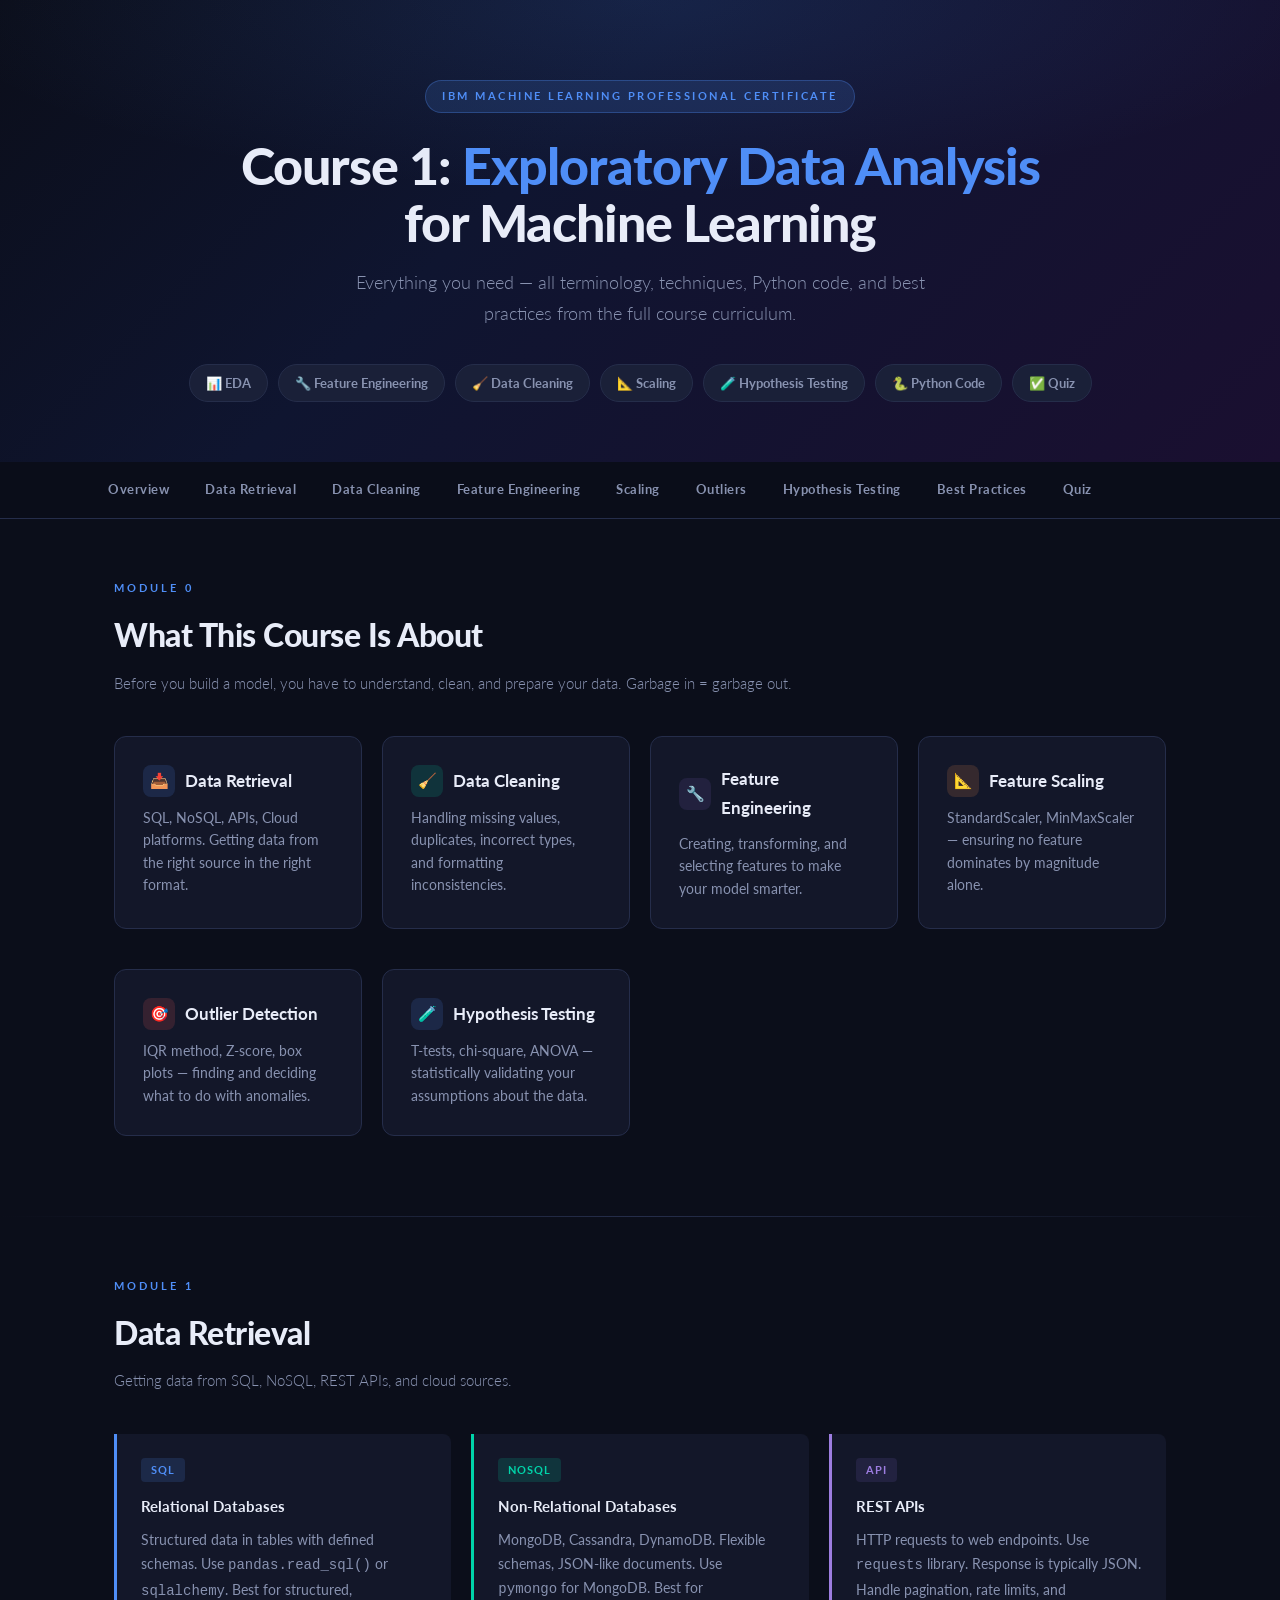
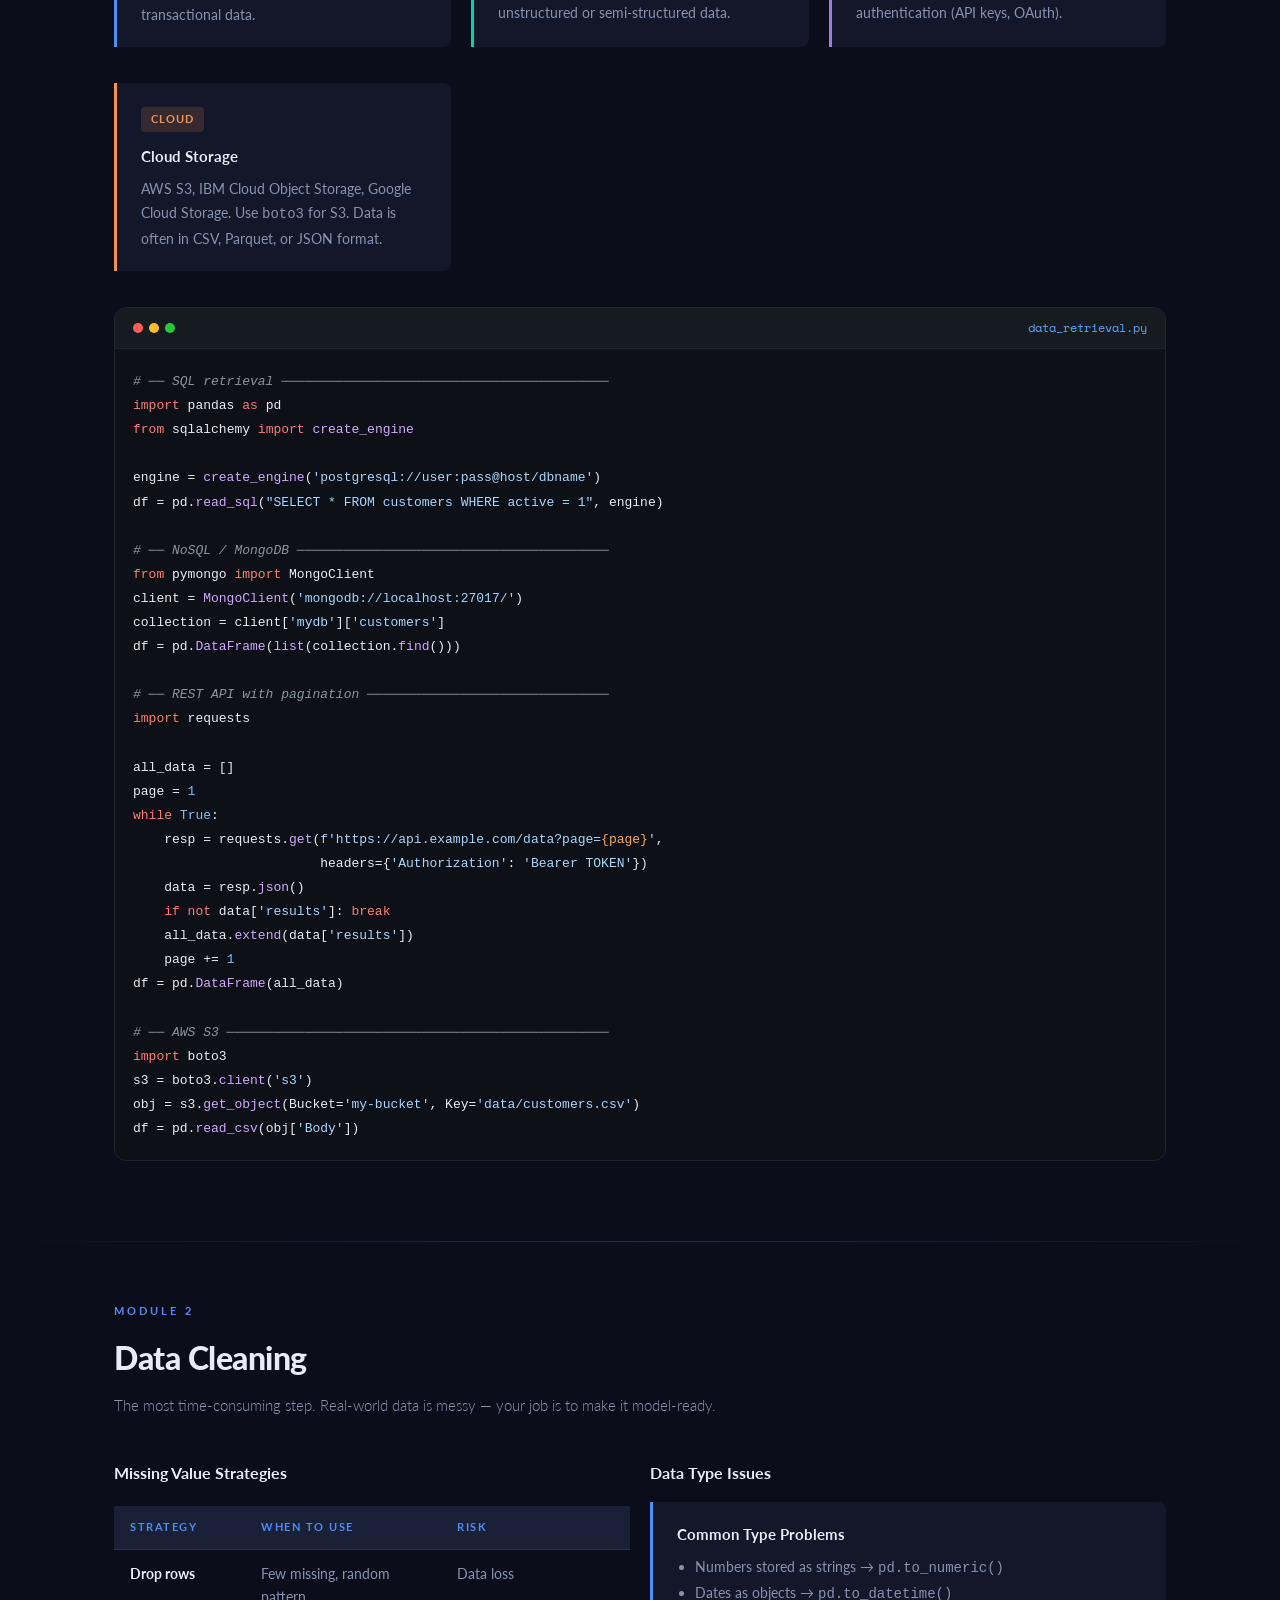
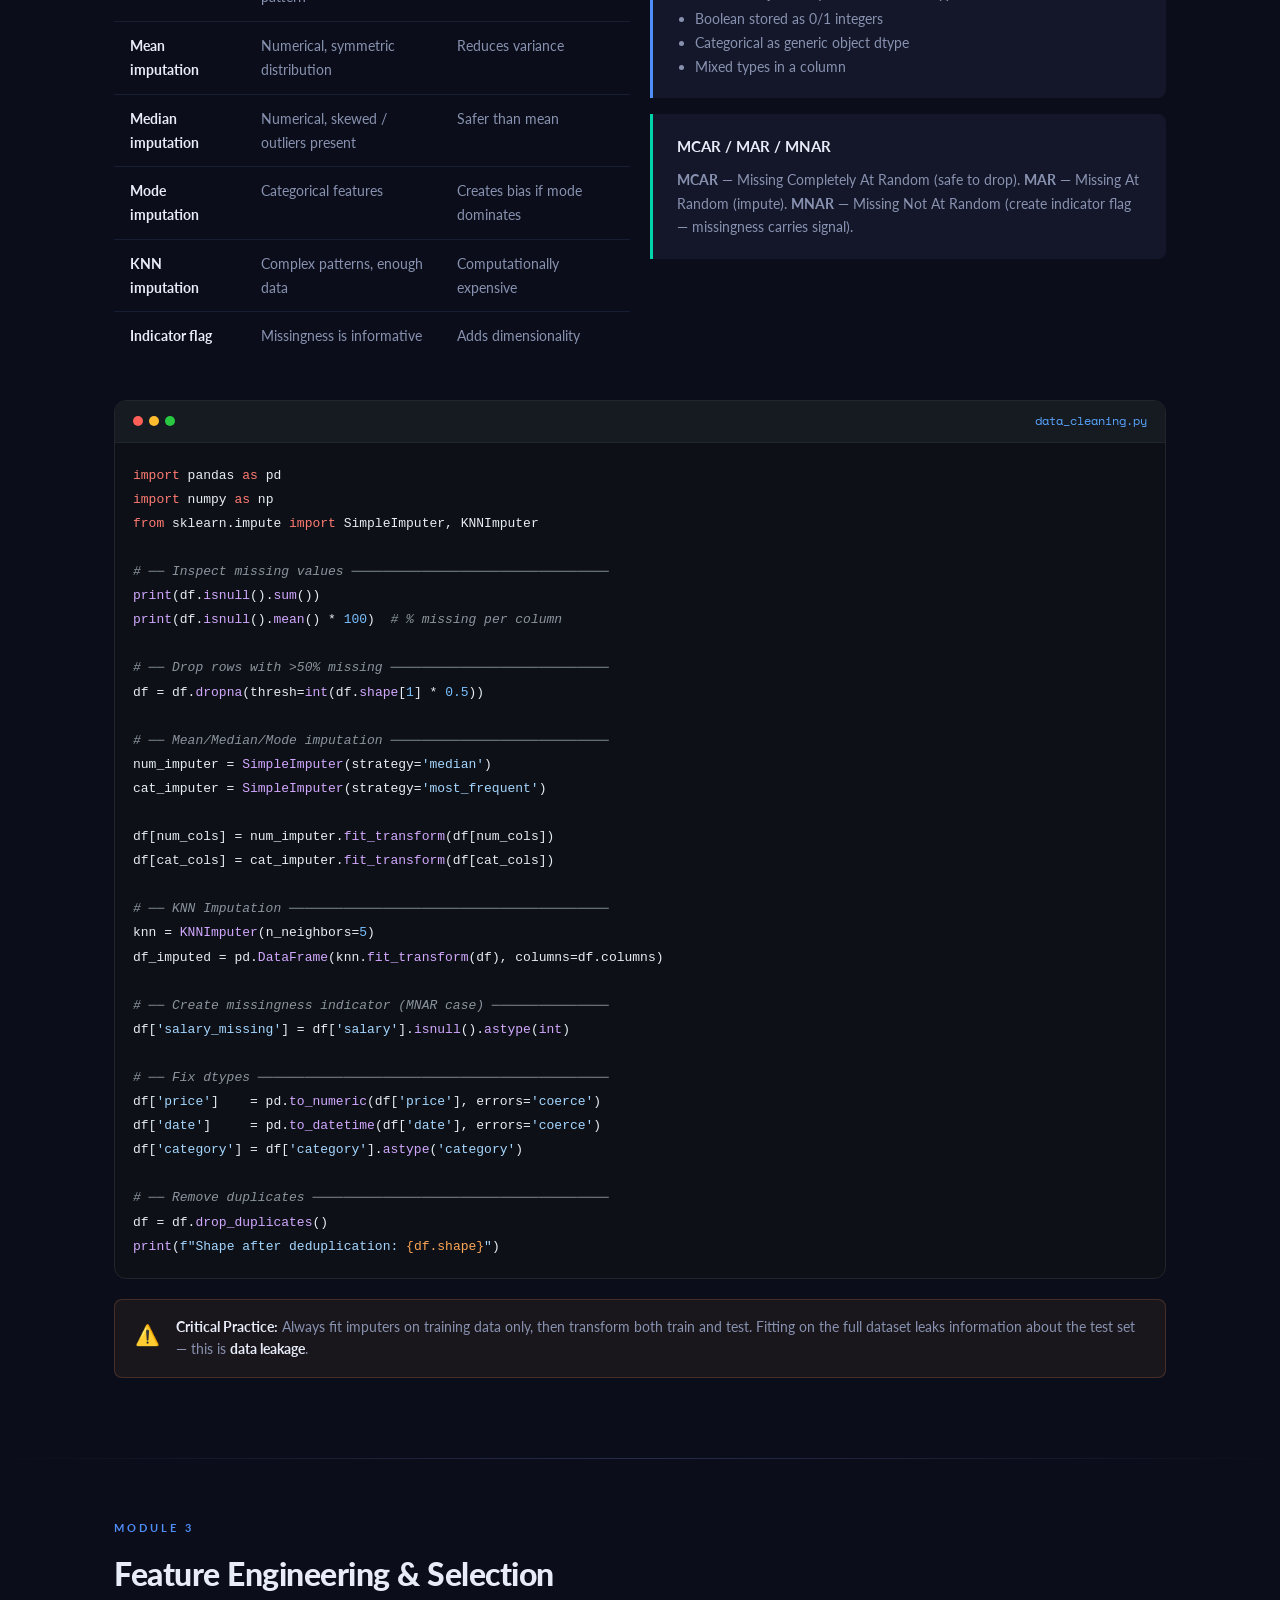
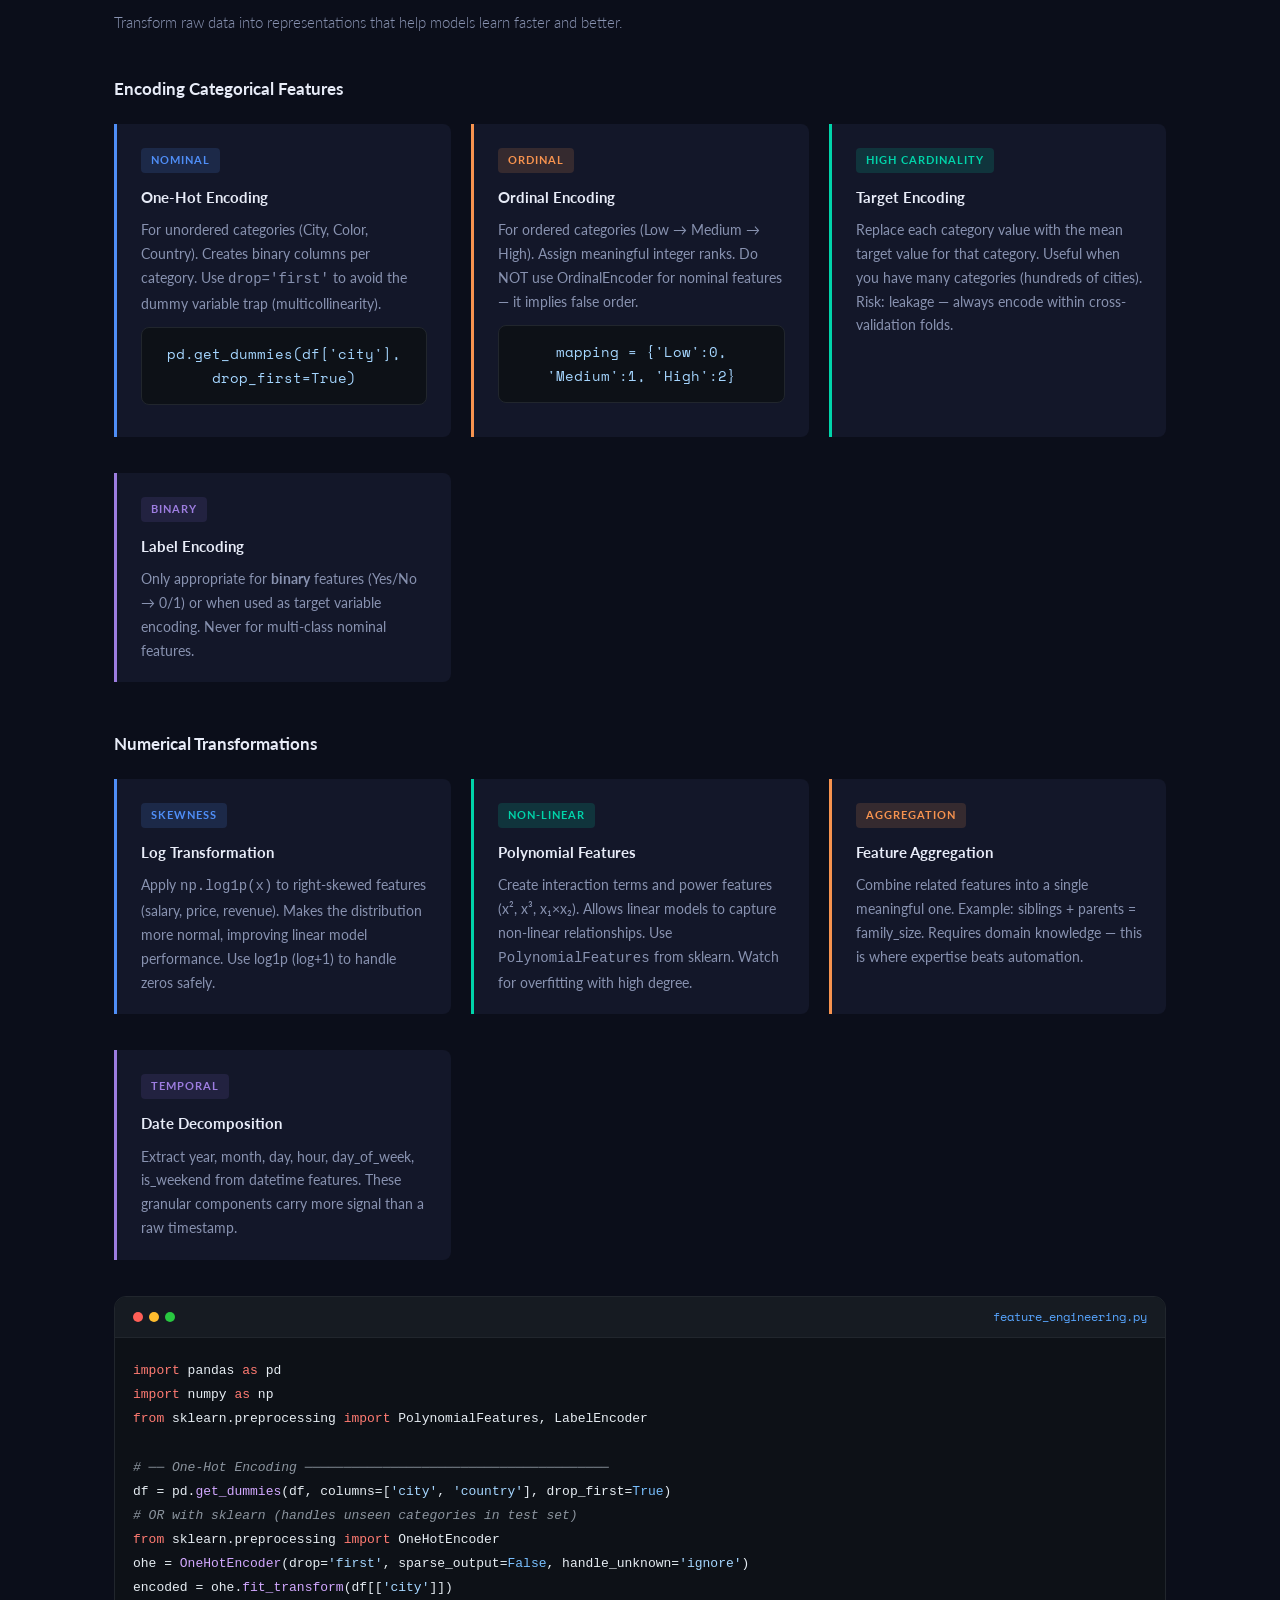
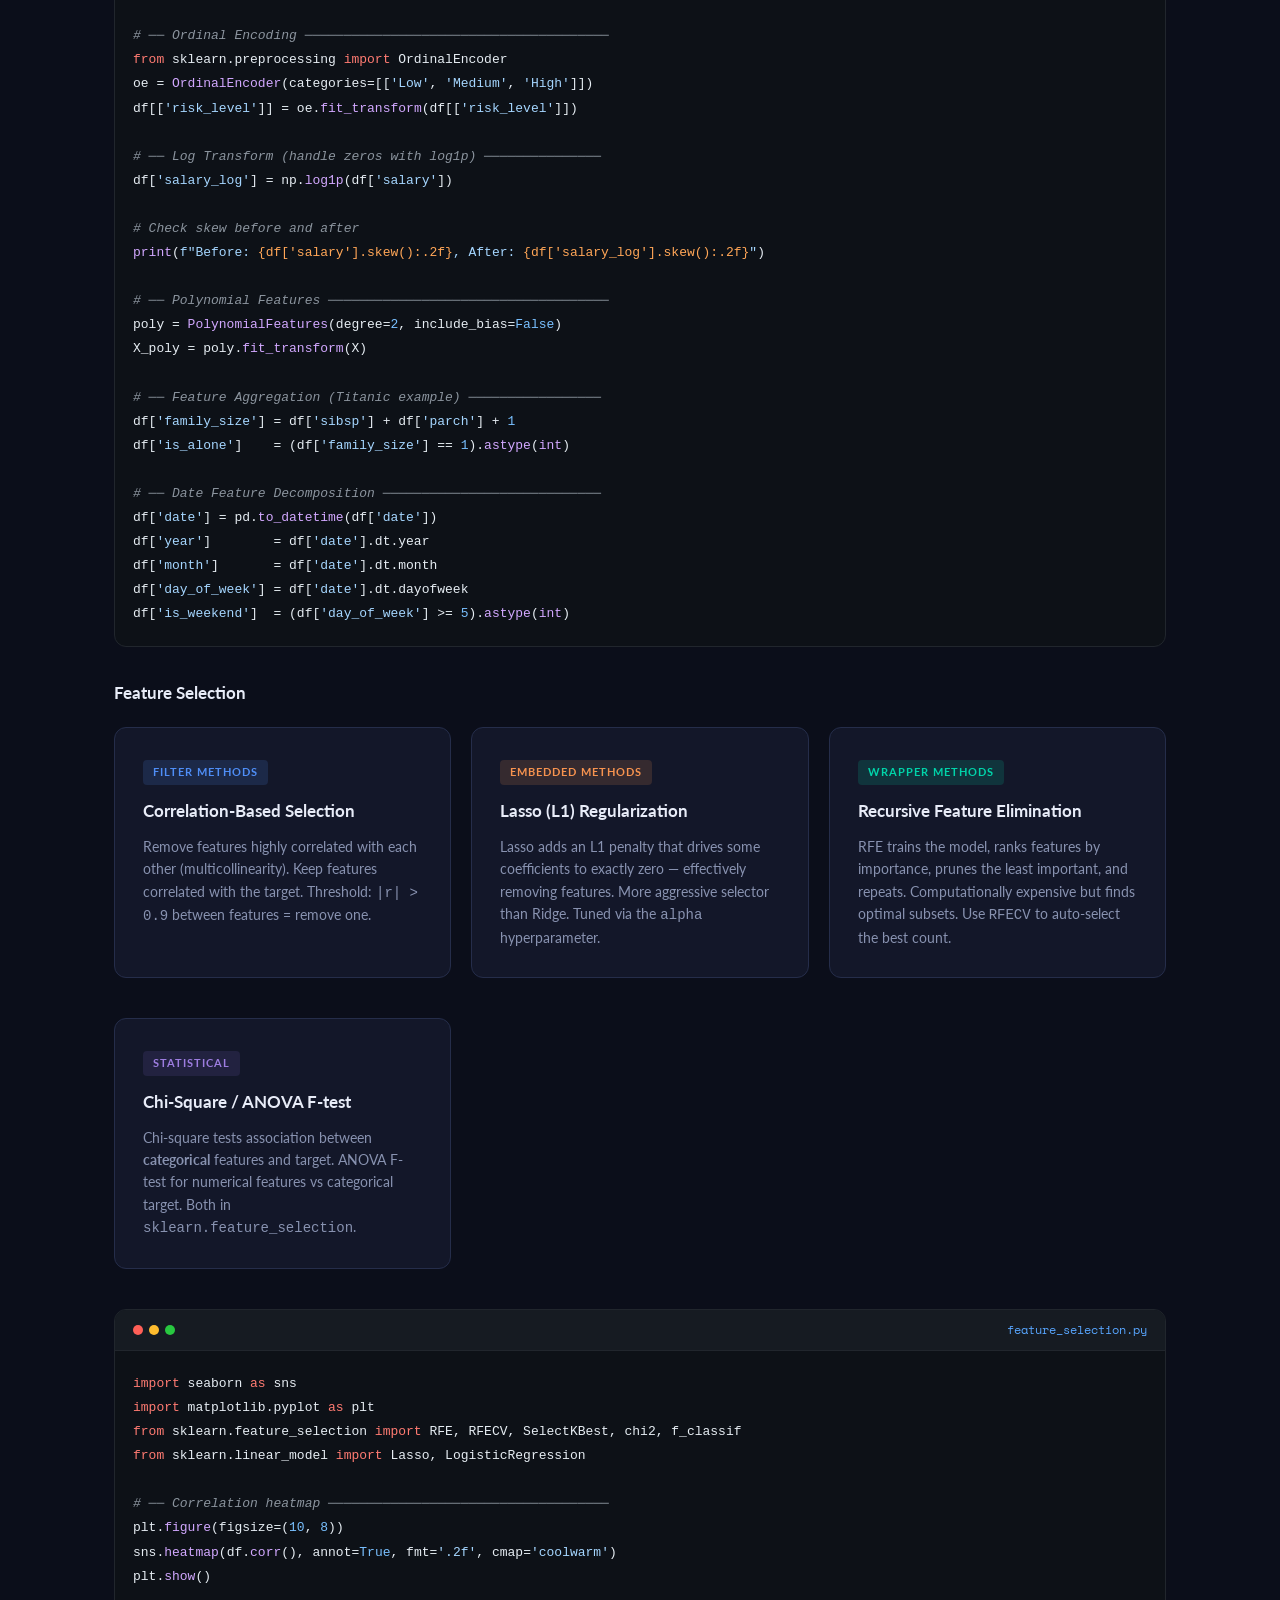
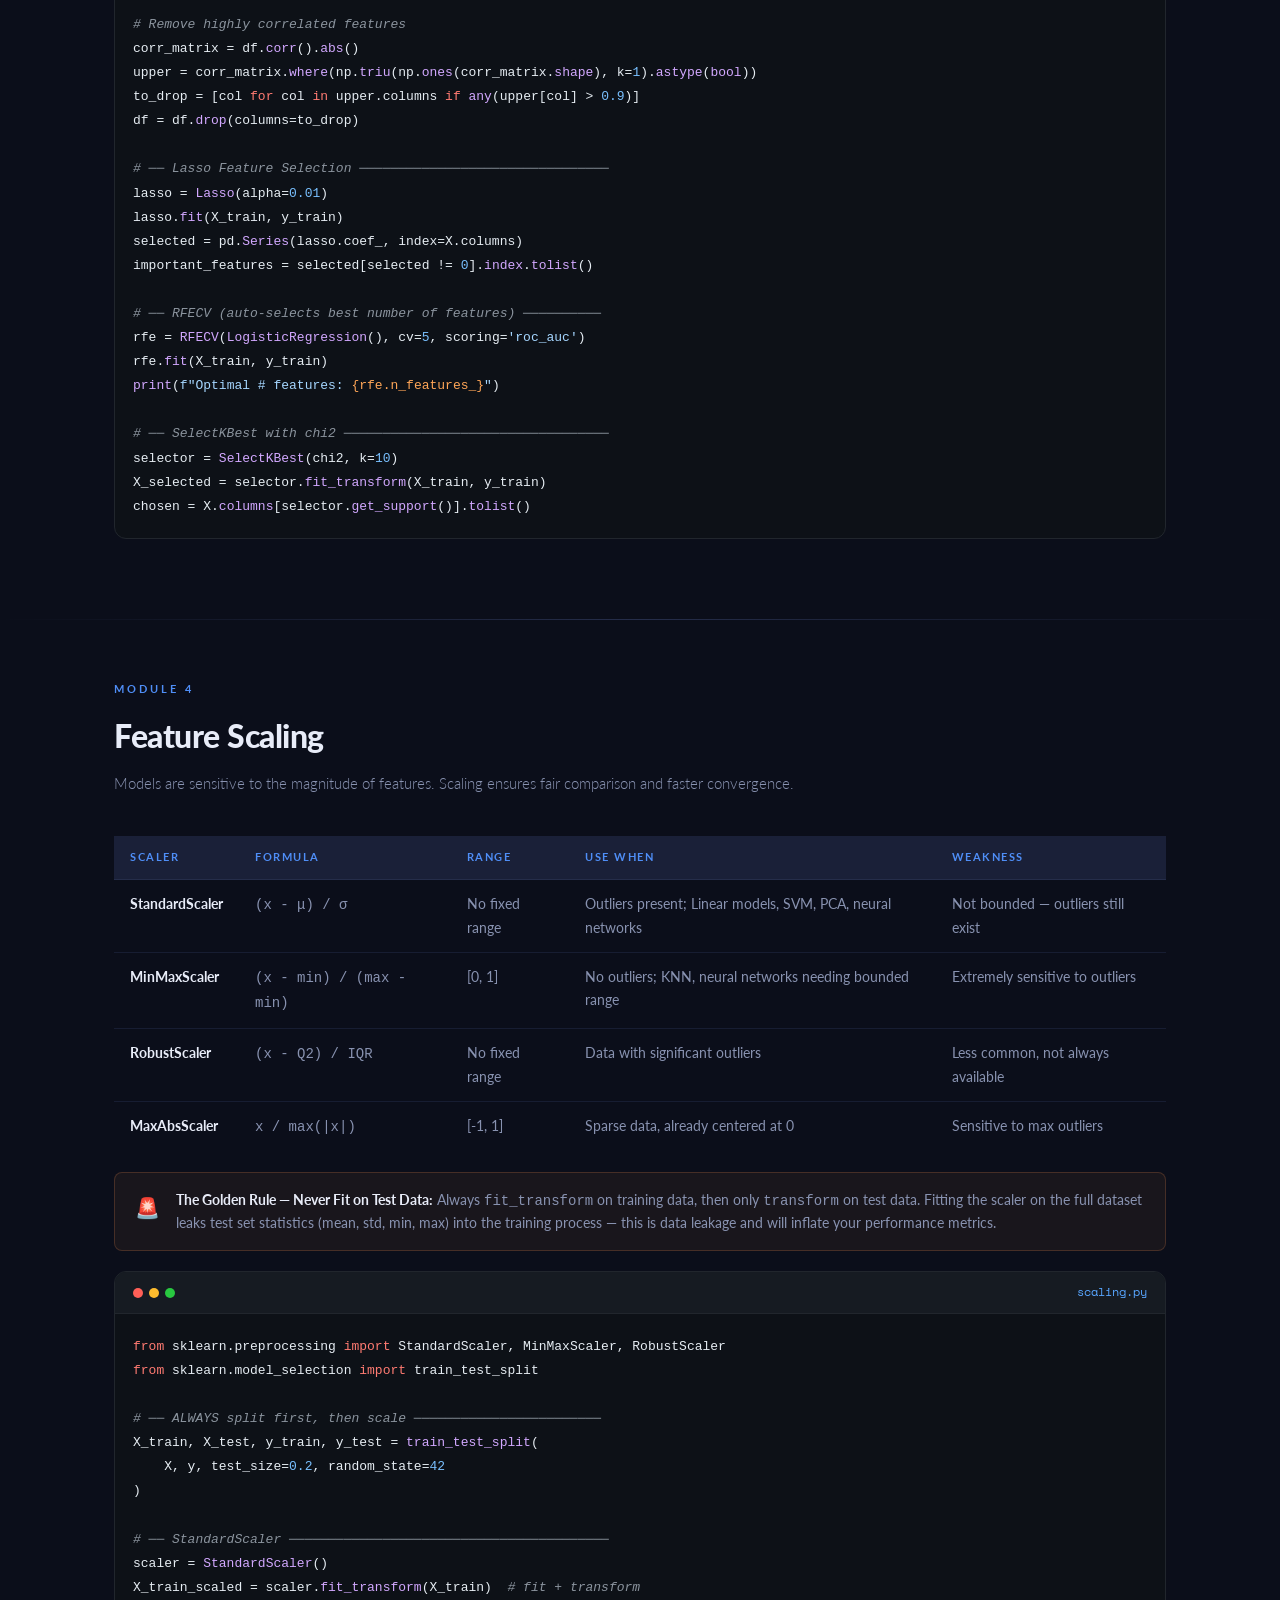
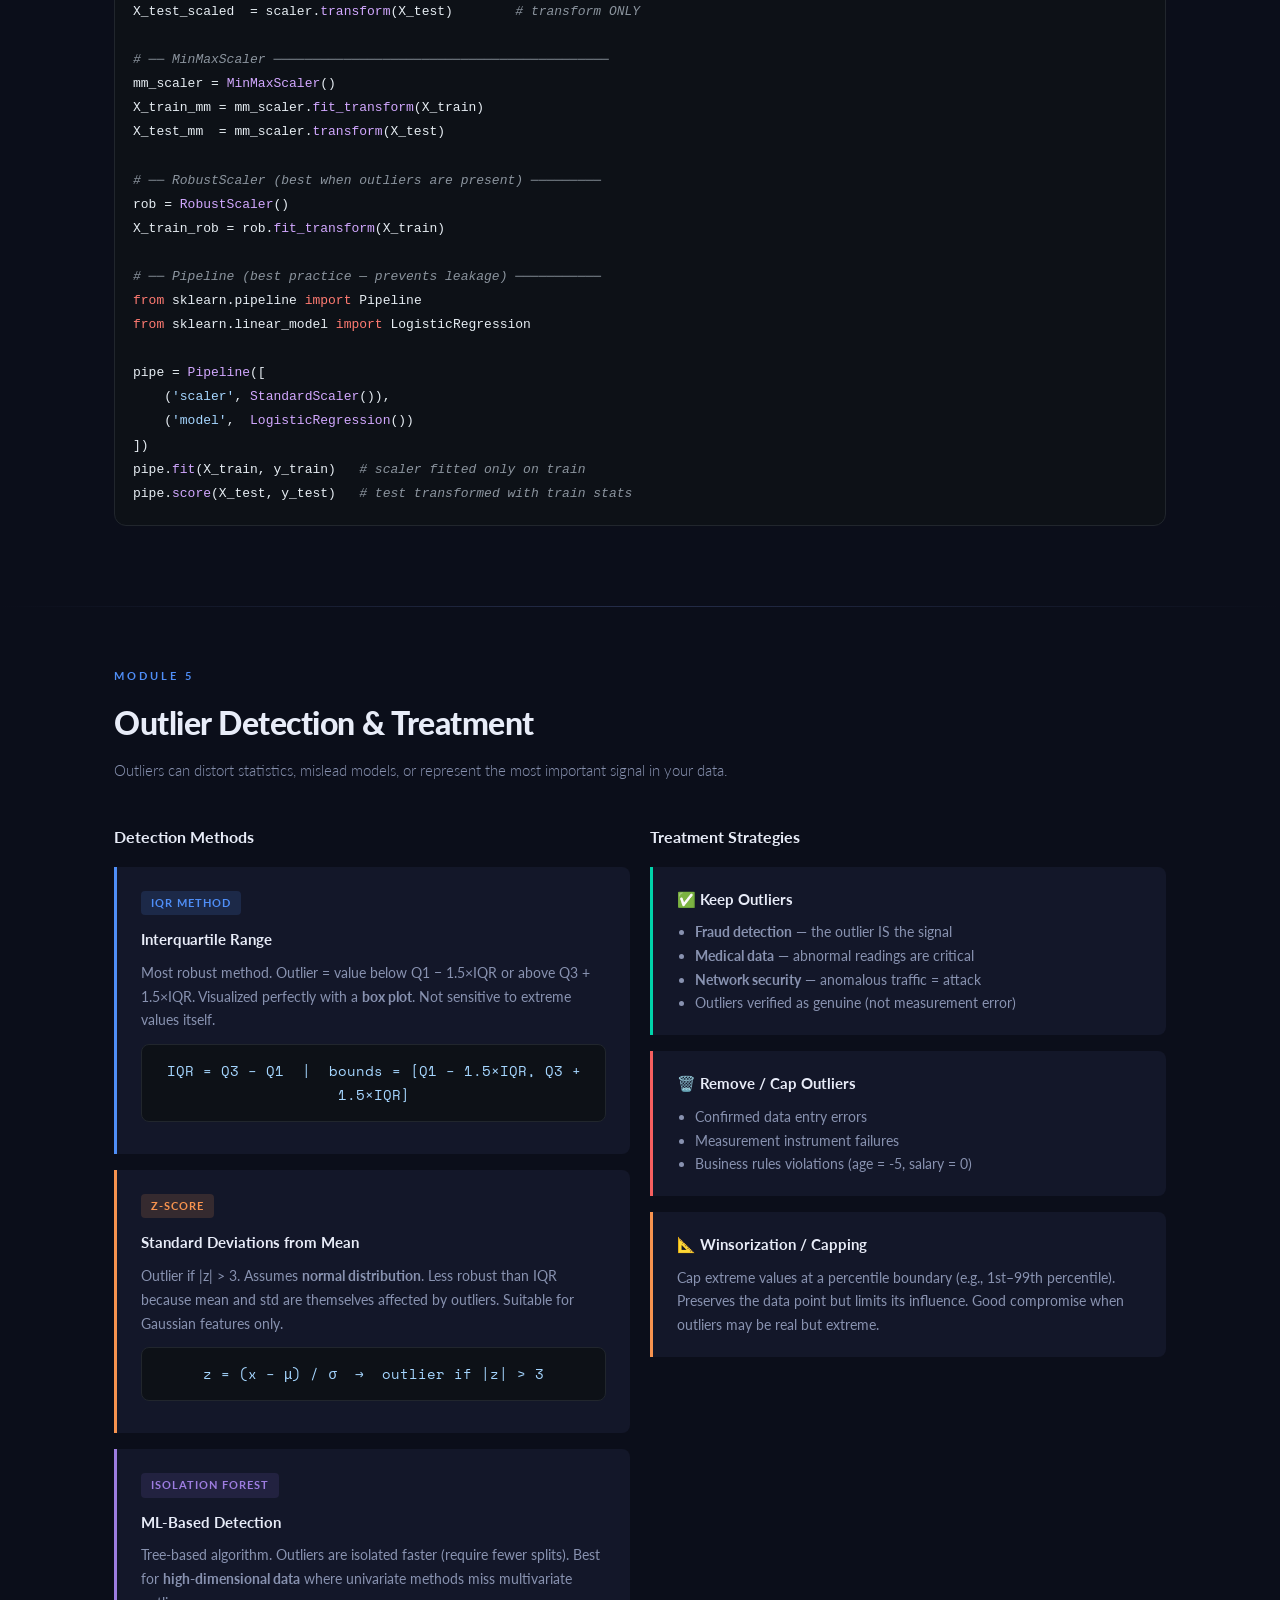
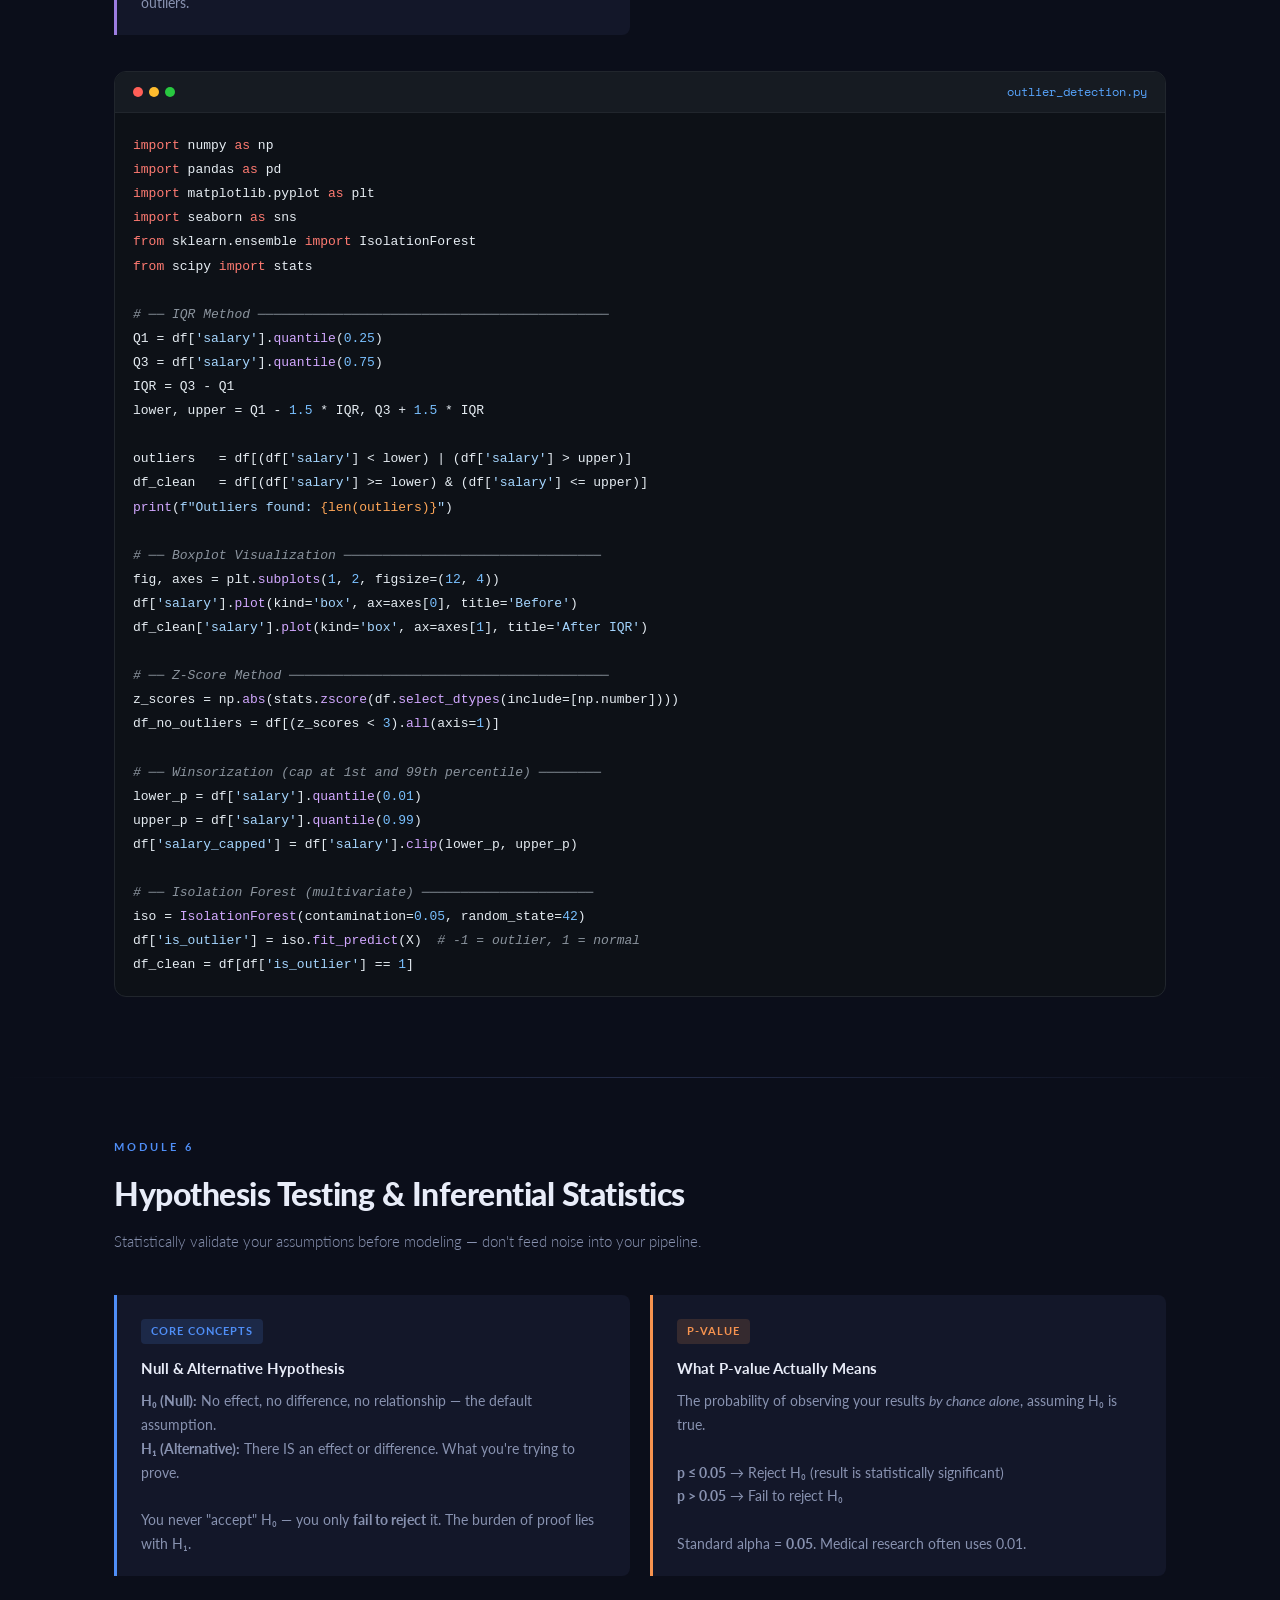
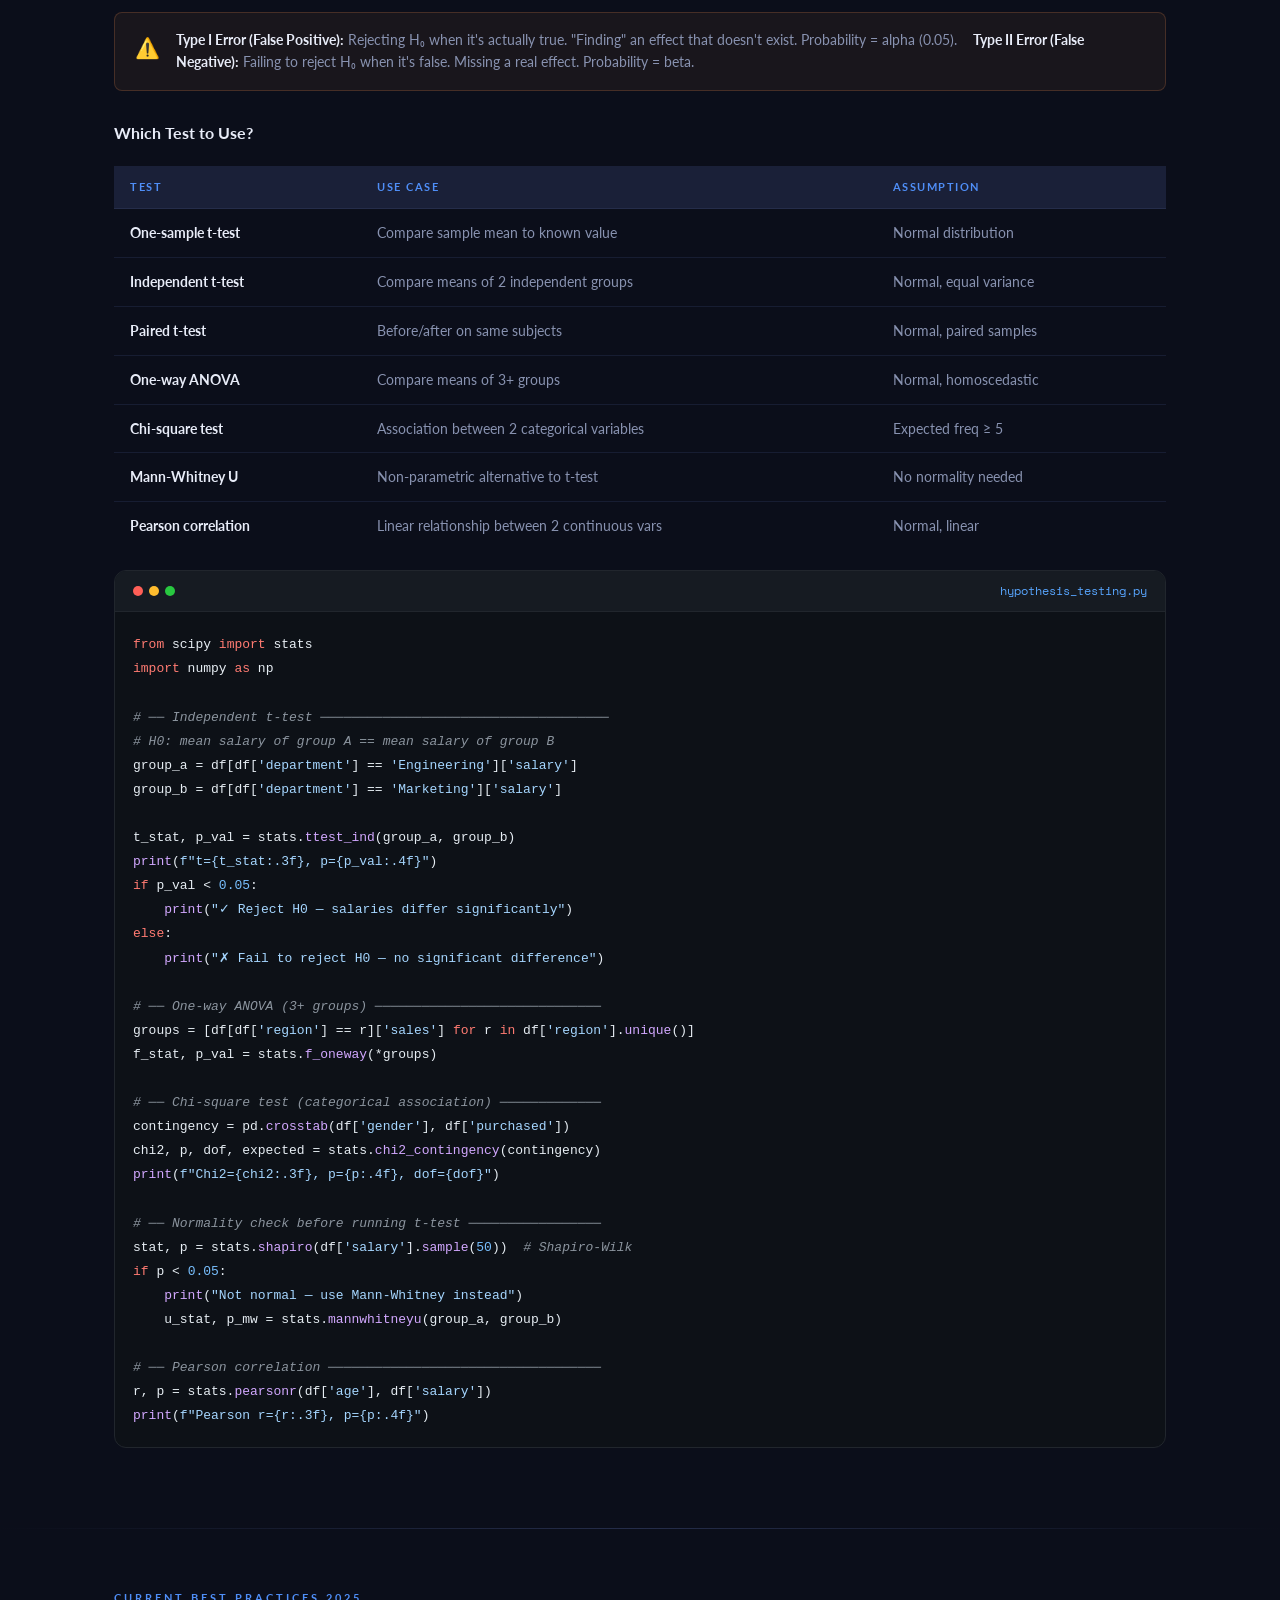
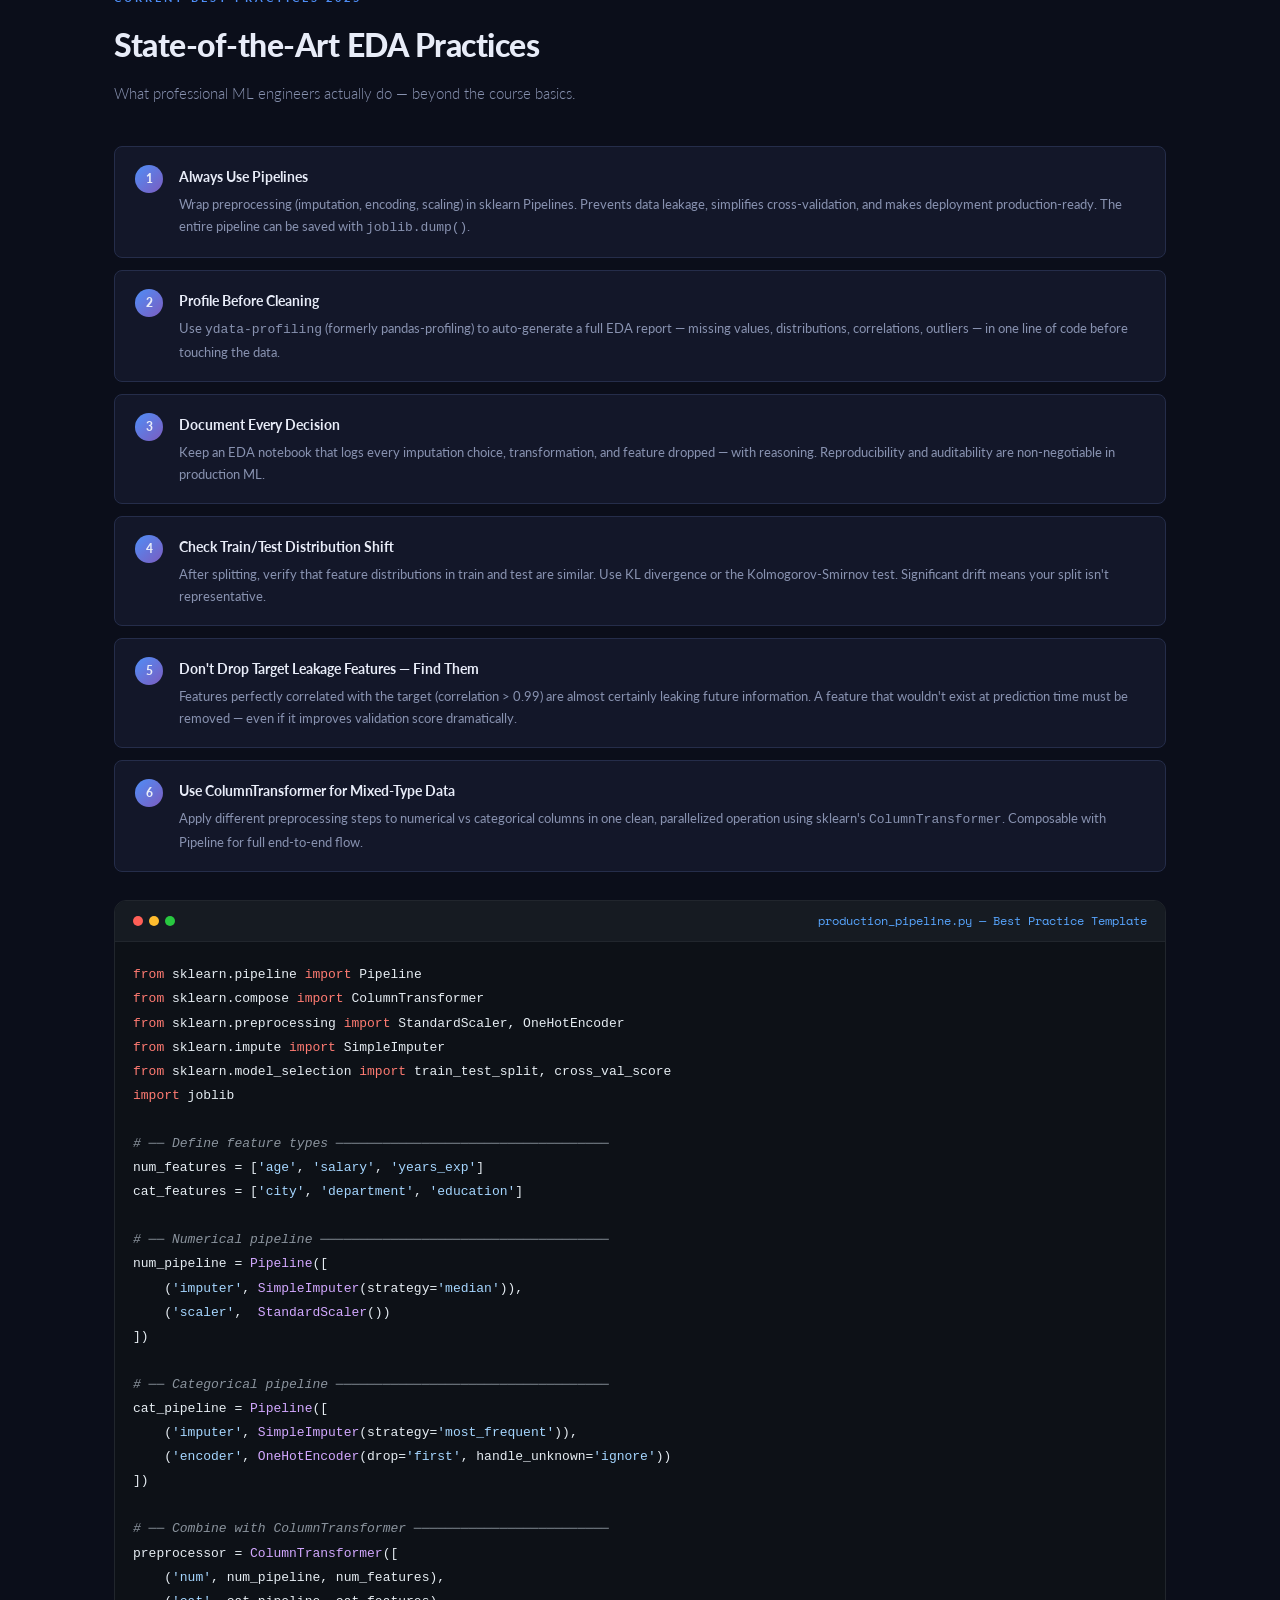
<file: course1.html>
<!DOCTYPE html>
<html lang="en">
<head>
<meta charset="UTF-8">
<meta name="viewport" content="width=device-width, initial-scale=1.0">
<title>IBM ML Course 1 — Exploratory Data Analysis for Machine Learning</title>
<link href="https://fonts.googleapis.com/css2?family=Lato:ital,wght@0,300;0,400;0,700;0,900;1,300;1,400&family=Space+Mono:wght@400;700&display=swap" rel="stylesheet">
<style>
  :root {
    --bg: #0b0e1a;
    --surface: #131729;
    --surface2: #1a2038;
    --border: #252d4a;
    --accent: #4f8ef7;
    --accent2: #7c5cbf;
    --accent3: #00d4aa;
    --accent4: #f7934f;
    --text: #e8ecf8;
    --text-muted: #8892b0;
    --text-dim: #4a5578;
    --code-bg: #0d1117;
    --correct: #00d4aa;
    --wrong: #f75f5f;
    --warn: #f7934f;
    --radius: 12px;
    --radius-sm: 8px;
  }

  * { box-sizing: border-box; margin: 0; padding: 0; }

  html { scroll-behavior: smooth; }

  body {
    font-family: 'Lato', sans-serif;
    background: var(--bg);
    color: var(--text);
    line-height: 1.7;
    font-size: 16px;
  }

  /* ── HERO ── */
  .hero {
    background: linear-gradient(135deg, #0b0e1a 0%, #0f1530 40%, #1a0f30 100%);
    padding: 80px 24px 60px;
    text-align: center;
    position: relative;
    overflow: hidden;
  }
  .hero::before {
    content: '';
    position: absolute;
    inset: 0;
    background: radial-gradient(ellipse 80% 60% at 50% 0%, rgba(79,142,247,0.12) 0%, transparent 70%);
    pointer-events: none;
  }
  .hero-badge {
    display: inline-block;
    background: rgba(79,142,247,0.15);
    border: 1px solid rgba(79,142,247,0.3);
    color: var(--accent);
    font-size: 11px;
    font-weight: 700;
    letter-spacing: 2.5px;
    text-transform: uppercase;
    padding: 6px 16px;
    border-radius: 20px;
    margin-bottom: 24px;
  }
  .hero h1 {
    font-size: clamp(28px, 5vw, 52px);
    font-weight: 900;
    line-height: 1.1;
    margin-bottom: 16px;
    letter-spacing: -1px;
  }
  .hero h1 span { color: var(--accent); }
  .hero p {
    font-size: 18px;
    color: var(--text-muted);
    max-width: 600px;
    margin: 0 auto 36px;
    font-weight: 300;
  }
  .hero-pills {
    display: flex;
    flex-wrap: wrap;
    gap: 10px;
    justify-content: center;
  }
  .pill {
    background: var(--surface2);
    border: 1px solid var(--border);
    color: var(--text-muted);
    font-size: 13px;
    font-weight: 700;
    padding: 7px 16px;
    border-radius: 20px;
  }

  /* ── NAV ── */
  .sticky-nav {
    position: sticky;
    top: 0;
    z-index: 100;
    background: rgba(11,14,26,0.95);
    backdrop-filter: blur(12px);
    border-bottom: 1px solid var(--border);
    padding: 0 24px;
    overflow-x: auto;
    white-space: nowrap;
  }
  .sticky-nav ul {
    display: flex;
    gap: 0;
    list-style: none;
    max-width: 1100px;
    margin: 0 auto;
  }
  .sticky-nav a {
    display: block;
    padding: 16px 18px;
    color: var(--text-muted);
    text-decoration: none;
    font-size: 13px;
    font-weight: 700;
    letter-spacing: 0.5px;
    transition: color 0.2s;
    border-bottom: 2px solid transparent;
  }
  .sticky-nav a:hover { color: var(--accent); border-bottom-color: var(--accent); }

  /* ── LAYOUT ── */
  .container { max-width: 1100px; margin: 0 auto; padding: 60px 24px; }
  .section-label {
    font-size: 11px;
    font-weight: 700;
    letter-spacing: 3px;
    text-transform: uppercase;
    color: var(--accent);
    margin-bottom: 10px;
  }
  .section-title {
    font-size: clamp(22px, 3vw, 32px);
    font-weight: 900;
    margin-bottom: 8px;
    letter-spacing: -0.5px;
  }
  .section-sub {
    color: var(--text-muted);
    font-size: 15px;
    margin-bottom: 40px;
    font-weight: 300;
  }

  /* ── CARDS ── */
  .card {
    background: var(--surface);
    border: 1px solid var(--border);
    border-radius: var(--radius);
    padding: 28px;
    margin-bottom: 20px;
    transition: border-color 0.2s, box-shadow 0.2s;
  }
  .card:hover { border-color: rgba(79,142,247,0.4); box-shadow: 0 4px 24px rgba(79,142,247,0.08); }
  .card h3 {
    font-size: 17px;
    font-weight: 700;
    margin-bottom: 10px;
    display: flex;
    align-items: center;
    gap: 10px;
  }
  .card h3 .icon {
    width: 32px; height: 32px;
    border-radius: 8px;
    display: flex; align-items: center; justify-content: center;
    font-size: 15px;
    flex-shrink: 0;
  }
  .card p { color: var(--text-muted); font-size: 14px; line-height: 1.6; }
  .card ul { color: var(--text-muted); font-size: 14px; padding-left: 20px; }
  .card ul li { margin-bottom: 5px; }

  .grid-2 { display: grid; grid-template-columns: repeat(auto-fit, minmax(300px, 1fr)); gap: 20px; }
  .grid-3 { display: grid; grid-template-columns: repeat(auto-fit, minmax(240px, 1fr)); gap: 20px; }

  /* ── TAG ── */
  .tag {
    display: inline-block;
    font-size: 11px;
    font-weight: 700;
    letter-spacing: 1px;
    text-transform: uppercase;
    padding: 3px 10px;
    border-radius: 4px;
    margin-bottom: 12px;
  }
  .tag-blue { background: rgba(79,142,247,0.15); color: var(--accent); }
  .tag-purple { background: rgba(124,92,191,0.15); color: #9d7de0; }
  .tag-green { background: rgba(0,212,170,0.15); color: var(--accent3); }
  .tag-orange { background: rgba(247,147,79,0.15); color: var(--accent4); }
  .tag-red { background: rgba(247,95,95,0.15); color: #f75f5f; }

  /* ── CONCEPT BLOCKS ── */
  .concept-block {
    background: var(--surface);
    border-left: 3px solid var(--accent);
    border-radius: 0 var(--radius-sm) var(--radius-sm) 0;
    padding: 20px 24px;
    margin-bottom: 16px;
  }
  .concept-block.green { border-left-color: var(--accent3); }
  .concept-block.orange { border-left-color: var(--accent4); }
  .concept-block.purple { border-left-color: #9d7de0; }
  .concept-block.red { border-left-color: #f75f5f; }
  .concept-block h4 { font-size: 15px; font-weight: 700; margin-bottom: 8px; }
  .concept-block p { color: var(--text-muted); font-size: 14px; }

  /* ── CALLOUT ── */
  .callout {
    display: flex;
    gap: 16px;
    background: rgba(79,142,247,0.06);
    border: 1px solid rgba(79,142,247,0.2);
    border-radius: var(--radius-sm);
    padding: 16px 20px;
    margin: 20px 0;
  }
  .callout.warn { background: rgba(247,147,79,0.06); border-color: rgba(247,147,79,0.2); }
  .callout.success { background: rgba(0,212,170,0.06); border-color: rgba(0,212,170,0.2); }
  .callout-icon { font-size: 20px; flex-shrink: 0; margin-top: 1px; }
  .callout-body { font-size: 14px; color: var(--text-muted); line-height: 1.6; }
  .callout-body strong { color: var(--text); }

  /* ── CODE ── */
  .code-block {
    background: var(--code-bg);
    border: 1px solid #21262d;
    border-radius: var(--radius);
    overflow: hidden;
    margin: 20px 0;
  }
  .code-header {
    display: flex;
    align-items: center;
    justify-content: space-between;
    padding: 10px 18px;
    background: #161b22;
    border-bottom: 1px solid #21262d;
  }
  .code-title {
    font-family: 'Space Mono', monospace;
    font-size: 12px;
    color: #58a6ff;
  }
  .code-dots { display: flex; gap: 6px; }
  .code-dot { width: 10px; height: 10px; border-radius: 50%; }
  .code-dot:nth-child(1) { background: #ff5f57; }
  .code-dot:nth-child(2) { background: #febc2e; }
  .code-dot:nth-child(3) { background: #28c840; }
  .code-block pre {
    padding: 20px 18px;
    overflow-x: auto;
    font-family: 'Space Mono', monospace;
    font-size: 13px;
    line-height: 1.7;
  }
  .code-block code { color: #e6edf3; }
  .kw { color: #ff7b72; }
  .fn { color: #d2a8ff; }
  .st { color: #a5d6ff; }
  .cm { color: #8b949e; font-style: italic; }
  .nm { color: #79c0ff; }
  .op { color: #ff7b72; }
  .va { color: #ffa657; }

  /* ── COMPARISON TABLE ── */
  .table-wrap { overflow-x: auto; margin: 20px 0; }
  table { width: 100%; border-collapse: collapse; font-size: 14px; }
  th {
    background: var(--surface2);
    color: var(--accent);
    font-size: 11px;
    letter-spacing: 1.5px;
    text-transform: uppercase;
    padding: 12px 16px;
    text-align: left;
    border-bottom: 1px solid var(--border);
  }
  td { padding: 12px 16px; border-bottom: 1px solid rgba(37,45,74,0.5); color: var(--text-muted); vertical-align: top; }
  tr:last-child td { border-bottom: none; }
  tr:hover td { background: rgba(79,142,247,0.04); }
  td strong { color: var(--text); }

  /* ── ACCORDION ── */
  details {
    background: var(--surface);
    border: 1px solid var(--border);
    border-radius: var(--radius-sm);
    margin-bottom: 10px;
    overflow: hidden;
  }
  summary {
    padding: 16px 20px;
    font-weight: 700;
    font-size: 15px;
    cursor: pointer;
    list-style: none;
    display: flex;
    align-items: center;
    justify-content: space-between;
    transition: background 0.2s;
  }
  summary:hover { background: var(--surface2); }
  summary::after { content: '+'; font-size: 20px; color: var(--accent); font-weight: 300; }
  details[open] summary::after { content: '−'; }
  details[open] summary { border-bottom: 1px solid var(--border); }
  .details-body { padding: 20px; color: var(--text-muted); font-size: 14px; line-height: 1.7; }

  /* ── QUIZ ── */
  #quiz { background: linear-gradient(180deg, var(--bg) 0%, #0d1030 100%); }
  .quiz-progress {
    display: flex;
    align-items: center;
    gap: 16px;
    margin-bottom: 32px;
  }
  .progress-bar {
    flex: 1;
    height: 4px;
    background: var(--surface2);
    border-radius: 2px;
    overflow: hidden;
  }
  .progress-fill {
    height: 100%;
    background: linear-gradient(90deg, var(--accent), var(--accent3));
    border-radius: 2px;
    transition: width 0.4s ease;
  }
  .quiz-counter { font-size: 13px; color: var(--text-muted); font-weight: 700; white-space: nowrap; }

  .question-card {
    background: var(--surface);
    border: 1px solid var(--border);
    border-radius: var(--radius);
    padding: 32px;
    margin-bottom: 24px;
    display: none;
    animation: fadeIn 0.3s ease;
  }
  .question-card.active { display: block; }
  @keyframes fadeIn { from { opacity: 0; transform: translateY(8px); } to { opacity: 1; transform: translateY(0); } }

  .q-meta {
    display: flex;
    gap: 10px;
    align-items: center;
    margin-bottom: 20px;
  }
  .q-num {
    font-family: 'Space Mono', monospace;
    font-size: 11px;
    color: var(--accent);
    background: rgba(79,142,247,0.1);
    padding: 3px 10px;
    border-radius: 4px;
  }
  .q-topic {
    font-size: 11px;
    color: var(--text-dim);
    font-weight: 700;
    text-transform: uppercase;
    letter-spacing: 1px;
  }
  .q-text { font-size: 16px; font-weight: 700; margin-bottom: 24px; line-height: 1.5; }

  .options { display: flex; flex-direction: column; gap: 10px; }
  .option {
    background: var(--surface2);
    border: 1px solid var(--border);
    border-radius: var(--radius-sm);
    padding: 14px 18px;
    cursor: pointer;
    font-size: 14px;
    transition: all 0.2s;
    display: flex;
    align-items: flex-start;
    gap: 12px;
    text-align: left;
    color: var(--text);
  }
  .option:hover:not(.disabled) { border-color: var(--accent); background: rgba(79,142,247,0.08); }
  .option.correct { border-color: var(--correct); background: rgba(0,212,170,0.1); }
  .option.wrong { border-color: var(--wrong); background: rgba(247,95,95,0.1); }
  .option.disabled { cursor: default; }
  .opt-letter {
    width: 24px; height: 24px;
    border-radius: 6px;
    background: var(--border);
    display: flex; align-items: center; justify-content: center;
    font-size: 12px;
    font-weight: 700;
    flex-shrink: 0;
    font-family: 'Space Mono', monospace;
  }
  .option.correct .opt-letter { background: var(--correct); color: #000; }
  .option.wrong .opt-letter { background: var(--wrong); color: #fff; }

  .explanation {
    margin-top: 16px;
    padding: 16px;
    background: rgba(0,212,170,0.06);
    border: 1px solid rgba(0,212,170,0.2);
    border-radius: var(--radius-sm);
    font-size: 14px;
    color: var(--text-muted);
    display: none;
    line-height: 1.6;
  }
  .explanation strong { color: var(--accent3); }
  .explanation.show { display: block; }

  .quiz-actions { display: flex; justify-content: flex-end; margin-top: 20px; }
  .btn {
    padding: 11px 28px;
    border-radius: var(--radius-sm);
    font-size: 14px;
    font-weight: 700;
    font-family: 'Lato', sans-serif;
    cursor: pointer;
    border: none;
    transition: all 0.2s;
    letter-spacing: 0.5px;
  }
  .btn-primary { background: var(--accent); color: #fff; }
  .btn-primary:hover { background: #6ea4ff; transform: translateY(-1px); }
  .btn-primary:disabled { opacity: 0.4; cursor: not-allowed; transform: none; }

  .score-card {
    background: var(--surface);
    border: 1px solid var(--border);
    border-radius: var(--radius);
    padding: 48px 32px;
    text-align: center;
    display: none;
  }
  .score-card.show { display: block; animation: fadeIn 0.4s ease; }
  .score-number {
    font-size: 72px;
    font-weight: 900;
    background: linear-gradient(135deg, var(--accent), var(--accent3));
    -webkit-background-clip: text;
    -webkit-text-fill-color: transparent;
    line-height: 1;
    margin: 16px 0;
  }
  .score-label { color: var(--text-muted); font-size: 15px; margin-bottom: 24px; }
  .score-msg { font-size: 22px; font-weight: 700; margin-bottom: 8px; }
  .btn-restart {
    background: var(--surface2);
    color: var(--text);
    border: 1px solid var(--border);
    margin-top: 24px;
  }
  .btn-restart:hover { border-color: var(--accent); color: var(--accent); }

  /* ── FORMULA BLOCKS ── */
  .formula {
    background: var(--code-bg);
    border: 1px solid #21262d;
    border-radius: var(--radius-sm);
    padding: 14px 20px;
    font-family: 'Space Mono', monospace;
    font-size: 14px;
    color: #a5d6ff;
    margin: 12px 0;
    text-align: center;
  }

  /* ── BEST PRACTICE CARDS ── */
  .bp-card {
    display: flex;
    gap: 16px;
    background: var(--surface);
    border: 1px solid var(--border);
    border-radius: var(--radius-sm);
    padding: 18px 20px;
    margin-bottom: 12px;
    align-items: flex-start;
  }
  .bp-num {
    width: 28px; height: 28px;
    border-radius: 50%;
    background: linear-gradient(135deg, var(--accent), var(--accent2));
    display: flex; align-items: center; justify-content: center;
    font-size: 12px;
    font-weight: 900;
    flex-shrink: 0;
  }
  .bp-content h4 { font-size: 14px; font-weight: 700; margin-bottom: 4px; }
  .bp-content p { font-size: 13px; color: var(--text-muted); }

  /* ── DIVIDER ── */
  .divider {
    height: 1px;
    background: linear-gradient(90deg, transparent, var(--border), transparent);
    margin: 0;
  }

  /* ── FOOTER ── */
  footer {
    background: var(--surface);
    border-top: 1px solid var(--border);
    padding: 32px 24px;
    text-align: center;
    color: var(--text-dim);
    font-size: 13px;
  }
  footer span { color: var(--accent); }

  @media (max-width: 600px) {
    .container { padding: 40px 16px; }
    .hero { padding: 60px 16px 40px; }
    .question-card { padding: 20px; }
  }
</style>
</head>
<body>

<!-- HERO -->
<section class="hero">
  <div class="hero-badge">IBM Machine Learning Professional Certificate</div>
  <h1>Course 1: <span>Exploratory Data Analysis</span><br>for Machine Learning</h1>
  <p>Everything you need — all terminology, techniques, Python code, and best practices from the full course curriculum.</p>
  <div class="hero-pills">
    <span class="pill">📊 EDA</span>
    <span class="pill">🔧 Feature Engineering</span>
    <span class="pill">🧹 Data Cleaning</span>
    <span class="pill">📐 Scaling</span>
    <span class="pill">🧪 Hypothesis Testing</span>
    <span class="pill">🐍 Python Code</span>
    <span class="pill">✅ Quiz</span>
  </div>
</section>

<!-- NAV -->
<nav class="sticky-nav">
  <ul>
    <li><a href="#overview">Overview</a></li>
    <li><a href="#data-retrieval">Data Retrieval</a></li>
    <li><a href="#cleaning">Data Cleaning</a></li>
    <li><a href="#feature-eng">Feature Engineering</a></li>
    <li><a href="#scaling">Scaling</a></li>
    <li><a href="#outliers">Outliers</a></li>
    <li><a href="#hypothesis">Hypothesis Testing</a></li>
    <li><a href="#best-practices">Best Practices</a></li>
    <li><a href="#quiz">Quiz</a></li>
  </ul>
</nav>

<!-- OVERVIEW -->
<section id="overview">
<div class="container">
  <div class="section-label">Module 0</div>
  <h2 class="section-title">What This Course Is About</h2>
  <p class="section-sub">Before you build a model, you have to understand, clean, and prepare your data. Garbage in = garbage out.</p>

  <div class="grid-3">
    <div class="card">
      <h3><span class="icon" style="background:rgba(79,142,247,0.15)">📥</span> Data Retrieval</h3>
      <p>SQL, NoSQL, APIs, Cloud platforms. Getting data from the right source in the right format.</p>
    </div>
    <div class="card">
      <h3><span class="icon" style="background:rgba(0,212,170,0.15)">🧹</span> Data Cleaning</h3>
      <p>Handling missing values, duplicates, incorrect types, and formatting inconsistencies.</p>
    </div>
    <div class="card">
      <h3><span class="icon" style="background:rgba(124,92,191,0.15)">🔧</span> Feature Engineering</h3>
      <p>Creating, transforming, and selecting features to make your model smarter.</p>
    </div>
    <div class="card">
      <h3><span class="icon" style="background:rgba(247,147,79,0.15)">📐</span> Feature Scaling</h3>
      <p>StandardScaler, MinMaxScaler — ensuring no feature dominates by magnitude alone.</p>
    </div>
    <div class="card">
      <h3><span class="icon" style="background:rgba(247,95,95,0.15)">🎯</span> Outlier Detection</h3>
      <p>IQR method, Z-score, box plots — finding and deciding what to do with anomalies.</p>
    </div>
    <div class="card">
      <h3><span class="icon" style="background:rgba(79,142,247,0.15)">🧪</span> Hypothesis Testing</h3>
      <p>T-tests, chi-square, ANOVA — statistically validating your assumptions about the data.</p>
    </div>
  </div>
</div>
</section>

<div class="divider"></div>

<!-- DATA RETRIEVAL -->
<section id="data-retrieval">
<div class="container">
  <div class="section-label">Module 1</div>
  <h2 class="section-title">Data Retrieval</h2>
  <p class="section-sub">Getting data from SQL, NoSQL, REST APIs, and cloud sources.</p>

  <div class="grid-2">
    <div class="concept-block">
      <span class="tag tag-blue">SQL</span>
      <h4>Relational Databases</h4>
      <p>Structured data in tables with defined schemas. Use <code>pandas.read_sql()</code> or <code>sqlalchemy</code>. Best for structured, transactional data.</p>
    </div>
    <div class="concept-block green">
      <span class="tag tag-green">NoSQL</span>
      <h4>Non-Relational Databases</h4>
      <p>MongoDB, Cassandra, DynamoDB. Flexible schemas, JSON-like documents. Use <code>pymongo</code> for MongoDB. Best for unstructured or semi-structured data.</p>
    </div>
    <div class="concept-block purple">
      <span class="tag tag-purple">API</span>
      <h4>REST APIs</h4>
      <p>HTTP requests to web endpoints. Use <code>requests</code> library. Response is typically JSON. Handle pagination, rate limits, and authentication (API keys, OAuth).</p>
    </div>
    <div class="concept-block orange">
      <span class="tag tag-orange">Cloud</span>
      <h4>Cloud Storage</h4>
      <p>AWS S3, IBM Cloud Object Storage, Google Cloud Storage. Use <code>boto3</code> for S3. Data is often in CSV, Parquet, or JSON format.</p>
    </div>
  </div>

  <div class="code-block">
    <div class="code-header">
      <div class="code-dots"><div class="code-dot"></div><div class="code-dot"></div><div class="code-dot"></div></div>
      <span class="code-title">data_retrieval.py</span>
    </div>
    <pre><code><span class="cm"># ── SQL retrieval ──────────────────────────────────────────</span>
<span class="kw">import</span> pandas <span class="kw">as</span> pd
<span class="kw">from</span> sqlalchemy <span class="kw">import</span> <span class="fn">create_engine</span>

engine = <span class="fn">create_engine</span>(<span class="st">'postgresql://user:pass@host/dbname'</span>)
df = pd.<span class="fn">read_sql</span>(<span class="st">"SELECT * FROM customers WHERE active = 1"</span>, engine)

<span class="cm"># ── NoSQL / MongoDB ────────────────────────────────────────</span>
<span class="kw">from</span> pymongo <span class="kw">import</span> MongoClient
client = <span class="fn">MongoClient</span>(<span class="st">'mongodb://localhost:27017/'</span>)
collection = client[<span class="st">'mydb'</span>][<span class="st">'customers'</span>]
df = pd.<span class="fn">DataFrame</span>(<span class="fn">list</span>(collection.<span class="fn">find</span>()))

<span class="cm"># ── REST API with pagination ───────────────────────────────</span>
<span class="kw">import</span> requests

all_data = []
page = <span class="nm">1</span>
<span class="kw">while</span> <span class="nm">True</span>:
    resp = requests.<span class="fn">get</span>(<span class="st">f'https://api.example.com/data?page=</span><span class="va">{page}</span><span class="st">'</span>,
                        headers={<span class="st">'Authorization'</span>: <span class="st">'Bearer TOKEN'</span>})
    data = resp.<span class="fn">json</span>()
    <span class="kw">if not</span> data[<span class="st">'results'</span>]: <span class="kw">break</span>
    all_data.<span class="fn">extend</span>(data[<span class="st">'results'</span>])
    page += <span class="nm">1</span>
df = pd.<span class="fn">DataFrame</span>(all_data)

<span class="cm"># ── AWS S3 ─────────────────────────────────────────────────</span>
<span class="kw">import</span> boto3
s3 = boto3.<span class="fn">client</span>(<span class="st">'s3'</span>)
obj = s3.<span class="fn">get_object</span>(Bucket=<span class="st">'my-bucket'</span>, Key=<span class="st">'data/customers.csv'</span>)
df = pd.<span class="fn">read_csv</span>(obj[<span class="st">'Body'</span>])</code></pre>
  </div>
</div>
</section>

<div class="divider"></div>

<!-- DATA CLEANING -->
<section id="cleaning">
<div class="container">
  <div class="section-label">Module 2</div>
  <h2 class="section-title">Data Cleaning</h2>
  <p class="section-sub">The most time-consuming step. Real-world data is messy — your job is to make it model-ready.</p>

  <div class="grid-2">
    <div>
      <h3 style="font-size:16px; font-weight:700; margin-bottom:16px;">Missing Value Strategies</h3>
      <div class="table-wrap">
        <table>
          <thead><tr><th>Strategy</th><th>When to Use</th><th>Risk</th></tr></thead>
          <tbody>
            <tr><td><strong>Drop rows</strong></td><td>Few missing, random pattern</td><td>Data loss</td></tr>
            <tr><td><strong>Mean imputation</strong></td><td>Numerical, symmetric distribution</td><td>Reduces variance</td></tr>
            <tr><td><strong>Median imputation</strong></td><td>Numerical, skewed / outliers present</td><td>Safer than mean</td></tr>
            <tr><td><strong>Mode imputation</strong></td><td>Categorical features</td><td>Creates bias if mode dominates</td></tr>
            <tr><td><strong>KNN imputation</strong></td><td>Complex patterns, enough data</td><td>Computationally expensive</td></tr>
            <tr><td><strong>Indicator flag</strong></td><td>Missingness is informative</td><td>Adds dimensionality</td></tr>
          </tbody>
        </table>
      </div>
    </div>
    <div>
      <h3 style="font-size:16px; font-weight:700; margin-bottom:16px;">Data Type Issues</h3>
      <div class="concept-block">
        <h4>Common Type Problems</h4>
        <ul style="color:var(--text-muted); font-size:14px; padding-left:18px;">
          <li>Numbers stored as strings → <code>pd.to_numeric()</code></li>
          <li>Dates as objects → <code>pd.to_datetime()</code></li>
          <li>Boolean stored as 0/1 integers</li>
          <li>Categorical as generic object dtype</li>
          <li>Mixed types in a column</li>
        </ul>
      </div>
      <div class="concept-block green">
        <h4>MCAR / MAR / MNAR</h4>
        <p><strong>MCAR</strong> — Missing Completely At Random (safe to drop). <strong>MAR</strong> — Missing At Random (impute). <strong>MNAR</strong> — Missing Not At Random (create indicator flag — missingness carries signal).</p>
      </div>
    </div>
  </div>

  <div class="code-block">
    <div class="code-header">
      <div class="code-dots"><div class="code-dot"></div><div class="code-dot"></div><div class="code-dot"></div></div>
      <span class="code-title">data_cleaning.py</span>
    </div>
    <pre><code><span class="kw">import</span> pandas <span class="kw">as</span> pd
<span class="kw">import</span> numpy <span class="kw">as</span> np
<span class="kw">from</span> sklearn.impute <span class="kw">import</span> SimpleImputer, KNNImputer

<span class="cm"># ── Inspect missing values ─────────────────────────────────</span>
<span class="fn">print</span>(df.<span class="fn">isnull</span>().<span class="fn">sum</span>())
<span class="fn">print</span>(df.<span class="fn">isnull</span>().<span class="fn">mean</span>() * <span class="nm">100</span>)  <span class="cm"># % missing per column</span>

<span class="cm"># ── Drop rows with >50% missing ────────────────────────────</span>
df = df.<span class="fn">dropna</span>(thresh=<span class="fn">int</span>(df.<span class="fn">shape</span>[<span class="nm">1</span>] * <span class="nm">0.5</span>))

<span class="cm"># ── Mean/Median/Mode imputation ────────────────────────────</span>
num_imputer = <span class="fn">SimpleImputer</span>(strategy=<span class="st">'median'</span>)
cat_imputer = <span class="fn">SimpleImputer</span>(strategy=<span class="st">'most_frequent'</span>)

df[num_cols] = num_imputer.<span class="fn">fit_transform</span>(df[num_cols])
df[cat_cols] = cat_imputer.<span class="fn">fit_transform</span>(df[cat_cols])

<span class="cm"># ── KNN Imputation ─────────────────────────────────────────</span>
knn = <span class="fn">KNNImputer</span>(n_neighbors=<span class="nm">5</span>)
df_imputed = pd.<span class="fn">DataFrame</span>(knn.<span class="fn">fit_transform</span>(df), columns=df.columns)

<span class="cm"># ── Create missingness indicator (MNAR case) ───────────────</span>
df[<span class="st">'salary_missing'</span>] = df[<span class="st">'salary'</span>].<span class="fn">isnull</span>().<span class="fn">astype</span>(<span class="fn">int</span>)

<span class="cm"># ── Fix dtypes ─────────────────────────────────────────────</span>
df[<span class="st">'price'</span>]    = pd.<span class="fn">to_numeric</span>(df[<span class="st">'price'</span>], errors=<span class="st">'coerce'</span>)
df[<span class="st">'date'</span>]     = pd.<span class="fn">to_datetime</span>(df[<span class="st">'date'</span>], errors=<span class="st">'coerce'</span>)
df[<span class="st">'category'</span>] = df[<span class="st">'category'</span>].<span class="fn">astype</span>(<span class="st">'category'</span>)

<span class="cm"># ── Remove duplicates ──────────────────────────────────────</span>
df = df.<span class="fn">drop_duplicates</span>()
<span class="fn">print</span>(<span class="st">f"Shape after deduplication: </span><span class="va">{df.shape}</span><span class="st">"</span>)</code></pre>
  </div>

  <div class="callout warn">
    <span class="callout-icon">⚠️</span>
    <div class="callout-body"><strong>Critical Practice:</strong> Always fit imputers on training data only, then transform both train and test. Fitting on the full dataset leaks information about the test set — this is <strong>data leakage</strong>.</div>
  </div>
</div>
</section>

<div class="divider"></div>

<!-- FEATURE ENGINEERING -->
<section id="feature-eng">
<div class="container">
  <div class="section-label">Module 3</div>
  <h2 class="section-title">Feature Engineering & Selection</h2>
  <p class="section-sub">Transform raw data into representations that help models learn faster and better.</p>

  <h3 style="font-size:17px; font-weight:700; margin-bottom:20px;">Encoding Categorical Features</h3>
  <div class="grid-2">
    <div class="concept-block">
      <span class="tag tag-blue">Nominal</span>
      <h4>One-Hot Encoding</h4>
      <p>For unordered categories (City, Color, Country). Creates binary columns per category. Use <code>drop='first'</code> to avoid the dummy variable trap (multicollinearity).</p>
      <div class="formula">pd.get_dummies(df['city'], drop_first=True)</div>
    </div>
    <div class="concept-block orange">
      <span class="tag tag-orange">Ordinal</span>
      <h4>Ordinal Encoding</h4>
      <p>For ordered categories (Low → Medium → High). Assign meaningful integer ranks. Do NOT use OrdinalEncoder for nominal features — it implies false order.</p>
      <div class="formula">mapping = {'Low':0, 'Medium':1, 'High':2}</div>
    </div>
    <div class="concept-block green">
      <span class="tag tag-green">High Cardinality</span>
      <h4>Target Encoding</h4>
      <p>Replace each category value with the mean target value for that category. Useful when you have many categories (hundreds of cities). Risk: leakage — always encode within cross-validation folds.</p>
    </div>
    <div class="concept-block purple">
      <span class="tag tag-purple">Binary</span>
      <h4>Label Encoding</h4>
      <p>Only appropriate for <strong>binary</strong> features (Yes/No → 0/1) or when used as target variable encoding. Never for multi-class nominal features.</p>
    </div>
  </div>

  <h3 style="font-size:17px; font-weight:700; margin:32px 0 20px;">Numerical Transformations</h3>
  <div class="grid-2">
    <div class="concept-block">
      <span class="tag tag-blue">Skewness</span>
      <h4>Log Transformation</h4>
      <p>Apply <code>np.log1p(x)</code> to right-skewed features (salary, price, revenue). Makes the distribution more normal, improving linear model performance. Use log1p (log+1) to handle zeros safely.</p>
    </div>
    <div class="concept-block green">
      <span class="tag tag-green">Non-linear</span>
      <h4>Polynomial Features</h4>
      <p>Create interaction terms and power features (x², x³, x₁×x₂). Allows linear models to capture non-linear relationships. Use <code>PolynomialFeatures</code> from sklearn. Watch for overfitting with high degree.</p>
    </div>
    <div class="concept-block orange">
      <span class="tag tag-orange">Aggregation</span>
      <h4>Feature Aggregation</h4>
      <p>Combine related features into a single meaningful one. Example: siblings + parents = family_size. Requires domain knowledge — this is where expertise beats automation.</p>
    </div>
    <div class="concept-block purple">
      <span class="tag tag-purple">Temporal</span>
      <h4>Date Decomposition</h4>
      <p>Extract year, month, day, hour, day_of_week, is_weekend from datetime features. These granular components carry more signal than a raw timestamp.</p>
    </div>
  </div>

  <div class="code-block">
    <div class="code-header">
      <div class="code-dots"><div class="code-dot"></div><div class="code-dot"></div><div class="code-dot"></div></div>
      <span class="code-title">feature_engineering.py</span>
    </div>
    <pre><code><span class="kw">import</span> pandas <span class="kw">as</span> pd
<span class="kw">import</span> numpy <span class="kw">as</span> np
<span class="kw">from</span> sklearn.preprocessing <span class="kw">import</span> PolynomialFeatures, LabelEncoder

<span class="cm"># ── One-Hot Encoding ───────────────────────────────────────</span>
df = pd.<span class="fn">get_dummies</span>(df, columns=[<span class="st">'city'</span>, <span class="st">'country'</span>], drop_first=<span class="nm">True</span>)
<span class="cm"># OR with sklearn (handles unseen categories in test set)</span>
<span class="kw">from</span> sklearn.preprocessing <span class="kw">import</span> OneHotEncoder
ohe = <span class="fn">OneHotEncoder</span>(drop=<span class="st">'first'</span>, sparse_output=<span class="nm">False</span>, handle_unknown=<span class="st">'ignore'</span>)
encoded = ohe.<span class="fn">fit_transform</span>(df[[<span class="st">'city'</span>]])

<span class="cm"># ── Ordinal Encoding ───────────────────────────────────────</span>
<span class="kw">from</span> sklearn.preprocessing <span class="kw">import</span> OrdinalEncoder
oe = <span class="fn">OrdinalEncoder</span>(categories=[[<span class="st">'Low'</span>, <span class="st">'Medium'</span>, <span class="st">'High'</span>]])
df[[<span class="st">'risk_level'</span>]] = oe.<span class="fn">fit_transform</span>(df[[<span class="st">'risk_level'</span>]])

<span class="cm"># ── Log Transform (handle zeros with log1p) ───────────────</span>
df[<span class="st">'salary_log'</span>] = np.<span class="fn">log1p</span>(df[<span class="st">'salary'</span>])

<span class="cm"># Check skew before and after</span>
<span class="fn">print</span>(<span class="st">f"Before: </span><span class="va">{df['salary'].skew():.2f}</span><span class="st">, After: </span><span class="va">{df['salary_log'].skew():.2f}</span><span class="st">"</span>)

<span class="cm"># ── Polynomial Features ────────────────────────────────────</span>
poly = <span class="fn">PolynomialFeatures</span>(degree=<span class="nm">2</span>, include_bias=<span class="nm">False</span>)
X_poly = poly.<span class="fn">fit_transform</span>(X)

<span class="cm"># ── Feature Aggregation (Titanic example) ─────────────────</span>
df[<span class="st">'family_size'</span>] = df[<span class="st">'sibsp'</span>] + df[<span class="st">'parch'</span>] + <span class="nm">1</span>
df[<span class="st">'is_alone'</span>]    = (df[<span class="st">'family_size'</span>] == <span class="nm">1</span>).<span class="fn">astype</span>(<span class="fn">int</span>)

<span class="cm"># ── Date Feature Decomposition ────────────────────────────</span>
df[<span class="st">'date'</span>] = pd.<span class="fn">to_datetime</span>(df[<span class="st">'date'</span>])
df[<span class="st">'year'</span>]        = df[<span class="st">'date'</span>].dt.year
df[<span class="st">'month'</span>]       = df[<span class="st">'date'</span>].dt.month
df[<span class="st">'day_of_week'</span>] = df[<span class="st">'date'</span>].dt.dayofweek
df[<span class="st">'is_weekend'</span>]  = (df[<span class="st">'day_of_week'</span>] >= <span class="nm">5</span>).<span class="fn">astype</span>(<span class="fn">int</span>)</code></pre>
  </div>

  <h3 style="font-size:17px; font-weight:700; margin:32px 0 20px;">Feature Selection</h3>
  <div class="grid-2">
    <div class="card">
      <span class="tag tag-blue">Filter Methods</span>
      <h3>Correlation-Based Selection</h3>
      <p>Remove features highly correlated with each other (multicollinearity). Keep features correlated with the target. Threshold: <code>|r| > 0.9</code> between features = remove one.</p>
    </div>
    <div class="card">
      <span class="tag tag-orange">Embedded Methods</span>
      <h3>Lasso (L1) Regularization</h3>
      <p>Lasso adds an L1 penalty that drives some coefficients to exactly zero — effectively removing features. More aggressive selector than Ridge. Tuned via the <code>alpha</code> hyperparameter.</p>
    </div>
    <div class="card">
      <span class="tag tag-green">Wrapper Methods</span>
      <h3>Recursive Feature Elimination</h3>
      <p>RFE trains the model, ranks features by importance, prunes the least important, and repeats. Computationally expensive but finds optimal subsets. Use <code>RFECV</code> to auto-select the best count.</p>
    </div>
    <div class="card">
      <span class="tag tag-purple">Statistical</span>
      <h3>Chi-Square / ANOVA F-test</h3>
      <p>Chi-square tests association between <strong>categorical</strong> features and target. ANOVA F-test for numerical features vs categorical target. Both in <code>sklearn.feature_selection</code>.</p>
    </div>
  </div>

  <div class="code-block">
    <div class="code-header">
      <div class="code-dots"><div class="code-dot"></div><div class="code-dot"></div><div class="code-dot"></div></div>
      <span class="code-title">feature_selection.py</span>
    </div>
    <pre><code><span class="kw">import</span> seaborn <span class="kw">as</span> sns
<span class="kw">import</span> matplotlib.pyplot <span class="kw">as</span> plt
<span class="kw">from</span> sklearn.feature_selection <span class="kw">import</span> RFE, RFECV, SelectKBest, chi2, f_classif
<span class="kw">from</span> sklearn.linear_model <span class="kw">import</span> Lasso, LogisticRegression

<span class="cm"># ── Correlation heatmap ────────────────────────────────────</span>
plt.<span class="fn">figure</span>(figsize=(<span class="nm">10</span>, <span class="nm">8</span>))
sns.<span class="fn">heatmap</span>(df.<span class="fn">corr</span>(), annot=<span class="nm">True</span>, fmt=<span class="st">'.2f'</span>, cmap=<span class="st">'coolwarm'</span>)
plt.<span class="fn">show</span>()

<span class="cm"># Remove highly correlated features</span>
corr_matrix = df.<span class="fn">corr</span>().<span class="fn">abs</span>()
upper = corr_matrix.<span class="fn">where</span>(np.<span class="fn">triu</span>(np.<span class="fn">ones</span>(corr_matrix.<span class="fn">shape</span>), k=<span class="nm">1</span>).<span class="fn">astype</span>(<span class="fn">bool</span>))
to_drop = [col <span class="kw">for</span> col <span class="kw">in</span> upper.columns <span class="kw">if</span> <span class="fn">any</span>(upper[col] > <span class="nm">0.9</span>)]
df = df.<span class="fn">drop</span>(columns=to_drop)

<span class="cm"># ── Lasso Feature Selection ────────────────────────────────</span>
lasso = <span class="fn">Lasso</span>(alpha=<span class="nm">0.01</span>)
lasso.<span class="fn">fit</span>(X_train, y_train)
selected = pd.<span class="fn">Series</span>(lasso.coef_, index=X.columns)
important_features = selected[selected != <span class="nm">0</span>].<span class="fn">index</span>.<span class="fn">tolist</span>()

<span class="cm"># ── RFECV (auto-selects best number of features) ──────────</span>
rfe = <span class="fn">RFECV</span>(<span class="fn">LogisticRegression</span>(), cv=<span class="nm">5</span>, scoring=<span class="st">'roc_auc'</span>)
rfe.<span class="fn">fit</span>(X_train, y_train)
<span class="fn">print</span>(<span class="st">f"Optimal # features: </span><span class="va">{rfe.n_features_}</span><span class="st">"</span>)

<span class="cm"># ── SelectKBest with chi2 ──────────────────────────────────</span>
selector = <span class="fn">SelectKBest</span>(chi2, k=<span class="nm">10</span>)
X_selected = selector.<span class="fn">fit_transform</span>(X_train, y_train)
chosen = X.<span class="fn">columns</span>[selector.<span class="fn">get_support</span>()].<span class="fn">tolist</span>()</code></pre>
  </div>
</div>
</section>

<div class="divider"></div>

<!-- SCALING -->
<section id="scaling">
<div class="container">
  <div class="section-label">Module 4</div>
  <h2 class="section-title">Feature Scaling</h2>
  <p class="section-sub">Models are sensitive to the magnitude of features. Scaling ensures fair comparison and faster convergence.</p>

  <div class="table-wrap">
    <table>
      <thead>
        <tr><th>Scaler</th><th>Formula</th><th>Range</th><th>Use When</th><th>Weakness</th></tr>
      </thead>
      <tbody>
        <tr>
          <td><strong>StandardScaler</strong></td>
          <td><code>(x - μ) / σ</code></td>
          <td>No fixed range</td>
          <td>Outliers present; Linear models, SVM, PCA, neural networks</td>
          <td>Not bounded — outliers still exist</td>
        </tr>
        <tr>
          <td><strong>MinMaxScaler</strong></td>
          <td><code>(x - min) / (max - min)</code></td>
          <td>[0, 1]</td>
          <td>No outliers; KNN, neural networks needing bounded range</td>
          <td>Extremely sensitive to outliers</td>
        </tr>
        <tr>
          <td><strong>RobustScaler</strong></td>
          <td><code>(x - Q2) / IQR</code></td>
          <td>No fixed range</td>
          <td>Data with significant outliers</td>
          <td>Less common, not always available</td>
        </tr>
        <tr>
          <td><strong>MaxAbsScaler</strong></td>
          <td><code>x / max(|x|)</code></td>
          <td>[-1, 1]</td>
          <td>Sparse data, already centered at 0</td>
          <td>Sensitive to max outliers</td>
        </tr>
      </tbody>
    </table>
  </div>

  <div class="callout warn">
    <span class="callout-icon">🚨</span>
    <div class="callout-body">
      <strong>The Golden Rule — Never Fit on Test Data:</strong> Always <code>fit_transform</code> on training data, then only <code>transform</code> on test data. Fitting the scaler on the full dataset leaks test set statistics (mean, std, min, max) into the training process — this is data leakage and will inflate your performance metrics.
    </div>
  </div>

  <div class="code-block">
    <div class="code-header">
      <div class="code-dots"><div class="code-dot"></div><div class="code-dot"></div><div class="code-dot"></div></div>
      <span class="code-title">scaling.py</span>
    </div>
    <pre><code><span class="kw">from</span> sklearn.preprocessing <span class="kw">import</span> StandardScaler, MinMaxScaler, RobustScaler
<span class="kw">from</span> sklearn.model_selection <span class="kw">import</span> train_test_split

<span class="cm"># ── ALWAYS split first, then scale ────────────────────────</span>
X_train, X_test, y_train, y_test = <span class="fn">train_test_split</span>(
    X, y, test_size=<span class="nm">0.2</span>, random_state=<span class="nm">42</span>
)

<span class="cm"># ── StandardScaler ─────────────────────────────────────────</span>
scaler = <span class="fn">StandardScaler</span>()
X_train_scaled = scaler.<span class="fn">fit_transform</span>(X_train)  <span class="cm"># fit + transform</span>
X_test_scaled  = scaler.<span class="fn">transform</span>(X_test)        <span class="cm"># transform ONLY</span>

<span class="cm"># ── MinMaxScaler ───────────────────────────────────────────</span>
mm_scaler = <span class="fn">MinMaxScaler</span>()
X_train_mm = mm_scaler.<span class="fn">fit_transform</span>(X_train)
X_test_mm  = mm_scaler.<span class="fn">transform</span>(X_test)

<span class="cm"># ── RobustScaler (best when outliers are present) ─────────</span>
rob = <span class="fn">RobustScaler</span>()
X_train_rob = rob.<span class="fn">fit_transform</span>(X_train)

<span class="cm"># ── Pipeline (best practice — prevents leakage) ───────────</span>
<span class="kw">from</span> sklearn.pipeline <span class="kw">import</span> Pipeline
<span class="kw">from</span> sklearn.linear_model <span class="kw">import</span> LogisticRegression

pipe = <span class="fn">Pipeline</span>([
    (<span class="st">'scaler'</span>, <span class="fn">StandardScaler</span>()),
    (<span class="st">'model'</span>,  <span class="fn">LogisticRegression</span>())
])
pipe.<span class="fn">fit</span>(X_train, y_train)   <span class="cm"># scaler fitted only on train</span>
pipe.<span class="fn">score</span>(X_test, y_test)   <span class="cm"># test transformed with train stats</span></code></pre>
  </div>
</div>
</section>

<div class="divider"></div>

<!-- OUTLIERS -->
<section id="outliers">
<div class="container">
  <div class="section-label">Module 5</div>
  <h2 class="section-title">Outlier Detection & Treatment</h2>
  <p class="section-sub">Outliers can distort statistics, mislead models, or represent the most important signal in your data.</p>

  <div class="grid-2">
    <div>
      <h3 style="font-size:16px;font-weight:700;margin-bottom:16px;">Detection Methods</h3>
      <div class="concept-block">
        <span class="tag tag-blue">IQR Method</span>
        <h4>Interquartile Range</h4>
        <p>Most robust method. Outlier = value below Q1 − 1.5×IQR or above Q3 + 1.5×IQR. Visualized perfectly with a <strong>box plot</strong>. Not sensitive to extreme values itself.</p>
        <div class="formula">IQR = Q3 − Q1 &nbsp;|&nbsp; bounds = [Q1 − 1.5×IQR, Q3 + 1.5×IQR]</div>
      </div>
      <div class="concept-block orange">
        <span class="tag tag-orange">Z-Score</span>
        <h4>Standard Deviations from Mean</h4>
        <p>Outlier if |z| > 3. Assumes <strong>normal distribution</strong>. Less robust than IQR because mean and std are themselves affected by outliers. Suitable for Gaussian features only.</p>
        <div class="formula">z = (x − μ) / σ &nbsp;→&nbsp; outlier if |z| > 3</div>
      </div>
      <div class="concept-block purple">
        <span class="tag tag-purple">Isolation Forest</span>
        <h4>ML-Based Detection</h4>
        <p>Tree-based algorithm. Outliers are isolated faster (require fewer splits). Best for <strong>high-dimensional data</strong> where univariate methods miss multivariate outliers.</p>
      </div>
    </div>
    <div>
      <h3 style="font-size:16px;font-weight:700;margin-bottom:16px;">Treatment Strategies</h3>
      <div class="concept-block green">
        <h4>✅ Keep Outliers</h4>
        <ul style="color:var(--text-muted);font-size:14px;padding-left:18px;">
          <li><strong>Fraud detection</strong> — the outlier IS the signal</li>
          <li><strong>Medical data</strong> — abnormal readings are critical</li>
          <li><strong>Network security</strong> — anomalous traffic = attack</li>
          <li>Outliers verified as genuine (not measurement error)</li>
        </ul>
      </div>
      <div class="concept-block red">
        <h4>🗑️ Remove / Cap Outliers</h4>
        <ul style="color:var(--text-muted);font-size:14px;padding-left:18px;">
          <li>Confirmed data entry errors</li>
          <li>Measurement instrument failures</li>
          <li>Business rules violations (age = -5, salary = 0)</li>
        </ul>
      </div>
      <div class="concept-block orange">
        <h4>📐 Winsorization / Capping</h4>
        <p>Cap extreme values at a percentile boundary (e.g., 1st–99th percentile). Preserves the data point but limits its influence. Good compromise when outliers may be real but extreme.</p>
      </div>
    </div>
  </div>

  <div class="code-block">
    <div class="code-header">
      <div class="code-dots"><div class="code-dot"></div><div class="code-dot"></div><div class="code-dot"></div></div>
      <span class="code-title">outlier_detection.py</span>
    </div>
    <pre><code><span class="kw">import</span> numpy <span class="kw">as</span> np
<span class="kw">import</span> pandas <span class="kw">as</span> pd
<span class="kw">import</span> matplotlib.pyplot <span class="kw">as</span> plt
<span class="kw">import</span> seaborn <span class="kw">as</span> sns
<span class="kw">from</span> sklearn.ensemble <span class="kw">import</span> IsolationForest
<span class="kw">from</span> scipy <span class="kw">import</span> stats

<span class="cm"># ── IQR Method ─────────────────────────────────────────────</span>
Q1 = df[<span class="st">'salary'</span>].<span class="fn">quantile</span>(<span class="nm">0.25</span>)
Q3 = df[<span class="st">'salary'</span>].<span class="fn">quantile</span>(<span class="nm">0.75</span>)
IQR = Q3 - Q1
lower, upper = Q1 - <span class="nm">1.5</span> * IQR, Q3 + <span class="nm">1.5</span> * IQR

outliers   = df[(df[<span class="st">'salary'</span>] < lower) | (df[<span class="st">'salary'</span>] > upper)]
df_clean   = df[(df[<span class="st">'salary'</span>] >= lower) & (df[<span class="st">'salary'</span>] <= upper)]
<span class="fn">print</span>(<span class="st">f"Outliers found: </span><span class="va">{len(outliers)}</span><span class="st">"</span>)

<span class="cm"># ── Boxplot Visualization ─────────────────────────────────</span>
fig, axes = plt.<span class="fn">subplots</span>(<span class="nm">1</span>, <span class="nm">2</span>, figsize=(<span class="nm">12</span>, <span class="nm">4</span>))
df[<span class="st">'salary'</span>].<span class="fn">plot</span>(kind=<span class="st">'box'</span>, ax=axes[<span class="nm">0</span>], title=<span class="st">'Before'</span>)
df_clean[<span class="st">'salary'</span>].<span class="fn">plot</span>(kind=<span class="st">'box'</span>, ax=axes[<span class="nm">1</span>], title=<span class="st">'After IQR'</span>)

<span class="cm"># ── Z-Score Method ─────────────────────────────────────────</span>
z_scores = np.<span class="fn">abs</span>(stats.<span class="fn">zscore</span>(df.<span class="fn">select_dtypes</span>(include=[np.number])))
df_no_outliers = df[(z_scores < <span class="nm">3</span>).<span class="fn">all</span>(axis=<span class="nm">1</span>)]

<span class="cm"># ── Winsorization (cap at 1st and 99th percentile) ────────</span>
lower_p = df[<span class="st">'salary'</span>].<span class="fn">quantile</span>(<span class="nm">0.01</span>)
upper_p = df[<span class="st">'salary'</span>].<span class="fn">quantile</span>(<span class="nm">0.99</span>)
df[<span class="st">'salary_capped'</span>] = df[<span class="st">'salary'</span>].<span class="fn">clip</span>(lower_p, upper_p)

<span class="cm"># ── Isolation Forest (multivariate) ──────────────────────</span>
iso = <span class="fn">IsolationForest</span>(contamination=<span class="nm">0.05</span>, random_state=<span class="nm">42</span>)
df[<span class="st">'is_outlier'</span>] = iso.<span class="fn">fit_predict</span>(X)  <span class="cm"># -1 = outlier, 1 = normal</span>
df_clean = df[df[<span class="st">'is_outlier'</span>] == <span class="nm">1</span>]</code></pre>
  </div>
</div>
</section>

<div class="divider"></div>

<!-- HYPOTHESIS TESTING -->
<section id="hypothesis">
<div class="container">
  <div class="section-label">Module 6</div>
  <h2 class="section-title">Hypothesis Testing & Inferential Statistics</h2>
  <p class="section-sub">Statistically validate your assumptions before modeling — don't feed noise into your pipeline.</p>

  <div class="grid-2">
    <div class="concept-block">
      <span class="tag tag-blue">Core Concepts</span>
      <h4>Null & Alternative Hypothesis</h4>
      <p><strong>H₀ (Null):</strong> No effect, no difference, no relationship — the default assumption.<br>
      <strong>H₁ (Alternative):</strong> There IS an effect or difference. What you're trying to prove.<br><br>
      You never "accept" H₀ — you only <strong>fail to reject</strong> it. The burden of proof lies with H₁.</p>
    </div>
    <div class="concept-block orange">
      <span class="tag tag-orange">P-value</span>
      <h4>What P-value Actually Means</h4>
      <p>The probability of observing your results <em>by chance alone</em>, assuming H₀ is true.<br><br>
      <strong>p ≤ 0.05</strong> → Reject H₀ (result is statistically significant)<br>
      <strong>p > 0.05</strong> → Fail to reject H₀<br><br>
      Standard alpha = <strong>0.05</strong>. Medical research often uses 0.01.</p>
    </div>
  </div>

  <div class="callout warn">
    <span class="callout-icon">⚠️</span>
    <div class="callout-body">
      <strong>Type I Error (False Positive):</strong> Rejecting H₀ when it's actually true. "Finding" an effect that doesn't exist. Probability = alpha (0.05). &nbsp;&nbsp;
      <strong>Type II Error (False Negative):</strong> Failing to reject H₀ when it's false. Missing a real effect. Probability = beta.
    </div>
  </div>

  <h3 style="font-size:16px;font-weight:700;margin:28px 0 16px;">Which Test to Use?</h3>
  <div class="table-wrap">
    <table>
      <thead><tr><th>Test</th><th>Use Case</th><th>Assumption</th></tr></thead>
      <tbody>
        <tr><td><strong>One-sample t-test</strong></td><td>Compare sample mean to known value</td><td>Normal distribution</td></tr>
        <tr><td><strong>Independent t-test</strong></td><td>Compare means of 2 independent groups</td><td>Normal, equal variance</td></tr>
        <tr><td><strong>Paired t-test</strong></td><td>Before/after on same subjects</td><td>Normal, paired samples</td></tr>
        <tr><td><strong>One-way ANOVA</strong></td><td>Compare means of 3+ groups</td><td>Normal, homoscedastic</td></tr>
        <tr><td><strong>Chi-square test</strong></td><td>Association between 2 categorical variables</td><td>Expected freq ≥ 5</td></tr>
        <tr><td><strong>Mann-Whitney U</strong></td><td>Non-parametric alternative to t-test</td><td>No normality needed</td></tr>
        <tr><td><strong>Pearson correlation</strong></td><td>Linear relationship between 2 continuous vars</td><td>Normal, linear</td></tr>
      </tbody>
    </table>
  </div>

  <div class="code-block">
    <div class="code-header">
      <div class="code-dots"><div class="code-dot"></div><div class="code-dot"></div><div class="code-dot"></div></div>
      <span class="code-title">hypothesis_testing.py</span>
    </div>
    <pre><code><span class="kw">from</span> scipy <span class="kw">import</span> stats
<span class="kw">import</span> numpy <span class="kw">as</span> np

<span class="cm"># ── Independent t-test ─────────────────────────────────────</span>
<span class="cm"># H0: mean salary of group A == mean salary of group B</span>
group_a = df[df[<span class="st">'department'</span>] == <span class="st">'Engineering'</span>][<span class="st">'salary'</span>]
group_b = df[df[<span class="st">'department'</span>] == <span class="st">'Marketing'</span>][<span class="st">'salary'</span>]

t_stat, p_val = stats.<span class="fn">ttest_ind</span>(group_a, group_b)
<span class="fn">print</span>(<span class="st">f"t={t_stat:.3f}, p={p_val:.4f}"</span>)
<span class="kw">if</span> p_val < <span class="nm">0.05</span>:
    <span class="fn">print</span>(<span class="st">"✓ Reject H0 — salaries differ significantly"</span>)
<span class="kw">else</span>:
    <span class="fn">print</span>(<span class="st">"✗ Fail to reject H0 — no significant difference"</span>)

<span class="cm"># ── One-way ANOVA (3+ groups) ─────────────────────────────</span>
groups = [df[df[<span class="st">'region'</span>] == r][<span class="st">'sales'</span>] <span class="kw">for</span> r <span class="kw">in</span> df[<span class="st">'region'</span>].<span class="fn">unique</span>()]
f_stat, p_val = stats.<span class="fn">f_oneway</span>(*groups)

<span class="cm"># ── Chi-square test (categorical association) ─────────────</span>
contingency = pd.<span class="fn">crosstab</span>(df[<span class="st">'gender'</span>], df[<span class="st">'purchased'</span>])
chi2, p, dof, expected = stats.<span class="fn">chi2_contingency</span>(contingency)
<span class="fn">print</span>(<span class="st">f"Chi2={chi2:.3f}, p={p:.4f}, dof={dof}"</span>)

<span class="cm"># ── Normality check before running t-test ─────────────────</span>
stat, p = stats.<span class="fn">shapiro</span>(df[<span class="st">'salary'</span>].<span class="fn">sample</span>(<span class="nm">50</span>))  <span class="cm"># Shapiro-Wilk</span>
<span class="kw">if</span> p < <span class="nm">0.05</span>:
    <span class="fn">print</span>(<span class="st">"Not normal — use Mann-Whitney instead"</span>)
    u_stat, p_mw = stats.<span class="fn">mannwhitneyu</span>(group_a, group_b)

<span class="cm"># ── Pearson correlation ───────────────────────────────────</span>
r, p = stats.<span class="fn">pearsonr</span>(df[<span class="st">'age'</span>], df[<span class="st">'salary'</span>])
<span class="fn">print</span>(<span class="st">f"Pearson r={r:.3f}, p={p:.4f}"</span>)</code></pre>
  </div>
</div>
</section>

<div class="divider"></div>

<!-- BEST PRACTICES -->
<section id="best-practices">
<div class="container">
  <div class="section-label">Current Best Practices 2025</div>
  <h2 class="section-title">State-of-the-Art EDA Practices</h2>
  <p class="section-sub">What professional ML engineers actually do — beyond the course basics.</p>

  <div class="bp-card">
    <div class="bp-num">1</div>
    <div class="bp-content">
      <h4>Always Use Pipelines</h4>
      <p>Wrap preprocessing (imputation, encoding, scaling) in sklearn Pipelines. Prevents data leakage, simplifies cross-validation, and makes deployment production-ready. The entire pipeline can be saved with <code>joblib.dump()</code>.</p>
    </div>
  </div>
  <div class="bp-card">
    <div class="bp-num">2</div>
    <div class="bp-content">
      <h4>Profile Before Cleaning</h4>
      <p>Use <code>ydata-profiling</code> (formerly pandas-profiling) to auto-generate a full EDA report — missing values, distributions, correlations, outliers — in one line of code before touching the data.</p>
    </div>
  </div>
  <div class="bp-card">
    <div class="bp-num">3</div>
    <div class="bp-content">
      <h4>Document Every Decision</h4>
      <p>Keep an EDA notebook that logs every imputation choice, transformation, and feature dropped — with reasoning. Reproducibility and auditability are non-negotiable in production ML.</p>
    </div>
  </div>
  <div class="bp-card">
    <div class="bp-num">4</div>
    <div class="bp-content">
      <h4>Check Train/Test Distribution Shift</h4>
      <p>After splitting, verify that feature distributions in train and test are similar. Use KL divergence or the Kolmogorov-Smirnov test. Significant drift means your split isn't representative.</p>
    </div>
  </div>
  <div class="bp-card">
    <div class="bp-num">5</div>
    <div class="bp-content">
      <h4>Don't Drop Target Leakage Features — Find Them</h4>
      <p>Features perfectly correlated with the target (correlation > 0.99) are almost certainly leaking future information. A feature that wouldn't exist at prediction time must be removed — even if it improves validation score dramatically.</p>
    </div>
  </div>
  <div class="bp-card">
    <div class="bp-num">6</div>
    <div class="bp-content">
      <h4>Use ColumnTransformer for Mixed-Type Data</h4>
      <p>Apply different preprocessing steps to numerical vs categorical columns in one clean, parallelized operation using sklearn's <code>ColumnTransformer</code>. Composable with Pipeline for full end-to-end flow.</p>
    </div>
  </div>

  <div class="code-block" style="margin-top:28px;">
    <div class="code-header">
      <div class="code-dots"><div class="code-dot"></div><div class="code-dot"></div><div class="code-dot"></div></div>
      <span class="code-title">production_pipeline.py — Best Practice Template</span>
    </div>
    <pre><code><span class="kw">from</span> sklearn.pipeline <span class="kw">import</span> Pipeline
<span class="kw">from</span> sklearn.compose <span class="kw">import</span> ColumnTransformer
<span class="kw">from</span> sklearn.preprocessing <span class="kw">import</span> StandardScaler, OneHotEncoder
<span class="kw">from</span> sklearn.impute <span class="kw">import</span> SimpleImputer
<span class="kw">from</span> sklearn.model_selection <span class="kw">import</span> train_test_split, cross_val_score
<span class="kw">import</span> joblib

<span class="cm"># ── Define feature types ───────────────────────────────────</span>
num_features = [<span class="st">'age'</span>, <span class="st">'salary'</span>, <span class="st">'years_exp'</span>]
cat_features = [<span class="st">'city'</span>, <span class="st">'department'</span>, <span class="st">'education'</span>]

<span class="cm"># ── Numerical pipeline ─────────────────────────────────────</span>
num_pipeline = <span class="fn">Pipeline</span>([
    (<span class="st">'imputer'</span>, <span class="fn">SimpleImputer</span>(strategy=<span class="st">'median'</span>)),
    (<span class="st">'scaler'</span>,  <span class="fn">StandardScaler</span>())
])

<span class="cm"># ── Categorical pipeline ───────────────────────────────────</span>
cat_pipeline = <span class="fn">Pipeline</span>([
    (<span class="st">'imputer'</span>, <span class="fn">SimpleImputer</span>(strategy=<span class="st">'most_frequent'</span>)),
    (<span class="st">'encoder'</span>, <span class="fn">OneHotEncoder</span>(drop=<span class="st">'first'</span>, handle_unknown=<span class="st">'ignore'</span>))
])

<span class="cm"># ── Combine with ColumnTransformer ─────────────────────────</span>
preprocessor = <span class="fn">ColumnTransformer</span>([
    (<span class="st">'num'</span>, num_pipeline, num_features),
    (<span class="st">'cat'</span>, cat_pipeline, cat_features)
])

<span class="cm"># ── Full ML pipeline with model ────────────────────────────</span>
<span class="kw">from</span> sklearn.linear_model <span class="kw">import</span> LogisticRegression
full_pipeline = <span class="fn">Pipeline</span>([
    (<span class="st">'preprocess'</span>, preprocessor),
    (<span class="st">'model'</span>,      <span class="fn">LogisticRegression</span>(max_iter=<span class="nm">1000</span>))
])

<span class="cm"># ── Evaluate with cross-validation ────────────────────────</span>
X_train, X_test, y_train, y_test = <span class="fn">train_test_split</span>(X, y, test_size=<span class="nm">0.2</span>, random_state=<span class="nm">42</span>)
cv_scores = <span class="fn">cross_val_score</span>(full_pipeline, X_train, y_train, cv=<span class="nm">5</span>, scoring=<span class="st">'roc_auc'</span>)
<span class="fn">print</span>(<span class="st">f"CV AUC: {cv_scores.mean():.3f} ± {cv_scores.std():.3f}"</span>)

<span class="cm"># ── Save entire pipeline ───────────────────────────────────</span>
full_pipeline.<span class="fn">fit</span>(X_train, y_train)
joblib.<span class="fn">dump</span>(full_pipeline, <span class="st">'ml_pipeline.joblib'</span>)</code></pre>
  </div>

  <h3 style="font-size:17px;font-weight:700;margin:32px 0 20px;">FAQ — Common Pitfalls</h3>
  <details>
    <summary>Why should I never use integer encoding for nominal categories?</summary>
    <div class="details-body">Integer encoding (1, 2, 3) implies an ordinal relationship — City 3 > City 2 > City 1 — which is factually wrong for nominal categories like city names. The model treats these as meaningful distances. Use one-hot encoding for nominal features and ordinal encoding only when a real rank order exists.</div>
  </details>
  <details>
    <summary>When is data leakage NOT obvious?</summary>
    <div class="details-body">Leakage is sneaky. Common hidden sources: fitting scalers/imputers on the full dataset before splitting; including future-dated features (data from after the event you're predicting); target encoding without doing it inside each CV fold; using features derived from the target variable. If your validation score is suspiciously high, check for leakage first.</div>
  </details>
  <details>
    <summary>How do I know if my data needs log transformation?</summary>
    <div class="details-body">Check the skewness value: <code>df['col'].skew()</code>. A skew > 1 or &lt; -1 indicates significant skewness. Visually confirm with a histogram. Right-skewed (long right tail) → log transform. Then check skew after: ideally |skew| &lt; 0.5. Always use <code>np.log1p()</code> instead of <code>np.log()</code> to safely handle zero values.</div>
  </details>
  <details>
    <summary>IQR vs Z-score — when do I use which?</summary>
    <div class="details-body">Use IQR when you don't know the distribution or suspect non-normality — it is more robust. Use Z-score only when you've confirmed the feature is approximately normally distributed. IQR is the better default choice. For high-dimensional multivariate outliers, use Isolation Forest or Local Outlier Factor (LOF) instead.</div>
  </details>
  <details>
    <summary>What's the difference between p-value and confidence interval?</summary>
    <div class="details-body">P-value tells you whether an effect is statistically significant (yes/no decision). Confidence interval tells you the range of plausible values for the effect size — it's more informative. A 95% CI means: if we repeated the experiment 100 times, 95 of those intervals would contain the true population parameter. Always report both — p-value alone can be misleading.</div>
  </details>
</div>
</section>

<div class="divider"></div>

<!-- QUIZ -->
<section id="quiz">
<div class="container">
  <div class="section-label">Test Your Knowledge</div>
  <h2 class="section-title">Course 1 Quiz</h2>
  <p class="section-sub">20 questions covering every topic from this module. No guessing — explain it to yourself after each answer.</p>

  <div class="quiz-progress">
    <div class="progress-bar"><div class="progress-fill" id="progressFill" style="width:0%"></div></div>
    <span class="quiz-counter" id="quizCounter">0 / 20</span>
  </div>

  <!-- Questions -->
  <div id="quizContainer">

    <div class="question-card active" data-q="0">
      <div class="q-meta"><span class="q-num">Q01</span><span class="q-topic">Data Cleaning</span></div>
      <div class="q-text">You have a feature where values are missing because customers who earn under $30k were never asked for their income. What type of missingness is this and what should you do?</div>
      <div class="options">
        <button class="option" data-correct="false"><span class="opt-letter">A</span>MCAR — safely drop the rows</button>
        <button class="option" data-correct="false"><span class="opt-letter">B</span>MAR — impute with the mean</button>
        <button class="option" data-correct="true"><span class="opt-letter">C</span>MNAR — create a missingness indicator flag, as the absence carries information</button>
        <button class="option" data-correct="false"><span class="opt-letter">D</span>MAR — impute with KNN since pattern is complex</button>
      </div>
      <div class="explanation">✅ <strong>MNAR (Missing Not At Random)</strong> — the missingness depends on the value itself (low earners). This means the absence of data IS informative. Create a binary flag column (<code>income_missing</code>) before imputing so the model can learn from the pattern of missingness.</div>
    </div>

    <div class="question-card" data-q="1">
      <div class="q-meta"><span class="q-num">Q02</span><span class="q-topic">Feature Encoding</span></div>
      <div class="q-text">You're encoding a "Size" feature with values Small, Medium, Large. Which encoder is correct and why?</div>
      <div class="options">
        <button class="option" data-correct="false"><span class="opt-letter">A</span>One-Hot Encoding — creates independent binary columns per category</button>
        <button class="option" data-correct="true"><span class="opt-letter">B</span>Ordinal Encoding with order [Small=0, Medium=1, Large=2] — preserves the real rank order</button>
        <button class="option" data-correct="false"><span class="opt-letter">C</span>Label Encoding — assigns 0, 1, 2 arbitrarily</button>
        <button class="option" data-correct="false"><span class="opt-letter">D</span>Target Encoding — replaces each size with the mean target</button>
      </div>
      <div class="explanation">✅ <strong>Ordinal Encoding</strong> is correct because Small &lt; Medium &lt; Large is a genuine ranked order. One-hot would destroy this information. Label Encoding would also assign integers but arbitrarily — you must explicitly define the order using <code>OrdinalEncoder(categories=[['Small','Medium','Large']])</code>.</div>
    </div>

    <div class="question-card" data-q="2">
      <div class="q-meta"><span class="q-num">Q03</span><span class="q-topic">Feature Scaling</span></div>
      <div class="q-text">A dataset for training a neural network has salary (range: $20k–$500k) with several extreme outliers at $10M. Which scaler should you choose?</div>
      <div class="options">
        <button class="option" data-correct="false"><span class="opt-letter">A</span>MinMaxScaler — it bounds values to [0,1] which neural networks prefer</button>
        <button class="option" data-correct="true"><span class="opt-letter">B</span>RobustScaler — uses IQR-based scaling, resistant to outlier distortion</button>
        <button class="option" data-correct="false"><span class="opt-letter">C</span>StandardScaler — centers around 0 so outliers matter less</button>
        <button class="option" data-correct="false"><span class="opt-letter">D</span>No scaling needed since neural networks are scale-invariant</button>
      </div>
      <div class="explanation">✅ <strong>RobustScaler</strong> is best here. MinMaxScaler would compress 95% of the data into a tiny range because the outlier ($10M) inflates the max. StandardScaler's mean and std are also distorted by the extreme value. RobustScaler uses median and IQR which are unaffected by outliers.</div>
    </div>

    <div class="question-card" data-q="3">
      <div class="q-meta"><span class="q-num">Q04</span><span class="q-topic">Data Leakage</span></div>
      <div class="q-text">You fit a StandardScaler on the entire dataset, then split into train/test, and train your model. What problem did you introduce?</div>
      <div class="options">
        <button class="option" data-correct="false"><span class="opt-letter">A</span>Overfitting — the model has seen too much data</button>
        <button class="option" data-correct="true"><span class="opt-letter">B</span>Data leakage — test set statistics (mean, std) were used to transform training data</button>
        <button class="option" data-correct="false"><span class="opt-letter">C</span>Underfitting — scaling reduces the variance the model can learn from</button>
        <button class="option" data-correct="false"><span class="opt-letter">D</span>Nothing — fitting on all data gives a better, more stable scaler</button>
      </div>
      <div class="explanation">✅ <strong>Data leakage.</strong> By fitting the scaler on the full dataset, the test set's mean and standard deviation leaked into the scaling transformation. Your model indirectly "knows" statistics about the test set during training, which inflates reported performance. Always: split first, fit scaler on train only, transform both with train stats.</div>
    </div>

    <div class="question-card" data-q="4">
      <div class="q-meta"><span class="q-num">Q05</span><span class="q-topic">Outliers</span></div>
      <div class="q-text">You're building a fraud detection model and notice that 3% of transactions are flagged as extreme outliers by the IQR method. What should you do?</div>
      <div class="options">
        <button class="option" data-correct="false"><span class="opt-letter">A</span>Remove them — they'll distort the model</button>
        <button class="option" data-correct="false"><span class="opt-letter">B</span>Cap them at Q3 + 1.5×IQR using winsorization</button>
        <button class="option" data-correct="true"><span class="opt-letter">C</span>Keep them — in fraud detection, the outlier IS the signal</button>
        <button class="option" data-correct="false"><span class="opt-letter">D</span>Replace with the median to reduce noise</button>
      </div>
      <div class="explanation">✅ <strong>Keep them.</strong> In fraud detection, anomalous behavior is exactly what you're trying to detect. Removing outliers would eliminate your most valuable training examples. This is a prime example of domain knowledge overriding a mechanical rule.</div>
    </div>

    <div class="question-card" data-q="5">
      <div class="q-meta"><span class="q-num">Q06</span><span class="q-topic">Hypothesis Testing</span></div>
      <div class="q-text">Your t-test returns p = 0.032. What do you conclude at the α = 0.05 significance level?</div>
      <div class="options">
        <button class="option" data-correct="false"><span class="opt-letter">A</span>Accept the null hypothesis — 0.032 is very small</button>
        <button class="option" data-correct="true"><span class="opt-letter">B</span>Reject the null hypothesis — result is statistically significant</button>
        <button class="option" data-correct="false"><span class="opt-letter">C</span>Accept the alternative — p &lt; 0.5 proves the effect is real</button>
        <button class="option" data-correct="false"><span class="opt-letter">D</span>Inconclusive — p = 0.032 is too close to 0.05 to decide</button>
      </div>
      <div class="explanation">✅ <strong>Reject H₀.</strong> Since p = 0.032 &lt; α = 0.05, the result is statistically significant and you reject the null hypothesis. Never say "accept H₁" — the correct language is "reject H₀." Note: 0.05 is the threshold, not 0.5 — this is a very common error.</div>
    </div>

    <div class="question-card" data-q="6">
      <div class="q-meta"><span class="q-num">Q07</span><span class="q-topic">Feature Engineering</span></div>
      <div class="q-text">A salary feature has a skewness value of 2.4. What transformation should you apply, and what function handles zeros safely?</div>
      <div class="options">
        <button class="option" data-correct="false"><span class="opt-letter">A</span>Square root transformation using <code>np.sqrt(x)</code></button>
        <button class="option" data-correct="true"><span class="opt-letter">B</span>Log transformation using <code>np.log1p(x)</code> — log(x+1) handles zeros safely</button>
        <button class="option" data-correct="false"><span class="opt-letter">C</span>Log transformation using <code>np.log(x)</code> — standard log function</button>
        <button class="option" data-correct="false"><span class="opt-letter">D</span>No transformation — skewness only matters for classification tasks</button>
      </div>
      <div class="explanation">✅ <strong><code>np.log1p(x)</code></strong> is correct. Skewness of 2.4 indicates right-skew (long right tail) — log transformation pulls it toward normality. Use <code>log1p</code> (which computes log(x+1)) instead of <code>log(x)</code> because log(0) = undefined (-∞), and log1p handles zero values safely.</div>
    </div>

    <div class="question-card" data-q="7">
      <div class="q-meta"><span class="q-num">Q08</span><span class="q-topic">Feature Selection</span></div>
      <div class="q-text">Two features have a Pearson correlation of 0.96 with each other. What should you do and what problem does keeping both cause?</div>
      <div class="options">
        <button class="option" data-correct="false"><span class="opt-letter">A</span>Keep both — more features always helps the model</button>
        <button class="option" data-correct="false"><span class="opt-letter">B</span>Drop both — they're redundant and useless</button>
        <button class="option" data-correct="true"><span class="opt-letter">C</span>Drop one — keeping both causes multicollinearity, making coefficients unstable</button>
        <button class="option" data-correct="false"><span class="opt-letter">D</span>Average them into a single feature</button>
      </div>
      <div class="explanation">✅ <strong>Drop one.</strong> Correlation of 0.96 indicates near-perfect multicollinearity. Keeping both makes linear model coefficients unstable and unreliable (small data changes cause wild coefficient swings). Drop the one with lower correlation to the target, or the one less interpretable. Threshold: |r| &gt; 0.9 between features = concern.</div>
    </div>

    <div class="question-card" data-q="8">
      <div class="q-meta"><span class="q-num">Q09</span><span class="q-topic">Encoding</span></div>
      <div class="q-text">You're using one-hot encoding on a "City" feature with 5 categories. How many binary columns should you create and why?</div>
      <div class="options">
        <button class="option" data-correct="false"><span class="opt-letter">A</span>5 columns — one for each city</button>
        <button class="option" data-correct="true"><span class="opt-letter">B</span>4 columns — drop one to avoid the dummy variable trap</button>
        <button class="option" data-correct="false"><span class="opt-letter">C</span>3 columns — use only the most common cities</button>
        <button class="option" data-correct="false"><span class="opt-letter">D</span>5 columns — the number depends on the model type</button>
      </div>
      <div class="explanation">✅ <strong>4 columns (drop one).</strong> With 5 categories, 5 binary columns are perfectly linearly dependent (if all 4 are 0, the 5th must be 1). This causes perfect multicollinearity. Drop one using <code>drop='first'</code> in OneHotEncoder or <code>drop_first=True</code> in <code>pd.get_dummies()</code>. The dropped category becomes the reference group.</div>
    </div>

    <div class="question-card" data-q="9">
      <div class="q-meta"><span class="q-num">Q10</span><span class="q-topic">Hypothesis Testing</span></div>
      <div class="q-text">You want to compare customer satisfaction scores (continuous) across 4 regions. Which statistical test should you use?</div>
      <div class="options">
        <button class="option" data-correct="false"><span class="opt-letter">A</span>Independent t-test — compare means between groups</button>
        <button class="option" data-correct="true"><span class="opt-letter">B</span>One-way ANOVA — compare means across 3+ groups</button>
        <button class="option" data-correct="false"><span class="opt-letter">C</span>Chi-square test — test association between categorical variables</button>
        <button class="option" data-correct="false"><span class="opt-letter">D</span>Paired t-test — compare before/after measurements</button>
      </div>
      <div class="explanation">✅ <strong>One-way ANOVA.</strong> T-test is only for 2 groups. With 4 regions, you need ANOVA which tests whether at least one group mean differs significantly. If ANOVA is significant, follow up with post-hoc tests (Tukey HSD) to find which specific pairs differ.</div>
    </div>

    <div class="question-card" data-q="10">
      <div class="q-meta"><span class="q-num">Q11</span><span class="q-topic">Imputation</span></div>
      <div class="q-text">A highly skewed income feature has 8% missing values. What is the best imputation strategy?</div>
      <div class="options">
        <button class="option" data-correct="false"><span class="opt-letter">A</span>Mean imputation — uses all available information</button>
        <button class="option" data-correct="true"><span class="opt-letter">B</span>Median imputation — robust to skewness and outliers</button>
        <button class="option" data-correct="false"><span class="opt-letter">C</span>Mode imputation — most common value is safest</button>
        <button class="option" data-correct="false"><span class="opt-letter">D</span>Drop the rows — 8% is too few to matter</button>
      </div>
      <div class="explanation">✅ <strong>Median imputation.</strong> For skewed distributions, the mean is pulled towards extreme values and doesn't represent the typical value. The median is more robust. For very skewed income data, median is always preferred over mean. Remember: always fit the imputer on training data only.</div>
    </div>

    <div class="question-card" data-q="11">
      <div class="q-meta"><span class="q-num">Q12</span><span class="q-topic">Best Practices</span></div>
      <div class="q-text">What is the correct order of operations when building a preprocessing pipeline?</div>
      <div class="options">
        <button class="option" data-correct="false"><span class="opt-letter">A</span>Scale → Impute → Encode → Split</button>
        <button class="option" data-correct="true"><span class="opt-letter">B</span>Split → Impute → Encode → Scale (all fitted only on train)</button>
        <button class="option" data-correct="false"><span class="opt-letter">C</span>Impute → Scale → Split → Encode</button>
        <button class="option" data-correct="false"><span class="opt-letter">D</span>Order doesn't matter if you use a Pipeline</button>
      </div>
      <div class="explanation">✅ <strong>Split first, then all preprocessing.</strong> Splitting must happen before ANY preprocessing step. Then impute, encode, and scale — all fitted exclusively on training data, then applied to test. Using sklearn Pipeline enforces this automatically and prevents leakage even during cross-validation.</div>
    </div>

    <div class="question-card" data-q="12">
      <div class="q-meta"><span class="q-num">Q13</span><span class="q-topic">Statistics</span></div>
      <div class="q-text">A Type I error in hypothesis testing means:</div>
      <div class="options">
        <button class="option" data-correct="false"><span class="opt-letter">A</span>You failed to detect a real effect (missed it)</button>
        <button class="option" data-correct="true"><span class="opt-letter">B</span>You rejected H₀ when it was actually true (false positive)</button>
        <button class="option" data-correct="false"><span class="opt-letter">C</span>Your sample size was too small to detect anything</button>
        <button class="option" data-correct="false"><span class="opt-letter">D</span>Your p-value was calculated incorrectly</button>
      </div>
      <div class="explanation">✅ <strong>False positive.</strong> Type I error = rejecting a true null hypothesis = "finding" an effect that doesn't exist. Its probability equals alpha (0.05). Type II error is the opposite — failing to reject a false H₀ (missing a real effect). Mnemonic: Type I = False Alarm, Type II = Missed Detection.</div>
    </div>

    <div class="question-card" data-q="13">
      <div class="q-meta"><span class="q-num">Q14</span><span class="q-topic">Outliers</span></div>
      <div class="q-text">The IQR for a feature is 40, Q1 = 100, Q3 = 140. A value of 225 appears in the dataset. Is it an outlier?</div>
      <div class="options">
        <button class="option" data-correct="true"><span class="opt-letter">A</span>Yes — the upper bound is 200, so 225 exceeds it</button>
        <button class="option" data-correct="false"><span class="opt-letter">B</span>No — 225 is close enough to Q3 to be acceptable</button>
        <button class="option" data-correct="false"><span class="opt-letter">C</span>Cannot determine without knowing the mean</button>
        <button class="option" data-correct="false"><span class="opt-letter">D</span>Yes — but only if it's more than 3 standard deviations away</button>
      </div>
      <div class="explanation">✅ <strong>Yes, it's an outlier.</strong> Upper bound = Q3 + 1.5 × IQR = 140 + 1.5 × 40 = 140 + 60 = <strong>200</strong>. Since 225 &gt; 200, it's an outlier by IQR method. The lower bound = Q1 − 1.5 × IQR = 100 − 60 = 40. Any value &lt; 40 or &gt; 200 is an outlier.</div>
    </div>

    <div class="question-card" data-q="14">
      <div class="q-meta"><span class="q-num">Q15</span><span class="q-topic">Feature Engineering</span></div>
      <div class="q-text">What problem does Polynomial Feature expansion solve, and what risk does it introduce?</div>
      <div class="options">
        <button class="option" data-correct="false"><span class="opt-letter">A</span>Solves multicollinearity; introduces underfitting</button>
        <button class="option" data-correct="true"><span class="opt-letter">B</span>Allows linear models to capture non-linear relationships; introduces overfitting at high degrees</button>
        <button class="option" data-correct="false"><span class="opt-letter">C</span>Reduces dimensionality; introduces information loss</button>
        <button class="option" data-correct="false"><span class="opt-letter">D</span>Handles missing values; introduces data leakage</button>
      </div>
      <div class="explanation">✅ Polynomial features (x², x³, x₁×x₂) let linear models learn curved decision boundaries. However, high degrees (3+) create exponentially many features, dramatically increasing model complexity and risk of <strong>overfitting</strong>. Regularization (Ridge, Lasso) is commonly paired with polynomial features to control this risk.</div>
    </div>

    <div class="question-card" data-q="15">
      <div class="q-meta"><span class="q-num">Q16</span><span class="q-topic">Data Retrieval</span></div>
      <div class="q-text">Which Python library is most appropriate for connecting to a MongoDB NoSQL database?</div>
      <div class="options">
        <button class="option" data-correct="false"><span class="opt-letter">A</span>sqlalchemy</button>
        <button class="option" data-correct="true"><span class="opt-letter">B</span>pymongo</button>
        <button class="option" data-correct="false"><span class="opt-letter">C</span>sqlite3</button>
        <button class="option" data-correct="false"><span class="opt-letter">D</span>psycopg2</button>
      </div>
      <div class="explanation">✅ <strong>pymongo</strong> is the official Python driver for MongoDB. SQLAlchemy is for relational (SQL) databases; sqlite3 is for SQLite; psycopg2 is for PostgreSQL. MongoDB stores data as BSON (Binary JSON) documents in collections, not rows in tables.</div>
    </div>

    <div class="question-card" data-q="16">
      <div class="q-meta"><span class="q-num">Q17</span><span class="q-topic">Feature Selection</span></div>
      <div class="q-text">Lasso regression drove the coefficient of a feature to exactly zero. What does this mean?</div>
      <div class="options">
        <button class="option" data-correct="false"><span class="opt-letter">A</span>The feature is highly important and should be scaled</button>
        <button class="option" data-correct="true"><span class="opt-letter">B</span>The feature has been effectively removed from the model — Lasso selected against it</button>
        <button class="option" data-correct="false"><span class="opt-letter">C</span>The feature is perfectly correlated with another</button>
        <button class="option" data-correct="false"><span class="opt-letter">D</span>The model failed to converge</button>
      </div>
      <div class="explanation">✅ <strong>Lasso (L1 regularization) shrinks coefficients to exactly zero</strong>, effectively removing features from the model. This is called automatic feature selection. Increasing the alpha hyperparameter increases the penalty and removes more features. Ridge (L2) shrinks coefficients toward zero but rarely reaches it exactly.</div>
    </div>

    <div class="question-card" data-q="17">
      <div class="q-meta"><span class="q-num">Q18</span><span class="q-topic">Statistics</span></div>
      <div class="q-text">You want to test whether there is an association between "Education Level" (categorical: High School / Bachelor / Master) and "Purchased" (Yes/No). Which test do you use?</div>
      <div class="options">
        <button class="option" data-correct="false"><span class="opt-letter">A</span>One-way ANOVA — testing group differences</button>
        <button class="option" data-correct="false"><span class="opt-letter">B</span>Pearson correlation — measuring linear relationship</button>
        <button class="option" data-correct="true"><span class="opt-letter">C</span>Chi-square test of independence — association between two categorical variables</button>
        <button class="option" data-correct="false"><span class="opt-letter">D</span>Independent t-test — comparing means of two groups</button>
      </div>
      <div class="explanation">✅ <strong>Chi-square test of independence.</strong> Both variables are categorical. Chi-square tests whether the distribution of one categorical variable differs across levels of another. Create a contingency table with <code>pd.crosstab()</code> and pass to <code>scipy.stats.chi2_contingency()</code>.</div>
    </div>

    <div class="question-card" data-q="18">
      <div class="q-meta"><span class="q-num">Q19</span><span class="q-topic">Best Practices</span></div>
      <div class="q-text">Why should ColumnTransformer be preferred over manually transforming each feature type separately?</div>
      <div class="options">
        <button class="option" data-correct="false"><span class="opt-letter">A</span>It runs faster because it uses GPU acceleration</button>
        <button class="option" data-correct="true"><span class="opt-letter">B</span>It applies different transformations to different columns cleanly and integrates with Pipeline to prevent leakage</button>
        <button class="option" data-correct="false"><span class="opt-letter">C</span>It automatically selects the best encoding for each column</button>
        <button class="option" data-correct="false"><span class="opt-letter">D</span>Manual transformation is always preferred for interpretability</button>
      </div>
      <div class="explanation">✅ <strong>ColumnTransformer</strong> applies different transformers to numerical vs categorical columns in one step, composable within a Pipeline. This ensures all preprocessing is leakage-proof, reproducible, deployable (serialize the whole pipeline), and cross-validation safe. Manual step-by-step transforms outside of Pipeline are error-prone and hard to maintain.</div>
    </div>

    <div class="question-card" data-q="19">
      <div class="q-meta"><span class="q-num">Q20</span><span class="q-topic">All Topics</span></div>
      <div class="q-text">Which of the following statements is FALSE?</div>
      <div class="options">
        <button class="option" data-correct="false"><span class="opt-letter">A</span>p-value of 0.03 at α=0.05 means rejecting the null hypothesis</button>
        <button class="option" data-correct="false"><span class="opt-letter">B</span>log1p transformation is safer than log because it handles zeros</button>
        <button class="option" data-correct="true"><span class="opt-letter">C</span>MinMaxScaler is robust to outliers because it clips values to [0,1]</button>
        <button class="option" data-correct="false"><span class="opt-letter">D</span>Fitting a scaler on the full dataset before splitting causes data leakage</button>
      </div>
      <div class="explanation">✅ <strong>C is FALSE.</strong> MinMaxScaler is actually the MOST sensitive scaler to outliers. One extreme value inflates the max and compresses all other values into a tiny range near 0. It clips to [0,1] only because of the formula — the outlier itself becomes 1.0 and everything else is squeezed. RobustScaler is the outlier-resistant choice.</div>
    </div>

  </div><!-- /quizContainer -->

  <!-- Score Card -->
  <div class="score-card" id="scoreCard">
    <div class="section-label">Results</div>
    <div class="score-msg" id="scoreMsg">Loading...</div>
    <div class="score-number" id="scoreNumber">0/20</div>
    <div class="score-label" id="scoreLabel">Keep pushing. Review the explanations above.</div>
    <button class="btn btn-restart" onclick="restartQuiz()">↺ Restart Quiz</button>
  </div>

  <div class="quiz-actions">
    <button class="btn btn-primary" id="nextBtn" onclick="nextQuestion()" disabled>Next Question →</button>
  </div>

</div>
</section>

<footer>
  Built for <span>IBM ML Course 1</span> · Exploratory Data Analysis for Machine Learning · All 6 modules covered
</footer>

<script>
  const questions = document.querySelectorAll('.question-card');
  const progressFill = document.getElementById('progressFill');
  const quizCounter = document.getElementById('quizCounter');
  const nextBtn = document.getElementById('nextBtn');
  const scoreCard = document.getElementById('scoreCard');

  let current = 0;
  let score = 0;
  let answered = false;

  function updateProgress() {
    const pct = (current / questions.length) * 100;
    progressFill.style.width = pct + '%';
    quizCounter.textContent = current + ' / ' + questions.length;
  }

  // Attach click listeners to all options
  document.querySelectorAll('.option').forEach(btn => {
    btn.addEventListener('click', function() {
      if (answered) return;
      answered = true;
      const card = this.closest('.question-card');
      const options = card.querySelectorAll('.option');
      const isCorrect = this.dataset.correct === 'true';

      options.forEach(o => {
        o.classList.add('disabled');
        if (o.dataset.correct === 'true') o.classList.add('correct');
      });
      if (!isCorrect) this.classList.add('wrong');
      else score++;

      card.querySelector('.explanation').classList.add('show');
      nextBtn.disabled = false;
    });
  });

  function nextQuestion() {
    if (current >= questions.length - 1) {
      showScore();
      return;
    }
    questions[current].classList.remove('active');
    current++;
    questions[current].classList.add('active');
    answered = false;
    nextBtn.disabled = true;
    updateProgress();
    if (current === questions.length - 1) nextBtn.textContent = 'See Results →';
  }

  function showScore() {
    document.getElementById('quizContainer').style.display = 'none';
    nextBtn.style.display = 'none';
    scoreCard.classList.add('show');
    const pct = Math.round((score / questions.length) * 100);
    document.getElementById('scoreNumber').textContent = score + '/' + questions.length;
    let msg, label;
    if (pct >= 90) { msg = '🔥 Mastery Level'; label = 'You know this cold. Ready for Course 2.'; }
    else if (pct >= 75) { msg = '💪 Strong Performance'; label = 'Solid understanding with a few gaps to close.'; }
    else if (pct >= 60) { msg = '📘 Good Progress'; label = 'Review the explanations and try again.'; }
    else { msg = '🔄 Keep Studying'; label = 'Go back through the course material and retry.'; }
    document.getElementById('scoreMsg').textContent = msg;
    document.getElementById('scoreLabel').textContent = label;
    progressFill.style.width = '100%';
    quizCounter.textContent = questions.length + ' / ' + questions.length;
  }

  function restartQuiz() {
    current = 0; score = 0; answered = false;
    scoreCard.classList.remove('show');
    document.getElementById('quizContainer').style.display = 'block';
    nextBtn.style.display = 'flex';
    nextBtn.disabled = true;
    nextBtn.textContent = 'Next Question →';
    questions.forEach((q, i) => {
      q.classList.toggle('active', i === 0);
      q.querySelectorAll('.option').forEach(o => {
        o.classList.remove('correct','wrong','disabled');
      });
      q.querySelector('.explanation').classList.remove('show');
    });
    updateProgress();
  }

  updateProgress();
</script>
</body>
</html>
</file>
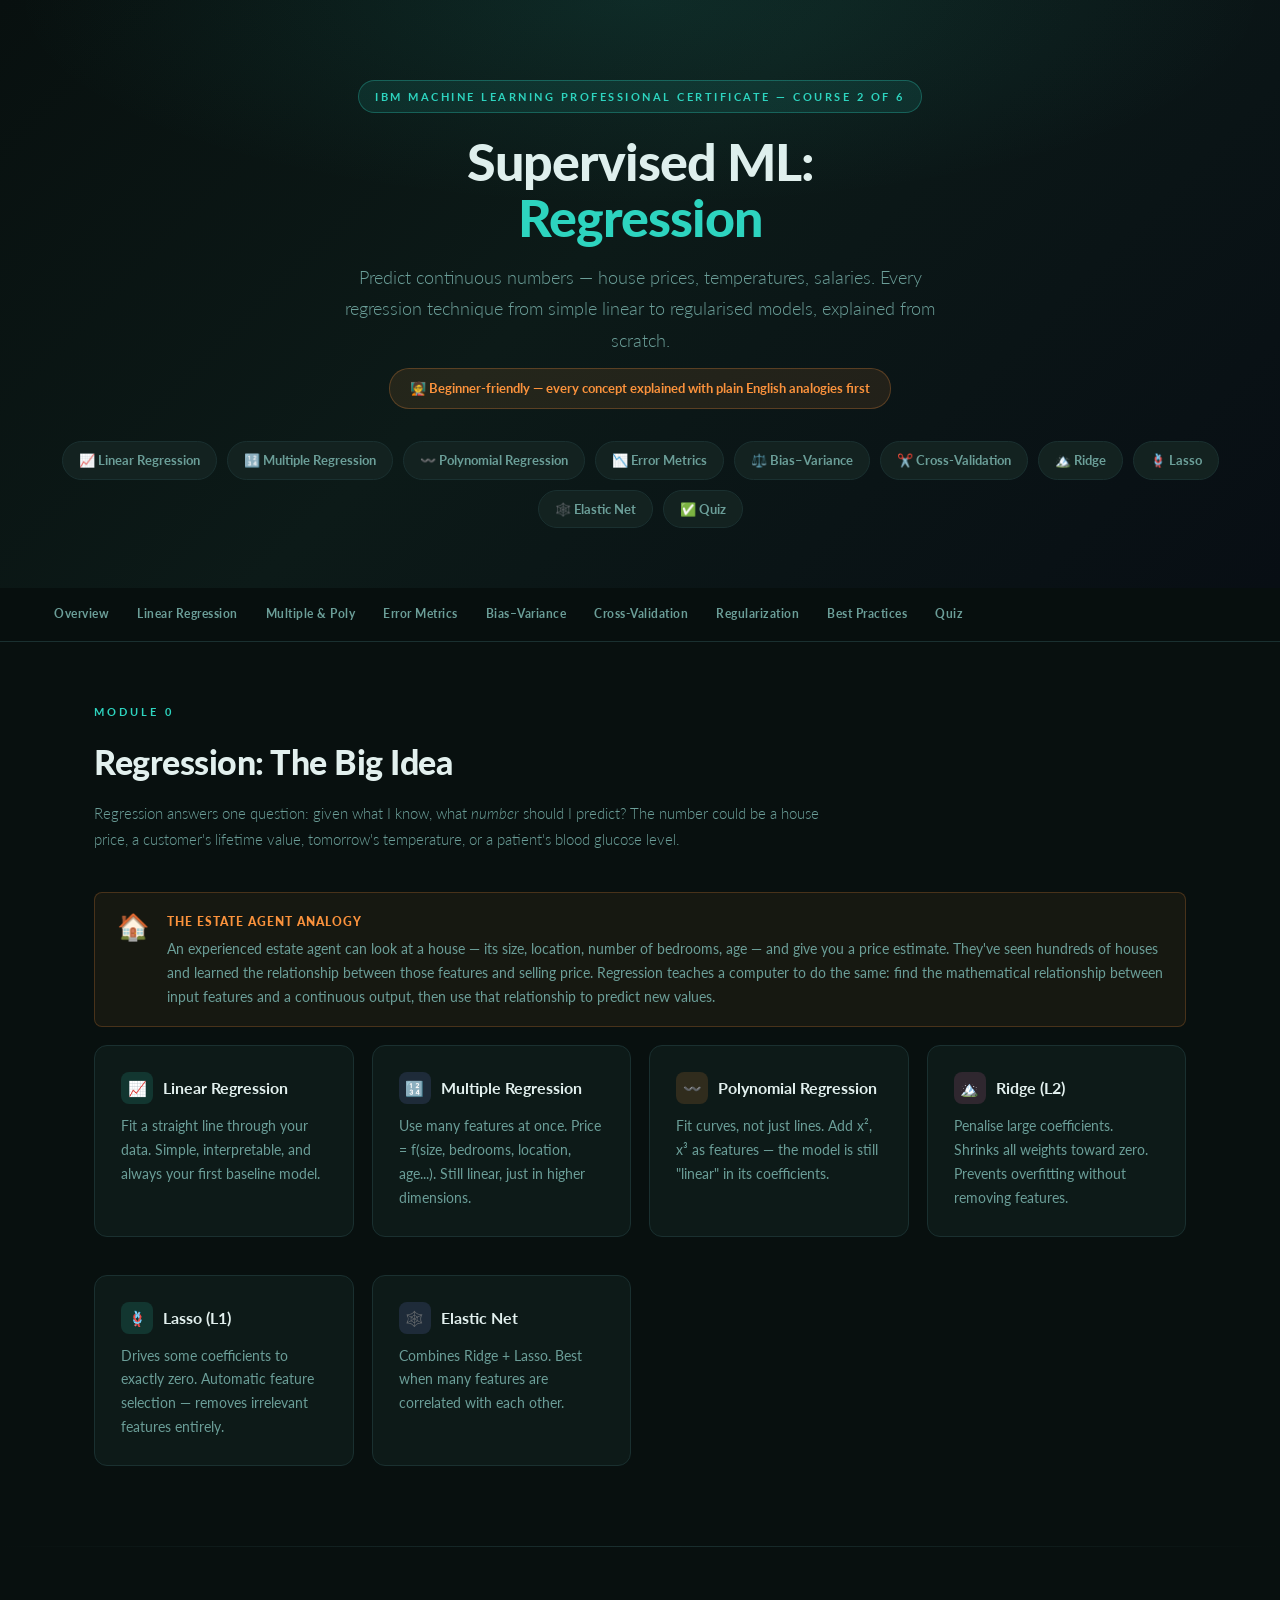
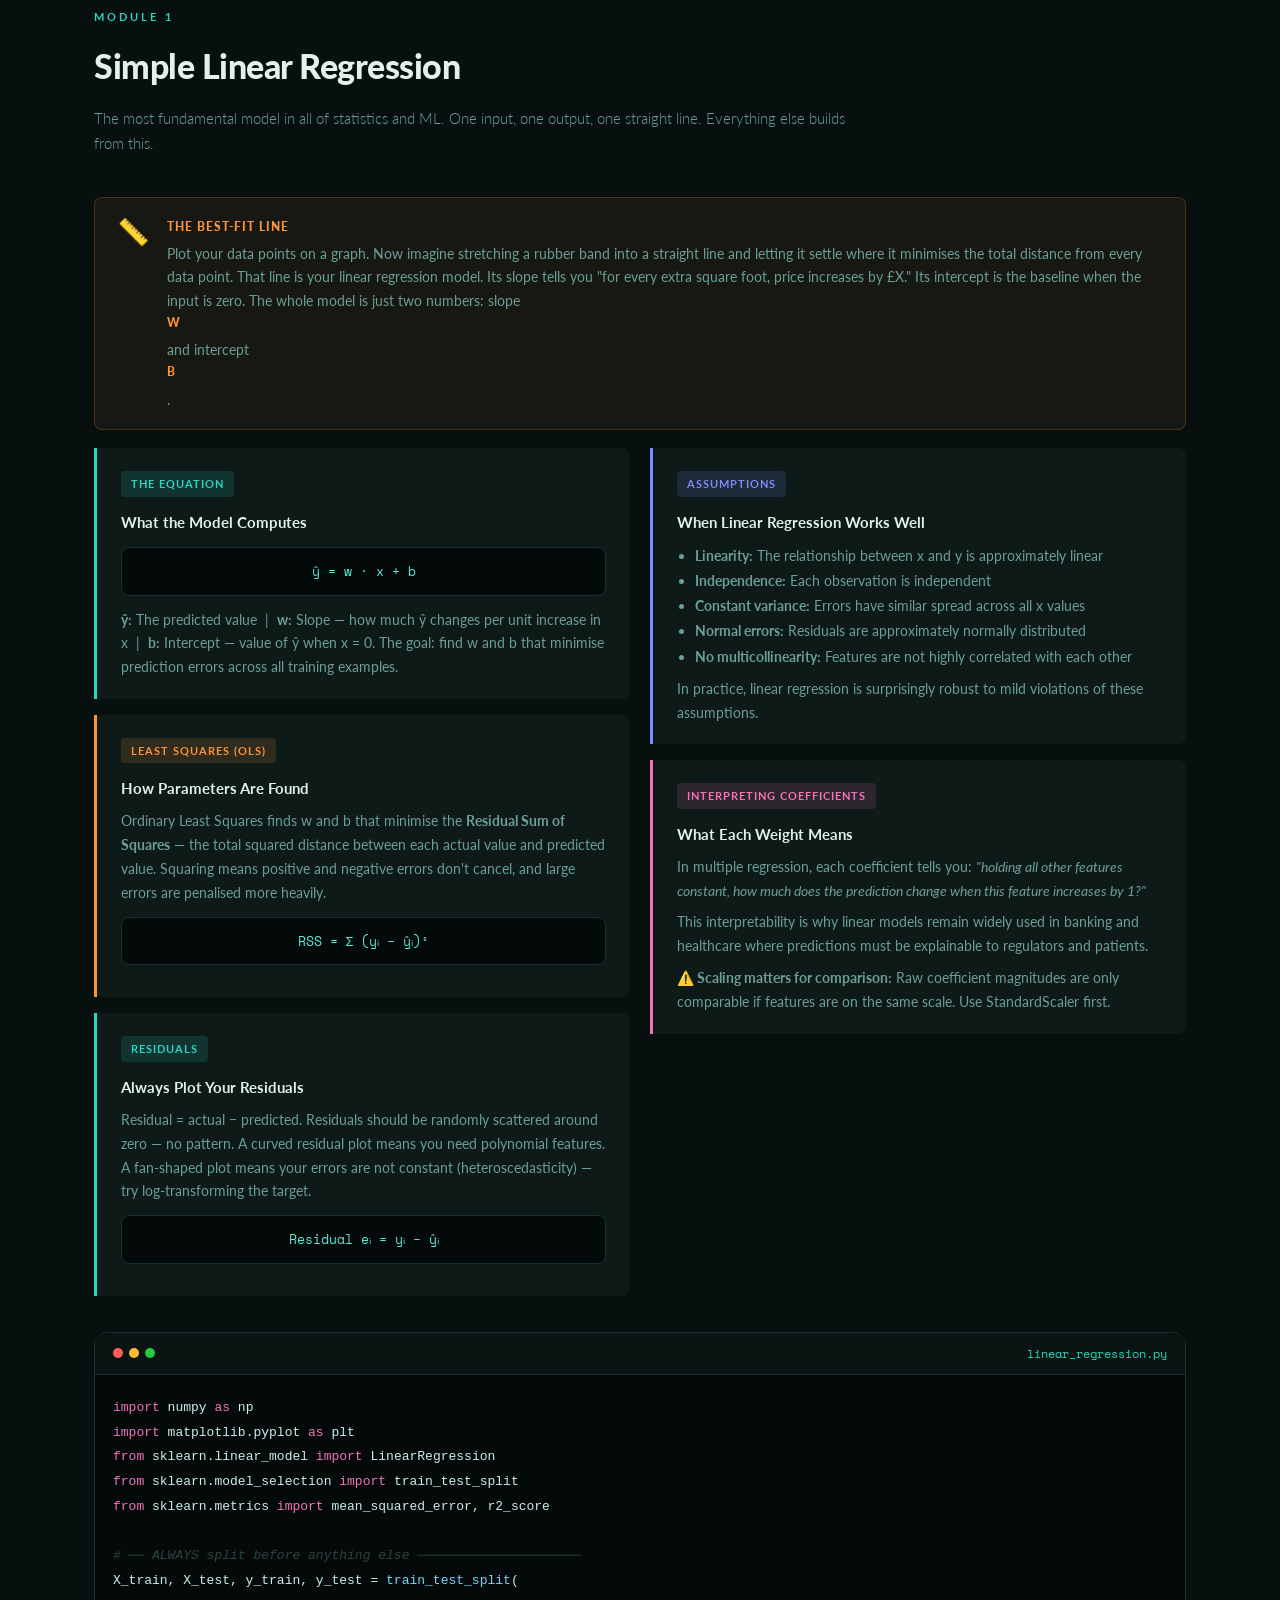
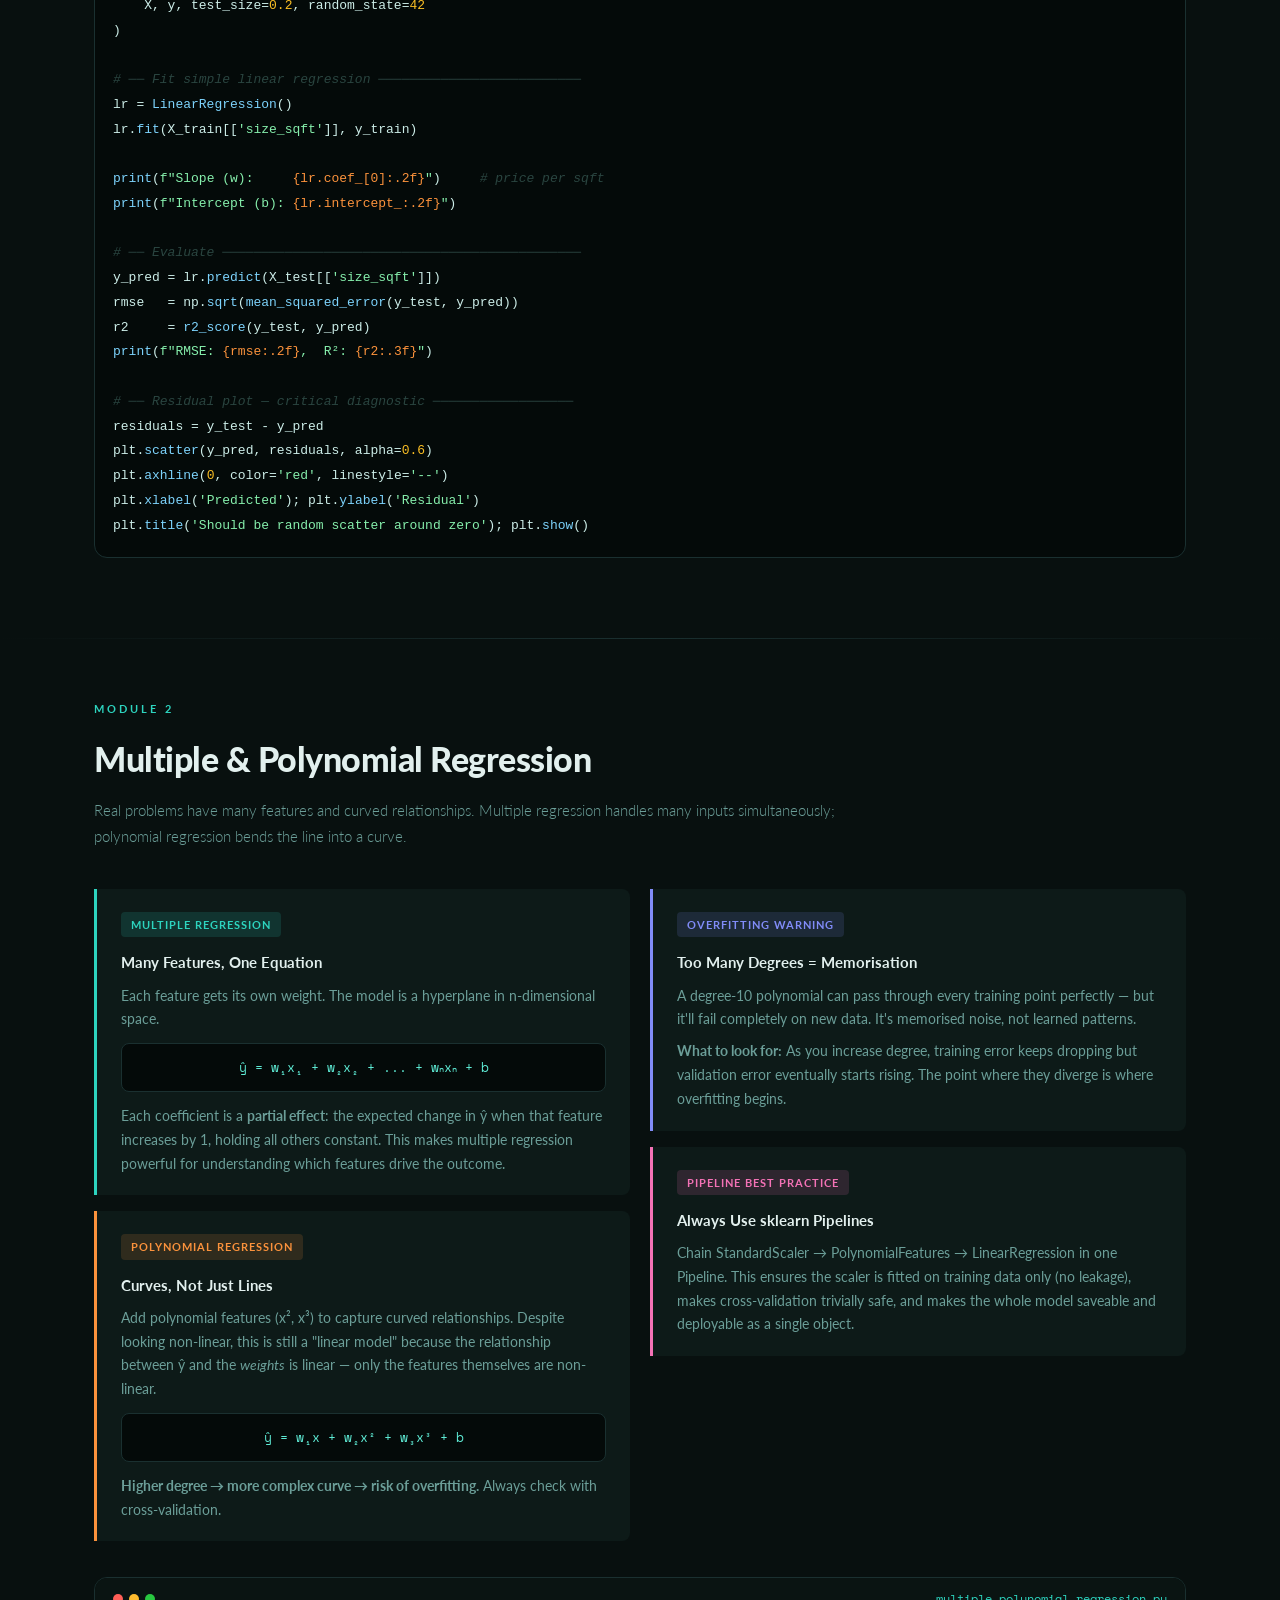
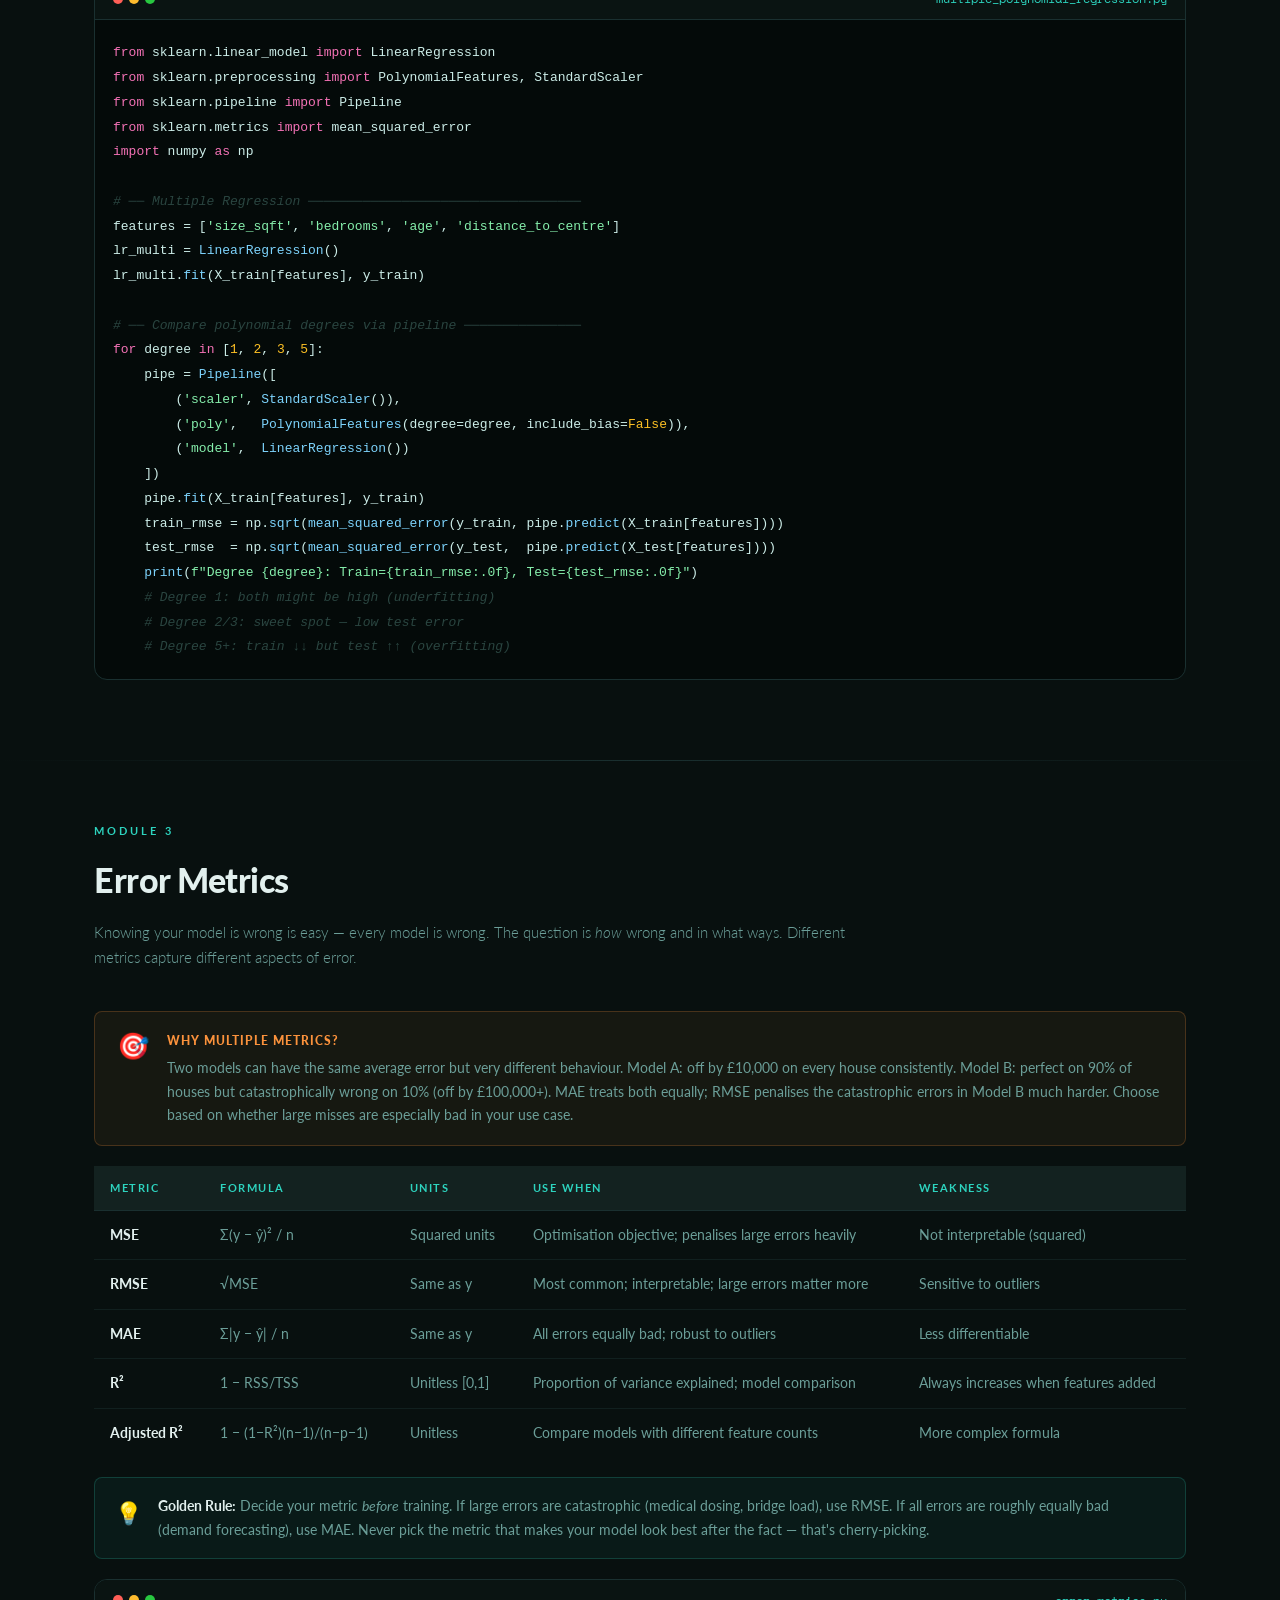
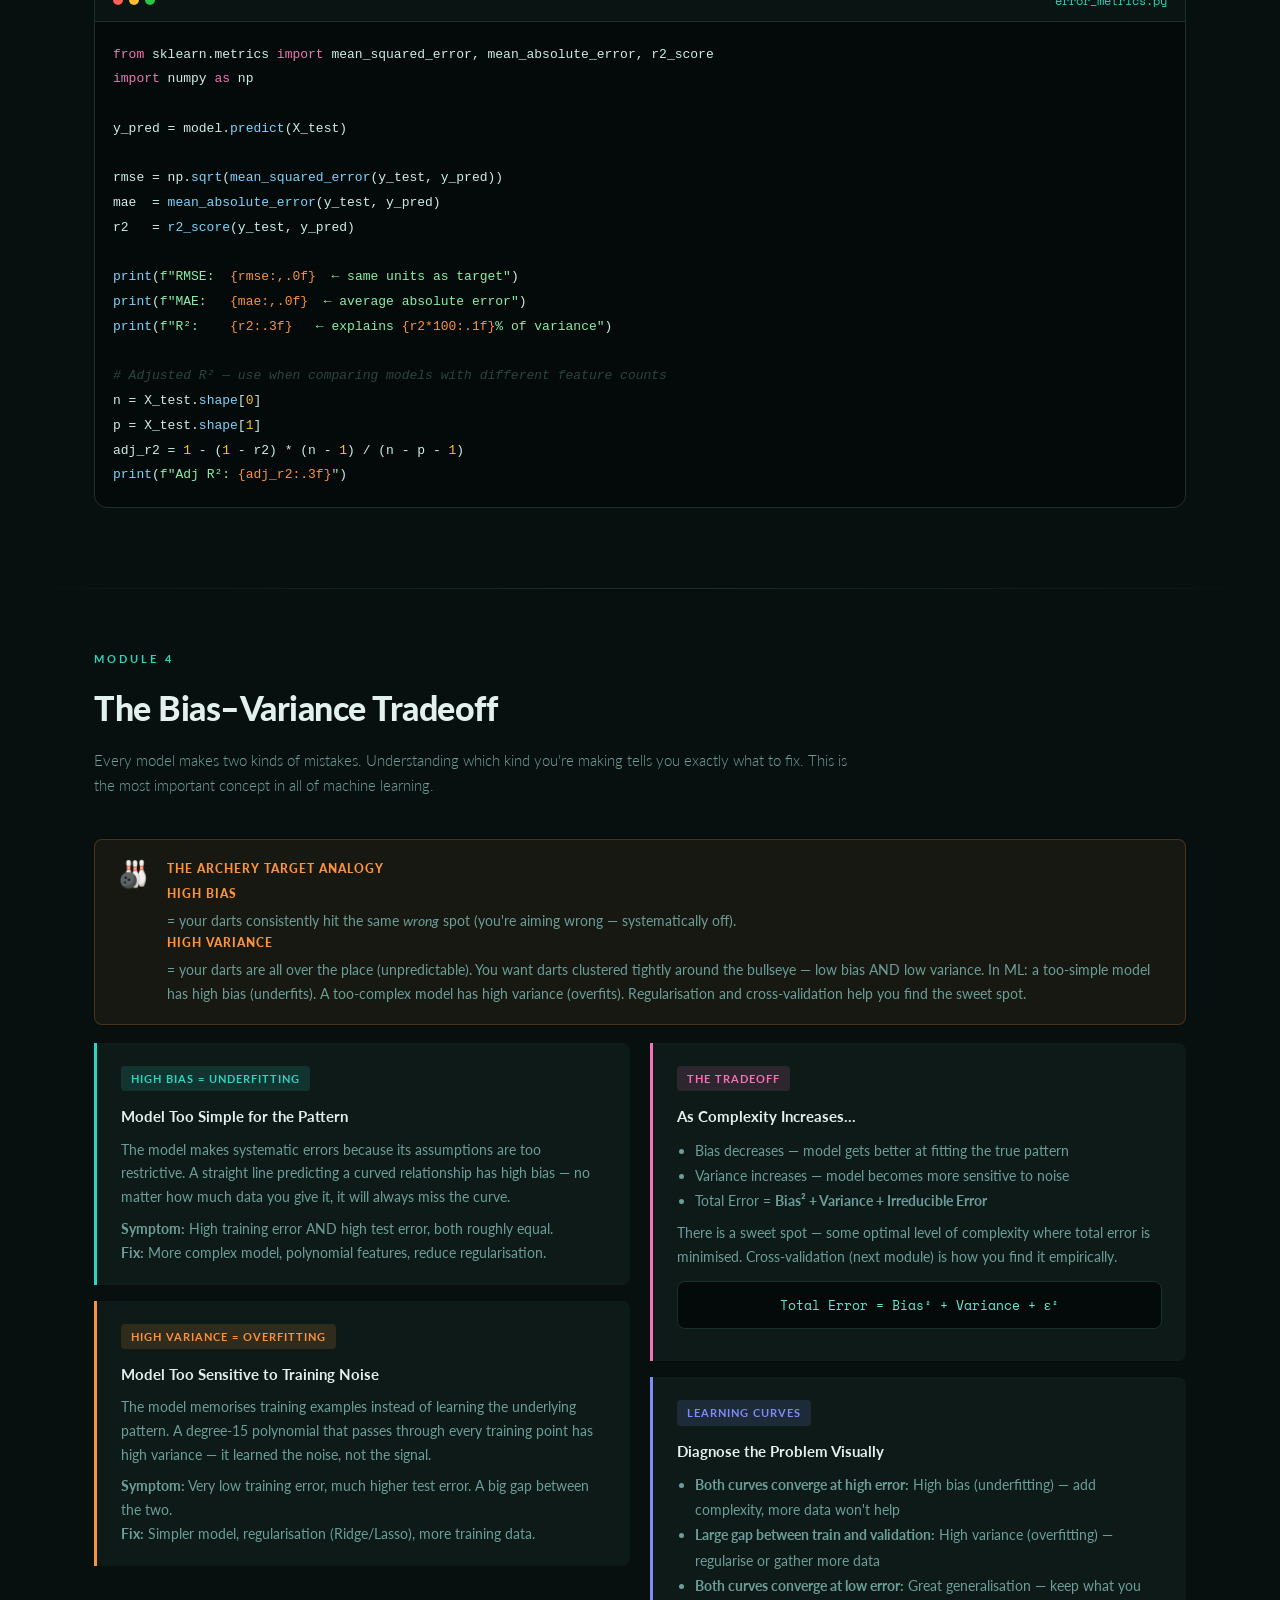
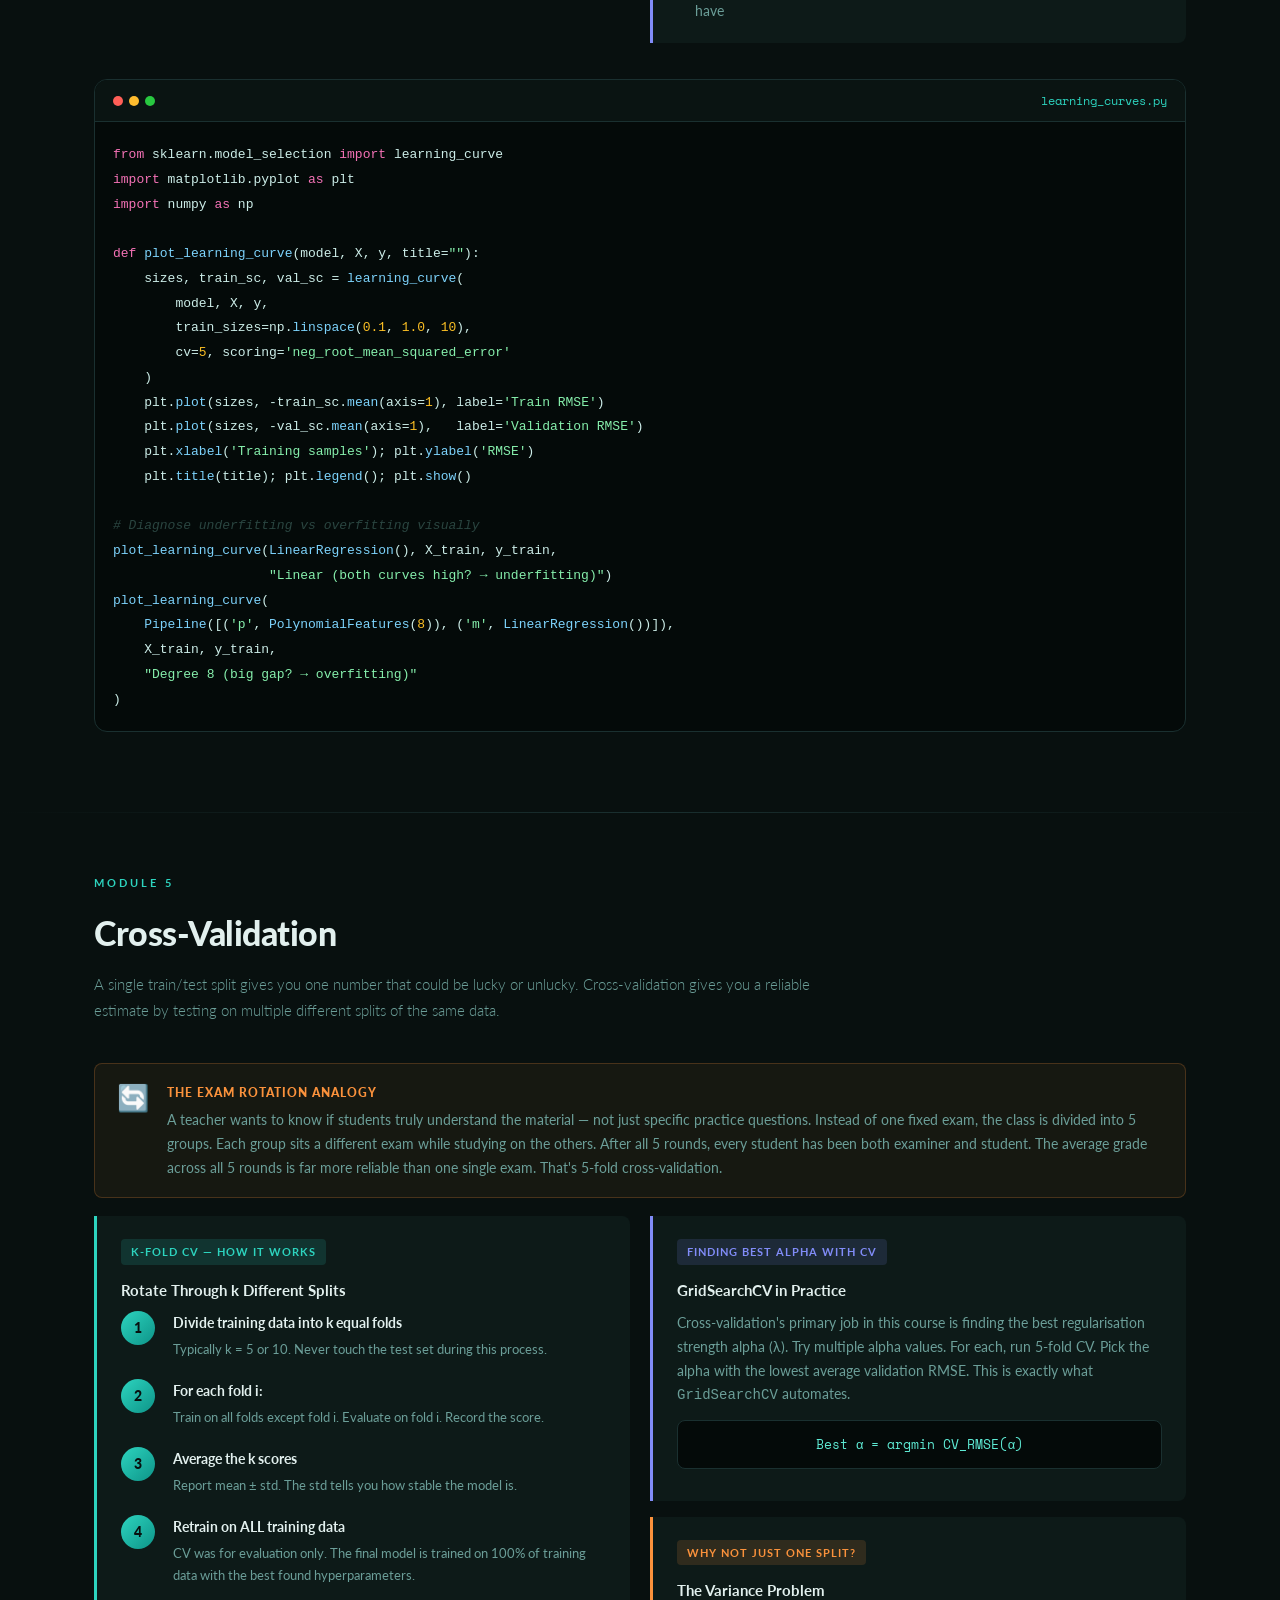
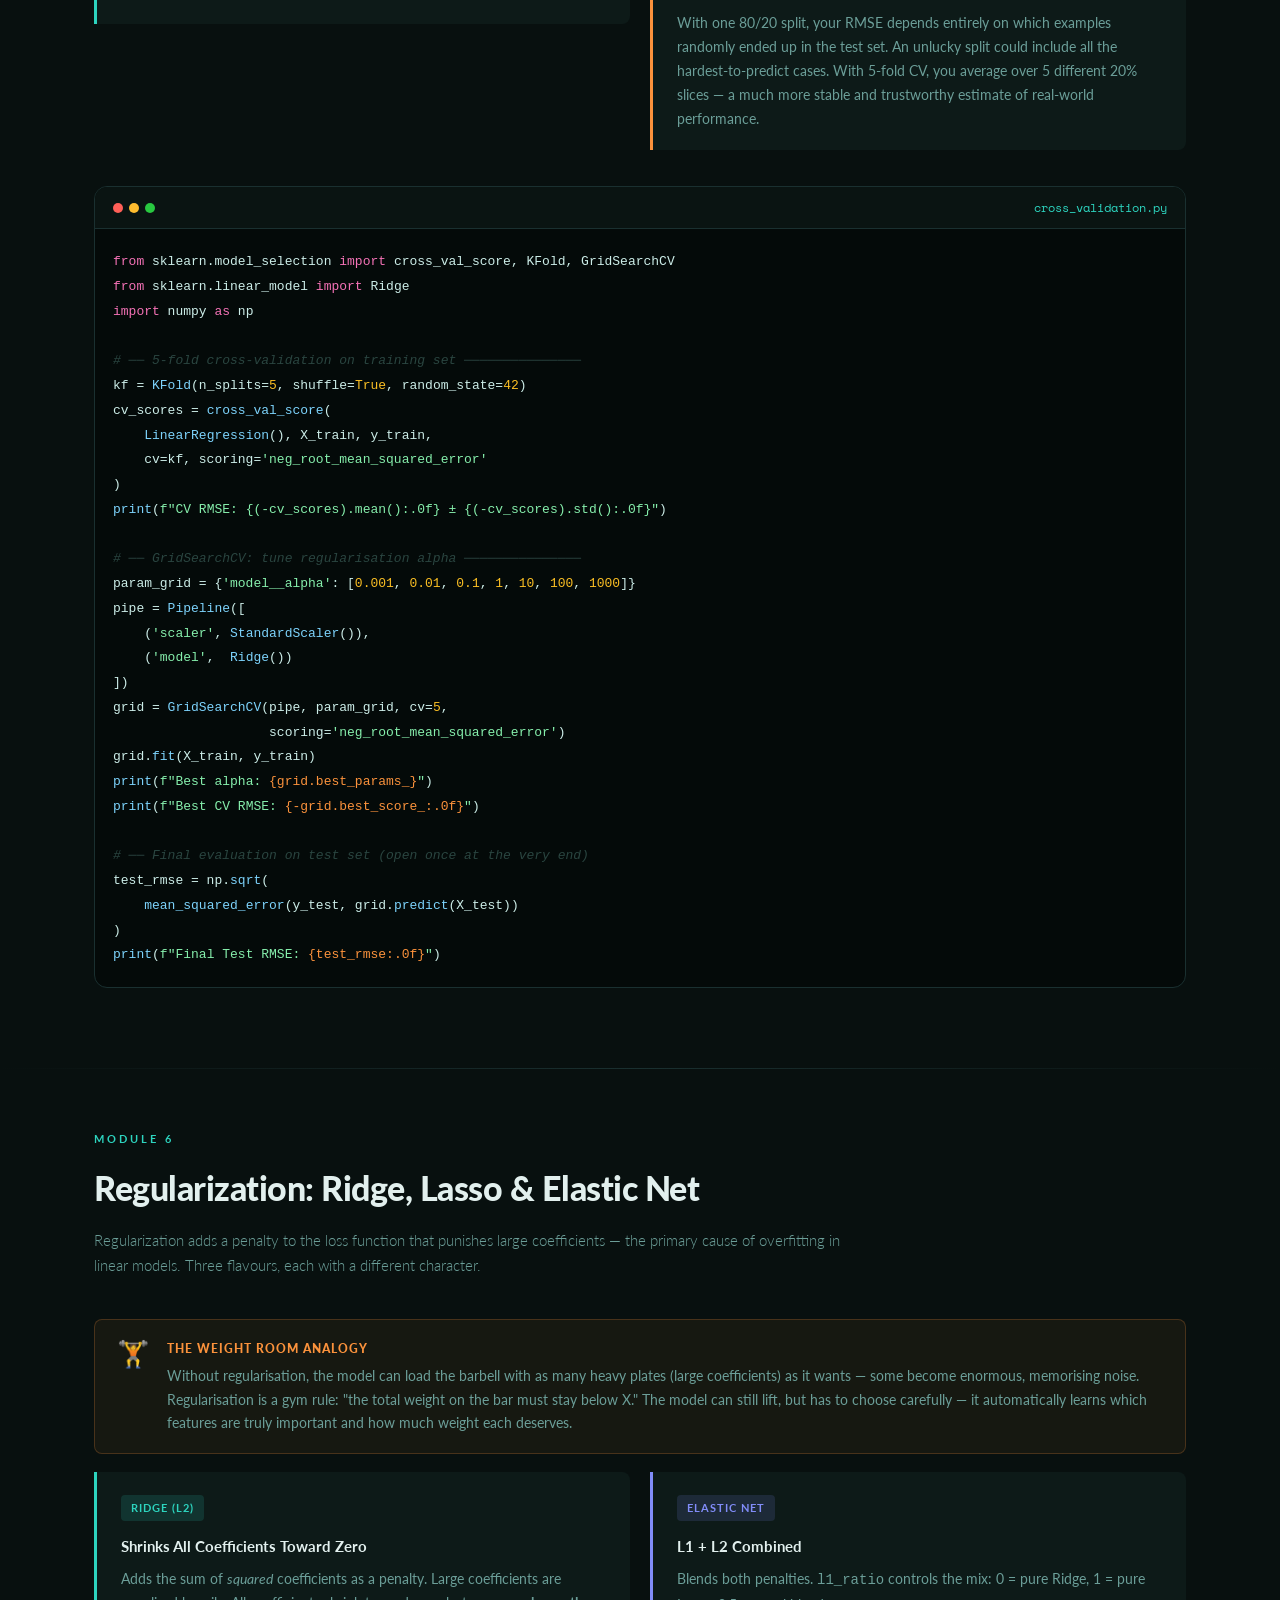
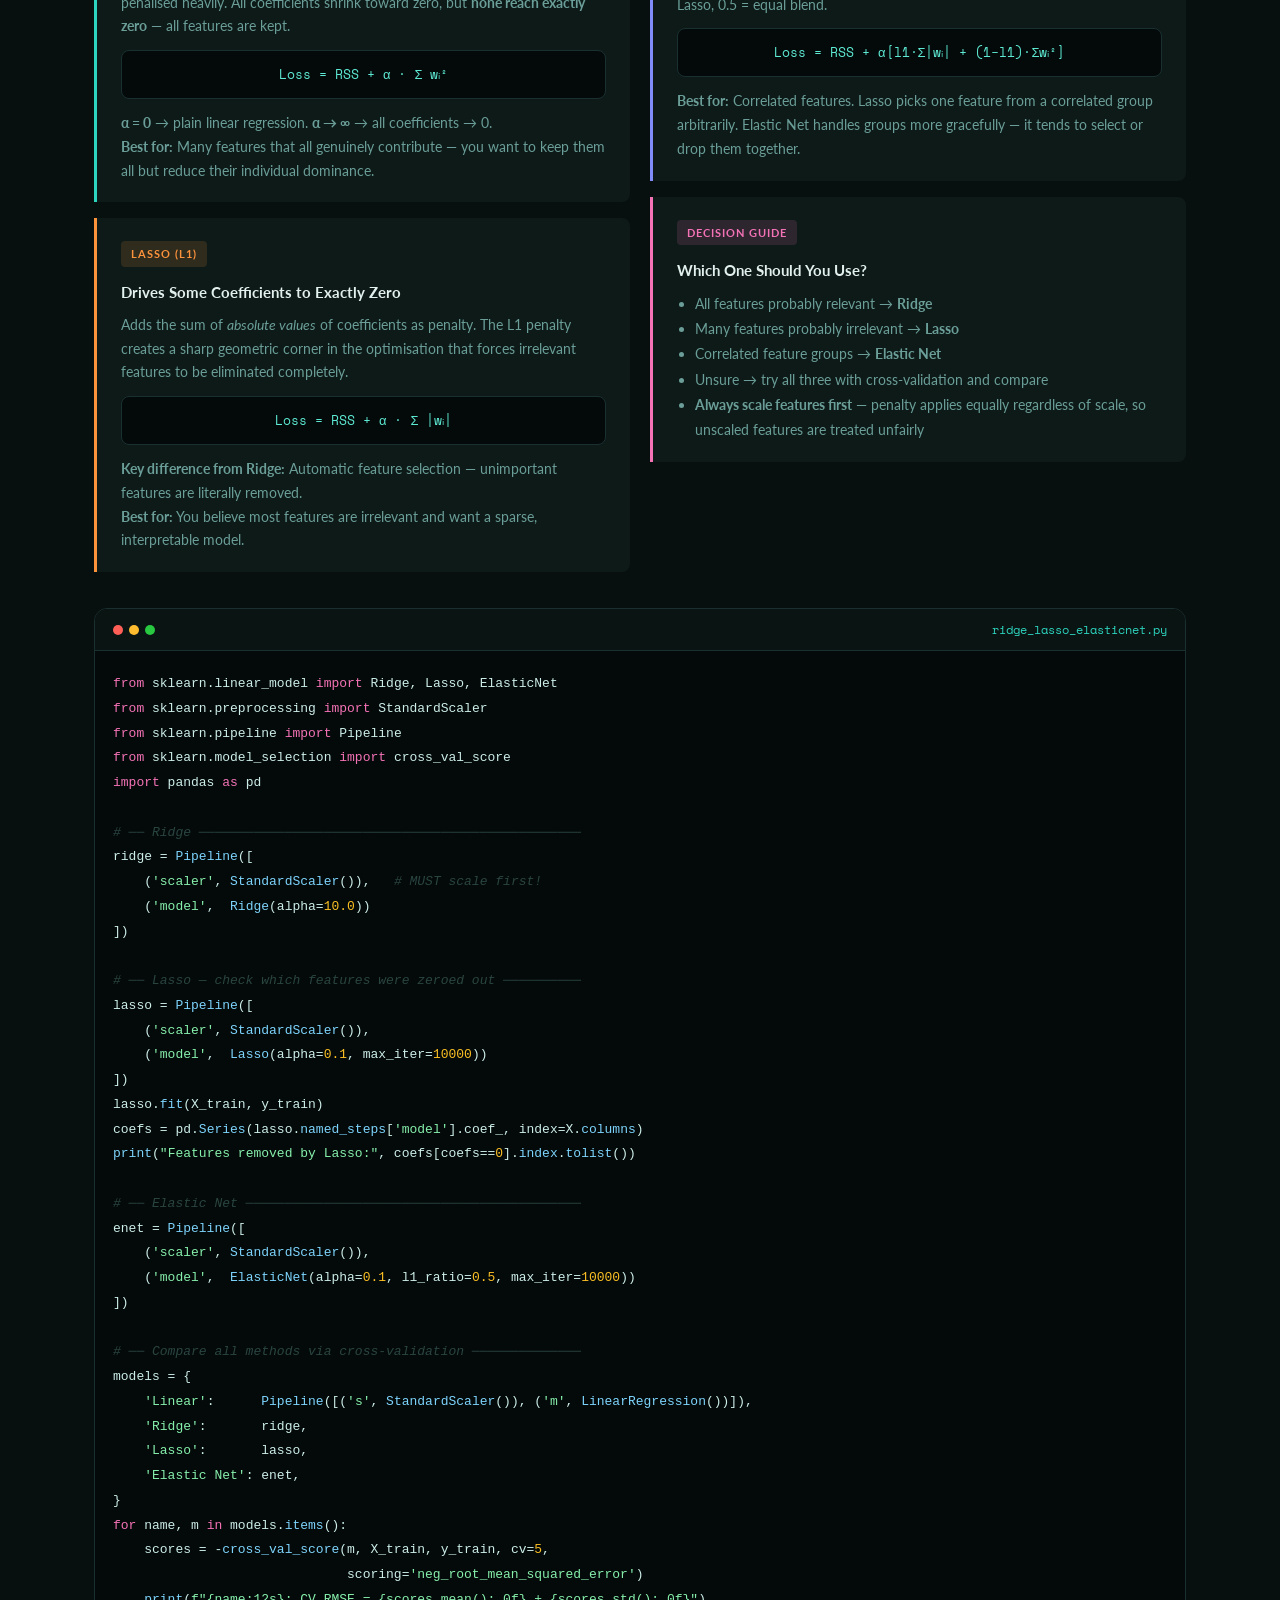
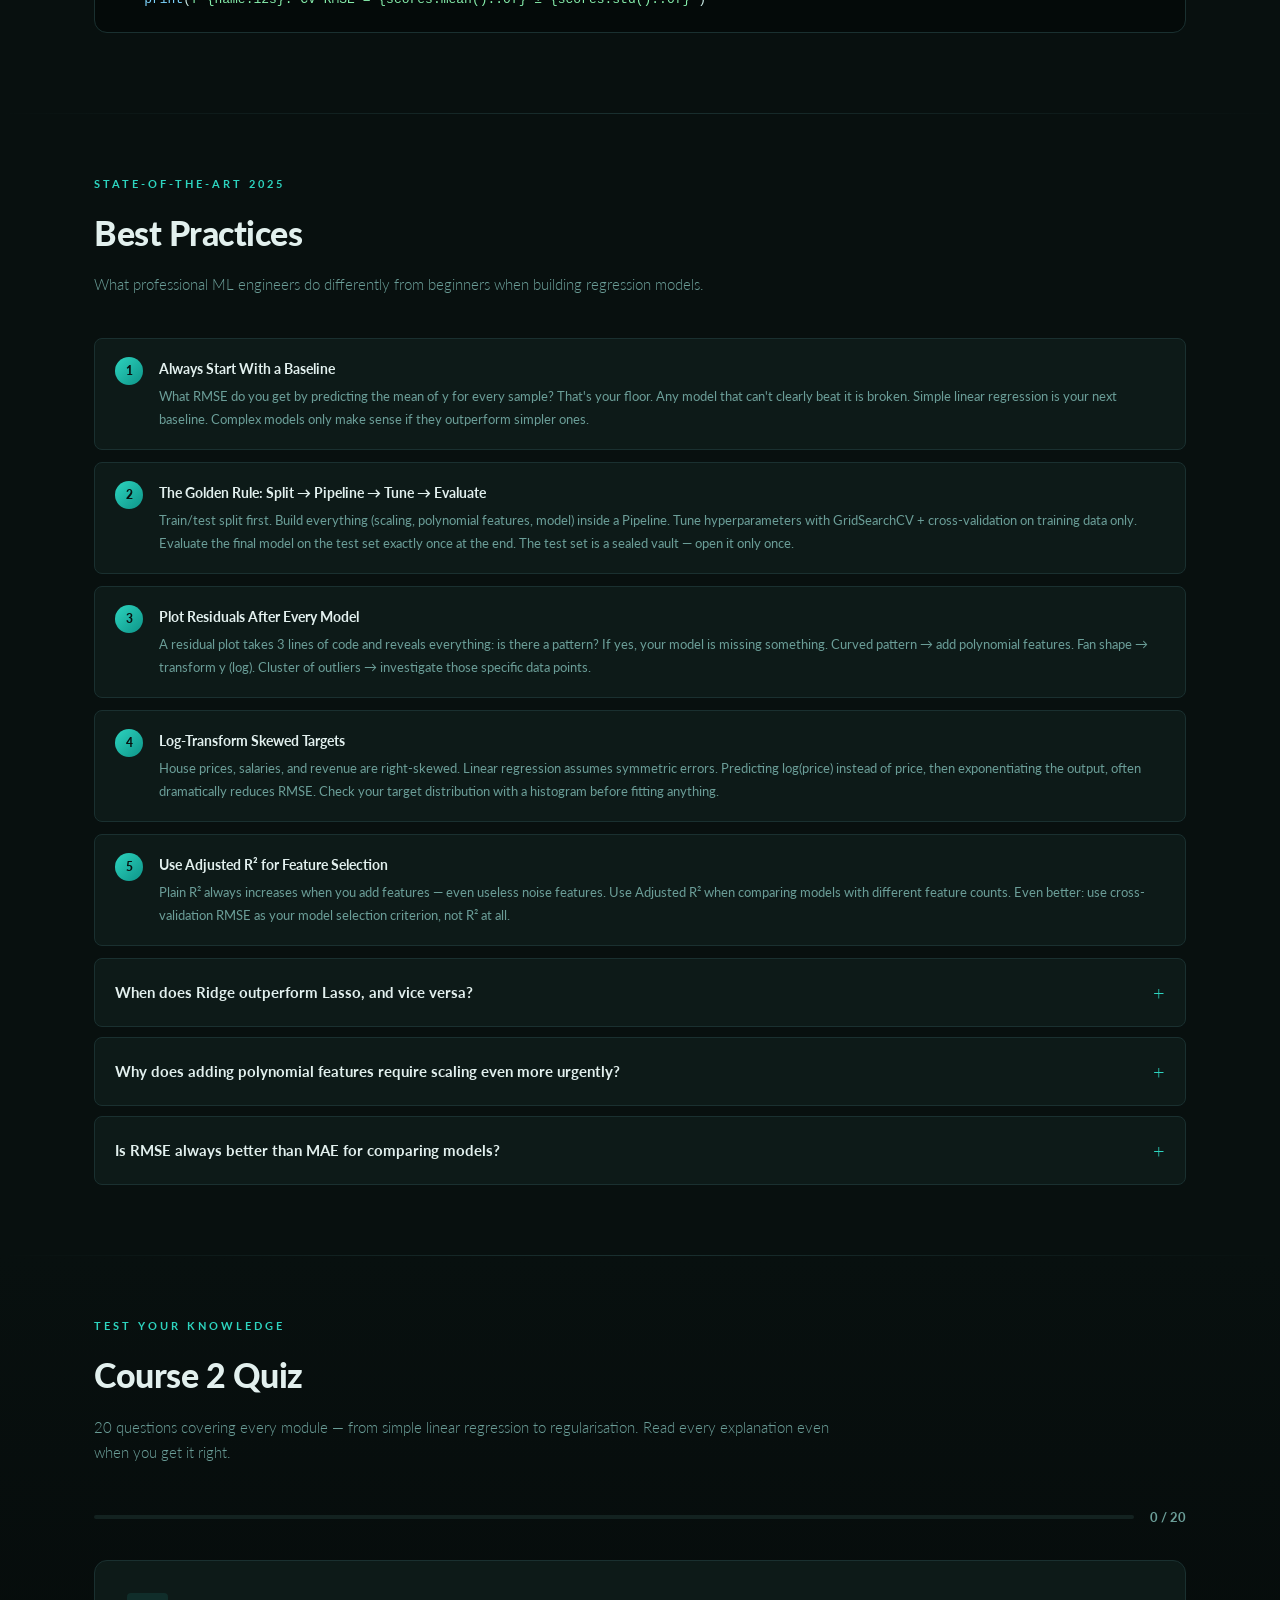
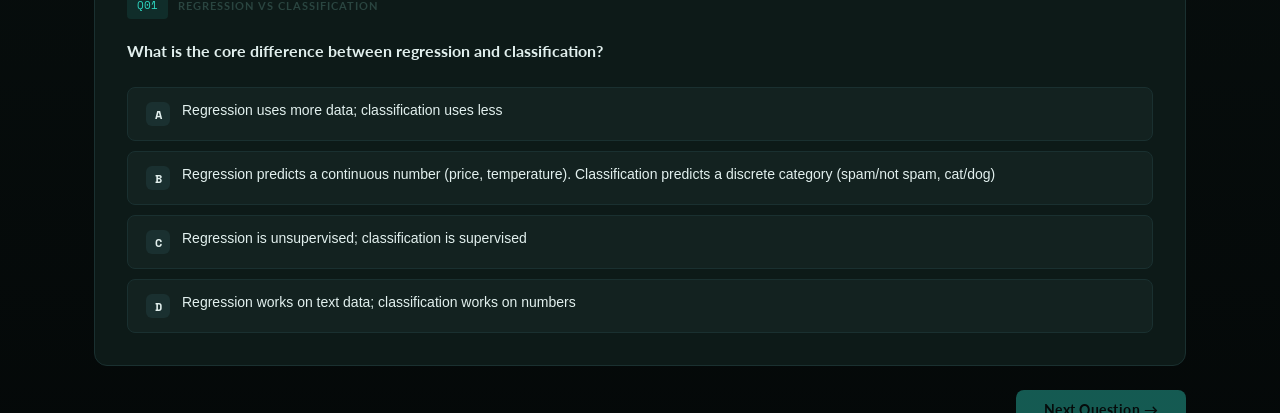
<file: course2.html>
<!DOCTYPE html>
<html lang="en">
<head>
<meta charset="UTF-8">
<meta name="viewport" content="width=device-width, initial-scale=1.0">
<title>IBM ML Course 2 — Supervised Machine Learning: Regression</title>
<link href="https://fonts.googleapis.com/css2?family=Lato:ital,wght@0,300;0,400;0,700;0,900;1,300;1,400&family=Space+Mono:wght@400;700&display=swap" rel="stylesheet">
<style>
  :root {
    --bg: #08100f;
    --surface: #0d1a18;
    --surface2: #132220;
    --border: #1a3030;
    --accent: #2dd4bf;
    --accent2: #0d9488;
    --accent3: #818cf8;
    --accent4: #fb923c;
    --accent5: #f472b6;
    --text: #e2f0ee;
    --text-muted: #6b9e98;
    --text-dim: #2a4540;
    --code-bg: #040a09;
    --correct: #2dd4bf;
    --wrong: #f87171;
    --radius: 13px;
    --radius-sm: 8px;
  }
  * { box-sizing: border-box; margin: 0; padding: 0; }
  html { scroll-behavior: smooth; }
  body { font-family: 'Lato', sans-serif; background: var(--bg); color: var(--text); line-height: 1.75; font-size: 16px; }

  .hero { background: linear-gradient(135deg, #08100f 0%, #0c1a18 45%, #080e14 100%); padding: 80px 24px 60px; text-align: center; position: relative; overflow: hidden; }
  .hero::before { content: ''; position: absolute; inset: 0; background: radial-gradient(ellipse 70% 50% at 50% 0%, rgba(45,212,191,0.10) 0%, transparent 70%); pointer-events: none; }
  .hero-badge { display: inline-block; background: rgba(45,212,191,0.10); border: 1px solid rgba(45,212,191,0.30); color: var(--accent); font-size: 11px; font-weight: 700; letter-spacing: 2.5px; text-transform: uppercase; padding: 6px 16px; border-radius: 20px; margin-bottom: 20px; }
  .hero h1 { font-size: clamp(28px,5vw,52px); font-weight: 900; line-height: 1.08; margin-bottom: 16px; letter-spacing: -1px; }
  .hero h1 span { color: var(--accent); }
  .hero .tagline { font-size: 18px; color: var(--text-muted); max-width: 640px; margin: 0 auto 12px; font-weight: 300; }
  .hero .newbie-note { display: inline-block; background: rgba(251,146,60,0.10); border: 1px solid rgba(251,146,60,0.25); color: var(--accent4); font-size: 13px; font-weight: 700; padding: 8px 20px; border-radius: 20px; margin-bottom: 32px; }
  .hero-pills { display: flex; flex-wrap: wrap; gap: 10px; justify-content: center; }
  .pill { background: var(--surface2); border: 1px solid var(--border); color: var(--text-muted); font-size: 13px; font-weight: 700; padding: 7px 16px; border-radius: 20px; }

  .sticky-nav { position: sticky; top: 0; z-index: 100; background: rgba(8,16,15,0.96); backdrop-filter: blur(12px); border-bottom: 1px solid var(--border); padding: 0 24px; overflow-x: auto; white-space: nowrap; }
  .sticky-nav ul { display: flex; list-style: none; max-width: 1200px; margin: 0 auto; }
  .sticky-nav a { display: block; padding: 15px 14px; color: var(--text-muted); text-decoration: none; font-size: 12px; font-weight: 700; letter-spacing: 0.5px; transition: color 0.2s; border-bottom: 2px solid transparent; }
  .sticky-nav a:hover { color: var(--accent); border-bottom-color: var(--accent); }

  .container { max-width: 1140px; margin: 0 auto; padding: 60px 24px; }
  .section-label { font-size: 11px; font-weight: 700; letter-spacing: 3px; text-transform: uppercase; color: var(--accent); margin-bottom: 10px; }
  .section-title { font-size: clamp(22px,3vw,34px); font-weight: 900; margin-bottom: 10px; letter-spacing: -0.5px; }
  .section-sub { color: var(--text-muted); font-size: 15px; margin-bottom: 40px; font-weight: 300; line-height: 1.7; max-width: 760px; }

  .analogy { display: flex; gap: 18px; background: rgba(251,146,60,0.06); border: 1px solid rgba(251,146,60,0.22); border-radius: var(--radius-sm); padding: 18px 22px; margin: 18px 0; }
  .analogy-icon { font-size: 26px; flex-shrink: 0; line-height: 1; margin-top: 2px; }
  .analogy-body strong { color: var(--accent4); font-size: 12px; text-transform: uppercase; letter-spacing: 1px; display: block; margin-bottom: 5px; font-weight: 900; }
  .analogy-body p { color: var(--text-muted); font-size: 14px; line-height: 1.7; }

  .card { background: var(--surface); border: 1px solid var(--border); border-radius: var(--radius); padding: 26px; margin-bottom: 20px; transition: border-color 0.2s; }
  .card:hover { border-color: rgba(45,212,191,0.3); }
  .card h3 { font-size: 16px; font-weight: 700; margin-bottom: 10px; display: flex; align-items: center; gap: 10px; }
  .card .icon { width: 32px; height: 32px; border-radius: 8px; display: flex; align-items: center; justify-content: center; font-size: 15px; flex-shrink: 0; }
  .card p, .card ul { color: var(--text-muted); font-size: 14px; line-height: 1.7; }
  .card ul { padding-left: 20px; }
  .card ul li { margin-bottom: 5px; }
  .grid-2 { display: grid; grid-template-columns: repeat(auto-fit,minmax(300px,1fr)); gap: 20px; }
  .grid-3 { display: grid; grid-template-columns: repeat(auto-fit,minmax(220px,1fr)); gap: 18px; }

  .tag { display: inline-block; font-size: 11px; font-weight: 700; letter-spacing: 1px; text-transform: uppercase; padding: 3px 10px; border-radius: 4px; margin-bottom: 12px; }
  .tag-teal   { background: rgba(45,212,191,0.14);  color: var(--accent); }
  .tag-indigo { background: rgba(129,140,248,0.14); color: var(--accent3); }
  .tag-orange { background: rgba(251,146,60,0.14);  color: var(--accent4); }
  .tag-pink   { background: rgba(244,114,182,0.14); color: var(--accent5); }
  .tag-red    { background: rgba(248,113,113,0.14); color: #f87171; }

  .cb { background: var(--surface); border-left: 3px solid var(--accent); border-radius: 0 var(--radius-sm) var(--radius-sm) 0; padding: 20px 24px; margin-bottom: 16px; }
  .cb.indigo { border-left-color: var(--accent3); }
  .cb.orange { border-left-color: var(--accent4); }
  .cb.pink   { border-left-color: var(--accent5); }
  .cb.red    { border-left-color: #f87171; }
  .cb h4 { font-size: 15px; font-weight: 700; margin-bottom: 8px; }
  .cb p  { color: var(--text-muted); font-size: 14px; line-height: 1.7; }
  .cb ul { color: var(--text-muted); font-size: 14px; padding-left: 18px; line-height: 1.8; }

  .formula { background: var(--code-bg); border: 1px solid #1a3030; border-radius: var(--radius-sm); padding: 12px 18px; font-family: 'Space Mono',monospace; font-size: 13px; color: #5eead4; margin: 12px 0; text-align: center; }

  .callout { display: flex; gap: 16px; background: rgba(45,212,191,0.05); border: 1px solid rgba(45,212,191,0.2); border-radius: var(--radius-sm); padding: 16px 20px; margin: 20px 0; }
  .callout.warn   { background: rgba(251,146,60,0.05); border-color: rgba(251,146,60,0.2); }
  .callout.pink   { background: rgba(244,114,182,0.05); border-color: rgba(244,114,182,0.2); }
  .callout.indigo { background: rgba(129,140,248,0.05); border-color: rgba(129,140,248,0.2); }
  .callout-icon { font-size: 22px; flex-shrink: 0; }
  .callout-body { font-size: 14px; color: var(--text-muted); line-height: 1.7; }
  .callout-body strong { color: var(--text); }

  .code-block { background: var(--code-bg); border: 1px solid #1a3030; border-radius: var(--radius); overflow: hidden; margin: 20px 0; }
  .code-header { display: flex; align-items: center; justify-content: space-between; padding: 10px 18px; background: #0a1412; border-bottom: 1px solid #1a3030; }
  .code-title { font-family: 'Space Mono',monospace; font-size: 12px; color: var(--accent); }
  .code-dots { display: flex; gap: 6px; }
  .code-dot { width: 10px; height: 10px; border-radius: 50%; }
  .code-dot:nth-child(1){background:#ff5f57} .code-dot:nth-child(2){background:#febc2e} .code-dot:nth-child(3){background:#28c840}
  .code-block pre { padding: 20px 18px; overflow-x: auto; font-family: 'Space Mono',monospace; font-size: 13px; line-height: 1.75; }
  .code-block code { color: #ccede8; }
  .kw{color:#f472b6} .fn{color:#7dd3fc} .st{color:#86efac} .cm{color:#2a4540;font-style:italic} .nm{color:#fbbf24} .va{color:#fb923c}

  .table-wrap { overflow-x: auto; margin: 20px 0; }
  table { width: 100%; border-collapse: collapse; font-size: 14px; }
  th { background: var(--surface2); color: var(--accent); font-size: 11px; letter-spacing: 1.5px; text-transform: uppercase; padding: 12px 16px; text-align: left; border-bottom: 1px solid var(--border); }
  td { padding: 12px 16px; border-bottom: 1px solid rgba(26,48,48,0.5); color: var(--text-muted); vertical-align: top; }
  tr:last-child td { border-bottom: none; }
  tr:hover td { background: rgba(45,212,191,0.03); }
  td strong { color: var(--text); }

  details { background: var(--surface); border: 1px solid var(--border); border-radius: var(--radius-sm); margin-bottom: 10px; overflow: hidden; }
  summary { padding: 16px 20px; font-weight: 700; font-size: 15px; cursor: pointer; list-style: none; display: flex; align-items: center; justify-content: space-between; transition: background 0.2s; }
  summary:hover { background: var(--surface2); }
  summary::after { content: '+'; font-size: 20px; color: var(--accent); font-weight: 300; }
  details[open] summary::after { content: '−'; }
  details[open] summary { border-bottom: 1px solid var(--border); }
  .details-body { padding: 20px; color: var(--text-muted); font-size: 14px; line-height: 1.8; }

  .step { display: flex; gap: 18px; margin-bottom: 18px; align-items: flex-start; }
  .step-num { width: 34px; height: 34px; border-radius: 50%; background: linear-gradient(135deg, var(--accent), var(--accent2)); display: flex; align-items: center; justify-content: center; font-size: 14px; font-weight: 900; flex-shrink: 0; color: #08100f; }
  .step-body h4 { font-size: 14px; font-weight: 700; margin-bottom: 4px; }
  .step-body p  { font-size: 13px; color: var(--text-muted); line-height: 1.65; }

  .bp-card { display: flex; gap: 16px; background: var(--surface); border: 1px solid var(--border); border-radius: var(--radius-sm); padding: 18px 20px; margin-bottom: 12px; align-items: flex-start; }
  .bp-num { width: 28px; height: 28px; border-radius: 50%; background: linear-gradient(135deg, var(--accent), var(--accent2)); display: flex; align-items: center; justify-content: center; font-size: 12px; font-weight: 900; flex-shrink: 0; color: #08100f; }
  .bp-content h4 { font-size: 14px; font-weight: 700; margin-bottom: 4px; }
  .bp-content p  { font-size: 13px; color: var(--text-muted); }

  .divider { height: 1px; background: linear-gradient(90deg, transparent, var(--border), transparent); }

  #quiz { background: linear-gradient(180deg, var(--bg) 0%, #040808 100%); }
  .quiz-progress { display: flex; align-items: center; gap: 16px; margin-bottom: 32px; }
  .progress-bar { flex: 1; height: 4px; background: var(--surface2); border-radius: 2px; overflow: hidden; }
  .progress-fill { height: 100%; background: linear-gradient(90deg, var(--accent), var(--accent3)); border-radius: 2px; transition: width 0.4s ease; }
  .quiz-counter { font-size: 13px; color: var(--text-muted); font-weight: 700; white-space: nowrap; }
  .question-card { background: var(--surface); border: 1px solid var(--border); border-radius: var(--radius); padding: 32px; margin-bottom: 24px; display: none; animation: fadeIn 0.3s ease; }
  .question-card.active { display: block; }
  @keyframes fadeIn{from{opacity:0;transform:translateY(8px)}to{opacity:1;transform:translateY(0)}}
  .q-meta { display: flex; gap: 10px; align-items: center; margin-bottom: 20px; }
  .q-num  { font-family:'Space Mono',monospace; font-size:11px; color:var(--accent); background:rgba(45,212,191,0.1); padding:3px 10px; border-radius:4px; }
  .q-topic { font-size:11px; color:var(--text-dim); font-weight:700; text-transform:uppercase; letter-spacing:1px; }
  .q-text  { font-size:16px; font-weight:700; margin-bottom:24px; line-height:1.55; }
  .options { display: flex; flex-direction: column; gap: 10px; }
  .option { background:var(--surface2); border:1px solid var(--border); border-radius:var(--radius-sm); padding:14px 18px; cursor:pointer; font-size:14px; transition:all 0.2s; display:flex; align-items:flex-start; gap:12px; text-align:left; color:var(--text); }
  .option:hover:not(.disabled){border-color:var(--accent);background:rgba(45,212,191,0.07)}
  .option.correct{border-color:var(--correct);background:rgba(45,212,191,0.08)}
  .option.wrong{border-color:var(--wrong);background:rgba(248,113,113,0.08)}
  .option.disabled{cursor:default}
  .opt-letter{width:24px;height:24px;border-radius:6px;background:var(--border);display:flex;align-items:center;justify-content:center;font-size:12px;font-weight:700;flex-shrink:0;font-family:'Space Mono',monospace}
  .option.correct .opt-letter{background:var(--correct);color:#000}
  .option.wrong   .opt-letter{background:var(--wrong);color:#fff}
  .explanation{margin-top:16px;padding:16px;background:rgba(45,212,191,0.05);border:1px solid rgba(45,212,191,0.2);border-radius:var(--radius-sm);font-size:14px;color:var(--text-muted);display:none;line-height:1.7}
  .explanation strong{color:var(--accent)}
  .explanation.show{display:block}
  .quiz-actions{display:flex;justify-content:flex-end;margin-top:20px}
  .btn{padding:11px 28px;border-radius:var(--radius-sm);font-size:14px;font-weight:700;font-family:'Lato',sans-serif;cursor:pointer;border:none;transition:all 0.2s;letter-spacing:0.5px}
  .btn-primary{background:var(--accent);color:#08100f}
  .btn-primary:hover{background:#99f6e4;transform:translateY(-1px)}
  .btn-primary:disabled{opacity:0.4;cursor:not-allowed;transform:none}
  .score-card{background:var(--surface);border:1px solid var(--border);border-radius:var(--radius);padding:48px 32px;text-align:center;display:none}
  .score-card.show{display:block;animation:fadeIn 0.4s ease}
  .score-number{font-size:72px;font-weight:900;background:linear-gradient(135deg,var(--accent),var(--accent3));-webkit-background-clip:text;-webkit-text-fill-color:transparent;line-height:1;margin:16px 0}
  .score-label{color:var(--text-muted);font-size:15px;margin-bottom:24px}
  .score-msg{font-size:22px;font-weight:700;margin-bottom:8px}
  .btn-restart{background:var(--surface2);color:var(--text);border:1px solid var(--border);margin-top:24px}
  .btn-restart:hover{border-color:var(--accent);color:var(--accent)}

  footer{background:var(--surface);border-top:1px solid var(--border);padding:32px 24px;text-align:center;color:var(--text-dim);font-size:13px}
  footer span{color:var(--accent)}
  @media(max-width:600px){.container{padding:40px 16px}.hero{padding:60px 16px 40px}.question-card{padding:20px}}
</style>
</head>
<body>

<section class="hero">
  <div class="hero-badge">IBM Machine Learning Professional Certificate — Course 2 of 6</div>
  <h1>Supervised ML:<br><span>Regression</span></h1>
  <p class="tagline">Predict continuous numbers — house prices, temperatures, salaries. Every regression technique from simple linear to regularised models, explained from scratch.</p>
  <div class="newbie-note">🧑‍🏫 Beginner-friendly — every concept explained with plain English analogies first</div>
  <div class="hero-pills">
    <span class="pill">📈 Linear Regression</span>
    <span class="pill">🔢 Multiple Regression</span>
    <span class="pill">〰️ Polynomial Regression</span>
    <span class="pill">📉 Error Metrics</span>
    <span class="pill">⚖️ Bias–Variance</span>
    <span class="pill">✂️ Cross-Validation</span>
    <span class="pill">🏔️ Ridge</span>
    <span class="pill">🪢 Lasso</span>
    <span class="pill">🕸️ Elastic Net</span>
    <span class="pill">✅ Quiz</span>
  </div>
</section>

<nav class="sticky-nav">
  <ul>
    <li><a href="#overview">Overview</a></li>
    <li><a href="#linear">Linear Regression</a></li>
    <li><a href="#multiple">Multiple & Poly</a></li>
    <li><a href="#metrics">Error Metrics</a></li>
    <li><a href="#bias-variance">Bias–Variance</a></li>
    <li><a href="#cv">Cross-Validation</a></li>
    <li><a href="#regularization">Regularization</a></li>
    <li><a href="#best-practices">Best Practices</a></li>
    <li><a href="#quiz">Quiz</a></li>
  </ul>
</nav>

<!-- OVERVIEW -->
<section id="overview">
<div class="container">
  <div class="section-label">Module 0</div>
  <h2 class="section-title">Regression: The Big Idea</h2>
  <p class="section-sub">Regression answers one question: given what I know, what <em>number</em> should I predict? The number could be a house price, a customer's lifetime value, tomorrow's temperature, or a patient's blood glucose level.</p>

  <div class="analogy">
    <div class="analogy-icon">🏠</div>
    <div class="analogy-body">
      <strong>The Estate Agent Analogy</strong>
      <p>An experienced estate agent can look at a house — its size, location, number of bedrooms, age — and give you a price estimate. They've seen hundreds of houses and learned the relationship between those features and selling price. Regression teaches a computer to do the same: find the mathematical relationship between input features and a continuous output, then use that relationship to predict new values.</p>
    </div>
  </div>

  <div class="grid-3">
    <div class="card">
      <h3><span class="icon" style="background:rgba(45,212,191,0.15)">📈</span> Linear Regression</h3>
      <p>Fit a straight line through your data. Simple, interpretable, and always your first baseline model.</p>
    </div>
    <div class="card">
      <h3><span class="icon" style="background:rgba(129,140,248,0.15)">🔢</span> Multiple Regression</h3>
      <p>Use many features at once. Price = f(size, bedrooms, location, age...). Still linear, just in higher dimensions.</p>
    </div>
    <div class="card">
      <h3><span class="icon" style="background:rgba(251,146,60,0.15)">〰️</span> Polynomial Regression</h3>
      <p>Fit curves, not just lines. Add x², x³ as features — the model is still "linear" in its coefficients.</p>
    </div>
    <div class="card">
      <h3><span class="icon" style="background:rgba(244,114,182,0.15)">🏔️</span> Ridge (L2)</h3>
      <p>Penalise large coefficients. Shrinks all weights toward zero. Prevents overfitting without removing features.</p>
    </div>
    <div class="card">
      <h3><span class="icon" style="background:rgba(45,212,191,0.15)">🪢</span> Lasso (L1)</h3>
      <p>Drives some coefficients to exactly zero. Automatic feature selection — removes irrelevant features entirely.</p>
    </div>
    <div class="card">
      <h3><span class="icon" style="background:rgba(129,140,248,0.15)">🕸️</span> Elastic Net</h3>
      <p>Combines Ridge + Lasso. Best when many features are correlated with each other.</p>
    </div>
  </div>
</div>
</section>

<div class="divider"></div>

<!-- LINEAR REGRESSION -->
<section id="linear">
<div class="container">
  <div class="section-label">Module 1</div>
  <h2 class="section-title">Simple Linear Regression</h2>
  <p class="section-sub">The most fundamental model in all of statistics and ML. One input, one output, one straight line. Everything else builds from this.</p>

  <div class="analogy">
    <div class="analogy-icon">📏</div>
    <div class="analogy-body">
      <strong>The Best-Fit Line</strong>
      <p>Plot your data points on a graph. Now imagine stretching a rubber band into a straight line and letting it settle where it minimises the total distance from every data point. That line is your linear regression model. Its slope tells you "for every extra square foot, price increases by £X." Its intercept is the baseline when the input is zero. The whole model is just two numbers: slope <strong>w</strong> and intercept <strong>b</strong>.</p>
    </div>
  </div>

  <div class="grid-2">
    <div>
      <div class="cb">
        <span class="tag tag-teal">The Equation</span>
        <h4>What the Model Computes</h4>
        <div class="formula">ŷ = w · x + b</div>
        <p><strong>ŷ:</strong> The predicted value &nbsp;|&nbsp; <strong>w:</strong> Slope — how much ŷ changes per unit increase in x &nbsp;|&nbsp; <strong>b:</strong> Intercept — value of ŷ when x = 0. The goal: find w and b that minimise prediction errors across all training examples.</p>
      </div>
      <div class="cb orange">
        <span class="tag tag-orange">Least Squares (OLS)</span>
        <h4>How Parameters Are Found</h4>
        <p>Ordinary Least Squares finds w and b that minimise the <strong>Residual Sum of Squares</strong> — the total squared distance between each actual value and predicted value. Squaring means positive and negative errors don't cancel, and large errors are penalised more heavily.</p>
        <div class="formula">RSS = Σ (yᵢ − ŷᵢ)²</div>
      </div>
      <div class="cb">
        <span class="tag tag-teal">Residuals</span>
        <h4>Always Plot Your Residuals</h4>
        <p>Residual = actual − predicted. Residuals should be randomly scattered around zero — no pattern. A curved residual plot means you need polynomial features. A fan-shaped plot means your errors are not constant (heteroscedasticity) — try log-transforming the target.</p>
        <div class="formula">Residual eᵢ = yᵢ − ŷᵢ</div>
      </div>
    </div>
    <div>
      <div class="cb indigo">
        <span class="tag tag-indigo">Assumptions</span>
        <h4>When Linear Regression Works Well</h4>
        <ul>
          <li><strong>Linearity:</strong> The relationship between x and y is approximately linear</li>
          <li><strong>Independence:</strong> Each observation is independent</li>
          <li><strong>Constant variance:</strong> Errors have similar spread across all x values</li>
          <li><strong>Normal errors:</strong> Residuals are approximately normally distributed</li>
          <li><strong>No multicollinearity:</strong> Features are not highly correlated with each other</li>
        </ul>
        <p style="margin-top:8px;">In practice, linear regression is surprisingly robust to mild violations of these assumptions.</p>
      </div>
      <div class="cb pink">
        <span class="tag tag-pink">Interpreting Coefficients</span>
        <h4>What Each Weight Means</h4>
        <p>In multiple regression, each coefficient tells you: <em>"holding all other features constant, how much does the prediction change when this feature increases by 1?"</em></p>
        <p style="margin-top:8px;">This interpretability is why linear models remain widely used in banking and healthcare where predictions must be explainable to regulators and patients.</p>
        <p style="margin-top:8px;"><strong>⚠️ Scaling matters for comparison:</strong> Raw coefficient magnitudes are only comparable if features are on the same scale. Use StandardScaler first.</p>
      </div>
    </div>
  </div>

  <div class="code-block">
    <div class="code-header"><div class="code-dots"><div class="code-dot"></div><div class="code-dot"></div><div class="code-dot"></div></div><span class="code-title">linear_regression.py</span></div>
    <pre><code><span class="kw">import</span> numpy <span class="kw">as</span> np
<span class="kw">import</span> matplotlib.pyplot <span class="kw">as</span> plt
<span class="kw">from</span> sklearn.linear_model <span class="kw">import</span> LinearRegression
<span class="kw">from</span> sklearn.model_selection <span class="kw">import</span> train_test_split
<span class="kw">from</span> sklearn.metrics <span class="kw">import</span> mean_squared_error, r2_score

<span class="cm"># ── ALWAYS split before anything else ─────────────────────</span>
X_train, X_test, y_train, y_test = <span class="fn">train_test_split</span>(
    X, y, test_size=<span class="nm">0.2</span>, random_state=<span class="nm">42</span>
)

<span class="cm"># ── Fit simple linear regression ──────────────────────────</span>
lr = <span class="fn">LinearRegression</span>()
lr.<span class="fn">fit</span>(X_train[[<span class="st">'size_sqft'</span>]], y_train)

<span class="fn">print</span>(<span class="st">f"Slope (w):     </span><span class="va">{lr.coef_[0]:.2f}</span><span class="st">"</span>)     <span class="cm"># price per sqft</span>
<span class="fn">print</span>(<span class="st">f"Intercept (b): </span><span class="va">{lr.intercept_:.2f}</span><span class="st">"</span>)

<span class="cm"># ── Evaluate ──────────────────────────────────────────────</span>
y_pred = lr.<span class="fn">predict</span>(X_test[[<span class="st">'size_sqft'</span>]])
rmse   = np.<span class="fn">sqrt</span>(<span class="fn">mean_squared_error</span>(y_test, y_pred))
r2     = <span class="fn">r2_score</span>(y_test, y_pred)
<span class="fn">print</span>(<span class="st">f"RMSE: </span><span class="va">{rmse:.2f}</span><span class="st">,  R²: </span><span class="va">{r2:.3f}</span><span class="st">"</span>)

<span class="cm"># ── Residual plot — critical diagnostic ──────────────────</span>
residuals = y_test - y_pred
plt.<span class="fn">scatter</span>(y_pred, residuals, alpha=<span class="nm">0.6</span>)
plt.<span class="fn">axhline</span>(<span class="nm">0</span>, color=<span class="st">'red'</span>, linestyle=<span class="st">'--'</span>)
plt.<span class="fn">xlabel</span>(<span class="st">'Predicted'</span>); plt.<span class="fn">ylabel</span>(<span class="st">'Residual'</span>)
plt.<span class="fn">title</span>(<span class="st">'Should be random scatter around zero'</span>); plt.<span class="fn">show</span>()</code></pre>
  </div>
</div>
</section>

<div class="divider"></div>

<!-- MULTIPLE & POLYNOMIAL -->
<section id="multiple">
<div class="container">
  <div class="section-label">Module 2</div>
  <h2 class="section-title">Multiple & Polynomial Regression</h2>
  <p class="section-sub">Real problems have many features and curved relationships. Multiple regression handles many inputs simultaneously; polynomial regression bends the line into a curve.</p>

  <div class="grid-2">
    <div>
      <div class="cb">
        <span class="tag tag-teal">Multiple Regression</span>
        <h4>Many Features, One Equation</h4>
        <p>Each feature gets its own weight. The model is a hyperplane in n-dimensional space.</p>
        <div class="formula">ŷ = w₁x₁ + w₂x₂ + ... + wₙxₙ + b</div>
        <p style="margin-top:8px;">Each coefficient is a <strong>partial effect</strong>: the expected change in ŷ when that feature increases by 1, holding all others constant. This makes multiple regression powerful for understanding which features drive the outcome.</p>
      </div>
      <div class="cb orange">
        <span class="tag tag-orange">Polynomial Regression</span>
        <h4>Curves, Not Just Lines</h4>
        <p>Add polynomial features (x², x³) to capture curved relationships. Despite looking non-linear, this is still a "linear model" because the relationship between ŷ and the <em>weights</em> is linear — only the features themselves are non-linear.</p>
        <div class="formula">ŷ = w₁x + w₂x² + w₃x³ + b</div>
        <p style="margin-top:8px;"><strong>Higher degree → more complex curve → risk of overfitting.</strong> Always check with cross-validation.</p>
      </div>
    </div>
    <div>
      <div class="cb indigo">
        <span class="tag tag-indigo">Overfitting Warning</span>
        <h4>Too Many Degrees = Memorisation</h4>
        <p>A degree-10 polynomial can pass through every training point perfectly — but it'll fail completely on new data. It's memorised noise, not learned patterns.</p>
        <p style="margin-top:8px;"><strong>What to look for:</strong> As you increase degree, training error keeps dropping but validation error eventually starts rising. The point where they diverge is where overfitting begins.</p>
      </div>
      <div class="cb pink">
        <span class="tag tag-pink">Pipeline Best Practice</span>
        <h4>Always Use sklearn Pipelines</h4>
        <p>Chain StandardScaler → PolynomialFeatures → LinearRegression in one Pipeline. This ensures the scaler is fitted on training data only (no leakage), makes cross-validation trivially safe, and makes the whole model saveable and deployable as a single object.</p>
      </div>
    </div>
  </div>

  <div class="code-block">
    <div class="code-header"><div class="code-dots"><div class="code-dot"></div><div class="code-dot"></div><div class="code-dot"></div></div><span class="code-title">multiple_polynomial_regression.py</span></div>
    <pre><code><span class="kw">from</span> sklearn.linear_model <span class="kw">import</span> LinearRegression
<span class="kw">from</span> sklearn.preprocessing <span class="kw">import</span> PolynomialFeatures, StandardScaler
<span class="kw">from</span> sklearn.pipeline <span class="kw">import</span> Pipeline
<span class="kw">from</span> sklearn.metrics <span class="kw">import</span> mean_squared_error
<span class="kw">import</span> numpy <span class="kw">as</span> np

<span class="cm"># ── Multiple Regression ───────────────────────────────────</span>
features = [<span class="st">'size_sqft'</span>, <span class="st">'bedrooms'</span>, <span class="st">'age'</span>, <span class="st">'distance_to_centre'</span>]
lr_multi = <span class="fn">LinearRegression</span>()
lr_multi.<span class="fn">fit</span>(X_train[features], y_train)

<span class="cm"># ── Compare polynomial degrees via pipeline ───────────────</span>
<span class="kw">for</span> degree <span class="kw">in</span> [<span class="nm">1</span>, <span class="nm">2</span>, <span class="nm">3</span>, <span class="nm">5</span>]:
    pipe = <span class="fn">Pipeline</span>([
        (<span class="st">'scaler'</span>, <span class="fn">StandardScaler</span>()),
        (<span class="st">'poly'</span>,   <span class="fn">PolynomialFeatures</span>(degree=degree, include_bias=<span class="nm">False</span>)),
        (<span class="st">'model'</span>,  <span class="fn">LinearRegression</span>())
    ])
    pipe.<span class="fn">fit</span>(X_train[features], y_train)
    train_rmse = np.<span class="fn">sqrt</span>(<span class="fn">mean_squared_error</span>(y_train, pipe.<span class="fn">predict</span>(X_train[features])))
    test_rmse  = np.<span class="fn">sqrt</span>(<span class="fn">mean_squared_error</span>(y_test,  pipe.<span class="fn">predict</span>(X_test[features])))
    <span class="fn">print</span>(<span class="st">f"Degree {degree}: Train={train_rmse:.0f}, Test={test_rmse:.0f}"</span>)
    <span class="cm"># Degree 1: both might be high (underfitting)</span>
    <span class="cm"># Degree 2/3: sweet spot — low test error</span>
    <span class="cm"># Degree 5+: train ↓↓ but test ↑↑ (overfitting)</span></code></pre>
  </div>
</div>
</section>

<div class="divider"></div>

<!-- ERROR METRICS -->
<section id="metrics">
<div class="container">
  <div class="section-label">Module 3</div>
  <h2 class="section-title">Error Metrics</h2>
  <p class="section-sub">Knowing your model is wrong is easy — every model is wrong. The question is <em>how</em> wrong and in what ways. Different metrics capture different aspects of error.</p>

  <div class="analogy">
    <div class="analogy-icon">🎯</div>
    <div class="analogy-body">
      <strong>Why Multiple Metrics?</strong>
      <p>Two models can have the same average error but very different behaviour. Model A: off by £10,000 on every house consistently. Model B: perfect on 90% of houses but catastrophically wrong on 10% (off by £100,000+). MAE treats both equally; RMSE penalises the catastrophic errors in Model B much harder. Choose based on whether large misses are especially bad in your use case.</p>
    </div>
  </div>

  <div class="table-wrap">
    <table>
      <thead><tr><th>Metric</th><th>Formula</th><th>Units</th><th>Use When</th><th>Weakness</th></tr></thead>
      <tbody>
        <tr><td><strong>MSE</strong></td><td>Σ(y − ŷ)² / n</td><td>Squared units</td><td>Optimisation objective; penalises large errors heavily</td><td>Not interpretable (squared)</td></tr>
        <tr><td><strong>RMSE</strong></td><td>√MSE</td><td>Same as y</td><td>Most common; interpretable; large errors matter more</td><td>Sensitive to outliers</td></tr>
        <tr><td><strong>MAE</strong></td><td>Σ|y − ŷ| / n</td><td>Same as y</td><td>All errors equally bad; robust to outliers</td><td>Less differentiable</td></tr>
        <tr><td><strong>R²</strong></td><td>1 − RSS/TSS</td><td>Unitless [0,1]</td><td>Proportion of variance explained; model comparison</td><td>Always increases when features added</td></tr>
        <tr><td><strong>Adjusted R²</strong></td><td>1 − (1−R²)(n−1)/(n−p−1)</td><td>Unitless</td><td>Compare models with different feature counts</td><td>More complex formula</td></tr>
      </tbody>
    </table>
  </div>

  <div class="callout">
    <span class="callout-icon">💡</span>
    <div class="callout-body"><strong>Golden Rule:</strong> Decide your metric <em>before</em> training. If large errors are catastrophic (medical dosing, bridge load), use RMSE. If all errors are roughly equally bad (demand forecasting), use MAE. Never pick the metric that makes your model look best after the fact — that's cherry-picking.</div>
  </div>

  <div class="code-block">
    <div class="code-header"><div class="code-dots"><div class="code-dot"></div><div class="code-dot"></div><div class="code-dot"></div></div><span class="code-title">error_metrics.py</span></div>
    <pre><code><span class="kw">from</span> sklearn.metrics <span class="kw">import</span> mean_squared_error, mean_absolute_error, r2_score
<span class="kw">import</span> numpy <span class="kw">as</span> np

y_pred = model.<span class="fn">predict</span>(X_test)

rmse = np.<span class="fn">sqrt</span>(<span class="fn">mean_squared_error</span>(y_test, y_pred))
mae  = <span class="fn">mean_absolute_error</span>(y_test, y_pred)
r2   = <span class="fn">r2_score</span>(y_test, y_pred)

<span class="fn">print</span>(<span class="st">f"RMSE:  </span><span class="va">{rmse:,.0f}</span><span class="st">  ← same units as target"</span>)
<span class="fn">print</span>(<span class="st">f"MAE:   </span><span class="va">{mae:,.0f}</span><span class="st">  ← average absolute error"</span>)
<span class="fn">print</span>(<span class="st">f"R²:    </span><span class="va">{r2:.3f}</span><span class="st">   ← explains </span><span class="va">{r2*100:.1f}</span><span class="st">% of variance"</span>)

<span class="cm"># Adjusted R² — use when comparing models with different feature counts</span>
n = X_test.<span class="fn">shape</span>[<span class="nm">0</span>]
p = X_test.<span class="fn">shape</span>[<span class="nm">1</span>]
adj_r2 = <span class="nm">1</span> - (<span class="nm">1</span> - r2) * (n - <span class="nm">1</span>) / (n - p - <span class="nm">1</span>)
<span class="fn">print</span>(<span class="st">f"Adj R²: </span><span class="va">{adj_r2:.3f}</span><span class="st">"</span>)</code></pre>
  </div>
</div>
</section>

<div class="divider"></div>

<!-- BIAS-VARIANCE -->
<section id="bias-variance">
<div class="container">
  <div class="section-label">Module 4</div>
  <h2 class="section-title">The Bias–Variance Tradeoff</h2>
  <p class="section-sub">Every model makes two kinds of mistakes. Understanding which kind you're making tells you exactly what to fix. This is the most important concept in all of machine learning.</p>

  <div class="analogy">
    <div class="analogy-icon">🎳</div>
    <div class="analogy-body">
      <strong>The Archery Target Analogy</strong>
      <p><strong>High bias</strong> = your darts consistently hit the same <em>wrong</em> spot (you're aiming wrong — systematically off). <strong>High variance</strong> = your darts are all over the place (unpredictable). You want darts clustered tightly around the bullseye — low bias AND low variance. In ML: a too-simple model has high bias (underfits). A too-complex model has high variance (overfits). Regularisation and cross-validation help you find the sweet spot.</p>
    </div>
  </div>

  <div class="grid-2">
    <div>
      <div class="cb">
        <span class="tag tag-teal">High Bias = Underfitting</span>
        <h4>Model Too Simple for the Pattern</h4>
        <p>The model makes systematic errors because its assumptions are too restrictive. A straight line predicting a curved relationship has high bias — no matter how much data you give it, it will always miss the curve.</p>
        <p style="margin-top:8px;"><strong>Symptom:</strong> High training error AND high test error, both roughly equal.<br>
        <strong>Fix:</strong> More complex model, polynomial features, reduce regularisation.</p>
      </div>
      <div class="cb orange">
        <span class="tag tag-orange">High Variance = Overfitting</span>
        <h4>Model Too Sensitive to Training Noise</h4>
        <p>The model memorises training examples instead of learning the underlying pattern. A degree-15 polynomial that passes through every training point has high variance — it learned the noise, not the signal.</p>
        <p style="margin-top:8px;"><strong>Symptom:</strong> Very low training error, much higher test error. A big gap between the two.<br>
        <strong>Fix:</strong> Simpler model, regularisation (Ridge/Lasso), more training data.</p>
      </div>
    </div>
    <div>
      <div class="cb pink">
        <span class="tag tag-pink">The Tradeoff</span>
        <h4>As Complexity Increases...</h4>
        <ul>
          <li>Bias decreases — model gets better at fitting the true pattern</li>
          <li>Variance increases — model becomes more sensitive to noise</li>
          <li>Total Error = <strong>Bias² + Variance + Irreducible Error</strong></li>
        </ul>
        <p style="margin-top:8px;">There is a sweet spot — some optimal level of complexity where total error is minimised. Cross-validation (next module) is how you find it empirically.</p>
        <div class="formula">Total Error = Bias² + Variance + ε²</div>
      </div>
      <div class="cb indigo">
        <span class="tag tag-indigo">Learning Curves</span>
        <h4>Diagnose the Problem Visually</h4>
        <ul>
          <li><strong>Both curves converge at high error:</strong> High bias (underfitting) — add complexity, more data won't help</li>
          <li><strong>Large gap between train and validation:</strong> High variance (overfitting) — regularise or gather more data</li>
          <li><strong>Both curves converge at low error:</strong> Great generalisation — keep what you have</li>
        </ul>
      </div>
    </div>
  </div>

  <div class="code-block">
    <div class="code-header"><div class="code-dots"><div class="code-dot"></div><div class="code-dot"></div><div class="code-dot"></div></div><span class="code-title">learning_curves.py</span></div>
    <pre><code><span class="kw">from</span> sklearn.model_selection <span class="kw">import</span> learning_curve
<span class="kw">import</span> matplotlib.pyplot <span class="kw">as</span> plt
<span class="kw">import</span> numpy <span class="kw">as</span> np

<span class="kw">def</span> <span class="fn">plot_learning_curve</span>(model, X, y, title=<span class="st">""</span>):
    sizes, train_sc, val_sc = <span class="fn">learning_curve</span>(
        model, X, y,
        train_sizes=np.<span class="fn">linspace</span>(<span class="nm">0.1</span>, <span class="nm">1.0</span>, <span class="nm">10</span>),
        cv=<span class="nm">5</span>, scoring=<span class="st">'neg_root_mean_squared_error'</span>
    )
    plt.<span class="fn">plot</span>(sizes, -train_sc.<span class="fn">mean</span>(axis=<span class="nm">1</span>), label=<span class="st">'Train RMSE'</span>)
    plt.<span class="fn">plot</span>(sizes, -val_sc.<span class="fn">mean</span>(axis=<span class="nm">1</span>),   label=<span class="st">'Validation RMSE'</span>)
    plt.<span class="fn">xlabel</span>(<span class="st">'Training samples'</span>); plt.<span class="fn">ylabel</span>(<span class="st">'RMSE'</span>)
    plt.<span class="fn">title</span>(title); plt.<span class="fn">legend</span>(); plt.<span class="fn">show</span>()

<span class="cm"># Diagnose underfitting vs overfitting visually</span>
<span class="fn">plot_learning_curve</span>(<span class="fn">LinearRegression</span>(), X_train, y_train,
                    <span class="st">"Linear (both curves high? → underfitting)"</span>)
<span class="fn">plot_learning_curve</span>(
    <span class="fn">Pipeline</span>([(<span class="st">'p'</span>, <span class="fn">PolynomialFeatures</span>(<span class="nm">8</span>)), (<span class="st">'m'</span>, <span class="fn">LinearRegression</span>())]),
    X_train, y_train,
    <span class="st">"Degree 8 (big gap? → overfitting)"</span>
)</code></pre>
  </div>
</div>
</section>

<div class="divider"></div>

<!-- CROSS-VALIDATION -->
<section id="cv">
<div class="container">
  <div class="section-label">Module 5</div>
  <h2 class="section-title">Cross-Validation</h2>
  <p class="section-sub">A single train/test split gives you one number that could be lucky or unlucky. Cross-validation gives you a reliable estimate by testing on multiple different splits of the same data.</p>

  <div class="analogy">
    <div class="analogy-icon">🔄</div>
    <div class="analogy-body">
      <strong>The Exam Rotation Analogy</strong>
      <p>A teacher wants to know if students truly understand the material — not just specific practice questions. Instead of one fixed exam, the class is divided into 5 groups. Each group sits a different exam while studying on the others. After all 5 rounds, every student has been both examiner and student. The average grade across all 5 rounds is far more reliable than one single exam. That's 5-fold cross-validation.</p>
    </div>
  </div>

  <div class="grid-2">
    <div>
      <div class="cb">
        <span class="tag tag-teal">K-Fold CV — How It Works</span>
        <h4>Rotate Through k Different Splits</h4>
        <div class="step"><div class="step-num">1</div><div class="step-body"><h4>Divide training data into k equal folds</h4><p>Typically k = 5 or 10. Never touch the test set during this process.</p></div></div>
        <div class="step"><div class="step-num">2</div><div class="step-body"><h4>For each fold i:</h4><p>Train on all folds except fold i. Evaluate on fold i. Record the score.</p></div></div>
        <div class="step"><div class="step-num">3</div><div class="step-body"><h4>Average the k scores</h4><p>Report mean ± std. The std tells you how stable the model is.</p></div></div>
        <div class="step"><div class="step-num">4</div><div class="step-body"><h4>Retrain on ALL training data</h4><p>CV was for evaluation only. The final model is trained on 100% of training data with the best found hyperparameters.</p></div></div>
      </div>
    </div>
    <div>
      <div class="cb indigo">
        <span class="tag tag-indigo">Finding Best Alpha With CV</span>
        <h4>GridSearchCV in Practice</h4>
        <p>Cross-validation's primary job in this course is finding the best regularisation strength alpha (λ). Try multiple alpha values. For each, run 5-fold CV. Pick the alpha with the lowest average validation RMSE. This is exactly what <code>GridSearchCV</code> automates.</p>
        <div class="formula">Best α = argmin CV_RMSE(α)</div>
      </div>
      <div class="cb orange">
        <span class="tag tag-orange">Why Not Just One Split?</span>
        <h4>The Variance Problem</h4>
        <p>With one 80/20 split, your RMSE depends entirely on which examples randomly ended up in the test set. An unlucky split could include all the hardest-to-predict cases. With 5-fold CV, you average over 5 different 20% slices — a much more stable and trustworthy estimate of real-world performance.</p>
      </div>
    </div>
  </div>

  <div class="code-block">
    <div class="code-header"><div class="code-dots"><div class="code-dot"></div><div class="code-dot"></div><div class="code-dot"></div></div><span class="code-title">cross_validation.py</span></div>
    <pre><code><span class="kw">from</span> sklearn.model_selection <span class="kw">import</span> cross_val_score, KFold, GridSearchCV
<span class="kw">from</span> sklearn.linear_model <span class="kw">import</span> Ridge
<span class="kw">import</span> numpy <span class="kw">as</span> np

<span class="cm"># ── 5-fold cross-validation on training set ───────────────</span>
kf = <span class="fn">KFold</span>(n_splits=<span class="nm">5</span>, shuffle=<span class="nm">True</span>, random_state=<span class="nm">42</span>)
cv_scores = <span class="fn">cross_val_score</span>(
    <span class="fn">LinearRegression</span>(), X_train, y_train,
    cv=kf, scoring=<span class="st">'neg_root_mean_squared_error'</span>
)
<span class="fn">print</span>(<span class="st">f"CV RMSE: {(-cv_scores).mean():.0f} ± {(-cv_scores).std():.0f}"</span>)

<span class="cm"># ── GridSearchCV: tune regularisation alpha ───────────────</span>
param_grid = {<span class="st">'model__alpha'</span>: [<span class="nm">0.001</span>, <span class="nm">0.01</span>, <span class="nm">0.1</span>, <span class="nm">1</span>, <span class="nm">10</span>, <span class="nm">100</span>, <span class="nm">1000</span>]}
pipe = <span class="fn">Pipeline</span>([
    (<span class="st">'scaler'</span>, <span class="fn">StandardScaler</span>()),
    (<span class="st">'model'</span>,  <span class="fn">Ridge</span>())
])
grid = <span class="fn">GridSearchCV</span>(pipe, param_grid, cv=<span class="nm">5</span>,
                    scoring=<span class="st">'neg_root_mean_squared_error'</span>)
grid.<span class="fn">fit</span>(X_train, y_train)
<span class="fn">print</span>(<span class="st">f"Best alpha: </span><span class="va">{grid.best_params_}</span><span class="st">"</span>)
<span class="fn">print</span>(<span class="st">f"Best CV RMSE: </span><span class="va">{-grid.best_score_:.0f}</span><span class="st">"</span>)

<span class="cm"># ── Final evaluation on test set (open once at the very end)</span>
test_rmse = np.<span class="fn">sqrt</span>(
    <span class="fn">mean_squared_error</span>(y_test, grid.<span class="fn">predict</span>(X_test))
)
<span class="fn">print</span>(<span class="st">f"Final Test RMSE: </span><span class="va">{test_rmse:.0f}</span><span class="st">"</span>)</code></pre>
  </div>
</div>
</section>

<div class="divider"></div>

<!-- REGULARIZATION -->
<section id="regularization">
<div class="container">
  <div class="section-label">Module 6</div>
  <h2 class="section-title">Regularization: Ridge, Lasso & Elastic Net</h2>
  <p class="section-sub">Regularization adds a penalty to the loss function that punishes large coefficients — the primary cause of overfitting in linear models. Three flavours, each with a different character.</p>

  <div class="analogy">
    <div class="analogy-icon">🏋️</div>
    <div class="analogy-body">
      <strong>The Weight Room Analogy</strong>
      <p>Without regularisation, the model can load the barbell with as many heavy plates (large coefficients) as it wants — some become enormous, memorising noise. Regularisation is a gym rule: "the total weight on the bar must stay below X." The model can still lift, but has to choose carefully — it automatically learns which features are truly important and how much weight each deserves.</p>
    </div>
  </div>

  <div class="grid-2">
    <div>
      <div class="cb">
        <span class="tag tag-teal">Ridge (L2)</span>
        <h4>Shrinks All Coefficients Toward Zero</h4>
        <p>Adds the sum of <em>squared</em> coefficients as a penalty. Large coefficients are penalised heavily. All coefficients shrink toward zero, but <strong>none reach exactly zero</strong> — all features are kept.</p>
        <div class="formula">Loss = RSS + α · Σ wᵢ²</div>
        <p style="margin-top:8px;"><strong>α = 0</strong> → plain linear regression. <strong>α → ∞</strong> → all coefficients → 0.<br>
        <strong>Best for:</strong> Many features that all genuinely contribute — you want to keep them all but reduce their individual dominance.</p>
      </div>
      <div class="cb orange">
        <span class="tag tag-orange">Lasso (L1)</span>
        <h4>Drives Some Coefficients to Exactly Zero</h4>
        <p>Adds the sum of <em>absolute values</em> of coefficients as penalty. The L1 penalty creates a sharp geometric corner in the optimisation that forces irrelevant features to be eliminated completely.</p>
        <div class="formula">Loss = RSS + α · Σ |wᵢ|</div>
        <p style="margin-top:8px;"><strong>Key difference from Ridge:</strong> Automatic feature selection — unimportant features are literally removed.<br>
        <strong>Best for:</strong> You believe most features are irrelevant and want a sparse, interpretable model.</p>
      </div>
    </div>
    <div>
      <div class="cb indigo">
        <span class="tag tag-indigo">Elastic Net</span>
        <h4>L1 + L2 Combined</h4>
        <p>Blends both penalties. <code>l1_ratio</code> controls the mix: 0 = pure Ridge, 1 = pure Lasso, 0.5 = equal blend.</p>
        <div class="formula">Loss = RSS + α[l1·Σ|wᵢ| + (1−l1)·Σwᵢ²]</div>
        <p style="margin-top:8px;"><strong>Best for:</strong> Correlated features. Lasso picks one feature from a correlated group arbitrarily. Elastic Net handles groups more gracefully — it tends to select or drop them together.</p>
      </div>
      <div class="cb pink">
        <span class="tag tag-pink">Decision Guide</span>
        <h4>Which One Should You Use?</h4>
        <ul>
          <li>All features probably relevant → <strong>Ridge</strong></li>
          <li>Many features probably irrelevant → <strong>Lasso</strong></li>
          <li>Correlated feature groups → <strong>Elastic Net</strong></li>
          <li>Unsure → try all three with cross-validation and compare</li>
          <li><strong>Always scale features first</strong> — penalty applies equally regardless of scale, so unscaled features are treated unfairly</li>
        </ul>
      </div>
    </div>
  </div>

  <div class="code-block">
    <div class="code-header"><div class="code-dots"><div class="code-dot"></div><div class="code-dot"></div><div class="code-dot"></div></div><span class="code-title">ridge_lasso_elasticnet.py</span></div>
    <pre><code><span class="kw">from</span> sklearn.linear_model <span class="kw">import</span> Ridge, Lasso, ElasticNet
<span class="kw">from</span> sklearn.preprocessing <span class="kw">import</span> StandardScaler
<span class="kw">from</span> sklearn.pipeline <span class="kw">import</span> Pipeline
<span class="kw">from</span> sklearn.model_selection <span class="kw">import</span> cross_val_score
<span class="kw">import</span> pandas <span class="kw">as</span> pd

<span class="cm"># ── Ridge ─────────────────────────────────────────────────</span>
ridge = <span class="fn">Pipeline</span>([
    (<span class="st">'scaler'</span>, <span class="fn">StandardScaler</span>()),   <span class="cm"># MUST scale first!</span>
    (<span class="st">'model'</span>,  <span class="fn">Ridge</span>(alpha=<span class="nm">10.0</span>))
])

<span class="cm"># ── Lasso — check which features were zeroed out ──────────</span>
lasso = <span class="fn">Pipeline</span>([
    (<span class="st">'scaler'</span>, <span class="fn">StandardScaler</span>()),
    (<span class="st">'model'</span>,  <span class="fn">Lasso</span>(alpha=<span class="nm">0.1</span>, max_iter=<span class="nm">10000</span>))
])
lasso.<span class="fn">fit</span>(X_train, y_train)
coefs = pd.<span class="fn">Series</span>(lasso.<span class="fn">named_steps</span>[<span class="st">'model'</span>].coef_, index=X.<span class="fn">columns</span>)
<span class="fn">print</span>(<span class="st">"Features removed by Lasso:"</span>, coefs[coefs==<span class="nm">0</span>].<span class="fn">index</span>.<span class="fn">tolist</span>())

<span class="cm"># ── Elastic Net ───────────────────────────────────────────</span>
enet = <span class="fn">Pipeline</span>([
    (<span class="st">'scaler'</span>, <span class="fn">StandardScaler</span>()),
    (<span class="st">'model'</span>,  <span class="fn">ElasticNet</span>(alpha=<span class="nm">0.1</span>, l1_ratio=<span class="nm">0.5</span>, max_iter=<span class="nm">10000</span>))
])

<span class="cm"># ── Compare all methods via cross-validation ──────────────</span>
models = {
    <span class="st">'Linear'</span>:      <span class="fn">Pipeline</span>([(<span class="st">'s'</span>, <span class="fn">StandardScaler</span>()), (<span class="st">'m'</span>, <span class="fn">LinearRegression</span>())]),
    <span class="st">'Ridge'</span>:       ridge,
    <span class="st">'Lasso'</span>:       lasso,
    <span class="st">'Elastic Net'</span>: enet,
}
<span class="kw">for</span> name, m <span class="kw">in</span> models.<span class="fn">items</span>():
    scores = -<span class="fn">cross_val_score</span>(m, X_train, y_train, cv=<span class="nm">5</span>,
                              scoring=<span class="st">'neg_root_mean_squared_error'</span>)
    <span class="fn">print</span>(<span class="st">f"{name:12s}: CV RMSE = {scores.mean():.0f} ± {scores.std():.0f}"</span>)</code></pre>
  </div>
</div>
</section>

<div class="divider"></div>

<!-- BEST PRACTICES -->
<section id="best-practices">
<div class="container">
  <div class="section-label">State-of-the-Art 2025</div>
  <h2 class="section-title">Best Practices</h2>
  <p class="section-sub">What professional ML engineers do differently from beginners when building regression models.</p>

  <div class="bp-card">
    <div class="bp-num">1</div>
    <div class="bp-content">
      <h4>Always Start With a Baseline</h4>
      <p>What RMSE do you get by predicting the mean of y for every sample? That's your floor. Any model that can't clearly beat it is broken. Simple linear regression is your next baseline. Complex models only make sense if they outperform simpler ones.</p>
    </div>
  </div>
  <div class="bp-card">
    <div class="bp-num">2</div>
    <div class="bp-content">
      <h4>The Golden Rule: Split → Pipeline → Tune → Evaluate</h4>
      <p>Train/test split first. Build everything (scaling, polynomial features, model) inside a Pipeline. Tune hyperparameters with GridSearchCV + cross-validation on training data only. Evaluate the final model on the test set exactly once at the end. The test set is a sealed vault — open it only once.</p>
    </div>
  </div>
  <div class="bp-card">
    <div class="bp-num">3</div>
    <div class="bp-content">
      <h4>Plot Residuals After Every Model</h4>
      <p>A residual plot takes 3 lines of code and reveals everything: is there a pattern? If yes, your model is missing something. Curved pattern → add polynomial features. Fan shape → transform y (log). Cluster of outliers → investigate those specific data points.</p>
    </div>
  </div>
  <div class="bp-card">
    <div class="bp-num">4</div>
    <div class="bp-content">
      <h4>Log-Transform Skewed Targets</h4>
      <p>House prices, salaries, and revenue are right-skewed. Linear regression assumes symmetric errors. Predicting log(price) instead of price, then exponentiating the output, often dramatically reduces RMSE. Check your target distribution with a histogram before fitting anything.</p>
    </div>
  </div>
  <div class="bp-card">
    <div class="bp-num">5</div>
    <div class="bp-content">
      <h4>Use Adjusted R² for Feature Selection</h4>
      <p>Plain R² always increases when you add features — even useless noise features. Use Adjusted R² when comparing models with different feature counts. Even better: use cross-validation RMSE as your model selection criterion, not R² at all.</p>
    </div>
  </div>

  <details>
    <summary>When does Ridge outperform Lasso, and vice versa?</summary>
    <div class="details-body">Ridge wins when: many features are genuinely relevant (keeping them all, just shrunk, is better than zeroing some out). Data has multicollinearity — Ridge handles correlated features more stably than Lasso. Lasso wins when: you believe only a few features truly matter and want a sparse, interpretable model. You want automatic feature selection to simplify downstream deployment. In practice: try both with cross-validation. The one with lower CV RMSE wins.</div>
  </details>
  <details>
    <summary>Why does adding polynomial features require scaling even more urgently?</summary>
    <div class="details-body">With raw features in the thousands (e.g., square footage = 2,000), x² = 4,000,000 and x³ = 8,000,000,000. Without scaling, x³ would dominate all other features by many orders of magnitude, and the regularisation penalty (which treats all coefficients equally) would be meaningless. StandardScaler makes x, x², and x³ comparable in magnitude, allowing fair regularisation. This is why StandardScaler must come BEFORE PolynomialFeatures in your Pipeline.</div>
  </details>
  <details>
    <summary>Is RMSE always better than MAE for comparing models?</summary>
    <div class="details-body">No. Choose based on your business objective. RMSE is better when large errors are disproportionately bad (e.g., over-ordering for a restaurant means throwing away expensive ingredients — a 100× error isn't just 100× worse, it can sink the business). MAE is better when errors are equally costly regardless of size (e.g., predicting commute time — being off by 20 minutes is twice as bad as 10 minutes, nothing more). For exploratory comparison of models on the same problem, RMSE is more common because it's more sensitive to large errors, which is usually what you care about most.</div>
  </details>
</div>
</section>

<div class="divider"></div>

<!-- QUIZ -->
<section id="quiz">
<div class="container">
  <div class="section-label">Test Your Knowledge</div>
  <h2 class="section-title">Course 2 Quiz</h2>
  <p class="section-sub">20 questions covering every module — from simple linear regression to regularisation. Read every explanation even when you get it right.</p>

  <div class="quiz-progress">
    <div class="progress-bar"><div class="progress-fill" id="progressFill" style="width:0%"></div></div>
    <span class="quiz-counter" id="quizCounter">0 / 20</span>
  </div>

  <div id="quizContainer">

    <div class="question-card active" data-q="0">
      <div class="q-meta"><span class="q-num">Q01</span><span class="q-topic">Regression vs Classification</span></div>
      <div class="q-text">What is the core difference between regression and classification?</div>
      <div class="options">
        <button class="option" data-correct="false"><span class="opt-letter">A</span>Regression uses more data; classification uses less</button>
        <button class="option" data-correct="true"><span class="opt-letter">B</span>Regression predicts a continuous number (price, temperature). Classification predicts a discrete category (spam/not spam, cat/dog)</button>
        <button class="option" data-correct="false"><span class="opt-letter">C</span>Regression is unsupervised; classification is supervised</button>
        <button class="option" data-correct="false"><span class="opt-letter">D</span>Regression works on text data; classification works on numbers</button>
      </div>
      <div class="explanation">✅ <strong>Output type is the defining difference.</strong> If the answer can be any real number (house price = £283,750), it's regression. If the answer is one of a fixed set of categories (will this customer churn: yes or no?), it's classification. Importantly — "logistic regression" is confusingly named. Despite the word "regression" it is a classification algorithm that outputs probabilities, not a continuous number.</div>
    </div>

    <div class="question-card" data-q="1">
      <div class="q-meta"><span class="q-num">Q02</span><span class="q-topic">Linear Regression</span></div>
      <div class="q-text">A linear model has slope w = 250 and intercept b = 50,000 predicting house price from size in sqft. What does the slope mean?</div>
      <div class="options">
        <button class="option" data-correct="false"><span class="opt-letter">A</span>A house with zero square feet costs £250</button>
        <button class="option" data-correct="true"><span class="opt-letter">B</span>Each additional square foot adds £250 to the predicted price</button>
        <button class="option" data-correct="false"><span class="opt-letter">C</span>The model's accuracy is 250 out of 50,000</button>
        <button class="option" data-correct="false"><span class="opt-letter">D</span>The training set contains 250 houses</button>
      </div>
      <div class="explanation">✅ <strong>Slope = rate of change.</strong> ŷ = 250×size + 50,000. For every 1 sqft increase in size, the predicted price increases by £250. The intercept (b = 50,000) is the predicted price when size = 0 — not physically meaningful here, but mathematically necessary. A 1,000 sqft house predicts: 250 × 1000 + 50,000 = £300,000.</div>
    </div>

    <div class="question-card" data-q="2">
      <div class="q-meta"><span class="q-num">Q03</span><span class="q-topic">Residuals</span></div>
      <div class="q-text">Your residual plot shows a clear U-shaped curve — residuals are high at both ends and low in the middle. What does this tell you?</div>
      <div class="options">
        <button class="option" data-correct="false"><span class="opt-letter">A</span>The model is overfitting — reduce model complexity</button>
        <button class="option" data-correct="true"><span class="opt-letter">B</span>The relationship is non-linear — a straight line is missing a curve. Add polynomial features (x²).</button>
        <button class="option" data-correct="false"><span class="opt-letter">C</span>U-shaped residuals are expected — the model is working correctly</button>
        <button class="option" data-correct="false"><span class="opt-letter">D</span>There are outliers at both ends that should be removed</button>
      </div>
      <div class="explanation">✅ <strong>Pattern in residuals = the model is missing a pattern in the data.</strong> Random scatter around zero is what you want. A U-shape means the data has a quadratic (curved) component that a straight line can't capture. It's systematically under-predicting in the middle and over-predicting at extremes. Fix: add x² as a feature (PolynomialFeatures(degree=2)). A fan shape → heteroscedasticity (try log-transforming y). A diagonal trend → you're missing an important feature.</div>
    </div>

    <div class="question-card" data-q="3">
      <div class="q-meta"><span class="q-num">Q04</span><span class="q-topic">Error Metrics</span></div>
      <div class="q-text">Model A: MAE=£500, RMSE=£1,200. Model B: MAE=£600, RMSE=£650. For predicting medical costs where catastrophic errors are dangerous, which is better?</div>
      <div class="options">
        <button class="option" data-correct="false"><span class="opt-letter">A</span>Model A — lower MAE means more accurate overall</button>
        <button class="option" data-correct="true"><span class="opt-letter">B</span>Model B — RMSE ≈ MAE means errors are consistent. Model A's large RMSE/MAE gap signals some very large errors, which are dangerous in a medical context</button>
        <button class="option" data-correct="false"><span class="opt-letter">C</span>Both are equal — the metrics contradict each other</button>
        <button class="option" data-correct="false"><span class="opt-letter">D</span>Model B is always better regardless of context</button>
      </div>
      <div class="explanation">✅ <strong>RMSE much larger than MAE = some predictions are very wrong.</strong> Model A has typical errors of £500 (MAE) but RMSE=£1,200 — the squaring in RMSE reveals that some predictions are hugely off. In medical cost prediction, a wildly wrong prediction (underestimating a £50k surgery as £500) could harm patients. Model B's consistent errors (RMSE ≈ MAE) are more predictable and safer. The choice between RMSE and MAE should always be driven by what large errors mean in your specific domain.</div>
    </div>

    <div class="question-card" data-q="4">
      <div class="q-meta"><span class="q-num">Q05</span><span class="q-topic">R-Squared</span></div>
      <div class="q-text">Your model achieves R² = 0.80 on training data but only R² = 0.42 on test data. What's wrong?</div>
      <div class="options">
        <button class="option" data-correct="false"><span class="opt-letter">A</span>Underfitting — add more features</button>
        <button class="option" data-correct="true"><span class="opt-letter">B</span>Overfitting — the large gap between train and test R² means the model memorised training data instead of learning generalisable patterns</button>
        <button class="option" data-correct="false"><span class="opt-letter">C</span>R² of 0.80 is too high for a linear model — something is wrong with the scale</button>
        <button class="option" data-correct="false"><span class="opt-letter">D</span>R² of 0.42 on test is normal and acceptable</button>
      </div>
      <div class="explanation">✅ <strong>38-point R² gap = severe overfitting.</strong> The model explains 80% of training variance but only 42% of test variance — it learned noise from the training set. Fixes: add Ridge or Lasso regularisation, reduce polynomial degree, remove irrelevant features, gather more training data. Target: train and test R² should be similar and both high. A small gap (e.g., 0.78 vs 0.74) is normal; a 38-point gap is not.</div>
    </div>

    <div class="question-card" data-q="5">
      <div class="q-meta"><span class="q-num">Q06</span><span class="q-topic">Bias-Variance</span></div>
      <div class="q-text">In plain English, what does "high bias" mean?</div>
      <div class="options">
        <button class="option" data-correct="false"><span class="opt-letter">A</span>The model is prejudiced against certain types of data points</button>
        <button class="option" data-correct="true"><span class="opt-letter">B</span>The model is too simple — it makes systematic errors regardless of how much training data you give it (underfitting)</button>
        <button class="option" data-correct="false"><span class="opt-letter">C</span>The model performs inconsistently on different training sets</button>
        <button class="option" data-correct="false"><span class="opt-letter">D</span>The model's training error is much lower than its test error</button>
      </div>
      <div class="explanation">✅ <strong>Bias = systematic error from being too simple.</strong> A high-bias model has "wrong assumptions baked in." No matter how much data you give it, it will always miss the true pattern in the same systematic way. Symptom: BOTH training error and test error are high and roughly equal. Mnemonic: <strong>B</strong>ias = <strong>U</strong>nderfitting. <strong>V</strong>ariance = <strong>O</strong>verfitting. The fix for high bias is a more complex model. The fix for high variance is simpler model or regularisation.</div>
    </div>

    <div class="question-card" data-q="6">
      <div class="q-meta"><span class="q-num">Q07</span><span class="q-topic">Bias-Variance</span></div>
      <div class="q-text">Total error in a model equals Bias² + Variance + something. What is that "something" and can you ever reduce it?</div>
      <div class="options">
        <button class="option" data-correct="false"><span class="opt-letter">A</span>Feature noise — removable with better feature engineering</button>
        <button class="option" data-correct="true"><span class="opt-letter">B</span>Irreducible error (ε²) — the inherent randomness in the data itself that no model can ever capture, no matter how sophisticated</button>
        <button class="option" data-correct="false"><span class="opt-letter">C</span>Regularisation penalty — removable by setting alpha to zero</button>
        <button class="option" data-correct="false"><span class="opt-letter">D</span>Sampling error — removable with more training data</button>
      </div>
      <div class="explanation">✅ <strong>Irreducible error is the noise floor you can never beat.</strong> Some targets are inherently noisy — stock prices on a given day depend on factors that no model could capture (news events, sentiment, random trades). Total Error = Bias² + Variance + ε². Even a perfect model (zero bias, zero variance) would still have ε² error. This is why RMSE = 0 is impossible for noisy real-world data and why you should set your performance targets relative to domain knowledge about how predictable the target actually is.</div>
    </div>

    <div class="question-card" data-q="7">
      <div class="q-meta"><span class="q-num">Q08</span><span class="q-topic">Cross-Validation</span></div>
      <div class="q-text">After GridSearchCV finds the best alpha using 5-fold cross-validation, what should you do next?</div>
      <div class="options">
        <button class="option" data-correct="false"><span class="opt-letter">A</span>Use the model from the best fold as your final model</button>
        <button class="option" data-correct="true"><span class="opt-letter">B</span>Retrain the model on ALL of the training data using the best alpha, then evaluate once on the held-out test set</button>
        <button class="option" data-correct="false"><span class="opt-letter">C</span>Run cross-validation again on the test set to confirm the result</button>
        <button class="option" data-correct="false"><span class="opt-letter">D</span>The GridSearchCV model is already fully trained — deploy it directly</button>
      </div>
      <div class="explanation">✅ <strong>CV is for selection, not final training.</strong> During CV, each fold only trains on 80% of the training data. The best final model should use all of the training data. sklearn's GridSearchCV does this automatically via its <code>refit=True</code> parameter (default) — after finding the best hyperparameters, it refits on the full training set. Then you call <code>grid.score(X_test, y_test)</code> exactly once to get your final honest performance estimate. This test set evaluation must happen only once — never go back to tune further after seeing it.</div>
    </div>

    <div class="question-card" data-q="8">
      <div class="q-meta"><span class="q-num">Q09</span><span class="q-topic">Ridge</span></div>
      <div class="q-text">What is the fundamental difference between how Ridge (L2) and Lasso (L1) handle coefficients as alpha increases?</div>
      <div class="options">
        <button class="option" data-correct="false"><span class="opt-letter">A</span>Both shrink coefficients to exactly zero at high alpha — they're identical in behaviour</button>
        <button class="option" data-correct="true"><span class="opt-letter">B</span>Ridge shrinks all coefficients toward zero but never exactly reaches zero. Lasso drives some coefficients to exactly zero (feature selection) while keeping others non-zero</button>
        <button class="option" data-correct="false"><span class="opt-letter">C</span>Ridge removes features; Lasso keeps all features</button>
        <button class="option" data-correct="false"><span class="opt-letter">D</span>Ridge uses gradient descent; Lasso uses closed-form solution</button>
      </div>
      <div class="explanation">✅ <strong>The key distinction: Ridge → continuous shrinkage; Lasso → sparsity.</strong> This comes from the shape of the penalty. L2 (Ridge) adds a circular/spherical constraint — the optimal solution sits on the surface of a sphere, where no coordinate is exactly zero. L1 (Lasso) adds a diamond-shaped constraint — the optimal solution tends to land at the sharp corners of the diamond, where one or more coordinates are exactly zero. This geometric property of L1 is what makes Lasso a feature selector.</div>
    </div>

    <div class="question-card" data-q="9">
      <div class="q-meta"><span class="q-num">Q10</span><span class="q-topic">Polynomial Regression</span></div>
      <div class="q-text">Why is polynomial regression still called a "linear model" even when it fits curves?</div>
      <div class="options">
        <button class="option" data-correct="false"><span class="opt-letter">A</span>Because the plotted line must always be straight on a standard 2D graph</button>
        <button class="option" data-correct="true"><span class="opt-letter">B</span>"Linear" refers to the relationship between the model and its coefficients — the model is a linear combination of features (including x², x³). The relationship between ŷ and x is curved; the relationship between ŷ and the weight vector is still linear</button>
        <button class="option" data-correct="false"><span class="opt-letter">C</span>Because it uses OLS which can only fit linear equations</button>
        <button class="option" data-correct="false"><span class="opt-letter">D</span>Because the polynomial features are linearised through a log transformation</button>
      </div>
      <div class="explanation">✅ <strong>Linear in the parameters, non-linear in x.</strong> ŷ = w₁x + w₂x² + w₃x³ + b — this is linear in the weights (w₁, w₂, w₃, b). You can still use OLS (matrix inversion) to find the exact optimal weights. The key is that x², x³ are just new features computed from x. Once you create those columns (via PolynomialFeatures), sklearn's LinearRegression treats them as any other features. The output is a curve in x-space, but the mathematics are entirely linear algebra.</div>
    </div>

    <div class="question-card" data-q="10">
      <div class="q-meta"><span class="q-num">Q11</span><span class="q-topic">Data Leakage</span></div>
      <div class="q-text">You fit StandardScaler on your full dataset (train + test), then split. What problem does this create?</div>
      <div class="options">
        <button class="option" data-correct="false"><span class="opt-letter">A</span>Nothing — using more data gives a better scaler</button>
        <button class="option" data-correct="true"><span class="opt-letter">B</span>Data leakage — the scaler learned the test set's mean and std, so the training data is scaled using test set information, artificially inflating measured performance</button>
        <button class="option" data-correct="false"><span class="opt-letter">C</span>It causes underfitting by over-normalising the features</button>
        <button class="option" data-correct="false"><span class="opt-letter">D</span>StandardScaler should be applied after train/test splitting as long as the same parameters are used</button>
      </div>
      <div class="explanation">✅ <strong>The Golden Rule: Split BEFORE scaling.</strong> When you compute mean and std on the full dataset, those statistics are influenced by test examples. During training, the model sees data that was scaled using test set distribution properties — it's indirectly "peeking" at the test set. This inflates your reported metrics and creates an unrealistically optimistic view of model performance. Always: split → fit scaler on X_train only → transform both using training stats. Use Pipelines to enforce this automatically and safely.</div>
    </div>

    <div class="question-card" data-q="11">
      <div class="q-meta"><span class="q-num">Q12</span><span class="q-topic">Elastic Net</span></div>
      <div class="q-text">You have 3 features that are all measuring the same thing slightly differently (e.g., size in sqft, size in m², size category). Which regulariser handles this situation best?</div>
      <div class="options">
        <button class="option" data-correct="false"><span class="opt-letter">A</span>Lasso — it will zero out two of the three features automatically</button>
        <button class="option" data-correct="false"><span class="opt-letter">B</span>Ridge — it distributes weight evenly among correlated features</button>
        <button class="option" data-correct="true"><span class="opt-letter">C</span>Elastic Net — it tends to select or drop correlated feature groups together, rather than Lasso's arbitrary single selection</button>
        <button class="option" data-correct="false"><span class="opt-letter">D</span>No regularisation — correlated features help each other</button>
      </div>
      <div class="explanation">✅ <strong>Elastic Net handles correlated groups gracefully.</strong> When features are highly correlated, Lasso arbitrarily picks one and zeros out the others — which one it picks changes with slightly different training data (unstable). Ridge keeps all three with similar weights, potentially diluting the signal. Elastic Net's blend of L1+L2 tends to either keep the whole group or drop the whole group — more stable and consistent behaviour. This is exactly the scenario Elastic Net was designed for.</div>
    </div>

    <div class="question-card" data-q="12">
      <div class="q-meta"><span class="q-num">Q13</span><span class="q-topic">Learning Curves</span></div>
      <div class="q-text">Your learning curve shows training error and validation error both plateau at a high value regardless of how much training data you add. What do you do?</div>
      <div class="options">
        <button class="option" data-correct="false"><span class="opt-letter">A</span>Collect more training data — the curves will eventually separate</button>
        <button class="option" data-correct="true"><span class="opt-letter">B</span>Increase model complexity — high bias means more data won't help. Add polynomial features, more features, or a more expressive model</button>
        <button class="option" data-correct="false"><span class="opt-letter">C</span>Add regularisation — the curves are plateauing because of overfitting</button>
        <button class="option" data-correct="false"><span class="opt-letter">D</span>The model is fine — convergence is the goal</button>
      </div>
      <div class="explanation">✅ <strong>Both curves plateau at high error = high bias = underfitting.</strong> The model has hit its capacity ceiling. It simply can't capture the true relationship regardless of data volume. More data is useless here — the model is fundamentally too simple. Fix: switch to polynomial regression, engineer better features, or use a non-linear model family (trees, etc.). More data is only useful for high-variance (overfitting) problems where the large train/test gap would close with more examples.</div>
    </div>

    <div class="question-card" data-q="13">
      <div class="q-meta"><span class="q-num">Q14</span><span class="q-topic">OLS</span></div>
      <div class="q-text">Why does Ordinary Least Squares square the residuals rather than just taking their absolute values?</div>
      <div class="options">
        <button class="option" data-correct="false"><span class="opt-letter">A</span>Squaring is computationally faster than taking absolute values</button>
        <button class="option" data-correct="true"><span class="opt-letter">B</span>Squaring makes all residuals positive (so positive and negative errors don't cancel), penalises large errors much more than small ones, and is differentiable everywhere — enabling closed-form matrix solutions</button>
        <button class="option" data-correct="false"><span class="opt-letter">C</span>Squaring is a convention from the 1800s with no mathematical justification</button>
        <button class="option" data-correct="false"><span class="opt-letter">D</span>Squaring makes the loss function convex so gradient descent converges faster</button>
      </div>
      <div class="explanation">✅ <strong>Squaring serves three purposes: sign, weighting, and differentiability.</strong> (1) Positive/negative errors don't cancel each other out. (2) A £200 error is penalised 4× more than a £100 error (not 2×) — large errors matter more. (3) The squared loss function is differentiable everywhere, which enables a clean closed-form analytical solution (w = (XᵀX)⁻¹Xᵀy) — you can solve exactly without iteration. Absolute value is not differentiable at zero, which complicates the mathematics (though methods like LAD regression handle it).</div>
    </div>

    <div class="question-card" data-q="14">
      <div class="q-meta"><span class="q-num">Q15</span><span class="q-topic">Adjusted R²</span></div>
      <div class="q-text">You add a random noise column (unrelated to the target) to your features. R² increases slightly. Does Adjusted R² also increase?</div>
      <div class="options">
        <button class="option" data-correct="false"><span class="opt-letter">A</span>Yes — both always increase when you add features</button>
        <button class="option" data-correct="true"><span class="opt-letter">B</span>No — Adjusted R² penalises for the additional parameter. Adding noise features that don't genuinely improve fit causes Adjusted R² to fall</button>
        <button class="option" data-correct="false"><span class="opt-letter">C</span>Adjusted R² doesn't depend on the number of features</button>
        <button class="option" data-correct="false"><span class="opt-letter">D</span>It depends on how correlated the noise is with existing features</button>
      </div>
      <div class="explanation">✅ <strong>Adjusted R² is the noise-resistant version of R².</strong> Formula: 1 − (1−R²)(n−1)/(n−p−1). Adding any feature increases p (number of features). If the feature doesn't increase R² enough to offset the penalty for the extra parameter, Adjusted R² falls. This makes it the right metric for feature selection — plain R² always rewards adding features regardless of usefulness, while Adjusted R² only rewards features that genuinely improve fit relative to their cost in model complexity.</div>
    </div>

    <div class="question-card" data-q="15">
      <div class="q-meta"><span class="q-num">Q16</span><span class="q-topic">Multiple Regression</span></div>
      <div class="q-text">Why should you use StandardScaler before comparing Ridge coefficients to understand feature importance?</div>
      <div class="options">
        <button class="option" data-correct="false"><span class="opt-letter">A</span>StandardScaler makes Ridge converge faster during gradient descent</button>
        <button class="option" data-correct="true"><span class="opt-letter">B</span>Without scaling, coefficient magnitude reflects feature scale as much as feature importance. After scaling, features are on the same scale so larger |coefficient| genuinely means more important</button>
        <button class="option" data-correct="false"><span class="opt-letter">C</span>Ridge doesn't work correctly without StandardScaler</button>
        <button class="option" data-correct="false"><span class="opt-letter">D</span>StandardScaler removes correlated features before Ridge can see them</button>
      </div>
      <div class="explanation">✅ <strong>Scale confounds importance.</strong> If salary ranges 0–200,000 and age 18–80, the salary coefficient might be 0.0001 and the age coefficient might be 500 — not because age is more important, but because the units differ by 2,500×. After StandardScaler, both features have mean=0 and std=1. Now larger absolute coefficients genuinely mean stronger relationships with the target, regardless of original units. Also, the Ridge penalty (Σw²) treats all coefficients equally — without scaling, large-scale features face a disproportionately small effective penalty.</div>
    </div>

    <div class="question-card" data-q="16">
      <div class="q-meta"><span class="q-num">Q17</span><span class="q-topic">Cross-Validation</span></div>
      <div class="q-text">GridSearchCV finds best alpha = 0.001 (essentially no regularisation). What does this suggest?</div>
      <div class="options">
        <button class="option" data-correct="false"><span class="opt-letter">A</span>The dataset is too small to benefit from regularisation</button>
        <button class="option" data-correct="true"><span class="opt-letter">B</span>The model probably isn't overfitting significantly — regularisation isn't helping. The data is sufficient for the model complexity, or features are genuinely informative</button>
        <button class="option" data-correct="false"><span class="opt-letter">C</span>You need to test smaller alpha values — alpha=0.001 means the grid was wrong</button>
        <button class="option" data-correct="false"><span class="opt-letter">D</span>Ridge is the wrong model — switch to Lasso</button>
      </div>
      <div class="explanation">✅ <strong>Very small alpha = regularisation isn't improving generalisation.</strong> When CV picks near-zero regularisation, it means shrinking coefficients doesn't reduce validation error — the model already generalises well as-is. This is good news: your linear model is appropriate for the data. If alpha=10,000 were optimal, that would signal severe overfitting. If your CV grid only includes large alphas and the best is always the smallest one in your grid, that's a signal to extend the grid downward — try alpha values like [0.0001, 0.001, ...].</div>
    </div>

    <div class="question-card" data-q="17">
      <div class="q-meta"><span class="q-num">Q18</span><span class="q-topic">Pipeline</span></div>
      <div class="q-text">Why is using a sklearn Pipeline the "correct" way to combine StandardScaler with Ridge, rather than manually scaling then fitting?</div>
      <div class="options">
        <button class="option" data-correct="false"><span class="opt-letter">A</span>Pipelines are faster because they parallelise the scaling and model fitting</button>
        <button class="option" data-correct="true"><span class="opt-letter">B</span>Pipelines prevent data leakage during cross-validation — the scaler is fitted only on the training fold of each CV split, not on the validation fold. Manual scaling before CV would leak validation data into scaling</button>
        <button class="option" data-correct="false"><span class="opt-letter">C</span>Pipelines automatically select the best model from a list of options</button>
        <button class="option" data-correct="false"><span class="opt-letter">D</span>Pipelines add regularisation automatically when Ridge is included</button>
      </div>
      <div class="explanation">✅ <strong>Pipelines make cross-validation leakage-proof.</strong> If you manually scale X_train before running cross-validation, the scaler has already "seen" the validation folds (since you scaled the whole training set). Inside cross_val_score or GridSearchCV, a Pipeline reruns the scaler fit on each training fold separately — validation folds are transformed using only training fold statistics. This is the most subtle and common form of data leakage, and the Pipeline pattern is specifically designed to prevent it.</div>
    </div>

    <div class="question-card" data-q="18">
      <div class="q-meta"><span class="q-num">Q19</span><span class="q-topic">Log Transform</span></div>
      <div class="q-text">House prices have a strongly right-skewed distribution. Why might predicting log(price) instead of price improve your linear regression model?</div>
      <div class="options">
        <button class="option" data-correct="false"><span class="opt-letter">A</span>Log transformation makes the features linear, which is required for linear regression</button>
        <button class="option" data-correct="true"><span class="opt-letter">B</span>Linear regression assumes symmetric, constant-variance errors. Log-transforming the target makes its distribution more symmetric, meaning the OLS assumptions are better satisfied and RMSE on log-price is more meaningful</button>
        <button class="option" data-correct="false"><span class="opt-letter">C</span>Log transformation reduces the target to a [0,1] range, making optimisation easier</button>
        <button class="option" data-correct="false"><span class="opt-letter">D</span>Log transformation eliminates outliers in the target variable</button>
      </div>
      <div class="explanation">✅ <strong>Log makes skewed targets more symmetric.</strong> OLS minimises squared errors and implicitly assumes errors are constant across all prediction levels. With raw prices: a £50,000 error on a £100k house is very different from a £50,000 error on a £5M house (50% vs 1%). After log transform, the percentage errors are treated equally. You predict log(price), then exponentiate to get the price: exp(log_price_prediction). Most practitioners who work with price/revenue data use log-targets almost reflexively.</div>
    </div>

    <div class="question-card" data-q="19">
      <div class="q-meta"><span class="q-num">Q20</span><span class="q-topic">All Topics</span></div>
      <div class="q-text">Which statement about regression is FALSE?</div>
      <div class="options">
        <button class="option" data-correct="false"><span class="opt-letter">A</span>Lasso can produce sparse models by setting some coefficients to exactly zero</button>
        <button class="option" data-correct="false"><span class="opt-letter">B</span>Polynomial regression is still a linear model because it is linear in the coefficients</button>
        <button class="option" data-correct="true"><span class="opt-letter">C</span>R² always increases when you add more features, so maximising R² is a valid model selection strategy</button>
        <button class="option" data-correct="false"><span class="opt-letter">D</span>RMSE and MAE are both expressed in the same units as the target variable</button>
      </div>
      <div class="explanation">✅ <strong>C is FALSE.</strong> R² always increases (or stays the same) when adding features — even pure noise. This makes optimising raw R² a deeply flawed strategy that leads straight to overfitting. Instead: use Adjusted R² (penalises for feature count), or cross-validation RMSE (the gold standard for model selection). A, B, and D are all true: Lasso zeros out coefficients via L1 penalty (A), polynomial regression is linear in its weights (B), and both RMSE and MAE are measured in the same units as your target variable (D).</div>
    </div>

  </div>

  <div class="score-card" id="scoreCard">
    <div class="section-label">Results</div>
    <div class="score-msg" id="scoreMsg">—</div>
    <div class="score-number" id="scoreNumber">0/20</div>
    <div class="score-label" id="scoreLabel">Review the explanations above.</div>
    <button class="btn btn-restart" onclick="restartQuiz()">↺ Restart Quiz</button>
  </div>

  <div class="quiz-actions">
    <button class="btn btn-primary" id="nextBtn" onclick="nextQuestion()" disabled>Next Question →</button>
  </div>
</div>
</section>

<footer>
  Built for <span>IBM ML Course 2</span> · Supervised ML: Regression · Linear · Multiple · Polynomial · Error Metrics · Bias–Variance · Cross-Validation · Ridge · Lasso · Elastic Net
</footer>

<script>
  const questions=document.querySelectorAll('.question-card');
  const progressFill=document.getElementById('progressFill');
  const quizCounter=document.getElementById('quizCounter');
  const nextBtn=document.getElementById('nextBtn');
  const scoreCard=document.getElementById('scoreCard');
  let current=0,score=0,answered=false;
  function updateProgress(){progressFill.style.width=(current/questions.length*100)+'%';quizCounter.textContent=current+' / '+questions.length;}
  document.querySelectorAll('.option').forEach(btn=>{
    btn.addEventListener('click',function(){
      if(answered)return;answered=true;
      const card=this.closest('.question-card');
      card.querySelectorAll('.option').forEach(o=>{o.classList.add('disabled');if(o.dataset.correct==='true')o.classList.add('correct');});
      if(this.dataset.correct!=='true')this.classList.add('wrong');else score++;
      card.querySelector('.explanation').classList.add('show');
      nextBtn.disabled=false;
    });
  });
  function nextQuestion(){
    if(current>=questions.length-1){showScore();return;}
    questions[current].classList.remove('active');current++;
    questions[current].classList.add('active');
    answered=false;nextBtn.disabled=true;updateProgress();
    if(current===questions.length-1)nextBtn.textContent='See Results →';
  }
  function showScore(){
    document.getElementById('quizContainer').style.display='none';
    nextBtn.style.display='none';scoreCard.classList.add('show');
    const pct=Math.round(score/questions.length*100);
    document.getElementById('scoreNumber').textContent=score+'/'+questions.length;
    const rows=[[90,'🔥 Regression Mastered','You know this cold. On to Course 3.'],[75,'💪 Strong Performance','Solid — a couple of concepts to revisit.'],[60,'📘 Good Progress','Review the modules and come back.'],[0,'🔄 Keep Studying','Revisit the analogies and retry.']];
    const r=rows.find(r=>pct>=r[0]);
    document.getElementById('scoreMsg').textContent=r[1];
    document.getElementById('scoreLabel').textContent=r[2];
    progressFill.style.width='100%';quizCounter.textContent=questions.length+' / '+questions.length;
  }
  function restartQuiz(){
    current=0;score=0;answered=false;
    scoreCard.classList.remove('show');document.getElementById('quizContainer').style.display='block';
    nextBtn.style.display='flex';nextBtn.disabled=true;nextBtn.textContent='Next Question →';
    questions.forEach((q,i)=>{q.classList.toggle('active',i===0);q.querySelectorAll('.option').forEach(o=>o.classList.remove('correct','wrong','disabled'));q.querySelector('.explanation').classList.remove('show');});
    updateProgress();
  }
  updateProgress();
</script>
</body>
</html>
</file>
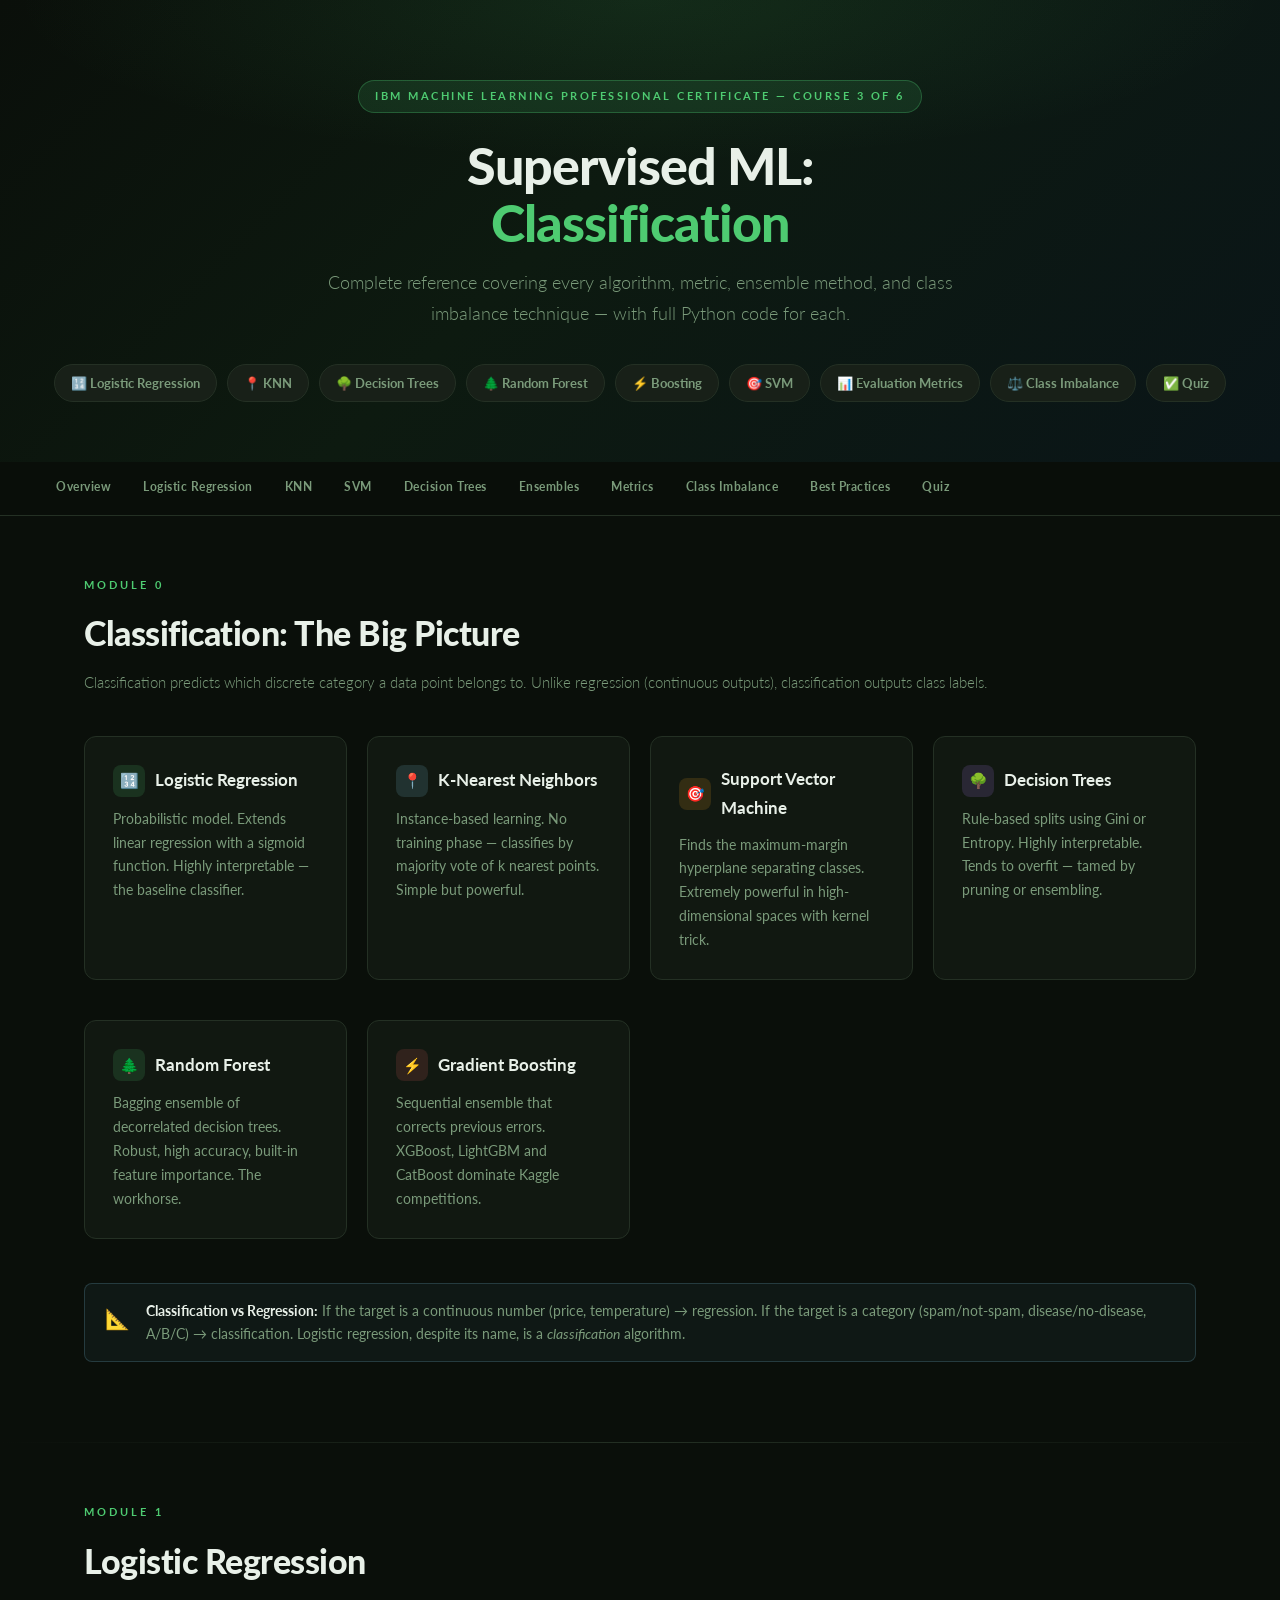
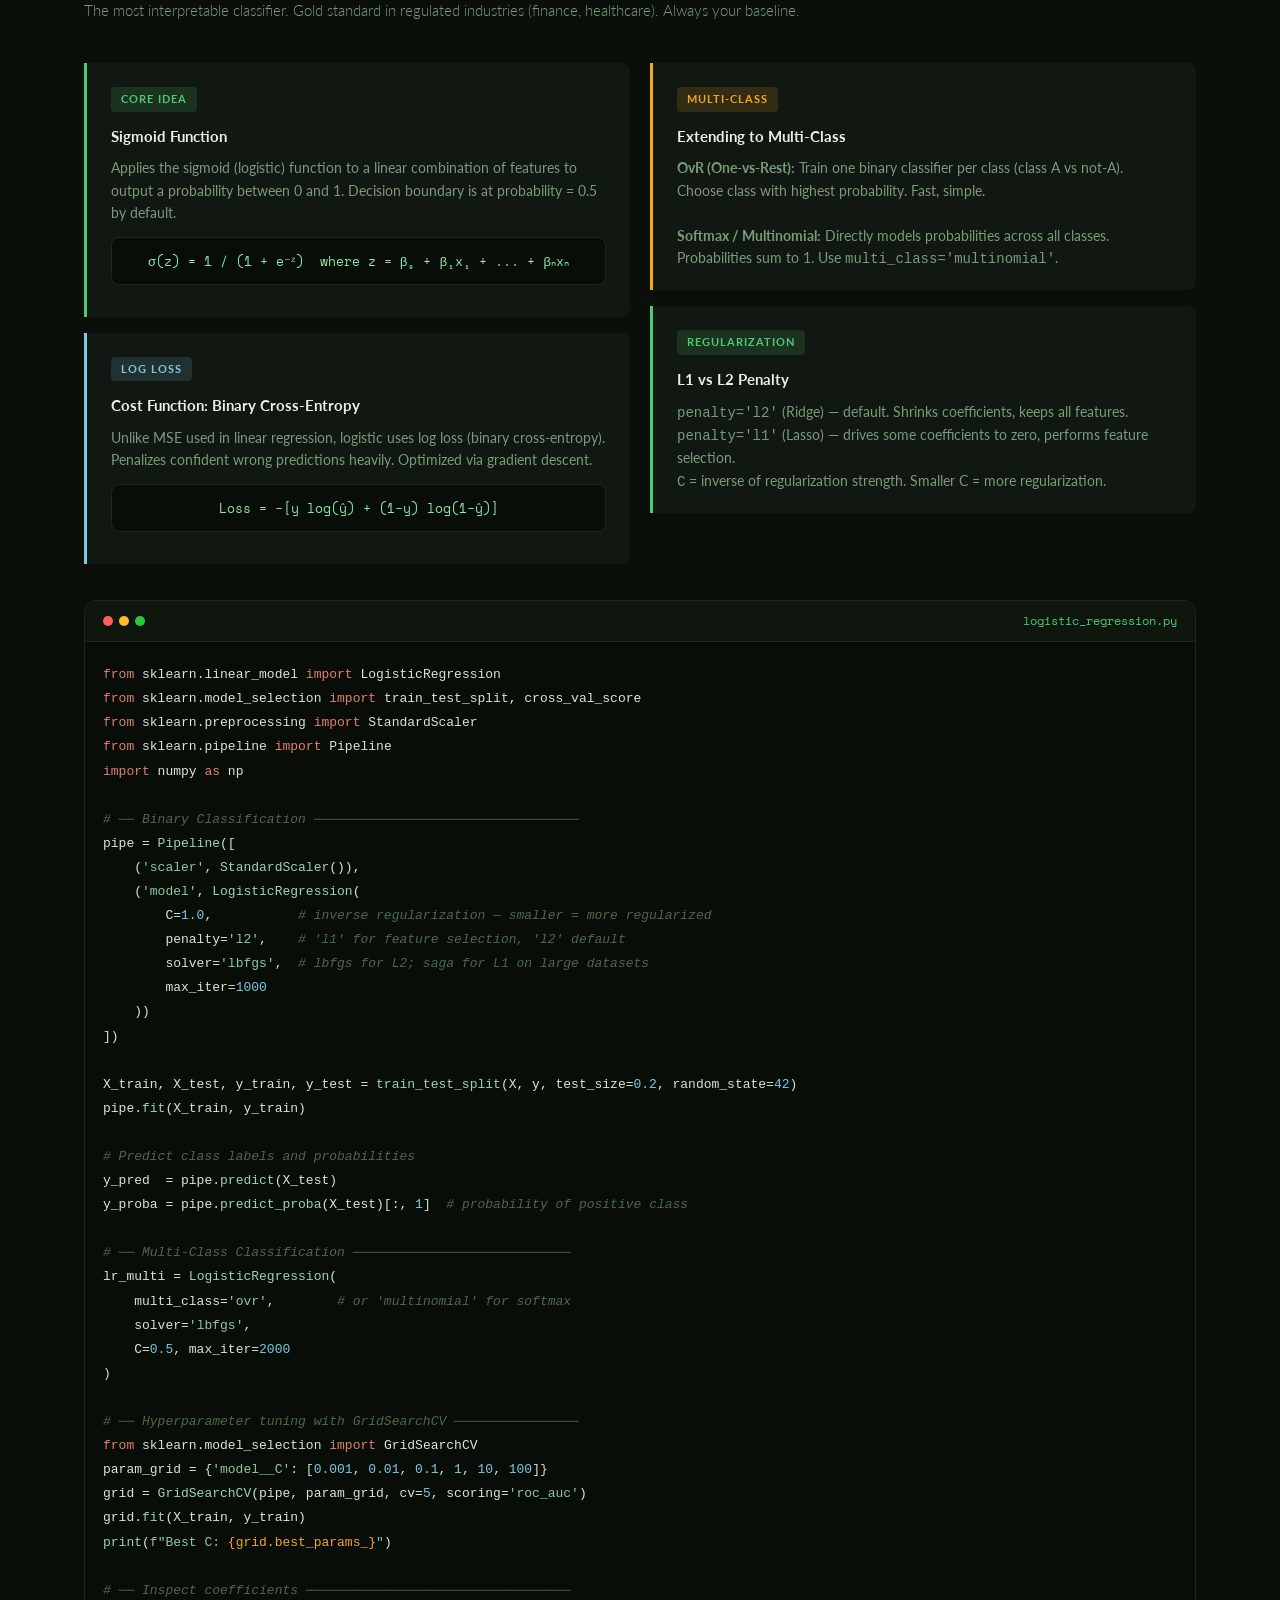
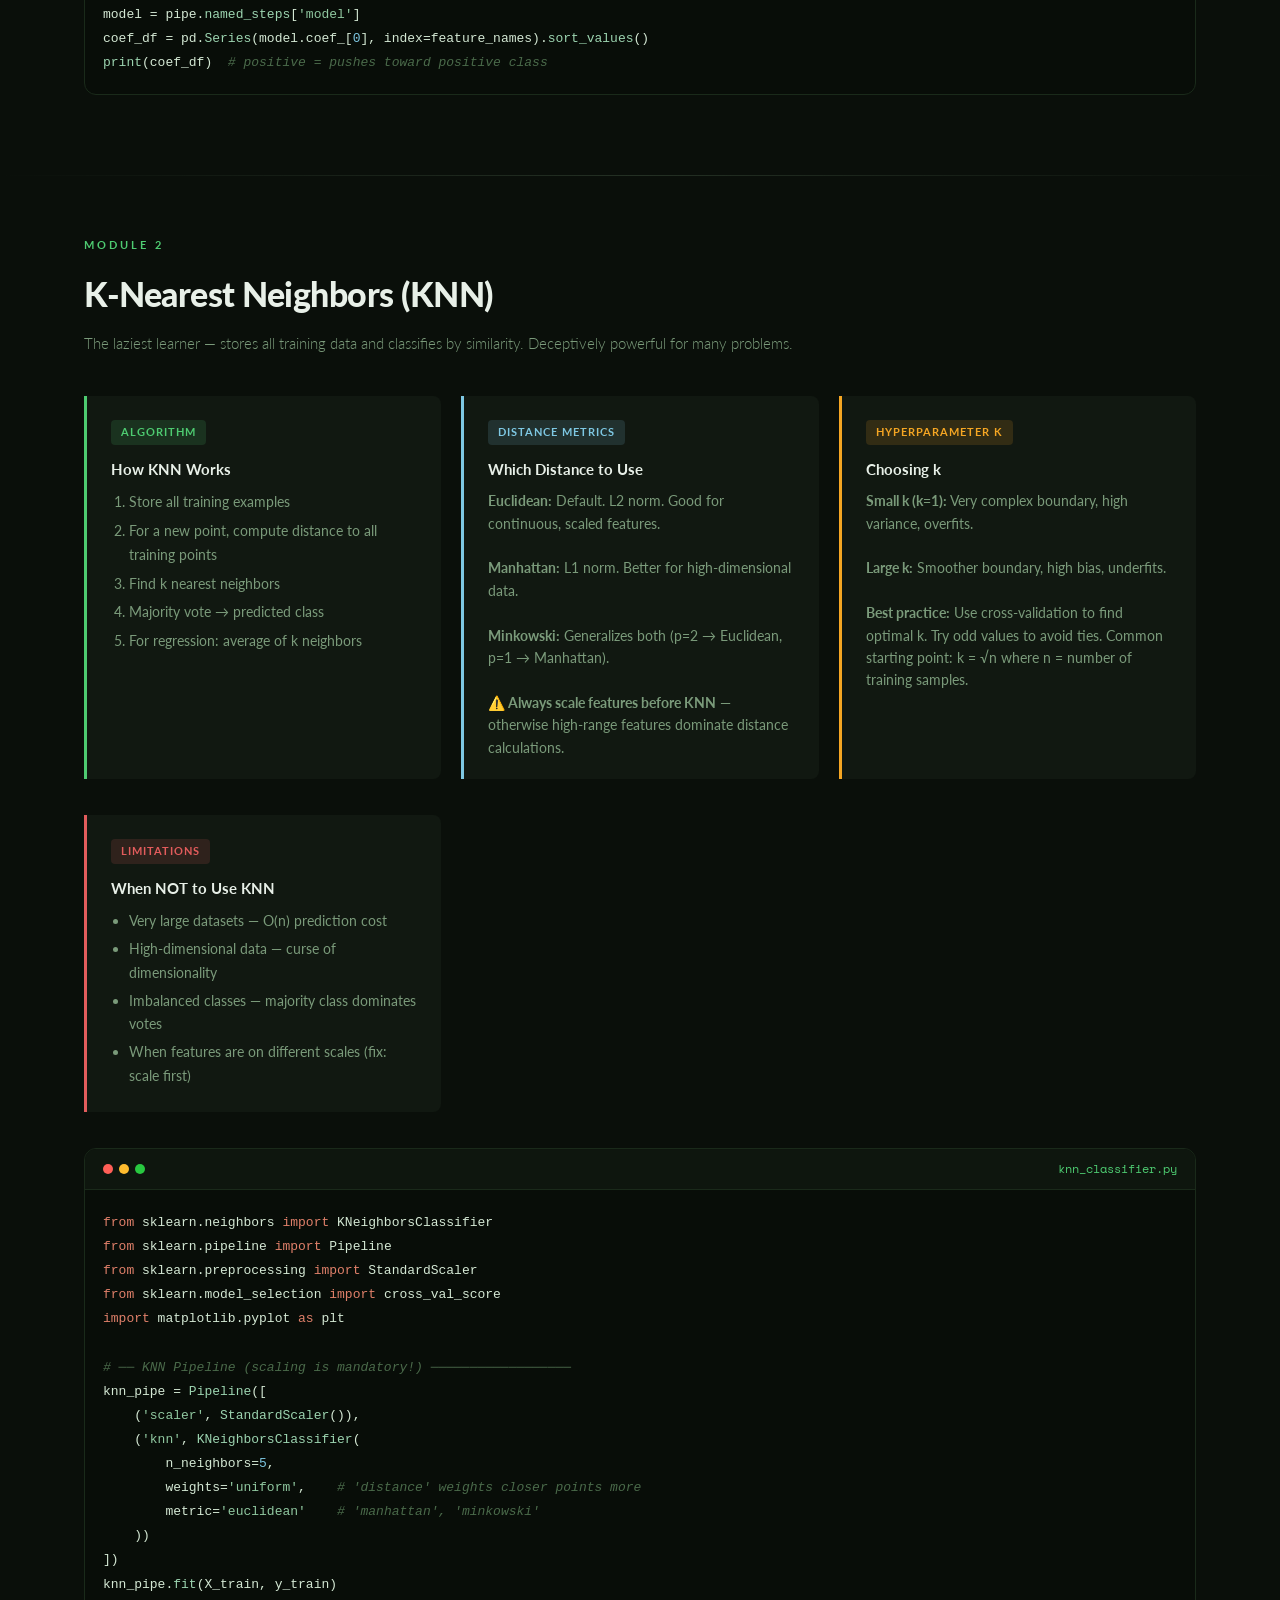
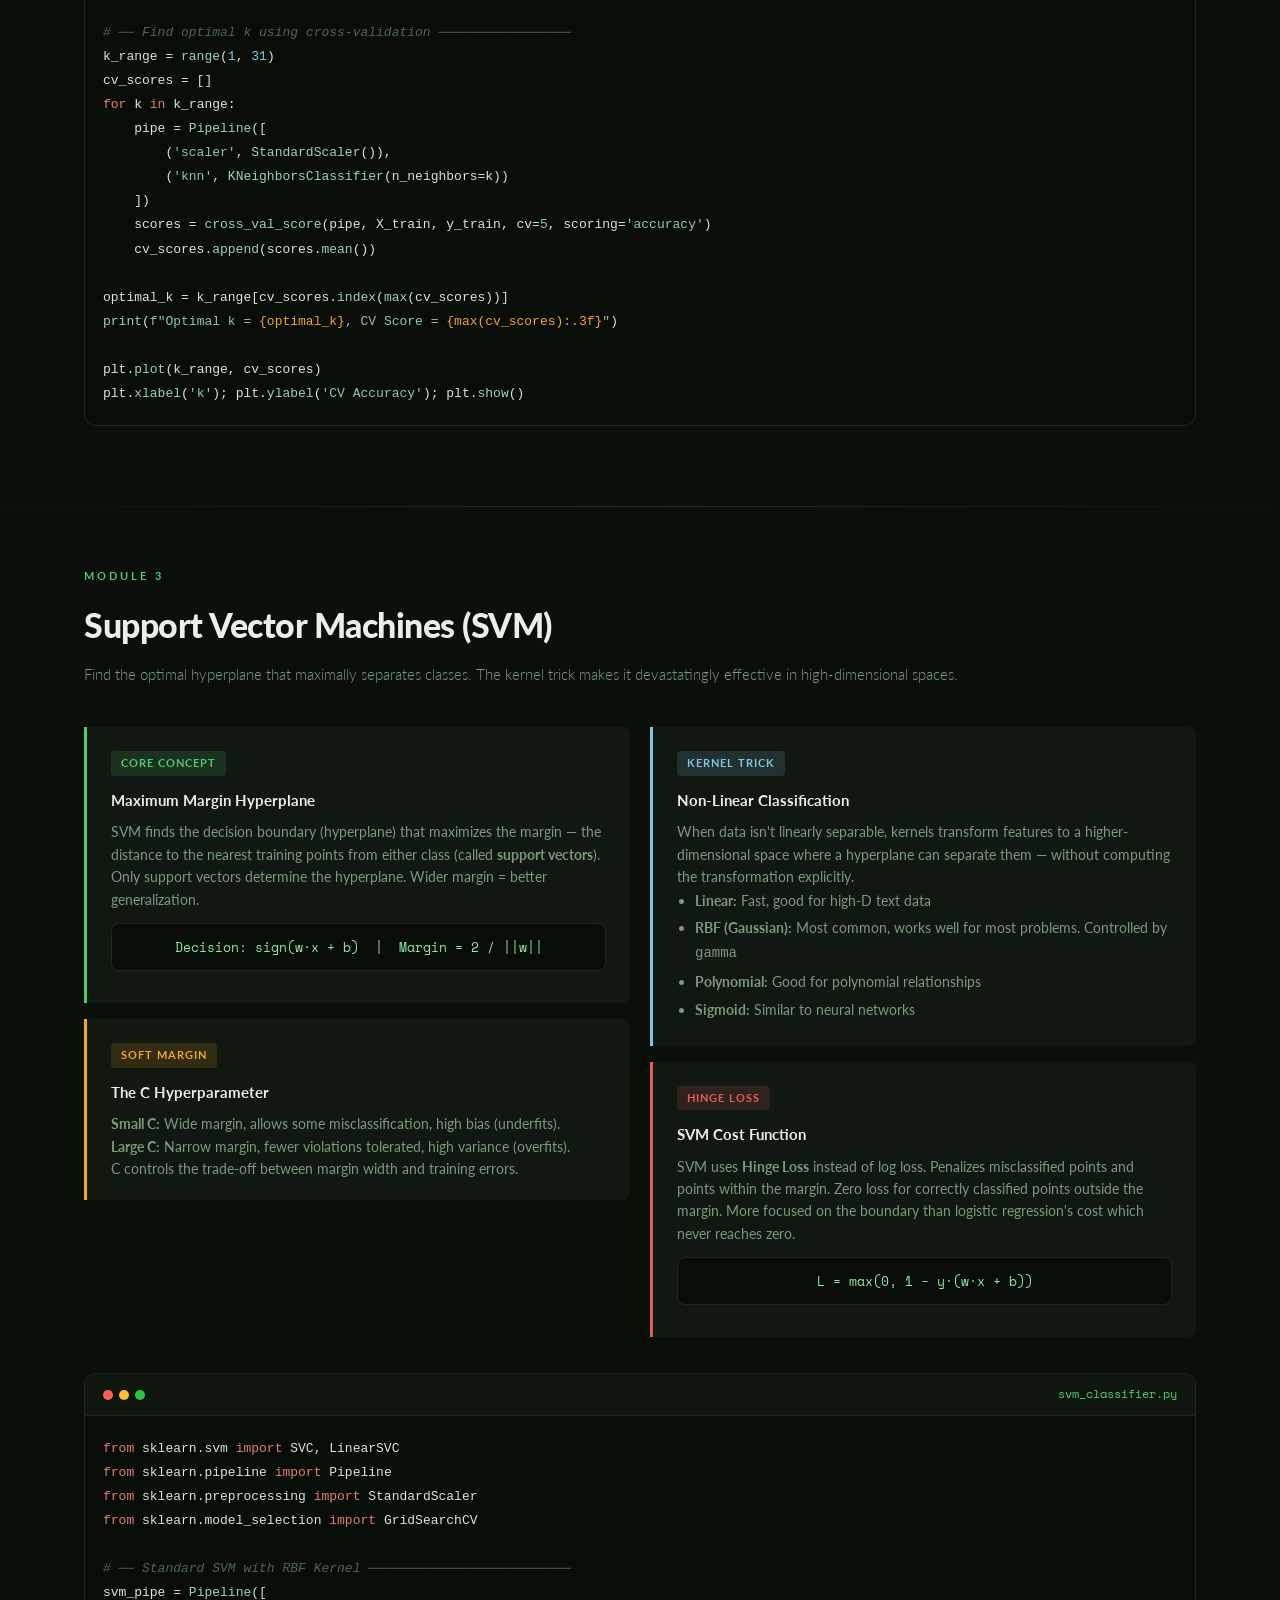
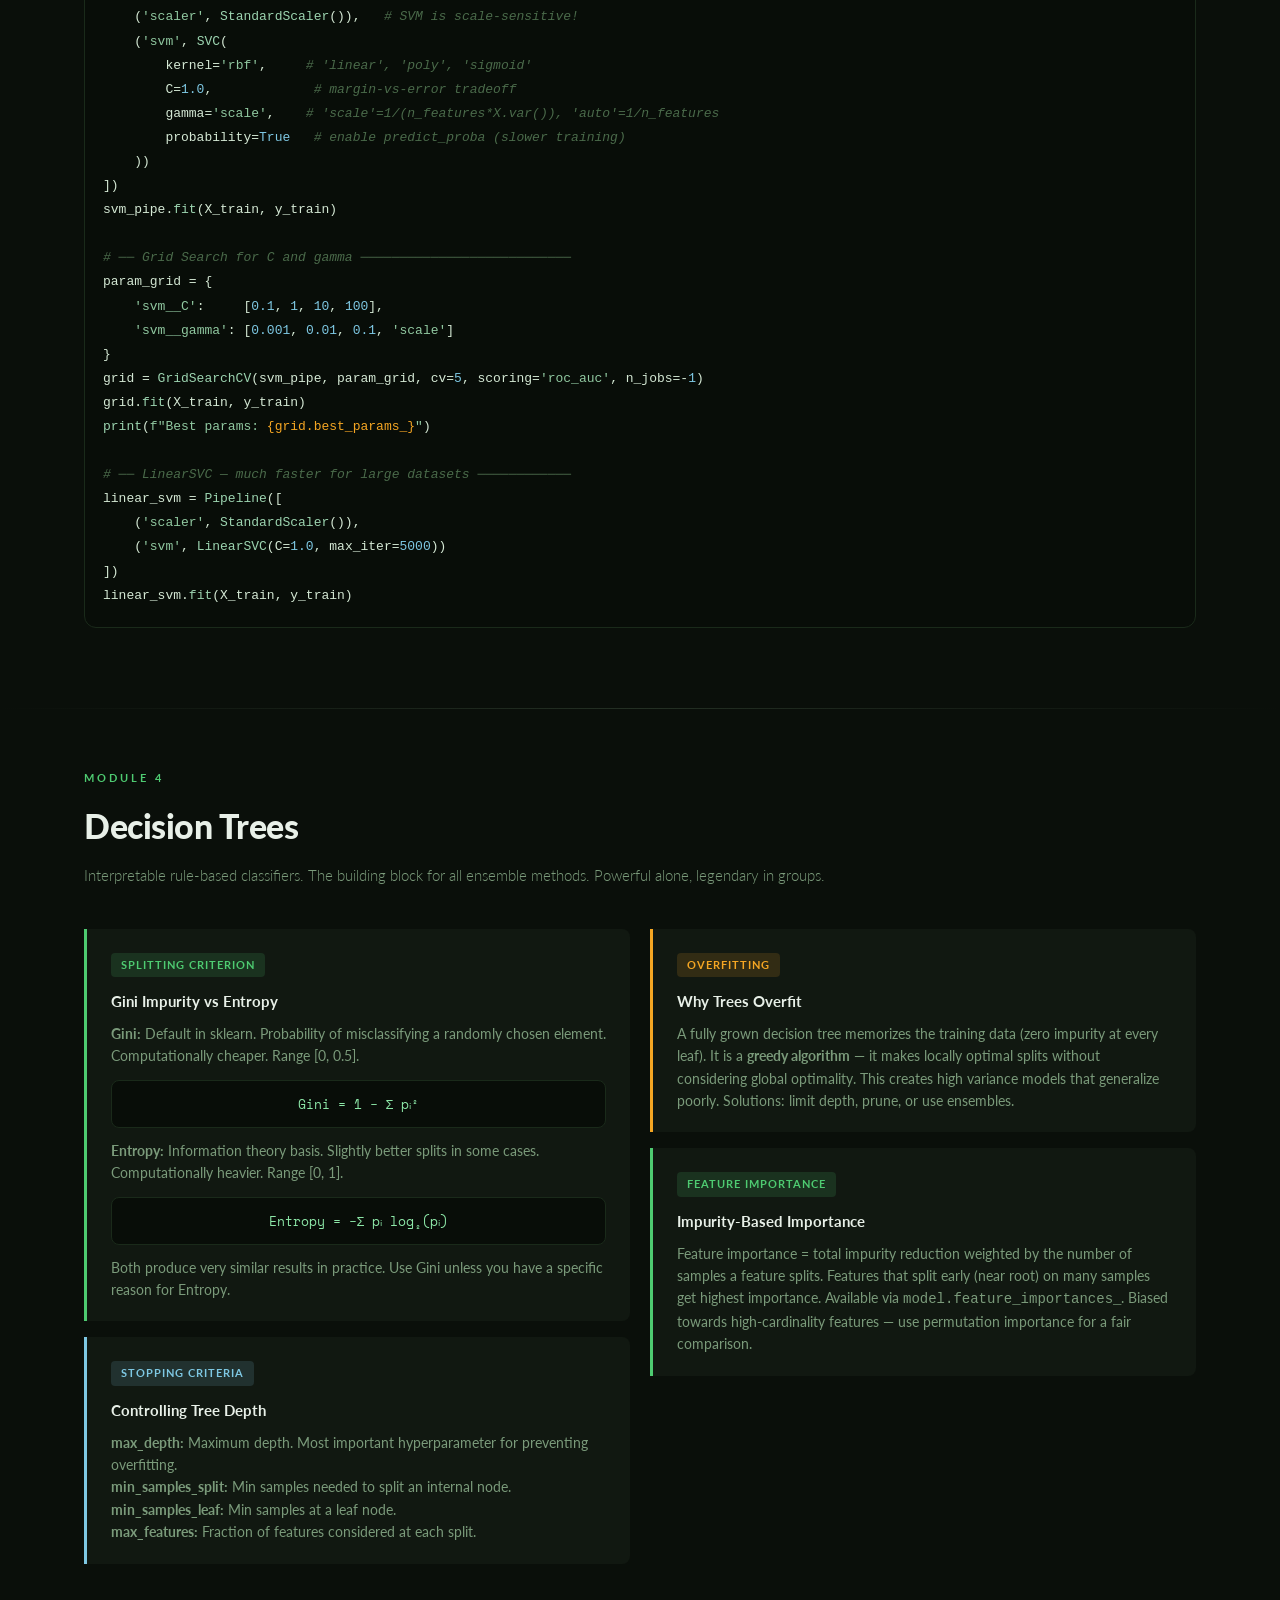
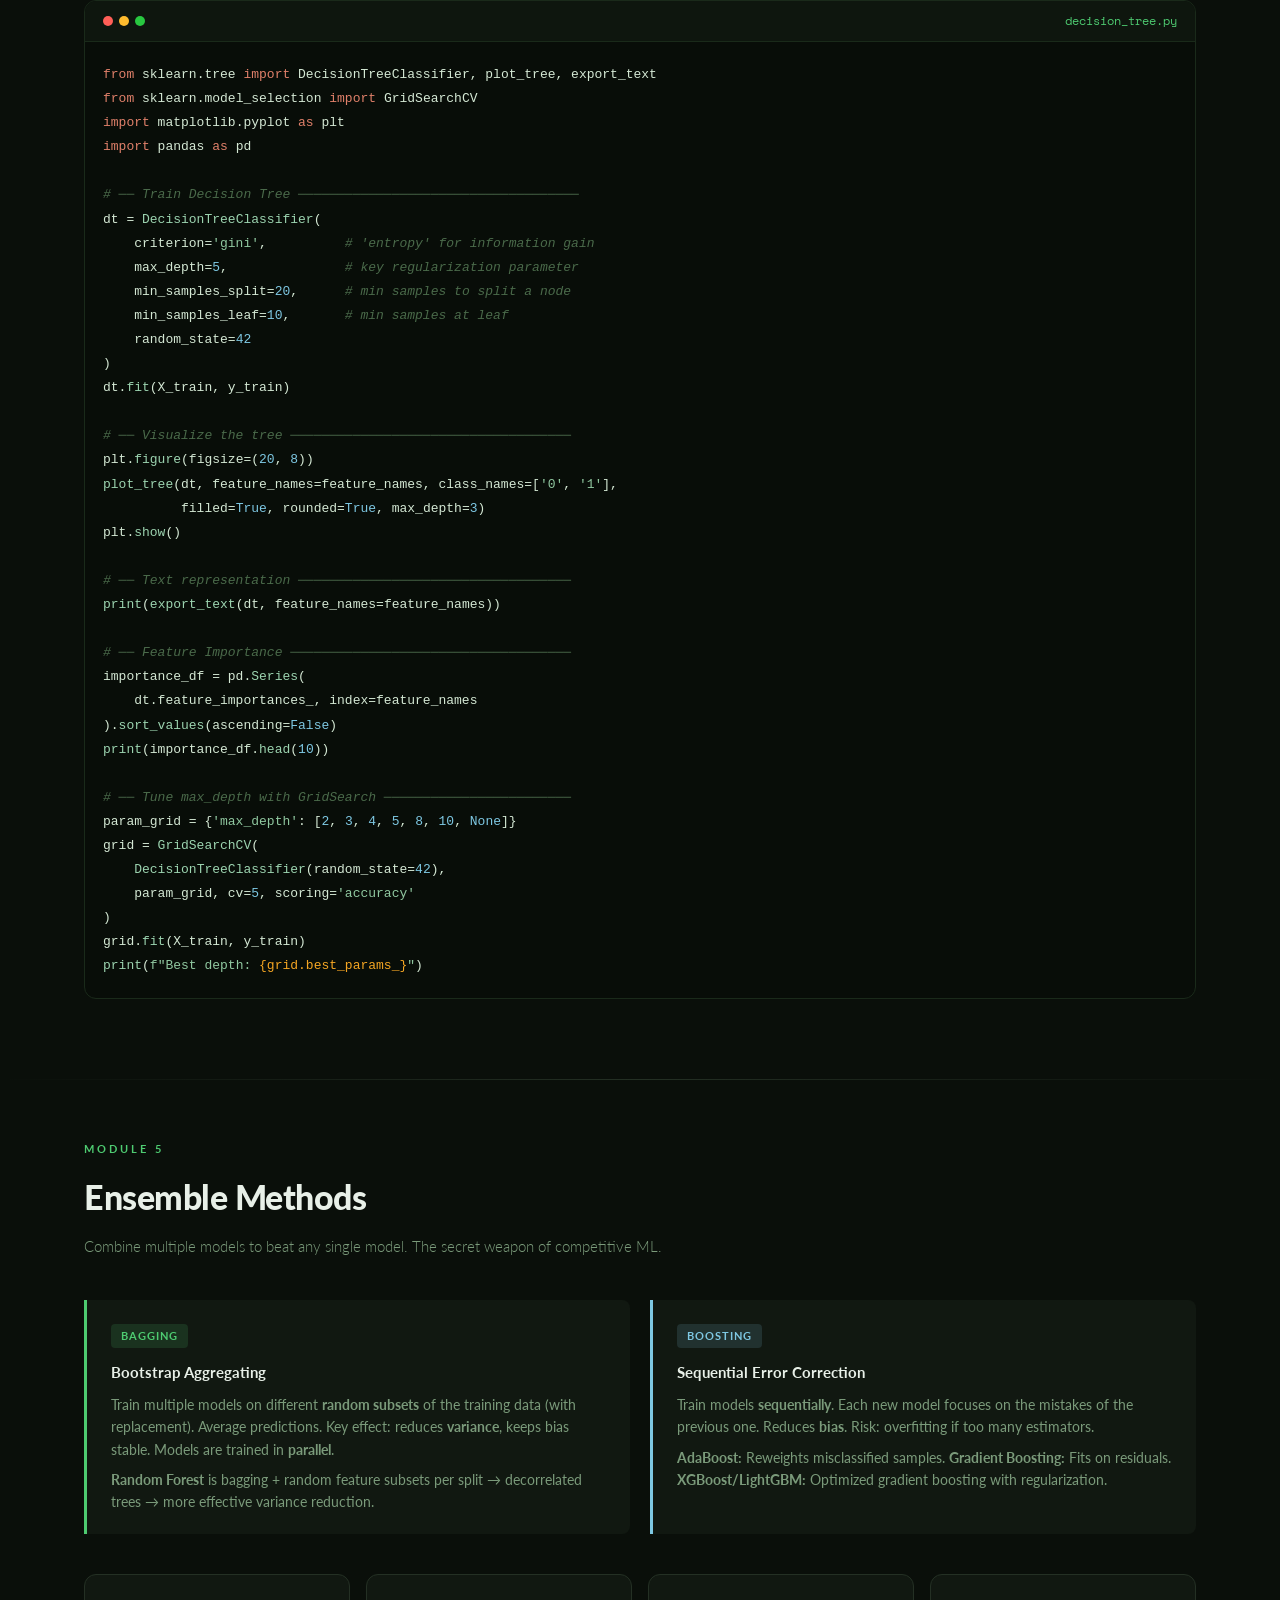
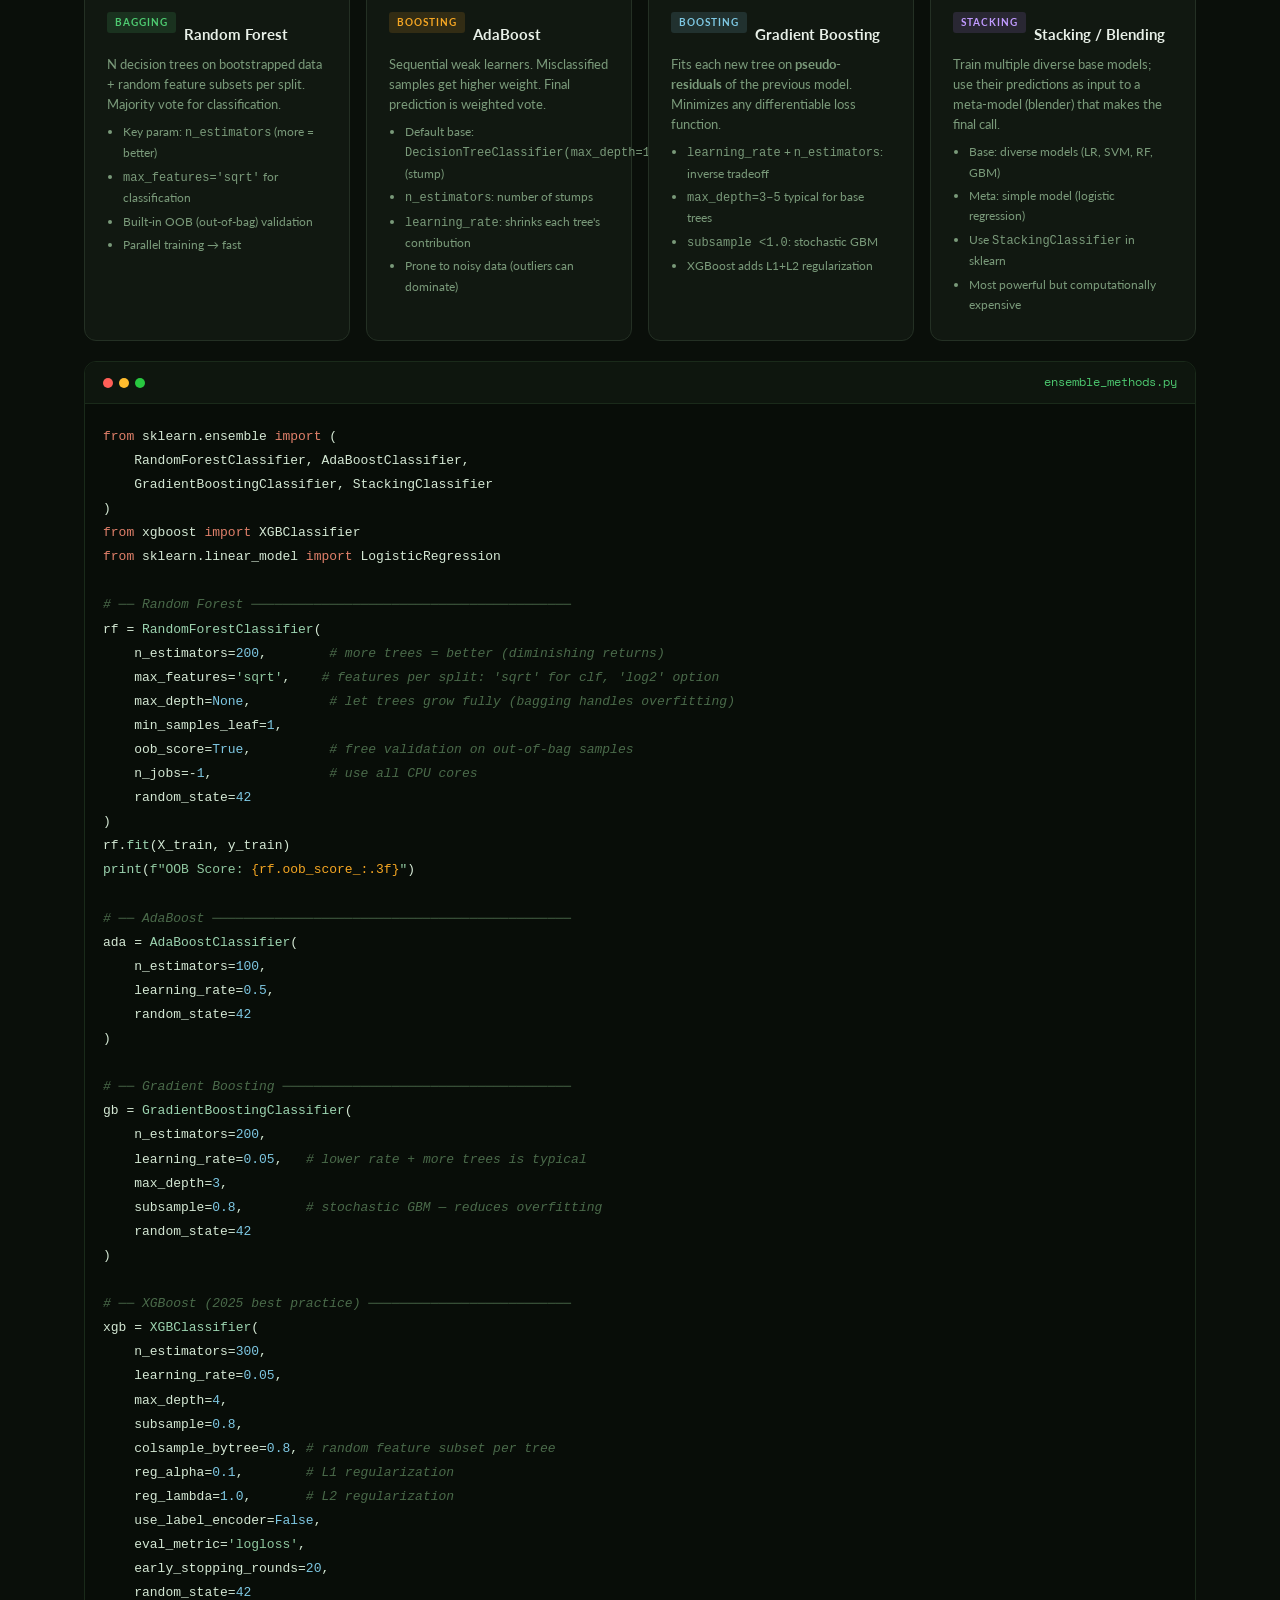
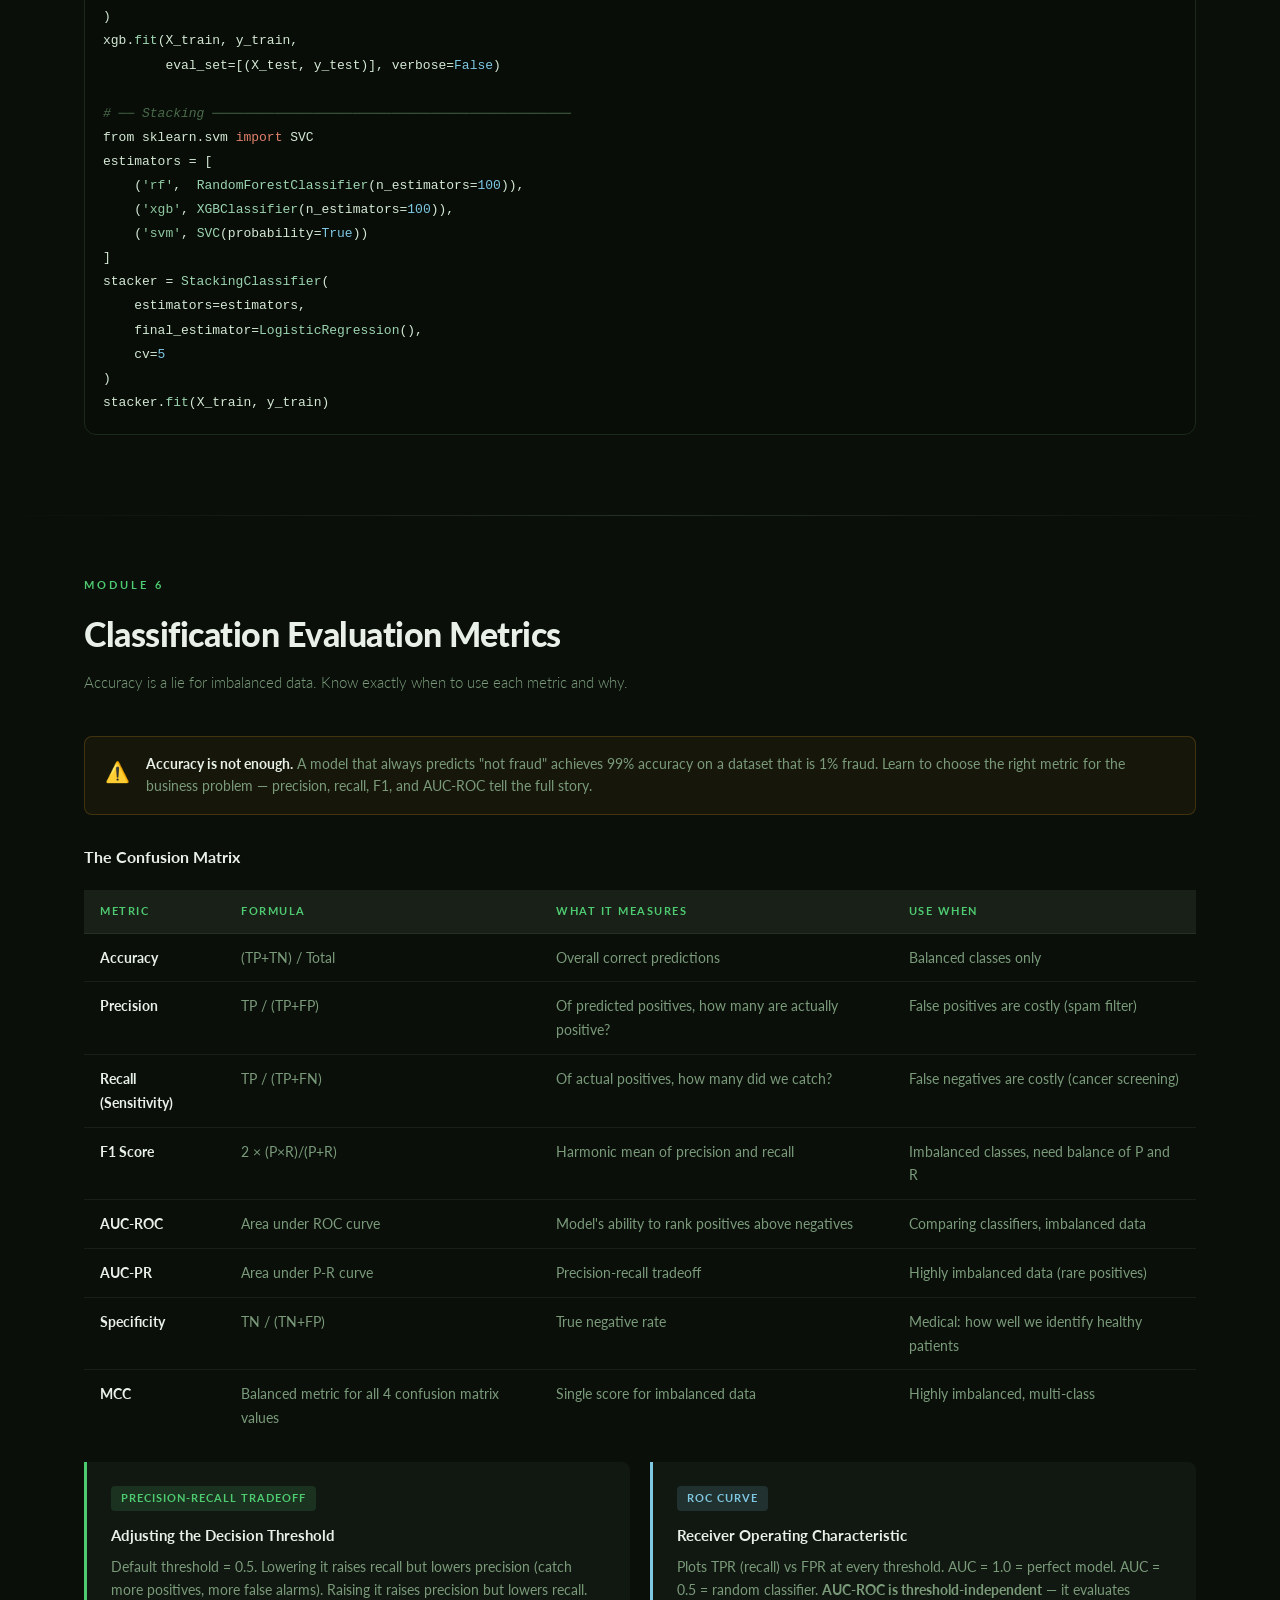
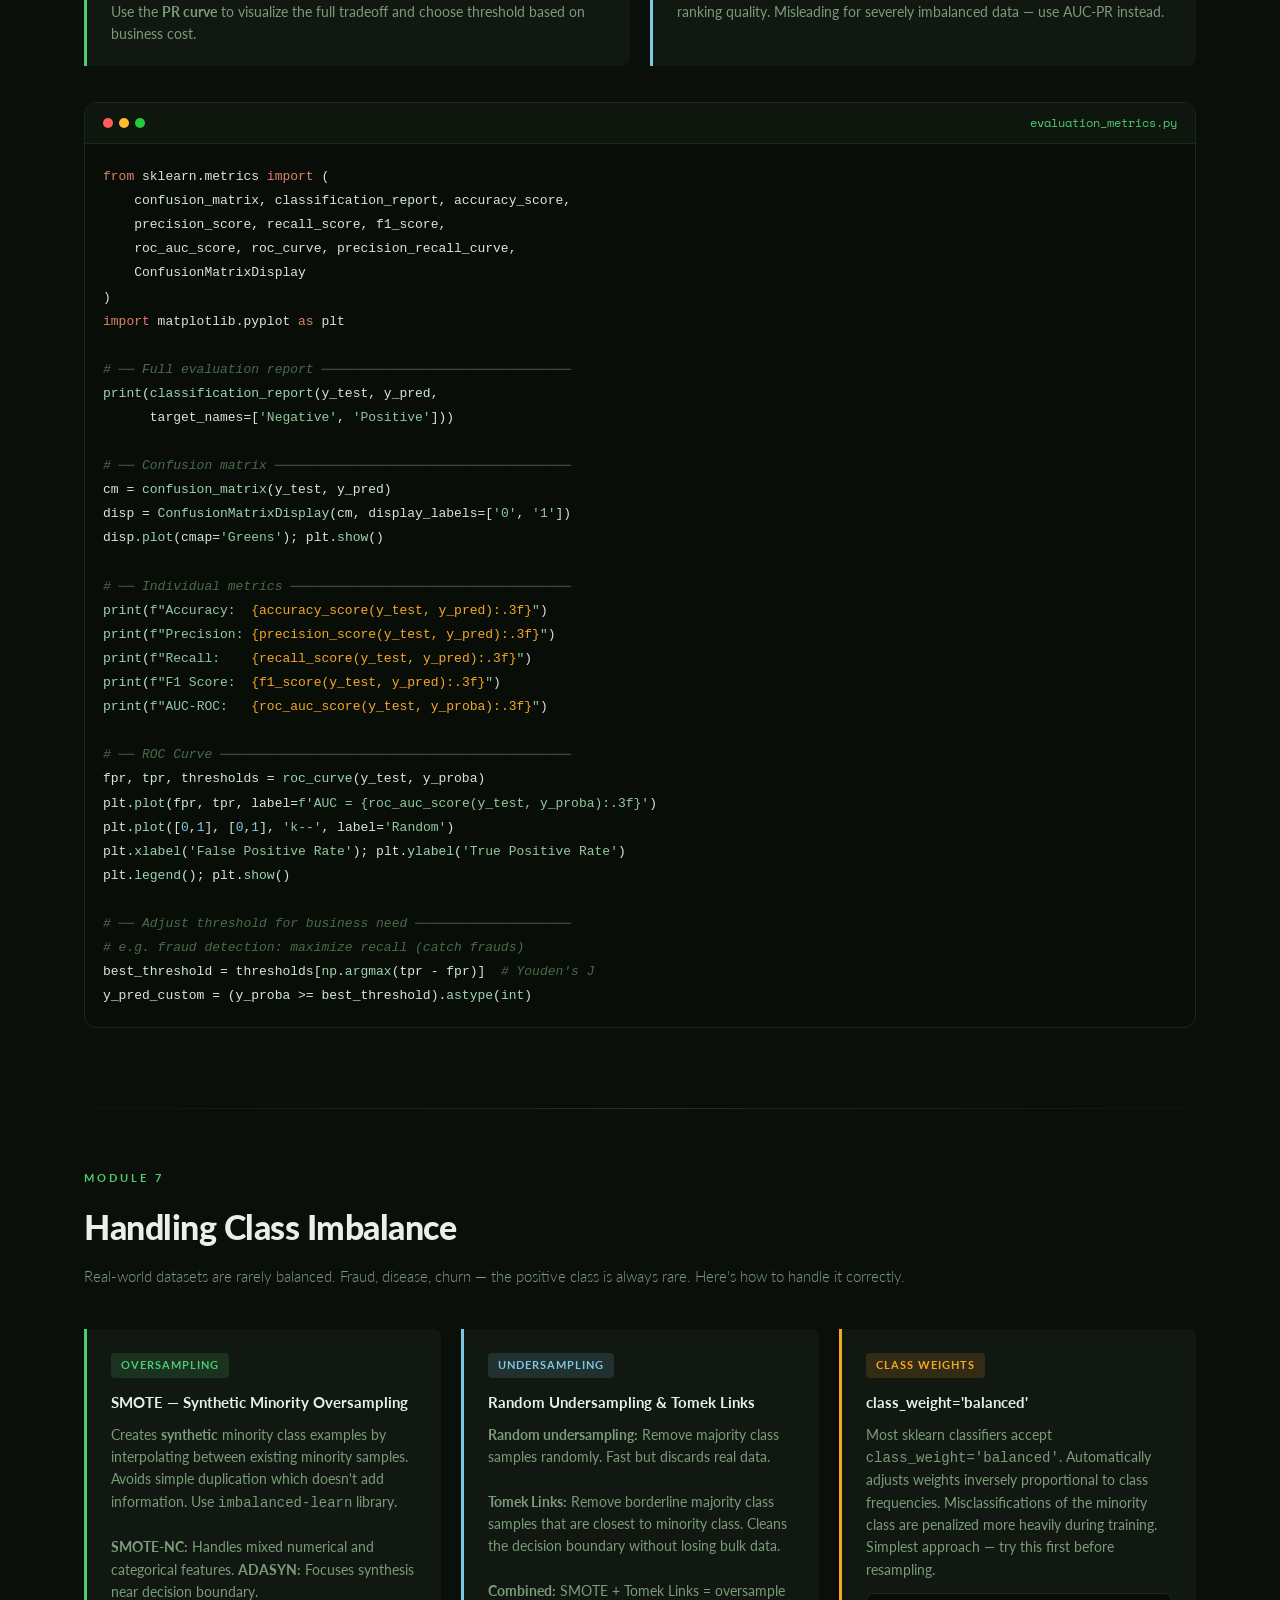
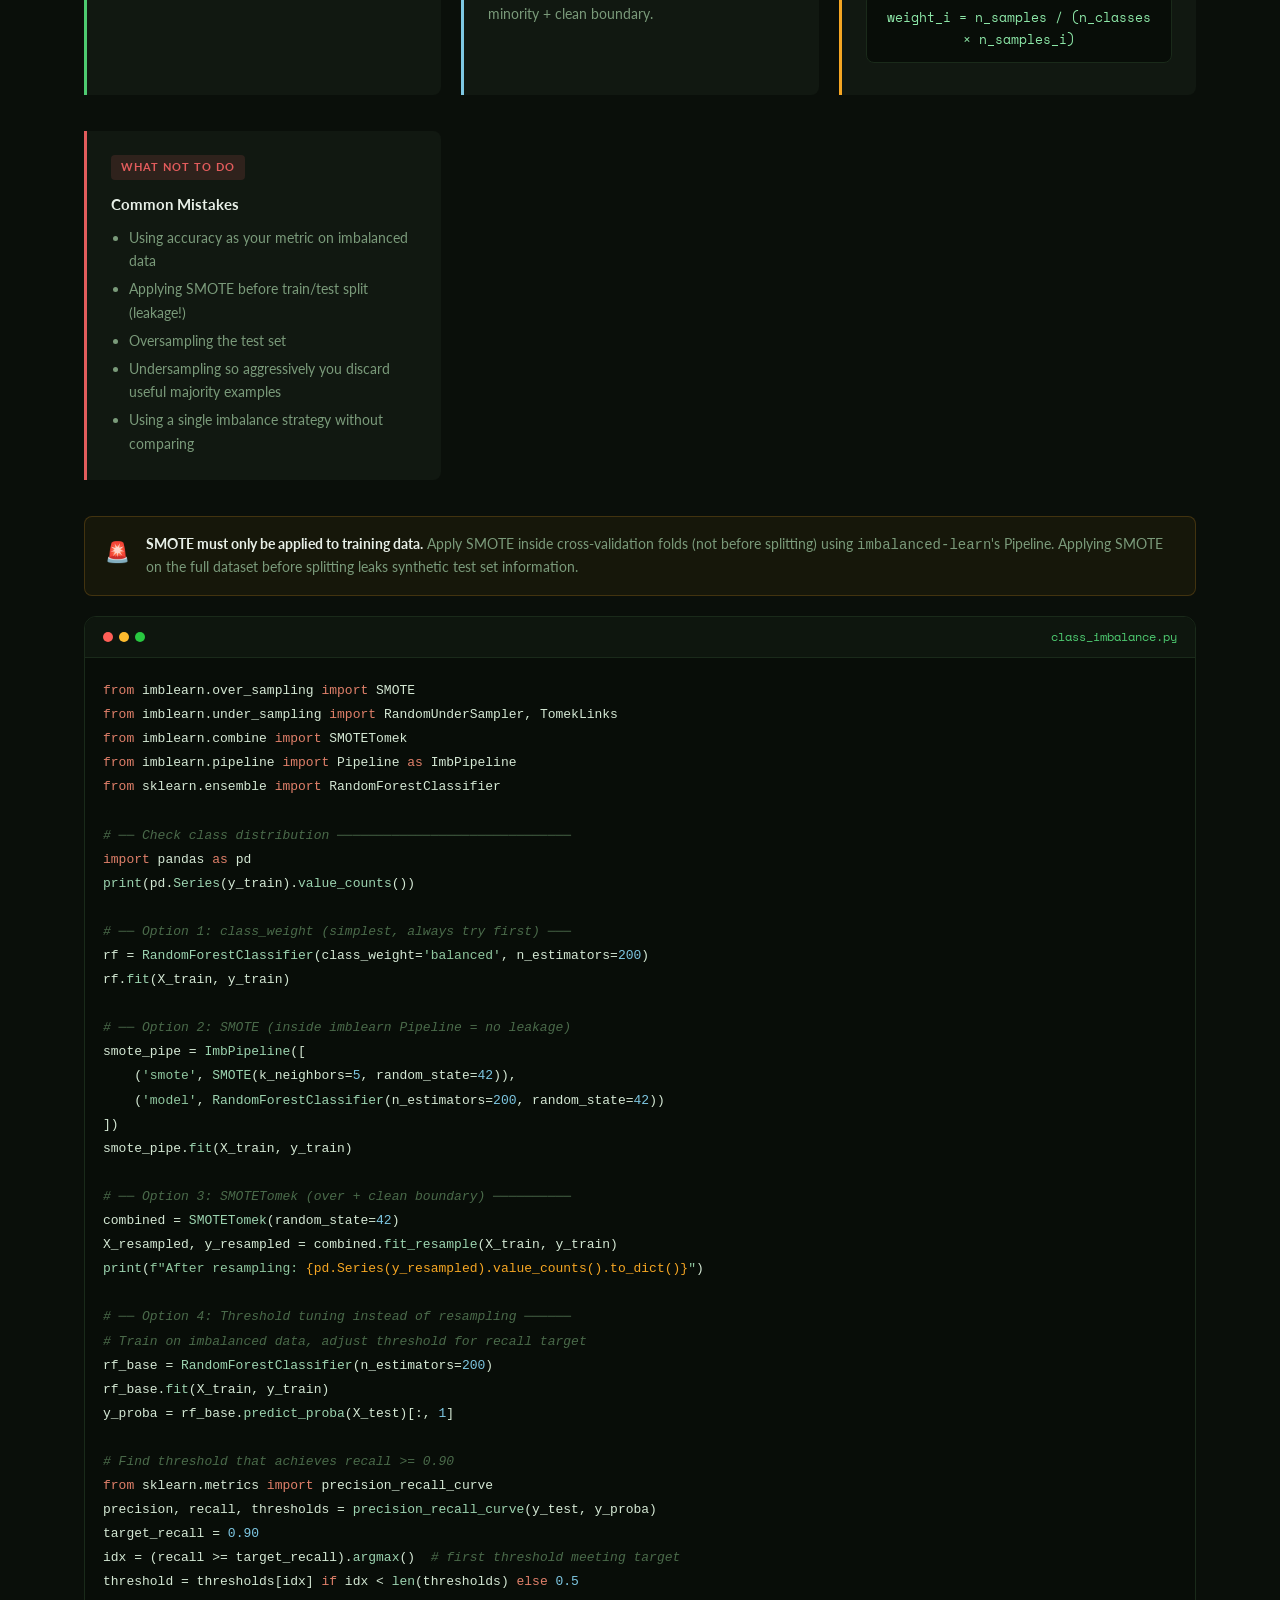
<file: course3.html>
<!DOCTYPE html>
<html lang="en">
<head>
<meta charset="UTF-8">
<meta name="viewport" content="width=device-width, initial-scale=1.0">
<title>IBM ML Course 3 — Supervised Machine Learning: Classification</title>
<link href="https://fonts.googleapis.com/css2?family=Lato:ital,wght@0,300;0,400;0,700;0,900;1,300;1,400&family=Space+Mono:wght@400;700&display=swap" rel="stylesheet">
<style>
  :root {
    --bg: #0a0f0a;
    --surface: #111811;
    --surface2: #182018;
    --border: #243024;
    --accent: #4ecb71;
    --accent2: #2d8a50;
    --accent3: #7ec8e3;
    --accent4: #f5a623;
    --accent5: #e25c5c;
    --text: #e8f0e8;
    --text-muted: #7a9a7a;
    --text-dim: #3a5a3a;
    --code-bg: #080d08;
    --correct: #4ecb71;
    --wrong: #e25c5c;
    --radius: 12px;
    --radius-sm: 8px;
  }
  * { box-sizing: border-box; margin: 0; padding: 0; }
  html { scroll-behavior: smooth; }
  body { font-family: 'Lato', sans-serif; background: var(--bg); color: var(--text); line-height: 1.7; font-size: 16px; }

  /* ── HERO ── */
  .hero {
    background: linear-gradient(135deg, #0a0f0a 0%, #0d1a10 45%, #0a1518 100%);
    padding: 80px 24px 60px;
    text-align: center;
    position: relative;
    overflow: hidden;
  }
  .hero::before {
    content: '';
    position: absolute;
    inset: 0;
    background: radial-gradient(ellipse 70% 50% at 50% 0%, rgba(78,203,113,0.10) 0%, transparent 70%);
    pointer-events: none;
  }
  .hero-badge {
    display: inline-block;
    background: rgba(78,203,113,0.12);
    border: 1px solid rgba(78,203,113,0.3);
    color: var(--accent);
    font-size: 11px; font-weight: 700; letter-spacing: 2.5px;
    text-transform: uppercase; padding: 6px 16px; border-radius: 20px; margin-bottom: 24px;
  }
  .hero h1 { font-size: clamp(28px,5vw,52px); font-weight: 900; line-height: 1.1; margin-bottom: 16px; letter-spacing: -1px; }
  .hero h1 span { color: var(--accent); }
  .hero p { font-size: 18px; color: var(--text-muted); max-width: 640px; margin: 0 auto 36px; font-weight: 300; }
  .hero-pills { display: flex; flex-wrap: wrap; gap: 10px; justify-content: center; }
  .pill { background: var(--surface2); border: 1px solid var(--border); color: var(--text-muted); font-size: 13px; font-weight: 700; padding: 7px 16px; border-radius: 20px; }

  /* ── NAV ── */
  .sticky-nav {
    position: sticky; top: 0; z-index: 100;
    background: rgba(10,15,10,0.95); backdrop-filter: blur(12px);
    border-bottom: 1px solid var(--border);
    padding: 0 24px; overflow-x: auto; white-space: nowrap;
  }
  .sticky-nav ul { display: flex; gap: 0; list-style: none; max-width: 1200px; margin: 0 auto; }
  .sticky-nav a { display: block; padding: 15px 16px; color: var(--text-muted); text-decoration: none; font-size: 12px; font-weight: 700; letter-spacing: 0.5px; transition: color 0.2s; border-bottom: 2px solid transparent; }
  .sticky-nav a:hover { color: var(--accent); border-bottom-color: var(--accent); }

  /* ── LAYOUT ── */
  .container { max-width: 1160px; margin: 0 auto; padding: 60px 24px; }
  .section-label { font-size: 11px; font-weight: 700; letter-spacing: 3px; text-transform: uppercase; color: var(--accent); margin-bottom: 10px; }
  .section-title { font-size: clamp(22px,3vw,34px); font-weight: 900; margin-bottom: 8px; letter-spacing: -0.5px; }
  .section-sub { color: var(--text-muted); font-size: 15px; margin-bottom: 40px; font-weight: 300; }

  /* ── CARDS ── */
  .card { background: var(--surface); border: 1px solid var(--border); border-radius: var(--radius); padding: 28px; margin-bottom: 20px; transition: border-color 0.2s, box-shadow 0.2s; }
  .card:hover { border-color: rgba(78,203,113,0.35); box-shadow: 0 4px 24px rgba(78,203,113,0.07); }
  .card h3 { font-size: 17px; font-weight: 700; margin-bottom: 10px; display: flex; align-items: center; gap: 10px; }
  .card .icon { width: 32px; height: 32px; border-radius: 8px; display: flex; align-items: center; justify-content: center; font-size: 15px; flex-shrink: 0; }
  .card p, .card ul { color: var(--text-muted); font-size: 14px; }
  .card ul { padding-left: 20px; }
  .card ul li { margin-bottom: 5px; }
  .grid-2 { display: grid; grid-template-columns: repeat(auto-fit,minmax(300px,1fr)); gap: 20px; }
  .grid-3 { display: grid; grid-template-columns: repeat(auto-fit,minmax(240px,1fr)); gap: 20px; }

  /* ── TAGS ── */
  .tag { display: inline-block; font-size: 11px; font-weight: 700; letter-spacing: 1px; text-transform: uppercase; padding: 3px 10px; border-radius: 4px; margin-bottom: 12px; }
  .tag-green  { background: rgba(78,203,113,0.14); color: var(--accent); }
  .tag-blue   { background: rgba(126,200,227,0.14); color: var(--accent3); }
  .tag-orange { background: rgba(245,166,35,0.14);  color: var(--accent4); }
  .tag-red    { background: rgba(226,92,92,0.14);   color: var(--accent5); }
  .tag-purple { background: rgba(180,130,255,0.14); color: #c09aff; }

  /* ── CONCEPT BLOCKS ── */
  .concept-block { background: var(--surface); border-left: 3px solid var(--accent); border-radius: 0 var(--radius-sm) var(--radius-sm) 0; padding: 20px 24px; margin-bottom: 16px; }
  .concept-block.blue   { border-left-color: var(--accent3); }
  .concept-block.orange { border-left-color: var(--accent4); }
  .concept-block.red    { border-left-color: var(--accent5); }
  .concept-block.purple { border-left-color: #c09aff; }
  .concept-block h4 { font-size: 15px; font-weight: 700; margin-bottom: 8px; }
  .concept-block p  { color: var(--text-muted); font-size: 14px; line-height: 1.6; }
  .concept-block ul { color: var(--text-muted); font-size: 14px; padding-left: 18px; }
  .concept-block ul li { margin-bottom: 4px; }

  /* ── FORMULA ── */
  .formula { background: var(--code-bg); border: 1px solid #1a2a1a; border-radius: var(--radius-sm); padding: 12px 18px; font-family: 'Space Mono', monospace; font-size: 13px; color: #8de8a8; margin: 12px 0; text-align: center; }

  /* ── CALLOUT ── */
  .callout { display: flex; gap: 16px; background: rgba(78,203,113,0.05); border: 1px solid rgba(78,203,113,0.2); border-radius: var(--radius-sm); padding: 16px 20px; margin: 20px 0; }
  .callout.warn  { background: rgba(245,166,35,0.05); border-color: rgba(245,166,35,0.2); }
  .callout.red   { background: rgba(226,92,92,0.05);  border-color: rgba(226,92,92,0.2); }
  .callout.blue  { background: rgba(126,200,227,0.05); border-color: rgba(126,200,227,0.2); }
  .callout-icon  { font-size: 20px; flex-shrink: 0; margin-top: 1px; }
  .callout-body  { font-size: 14px; color: var(--text-muted); line-height: 1.6; }
  .callout-body strong { color: var(--text); }

  /* ── CODE ── */
  .code-block { background: var(--code-bg); border: 1px solid #1a2a1a; border-radius: var(--radius); overflow: hidden; margin: 20px 0; }
  .code-header { display: flex; align-items: center; justify-content: space-between; padding: 10px 18px; background: #0e160e; border-bottom: 1px solid #1a2a1a; }
  .code-title  { font-family: 'Space Mono',monospace; font-size: 12px; color: var(--accent); }
  .code-dots   { display: flex; gap: 6px; }
  .code-dot    { width: 10px; height: 10px; border-radius: 50%; }
  .code-dot:nth-child(1) { background: #ff5f57; }
  .code-dot:nth-child(2) { background: #febc2e; }
  .code-dot:nth-child(3) { background: #28c840; }
  .code-block pre { padding: 20px 18px; overflow-x: auto; font-family: 'Space Mono',monospace; font-size: 13px; line-height: 1.7; }
  .code-block code { color: #d4e8d4; }
  .kw { color: #e0806a; }  .fn { color: #9cd4b0; }  .st { color: #90c8a0; }
  .cm { color: #4a6a4a; font-style: italic; }  .nm { color: #7ec8e3; }
  .va { color: #f5a623; }

  /* ── TABLE ── */
  .table-wrap { overflow-x: auto; margin: 20px 0; }
  table { width: 100%; border-collapse: collapse; font-size: 14px; }
  th { background: var(--surface2); color: var(--accent); font-size: 11px; letter-spacing: 1.5px; text-transform: uppercase; padding: 12px 16px; text-align: left; border-bottom: 1px solid var(--border); }
  td { padding: 12px 16px; border-bottom: 1px solid rgba(36,48,36,0.5); color: var(--text-muted); vertical-align: top; }
  tr:last-child td { border-bottom: none; }
  tr:hover td { background: rgba(78,203,113,0.03); }
  td strong { color: var(--text); }

  /* ── ACCORDION ── */
  details { background: var(--surface); border: 1px solid var(--border); border-radius: var(--radius-sm); margin-bottom: 10px; overflow: hidden; }
  summary { padding: 16px 20px; font-weight: 700; font-size: 15px; cursor: pointer; list-style: none; display: flex; align-items: center; justify-content: space-between; transition: background 0.2s; }
  summary:hover { background: var(--surface2); }
  summary::after { content: '+'; font-size: 20px; color: var(--accent); font-weight: 300; }
  details[open] summary::after { content: '−'; }
  details[open] summary { border-bottom: 1px solid var(--border); }
  .details-body { padding: 20px; color: var(--text-muted); font-size: 14px; line-height: 1.7; }

  /* ── BEST PRACTICE ── */
  .bp-card { display: flex; gap: 16px; background: var(--surface); border: 1px solid var(--border); border-radius: var(--radius-sm); padding: 18px 20px; margin-bottom: 12px; align-items: flex-start; }
  .bp-num { width: 28px; height: 28px; border-radius: 50%; background: linear-gradient(135deg, var(--accent), var(--accent2)); display: flex; align-items: center; justify-content: center; font-size: 12px; font-weight: 900; flex-shrink: 0; color: #000; }
  .bp-content h4 { font-size: 14px; font-weight: 700; margin-bottom: 4px; }
  .bp-content p  { font-size: 13px; color: var(--text-muted); }

  /* ── DIVIDER ── */
  .divider { height: 1px; background: linear-gradient(90deg, transparent, var(--border), transparent); margin: 0; }

  /* ── ALGO COMPARE GRID ── */
  .algo-grid { display: grid; grid-template-columns: repeat(auto-fit,minmax(260px,1fr)); gap: 16px; margin: 20px 0; }
  .algo-card { background: var(--surface); border: 1px solid var(--border); border-radius: var(--radius); padding: 22px; }
  .algo-card h4 { font-size: 15px; font-weight: 700; margin-bottom: 6px; display: flex; align-items: center; gap: 8px; }
  .algo-card .algo-badge { font-size: 10px; font-weight: 700; letter-spacing: 1px; text-transform: uppercase; padding: 2px 8px; border-radius: 3px; }
  .algo-card p { font-size: 13px; color: var(--text-muted); line-height: 1.55; margin-bottom: 8px; }
  .algo-card ul { font-size: 12px; color: var(--text-muted); padding-left: 16px; }
  .algo-card ul li { margin-bottom: 3px; }

  /* ── QUIZ ── */
  #quiz { background: linear-gradient(180deg, var(--bg) 0%, #080f0a 100%); }
  .quiz-progress { display: flex; align-items: center; gap: 16px; margin-bottom: 32px; }
  .progress-bar { flex: 1; height: 4px; background: var(--surface2); border-radius: 2px; overflow: hidden; }
  .progress-fill { height: 100%; background: linear-gradient(90deg, var(--accent), var(--accent3)); border-radius: 2px; transition: width 0.4s ease; }
  .quiz-counter { font-size: 13px; color: var(--text-muted); font-weight: 700; white-space: nowrap; }

  .question-card { background: var(--surface); border: 1px solid var(--border); border-radius: var(--radius); padding: 32px; margin-bottom: 24px; display: none; animation: fadeIn 0.3s ease; }
  .question-card.active { display: block; }
  @keyframes fadeIn { from { opacity:0; transform:translateY(8px); } to { opacity:1; transform:translateY(0); } }

  .q-meta { display: flex; gap: 10px; align-items: center; margin-bottom: 20px; }
  .q-num  { font-family: 'Space Mono',monospace; font-size: 11px; color: var(--accent); background: rgba(78,203,113,0.1); padding: 3px 10px; border-radius: 4px; }
  .q-topic { font-size: 11px; color: var(--text-dim); font-weight: 700; text-transform: uppercase; letter-spacing: 1px; }
  .q-text  { font-size: 16px; font-weight: 700; margin-bottom: 24px; line-height: 1.5; }

  .options { display: flex; flex-direction: column; gap: 10px; }
  .option { background: var(--surface2); border: 1px solid var(--border); border-radius: var(--radius-sm); padding: 14px 18px; cursor: pointer; font-size: 14px; transition: all 0.2s; display: flex; align-items: flex-start; gap: 12px; text-align: left; color: var(--text); }
  .option:hover:not(.disabled) { border-color: var(--accent); background: rgba(78,203,113,0.07); }
  .option.correct { border-color: var(--correct); background: rgba(78,203,113,0.09); }
  .option.wrong   { border-color: var(--wrong);   background: rgba(226,92,92,0.09); }
  .option.disabled { cursor: default; }
  .opt-letter { width: 24px; height: 24px; border-radius: 6px; background: var(--border); display: flex; align-items: center; justify-content: center; font-size: 12px; font-weight: 700; flex-shrink: 0; font-family: 'Space Mono',monospace; }
  .option.correct .opt-letter { background: var(--correct); color: #000; }
  .option.wrong   .opt-letter { background: var(--wrong);   color: #fff; }

  .explanation { margin-top: 16px; padding: 16px; background: rgba(78,203,113,0.05); border: 1px solid rgba(78,203,113,0.2); border-radius: var(--radius-sm); font-size: 14px; color: var(--text-muted); display: none; line-height: 1.6; }
  .explanation strong { color: var(--accent); }
  .explanation.show { display: block; }

  .quiz-actions { display: flex; justify-content: flex-end; margin-top: 20px; }
  .btn { padding: 11px 28px; border-radius: var(--radius-sm); font-size: 14px; font-weight: 700; font-family: 'Lato',sans-serif; cursor: pointer; border: none; transition: all 0.2s; letter-spacing: 0.5px; }
  .btn-primary { background: var(--accent); color: #000; }
  .btn-primary:hover { background: #6ddf8f; transform: translateY(-1px); }
  .btn-primary:disabled { opacity: 0.4; cursor: not-allowed; transform: none; }

  .score-card { background: var(--surface); border: 1px solid var(--border); border-radius: var(--radius); padding: 48px 32px; text-align: center; display: none; }
  .score-card.show { display: block; animation: fadeIn 0.4s ease; }
  .score-number { font-size: 72px; font-weight: 900; background: linear-gradient(135deg, var(--accent), var(--accent3)); -webkit-background-clip: text; -webkit-text-fill-color: transparent; line-height: 1; margin: 16px 0; }
  .score-label { color: var(--text-muted); font-size: 15px; margin-bottom: 24px; }
  .score-msg { font-size: 22px; font-weight: 700; margin-bottom: 8px; }
  .btn-restart { background: var(--surface2); color: var(--text); border: 1px solid var(--border); margin-top: 24px; }
  .btn-restart:hover { border-color: var(--accent); color: var(--accent); }

  footer { background: var(--surface); border-top: 1px solid var(--border); padding: 32px 24px; text-align: center; color: var(--text-dim); font-size: 13px; }
  footer span { color: var(--accent); }

  @media (max-width: 600px) { .container { padding: 40px 16px; } .hero { padding: 60px 16px 40px; } .question-card { padding: 20px; } }
</style>
</head>
<body>

<!-- HERO -->
<section class="hero">
  <div class="hero-badge">IBM Machine Learning Professional Certificate — Course 3 of 6</div>
  <h1>Supervised ML:<br><span>Classification</span></h1>
  <p>Complete reference covering every algorithm, metric, ensemble method, and class imbalance technique — with full Python code for each.</p>
  <div class="hero-pills">
    <span class="pill">🔢 Logistic Regression</span>
    <span class="pill">📍 KNN</span>
    <span class="pill">🌳 Decision Trees</span>
    <span class="pill">🌲 Random Forest</span>
    <span class="pill">⚡ Boosting</span>
    <span class="pill">🎯 SVM</span>
    <span class="pill">📊 Evaluation Metrics</span>
    <span class="pill">⚖️ Class Imbalance</span>
    <span class="pill">✅ Quiz</span>
  </div>
</section>

<!-- NAV -->
<nav class="sticky-nav">
  <ul>
    <li><a href="#overview">Overview</a></li>
    <li><a href="#logistic">Logistic Regression</a></li>
    <li><a href="#knn">KNN</a></li>
    <li><a href="#svm">SVM</a></li>
    <li><a href="#trees">Decision Trees</a></li>
    <li><a href="#ensembles">Ensembles</a></li>
    <li><a href="#metrics">Metrics</a></li>
    <li><a href="#imbalance">Class Imbalance</a></li>
    <li><a href="#best-practices">Best Practices</a></li>
    <li><a href="#quiz">Quiz</a></li>
  </ul>
</nav>

<!-- OVERVIEW -->
<section id="overview">
<div class="container">
  <div class="section-label">Module 0</div>
  <h2 class="section-title">Classification: The Big Picture</h2>
  <p class="section-sub">Classification predicts which discrete category a data point belongs to. Unlike regression (continuous outputs), classification outputs class labels.</p>

  <div class="grid-3">
    <div class="card">
      <h3><span class="icon" style="background:rgba(78,203,113,0.15)">🔢</span> Logistic Regression</h3>
      <p>Probabilistic model. Extends linear regression with a sigmoid function. Highly interpretable — the baseline classifier.</p>
    </div>
    <div class="card">
      <h3><span class="icon" style="background:rgba(126,200,227,0.15)">📍</span> K-Nearest Neighbors</h3>
      <p>Instance-based learning. No training phase — classifies by majority vote of k nearest points. Simple but powerful.</p>
    </div>
    <div class="card">
      <h3><span class="icon" style="background:rgba(245,166,35,0.15)">🎯</span> Support Vector Machine</h3>
      <p>Finds the maximum-margin hyperplane separating classes. Extremely powerful in high-dimensional spaces with kernel trick.</p>
    </div>
    <div class="card">
      <h3><span class="icon" style="background:rgba(180,130,255,0.15)">🌳</span> Decision Trees</h3>
      <p>Rule-based splits using Gini or Entropy. Highly interpretable. Tends to overfit — tamed by pruning or ensembling.</p>
    </div>
    <div class="card">
      <h3><span class="icon" style="background:rgba(78,203,113,0.15)">🌲</span> Random Forest</h3>
      <p>Bagging ensemble of decorrelated decision trees. Robust, high accuracy, built-in feature importance. The workhorse.</p>
    </div>
    <div class="card">
      <h3><span class="icon" style="background:rgba(226,92,92,0.15)">⚡</span> Gradient Boosting</h3>
      <p>Sequential ensemble that corrects previous errors. XGBoost, LightGBM and CatBoost dominate Kaggle competitions.</p>
    </div>
  </div>

  <div class="callout blue" style="margin-top:24px;">
    <span class="callout-icon">📐</span>
    <div class="callout-body">
      <strong>Classification vs Regression:</strong> If the target is a continuous number (price, temperature) → regression. If the target is a category (spam/not-spam, disease/no-disease, A/B/C) → classification. Logistic regression, despite its name, is a <em>classification</em> algorithm.
    </div>
  </div>
</div>
</section>

<div class="divider"></div>

<!-- LOGISTIC REGRESSION -->
<section id="logistic">
<div class="container">
  <div class="section-label">Module 1</div>
  <h2 class="section-title">Logistic Regression</h2>
  <p class="section-sub">The most interpretable classifier. Gold standard in regulated industries (finance, healthcare). Always your baseline.</p>

  <div class="grid-2">
    <div>
      <div class="concept-block">
        <span class="tag tag-green">Core Idea</span>
        <h4>Sigmoid Function</h4>
        <p>Applies the sigmoid (logistic) function to a linear combination of features to output a probability between 0 and 1. Decision boundary is at probability = 0.5 by default.</p>
        <div class="formula">σ(z) = 1 / (1 + e⁻ᶻ) &nbsp;where z = β₀ + β₁x₁ + ... + βₙxₙ</div>
      </div>
      <div class="concept-block blue">
        <span class="tag tag-blue">Log Loss</span>
        <h4>Cost Function: Binary Cross-Entropy</h4>
        <p>Unlike MSE used in linear regression, logistic uses log loss (binary cross-entropy). Penalizes confident wrong predictions heavily. Optimized via gradient descent.</p>
        <div class="formula">Loss = −[y log(ŷ) + (1−y) log(1−ŷ)]</div>
      </div>
    </div>
    <div>
      <div class="concept-block orange">
        <span class="tag tag-orange">Multi-class</span>
        <h4>Extending to Multi-Class</h4>
        <p><strong>OvR (One-vs-Rest):</strong> Train one binary classifier per class (class A vs not-A). Choose class with highest probability. Fast, simple.<br><br>
        <strong>Softmax / Multinomial:</strong> Directly models probabilities across all classes. Probabilities sum to 1. Use <code>multi_class='multinomial'</code>.</p>
      </div>
      <div class="concept-block">
        <span class="tag tag-green">Regularization</span>
        <h4>L1 vs L2 Penalty</h4>
        <p><code>penalty='l2'</code> (Ridge) — default. Shrinks coefficients, keeps all features.<br>
        <code>penalty='l1'</code> (Lasso) — drives some coefficients to zero, performs feature selection.<br>
        <code>C</code> = inverse of regularization strength. Smaller C = more regularization.</p>
      </div>
    </div>
  </div>

  <div class="code-block">
    <div class="code-header">
      <div class="code-dots"><div class="code-dot"></div><div class="code-dot"></div><div class="code-dot"></div></div>
      <span class="code-title">logistic_regression.py</span>
    </div>
    <pre><code><span class="kw">from</span> sklearn.linear_model <span class="kw">import</span> LogisticRegression
<span class="kw">from</span> sklearn.model_selection <span class="kw">import</span> train_test_split, cross_val_score
<span class="kw">from</span> sklearn.preprocessing <span class="kw">import</span> StandardScaler
<span class="kw">from</span> sklearn.pipeline <span class="kw">import</span> Pipeline
<span class="kw">import</span> numpy <span class="kw">as</span> np

<span class="cm"># ── Binary Classification ──────────────────────────────────</span>
pipe = <span class="fn">Pipeline</span>([
    (<span class="st">'scaler'</span>, <span class="fn">StandardScaler</span>()),
    (<span class="st">'model'</span>, <span class="fn">LogisticRegression</span>(
        C=<span class="nm">1.0</span>,           <span class="cm"># inverse regularization — smaller = more regularized</span>
        penalty=<span class="st">'l2'</span>,    <span class="cm"># 'l1' for feature selection, 'l2' default</span>
        solver=<span class="st">'lbfgs'</span>,  <span class="cm"># lbfgs for L2; saga for L1 on large datasets</span>
        max_iter=<span class="nm">1000</span>
    ))
])

X_train, X_test, y_train, y_test = <span class="fn">train_test_split</span>(X, y, test_size=<span class="nm">0.2</span>, random_state=<span class="nm">42</span>)
pipe.<span class="fn">fit</span>(X_train, y_train)

<span class="cm"># Predict class labels and probabilities</span>
y_pred  = pipe.<span class="fn">predict</span>(X_test)
y_proba = pipe.<span class="fn">predict_proba</span>(X_test)[:, <span class="nm">1</span>]  <span class="cm"># probability of positive class</span>

<span class="cm"># ── Multi-Class Classification ────────────────────────────</span>
lr_multi = <span class="fn">LogisticRegression</span>(
    multi_class=<span class="st">'ovr'</span>,        <span class="cm"># or 'multinomial' for softmax</span>
    solver=<span class="st">'lbfgs'</span>,
    C=<span class="nm">0.5</span>, max_iter=<span class="nm">2000</span>
)

<span class="cm"># ── Hyperparameter tuning with GridSearchCV ────────────────</span>
<span class="kw">from</span> sklearn.model_selection <span class="kw">import</span> GridSearchCV
param_grid = {<span class="st">'model__C'</span>: [<span class="nm">0.001</span>, <span class="nm">0.01</span>, <span class="nm">0.1</span>, <span class="nm">1</span>, <span class="nm">10</span>, <span class="nm">100</span>]}
grid = <span class="fn">GridSearchCV</span>(pipe, param_grid, cv=<span class="nm">5</span>, scoring=<span class="st">'roc_auc'</span>)
grid.<span class="fn">fit</span>(X_train, y_train)
<span class="fn">print</span>(<span class="st">f"Best C: </span><span class="va">{grid.best_params_}</span><span class="st">"</span>)

<span class="cm"># ── Inspect coefficients ──────────────────────────────────</span>
model = pipe.<span class="fn">named_steps</span>[<span class="st">'model'</span>]
coef_df = pd.<span class="fn">Series</span>(model.coef_[<span class="nm">0</span>], index=feature_names).<span class="fn">sort_values</span>()
<span class="fn">print</span>(coef_df)  <span class="cm"># positive = pushes toward positive class</span></code></pre>
  </div>
</div>
</section>

<div class="divider"></div>

<!-- KNN -->
<section id="knn">
<div class="container">
  <div class="section-label">Module 2</div>
  <h2 class="section-title">K-Nearest Neighbors (KNN)</h2>
  <p class="section-sub">The laziest learner — stores all training data and classifies by similarity. Deceptively powerful for many problems.</p>

  <div class="grid-2">
    <div class="concept-block">
      <span class="tag tag-green">Algorithm</span>
      <h4>How KNN Works</h4>
      <ol style="color:var(--text-muted);font-size:14px;padding-left:18px;">
        <li style="margin-bottom:5px;">Store all training examples</li>
        <li style="margin-bottom:5px;">For a new point, compute distance to all training points</li>
        <li style="margin-bottom:5px;">Find k nearest neighbors</li>
        <li style="margin-bottom:5px;">Majority vote → predicted class</li>
        <li>For regression: average of k neighbors</li>
      </ol>
    </div>
    <div class="concept-block blue">
      <span class="tag tag-blue">Distance Metrics</span>
      <h4>Which Distance to Use</h4>
      <p><strong>Euclidean:</strong> Default. L2 norm. Good for continuous, scaled features.<br><br>
      <strong>Manhattan:</strong> L1 norm. Better for high-dimensional data.<br><br>
      <strong>Minkowski:</strong> Generalizes both (p=2 → Euclidean, p=1 → Manhattan).<br><br>
      <strong>⚠️ Always scale features before KNN</strong> — otherwise high-range features dominate distance calculations.</p>
    </div>
    <div class="concept-block orange">
      <span class="tag tag-orange">Hyperparameter k</span>
      <h4>Choosing k</h4>
      <p><strong>Small k (k=1):</strong> Very complex boundary, high variance, overfits.<br><br>
      <strong>Large k:</strong> Smoother boundary, high bias, underfits.<br><br>
      <strong>Best practice:</strong> Use cross-validation to find optimal k. Try odd values to avoid ties. Common starting point: k = √n where n = number of training samples.</p>
    </div>
    <div class="concept-block red">
      <span class="tag tag-red">Limitations</span>
      <h4>When NOT to Use KNN</h4>
      <ul>
        <li>Very large datasets — O(n) prediction cost</li>
        <li>High-dimensional data — curse of dimensionality</li>
        <li>Imbalanced classes — majority class dominates votes</li>
        <li>When features are on different scales (fix: scale first)</li>
      </ul>
    </div>
  </div>

  <div class="code-block">
    <div class="code-header">
      <div class="code-dots"><div class="code-dot"></div><div class="code-dot"></div><div class="code-dot"></div></div>
      <span class="code-title">knn_classifier.py</span>
    </div>
    <pre><code><span class="kw">from</span> sklearn.neighbors <span class="kw">import</span> KNeighborsClassifier
<span class="kw">from</span> sklearn.pipeline <span class="kw">import</span> Pipeline
<span class="kw">from</span> sklearn.preprocessing <span class="kw">import</span> StandardScaler
<span class="kw">from</span> sklearn.model_selection <span class="kw">import</span> cross_val_score
<span class="kw">import</span> matplotlib.pyplot <span class="kw">as</span> plt

<span class="cm"># ── KNN Pipeline (scaling is mandatory!) ──────────────────</span>
knn_pipe = <span class="fn">Pipeline</span>([
    (<span class="st">'scaler'</span>, <span class="fn">StandardScaler</span>()),
    (<span class="st">'knn'</span>, <span class="fn">KNeighborsClassifier</span>(
        n_neighbors=<span class="nm">5</span>,
        weights=<span class="st">'uniform'</span>,    <span class="cm"># 'distance' weights closer points more</span>
        metric=<span class="st">'euclidean'</span>    <span class="cm"># 'manhattan', 'minkowski'</span>
    ))
])
knn_pipe.<span class="fn">fit</span>(X_train, y_train)

<span class="cm"># ── Find optimal k using cross-validation ─────────────────</span>
k_range = <span class="fn">range</span>(<span class="nm">1</span>, <span class="nm">31</span>)
cv_scores = []
<span class="kw">for</span> k <span class="kw">in</span> k_range:
    pipe = <span class="fn">Pipeline</span>([
        (<span class="st">'scaler'</span>, <span class="fn">StandardScaler</span>()),
        (<span class="st">'knn'</span>, <span class="fn">KNeighborsClassifier</span>(n_neighbors=k))
    ])
    scores = <span class="fn">cross_val_score</span>(pipe, X_train, y_train, cv=<span class="nm">5</span>, scoring=<span class="st">'accuracy'</span>)
    cv_scores.<span class="fn">append</span>(scores.<span class="fn">mean</span>())

optimal_k = k_range[cv_scores.<span class="fn">index</span>(<span class="fn">max</span>(cv_scores))]
<span class="fn">print</span>(<span class="st">f"Optimal k = </span><span class="va">{optimal_k}</span><span class="st">, CV Score = </span><span class="va">{max(cv_scores):.3f}</span><span class="st">"</span>)

plt.<span class="fn">plot</span>(k_range, cv_scores)
plt.<span class="fn">xlabel</span>(<span class="st">'k'</span>); plt.<span class="fn">ylabel</span>(<span class="st">'CV Accuracy'</span>); plt.<span class="fn">show</span>()</code></pre>
  </div>
</div>
</section>

<div class="divider"></div>

<!-- SVM -->
<section id="svm">
<div class="container">
  <div class="section-label">Module 3</div>
  <h2 class="section-title">Support Vector Machines (SVM)</h2>
  <p class="section-sub">Find the optimal hyperplane that maximally separates classes. The kernel trick makes it devastatingly effective in high-dimensional spaces.</p>

  <div class="grid-2">
    <div>
      <div class="concept-block">
        <span class="tag tag-green">Core Concept</span>
        <h4>Maximum Margin Hyperplane</h4>
        <p>SVM finds the decision boundary (hyperplane) that maximizes the margin — the distance to the nearest training points from either class (called <strong>support vectors</strong>). Only support vectors determine the hyperplane. Wider margin = better generalization.</p>
        <div class="formula">Decision: sign(w·x + b) &nbsp;|&nbsp; Margin = 2 / ||w||</div>
      </div>
      <div class="concept-block orange">
        <span class="tag tag-orange">Soft Margin</span>
        <h4>The C Hyperparameter</h4>
        <p><strong>Small C:</strong> Wide margin, allows some misclassification, high bias (underfits).<br>
        <strong>Large C:</strong> Narrow margin, fewer violations tolerated, high variance (overfits).<br>
        C controls the trade-off between margin width and training errors.</p>
      </div>
    </div>
    <div>
      <div class="concept-block blue">
        <span class="tag tag-blue">Kernel Trick</span>
        <h4>Non-Linear Classification</h4>
        <p>When data isn't linearly separable, kernels transform features to a higher-dimensional space where a hyperplane can separate them — without computing the transformation explicitly.</p>
        <ul>
          <li><strong>Linear:</strong> Fast, good for high-D text data</li>
          <li><strong>RBF (Gaussian):</strong> Most common, works well for most problems. Controlled by <code>gamma</code></li>
          <li><strong>Polynomial:</strong> Good for polynomial relationships</li>
          <li><strong>Sigmoid:</strong> Similar to neural networks</li>
        </ul>
      </div>
      <div class="concept-block red">
        <span class="tag tag-red">Hinge Loss</span>
        <h4>SVM Cost Function</h4>
        <p>SVM uses <strong>Hinge Loss</strong> instead of log loss. Penalizes misclassified points and points within the margin. Zero loss for correctly classified points outside the margin. More focused on the boundary than logistic regression's cost which never reaches zero.</p>
        <div class="formula">L = max(0, 1 − y·(w·x + b))</div>
      </div>
    </div>
  </div>

  <div class="code-block">
    <div class="code-header">
      <div class="code-dots"><div class="code-dot"></div><div class="code-dot"></div><div class="code-dot"></div></div>
      <span class="code-title">svm_classifier.py</span>
    </div>
    <pre><code><span class="kw">from</span> sklearn.svm <span class="kw">import</span> SVC, LinearSVC
<span class="kw">from</span> sklearn.pipeline <span class="kw">import</span> Pipeline
<span class="kw">from</span> sklearn.preprocessing <span class="kw">import</span> StandardScaler
<span class="kw">from</span> sklearn.model_selection <span class="kw">import</span> GridSearchCV

<span class="cm"># ── Standard SVM with RBF Kernel ──────────────────────────</span>
svm_pipe = <span class="fn">Pipeline</span>([
    (<span class="st">'scaler'</span>, <span class="fn">StandardScaler</span>()),   <span class="cm"># SVM is scale-sensitive!</span>
    (<span class="st">'svm'</span>, <span class="fn">SVC</span>(
        kernel=<span class="st">'rbf'</span>,     <span class="cm"># 'linear', 'poly', 'sigmoid'</span>
        C=<span class="nm">1.0</span>,             <span class="cm"># margin-vs-error tradeoff</span>
        gamma=<span class="st">'scale'</span>,    <span class="cm"># 'scale'=1/(n_features*X.var()), 'auto'=1/n_features</span>
        probability=<span class="nm">True</span>   <span class="cm"># enable predict_proba (slower training)</span>
    ))
])
svm_pipe.<span class="fn">fit</span>(X_train, y_train)

<span class="cm"># ── Grid Search for C and gamma ───────────────────────────</span>
param_grid = {
    <span class="st">'svm__C'</span>:     [<span class="nm">0.1</span>, <span class="nm">1</span>, <span class="nm">10</span>, <span class="nm">100</span>],
    <span class="st">'svm__gamma'</span>: [<span class="nm">0.001</span>, <span class="nm">0.01</span>, <span class="nm">0.1</span>, <span class="st">'scale'</span>]
}
grid = <span class="fn">GridSearchCV</span>(svm_pipe, param_grid, cv=<span class="nm">5</span>, scoring=<span class="st">'roc_auc'</span>, n_jobs=-<span class="nm">1</span>)
grid.<span class="fn">fit</span>(X_train, y_train)
<span class="fn">print</span>(<span class="st">f"Best params: </span><span class="va">{grid.best_params_}</span><span class="st">"</span>)

<span class="cm"># ── LinearSVC — much faster for large datasets ────────────</span>
linear_svm = <span class="fn">Pipeline</span>([
    (<span class="st">'scaler'</span>, <span class="fn">StandardScaler</span>()),
    (<span class="st">'svm'</span>, <span class="fn">LinearSVC</span>(C=<span class="nm">1.0</span>, max_iter=<span class="nm">5000</span>))
])
linear_svm.<span class="fn">fit</span>(X_train, y_train)</code></pre>
  </div>
</div>
</section>

<div class="divider"></div>

<!-- DECISION TREES -->
<section id="trees">
<div class="container">
  <div class="section-label">Module 4</div>
  <h2 class="section-title">Decision Trees</h2>
  <p class="section-sub">Interpretable rule-based classifiers. The building block for all ensemble methods. Powerful alone, legendary in groups.</p>

  <div class="grid-2">
    <div>
      <div class="concept-block">
        <span class="tag tag-green">Splitting Criterion</span>
        <h4>Gini Impurity vs Entropy</h4>
        <p><strong>Gini:</strong> Default in sklearn. Probability of misclassifying a randomly chosen element. Computationally cheaper. Range [0, 0.5].</p>
        <div class="formula">Gini = 1 − Σ pᵢ²</div>
        <p style="margin-top:10px;"><strong>Entropy:</strong> Information theory basis. Slightly better splits in some cases. Computationally heavier. Range [0, 1].</p>
        <div class="formula">Entropy = −Σ pᵢ log₂(pᵢ)</div>
        <p style="margin-top:8px;">Both produce very similar results in practice. Use Gini unless you have a specific reason for Entropy.</p>
      </div>
      <div class="concept-block blue">
        <span class="tag tag-blue">Stopping Criteria</span>
        <h4>Controlling Tree Depth</h4>
        <p><strong>max_depth:</strong> Maximum depth. Most important hyperparameter for preventing overfitting.<br>
        <strong>min_samples_split:</strong> Min samples needed to split an internal node.<br>
        <strong>min_samples_leaf:</strong> Min samples at a leaf node.<br>
        <strong>max_features:</strong> Fraction of features considered at each split.</p>
      </div>
    </div>
    <div>
      <div class="concept-block orange">
        <span class="tag tag-orange">Overfitting</span>
        <h4>Why Trees Overfit</h4>
        <p>A fully grown decision tree memorizes the training data (zero impurity at every leaf). It is a <strong>greedy algorithm</strong> — it makes locally optimal splits without considering global optimality. This creates high variance models that generalize poorly. Solutions: limit depth, prune, or use ensembles.</p>
      </div>
      <div class="concept-block">
        <span class="tag tag-green">Feature Importance</span>
        <h4>Impurity-Based Importance</h4>
        <p>Feature importance = total impurity reduction weighted by the number of samples a feature splits. Features that split early (near root) on many samples get highest importance. Available via <code>model.feature_importances_</code>. Biased towards high-cardinality features — use permutation importance for a fair comparison.</p>
      </div>
    </div>
  </div>

  <div class="code-block">
    <div class="code-header">
      <div class="code-dots"><div class="code-dot"></div><div class="code-dot"></div><div class="code-dot"></div></div>
      <span class="code-title">decision_tree.py</span>
    </div>
    <pre><code><span class="kw">from</span> sklearn.tree <span class="kw">import</span> DecisionTreeClassifier, plot_tree, export_text
<span class="kw">from</span> sklearn.model_selection <span class="kw">import</span> GridSearchCV
<span class="kw">import</span> matplotlib.pyplot <span class="kw">as</span> plt
<span class="kw">import</span> pandas <span class="kw">as</span> pd

<span class="cm"># ── Train Decision Tree ────────────────────────────────────</span>
dt = <span class="fn">DecisionTreeClassifier</span>(
    criterion=<span class="st">'gini'</span>,          <span class="cm"># 'entropy' for information gain</span>
    max_depth=<span class="nm">5</span>,               <span class="cm"># key regularization parameter</span>
    min_samples_split=<span class="nm">20</span>,      <span class="cm"># min samples to split a node</span>
    min_samples_leaf=<span class="nm">10</span>,       <span class="cm"># min samples at leaf</span>
    random_state=<span class="nm">42</span>
)
dt.<span class="fn">fit</span>(X_train, y_train)

<span class="cm"># ── Visualize the tree ────────────────────────────────────</span>
plt.<span class="fn">figure</span>(figsize=(<span class="nm">20</span>, <span class="nm">8</span>))
<span class="fn">plot_tree</span>(dt, feature_names=feature_names, class_names=[<span class="st">'0'</span>, <span class="st">'1'</span>],
          filled=<span class="nm">True</span>, rounded=<span class="nm">True</span>, max_depth=<span class="nm">3</span>)
plt.<span class="fn">show</span>()

<span class="cm"># ── Text representation ───────────────────────────────────</span>
<span class="fn">print</span>(<span class="fn">export_text</span>(dt, feature_names=feature_names))

<span class="cm"># ── Feature Importance ────────────────────────────────────</span>
importance_df = pd.<span class="fn">Series</span>(
    dt.feature_importances_, index=feature_names
).<span class="fn">sort_values</span>(ascending=<span class="nm">False</span>)
<span class="fn">print</span>(importance_df.<span class="fn">head</span>(<span class="nm">10</span>))

<span class="cm"># ── Tune max_depth with GridSearch ────────────────────────</span>
param_grid = {<span class="st">'max_depth'</span>: [<span class="nm">2</span>, <span class="nm">3</span>, <span class="nm">4</span>, <span class="nm">5</span>, <span class="nm">8</span>, <span class="nm">10</span>, <span class="nm">None</span>]}
grid = <span class="fn">GridSearchCV</span>(
    <span class="fn">DecisionTreeClassifier</span>(random_state=<span class="nm">42</span>),
    param_grid, cv=<span class="nm">5</span>, scoring=<span class="st">'accuracy'</span>
)
grid.<span class="fn">fit</span>(X_train, y_train)
<span class="fn">print</span>(<span class="st">f"Best depth: </span><span class="va">{grid.best_params_}</span><span class="st">"</span>)</code></pre>
  </div>
</div>
</section>

<div class="divider"></div>

<!-- ENSEMBLES -->
<section id="ensembles">
<div class="container">
  <div class="section-label">Module 5</div>
  <h2 class="section-title">Ensemble Methods</h2>
  <p class="section-sub">Combine multiple models to beat any single model. The secret weapon of competitive ML.</p>

  <div class="grid-2">
    <div class="concept-block">
      <span class="tag tag-green">Bagging</span>
      <h4>Bootstrap Aggregating</h4>
      <p>Train multiple models on different <strong>random subsets</strong> of the training data (with replacement). Average predictions. Key effect: reduces <strong>variance</strong>, keeps bias stable. Models are trained in <strong>parallel</strong>.</p>
      <p style="margin-top:8px;"><strong>Random Forest</strong> is bagging + random feature subsets per split → decorrelated trees → more effective variance reduction.</p>
    </div>
    <div class="concept-block blue">
      <span class="tag tag-blue">Boosting</span>
      <h4>Sequential Error Correction</h4>
      <p>Train models <strong>sequentially</strong>. Each new model focuses on the mistakes of the previous one. Reduces <strong>bias</strong>. Risk: overfitting if too many estimators.</p>
      <p style="margin-top:8px;"><strong>AdaBoost:</strong> Reweights misclassified samples. <strong>Gradient Boosting:</strong> Fits on residuals. <strong>XGBoost/LightGBM:</strong> Optimized gradient boosting with regularization.</p>
    </div>
  </div>

  <div class="algo-grid" style="margin-top:24px;">
    <div class="algo-card">
      <h4><span class="algo-badge tag-green">BAGGING</span><br>Random Forest</h4>
      <p>N decision trees on bootstrapped data + random feature subsets per split. Majority vote for classification.</p>
      <ul>
        <li>Key param: <code>n_estimators</code> (more = better)</li>
        <li><code>max_features='sqrt'</code> for classification</li>
        <li>Built-in OOB (out-of-bag) validation</li>
        <li>Parallel training → fast</li>
      </ul>
    </div>
    <div class="algo-card">
      <h4><span class="algo-badge tag-orange">BOOSTING</span><br>AdaBoost</h4>
      <p>Sequential weak learners. Misclassified samples get higher weight. Final prediction is weighted vote.</p>
      <ul>
        <li>Default base: <code>DecisionTreeClassifier(max_depth=1)</code> (stump)</li>
        <li><code>n_estimators</code>: number of stumps</li>
        <li><code>learning_rate</code>: shrinks each tree's contribution</li>
        <li>Prone to noisy data (outliers can dominate)</li>
      </ul>
    </div>
    <div class="algo-card">
      <h4><span class="algo-badge tag-blue">BOOSTING</span><br>Gradient Boosting</h4>
      <p>Fits each new tree on <strong>pseudo-residuals</strong> of the previous model. Minimizes any differentiable loss function.</p>
      <ul>
        <li><code>learning_rate</code> + <code>n_estimators</code>: inverse tradeoff</li>
        <li><code>max_depth=3–5</code> typical for base trees</li>
        <li><code>subsample &lt;1.0</code>: stochastic GBM</li>
        <li>XGBoost adds L1+L2 regularization</li>
      </ul>
    </div>
    <div class="algo-card">
      <h4><span class="algo-badge tag-purple">STACKING</span><br>Stacking / Blending</h4>
      <p>Train multiple diverse base models; use their predictions as input to a meta-model (blender) that makes the final call.</p>
      <ul>
        <li>Base: diverse models (LR, SVM, RF, GBM)</li>
        <li>Meta: simple model (logistic regression)</li>
        <li>Use <code>StackingClassifier</code> in sklearn</li>
        <li>Most powerful but computationally expensive</li>
      </ul>
    </div>
  </div>

  <div class="code-block">
    <div class="code-header">
      <div class="code-dots"><div class="code-dot"></div><div class="code-dot"></div><div class="code-dot"></div></div>
      <span class="code-title">ensemble_methods.py</span>
    </div>
    <pre><code><span class="kw">from</span> sklearn.ensemble <span class="kw">import</span> (
    RandomForestClassifier, AdaBoostClassifier,
    GradientBoostingClassifier, StackingClassifier
)
<span class="kw">from</span> xgboost <span class="kw">import</span> XGBClassifier
<span class="kw">from</span> sklearn.linear_model <span class="kw">import</span> LogisticRegression

<span class="cm"># ── Random Forest ─────────────────────────────────────────</span>
rf = <span class="fn">RandomForestClassifier</span>(
    n_estimators=<span class="nm">200</span>,        <span class="cm"># more trees = better (diminishing returns)</span>
    max_features=<span class="st">'sqrt'</span>,    <span class="cm"># features per split: 'sqrt' for clf, 'log2' option</span>
    max_depth=<span class="nm">None</span>,          <span class="cm"># let trees grow fully (bagging handles overfitting)</span>
    min_samples_leaf=<span class="nm">1</span>,
    oob_score=<span class="nm">True</span>,          <span class="cm"># free validation on out-of-bag samples</span>
    n_jobs=-<span class="nm">1</span>,               <span class="cm"># use all CPU cores</span>
    random_state=<span class="nm">42</span>
)
rf.<span class="fn">fit</span>(X_train, y_train)
<span class="fn">print</span>(<span class="st">f"OOB Score: </span><span class="va">{rf.oob_score_:.3f}</span><span class="st">"</span>)

<span class="cm"># ── AdaBoost ──────────────────────────────────────────────</span>
ada = <span class="fn">AdaBoostClassifier</span>(
    n_estimators=<span class="nm">100</span>,
    learning_rate=<span class="nm">0.5</span>,
    random_state=<span class="nm">42</span>
)

<span class="cm"># ── Gradient Boosting ─────────────────────────────────────</span>
gb = <span class="fn">GradientBoostingClassifier</span>(
    n_estimators=<span class="nm">200</span>,
    learning_rate=<span class="nm">0.05</span>,   <span class="cm"># lower rate + more trees is typical</span>
    max_depth=<span class="nm">3</span>,
    subsample=<span class="nm">0.8</span>,        <span class="cm"># stochastic GBM — reduces overfitting</span>
    random_state=<span class="nm">42</span>
)

<span class="cm"># ── XGBoost (2025 best practice) ──────────────────────────</span>
xgb = <span class="fn">XGBClassifier</span>(
    n_estimators=<span class="nm">300</span>,
    learning_rate=<span class="nm">0.05</span>,
    max_depth=<span class="nm">4</span>,
    subsample=<span class="nm">0.8</span>,
    colsample_bytree=<span class="nm">0.8</span>, <span class="cm"># random feature subset per tree</span>
    reg_alpha=<span class="nm">0.1</span>,        <span class="cm"># L1 regularization</span>
    reg_lambda=<span class="nm">1.0</span>,       <span class="cm"># L2 regularization</span>
    use_label_encoder=<span class="nm">False</span>,
    eval_metric=<span class="st">'logloss'</span>,
    early_stopping_rounds=<span class="nm">20</span>,
    random_state=<span class="nm">42</span>
)
xgb.<span class="fn">fit</span>(X_train, y_train,
        eval_set=[(X_test, y_test)], verbose=<span class="nm">False</span>)

<span class="cm"># ── Stacking ──────────────────────────────────────────────</span>
from sklearn.svm <span class="kw">import</span> SVC
estimators = [
    (<span class="st">'rf'</span>,  <span class="fn">RandomForestClassifier</span>(n_estimators=<span class="nm">100</span>)),
    (<span class="st">'xgb'</span>, <span class="fn">XGBClassifier</span>(n_estimators=<span class="nm">100</span>)),
    (<span class="st">'svm'</span>, <span class="fn">SVC</span>(probability=<span class="nm">True</span>))
]
stacker = <span class="fn">StackingClassifier</span>(
    estimators=estimators,
    final_estimator=<span class="fn">LogisticRegression</span>(),
    cv=<span class="nm">5</span>
)
stacker.<span class="fn">fit</span>(X_train, y_train)</code></pre>
  </div>
</div>
</section>

<div class="divider"></div>

<!-- METRICS -->
<section id="metrics">
<div class="container">
  <div class="section-label">Module 6</div>
  <h2 class="section-title">Classification Evaluation Metrics</h2>
  <p class="section-sub">Accuracy is a lie for imbalanced data. Know exactly when to use each metric and why.</p>

  <div class="callout warn">
    <span class="callout-icon">⚠️</span>
    <div class="callout-body"><strong>Accuracy is not enough.</strong> A model that always predicts "not fraud" achieves 99% accuracy on a dataset that is 1% fraud. Learn to choose the right metric for the business problem — precision, recall, F1, and AUC-ROC tell the full story.</div>
  </div>

  <h3 style="font-size:16px;font-weight:700;margin:28px 0 16px;">The Confusion Matrix</h3>
  <div class="table-wrap">
    <table>
      <thead><tr><th>Metric</th><th>Formula</th><th>What It Measures</th><th>Use When</th></tr></thead>
      <tbody>
        <tr><td><strong>Accuracy</strong></td><td>(TP+TN) / Total</td><td>Overall correct predictions</td><td>Balanced classes only</td></tr>
        <tr><td><strong>Precision</strong></td><td>TP / (TP+FP)</td><td>Of predicted positives, how many are actually positive?</td><td>False positives are costly (spam filter)</td></tr>
        <tr><td><strong>Recall (Sensitivity)</strong></td><td>TP / (TP+FN)</td><td>Of actual positives, how many did we catch?</td><td>False negatives are costly (cancer screening)</td></tr>
        <tr><td><strong>F1 Score</strong></td><td>2 × (P×R)/(P+R)</td><td>Harmonic mean of precision and recall</td><td>Imbalanced classes, need balance of P and R</td></tr>
        <tr><td><strong>AUC-ROC</strong></td><td>Area under ROC curve</td><td>Model's ability to rank positives above negatives</td><td>Comparing classifiers, imbalanced data</td></tr>
        <tr><td><strong>AUC-PR</strong></td><td>Area under P-R curve</td><td>Precision-recall tradeoff</td><td>Highly imbalanced data (rare positives)</td></tr>
        <tr><td><strong>Specificity</strong></td><td>TN / (TN+FP)</td><td>True negative rate</td><td>Medical: how well we identify healthy patients</td></tr>
        <tr><td><strong>MCC</strong></td><td>Balanced metric for all 4 confusion matrix values</td><td>Single score for imbalanced data</td><td>Highly imbalanced, multi-class</td></tr>
      </tbody>
    </table>
  </div>

  <div class="grid-2" style="margin-top:20px;">
    <div class="concept-block">
      <span class="tag tag-green">Precision-Recall Tradeoff</span>
      <h4>Adjusting the Decision Threshold</h4>
      <p>Default threshold = 0.5. Lowering it raises recall but lowers precision (catch more positives, more false alarms). Raising it raises precision but lowers recall. Use the <strong>PR curve</strong> to visualize the full tradeoff and choose threshold based on business cost.</p>
    </div>
    <div class="concept-block blue">
      <span class="tag tag-blue">ROC Curve</span>
      <h4>Receiver Operating Characteristic</h4>
      <p>Plots TPR (recall) vs FPR at every threshold. AUC = 1.0 = perfect model. AUC = 0.5 = random classifier. <strong>AUC-ROC is threshold-independent</strong> — it evaluates ranking quality. Misleading for severely imbalanced data — use AUC-PR instead.</p>
    </div>
  </div>

  <div class="code-block">
    <div class="code-header">
      <div class="code-dots"><div class="code-dot"></div><div class="code-dot"></div><div class="code-dot"></div></div>
      <span class="code-title">evaluation_metrics.py</span>
    </div>
    <pre><code><span class="kw">from</span> sklearn.metrics <span class="kw">import</span> (
    confusion_matrix, classification_report, accuracy_score,
    precision_score, recall_score, f1_score,
    roc_auc_score, roc_curve, precision_recall_curve,
    ConfusionMatrixDisplay
)
<span class="kw">import</span> matplotlib.pyplot <span class="kw">as</span> plt

<span class="cm"># ── Full evaluation report ────────────────────────────────</span>
<span class="fn">print</span>(<span class="fn">classification_report</span>(y_test, y_pred,
      target_names=[<span class="st">'Negative'</span>, <span class="st">'Positive'</span>]))

<span class="cm"># ── Confusion matrix ──────────────────────────────────────</span>
cm = <span class="fn">confusion_matrix</span>(y_test, y_pred)
disp = <span class="fn">ConfusionMatrixDisplay</span>(cm, display_labels=[<span class="st">'0'</span>, <span class="st">'1'</span>])
disp.<span class="fn">plot</span>(cmap=<span class="st">'Greens'</span>); plt.<span class="fn">show</span>()

<span class="cm"># ── Individual metrics ────────────────────────────────────</span>
<span class="fn">print</span>(<span class="st">f"Accuracy:  </span><span class="va">{accuracy_score(y_test, y_pred):.3f}</span><span class="st">"</span>)
<span class="fn">print</span>(<span class="st">f"Precision: </span><span class="va">{precision_score(y_test, y_pred):.3f}</span><span class="st">"</span>)
<span class="fn">print</span>(<span class="st">f"Recall:    </span><span class="va">{recall_score(y_test, y_pred):.3f}</span><span class="st">"</span>)
<span class="fn">print</span>(<span class="st">f"F1 Score:  </span><span class="va">{f1_score(y_test, y_pred):.3f}</span><span class="st">"</span>)
<span class="fn">print</span>(<span class="st">f"AUC-ROC:   </span><span class="va">{roc_auc_score(y_test, y_proba):.3f}</span><span class="st">"</span>)

<span class="cm"># ── ROC Curve ─────────────────────────────────────────────</span>
fpr, tpr, thresholds = <span class="fn">roc_curve</span>(y_test, y_proba)
plt.<span class="fn">plot</span>(fpr, tpr, label=<span class="st">f'AUC = {roc_auc_score(y_test, y_proba):.3f}'</span>)
plt.<span class="fn">plot</span>([<span class="nm">0</span>,<span class="nm">1</span>], [<span class="nm">0</span>,<span class="nm">1</span>], <span class="st">'k--'</span>, label=<span class="st">'Random'</span>)
plt.<span class="fn">xlabel</span>(<span class="st">'False Positive Rate'</span>); plt.<span class="fn">ylabel</span>(<span class="st">'True Positive Rate'</span>)
plt.<span class="fn">legend</span>(); plt.<span class="fn">show</span>()

<span class="cm"># ── Adjust threshold for business need ────────────────────</span>
<span class="cm"># e.g. fraud detection: maximize recall (catch frauds)</span>
best_threshold = thresholds[<span class="fn">np</span>.<span class="fn">argmax</span>(tpr - fpr)]  <span class="cm"># Youden's J</span>
y_pred_custom = (y_proba >= best_threshold).<span class="fn">astype</span>(<span class="fn">int</span>)</code></pre>
  </div>
</div>
</section>

<div class="divider"></div>

<!-- CLASS IMBALANCE -->
<section id="imbalance">
<div class="container">
  <div class="section-label">Module 7</div>
  <h2 class="section-title">Handling Class Imbalance</h2>
  <p class="section-sub">Real-world datasets are rarely balanced. Fraud, disease, churn — the positive class is always rare. Here's how to handle it correctly.</p>

  <div class="grid-2">
    <div class="concept-block">
      <span class="tag tag-green">Oversampling</span>
      <h4>SMOTE — Synthetic Minority Oversampling</h4>
      <p>Creates <strong>synthetic</strong> minority class examples by interpolating between existing minority samples. Avoids simple duplication which doesn't add information. Use <code>imbalanced-learn</code> library.<br><br>
      <strong>SMOTE-NC:</strong> Handles mixed numerical and categorical features. <strong>ADASYN:</strong> Focuses synthesis near decision boundary.</p>
    </div>
    <div class="concept-block blue">
      <span class="tag tag-blue">Undersampling</span>
      <h4>Random Undersampling & Tomek Links</h4>
      <p><strong>Random undersampling:</strong> Remove majority class samples randomly. Fast but discards real data.<br><br>
      <strong>Tomek Links:</strong> Remove borderline majority class samples that are closest to minority class. Cleans the decision boundary without losing bulk data.<br><br>
      <strong>Combined:</strong> SMOTE + Tomek Links = oversample minority + clean boundary.</p>
    </div>
    <div class="concept-block orange">
      <span class="tag tag-orange">Class Weights</span>
      <h4>class_weight='balanced'</h4>
      <p>Most sklearn classifiers accept <code>class_weight='balanced'</code>. Automatically adjusts weights inversely proportional to class frequencies. Misclassifications of the minority class are penalized more heavily during training. Simplest approach — try this first before resampling.</p>
      <div class="formula">weight_i = n_samples / (n_classes × n_samples_i)</div>
    </div>
    <div class="concept-block red">
      <span class="tag tag-red">What NOT to Do</span>
      <h4>Common Mistakes</h4>
      <ul>
        <li>Using accuracy as your metric on imbalanced data</li>
        <li>Applying SMOTE before train/test split (leakage!)</li>
        <li>Oversampling the test set</li>
        <li>Undersampling so aggressively you discard useful majority examples</li>
        <li>Using a single imbalance strategy without comparing</li>
      </ul>
    </div>
  </div>

  <div class="callout warn">
    <span class="callout-icon">🚨</span>
    <div class="callout-body">
      <strong>SMOTE must only be applied to training data.</strong> Apply SMOTE inside cross-validation folds (not before splitting) using <code>imbalanced-learn</code>'s Pipeline. Applying SMOTE on the full dataset before splitting leaks synthetic test set information.
    </div>
  </div>

  <div class="code-block">
    <div class="code-header">
      <div class="code-dots"><div class="code-dot"></div><div class="code-dot"></div><div class="code-dot"></div></div>
      <span class="code-title">class_imbalance.py</span>
    </div>
    <pre><code><span class="kw">from</span> imblearn.over_sampling <span class="kw">import</span> SMOTE
<span class="kw">from</span> imblearn.under_sampling <span class="kw">import</span> RandomUnderSampler, TomekLinks
<span class="kw">from</span> imblearn.combine <span class="kw">import</span> SMOTETomek
<span class="kw">from</span> imblearn.pipeline <span class="kw">import</span> Pipeline <span class="kw">as</span> ImbPipeline
<span class="kw">from</span> sklearn.ensemble <span class="kw">import</span> RandomForestClassifier

<span class="cm"># ── Check class distribution ──────────────────────────────</span>
<span class="kw">import</span> pandas <span class="kw">as</span> pd
<span class="fn">print</span>(pd.<span class="fn">Series</span>(y_train).<span class="fn">value_counts</span>())

<span class="cm"># ── Option 1: class_weight (simplest, always try first) ───</span>
rf = <span class="fn">RandomForestClassifier</span>(class_weight=<span class="st">'balanced'</span>, n_estimators=<span class="nm">200</span>)
rf.<span class="fn">fit</span>(X_train, y_train)

<span class="cm"># ── Option 2: SMOTE (inside imblearn Pipeline = no leakage)</span>
smote_pipe = <span class="fn">ImbPipeline</span>([
    (<span class="st">'smote'</span>, <span class="fn">SMOTE</span>(k_neighbors=<span class="nm">5</span>, random_state=<span class="nm">42</span>)),
    (<span class="st">'model'</span>, <span class="fn">RandomForestClassifier</span>(n_estimators=<span class="nm">200</span>, random_state=<span class="nm">42</span>))
])
smote_pipe.<span class="fn">fit</span>(X_train, y_train)

<span class="cm"># ── Option 3: SMOTETomek (over + clean boundary) ──────────</span>
combined = <span class="fn">SMOTETomek</span>(random_state=<span class="nm">42</span>)
X_resampled, y_resampled = combined.<span class="fn">fit_resample</span>(X_train, y_train)
<span class="fn">print</span>(<span class="st">f"After resampling: </span><span class="va">{pd.Series(y_resampled).value_counts().to_dict()}</span><span class="st">"</span>)

<span class="cm"># ── Option 4: Threshold tuning instead of resampling ──────</span>
<span class="cm"># Train on imbalanced data, adjust threshold for recall target</span>
rf_base = <span class="fn">RandomForestClassifier</span>(n_estimators=<span class="nm">200</span>)
rf_base.<span class="fn">fit</span>(X_train, y_train)
y_proba = rf_base.<span class="fn">predict_proba</span>(X_test)[:, <span class="nm">1</span>]

<span class="cm"># Find threshold that achieves recall >= 0.90</span>
<span class="kw">from</span> sklearn.metrics <span class="kw">import</span> precision_recall_curve
precision, recall, thresholds = <span class="fn">precision_recall_curve</span>(y_test, y_proba)
target_recall = <span class="nm">0.90</span>
idx = (recall >= target_recall).<span class="fn">argmax</span>()  <span class="cm"># first threshold meeting target</span>
threshold = thresholds[idx] <span class="kw">if</span> idx < <span class="fn">len</span>(thresholds) <span class="kw">else</span> <span class="nm">0.5</span>
y_pred_adjusted = (y_proba >= threshold).<span class="fn">astype</span>(<span class="fn">int</span>)</code></pre>
  </div>
</div>
</section>

<div class="divider"></div>

<!-- BEST PRACTICES -->
<section id="best-practices">
<div class="container">
  <div class="section-label">State-of-the-Art 2025</div>
  <h2 class="section-title">Best Practices & Algorithm Selection</h2>
  <p class="section-sub">How to choose the right classifier and what professional ML engineers do before hitting 'fit'.</p>

  <h3 style="font-size:16px;font-weight:700;margin-bottom:16px;">Algorithm Selection Guide</h3>
  <div class="table-wrap">
    <table>
      <thead><tr><th>Algorithm</th><th>Pros</th><th>Cons</th><th>Best For</th></tr></thead>
      <tbody>
        <tr><td><strong>Logistic Regression</strong></td><td>Interpretable, probabilistic, fast, handles regularization</td><td>Assumes linear boundary</td><td>Baseline, regulated industries, high-dim text</td></tr>
        <tr><td><strong>KNN</strong></td><td>Simple, no training, naturally multi-class</td><td>Slow prediction, sensitive to scale, curse of dimensionality</td><td>Small datasets, recommendation baseline</td></tr>
        <tr><td><strong>SVM</strong></td><td>Effective in high-D, kernel trick, strong theory</td><td>Slow on large data, poor probabilistic output</td><td>Text classification, small-medium datasets</td></tr>
        <tr><td><strong>Decision Tree</strong></td><td>Interpretable, no scaling needed, handles mixed types</td><td>Overfits badly without tuning</td><td>Explainable models, feature importance baseline</td></tr>
        <tr><td><strong>Random Forest</strong></td><td>High accuracy, robust, built-in feature importance, handles missing</td><td>Black box, memory heavy</td><td>General purpose tabular data workhorse</td></tr>
        <tr><td><strong>XGBoost/LightGBM</strong></td><td>State-of-the-art accuracy on tabular data, fast, regularization</td><td>Many hyperparameters, black box</td><td>Competitions, production tabular ML</td></tr>
      </tbody>
    </table>
  </div>

  <h3 style="font-size:16px;font-weight:700;margin:32px 0 16px;">Professional Checklist</h3>
  <div class="bp-card">
    <div class="bp-num">1</div>
    <div class="bp-content">
      <h4>Start with Logistic Regression as Your Baseline</h4>
      <p>Always establish a baseline before complex models. A complex model that barely beats logistic regression is often not worth the interpretability cost.</p>
    </div>
  </div>
  <div class="bp-card">
    <div class="bp-num">2</div>
    <div class="bp-content">
      <h4>Use Stratified K-Fold Cross-Validation</h4>
      <p>For classification (especially imbalanced), always use <code>StratifiedKFold</code> to ensure each fold preserves the original class ratio. Plain KFold can create folds with no minority class examples.</p>
    </div>
  </div>
  <div class="bp-card">
    <div class="bp-num">3</div>
    <div class="bp-content">
      <h4>Choose Your Metric Before You Train</h4>
      <p>Define what "good" means before fitting anything. Is this a fraud detection system (optimize recall)? A spam filter (optimize precision)? Choose and justify your metric first, then train toward it.</p>
    </div>
  </div>
  <div class="bp-card">
    <div class="bp-num">4</div>
    <div class="bp-content">
      <h4>Use Calibrated Probabilities When Probabilities Matter</h4>
      <p>SVM and Random Forest outputs are often poorly calibrated probabilities. If you need reliable probability estimates (e.g., risk scoring), wrap your model in <code>CalibratedClassifierCV</code>.</p>
    </div>
  </div>
  <div class="bp-card">
    <div class="bp-num">5</div>
    <div class="bp-content">
      <h4>SHAP Values for Explainability</h4>
      <p>Beyond feature_importances_, use SHAP (SHapley Additive exPlanations) for per-prediction, directional feature importance. Works with any model. Critical for regulated industries (GDPR "right to explanation").</p>
    </div>
  </div>
  <div class="bp-card">
    <div class="bp-num">6</div>
    <div class="bp-content">
      <h4>Early Stopping + Learning Curves for Boosting</h4>
      <p>For XGBoost/LightGBM, always use <code>early_stopping_rounds</code> with a validation set. Monitor training vs validation learning curves to diagnose overfitting vs underfitting before deploying.</p>
    </div>
  </div>

  <h3 style="font-size:16px;font-weight:700;margin:32px 0 16px;">FAQ — Common Pitfalls</h3>
  <details>
    <summary>Why does my model have high accuracy but terrible performance on the minority class?</summary>
    <div class="details-body">Because accuracy weights all classes equally. If 95% of your data is class 0, a model that always predicts 0 achieves 95% accuracy. Look at per-class precision, recall, and F1 in the classification report. If recall for the minority class is near zero, your model has learned to ignore it. Use <code>class_weight='balanced'</code> or SMOTE and switch to F1/AUC-ROC as your evaluation metric.</div>
  </details>
  <details>
    <summary>When should I use Random Forest vs XGBoost?</summary>
    <div class="details-body">Random Forest is generally easier to tune (fewer hyperparameters) and more resistant to overfitting without tuning. XGBoost/LightGBM typically achieves higher accuracy with proper tuning and benefits from early stopping. Start with Random Forest for quick strong baselines. Move to XGBoost when you need peak performance and are willing to tune. LightGBM is faster than XGBoost on large datasets.</div>
  </details>
  <details>
    <summary>What's the real difference between Gini and Entropy in decision trees?</summary>
    <div class="details-body">In practice, almost none. Gini is computationally cheaper (no log computation). Entropy sometimes creates slightly deeper trees. In head-to-head comparisons, the difference is rarely statistically significant. Use Gini (the default) unless you have empirical evidence Entropy works better for your dataset.</div>
  </details>
  <details>
    <summary>Should I use AUC-ROC or AUC-PR for my imbalanced dataset?</summary>
    <div class="details-body">AUC-PR (Precision-Recall area) is more informative for severe class imbalance. AUC-ROC can look artificially high because TN (true negatives — the dominant class) inflate the FPR denominator. With 1% positive class, a mediocre model can still achieve 0.90 AUC-ROC. AUC-PR focuses purely on the minority class performance and is harder to inflate artificially.</div>
  </details>
  <details>
    <summary>How do I know if my classification model is well-calibrated?</summary>
    <div class="details-body">A calibrated model means predicted probability 0.7 should correspond to ~70% true positives in practice. Use a calibration curve (<code>sklearn.calibration.calibration_curve</code>). Logistic regression is naturally well-calibrated. Random Forest and SVM often aren't. Wrap poorly calibrated models in <code>CalibratedClassifierCV(method='isotonic')</code> to fix this when probabilities matter downstream.</div>
  </details>
</div>
</section>

<div class="divider"></div>

<!-- QUIZ -->
<section id="quiz">
<div class="container">
  <div class="section-label">Test Your Knowledge</div>
  <h2 class="section-title">Course 3 Quiz</h2>
  <p class="section-sub">20 questions covering every algorithm, metric, and technique from this course. No peeking at the code above.</p>

  <div class="quiz-progress">
    <div class="progress-bar"><div class="progress-fill" id="progressFill" style="width:0%"></div></div>
    <span class="quiz-counter" id="quizCounter">0 / 20</span>
  </div>

  <div id="quizContainer">

    <div class="question-card active" data-q="0">
      <div class="q-meta"><span class="q-num">Q01</span><span class="q-topic">Logistic Regression</span></div>
      <div class="q-text">What does the sigmoid function output, and what is the default decision boundary threshold?</div>
      <div class="options">
        <button class="option" data-correct="false"><span class="opt-letter">A</span>A continuous value from −∞ to +∞; threshold at 0</button>
        <button class="option" data-correct="true"><span class="opt-letter">B</span>A probability from 0 to 1; threshold at 0.5</button>
        <button class="option" data-correct="false"><span class="opt-letter">C</span>A value from −1 to 1; threshold at 0</button>
        <button class="option" data-correct="false"><span class="opt-letter">D</span>A class label 0 or 1 directly; no threshold needed</button>
      </div>
      <div class="explanation">✅ <strong>Sigmoid outputs a probability between 0 and 1.</strong> Default threshold = 0.5. If σ(z) ≥ 0.5 → predict class 1; if &lt; 0.5 → predict class 0. Crucially, this threshold can and should be adjusted based on the business problem (e.g., lower to 0.3 if you need higher recall in fraud detection).</div>
    </div>

    <div class="question-card" data-q="1">
      <div class="q-meta"><span class="q-num">Q02</span><span class="q-topic">KNN</span></div>
      <div class="q-text">Why is feature scaling mandatory before applying KNN?</div>
      <div class="options">
        <button class="option" data-correct="false"><span class="opt-letter">A</span>KNN cannot process non-integer inputs without scaling</button>
        <button class="option" data-correct="true"><span class="opt-letter">B</span>Distance calculations are dominated by high-range features if not scaled</button>
        <button class="option" data-correct="false"><span class="opt-letter">C</span>Scaling speeds up training by reducing dimensionality</button>
        <button class="option" data-correct="false"><span class="opt-letter">D</span>KNN uses gradient descent which requires normalized features</button>
      </div>
      <div class="explanation">✅ <strong>Distance domination.</strong> If salary ranges from $20k–$500k and age from 18–80, the salary feature contributes ~500x more to Euclidean distance than age. Without scaling, "nearest neighbors" are determined almost entirely by salary, ignoring age. Always scale (StandardScaler or MinMaxScaler) before KNN. KNN has no training phase — it's purely distance-based at prediction time.</div>
    </div>

    <div class="question-card" data-q="2">
      <div class="q-meta"><span class="q-num">Q03</span><span class="q-topic">SVM</span></div>
      <div class="q-text">In an SVM, what are "support vectors" and what role do they play?</div>
      <div class="options">
        <button class="option" data-correct="false"><span class="opt-letter">A</span>All training data points — SVM uses them all to define the boundary</button>
        <button class="option" data-correct="true"><span class="opt-letter">B</span>The training points closest to the decision boundary — they alone define the hyperplane</button>
        <button class="option" data-correct="false"><span class="opt-letter">C</span>Misclassified training points that get extra weight in optimization</button>
        <button class="option" data-correct="false"><span class="opt-letter">D</span>Feature vectors used to transform data into higher dimensions</button>
      </div>
      <div class="explanation">✅ <strong>Support vectors are the closest training points to the decision boundary</strong>, one from each class. They "support" the hyperplane — removing any other training point doesn't change the model. The optimal hyperplane maximizes the margin (distance) between the hyperplane and the nearest support vectors. This makes SVM memory-efficient and robust to most of the training data.</div>
    </div>

    <div class="question-card" data-q="3">
      <div class="q-meta"><span class="q-num">Q04</span><span class="q-topic">Decision Trees</span></div>
      <div class="q-text">A fully grown decision tree achieves 100% accuracy on training data but 60% on the test set. What is happening and what is the primary fix?</div>
      <div class="options">
        <button class="option" data-correct="false"><span class="opt-letter">A</span>Underfitting — increase max_depth to allow the tree to learn more</button>
        <button class="option" data-correct="true"><span class="opt-letter">B</span>Overfitting — limit max_depth or increase min_samples_leaf</button>
        <button class="option" data-correct="false"><span class="opt-letter">C</span>Data leakage — the tree saw the test data during training</button>
        <button class="option" data-correct="false"><span class="opt-letter">D</span>Class imbalance — add class_weight='balanced'</button>
      </div>
      <div class="explanation">✅ <strong>Overfitting.</strong> A fully grown tree memorizes training data by creating leaf nodes for every training example. The 40% gap between train (100%) and test (60%) accuracy is a textbook overfit signature. Primary fixes: limit <code>max_depth</code>, increase <code>min_samples_leaf</code>, use pruning. Better yet — use a Random Forest which controls overfitting through bagging.</div>
    </div>

    <div class="question-card" data-q="4">
      <div class="q-meta"><span class="q-num">Q05</span><span class="q-topic">Metrics</span></div>
      <div class="q-text">You're building a cancer screening model. A patient with cancer who tests negative (missed diagnosis) is far more dangerous than a healthy patient who tests positive (false alarm). Which metric should you optimize?</div>
      <div class="options">
        <button class="option" data-correct="false"><span class="opt-letter">A</span>Precision — minimize false positives</button>
        <button class="option" data-correct="true"><span class="opt-letter">B</span>Recall — minimize false negatives (missed cancers)</button>
        <button class="option" data-correct="false"><span class="opt-letter">C</span>Accuracy — overall correctness is most important</button>
        <button class="option" data-correct="false"><span class="opt-letter">D</span>Specificity — maximize correctly identified healthy patients</button>
      </div>
      <div class="explanation">✅ <strong>Recall (Sensitivity).</strong> Recall = TP/(TP+FN). A false negative here = a missed cancer = potentially fatal. You want to catch as many true cancers as possible, even at the cost of more false positives (unnecessary follow-up tests). This is the classic "false negatives are costly" scenario. Precision optimizes the opposite — used when false alarms are costly (spam filter).</div>
    </div>

    <div class="question-card" data-q="5">
      <div class="q-meta"><span class="q-num">Q06</span><span class="q-topic">Ensembles</span></div>
      <div class="q-text">What is the key difference between Bagging (Random Forest) and Boosting (AdaBoost/XGBoost) in terms of training order and the error they reduce?</div>
      <div class="options">
        <button class="option" data-correct="false"><span class="opt-letter">A</span>Bagging is sequential and reduces bias; Boosting is parallel and reduces variance</button>
        <button class="option" data-correct="true"><span class="opt-letter">B</span>Bagging is parallel and reduces variance; Boosting is sequential and reduces bias</button>
        <button class="option" data-correct="false"><span class="opt-letter">C</span>Both are parallel and both reduce variance, but Boosting also adds regularization</button>
        <button class="option" data-correct="false"><span class="opt-letter">D</span>Bagging uses different algorithms; Boosting uses only decision trees</button>
      </div>
      <div class="explanation">✅ <strong>Bagging = parallel + reduces variance. Boosting = sequential + reduces bias.</strong> Random Forest grows trees independently on bootstrapped data — the ensemble average reduces variance (the main problem with individual trees). Boosting trains each new tree to correct the residual errors of the previous ensemble — this sequentially reduces bias. Both can overfit if the number of estimators is too high.</div>
    </div>

    <div class="question-card" data-q="6">
      <div class="q-meta"><span class="q-num">Q07</span><span class="q-topic">Metrics</span></div>
      <div class="q-text">Your fraud detection model has precision = 0.92 and recall = 0.45. What does this tell you and what should you do?</div>
      <div class="options">
        <button class="option" data-correct="false"><span class="opt-letter">A</span>The model is excellent — precision above 0.9 means it's working well</button>
        <button class="option" data-correct="true"><span class="opt-letter">B</span>The model misses 55% of actual fraud cases — lower the decision threshold to boost recall at the cost of precision</button>
        <button class="option" data-correct="false"><span class="opt-letter">C</span>The model has too many false alarms — raise the threshold to improve precision further</button>
        <button class="option" data-correct="false"><span class="opt-letter">D</span>The F1 score is fine so no action is needed</button>
      </div>
      <div class="explanation">✅ <strong>Recall = 0.45 means 55% of actual fraud cases are missed.</strong> In fraud detection, missing fraud is catastrophic. Despite high precision (when it flags fraud it's usually right), it's far too conservative. Solution: lower the decision threshold from 0.5 to ~0.2–0.3 to catch more fraud, accepting more false positives (which are just more investigations, not missed fraud). Also try SMOTE or class_weight='balanced'.</div>
    </div>

    <div class="question-card" data-q="7">
      <div class="q-meta"><span class="q-num">Q08</span><span class="q-topic">SVM</span></div>
      <div class="q-text">What does a small value of C in an SVM do to the decision boundary?</div>
      <div class="options">
        <button class="option" data-correct="false"><span class="opt-letter">A</span>Creates a narrow margin and penalizes all misclassifications heavily</button>
        <button class="option" data-correct="true"><span class="opt-letter">B</span>Creates a wider margin and allows more misclassifications — reduces overfitting</button>
        <button class="option" data-correct="false"><span class="opt-letter">C</span>Applies stronger L2 regularization to the kernel function</button>
        <button class="option" data-correct="false"><span class="opt-letter">D</span>Reduces the number of support vectors to speed up training</button>
      </div>
      <div class="explanation">✅ <strong>Small C = wide margin, more tolerant of violations.</strong> C is the penalty for margin violations. Small C = soft margin (high bias, underfits). Large C = hard margin, zero tolerance (high variance, overfits). Think of C as "how much do I care about misclassification?" Tune via GridSearchCV. SVM is sensitive to C — test several orders of magnitude (0.01, 0.1, 1, 10, 100).</div>
    </div>

    <div class="question-card" data-q="8">
      <div class="q-meta"><span class="q-num">Q09</span><span class="q-topic">Class Imbalance</span></div>
      <div class="q-text">You apply SMOTE to your full dataset and then split into train/test. What problem did you introduce?</div>
      <div class="options">
        <button class="option" data-correct="false"><span class="opt-letter">A</span>Underfitting — synthetic samples reduce diversity of training data</button>
        <button class="option" data-correct="true"><span class="opt-letter">B</span>Data leakage — synthetic test samples were created using test set information</button>
        <button class="option" data-correct="false"><span class="opt-letter">C</span>Overfitting — too many minority class samples</button>
        <button class="option" data-correct="false"><span class="opt-letter">D</span>Nothing — SMOTE can be applied at any point in the pipeline</button>
      </div>
      <div class="explanation">✅ <strong>Data leakage.</strong> SMOTE interpolates between existing minority class samples. If applied before the split, some synthetic training samples are created using real test set minority examples as reference points. This leaks test set information into training. Always: split first, then apply SMOTE only to training data. Use <code>imbalanced-learn</code>'s Pipeline to enforce this automatically during cross-validation.</div>
    </div>

    <div class="question-card" data-q="9">
      <div class="q-meta"><span class="q-num">Q10</span><span class="q-topic">Decision Trees</span></div>
      <div class="q-text">What splitting criterion does a decision tree use, and what is Gini impurity measuring?</div>
      <div class="options">
        <button class="option" data-correct="false"><span class="opt-letter">A</span>Mean Squared Error — the average squared distance between predictions and true values</button>
        <button class="option" data-correct="false"><span class="opt-letter">B</span>Log Loss — probability of misclassification using a sigmoid function</button>
        <button class="option" data-correct="true"><span class="opt-letter">C</span>Gini or Entropy — probability of misclassifying a randomly chosen element in the node</button>
        <button class="option" data-correct="false"><span class="opt-letter">D</span>Euclidean distance — how far apart class centroids are at each split</button>
      </div>
      <div class="explanation">✅ <strong>Gini impurity</strong> = 1 − Σpᵢ² where pᵢ is the proportion of class i at the node. Gini = 0 means perfectly pure (all one class). Gini = 0.5 is maximally impure (50/50 split). The tree greedily chooses the split that most reduces impurity. Entropy (information gain) does the same but uses −Σpᵢlog₂(pᵢ). In practice both produce nearly identical trees.</div>
    </div>

    <div class="question-card" data-q="10">
      <div class="q-meta"><span class="q-num">Q11</span><span class="q-topic">Ensembles</span></div>
      <div class="q-text">Why does Random Forest use random feature subsets at each split, not just bootstrap sampling?</div>
      <div class="options">
        <button class="option" data-correct="false"><span class="opt-letter">A</span>To reduce computation time by limiting features per tree</button>
        <button class="option" data-correct="true"><span class="opt-letter">B</span>To decorrelate trees — if all trees split on the same dominant feature, averaging correlated trees doesn't reduce variance</button>
        <button class="option" data-correct="false"><span class="opt-letter">C</span>To perform automatic feature selection, removing unimportant features</button>
        <button class="option" data-correct="false"><span class="opt-letter">D</span>To prevent any single tree from using more than half the features</button>
      </div>
      <div class="explanation">✅ <strong>Decorrelation.</strong> Bootstrap sampling alone doesn't prevent all trees from splitting on the same dominant feature first. Correlated trees produce similar predictions, and averaging correlated estimates doesn't reduce variance much. Random feature subsets (typically √n_features for classification) force trees to find different structures, maximizing decorrelation and making the ensemble average far more effective.</div>
    </div>

    <div class="question-card" data-q="11">
      <div class="q-meta"><span class="q-num">Q12</span><span class="q-topic">Logistic Regression</span></div>
      <div class="q-text">When should you use L1 (Lasso) regularization in Logistic Regression instead of L2 (Ridge)?</div>
      <div class="options">
        <button class="option" data-correct="false"><span class="opt-letter">A</span>When your dataset is large and gradient descent is slow</button>
        <button class="option" data-correct="true"><span class="opt-letter">B</span>When you want automatic feature selection — L1 drives some coefficients to exactly zero</button>
        <button class="option" data-correct="false"><span class="opt-letter">C</span>When your features are highly correlated — L1 handles multicollinearity better</button>
        <button class="option" data-correct="false"><span class="opt-letter">D</span>Always — L1 is strictly better than L2 for all classification tasks</button>
      </div>
      <div class="explanation">✅ <strong>L1 for feature selection.</strong> L1 (Lasso) penalty drives some coefficients to exactly zero, effectively removing those features. Use L1 when you have many features and suspect only a subset are relevant. L2 (Ridge) shrinks all coefficients toward zero but never exactly zeros them — it's better when all features contribute and you just want to prevent any one from dominating. Use <code>solver='saga'</code> with L1 on large datasets.</div>
    </div>

    <div class="question-card" data-q="12">
      <div class="q-meta"><span class="q-num">Q13</span><span class="q-topic">Metrics</span></div>
      <div class="q-text">An AUC-ROC of 0.5 means what about your model?</div>
      <div class="options">
        <button class="option" data-correct="false"><span class="opt-letter">A</span>50% accuracy — the model is mediocre</button>
        <button class="option" data-correct="true"><span class="opt-letter">B</span>The model has no discriminatory power — it's equivalent to random guessing</button>
        <button class="option" data-correct="false"><span class="opt-letter">C</span>Equal precision and recall</button>
        <button class="option" data-correct="false"><span class="opt-letter">D</span>The model classifies 50% of positive cases correctly</button>
      </div>
      <div class="explanation">✅ <strong>AUC = 0.5 = random classifier.</strong> AUC-ROC measures ranking quality — the probability that a randomly chosen positive example is ranked higher than a randomly chosen negative example. AUC = 1.0 → perfect. AUC = 0.5 → as good as flipping a coin (ROC curve is the diagonal line). AUC &lt; 0.5 → systematically worse than random (your model has inverted its predictions).</div>
    </div>

    <div class="question-card" data-q="13">
      <div class="q-meta"><span class="q-num">Q14</span><span class="q-topic">KNN</span></div>
      <div class="q-text">With k=1 in KNN, what is the training accuracy and what problem does this indicate?</div>
      <div class="options">
        <button class="option" data-correct="false"><span class="opt-letter">A</span>Training accuracy is 50% because k=1 only uses one neighbor per point</button>
        <button class="option" data-correct="true"><span class="opt-letter">B</span>Training accuracy is 100% because each point's nearest neighbor is itself — indicating severe overfitting</button>
        <button class="option" data-correct="false"><span class="opt-letter">C</span>Training accuracy equals test accuracy because KNN has no training phase</button>
        <button class="option" data-correct="false"><span class="opt-letter">D</span>Training accuracy is undefined because KNN has no training step</button>
      </div>
      <div class="explanation">✅ <strong>k=1 → 100% training accuracy, but severe overfitting.</strong> When k=1, every training point's nearest neighbor is itself, so it's always correctly classified. The decision boundary is jagged and wraps tightly around every training point. On new data, performance collapses. This is maximum variance. Increasing k smooths the boundary. Use cross-validation to find the k that generalizes best.</div>
    </div>

    <div class="question-card" data-q="14">
      <div class="q-meta"><span class="q-num">Q15</span><span class="q-topic">Class Imbalance</span></div>
      <div class="q-text">What is the key advantage of SMOTE over simple random oversampling?</div>
      <div class="options">
        <button class="option" data-correct="false"><span class="opt-letter">A</span>SMOTE is faster and requires less memory</button>
        <button class="option" data-correct="true"><span class="opt-letter">B</span>SMOTE creates synthetic interpolated samples rather than duplicating existing ones, adding new information</button>
        <button class="option" data-correct="false"><span class="opt-letter">C</span>SMOTE works on both majority and minority classes simultaneously</button>
        <button class="option" data-correct="false"><span class="opt-letter">D</span>SMOTE automatically adjusts the decision threshold</button>
      </div>
      <div class="explanation">✅ <strong>Synthetic interpolation adds information.</strong> Simple oversampling just duplicates minority class examples — the model sees the same points more often but doesn't learn new patterns. SMOTE interpolates between existing minority samples along the feature space, creating novel synthetic points. This enriches the minority class representation. However, SMOTE can introduce noise near class borders — SMOTE-Tomek removes borderline noise afterward.</div>
    </div>

    <div class="question-card" data-q="15">
      <div class="q-meta"><span class="q-num">Q16</span><span class="q-topic">SVM</span></div>
      <div class="q-text">What does the RBF (Radial Basis Function) kernel do in an SVM?</div>
      <div class="options">
        <button class="option" data-correct="false"><span class="opt-letter">A</span>Creates polynomial combinations of features up to a specified degree</button>
        <button class="option" data-correct="true"><span class="opt-letter">B</span>Maps data to an infinite-dimensional feature space, allowing non-linear decision boundaries without computing the transformation explicitly</button>
        <button class="option" data-correct="false"><span class="opt-letter">C</span>Radially normalizes feature values to unit length vectors</button>
        <button class="option" data-correct="false"><span class="opt-letter">D</span>Applies random feature projections to reduce dimensionality</button>
      </div>
      <div class="explanation">✅ <strong>The kernel trick.</strong> RBF (Gaussian) kernel computes similarity between points as a function of their distance, implicitly mapping data to an infinite-dimensional space where a linear hyperplane can separate non-linearly separable classes — without ever computing that transformation. Controlled by <code>gamma</code>: small gamma = broad influence (underfits), large gamma = narrow influence (overfits).</div>
    </div>

    <div class="question-card" data-q="16">
      <div class="q-meta"><span class="q-num">Q17</span><span class="q-topic">Ensembles</span></div>
      <div class="q-text">In XGBoost, what do the hyperparameters learning_rate and n_estimators control, and how do they interact?</div>
      <div class="options">
        <button class="option" data-correct="false"><span class="opt-letter">A</span>learning_rate controls the step size of gradient descent; n_estimators is the number of features</button>
        <button class="option" data-correct="true"><span class="opt-letter">B</span>learning_rate shrinks each tree's contribution; lower learning_rate needs more n_estimators (inverse tradeoff)</button>
        <button class="option" data-correct="false"><span class="opt-letter">C</span>They're independent — learning_rate only affects convergence speed, not final accuracy</button>
        <button class="option" data-correct="false"><span class="opt-letter">D</span>Higher n_estimators always improves accuracy; learning_rate prevents overfitting independently</button>
      </div>
      <div class="explanation">✅ <strong>Inverse tradeoff.</strong> Lower learning_rate = each tree contributes less = need more trees (higher n_estimators) to achieve the same fit. The combination <code>learning_rate=0.05, n_estimators=500</code> typically outperforms <code>learning_rate=0.3, n_estimators=100</code>. Use <code>early_stopping_rounds</code> to automatically find the optimal n_estimators for a given learning_rate without overfitting.</div>
    </div>

    <div class="question-card" data-q="17">
      <div class="q-meta"><span class="q-num">Q18</span><span class="q-topic">Metrics</span></div>
      <div class="q-text">What is the F1 score, and why is it called the "harmonic mean" rather than the arithmetic mean of precision and recall?</div>
      <div class="options">
        <button class="option" data-correct="false"><span class="opt-letter">A</span>F1 = (Precision + Recall) / 2; harmonic because it uses logarithms</button>
        <button class="option" data-correct="true"><span class="opt-letter">B</span>F1 = 2×P×R/(P+R); harmonic mean penalizes extreme imbalance between P and R more than arithmetic mean would</button>
        <button class="option" data-correct="false"><span class="opt-letter">C</span>F1 = P×R; harmonic because it multiplies rather than averages</button>
        <button class="option" data-correct="false"><span class="opt-letter">D</span>F1 = (P+R)/2; the name "harmonic" refers to the harmonic relationship to AUC-ROC</button>
      </div>
      <div class="explanation">✅ <strong>F1 = 2×P×R/(P+R).</strong> The harmonic mean is always ≤ the arithmetic mean, and it's dragged down strongly by whichever value (precision or recall) is lower. So a model with P=0.99 and R=0.01 gets arithmetic mean ≈ 0.50 but F1 ≈ 0.02 — correctly penalizing the massive imbalance. This makes F1 a much more honest metric when you care about both precision and recall.</div>
    </div>

    <div class="question-card" data-q="18">
      <div class="q-meta"><span class="q-num">Q19</span><span class="q-topic">Best Practices</span></div>
      <div class="q-text">Why should you use StratifiedKFold instead of regular KFold for cross-validation on a classification problem?</div>
      <div class="options">
        <button class="option" data-correct="false"><span class="opt-letter">A</span>StratifiedKFold is faster because it creates fewer folds</button>
        <button class="option" data-correct="true"><span class="opt-letter">B</span>StratifiedKFold preserves the class distribution in each fold, preventing folds with no minority class examples</button>
        <button class="option" data-correct="false"><span class="opt-letter">C</span>Regular KFold doesn't work with categorical target variables</button>
        <button class="option" data-correct="false"><span class="opt-letter">D</span>StratifiedKFold applies SMOTE to each fold automatically</button>
      </div>
      <div class="explanation">✅ <strong>Class distribution preservation.</strong> With imbalanced data and random KFold, some folds may have very few or zero minority class examples in the validation set. This makes metric estimates noisy and unreliable. StratifiedKFold ensures each fold contains approximately the same class ratio as the full dataset, producing more stable and reliable cross-validation scores. Always use it for classification tasks.</div>
    </div>

    <div class="question-card" data-q="19">
      <div class="q-meta"><span class="q-num">Q20</span><span class="q-topic">All Topics</span></div>
      <div class="q-text">Which of the following statements about classification algorithms is TRUE?</div>
      <div class="options">
        <button class="option" data-correct="false"><span class="opt-letter">A</span>Decision trees are robust to overfitting and need no depth constraints</button>
        <button class="option" data-correct="false"><span class="opt-letter">B</span>KNN requires no scaling because it uses majority voting, not distances</button>
        <button class="option" data-correct="false"><span class="opt-letter">C</span>AUC-ROC of 1.0 can be achieved by setting a threshold of 0.5 on any model</button>
        <button class="option" data-correct="true"><span class="opt-letter">D</span>Logistic Regression is a classification algorithm despite its name, and outputs probabilities via the sigmoid function</button>
      </div>
      <div class="explanation">✅ <strong>D is the only true statement.</strong> Despite "regression" in the name, Logistic Regression IS a classification algorithm — it predicts probabilities via sigmoid, then applies a threshold. A is false: trees heavily overfit without constraints. B is false: KNN is entirely distance-based and requires scaling. C is false: AUC-ROC = 1.0 requires perfect ranking across all thresholds — it can't be achieved just by changing the threshold of a poor model.</div>
    </div>

  </div>

  <div class="score-card" id="scoreCard">
    <div class="section-label">Results</div>
    <div class="score-msg" id="scoreMsg">Loading...</div>
    <div class="score-number" id="scoreNumber">0/20</div>
    <div class="score-label" id="scoreLabel">Review the explanations above.</div>
    <button class="btn btn-restart" onclick="restartQuiz()">↺ Restart Quiz</button>
  </div>

  <div class="quiz-actions">
    <button class="btn btn-primary" id="nextBtn" onclick="nextQuestion()" disabled>Next Question →</button>
  </div>

</div>
</section>

<footer>
  Built for <span>IBM ML Course 3</span> · Supervised Machine Learning: Classification · Logistic Regression · KNN · SVM · Trees · Ensembles · Metrics · Imbalance
</footer>

<script>
  const questions = document.querySelectorAll('.question-card');
  const progressFill = document.getElementById('progressFill');
  const quizCounter = document.getElementById('quizCounter');
  const nextBtn = document.getElementById('nextBtn');
  const scoreCard = document.getElementById('scoreCard');
  let current = 0, score = 0, answered = false;

  function updateProgress() {
    progressFill.style.width = (current / questions.length * 100) + '%';
    quizCounter.textContent = current + ' / ' + questions.length;
  }

  document.querySelectorAll('.option').forEach(btn => {
    btn.addEventListener('click', function() {
      if (answered) return;
      answered = true;
      const card = this.closest('.question-card');
      card.querySelectorAll('.option').forEach(o => {
        o.classList.add('disabled');
        if (o.dataset.correct === 'true') o.classList.add('correct');
      });
      if (this.dataset.correct !== 'true') this.classList.add('wrong');
      else score++;
      card.querySelector('.explanation').classList.add('show');
      nextBtn.disabled = false;
    });
  });

  function nextQuestion() {
    if (current >= questions.length - 1) { showScore(); return; }
    questions[current].classList.remove('active');
    current++;
    questions[current].classList.add('active');
    answered = false;
    nextBtn.disabled = true;
    updateProgress();
    if (current === questions.length - 1) nextBtn.textContent = 'See Results →';
  }

  function showScore() {
    document.getElementById('quizContainer').style.display = 'none';
    nextBtn.style.display = 'none';
    scoreCard.classList.add('show');
    const pct = Math.round(score / questions.length * 100);
    document.getElementById('scoreNumber').textContent = score + '/' + questions.length;
    const msgs = [[90,'🔥 Classification Expert','You have mastered this. Course 4 awaits.'],
                  [75,'💪 Strong Performance','Solid grasp with a few gaps to close.'],
                  [60,'📘 Good Progress','Review the explanations and retry.'],
                  [0,'🔄 Keep Studying','Revisit the course material and try again.']];
    const m = msgs.find(m => pct >= m[0]);
    document.getElementById('scoreMsg').textContent = m[1];
    document.getElementById('scoreLabel').textContent = m[2];
    progressFill.style.width = '100%';
    quizCounter.textContent = questions.length + ' / ' + questions.length;
  }

  function restartQuiz() {
    current = 0; score = 0; answered = false;
    scoreCard.classList.remove('show');
    document.getElementById('quizContainer').style.display = 'block';
    nextBtn.style.display = 'flex';
    nextBtn.disabled = true;
    nextBtn.textContent = 'Next Question →';
    questions.forEach((q, i) => {
      q.classList.toggle('active', i === 0);
      q.querySelectorAll('.option').forEach(o => o.classList.remove('correct','wrong','disabled'));
      q.querySelector('.explanation').classList.remove('show');
    });
    updateProgress();
  }

  updateProgress();
</script>
</body>
</html>
</file>
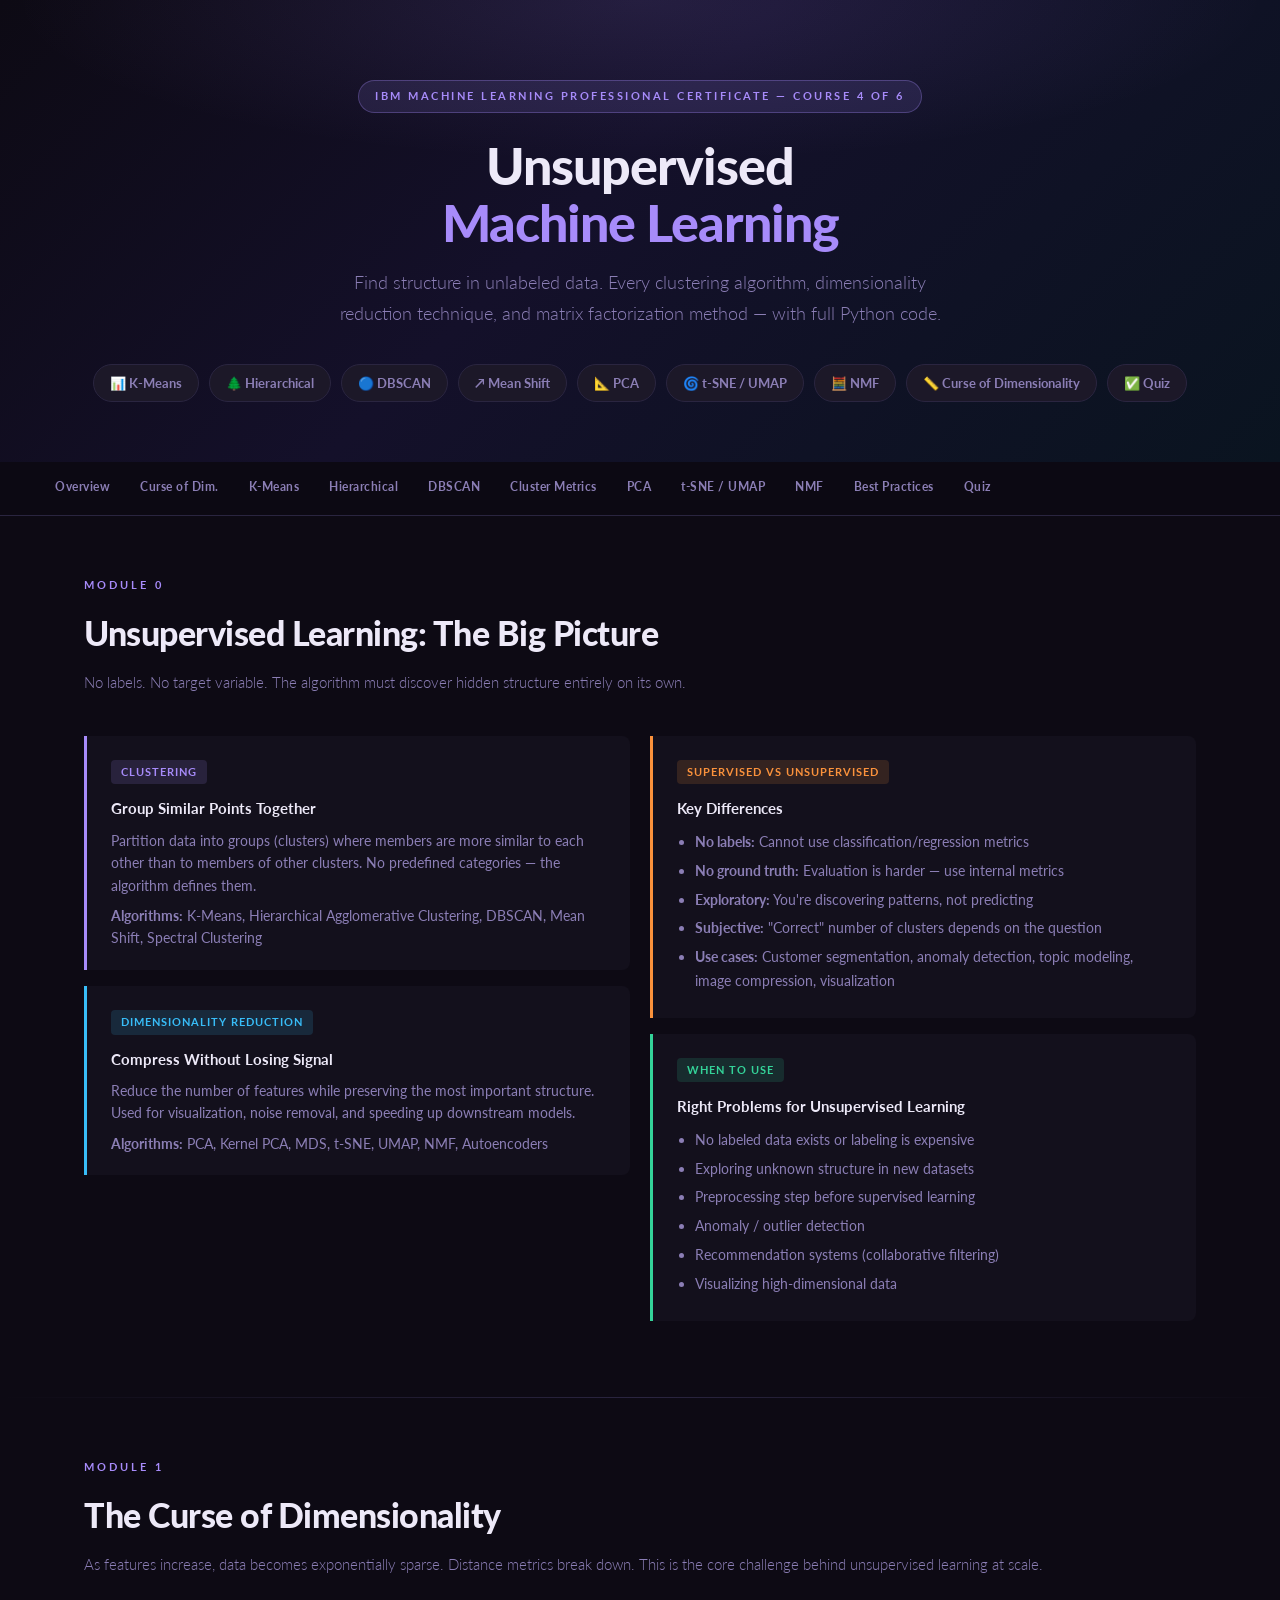
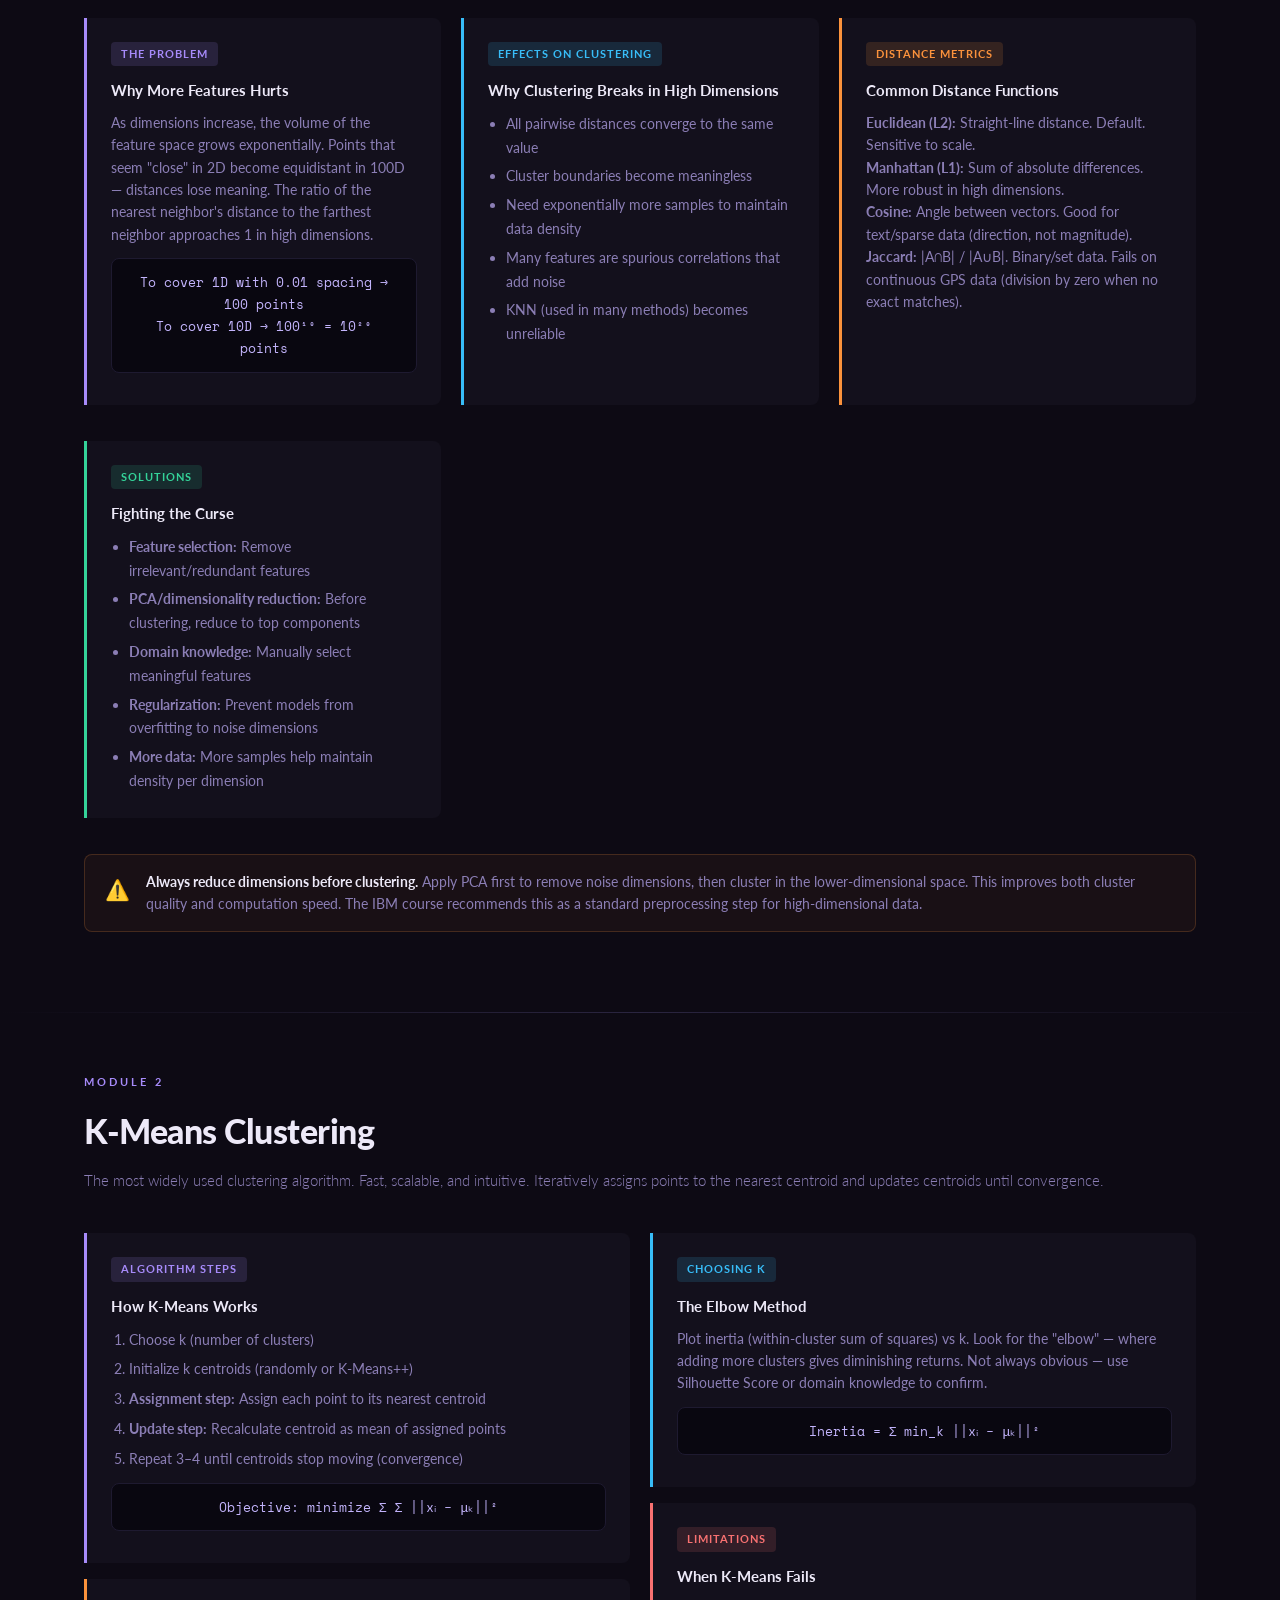
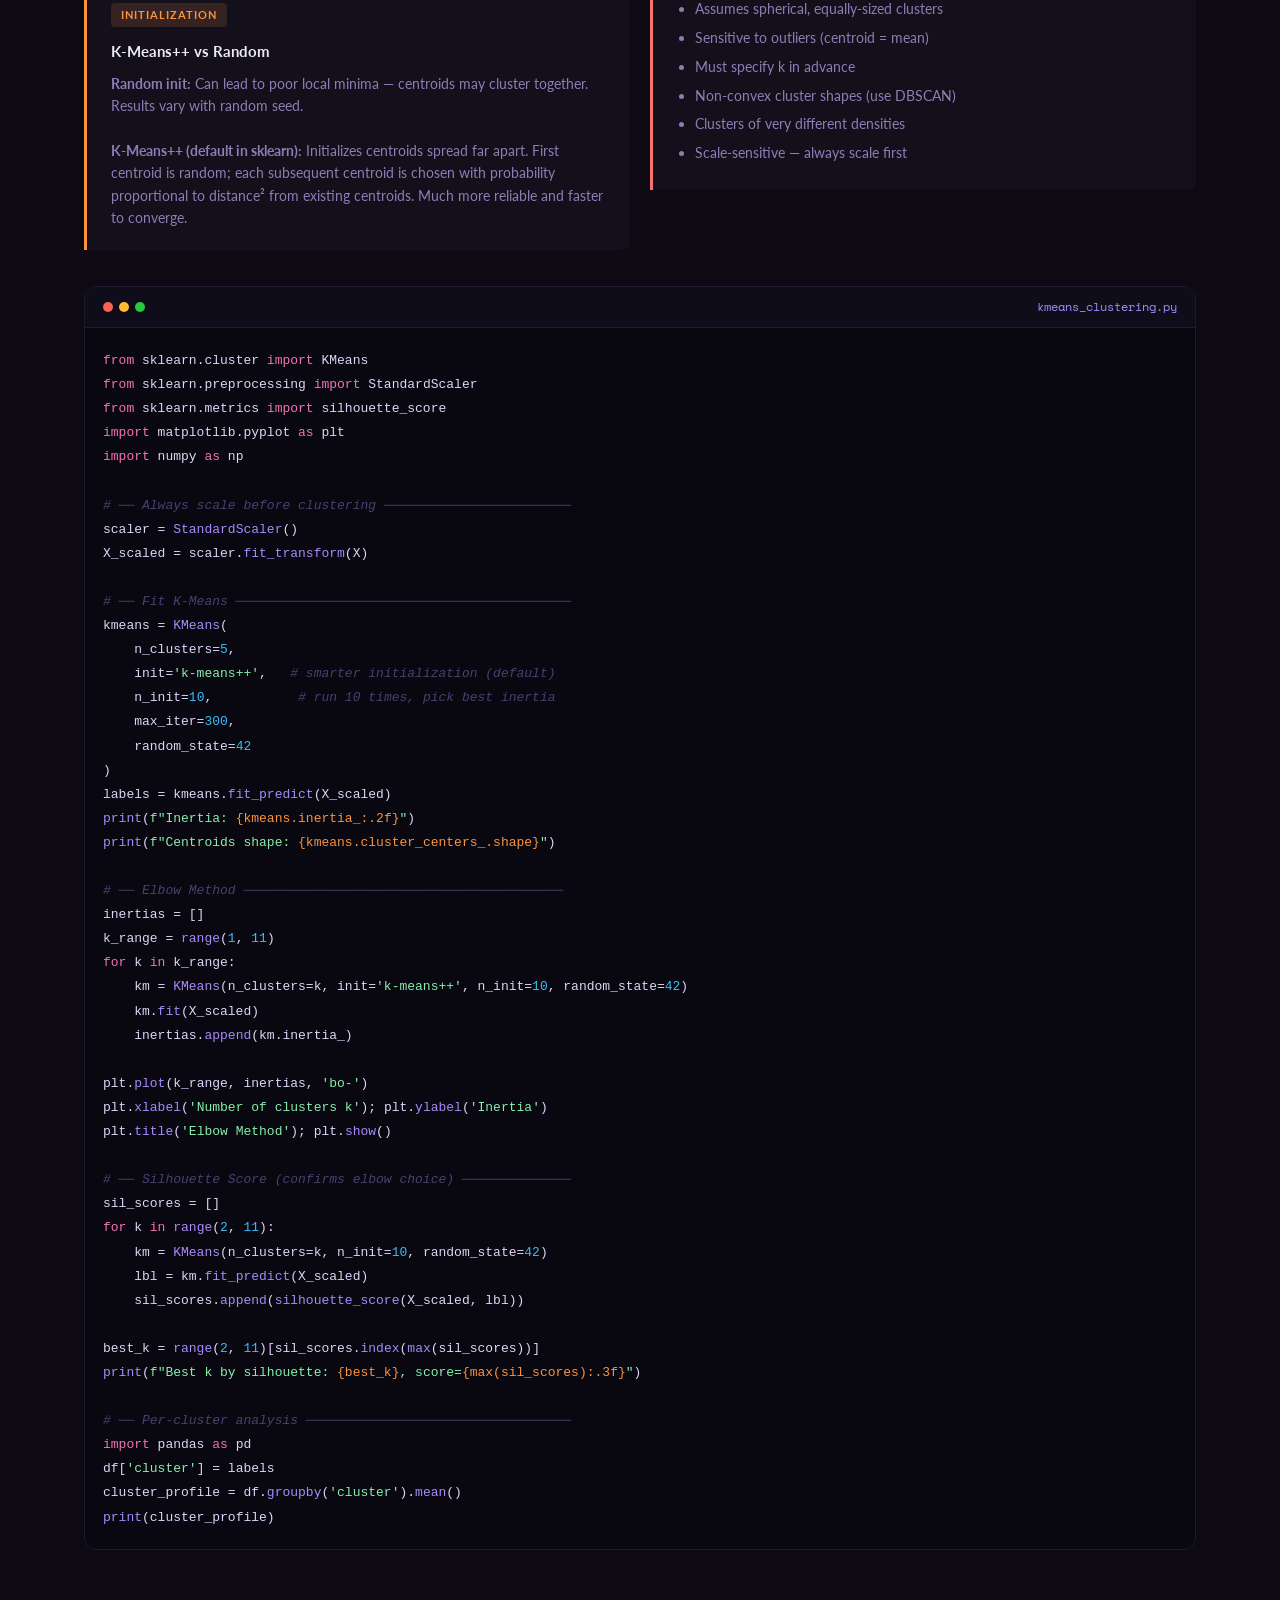
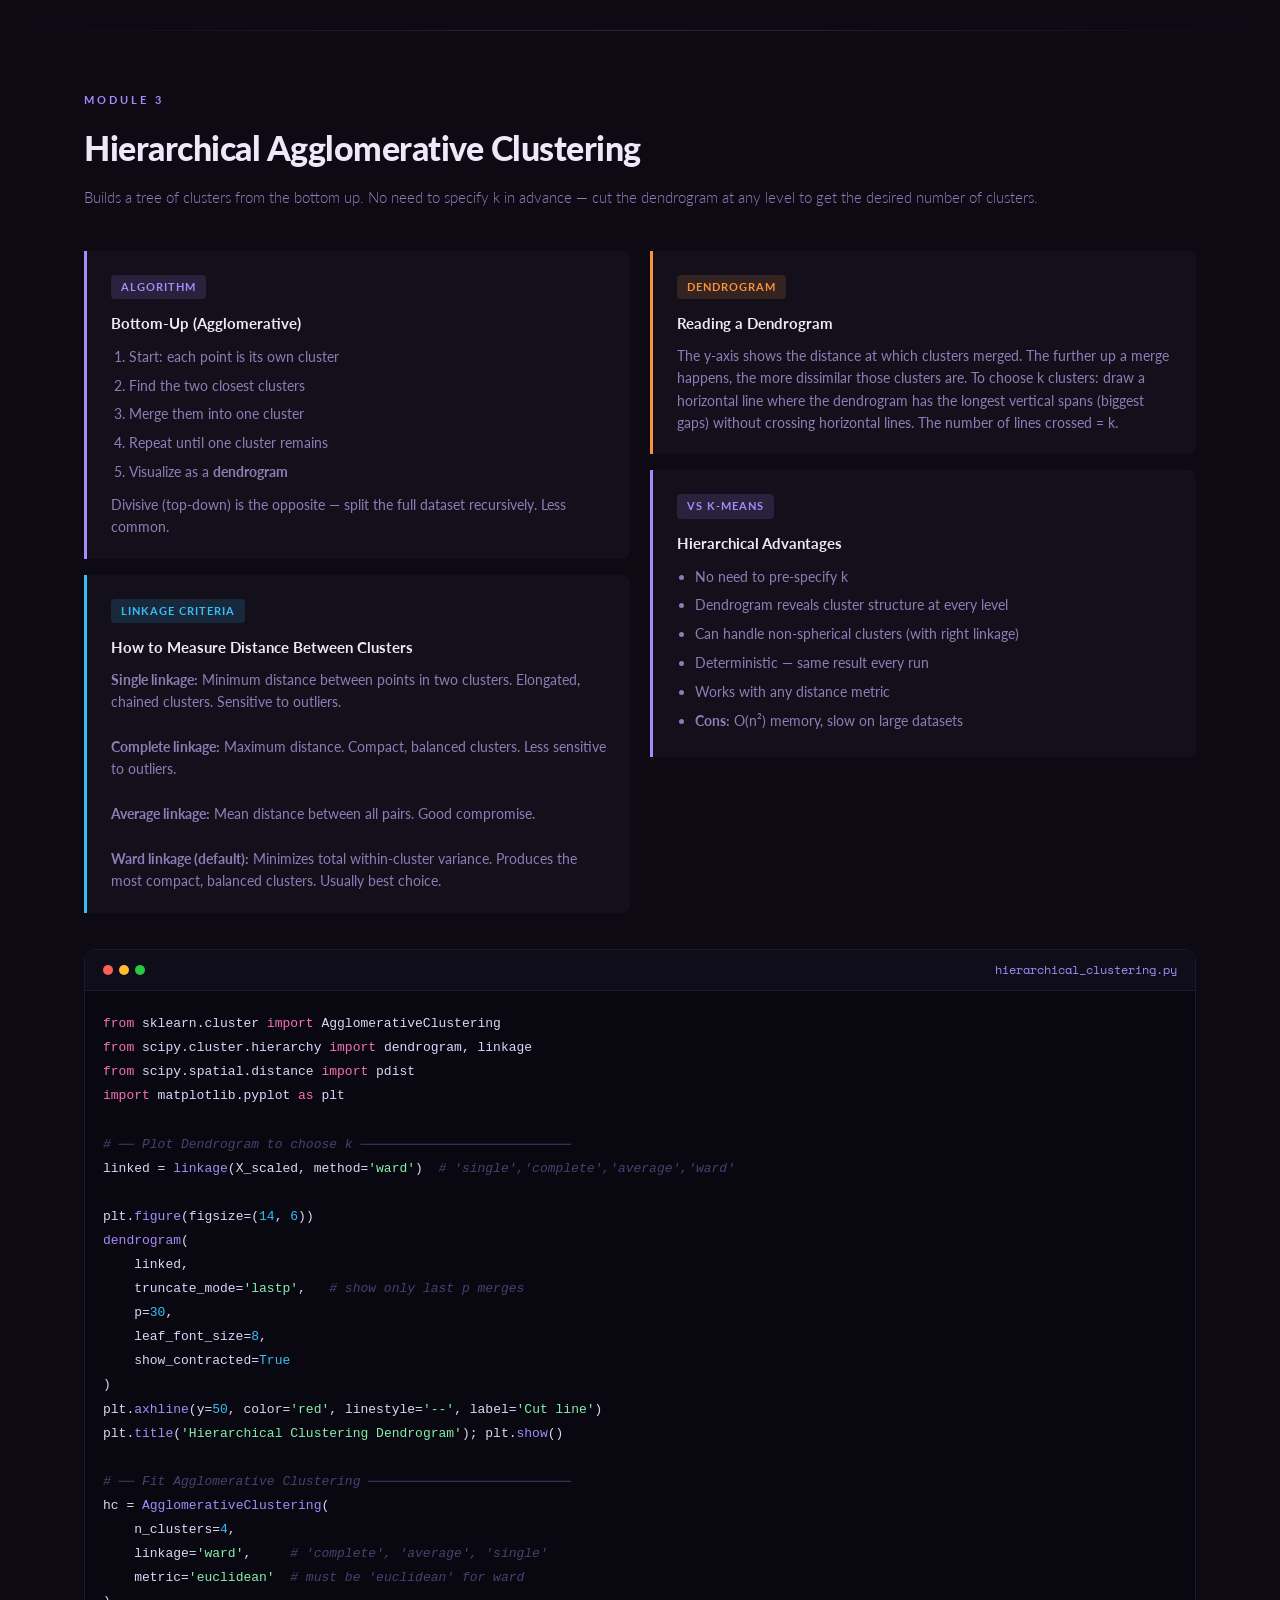
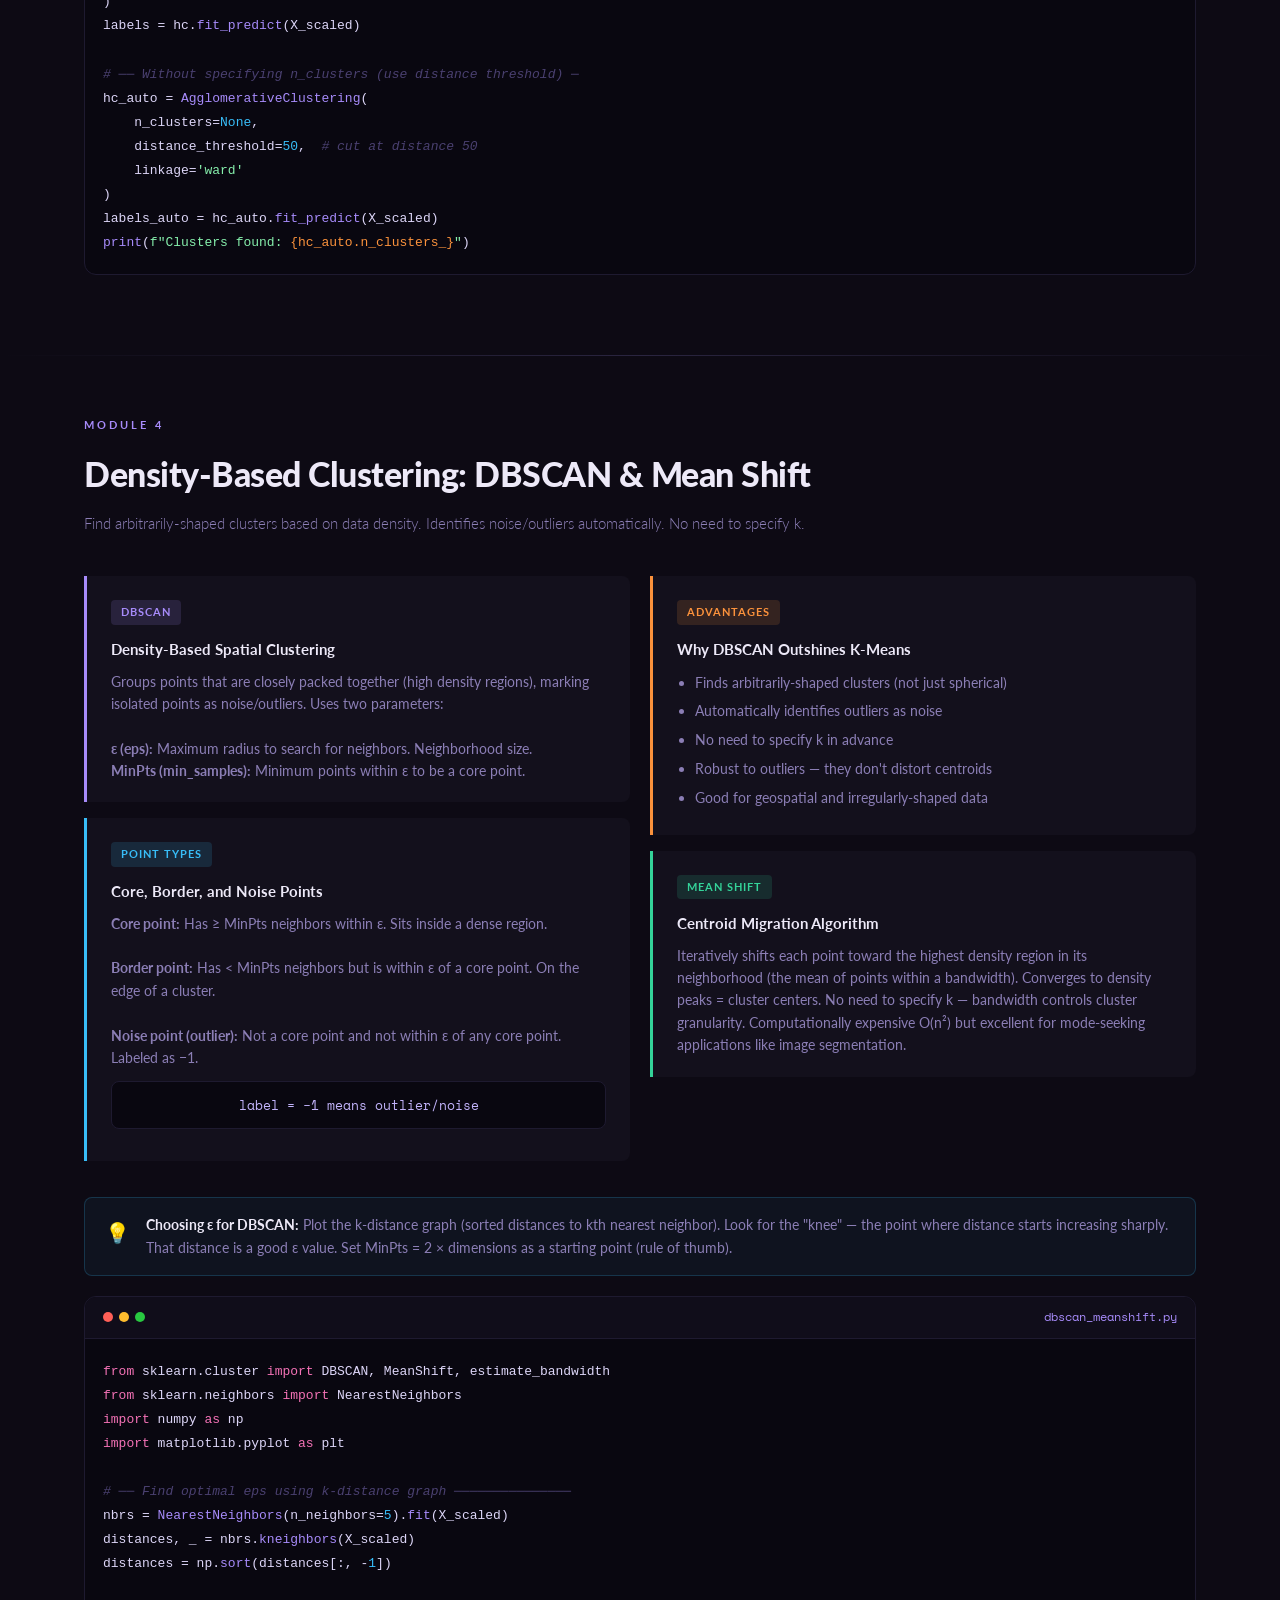
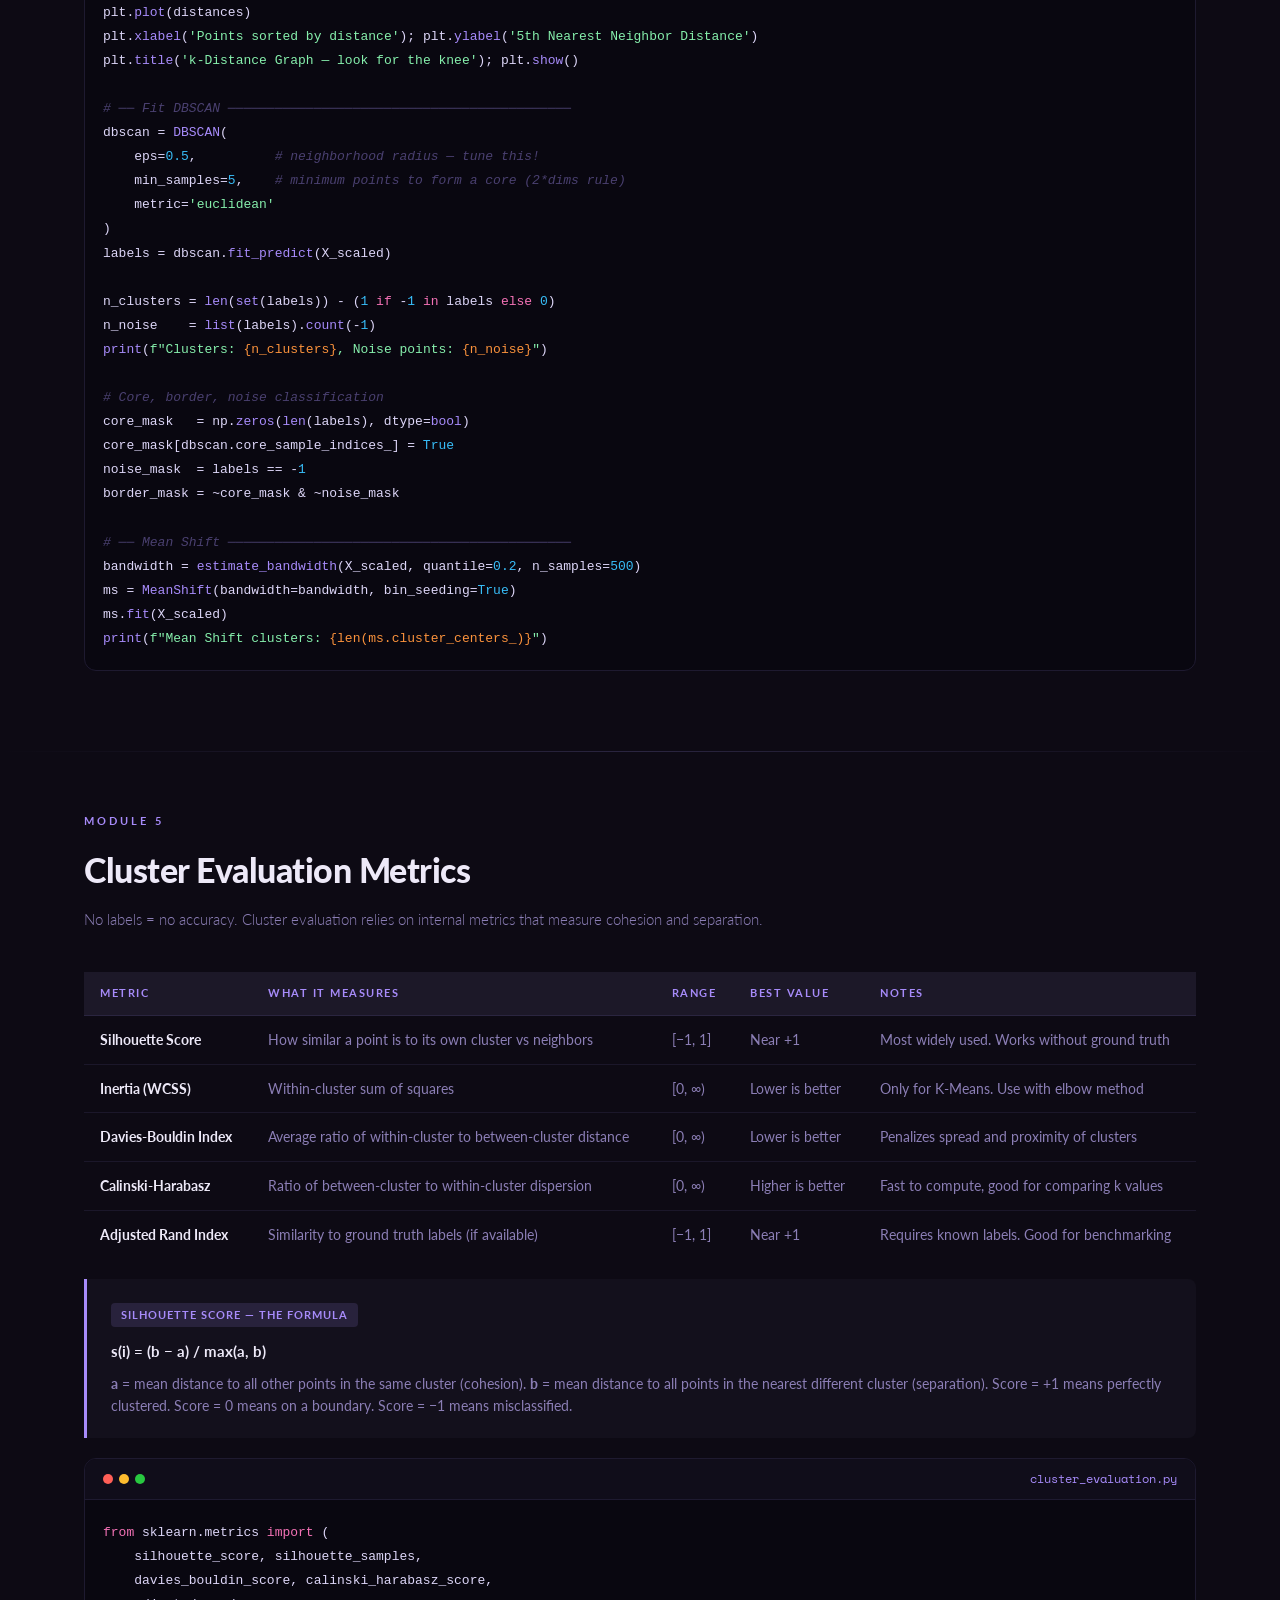
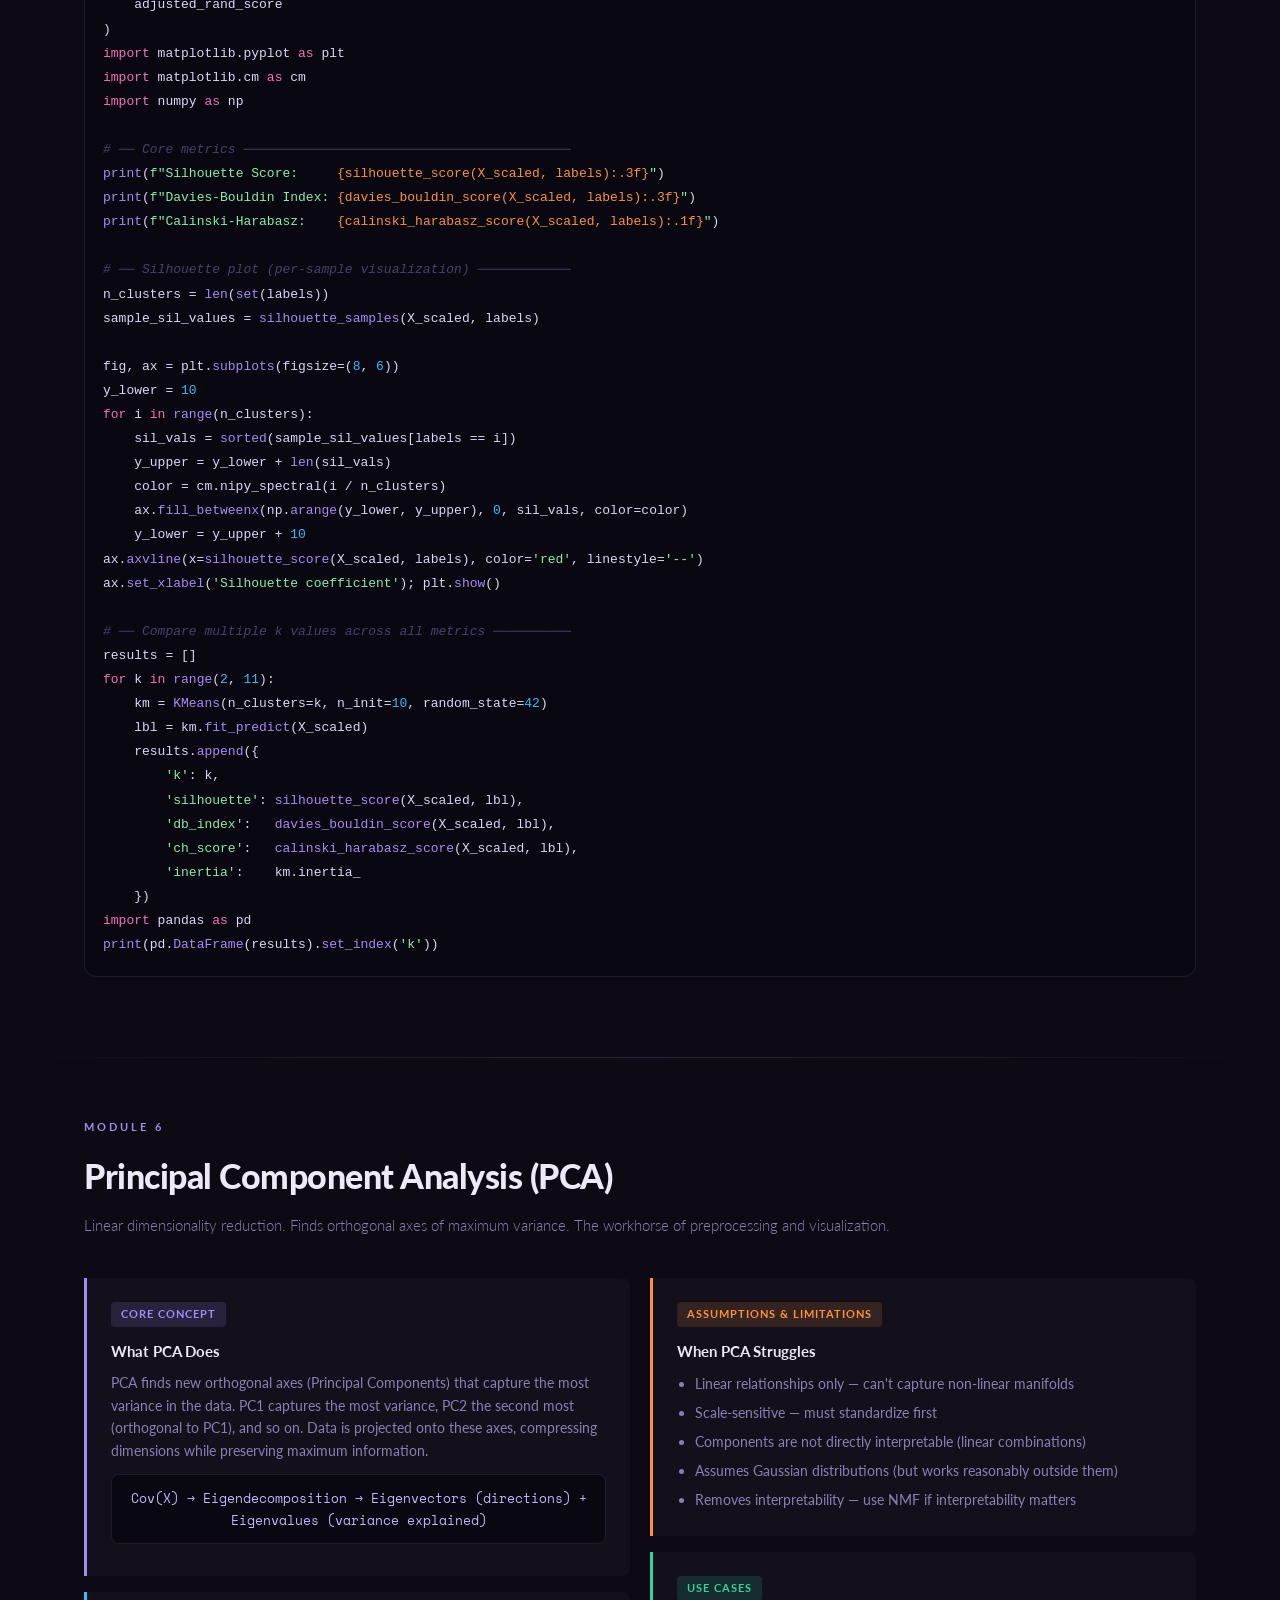
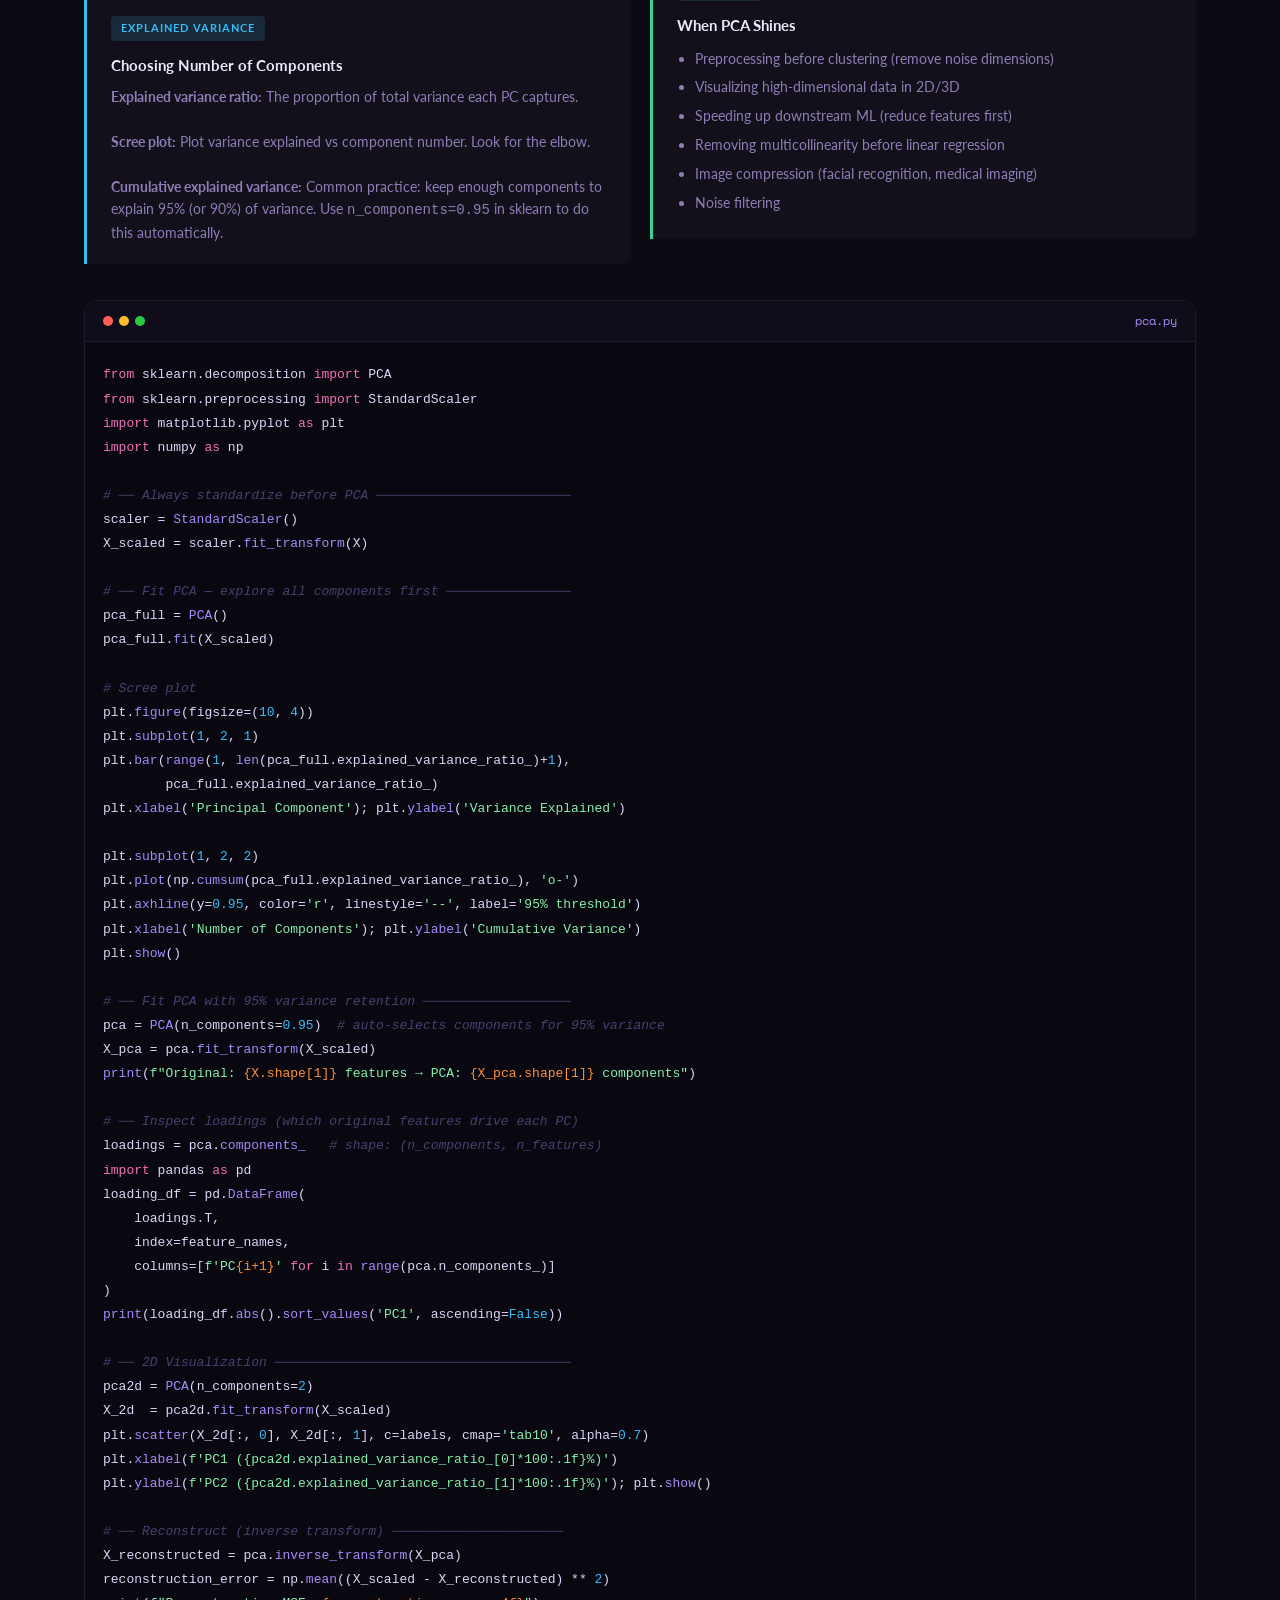
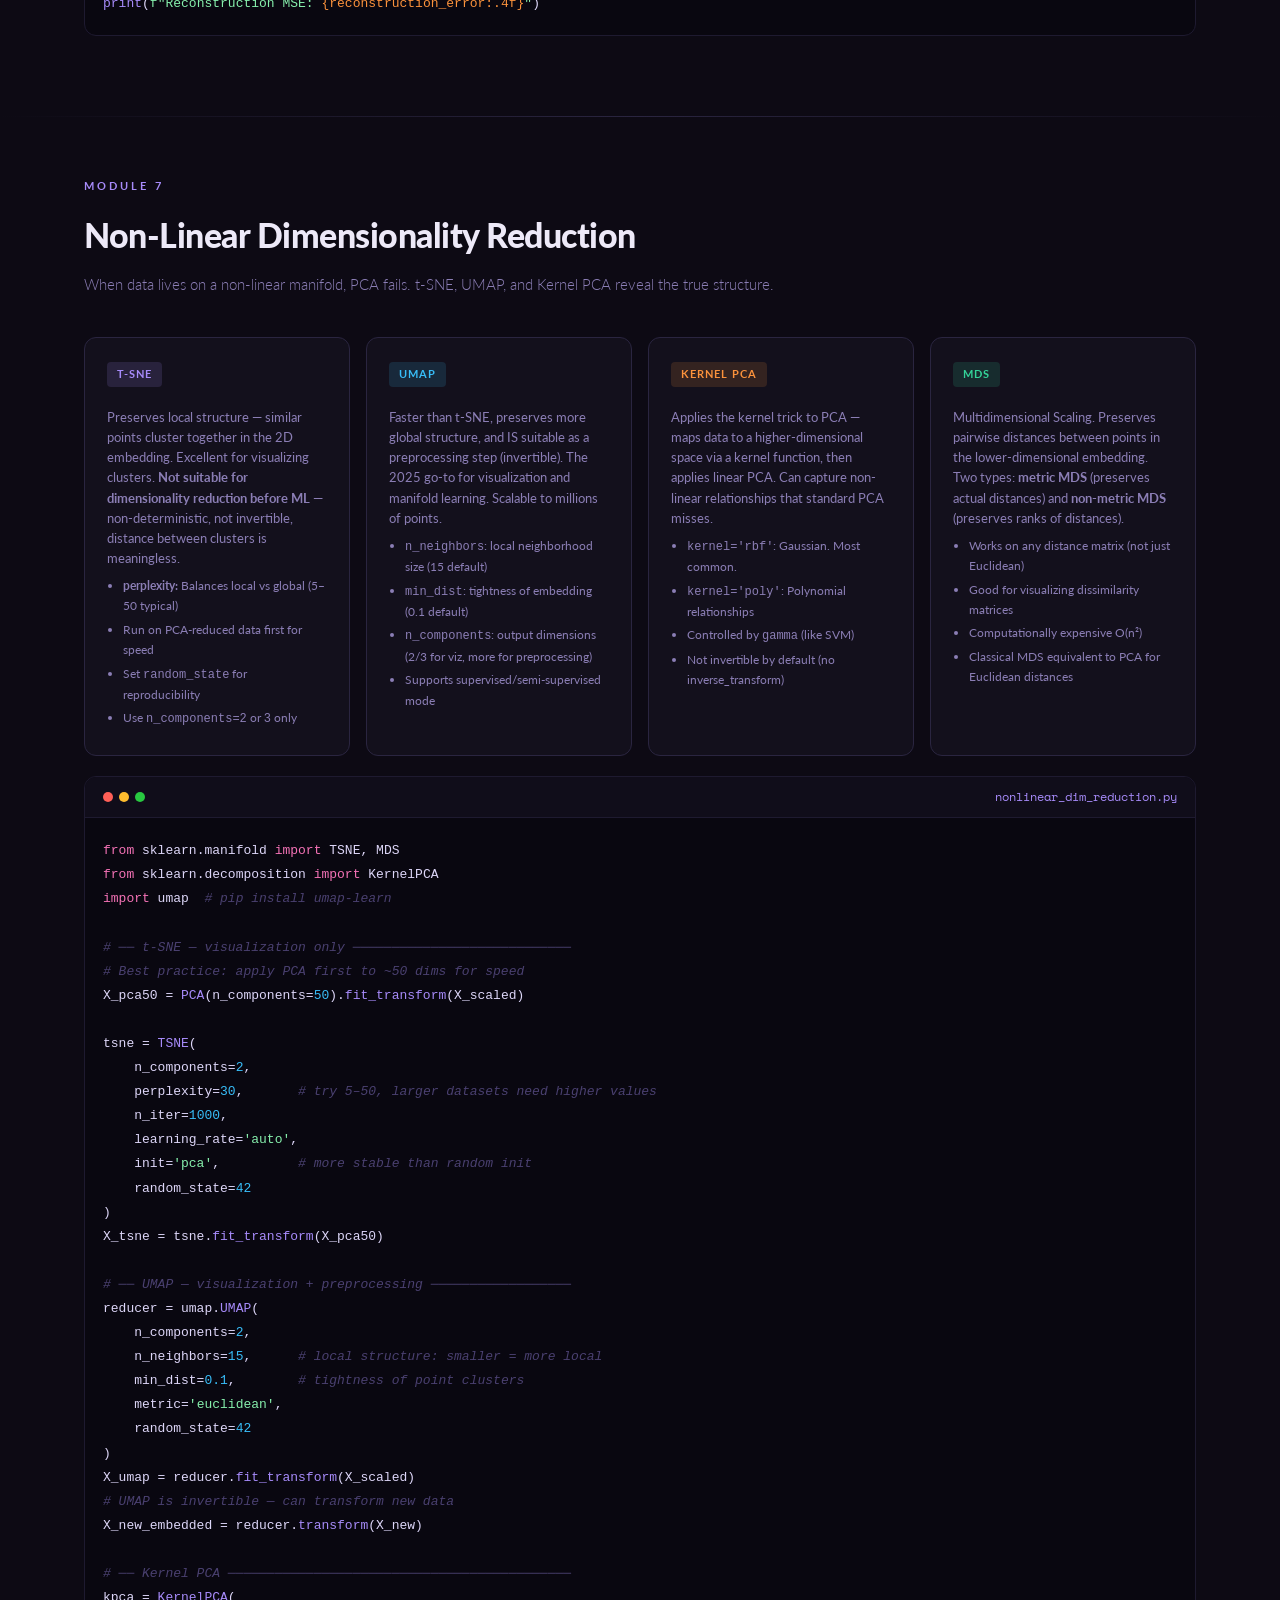
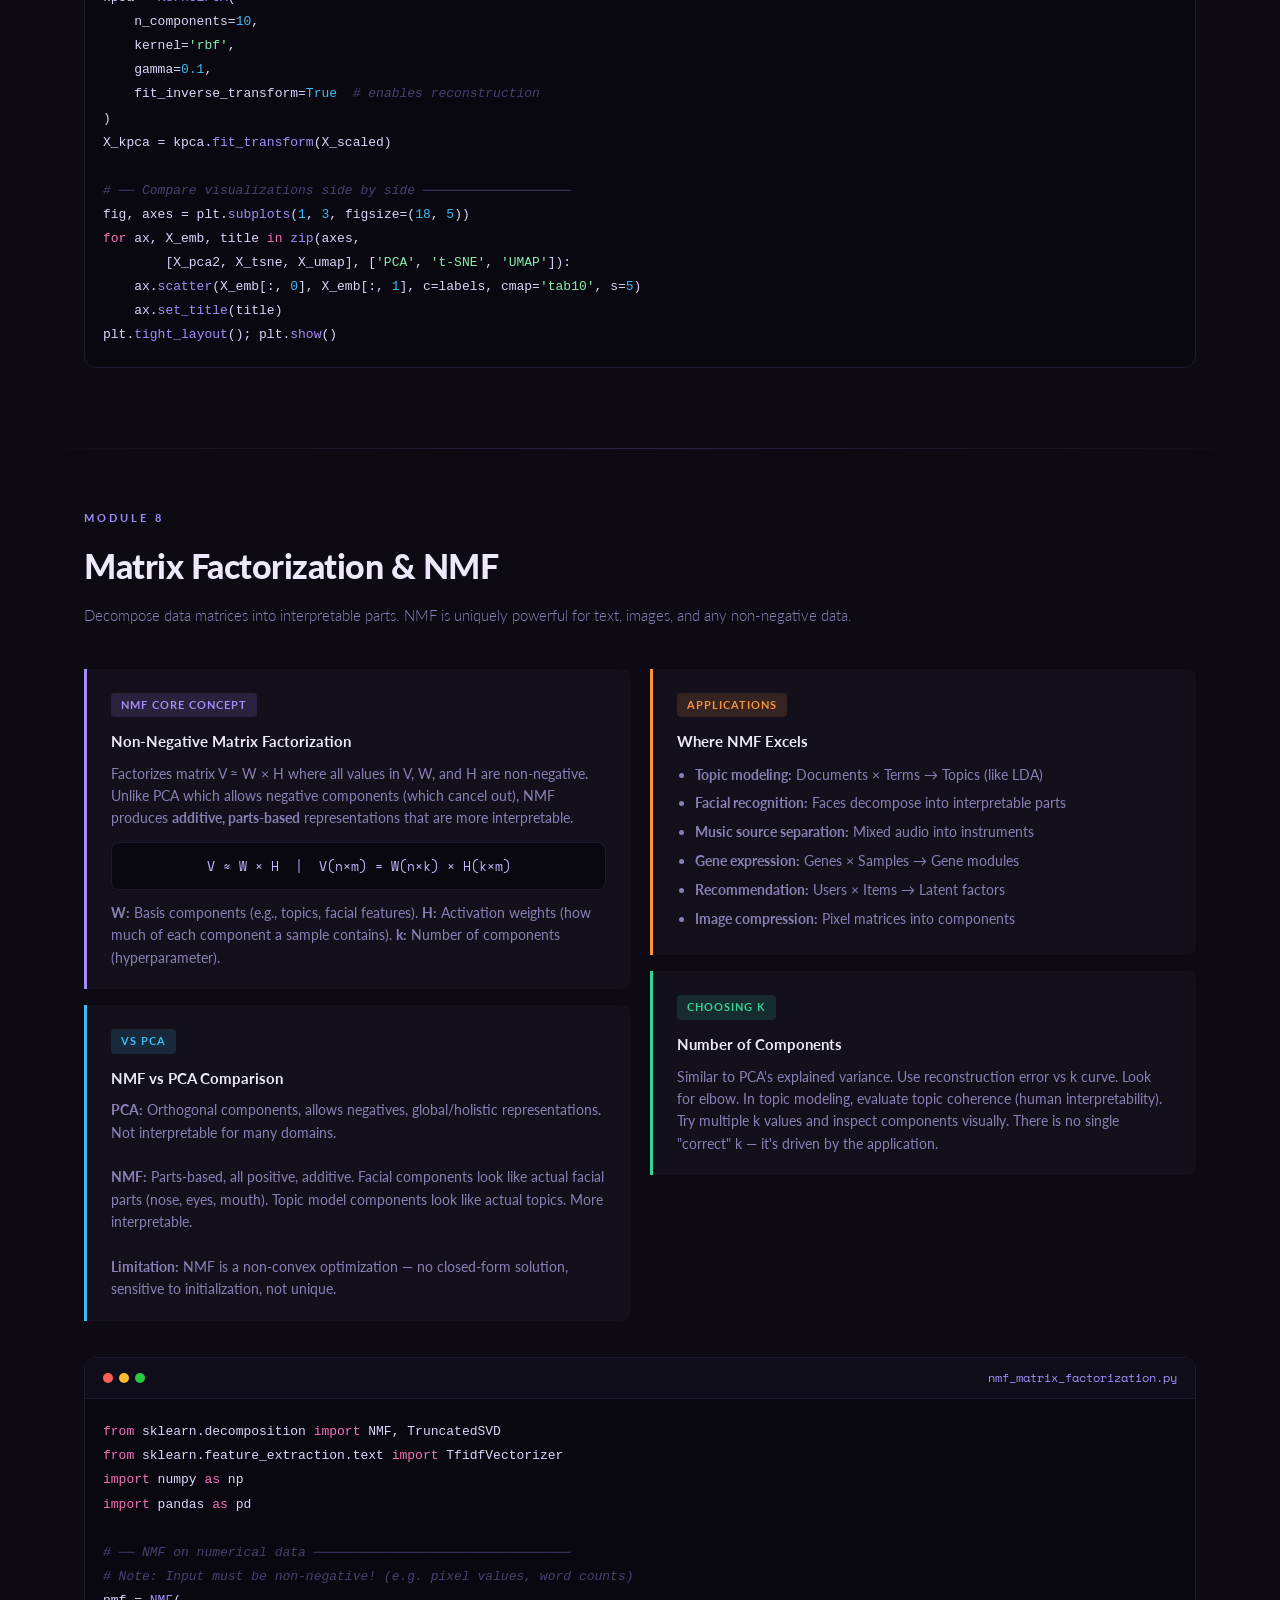
<file: course4.html>
<!DOCTYPE html>
<html lang="en">
<head>
<meta charset="UTF-8">
<meta name="viewport" content="width=device-width, initial-scale=1.0">
<title>IBM ML Course 4 — Unsupervised Machine Learning</title>
<link href="https://fonts.googleapis.com/css2?family=Lato:ital,wght@0,300;0,400;0,700;0,900;1,300;1,400&family=Space+Mono:wght@400;700&display=swap" rel="stylesheet">
<style>
  :root {
    --bg: #0d0a14;
    --surface: #13101c;
    --surface2: #1c1828;
    --border: #2a2540;
    --accent: #a78bfa;
    --accent2: #7c5cbf;
    --accent3: #38bdf8;
    --accent4: #fb923c;
    --accent5: #34d399;
    --text: #ede9f8;
    --text-muted: #8b7eb5;
    --text-dim: #4a4070;
    --code-bg: #090710;
    --correct: #34d399;
    --wrong: #f87171;
    --radius: 12px;
    --radius-sm: 8px;
  }
  * { box-sizing: border-box; margin: 0; padding: 0; }
  html { scroll-behavior: smooth; }
  body { font-family: 'Lato', sans-serif; background: var(--bg); color: var(--text); line-height: 1.7; font-size: 16px; }

  /* ── HERO ── */
  .hero {
    background: linear-gradient(135deg, #0d0a14 0%, #14102a 45%, #0a1420 100%);
    padding: 80px 24px 60px; text-align: center; position: relative; overflow: hidden;
  }
  .hero::before {
    content: ''; position: absolute; inset: 0;
    background: radial-gradient(ellipse 70% 50% at 50% 0%, rgba(167,139,250,0.12) 0%, transparent 70%);
    pointer-events: none;
  }
  .hero-badge {
    display: inline-block; background: rgba(167,139,250,0.12); border: 1px solid rgba(167,139,250,0.3);
    color: var(--accent); font-size: 11px; font-weight: 700; letter-spacing: 2.5px;
    text-transform: uppercase; padding: 6px 16px; border-radius: 20px; margin-bottom: 24px;
  }
  .hero h1 { font-size: clamp(28px,5vw,52px); font-weight: 900; line-height: 1.1; margin-bottom: 16px; letter-spacing: -1px; }
  .hero h1 span { color: var(--accent); }
  .hero p { font-size: 18px; color: var(--text-muted); max-width: 640px; margin: 0 auto 36px; font-weight: 300; }
  .hero-pills { display: flex; flex-wrap: wrap; gap: 10px; justify-content: center; }
  .pill { background: var(--surface2); border: 1px solid var(--border); color: var(--text-muted); font-size: 13px; font-weight: 700; padding: 7px 16px; border-radius: 20px; }

  /* ── NAV ── */
  .sticky-nav {
    position: sticky; top: 0; z-index: 100;
    background: rgba(13,10,20,0.95); backdrop-filter: blur(12px);
    border-bottom: 1px solid var(--border); padding: 0 24px; overflow-x: auto; white-space: nowrap;
  }
  .sticky-nav ul { display: flex; list-style: none; max-width: 1200px; margin: 0 auto; }
  .sticky-nav a { display: block; padding: 15px 15px; color: var(--text-muted); text-decoration: none; font-size: 12px; font-weight: 700; letter-spacing: 0.5px; transition: color 0.2s; border-bottom: 2px solid transparent; }
  .sticky-nav a:hover { color: var(--accent); border-bottom-color: var(--accent); }

  /* ── LAYOUT ── */
  .container { max-width: 1160px; margin: 0 auto; padding: 60px 24px; }
  .section-label { font-size: 11px; font-weight: 700; letter-spacing: 3px; text-transform: uppercase; color: var(--accent); margin-bottom: 10px; }
  .section-title { font-size: clamp(22px,3vw,34px); font-weight: 900; margin-bottom: 8px; letter-spacing: -0.5px; }
  .section-sub { color: var(--text-muted); font-size: 15px; margin-bottom: 40px; font-weight: 300; }

  /* ── CARDS ── */
  .card { background: var(--surface); border: 1px solid var(--border); border-radius: var(--radius); padding: 28px; margin-bottom: 20px; transition: border-color 0.2s, box-shadow 0.2s; }
  .card:hover { border-color: rgba(167,139,250,0.35); box-shadow: 0 4px 24px rgba(167,139,250,0.07); }
  .card h3 { font-size: 17px; font-weight: 700; margin-bottom: 10px; display: flex; align-items: center; gap: 10px; }
  .card .icon { width: 32px; height: 32px; border-radius: 8px; display: flex; align-items: center; justify-content: center; font-size: 15px; flex-shrink: 0; }
  .card p, .card ul { color: var(--text-muted); font-size: 14px; }
  .card ul { padding-left: 20px; }
  .card ul li { margin-bottom: 5px; }
  .grid-2 { display: grid; grid-template-columns: repeat(auto-fit,minmax(300px,1fr)); gap: 20px; }
  .grid-3 { display: grid; grid-template-columns: repeat(auto-fit,minmax(240px,1fr)); gap: 20px; }

  /* ── TAGS ── */
  .tag { display: inline-block; font-size: 11px; font-weight: 700; letter-spacing: 1px; text-transform: uppercase; padding: 3px 10px; border-radius: 4px; margin-bottom: 12px; }
  .tag-purple { background: rgba(167,139,250,0.14); color: var(--accent); }
  .tag-blue   { background: rgba(56,189,248,0.14);  color: var(--accent3); }
  .tag-orange { background: rgba(251,146,60,0.14);  color: var(--accent4); }
  .tag-green  { background: rgba(52,211,153,0.14);  color: var(--accent5); }
  .tag-red    { background: rgba(248,113,113,0.14); color: #f87171; }

  /* ── CONCEPT BLOCKS ── */
  .concept-block { background: var(--surface); border-left: 3px solid var(--accent); border-radius: 0 var(--radius-sm) var(--radius-sm) 0; padding: 20px 24px; margin-bottom: 16px; }
  .concept-block.blue   { border-left-color: var(--accent3); }
  .concept-block.orange { border-left-color: var(--accent4); }
  .concept-block.green  { border-left-color: var(--accent5); }
  .concept-block.red    { border-left-color: #f87171; }
  .concept-block h4 { font-size: 15px; font-weight: 700; margin-bottom: 8px; }
  .concept-block p  { color: var(--text-muted); font-size: 14px; line-height: 1.6; }
  .concept-block ul { color: var(--text-muted); font-size: 14px; padding-left: 18px; }
  .concept-block ul li { margin-bottom: 5px; }

  /* ── FORMULA ── */
  .formula { background: var(--code-bg); border: 1px solid #1e1a30; border-radius: var(--radius-sm); padding: 12px 18px; font-family: 'Space Mono',monospace; font-size: 13px; color: #c4b5fd; margin: 12px 0; text-align: center; }

  /* ── CALLOUT ── */
  .callout { display: flex; gap: 16px; background: rgba(167,139,250,0.05); border: 1px solid rgba(167,139,250,0.2); border-radius: var(--radius-sm); padding: 16px 20px; margin: 20px 0; }
  .callout.warn  { background: rgba(251,146,60,0.05);  border-color: rgba(251,146,60,0.2); }
  .callout.green { background: rgba(52,211,153,0.05);  border-color: rgba(52,211,153,0.2); }
  .callout.blue  { background: rgba(56,189,248,0.05);  border-color: rgba(56,189,248,0.2); }
  .callout-icon  { font-size: 20px; flex-shrink: 0; margin-top: 1px; }
  .callout-body  { font-size: 14px; color: var(--text-muted); line-height: 1.6; }
  .callout-body strong { color: var(--text); }

  /* ── CODE ── */
  .code-block { background: var(--code-bg); border: 1px solid #1e1a30; border-radius: var(--radius); overflow: hidden; margin: 20px 0; }
  .code-header { display: flex; align-items: center; justify-content: space-between; padding: 10px 18px; background: #100d1a; border-bottom: 1px solid #1e1a30; }
  .code-title  { font-family: 'Space Mono',monospace; font-size: 12px; color: var(--accent); }
  .code-dots   { display: flex; gap: 6px; }
  .code-dot    { width: 10px; height: 10px; border-radius: 50%; }
  .code-dot:nth-child(1) { background: #ff5f57; }
  .code-dot:nth-child(2) { background: #febc2e; }
  .code-dot:nth-child(3) { background: #28c840; }
  .code-block pre { padding: 20px 18px; overflow-x: auto; font-family: 'Space Mono',monospace; font-size: 13px; line-height: 1.7; }
  .code-block code { color: #ddd6f8; }
  .kw { color: #f472b6; }  .fn { color: #a78bfa; }  .st { color: #86efac; }
  .cm { color: #4a4070; font-style: italic; }  .nm { color: #38bdf8; }
  .va { color: #fb923c; }

  /* ── TABLE ── */
  .table-wrap { overflow-x: auto; margin: 20px 0; }
  table { width: 100%; border-collapse: collapse; font-size: 14px; }
  th { background: var(--surface2); color: var(--accent); font-size: 11px; letter-spacing: 1.5px; text-transform: uppercase; padding: 12px 16px; text-align: left; border-bottom: 1px solid var(--border); }
  td { padding: 12px 16px; border-bottom: 1px solid rgba(42,37,64,0.5); color: var(--text-muted); vertical-align: top; }
  tr:last-child td { border-bottom: none; }
  tr:hover td { background: rgba(167,139,250,0.03); }
  td strong { color: var(--text); }

  /* ── ACCORDION ── */
  details { background: var(--surface); border: 1px solid var(--border); border-radius: var(--radius-sm); margin-bottom: 10px; overflow: hidden; }
  summary { padding: 16px 20px; font-weight: 700; font-size: 15px; cursor: pointer; list-style: none; display: flex; align-items: center; justify-content: space-between; transition: background 0.2s; }
  summary:hover { background: var(--surface2); }
  summary::after { content: '+'; font-size: 20px; color: var(--accent); font-weight: 300; }
  details[open] summary::after { content: '−'; }
  details[open] summary { border-bottom: 1px solid var(--border); }
  .details-body { padding: 20px; color: var(--text-muted); font-size: 14px; line-height: 1.7; }

  /* ── BEST PRACTICE ── */
  .bp-card { display: flex; gap: 16px; background: var(--surface); border: 1px solid var(--border); border-radius: var(--radius-sm); padding: 18px 20px; margin-bottom: 12px; align-items: flex-start; }
  .bp-num { width: 28px; height: 28px; border-radius: 50%; background: linear-gradient(135deg, var(--accent), var(--accent2)); display: flex; align-items: center; justify-content: center; font-size: 12px; font-weight: 900; flex-shrink: 0; color: #fff; }
  .bp-content h4 { font-size: 14px; font-weight: 700; margin-bottom: 4px; }
  .bp-content p  { font-size: 13px; color: var(--text-muted); }

  /* ── DIVIDER ── */
  .divider { height: 1px; background: linear-gradient(90deg, transparent, var(--border), transparent); }

  /* ── ALGO GRID ── */
  .algo-grid { display: grid; grid-template-columns: repeat(auto-fit,minmax(260px,1fr)); gap: 16px; margin: 20px 0; }
  .algo-card { background: var(--surface); border: 1px solid var(--border); border-radius: var(--radius); padding: 22px; }
  .algo-card h4 { font-size: 15px; font-weight: 700; margin-bottom: 8px; }
  .algo-card p  { font-size: 13px; color: var(--text-muted); line-height: 1.55; margin-bottom: 8px; }
  .algo-card ul { font-size: 12px; color: var(--text-muted); padding-left: 16px; }
  .algo-card ul li { margin-bottom: 3px; }

  /* ── QUIZ ── */
  #quiz { background: linear-gradient(180deg, var(--bg) 0%, #090710 100%); }
  .quiz-progress { display: flex; align-items: center; gap: 16px; margin-bottom: 32px; }
  .progress-bar { flex: 1; height: 4px; background: var(--surface2); border-radius: 2px; overflow: hidden; }
  .progress-fill { height: 100%; background: linear-gradient(90deg, var(--accent), var(--accent3)); border-radius: 2px; transition: width 0.4s ease; }
  .quiz-counter { font-size: 13px; color: var(--text-muted); font-weight: 700; white-space: nowrap; }
  .question-card { background: var(--surface); border: 1px solid var(--border); border-radius: var(--radius); padding: 32px; margin-bottom: 24px; display: none; animation: fadeIn 0.3s ease; }
  .question-card.active { display: block; }
  @keyframes fadeIn { from{opacity:0;transform:translateY(8px)}to{opacity:1;transform:translateY(0)} }
  .q-meta { display: flex; gap: 10px; align-items: center; margin-bottom: 20px; }
  .q-num  { font-family:'Space Mono',monospace; font-size:11px; color:var(--accent); background:rgba(167,139,250,0.1); padding:3px 10px; border-radius:4px; }
  .q-topic { font-size:11px; color:var(--text-dim); font-weight:700; text-transform:uppercase; letter-spacing:1px; }
  .q-text  { font-size:16px; font-weight:700; margin-bottom:24px; line-height:1.5; }
  .options { display: flex; flex-direction: column; gap: 10px; }
  .option { background:var(--surface2); border:1px solid var(--border); border-radius:var(--radius-sm); padding:14px 18px; cursor:pointer; font-size:14px; transition:all 0.2s; display:flex; align-items:flex-start; gap:12px; text-align:left; color:var(--text); }
  .option:hover:not(.disabled) { border-color:var(--accent); background:rgba(167,139,250,0.07); }
  .option.correct { border-color:var(--correct); background:rgba(52,211,153,0.08); }
  .option.wrong   { border-color:var(--wrong);   background:rgba(248,113,113,0.08); }
  .option.disabled { cursor:default; }
  .opt-letter { width:24px; height:24px; border-radius:6px; background:var(--border); display:flex; align-items:center; justify-content:center; font-size:12px; font-weight:700; flex-shrink:0; font-family:'Space Mono',monospace; }
  .option.correct .opt-letter { background:var(--correct); color:#000; }
  .option.wrong   .opt-letter { background:var(--wrong);   color:#fff; }
  .explanation { margin-top:16px; padding:16px; background:rgba(167,139,250,0.05); border:1px solid rgba(167,139,250,0.2); border-radius:var(--radius-sm); font-size:14px; color:var(--text-muted); display:none; line-height:1.6; }
  .explanation strong { color:var(--accent); }
  .explanation.show { display:block; }
  .quiz-actions { display:flex; justify-content:flex-end; margin-top:20px; }
  .btn { padding:11px 28px; border-radius:var(--radius-sm); font-size:14px; font-weight:700; font-family:'Lato',sans-serif; cursor:pointer; border:none; transition:all 0.2s; letter-spacing:0.5px; }
  .btn-primary { background:var(--accent); color:#fff; }
  .btn-primary:hover { background:#c4b5fd; color:#0d0a14; transform:translateY(-1px); }
  .btn-primary:disabled { opacity:0.4; cursor:not-allowed; transform:none; }
  .score-card { background:var(--surface); border:1px solid var(--border); border-radius:var(--radius); padding:48px 32px; text-align:center; display:none; }
  .score-card.show { display:block; animation:fadeIn 0.4s ease; }
  .score-number { font-size:72px; font-weight:900; background:linear-gradient(135deg,var(--accent),var(--accent3)); -webkit-background-clip:text; -webkit-text-fill-color:transparent; line-height:1; margin:16px 0; }
  .score-label { color:var(--text-muted); font-size:15px; margin-bottom:24px; }
  .score-msg { font-size:22px; font-weight:700; margin-bottom:8px; }
  .btn-restart { background:var(--surface2); color:var(--text); border:1px solid var(--border); margin-top:24px; }
  .btn-restart:hover { border-color:var(--accent); color:var(--accent); }

  footer { background:var(--surface); border-top:1px solid var(--border); padding:32px 24px; text-align:center; color:var(--text-dim); font-size:13px; }
  footer span { color:var(--accent); }
  @media(max-width:600px){.container{padding:40px 16px}.hero{padding:60px 16px 40px}.question-card{padding:20px}}
</style>
</head>
<body>

<!-- HERO -->
<section class="hero">
  <div class="hero-badge">IBM Machine Learning Professional Certificate — Course 4 of 6</div>
  <h1>Unsupervised<br><span>Machine Learning</span></h1>
  <p>Find structure in unlabeled data. Every clustering algorithm, dimensionality reduction technique, and matrix factorization method — with full Python code.</p>
  <div class="hero-pills">
    <span class="pill">📊 K-Means</span>
    <span class="pill">🌲 Hierarchical</span>
    <span class="pill">🔵 DBSCAN</span>
    <span class="pill">↗️ Mean Shift</span>
    <span class="pill">📐 PCA</span>
    <span class="pill">🌀 t-SNE / UMAP</span>
    <span class="pill">🧮 NMF</span>
    <span class="pill">📏 Curse of Dimensionality</span>
    <span class="pill">✅ Quiz</span>
  </div>
</section>

<!-- NAV -->
<nav class="sticky-nav">
  <ul>
    <li><a href="#overview">Overview</a></li>
    <li><a href="#curse">Curse of Dim.</a></li>
    <li><a href="#kmeans">K-Means</a></li>
    <li><a href="#hierarchical">Hierarchical</a></li>
    <li><a href="#density">DBSCAN</a></li>
    <li><a href="#metrics">Cluster Metrics</a></li>
    <li><a href="#pca">PCA</a></li>
    <li><a href="#nonlinear">t-SNE / UMAP</a></li>
    <li><a href="#nmf">NMF</a></li>
    <li><a href="#best-practices">Best Practices</a></li>
    <li><a href="#quiz">Quiz</a></li>
  </ul>
</nav>

<!-- OVERVIEW -->
<section id="overview">
<div class="container">
  <div class="section-label">Module 0</div>
  <h2 class="section-title">Unsupervised Learning: The Big Picture</h2>
  <p class="section-sub">No labels. No target variable. The algorithm must discover hidden structure entirely on its own.</p>

  <div class="grid-2">
    <div>
      <div class="concept-block">
        <span class="tag tag-purple">Clustering</span>
        <h4>Group Similar Points Together</h4>
        <p>Partition data into groups (clusters) where members are more similar to each other than to members of other clusters. No predefined categories — the algorithm defines them.</p>
        <p style="margin-top:8px;"><strong>Algorithms:</strong> K-Means, Hierarchical Agglomerative Clustering, DBSCAN, Mean Shift, Spectral Clustering</p>
      </div>
      <div class="concept-block blue">
        <span class="tag tag-blue">Dimensionality Reduction</span>
        <h4>Compress Without Losing Signal</h4>
        <p>Reduce the number of features while preserving the most important structure. Used for visualization, noise removal, and speeding up downstream models.</p>
        <p style="margin-top:8px;"><strong>Algorithms:</strong> PCA, Kernel PCA, MDS, t-SNE, UMAP, NMF, Autoencoders</p>
      </div>
    </div>
    <div>
      <div class="concept-block orange">
        <span class="tag tag-orange">Supervised vs Unsupervised</span>
        <h4>Key Differences</h4>
        <ul>
          <li><strong>No labels:</strong> Cannot use classification/regression metrics</li>
          <li><strong>No ground truth:</strong> Evaluation is harder — use internal metrics</li>
          <li><strong>Exploratory:</strong> You're discovering patterns, not predicting</li>
          <li><strong>Subjective:</strong> "Correct" number of clusters depends on the question</li>
          <li><strong>Use cases:</strong> Customer segmentation, anomaly detection, topic modeling, image compression, visualization</li>
        </ul>
      </div>
      <div class="concept-block green">
        <span class="tag tag-green">When to Use</span>
        <h4>Right Problems for Unsupervised Learning</h4>
        <ul>
          <li>No labeled data exists or labeling is expensive</li>
          <li>Exploring unknown structure in new datasets</li>
          <li>Preprocessing step before supervised learning</li>
          <li>Anomaly / outlier detection</li>
          <li>Recommendation systems (collaborative filtering)</li>
          <li>Visualizing high-dimensional data</li>
        </ul>
      </div>
    </div>
  </div>
</div>
</section>

<div class="divider"></div>

<!-- CURSE OF DIMENSIONALITY -->
<section id="curse">
<div class="container">
  <div class="section-label">Module 1</div>
  <h2 class="section-title">The Curse of Dimensionality</h2>
  <p class="section-sub">As features increase, data becomes exponentially sparse. Distance metrics break down. This is the core challenge behind unsupervised learning at scale.</p>

  <div class="grid-2">
    <div class="concept-block">
      <span class="tag tag-purple">The Problem</span>
      <h4>Why More Features Hurts</h4>
      <p>As dimensions increase, the volume of the feature space grows exponentially. Points that seem "close" in 2D become equidistant in 100D — distances lose meaning. The ratio of the nearest neighbor's distance to the farthest neighbor approaches 1 in high dimensions.</p>
      <div class="formula">To cover 1D with 0.01 spacing → 100 points<br>To cover 10D → 100¹⁰ = 10²⁰ points</div>
    </div>
    <div class="concept-block blue">
      <span class="tag tag-blue">Effects on Clustering</span>
      <h4>Why Clustering Breaks in High Dimensions</h4>
      <ul>
        <li>All pairwise distances converge to the same value</li>
        <li>Cluster boundaries become meaningless</li>
        <li>Need exponentially more samples to maintain data density</li>
        <li>Many features are spurious correlations that add noise</li>
        <li>KNN (used in many methods) becomes unreliable</li>
      </ul>
    </div>
    <div class="concept-block orange">
      <span class="tag tag-orange">Distance Metrics</span>
      <h4>Common Distance Functions</h4>
      <p><strong>Euclidean (L2):</strong> Straight-line distance. Default. Sensitive to scale.<br>
      <strong>Manhattan (L1):</strong> Sum of absolute differences. More robust in high dimensions.<br>
      <strong>Cosine:</strong> Angle between vectors. Good for text/sparse data (direction, not magnitude).<br>
      <strong>Jaccard:</strong> |A∩B| / |A∪B|. Binary/set data. Fails on continuous GPS data (division by zero when no exact matches).</p>
    </div>
    <div class="concept-block green">
      <span class="tag tag-green">Solutions</span>
      <h4>Fighting the Curse</h4>
      <ul>
        <li><strong>Feature selection:</strong> Remove irrelevant/redundant features</li>
        <li><strong>PCA/dimensionality reduction:</strong> Before clustering, reduce to top components</li>
        <li><strong>Domain knowledge:</strong> Manually select meaningful features</li>
        <li><strong>Regularization:</strong> Prevent models from overfitting to noise dimensions</li>
        <li><strong>More data:</strong> More samples help maintain density per dimension</li>
      </ul>
    </div>
  </div>

  <div class="callout warn">
    <span class="callout-icon">⚠️</span>
    <div class="callout-body"><strong>Always reduce dimensions before clustering.</strong> Apply PCA first to remove noise dimensions, then cluster in the lower-dimensional space. This improves both cluster quality and computation speed. The IBM course recommends this as a standard preprocessing step for high-dimensional data.</div>
  </div>
</div>
</section>

<div class="divider"></div>

<!-- K-MEANS -->
<section id="kmeans">
<div class="container">
  <div class="section-label">Module 2</div>
  <h2 class="section-title">K-Means Clustering</h2>
  <p class="section-sub">The most widely used clustering algorithm. Fast, scalable, and intuitive. Iteratively assigns points to the nearest centroid and updates centroids until convergence.</p>

  <div class="grid-2">
    <div>
      <div class="concept-block">
        <span class="tag tag-purple">Algorithm Steps</span>
        <h4>How K-Means Works</h4>
        <ol style="color:var(--text-muted);font-size:14px;padding-left:18px;">
          <li style="margin-bottom:6px;">Choose k (number of clusters)</li>
          <li style="margin-bottom:6px;">Initialize k centroids (randomly or K-Means++)</li>
          <li style="margin-bottom:6px;"><strong>Assignment step:</strong> Assign each point to its nearest centroid</li>
          <li style="margin-bottom:6px;"><strong>Update step:</strong> Recalculate centroid as mean of assigned points</li>
          <li style="margin-bottom:6px;">Repeat 3–4 until centroids stop moving (convergence)</li>
        </ol>
        <div class="formula">Objective: minimize Σ Σ ||xᵢ − μₖ||²</div>
      </div>
      <div class="concept-block orange">
        <span class="tag tag-orange">Initialization</span>
        <h4>K-Means++ vs Random</h4>
        <p><strong>Random init:</strong> Can lead to poor local minima — centroids may cluster together. Results vary with random seed.<br><br>
        <strong>K-Means++ (default in sklearn):</strong> Initializes centroids spread far apart. First centroid is random; each subsequent centroid is chosen with probability proportional to distance² from existing centroids. Much more reliable and faster to converge.</p>
      </div>
    </div>
    <div>
      <div class="concept-block blue">
        <span class="tag tag-blue">Choosing k</span>
        <h4>The Elbow Method</h4>
        <p>Plot inertia (within-cluster sum of squares) vs k. Look for the "elbow" — where adding more clusters gives diminishing returns. Not always obvious — use Silhouette Score or domain knowledge to confirm.</p>
        <div class="formula">Inertia = Σ min_k ||xᵢ − μₖ||²</div>
      </div>
      <div class="concept-block red">
        <span class="tag tag-red">Limitations</span>
        <h4>When K-Means Fails</h4>
        <ul>
          <li>Assumes spherical, equally-sized clusters</li>
          <li>Sensitive to outliers (centroid = mean)</li>
          <li>Must specify k in advance</li>
          <li>Non-convex cluster shapes (use DBSCAN)</li>
          <li>Clusters of very different densities</li>
          <li>Scale-sensitive — always scale first</li>
        </ul>
      </div>
    </div>
  </div>

  <div class="code-block">
    <div class="code-header">
      <div class="code-dots"><div class="code-dot"></div><div class="code-dot"></div><div class="code-dot"></div></div>
      <span class="code-title">kmeans_clustering.py</span>
    </div>
    <pre><code><span class="kw">from</span> sklearn.cluster <span class="kw">import</span> KMeans
<span class="kw">from</span> sklearn.preprocessing <span class="kw">import</span> StandardScaler
<span class="kw">from</span> sklearn.metrics <span class="kw">import</span> silhouette_score
<span class="kw">import</span> matplotlib.pyplot <span class="kw">as</span> plt
<span class="kw">import</span> numpy <span class="kw">as</span> np

<span class="cm"># ── Always scale before clustering ────────────────────────</span>
scaler = <span class="fn">StandardScaler</span>()
X_scaled = scaler.<span class="fn">fit_transform</span>(X)

<span class="cm"># ── Fit K-Means ───────────────────────────────────────────</span>
kmeans = <span class="fn">KMeans</span>(
    n_clusters=<span class="nm">5</span>,
    init=<span class="st">'k-means++'</span>,   <span class="cm"># smarter initialization (default)</span>
    n_init=<span class="nm">10</span>,           <span class="cm"># run 10 times, pick best inertia</span>
    max_iter=<span class="nm">300</span>,
    random_state=<span class="nm">42</span>
)
labels = kmeans.<span class="fn">fit_predict</span>(X_scaled)
<span class="fn">print</span>(<span class="st">f"Inertia: </span><span class="va">{kmeans.inertia_:.2f}</span><span class="st">"</span>)
<span class="fn">print</span>(<span class="st">f"Centroids shape: </span><span class="va">{kmeans.cluster_centers_.shape}</span><span class="st">"</span>)

<span class="cm"># ── Elbow Method ─────────────────────────────────────────</span>
inertias = []
k_range = <span class="fn">range</span>(<span class="nm">1</span>, <span class="nm">11</span>)
<span class="kw">for</span> k <span class="kw">in</span> k_range:
    km = <span class="fn">KMeans</span>(n_clusters=k, init=<span class="st">'k-means++'</span>, n_init=<span class="nm">10</span>, random_state=<span class="nm">42</span>)
    km.<span class="fn">fit</span>(X_scaled)
    inertias.<span class="fn">append</span>(km.inertia_)

plt.<span class="fn">plot</span>(k_range, inertias, <span class="st">'bo-'</span>)
plt.<span class="fn">xlabel</span>(<span class="st">'Number of clusters k'</span>); plt.<span class="fn">ylabel</span>(<span class="st">'Inertia'</span>)
plt.<span class="fn">title</span>(<span class="st">'Elbow Method'</span>); plt.<span class="fn">show</span>()

<span class="cm"># ── Silhouette Score (confirms elbow choice) ──────────────</span>
sil_scores = []
<span class="kw">for</span> k <span class="kw">in</span> <span class="fn">range</span>(<span class="nm">2</span>, <span class="nm">11</span>):
    km = <span class="fn">KMeans</span>(n_clusters=k, n_init=<span class="nm">10</span>, random_state=<span class="nm">42</span>)
    lbl = km.<span class="fn">fit_predict</span>(X_scaled)
    sil_scores.<span class="fn">append</span>(<span class="fn">silhouette_score</span>(X_scaled, lbl))

best_k = <span class="fn">range</span>(<span class="nm">2</span>, <span class="nm">11</span>)[sil_scores.<span class="fn">index</span>(<span class="fn">max</span>(sil_scores))]
<span class="fn">print</span>(<span class="st">f"Best k by silhouette: </span><span class="va">{best_k}</span><span class="st">, score=</span><span class="va">{max(sil_scores):.3f}</span><span class="st">"</span>)

<span class="cm"># ── Per-cluster analysis ──────────────────────────────────</span>
<span class="kw">import</span> pandas <span class="kw">as</span> pd
df[<span class="st">'cluster'</span>] = labels
cluster_profile = df.<span class="fn">groupby</span>(<span class="st">'cluster'</span>).<span class="fn">mean</span>()
<span class="fn">print</span>(cluster_profile)</code></pre>
  </div>
</div>
</section>

<div class="divider"></div>

<!-- HIERARCHICAL -->
<section id="hierarchical">
<div class="container">
  <div class="section-label">Module 3</div>
  <h2 class="section-title">Hierarchical Agglomerative Clustering</h2>
  <p class="section-sub">Builds a tree of clusters from the bottom up. No need to specify k in advance — cut the dendrogram at any level to get the desired number of clusters.</p>

  <div class="grid-2">
    <div>
      <div class="concept-block">
        <span class="tag tag-purple">Algorithm</span>
        <h4>Bottom-Up (Agglomerative)</h4>
        <ol style="color:var(--text-muted);font-size:14px;padding-left:18px;">
          <li style="margin-bottom:5px;">Start: each point is its own cluster</li>
          <li style="margin-bottom:5px;">Find the two closest clusters</li>
          <li style="margin-bottom:5px;">Merge them into one cluster</li>
          <li style="margin-bottom:5px;">Repeat until one cluster remains</li>
          <li>Visualize as a <strong>dendrogram</strong></li>
        </ol>
        <p style="margin-top:10px;color:var(--text-muted);font-size:14px;">Divisive (top-down) is the opposite — split the full dataset recursively. Less common.</p>
      </div>
      <div class="concept-block blue">
        <span class="tag tag-blue">Linkage Criteria</span>
        <h4>How to Measure Distance Between Clusters</h4>
        <p><strong>Single linkage:</strong> Minimum distance between points in two clusters. Elongated, chained clusters. Sensitive to outliers.<br><br>
        <strong>Complete linkage:</strong> Maximum distance. Compact, balanced clusters. Less sensitive to outliers.<br><br>
        <strong>Average linkage:</strong> Mean distance between all pairs. Good compromise.<br><br>
        <strong>Ward linkage (default):</strong> Minimizes total within-cluster variance. Produces the most compact, balanced clusters. Usually best choice.</p>
      </div>
    </div>
    <div>
      <div class="concept-block orange">
        <span class="tag tag-orange">Dendrogram</span>
        <h4>Reading a Dendrogram</h4>
        <p>The y-axis shows the distance at which clusters merged. The further up a merge happens, the more dissimilar those clusters are. To choose k clusters: draw a horizontal line where the dendrogram has the longest vertical spans (biggest gaps) without crossing horizontal lines. The number of lines crossed = k.</p>
      </div>
      <div class="concept-block">
        <span class="tag tag-purple">vs K-Means</span>
        <h4>Hierarchical Advantages</h4>
        <ul>
          <li>No need to pre-specify k</li>
          <li>Dendrogram reveals cluster structure at every level</li>
          <li>Can handle non-spherical clusters (with right linkage)</li>
          <li>Deterministic — same result every run</li>
          <li>Works with any distance metric</li>
          <li><strong>Cons:</strong> O(n²) memory, slow on large datasets</li>
        </ul>
      </div>
    </div>
  </div>

  <div class="code-block">
    <div class="code-header">
      <div class="code-dots"><div class="code-dot"></div><div class="code-dot"></div><div class="code-dot"></div></div>
      <span class="code-title">hierarchical_clustering.py</span>
    </div>
    <pre><code><span class="kw">from</span> sklearn.cluster <span class="kw">import</span> AgglomerativeClustering
<span class="kw">from</span> scipy.cluster.hierarchy <span class="kw">import</span> dendrogram, linkage
<span class="kw">from</span> scipy.spatial.distance <span class="kw">import</span> pdist
<span class="kw">import</span> matplotlib.pyplot <span class="kw">as</span> plt

<span class="cm"># ── Plot Dendrogram to choose k ───────────────────────────</span>
linked = <span class="fn">linkage</span>(X_scaled, method=<span class="st">'ward'</span>)  <span class="cm"># 'single','complete','average','ward'</span>

plt.<span class="fn">figure</span>(figsize=(<span class="nm">14</span>, <span class="nm">6</span>))
<span class="fn">dendrogram</span>(
    linked,
    truncate_mode=<span class="st">'lastp'</span>,   <span class="cm"># show only last p merges</span>
    p=<span class="nm">30</span>,
    leaf_font_size=<span class="nm">8</span>,
    show_contracted=<span class="nm">True</span>
)
plt.<span class="fn">axhline</span>(y=<span class="nm">50</span>, color=<span class="st">'red'</span>, linestyle=<span class="st">'--'</span>, label=<span class="st">'Cut line'</span>)
plt.<span class="fn">title</span>(<span class="st">'Hierarchical Clustering Dendrogram'</span>); plt.<span class="fn">show</span>()

<span class="cm"># ── Fit Agglomerative Clustering ──────────────────────────</span>
hc = <span class="fn">AgglomerativeClustering</span>(
    n_clusters=<span class="nm">4</span>,
    linkage=<span class="st">'ward'</span>,     <span class="cm"># 'complete', 'average', 'single'</span>
    metric=<span class="st">'euclidean'</span>  <span class="cm"># must be 'euclidean' for ward</span>
)
labels = hc.<span class="fn">fit_predict</span>(X_scaled)

<span class="cm"># ── Without specifying n_clusters (use distance threshold) ─</span>
hc_auto = <span class="fn">AgglomerativeClustering</span>(
    n_clusters=<span class="nm">None</span>,
    distance_threshold=<span class="nm">50</span>,  <span class="cm"># cut at distance 50</span>
    linkage=<span class="st">'ward'</span>
)
labels_auto = hc_auto.<span class="fn">fit_predict</span>(X_scaled)
<span class="fn">print</span>(<span class="st">f"Clusters found: </span><span class="va">{hc_auto.n_clusters_}</span><span class="st">"</span>)</code></pre>
  </div>
</div>
</section>

<div class="divider"></div>

<!-- DBSCAN & DENSITY -->
<section id="density">
<div class="container">
  <div class="section-label">Module 4</div>
  <h2 class="section-title">Density-Based Clustering: DBSCAN & Mean Shift</h2>
  <p class="section-sub">Find arbitrarily-shaped clusters based on data density. Identifies noise/outliers automatically. No need to specify k.</p>

  <div class="grid-2">
    <div>
      <div class="concept-block">
        <span class="tag tag-purple">DBSCAN</span>
        <h4>Density-Based Spatial Clustering</h4>
        <p>Groups points that are closely packed together (high density regions), marking isolated points as noise/outliers. Uses two parameters:<br><br>
        <strong>ε (eps):</strong> Maximum radius to search for neighbors. Neighborhood size.<br>
        <strong>MinPts (min_samples):</strong> Minimum points within ε to be a core point.</p>
      </div>
      <div class="concept-block blue">
        <span class="tag tag-blue">Point Types</span>
        <h4>Core, Border, and Noise Points</h4>
        <p><strong>Core point:</strong> Has ≥ MinPts neighbors within ε. Sits inside a dense region.<br><br>
        <strong>Border point:</strong> Has &lt; MinPts neighbors but is within ε of a core point. On the edge of a cluster.<br><br>
        <strong>Noise point (outlier):</strong> Not a core point and not within ε of any core point. Labeled as −1.</p>
        <div class="formula">label = −1 means outlier/noise</div>
      </div>
    </div>
    <div>
      <div class="concept-block orange">
        <span class="tag tag-orange">Advantages</span>
        <h4>Why DBSCAN Outshines K-Means</h4>
        <ul>
          <li>Finds arbitrarily-shaped clusters (not just spherical)</li>
          <li>Automatically identifies outliers as noise</li>
          <li>No need to specify k in advance</li>
          <li>Robust to outliers — they don't distort centroids</li>
          <li>Good for geospatial and irregularly-shaped data</li>
        </ul>
      </div>
      <div class="concept-block green">
        <span class="tag tag-green">Mean Shift</span>
        <h4>Centroid Migration Algorithm</h4>
        <p>Iteratively shifts each point toward the highest density region in its neighborhood (the mean of points within a bandwidth). Converges to density peaks = cluster centers. No need to specify k — bandwidth controls cluster granularity. Computationally expensive O(n²) but excellent for mode-seeking applications like image segmentation.</p>
      </div>
    </div>
  </div>

  <div class="callout blue">
    <span class="callout-icon">💡</span>
    <div class="callout-body"><strong>Choosing ε for DBSCAN:</strong> Plot the k-distance graph (sorted distances to kth nearest neighbor). Look for the "knee" — the point where distance starts increasing sharply. That distance is a good ε value. Set MinPts = 2 × dimensions as a starting point (rule of thumb).</div>
  </div>

  <div class="code-block">
    <div class="code-header">
      <div class="code-dots"><div class="code-dot"></div><div class="code-dot"></div><div class="code-dot"></div></div>
      <span class="code-title">dbscan_meanshift.py</span>
    </div>
    <pre><code><span class="kw">from</span> sklearn.cluster <span class="kw">import</span> DBSCAN, MeanShift, estimate_bandwidth
<span class="kw">from</span> sklearn.neighbors <span class="kw">import</span> NearestNeighbors
<span class="kw">import</span> numpy <span class="kw">as</span> np
<span class="kw">import</span> matplotlib.pyplot <span class="kw">as</span> plt

<span class="cm"># ── Find optimal eps using k-distance graph ───────────────</span>
nbrs = <span class="fn">NearestNeighbors</span>(n_neighbors=<span class="nm">5</span>).<span class="fn">fit</span>(X_scaled)
distances, _ = nbrs.<span class="fn">kneighbors</span>(X_scaled)
distances = np.<span class="fn">sort</span>(distances[:, -<span class="nm">1</span>])

plt.<span class="fn">plot</span>(distances)
plt.<span class="fn">xlabel</span>(<span class="st">'Points sorted by distance'</span>); plt.<span class="fn">ylabel</span>(<span class="st">'5th Nearest Neighbor Distance'</span>)
plt.<span class="fn">title</span>(<span class="st">'k-Distance Graph — look for the knee'</span>); plt.<span class="fn">show</span>()

<span class="cm"># ── Fit DBSCAN ────────────────────────────────────────────</span>
dbscan = <span class="fn">DBSCAN</span>(
    eps=<span class="nm">0.5</span>,          <span class="cm"># neighborhood radius — tune this!</span>
    min_samples=<span class="nm">5</span>,    <span class="cm"># minimum points to form a core (2*dims rule)</span>
    metric=<span class="st">'euclidean'</span>
)
labels = dbscan.<span class="fn">fit_predict</span>(X_scaled)

n_clusters = <span class="fn">len</span>(<span class="fn">set</span>(labels)) - (<span class="nm">1</span> <span class="kw">if</span> -<span class="nm">1</span> <span class="kw">in</span> labels <span class="kw">else</span> <span class="nm">0</span>)
n_noise    = <span class="fn">list</span>(labels).<span class="fn">count</span>(-<span class="nm">1</span>)
<span class="fn">print</span>(<span class="st">f"Clusters: </span><span class="va">{n_clusters}</span><span class="st">, Noise points: </span><span class="va">{n_noise}</span><span class="st">"</span>)

<span class="cm"># Core, border, noise classification</span>
core_mask   = np.<span class="fn">zeros</span>(<span class="fn">len</span>(labels), dtype=<span class="fn">bool</span>)
core_mask[dbscan.core_sample_indices_] = <span class="nm">True</span>
noise_mask  = labels == -<span class="nm">1</span>
border_mask = ~core_mask & ~noise_mask

<span class="cm"># ── Mean Shift ────────────────────────────────────────────</span>
bandwidth = <span class="fn">estimate_bandwidth</span>(X_scaled, quantile=<span class="nm">0.2</span>, n_samples=<span class="nm">500</span>)
ms = <span class="fn">MeanShift</span>(bandwidth=bandwidth, bin_seeding=<span class="nm">True</span>)
ms.<span class="fn">fit</span>(X_scaled)
<span class="fn">print</span>(<span class="st">f"Mean Shift clusters: </span><span class="va">{len(ms.cluster_centers_)}</span><span class="st">"</span>)</code></pre>
  </div>
</div>
</section>

<div class="divider"></div>

<!-- CLUSTER METRICS -->
<section id="metrics">
<div class="container">
  <div class="section-label">Module 5</div>
  <h2 class="section-title">Cluster Evaluation Metrics</h2>
  <p class="section-sub">No labels = no accuracy. Cluster evaluation relies on internal metrics that measure cohesion and separation.</p>

  <div class="table-wrap">
    <table>
      <thead><tr><th>Metric</th><th>What It Measures</th><th>Range</th><th>Best Value</th><th>Notes</th></tr></thead>
      <tbody>
        <tr><td><strong>Silhouette Score</strong></td><td>How similar a point is to its own cluster vs neighbors</td><td>[−1, 1]</td><td>Near +1</td><td>Most widely used. Works without ground truth</td></tr>
        <tr><td><strong>Inertia (WCSS)</strong></td><td>Within-cluster sum of squares</td><td>[0, ∞)</td><td>Lower is better</td><td>Only for K-Means. Use with elbow method</td></tr>
        <tr><td><strong>Davies-Bouldin Index</strong></td><td>Average ratio of within-cluster to between-cluster distance</td><td>[0, ∞)</td><td>Lower is better</td><td>Penalizes spread and proximity of clusters</td></tr>
        <tr><td><strong>Calinski-Harabasz</strong></td><td>Ratio of between-cluster to within-cluster dispersion</td><td>[0, ∞)</td><td>Higher is better</td><td>Fast to compute, good for comparing k values</td></tr>
        <tr><td><strong>Adjusted Rand Index</strong></td><td>Similarity to ground truth labels (if available)</td><td>[−1, 1]</td><td>Near +1</td><td>Requires known labels. Good for benchmarking</td></tr>
      </tbody>
    </table>
  </div>

  <div class="concept-block">
    <span class="tag tag-purple">Silhouette Score — The Formula</span>
    <h4>s(i) = (b − a) / max(a, b)</h4>
    <p><strong>a</strong> = mean distance to all other points in the same cluster (cohesion). <strong>b</strong> = mean distance to all points in the nearest different cluster (separation). Score = +1 means perfectly clustered. Score = 0 means on a boundary. Score = −1 means misclassified.</p>
  </div>

  <div class="code-block">
    <div class="code-header">
      <div class="code-dots"><div class="code-dot"></div><div class="code-dot"></div><div class="code-dot"></div></div>
      <span class="code-title">cluster_evaluation.py</span>
    </div>
    <pre><code><span class="kw">from</span> sklearn.metrics <span class="kw">import</span> (
    silhouette_score, silhouette_samples,
    davies_bouldin_score, calinski_harabasz_score,
    adjusted_rand_score
)
<span class="kw">import</span> matplotlib.pyplot <span class="kw">as</span> plt
<span class="kw">import</span> matplotlib.cm <span class="kw">as</span> cm
<span class="kw">import</span> numpy <span class="kw">as</span> np

<span class="cm"># ── Core metrics ──────────────────────────────────────────</span>
<span class="fn">print</span>(<span class="st">f"Silhouette Score:     </span><span class="va">{silhouette_score(X_scaled, labels):.3f}</span><span class="st">"</span>)
<span class="fn">print</span>(<span class="st">f"Davies-Bouldin Index: </span><span class="va">{davies_bouldin_score(X_scaled, labels):.3f}</span><span class="st">"</span>)
<span class="fn">print</span>(<span class="st">f"Calinski-Harabasz:    </span><span class="va">{calinski_harabasz_score(X_scaled, labels):.1f}</span><span class="st">"</span>)

<span class="cm"># ── Silhouette plot (per-sample visualization) ────────────</span>
n_clusters = <span class="fn">len</span>(<span class="fn">set</span>(labels))
sample_sil_values = <span class="fn">silhouette_samples</span>(X_scaled, labels)

fig, ax = plt.<span class="fn">subplots</span>(figsize=(<span class="nm">8</span>, <span class="nm">6</span>))
y_lower = <span class="nm">10</span>
<span class="kw">for</span> i <span class="kw">in</span> <span class="fn">range</span>(n_clusters):
    sil_vals = <span class="fn">sorted</span>(sample_sil_values[labels == i])
    y_upper = y_lower + <span class="fn">len</span>(sil_vals)
    color = cm.nipy_spectral(i / n_clusters)
    ax.<span class="fn">fill_betweenx</span>(np.<span class="fn">arange</span>(y_lower, y_upper), <span class="nm">0</span>, sil_vals, color=color)
    y_lower = y_upper + <span class="nm">10</span>
ax.<span class="fn">axvline</span>(x=<span class="fn">silhouette_score</span>(X_scaled, labels), color=<span class="st">'red'</span>, linestyle=<span class="st">'--'</span>)
ax.<span class="fn">set_xlabel</span>(<span class="st">'Silhouette coefficient'</span>); plt.<span class="fn">show</span>()

<span class="cm"># ── Compare multiple k values across all metrics ──────────</span>
results = []
<span class="kw">for</span> k <span class="kw">in</span> <span class="fn">range</span>(<span class="nm">2</span>, <span class="nm">11</span>):
    km = <span class="fn">KMeans</span>(n_clusters=k, n_init=<span class="nm">10</span>, random_state=<span class="nm">42</span>)
    lbl = km.<span class="fn">fit_predict</span>(X_scaled)
    results.<span class="fn">append</span>({
        <span class="st">'k'</span>: k,
        <span class="st">'silhouette'</span>: <span class="fn">silhouette_score</span>(X_scaled, lbl),
        <span class="st">'db_index'</span>:   <span class="fn">davies_bouldin_score</span>(X_scaled, lbl),
        <span class="st">'ch_score'</span>:   <span class="fn">calinski_harabasz_score</span>(X_scaled, lbl),
        <span class="st">'inertia'</span>:    km.inertia_
    })
<span class="kw">import</span> pandas <span class="kw">as</span> pd
<span class="fn">print</span>(pd.<span class="fn">DataFrame</span>(results).<span class="fn">set_index</span>(<span class="st">'k'</span>))</code></pre>
  </div>
</div>
</section>

<div class="divider"></div>

<!-- PCA -->
<section id="pca">
<div class="container">
  <div class="section-label">Module 6</div>
  <h2 class="section-title">Principal Component Analysis (PCA)</h2>
  <p class="section-sub">Linear dimensionality reduction. Finds orthogonal axes of maximum variance. The workhorse of preprocessing and visualization.</p>

  <div class="grid-2">
    <div>
      <div class="concept-block">
        <span class="tag tag-purple">Core Concept</span>
        <h4>What PCA Does</h4>
        <p>PCA finds new orthogonal axes (Principal Components) that capture the most variance in the data. PC1 captures the most variance, PC2 the second most (orthogonal to PC1), and so on. Data is projected onto these axes, compressing dimensions while preserving maximum information.</p>
        <div class="formula">Cov(X) → Eigendecomposition → Eigenvectors (directions) + Eigenvalues (variance explained)</div>
      </div>
      <div class="concept-block blue">
        <span class="tag tag-blue">Explained Variance</span>
        <h4>Choosing Number of Components</h4>
        <p><strong>Explained variance ratio:</strong> The proportion of total variance each PC captures.<br><br>
        <strong>Scree plot:</strong> Plot variance explained vs component number. Look for the elbow.<br><br>
        <strong>Cumulative explained variance:</strong> Common practice: keep enough components to explain 95% (or 90%) of variance. Use <code>n_components=0.95</code> in sklearn to do this automatically.</p>
      </div>
    </div>
    <div>
      <div class="concept-block orange">
        <span class="tag tag-orange">Assumptions & Limitations</span>
        <h4>When PCA Struggles</h4>
        <ul>
          <li>Linear relationships only — can't capture non-linear manifolds</li>
          <li>Scale-sensitive — must standardize first</li>
          <li>Components are not directly interpretable (linear combinations)</li>
          <li>Assumes Gaussian distributions (but works reasonably outside them)</li>
          <li>Removes interpretability — use NMF if interpretability matters</li>
        </ul>
      </div>
      <div class="concept-block green">
        <span class="tag tag-green">Use Cases</span>
        <h4>When PCA Shines</h4>
        <ul>
          <li>Preprocessing before clustering (remove noise dimensions)</li>
          <li>Visualizing high-dimensional data in 2D/3D</li>
          <li>Speeding up downstream ML (reduce features first)</li>
          <li>Removing multicollinearity before linear regression</li>
          <li>Image compression (facial recognition, medical imaging)</li>
          <li>Noise filtering</li>
        </ul>
      </div>
    </div>
  </div>

  <div class="code-block">
    <div class="code-header">
      <div class="code-dots"><div class="code-dot"></div><div class="code-dot"></div><div class="code-dot"></div></div>
      <span class="code-title">pca.py</span>
    </div>
    <pre><code><span class="kw">from</span> sklearn.decomposition <span class="kw">import</span> PCA
<span class="kw">from</span> sklearn.preprocessing <span class="kw">import</span> StandardScaler
<span class="kw">import</span> matplotlib.pyplot <span class="kw">as</span> plt
<span class="kw">import</span> numpy <span class="kw">as</span> np

<span class="cm"># ── Always standardize before PCA ─────────────────────────</span>
scaler = <span class="fn">StandardScaler</span>()
X_scaled = scaler.<span class="fn">fit_transform</span>(X)

<span class="cm"># ── Fit PCA — explore all components first ────────────────</span>
pca_full = <span class="fn">PCA</span>()
pca_full.<span class="fn">fit</span>(X_scaled)

<span class="cm"># Scree plot</span>
plt.<span class="fn">figure</span>(figsize=(<span class="nm">10</span>, <span class="nm">4</span>))
plt.<span class="fn">subplot</span>(<span class="nm">1</span>, <span class="nm">2</span>, <span class="nm">1</span>)
plt.<span class="fn">bar</span>(<span class="fn">range</span>(<span class="nm">1</span>, <span class="fn">len</span>(pca_full.explained_variance_ratio_)+<span class="nm">1</span>),
        pca_full.explained_variance_ratio_)
plt.<span class="fn">xlabel</span>(<span class="st">'Principal Component'</span>); plt.<span class="fn">ylabel</span>(<span class="st">'Variance Explained'</span>)

plt.<span class="fn">subplot</span>(<span class="nm">1</span>, <span class="nm">2</span>, <span class="nm">2</span>)
plt.<span class="fn">plot</span>(np.<span class="fn">cumsum</span>(pca_full.explained_variance_ratio_), <span class="st">'o-'</span>)
plt.<span class="fn">axhline</span>(y=<span class="nm">0.95</span>, color=<span class="st">'r'</span>, linestyle=<span class="st">'--'</span>, label=<span class="st">'95% threshold'</span>)
plt.<span class="fn">xlabel</span>(<span class="st">'Number of Components'</span>); plt.<span class="fn">ylabel</span>(<span class="st">'Cumulative Variance'</span>)
plt.<span class="fn">show</span>()

<span class="cm"># ── Fit PCA with 95% variance retention ───────────────────</span>
pca = <span class="fn">PCA</span>(n_components=<span class="nm">0.95</span>)  <span class="cm"># auto-selects components for 95% variance</span>
X_pca = pca.<span class="fn">fit_transform</span>(X_scaled)
<span class="fn">print</span>(<span class="st">f"Original: </span><span class="va">{X.shape[1]}</span><span class="st"> features → PCA: </span><span class="va">{X_pca.shape[1]}</span><span class="st"> components"</span>)

<span class="cm"># ── Inspect loadings (which original features drive each PC)</span>
loadings = pca.<span class="fn">components_</span>   <span class="cm"># shape: (n_components, n_features)</span>
<span class="kw">import</span> pandas <span class="kw">as</span> pd
loading_df = pd.<span class="fn">DataFrame</span>(
    loadings.T,
    index=feature_names,
    columns=[<span class="st">f'PC</span><span class="va">{i+1}</span><span class="st">'</span> <span class="kw">for</span> i <span class="kw">in</span> <span class="fn">range</span>(pca.n_components_)]
)
<span class="fn">print</span>(loading_df.<span class="fn">abs</span>().<span class="fn">sort_values</span>(<span class="st">'PC1'</span>, ascending=<span class="nm">False</span>))

<span class="cm"># ── 2D Visualization ──────────────────────────────────────</span>
pca2d = <span class="fn">PCA</span>(n_components=<span class="nm">2</span>)
X_2d  = pca2d.<span class="fn">fit_transform</span>(X_scaled)
plt.<span class="fn">scatter</span>(X_2d[:, <span class="nm">0</span>], X_2d[:, <span class="nm">1</span>], c=labels, cmap=<span class="st">'tab10'</span>, alpha=<span class="nm">0.7</span>)
plt.<span class="fn">xlabel</span>(<span class="st">f'PC1 ({pca2d.explained_variance_ratio_[0]*100:.1f}%)'</span>)
plt.<span class="fn">ylabel</span>(<span class="st">f'PC2 ({pca2d.explained_variance_ratio_[1]*100:.1f}%)'</span>); plt.<span class="fn">show</span>()

<span class="cm"># ── Reconstruct (inverse transform) ──────────────────────</span>
X_reconstructed = pca.<span class="fn">inverse_transform</span>(X_pca)
reconstruction_error = np.<span class="fn">mean</span>((X_scaled - X_reconstructed) ** <span class="nm">2</span>)
<span class="fn">print</span>(<span class="st">f"Reconstruction MSE: </span><span class="va">{reconstruction_error:.4f}</span><span class="st">"</span>)</code></pre>
  </div>
</div>
</section>

<div class="divider"></div>

<!-- t-SNE / UMAP / Kernel PCA -->
<section id="nonlinear">
<div class="container">
  <div class="section-label">Module 7</div>
  <h2 class="section-title">Non-Linear Dimensionality Reduction</h2>
  <p class="section-sub">When data lives on a non-linear manifold, PCA fails. t-SNE, UMAP, and Kernel PCA reveal the true structure.</p>

  <div class="algo-grid">
    <div class="algo-card">
      <h4><span class="tag tag-purple">t-SNE</span></h4>
      <p>Preserves local structure — similar points cluster together in the 2D embedding. Excellent for visualizing clusters. <strong>Not suitable for dimensionality reduction before ML</strong> — non-deterministic, not invertible, distance between clusters is meaningless.</p>
      <ul>
        <li><strong>perplexity:</strong> Balances local vs global (5–50 typical)</li>
        <li>Run on PCA-reduced data first for speed</li>
        <li>Set <code>random_state</code> for reproducibility</li>
        <li>Use <code>n_components=2</code> or <code>3</code> only</li>
      </ul>
    </div>
    <div class="algo-card">
      <h4><span class="tag tag-blue">UMAP</span></h4>
      <p>Faster than t-SNE, preserves more global structure, and IS suitable as a preprocessing step (invertible). The 2025 go-to for visualization and manifold learning. Scalable to millions of points.</p>
      <ul>
        <li><code>n_neighbors</code>: local neighborhood size (15 default)</li>
        <li><code>min_dist</code>: tightness of embedding (0.1 default)</li>
        <li><code>n_components</code>: output dimensions (2/3 for viz, more for preprocessing)</li>
        <li>Supports supervised/semi-supervised mode</li>
      </ul>
    </div>
    <div class="algo-card">
      <h4><span class="tag tag-orange">Kernel PCA</span></h4>
      <p>Applies the kernel trick to PCA — maps data to a higher-dimensional space via a kernel function, then applies linear PCA. Can capture non-linear relationships that standard PCA misses.</p>
      <ul>
        <li><code>kernel='rbf'</code>: Gaussian. Most common.</li>
        <li><code>kernel='poly'</code>: Polynomial relationships</li>
        <li>Controlled by <code>gamma</code> (like SVM)</li>
        <li>Not invertible by default (no inverse_transform)</li>
      </ul>
    </div>
    <div class="algo-card">
      <h4><span class="tag tag-green">MDS</span></h4>
      <p>Multidimensional Scaling. Preserves pairwise distances between points in the lower-dimensional embedding. Two types: <strong>metric MDS</strong> (preserves actual distances) and <strong>non-metric MDS</strong> (preserves ranks of distances).</p>
      <ul>
        <li>Works on any distance matrix (not just Euclidean)</li>
        <li>Good for visualizing dissimilarity matrices</li>
        <li>Computationally expensive O(n²)</li>
        <li>Classical MDS equivalent to PCA for Euclidean distances</li>
      </ul>
    </div>
  </div>

  <div class="code-block">
    <div class="code-header">
      <div class="code-dots"><div class="code-dot"></div><div class="code-dot"></div><div class="code-dot"></div></div>
      <span class="code-title">nonlinear_dim_reduction.py</span>
    </div>
    <pre><code><span class="kw">from</span> sklearn.manifold <span class="kw">import</span> TSNE, MDS
<span class="kw">from</span> sklearn.decomposition <span class="kw">import</span> KernelPCA
<span class="kw">import</span> umap  <span class="cm"># pip install umap-learn</span>

<span class="cm"># ── t-SNE — visualization only ────────────────────────────</span>
<span class="cm"># Best practice: apply PCA first to ~50 dims for speed</span>
X_pca50 = <span class="fn">PCA</span>(n_components=<span class="nm">50</span>).<span class="fn">fit_transform</span>(X_scaled)

tsne = <span class="fn">TSNE</span>(
    n_components=<span class="nm">2</span>,
    perplexity=<span class="nm">30</span>,       <span class="cm"># try 5–50, larger datasets need higher values</span>
    n_iter=<span class="nm">1000</span>,
    learning_rate=<span class="st">'auto'</span>,
    init=<span class="st">'pca'</span>,          <span class="cm"># more stable than random init</span>
    random_state=<span class="nm">42</span>
)
X_tsne = tsne.<span class="fn">fit_transform</span>(X_pca50)

<span class="cm"># ── UMAP — visualization + preprocessing ──────────────────</span>
reducer = umap.<span class="fn">UMAP</span>(
    n_components=<span class="nm">2</span>,
    n_neighbors=<span class="nm">15</span>,      <span class="cm"># local structure: smaller = more local</span>
    min_dist=<span class="nm">0.1</span>,        <span class="cm"># tightness of point clusters</span>
    metric=<span class="st">'euclidean'</span>,
    random_state=<span class="nm">42</span>
)
X_umap = reducer.<span class="fn">fit_transform</span>(X_scaled)
<span class="cm"># UMAP is invertible — can transform new data</span>
X_new_embedded = reducer.<span class="fn">transform</span>(X_new)

<span class="cm"># ── Kernel PCA ────────────────────────────────────────────</span>
kpca = <span class="fn">KernelPCA</span>(
    n_components=<span class="nm">10</span>,
    kernel=<span class="st">'rbf'</span>,
    gamma=<span class="nm">0.1</span>,
    fit_inverse_transform=<span class="nm">True</span>  <span class="cm"># enables reconstruction</span>
)
X_kpca = kpca.<span class="fn">fit_transform</span>(X_scaled)

<span class="cm"># ── Compare visualizations side by side ───────────────────</span>
fig, axes = plt.<span class="fn">subplots</span>(<span class="nm">1</span>, <span class="nm">3</span>, figsize=(<span class="nm">18</span>, <span class="nm">5</span>))
<span class="kw">for</span> ax, X_emb, title <span class="kw">in</span> <span class="fn">zip</span>(axes,
        [X_pca2, X_tsne, X_umap], [<span class="st">'PCA'</span>, <span class="st">'t-SNE'</span>, <span class="st">'UMAP'</span>]):
    ax.<span class="fn">scatter</span>(X_emb[:, <span class="nm">0</span>], X_emb[:, <span class="nm">1</span>], c=labels, cmap=<span class="st">'tab10'</span>, s=<span class="nm">5</span>)
    ax.<span class="fn">set_title</span>(title)
plt.<span class="fn">tight_layout</span>(); plt.<span class="fn">show</span>()</code></pre>
  </div>
</div>
</section>

<div class="divider"></div>

<!-- NMF -->
<section id="nmf">
<div class="container">
  <div class="section-label">Module 8</div>
  <h2 class="section-title">Matrix Factorization & NMF</h2>
  <p class="section-sub">Decompose data matrices into interpretable parts. NMF is uniquely powerful for text, images, and any non-negative data.</p>

  <div class="grid-2">
    <div>
      <div class="concept-block">
        <span class="tag tag-purple">NMF Core Concept</span>
        <h4>Non-Negative Matrix Factorization</h4>
        <p>Factorizes matrix V ≈ W × H where all values in V, W, and H are non-negative. Unlike PCA which allows negative components (which cancel out), NMF produces <strong>additive, parts-based</strong> representations that are more interpretable.</p>
        <div class="formula">V ≈ W × H &nbsp;|&nbsp; V(n×m) = W(n×k) × H(k×m)</div>
        <p style="margin-top:10px;color:var(--text-muted);font-size:14px;"><strong>W:</strong> Basis components (e.g., topics, facial features). <strong>H:</strong> Activation weights (how much of each component a sample contains). <strong>k:</strong> Number of components (hyperparameter).</p>
      </div>
      <div class="concept-block blue">
        <span class="tag tag-blue">vs PCA</span>
        <h4>NMF vs PCA Comparison</h4>
        <p><strong>PCA:</strong> Orthogonal components, allows negatives, global/holistic representations. Not interpretable for many domains.<br><br>
        <strong>NMF:</strong> Parts-based, all positive, additive. Facial components look like actual facial parts (nose, eyes, mouth). Topic model components look like actual topics. More interpretable.<br><br>
        <strong>Limitation:</strong> NMF is a non-convex optimization — no closed-form solution, sensitive to initialization, not unique.</p>
      </div>
    </div>
    <div>
      <div class="concept-block orange">
        <span class="tag tag-orange">Applications</span>
        <h4>Where NMF Excels</h4>
        <ul>
          <li><strong>Topic modeling:</strong> Documents × Terms → Topics (like LDA)</li>
          <li><strong>Facial recognition:</strong> Faces decompose into interpretable parts</li>
          <li><strong>Music source separation:</strong> Mixed audio into instruments</li>
          <li><strong>Gene expression:</strong> Genes × Samples → Gene modules</li>
          <li><strong>Recommendation:</strong> Users × Items → Latent factors</li>
          <li><strong>Image compression:</strong> Pixel matrices into components</li>
        </ul>
      </div>
      <div class="concept-block green">
        <span class="tag tag-green">Choosing k</span>
        <h4>Number of Components</h4>
        <p>Similar to PCA's explained variance. Use reconstruction error vs k curve. Look for elbow. In topic modeling, evaluate topic coherence (human interpretability). Try multiple k values and inspect components visually. There is no single "correct" k — it's driven by the application.</p>
      </div>
    </div>
  </div>

  <div class="code-block">
    <div class="code-header">
      <div class="code-dots"><div class="code-dot"></div><div class="code-dot"></div><div class="code-dot"></div></div>
      <span class="code-title">nmf_matrix_factorization.py</span>
    </div>
    <pre><code><span class="kw">from</span> sklearn.decomposition <span class="kw">import</span> NMF, TruncatedSVD
<span class="kw">from</span> sklearn.feature_extraction.text <span class="kw">import</span> TfidfVectorizer
<span class="kw">import</span> numpy <span class="kw">as</span> np
<span class="kw">import</span> pandas <span class="kw">as</span> pd

<span class="cm"># ── NMF on numerical data ─────────────────────────────────</span>
<span class="cm"># Note: Input must be non-negative! (e.g. pixel values, word counts)</span>
nmf = <span class="fn">NMF</span>(
    n_components=<span class="nm">10</span>,        <span class="cm"># number of latent factors</span>
    init=<span class="st">'nndsvd'</span>,          <span class="cm"># better init than random (nndsvd or nndsvda)</span>
    max_iter=<span class="nm">300</span>,
    random_state=<span class="nm">42</span>
)
W = nmf.<span class="fn">fit_transform</span>(X)  <span class="cm"># sample activations (n_samples × k)</span>
H = nmf.components_        <span class="cm"># basis components (k × n_features)</span>
X_reconstructed = W @ H    <span class="cm"># approximate reconstruction</span>

reconstruction_error = nmf.reconstruction_err_
<span class="fn">print</span>(<span class="st">f"Reconstruction error: </span><span class="va">{reconstruction_error:.3f}</span><span class="st">"</span>)

<span class="cm"># ── NMF for Topic Modeling (text data) ───────────────────</span>
vectorizer = <span class="fn">TfidfVectorizer</span>(max_features=<span class="nm">1000</span>, stop_words=<span class="st">'english'</span>)
X_tfidf = vectorizer.<span class="fn">fit_transform</span>(documents)  <span class="cm"># non-negative TF-IDF</span>

nmf_topics = <span class="fn">NMF</span>(n_components=<span class="nm">5</span>, init=<span class="st">'nndsvd'</span>, random_state=<span class="nm">42</span>)
W_docs = nmf_topics.<span class="fn">fit_transform</span>(X_tfidf)

<span class="cm"># Print top words per topic</span>
feature_names = vectorizer.get_feature_names_out()
<span class="kw">for</span> topic_idx, topic <span class="kw">in</span> <span class="fn">enumerate</span>(nmf_topics.components_):
    top_words = [feature_names[i] <span class="kw">for</span> i <span class="kw">in</span> topic.<span class="fn">argsort</span>()[-<span class="nm">10</span>:][::-<span class="nm">1</span>]]
    <span class="fn">print</span>(<span class="st">f"Topic </span><span class="va">{topic_idx}</span><span class="st">: </span><span class="va">{', '.join(top_words)}</span><span class="st">"</span>)

<span class="cm"># ── Compare reconstruction error vs k (choose components) ─</span>
errors = []
<span class="kw">for</span> k <span class="kw">in</span> <span class="fn">range</span>(<span class="nm">2</span>, <span class="nm">16</span>):
    model = <span class="fn">NMF</span>(n_components=k, init=<span class="st">'nndsvd'</span>, random_state=<span class="nm">42</span>)
    model.<span class="fn">fit</span>(X)
    errors.<span class="fn">append</span>(model.reconstruction_err_)

plt.<span class="fn">plot</span>(<span class="fn">range</span>(<span class="nm">2</span>, <span class="nm">16</span>), errors, <span class="st">'o-'</span>)
plt.<span class="fn">xlabel</span>(<span class="st">'Number of Components k'</span>); plt.<span class="fn">ylabel</span>(<span class="st">'Reconstruction Error'</span>)
plt.<span class="fn">title</span>(<span class="st">'NMF Elbow — Choose k'</span>); plt.<span class="fn">show</span>()</code></pre>
  </div>
</div>
</section>

<div class="divider"></div>

<!-- BEST PRACTICES -->
<section id="best-practices">
<div class="container">
  <div class="section-label">State-of-the-Art 2025</div>
  <h2 class="section-title">Best Practices & Algorithm Selection</h2>
  <p class="section-sub">How pros approach unsupervised problems — from algorithm choice to validation strategy.</p>

  <h3 style="font-size:16px;font-weight:700;margin-bottom:16px;">Algorithm Selection Guide</h3>
  <div class="table-wrap">
    <table>
      <thead><tr><th>Algorithm</th><th>Best For</th><th>Avoid When</th><th>Must Specify k?</th></tr></thead>
      <tbody>
        <tr><td><strong>K-Means</strong></td><td>Large datasets, spherical clusters, fast iteration</td><td>Non-spherical shapes, many outliers, unknown k</td><td>✅ Yes</td></tr>
        <tr><td><strong>Hierarchical</strong></td><td>Small-medium data, exploring structure, no k intuition</td><td>Datasets &gt;10k points (slow)</td><td>❌ No (dendrogram)</td></tr>
        <tr><td><strong>DBSCAN</strong></td><td>Arbitrary shapes, outlier detection, geospatial data</td><td>High-dimensional data, variable density</td><td>❌ No</td></tr>
        <tr><td><strong>Mean Shift</strong></td><td>Image segmentation, automatic k discovery</td><td>Large datasets (O(n²))</td><td>❌ No</td></tr>
        <tr><td><strong>PCA</strong></td><td>Linear reduction, preprocessing, visualization</td><td>Non-linear manifolds, interpretability required</td><td>No (explained variance %)</td></tr>
        <tr><td><strong>t-SNE</strong></td><td>2D/3D visualization of cluster structure</td><td>Preprocessing for ML, large datasets</td><td>No</td></tr>
        <tr><td><strong>UMAP</strong></td><td>Visualization + preprocessing, large datasets</td><td>When global distance preservation matters</td><td>No</td></tr>
        <tr><td><strong>NMF</strong></td><td>Text, images, non-negative data, interpretability</td><td>Data with negative values (use PCA/SVD)</td><td>Yes</td></tr>
      </tbody>
    </table>
  </div>

  <h3 style="font-size:16px;font-weight:700;margin:32px 0 16px;">Professional Checklist</h3>
  <div class="bp-card">
    <div class="bp-num">1</div>
    <div class="bp-content">
      <h4>Always Scale Before Clustering or PCA</h4>
      <p>K-Means, DBSCAN, Hierarchical, and PCA are all sensitive to feature magnitude. A feature ranging 0–1000 will dominate Euclidean distances. Standardize with StandardScaler first. Exception: if scale itself is meaningful (e.g., comparing monetary amounts).</p>
    </div>
  </div>
  <div class="bp-card">
    <div class="bp-num">2</div>
    <div class="bp-content">
      <h4>Reduce Dimensions Before Clustering</h4>
      <p>Apply PCA (or UMAP) to your data before clustering to remove noise dimensions that hurt distance calculations. This is particularly important for data with >20 features. A standard pipeline: StandardScaler → PCA(0.95) → KMeans.</p>
    </div>
  </div>
  <div class="bp-card">
    <div class="bp-num">3</div>
    <div class="bp-content">
      <h4>Use Multiple Metrics to Validate Clusters</h4>
      <p>No single metric is definitive. Combine Silhouette Score (cohesion/separation), Davies-Bouldin Index (cluster compactness), and Calinski-Harabasz Score. Cross-reference with the elbow method. And critically — visualize the clusters. Do they make business sense?</p>
    </div>
  </div>
  <div class="bp-card">
    <div class="bp-num">4</div>
    <div class="bp-content">
      <h4>Profile Your Clusters After Fitting</h4>
      <p>Clustering is only halfway — the real value comes from interpreting what each cluster means. Do <code>df.groupby('cluster').mean()</code> and examine the feature profiles. Assign meaningful business names (e.g., "high-value dormant customers"). This is what makes unsupervised learning actionable.</p>
    </div>
  </div>
  <div class="bp-card">
    <div class="bp-num">5</div>
    <div class="bp-content">
      <h4>t-SNE Is Visualization Only — Never Use for Preprocessing</h4>
      <p>t-SNE is non-invertible, non-deterministic, and inter-cluster distances are meaningless. It's purely for visualization. For preprocessing, use PCA (linear, fast, invertible) or UMAP (non-linear, invertible, scalable). This is one of the most common mistakes in unsupervised ML practice.</p>
    </div>
  </div>
  <div class="bp-card">
    <div class="bp-num">6</div>
    <div class="bp-content">
      <h4>Set random_state for Reproducibility</h4>
      <p>K-Means, t-SNE, UMAP, and NMF are all non-deterministic. Always set <code>random_state=42</code> (or any fixed integer) to ensure your results are reproducible. Report the seed in papers and notebooks. Run multiple seeds and compare stability as a form of cluster validation.</p>
    </div>
  </div>

  <h3 style="font-size:16px;font-weight:700;margin:32px 0 16px;">FAQ — Common Pitfalls</h3>
  <details>
    <summary>Why does K-Means keep giving different results each run?</summary>
    <div class="details-body">K-Means is sensitive to centroid initialization. With random initialization, different starting points lead to different local minima. Fix this with: (1) <code>init='k-means++'</code> for smarter initialization, (2) <code>n_init=10</code> to run 10 times and pick the best, and (3) <code>random_state=42</code> for reproducibility. The sklearn default already uses k-means++ and n_init=10, so just set the random_state.</div>
  </details>
  <details>
    <summary>How do I interpret the components from PCA?</summary>
    <div class="details-body">Each principal component is a linear combination of original features. Inspect <code>pca.components_</code> — the loadings. Features with large absolute loadings in PC1 are the primary drivers of variance. But PCA components are often uninterpretable (e.g., PC1 = 0.4×age − 0.6×income + ...). If interpretability matters, use NMF instead. For understanding which original features matter most, use feature importance from a supervised model trained on the cluster labels.</div>
  </details>
  <details>
    <summary>DBSCAN found too many noise points — what do I adjust?</summary>
    <div class="details-body">Two options: (1) Increase <code>eps</code> — a larger neighborhood means more points qualify as core, fewer are labeled noise. (2) Decrease <code>min_samples</code> — lower density requirement means more core points. Use the k-distance graph to find a good eps. Also make sure your data is scaled — unscaled features cause eps to be applied inconsistently across dimensions. If your data has very different densities in different regions, consider HDBSCAN which adapts to variable density.</div>
  </details>
  <details>
    <summary>When should I use t-SNE vs UMAP?</summary>
    <div class="details-body">In 2025, UMAP is preferred in almost all scenarios: it's faster (10–100x), preserves more global structure, is reproducible with fixed random_state, can transform new data, and can be used as a preprocessing step. t-SNE is only preferable when you specifically need its local-structure-preservation properties for a visualization and computational cost isn't a concern. For large datasets (&gt;100k points), UMAP is the only practical option — t-SNE becomes impractical.</div>
  </details>
  <details>
    <summary>What's the difference between PCA and SVD (Truncated SVD)?</summary>
    <div class="details-body">PCA centers the data (subtracts the mean) before applying SVD, then decomposes the covariance matrix. TruncatedSVD (LSA) applies SVD directly to the data matrix without centering — this is why it's used for sparse data like TF-IDF matrices (centering would destroy sparsity). For dense data, PCA and TruncatedSVD on the mean-centered data are equivalent. Use PCA for dense data, TruncatedSVD for text and other sparse matrices.</div>
  </details>
</div>
</section>

<div class="divider"></div>

<!-- QUIZ -->
<section id="quiz">
<div class="container">
  <div class="section-label">Test Your Knowledge</div>
  <h2 class="section-title">Course 4 Quiz</h2>
  <p class="section-sub">20 questions across every topic — clustering, dimensionality reduction, metrics, and practical best practices.</p>

  <div class="quiz-progress">
    <div class="progress-bar"><div class="progress-fill" id="progressFill" style="width:0%"></div></div>
    <span class="quiz-counter" id="quizCounter">0 / 20</span>
  </div>

  <div id="quizContainer">

    <div class="question-card active" data-q="0">
      <div class="q-meta"><span class="q-num">Q01</span><span class="q-topic">Unsupervised Learning</span></div>
      <div class="q-text">What is the fundamental difference between supervised and unsupervised learning, and why does it make evaluation harder?</div>
      <div class="options">
        <button class="option" data-correct="false"><span class="opt-letter">A</span>Supervised uses more data; unsupervised is harder to scale</button>
        <button class="option" data-correct="true"><span class="opt-letter">B</span>Unsupervised has no labels or target variable, so there is no ground truth to compare predictions against — internal metrics must be used instead</button>
        <button class="option" data-correct="false"><span class="opt-letter">C</span>Unsupervised is harder because it requires more hyperparameter tuning</button>
        <button class="option" data-correct="false"><span class="opt-letter">D</span>Supervised uses labeled data; unsupervised uses random data</button>
      </div>
      <div class="explanation">✅ <strong>No labels = no ground truth.</strong> In supervised learning you measure error against known correct answers (accuracy, F1, MSE). In unsupervised learning you're discovering unknown structure — you can't compare to "correct" answers because they don't exist. Instead you use internal metrics like Silhouette Score (how well-separated are the clusters?) which measure geometric quality, not prediction accuracy.</div>
    </div>

    <div class="question-card" data-q="1">
      <div class="q-meta"><span class="q-num">Q02</span><span class="q-topic">Curse of Dimensionality</span></div>
      <div class="q-text">Why does the curse of dimensionality specifically break distance-based clustering algorithms?</div>
      <div class="options">
        <button class="option" data-correct="false"><span class="opt-letter">A</span>More dimensions require more RAM, slowing the algorithm</button>
        <button class="option" data-correct="true"><span class="opt-letter">B</span>In high dimensions, all pairwise distances converge to the same value, making "nearest neighbor" meaningless</button>
        <button class="option" data-correct="false"><span class="opt-letter">C</span>High-dimensional data always has more outliers that confuse centroids</button>
        <button class="option" data-correct="false"><span class="opt-letter">D</span>Euclidean distance only works in 2D and 3D space</button>
      </div>
      <div class="explanation">✅ <strong>Distance concentration.</strong> In high dimensions, the ratio of the nearest to farthest neighbor distance approaches 1 — everything is approximately equidistant. When all points are the same distance from each other, clustering based on "nearest neighbors" becomes meaningless. The fix: reduce dimensions with PCA before clustering, or use algorithms that don't rely purely on distance (e.g., DBSCAN with careful eps tuning).</div>
    </div>

    <div class="question-card" data-q="2">
      <div class="q-meta"><span class="q-num">Q03</span><span class="q-topic">K-Means</span></div>
      <div class="q-text">K-Means uses an iterative assignment and update process. What is its objective function (what is it actually minimizing)?</div>
      <div class="options">
        <button class="option" data-correct="false"><span class="opt-letter">A</span>Maximizing the distance between cluster centroids</button>
        <button class="option" data-correct="true"><span class="opt-letter">B</span>Minimizing the within-cluster sum of squared distances (inertia) from each point to its centroid</button>
        <button class="option" data-correct="false"><span class="opt-letter">C</span>Minimizing the number of iterations until convergence</button>
        <button class="option" data-correct="false"><span class="opt-letter">D</span>Maximizing the total variance explained by cluster membership</button>
      </div>
      <div class="explanation">✅ <strong>Minimize inertia = within-cluster sum of squares (WCSS).</strong> Formally: Σ Σ ||xᵢ − μₖ||². K-Means is a greedy algorithm that alternates between assigning points to the nearest centroid and updating centroids to the mean of assigned points. It converges to a local minimum of inertia (not guaranteed to find the global minimum — hence multiple restarts via n_init).</div>
    </div>

    <div class="question-card" data-q="3">
      <div class="q-meta"><span class="q-num">Q04</span><span class="q-topic">K-Means</span></div>
      <div class="q-text">What is K-Means++ and why is it better than random initialization?</div>
      <div class="options">
        <button class="option" data-correct="false"><span class="opt-letter">A</span>It runs K-Means multiple times and picks the run with the best silhouette score</button>
        <button class="option" data-correct="true"><span class="opt-letter">B</span>It initializes centroids spread far apart by selecting each new centroid with probability proportional to distance² from existing centroids</button>
        <button class="option" data-correct="false"><span class="opt-letter">C</span>It automatically selects the optimal k before running</button>
        <button class="option" data-correct="false"><span class="opt-letter">D</span>It adds L2 regularization to the centroid update step</button>
      </div>
      <div class="explanation">✅ <strong>K-Means++ spreads initial centroids intelligently.</strong> First centroid: random. Each subsequent centroid: chosen from remaining points with probability proportional to distance² from the nearest existing centroid. This ensures centroids start spread across the data space, avoiding the bad local minima that plague random initialization. Result: faster convergence, better final clusters, more consistent results. This is the sklearn default.</div>
    </div>

    <div class="question-card" data-q="4">
      <div class="q-meta"><span class="q-num">Q05</span><span class="q-topic">DBSCAN</span></div>
      <div class="q-text">In DBSCAN, what label does a noise point receive, and what makes a point a "core point"?</div>
      <div class="options">
        <button class="option" data-correct="false"><span class="opt-letter">A</span>Noise points receive label 0; core points have zero neighbors within ε</button>
        <button class="option" data-correct="true"><span class="opt-letter">B</span>Noise points receive label −1; core points have ≥ min_samples neighbors within ε radius</button>
        <button class="option" data-correct="false"><span class="opt-letter">C</span>Noise points are removed before fitting; core points are cluster centroids</button>
        <button class="option" data-correct="false"><span class="opt-letter">D</span>Noise points receive the majority cluster label; core points have the highest density</button>
      </div>
      <div class="explanation">✅ <strong>Noise = label −1. Core = ≥ min_samples within ε.</strong> DBSCAN has three point types: Core (dense interior, ≥ min_samples neighbors within ε), Border (within ε of a core but not itself core), Noise (not core, not within ε of any core point → labeled −1). The −1 label for noise is why you need to subtract 1 from len(set(labels)) when counting clusters in DBSCAN results.</div>
    </div>

    <div class="question-card" data-q="5">
      <div class="q-meta"><span class="q-num">Q06</span><span class="q-topic">Hierarchical</span></div>
      <div class="q-text">Which linkage criterion is generally best for producing compact, balanced clusters in hierarchical clustering?</div>
      <div class="options">
        <button class="option" data-correct="false"><span class="opt-letter">A</span>Single linkage — uses minimum distance, finds the most natural clusters</button>
        <button class="option" data-correct="false"><span class="opt-letter">B</span>Complete linkage — uses maximum distance, avoids chaining</button>
        <button class="option" data-correct="true"><span class="opt-letter">C</span>Ward linkage — minimizes total within-cluster variance, produces most compact clusters</button>
        <button class="option" data-correct="false"><span class="opt-letter">D</span>Average linkage — always the most robust choice regardless of data</button>
      </div>
      <div class="explanation">✅ <strong>Ward linkage</strong> is the sklearn default and generally performs best for compact, roughly equal-sized clusters. It merges clusters that result in the minimum increase to total within-cluster variance — similar to K-Means' objective but in a hierarchical framework. Single linkage produces elongated "chained" clusters and is very sensitive to outliers. Complete linkage is good but tends to break large clusters. Ward + Euclidean is the go-to starting point.</div>
    </div>

    <div class="question-card" data-q="6">
      <div class="q-meta"><span class="q-num">Q07</span><span class="q-topic">Cluster Metrics</span></div>
      <div class="q-text">A silhouette score of +0.7 vs −0.2 — what does each tell you about cluster quality?</div>
      <div class="options">
        <button class="option" data-correct="true"><span class="opt-letter">A</span>+0.7 means well-separated clusters (point is much closer to its cluster than neighbors); −0.2 means likely misclassified (closer to another cluster)</button>
        <button class="option" data-correct="false"><span class="opt-letter">B</span>+0.7 means 70% accuracy; −0.2 means 20% error rate</button>
        <button class="option" data-correct="false"><span class="opt-letter">C</span>+0.7 is the proportion of points in the cluster; −0.2 is below acceptable threshold</button>
        <button class="option" data-correct="false"><span class="opt-letter">D</span>Both are acceptable — silhouette scores are always between 0 and 1</button>
      </div>
      <div class="explanation">✅ <strong>Silhouette = (b − a) / max(a, b).</strong> Where a = mean intra-cluster distance, b = mean nearest-cluster distance. Score near +1 → well inside cluster, far from others (a ≪ b). Score near 0 → on cluster boundary. Score negative → a &gt; b, meaning the point is on average closer to another cluster than its own → likely misclustered. Use per-sample silhouette plots to identify which clusters are poorly defined.</div>
    </div>

    <div class="question-card" data-q="7">
      <div class="q-meta"><span class="q-num">Q08</span><span class="q-topic">PCA</span></div>
      <div class="q-text">What does "explained variance ratio" mean in PCA, and how do you use it to choose the number of components?</div>
      <div class="options">
        <button class="option" data-correct="false"><span class="opt-letter">A</span>The correlation between the original feature and the principal component</button>
        <button class="option" data-correct="true"><span class="opt-letter">B</span>The proportion of total variance in the data captured by each component. Choose enough components to retain 90–95% cumulative variance</button>
        <button class="option" data-correct="false"><span class="opt-letter">C</span>The percentage of data points correctly reconstructed from the reduced dimensions</button>
        <button class="option" data-correct="false"><span class="opt-letter">D</span>The ratio of between-component variance to within-component variance</button>
      </div>
      <div class="explanation">✅ <strong>Explained variance ratio = eigenvalue / sum(eigenvalues).</strong> Each component captures a fraction of the total variance. PC1 captures the most, PC2 the second most (orthogonal to PC1), etc. Best practice: plot cumulative explained variance vs number of components. Choose the point where adding more components gives diminishing returns (the knee). Use <code>PCA(n_components=0.95)</code> to auto-select for 95% variance retention.</div>
    </div>

    <div class="question-card" data-q="8">
      <div class="q-meta"><span class="q-num">Q09</span><span class="q-topic">PCA</span></div>
      <div class="q-text">Why must you standardize your features before applying PCA?</div>
      <div class="options">
        <button class="option" data-correct="false"><span class="opt-letter">A</span>PCA cannot process negative values without normalization</button>
        <button class="option" data-correct="true"><span class="opt-letter">B</span>PCA finds directions of maximum variance — without scaling, high-range features dominate and PCA would just capture their scale, not true data structure</button>
        <button class="option" data-correct="false"><span class="opt-letter">C</span>Standardization makes the covariance matrix symmetric so eigendecomposition works</button>
        <button class="option" data-correct="false"><span class="opt-letter">D</span>Standardization ensures all principal components have equal variance</button>
      </div>
      <div class="explanation">✅ <strong>Scale dominates variance.</strong> If salary ranges 0–200,000 and age ranges 18–80, salary has ~2,500× more raw variance. Without scaling, PC1 will almost entirely represent salary variation — age will be ignored. StandardScaler removes this scale bias, ensuring PCA finds genuine structural variance rather than just the feature with the largest numerical range. This is one of the most critical preprocessing steps in PCA.</div>
    </div>

    <div class="question-card" data-q="9">
      <div class="q-meta"><span class="q-num">Q10</span><span class="q-topic">t-SNE</span></div>
      <div class="q-text">Why should t-SNE NEVER be used as a preprocessing step before feeding data into a machine learning model?</div>
      <div class="options">
        <button class="option" data-correct="false"><span class="opt-letter">A</span>t-SNE is too slow and computationally expensive</button>
        <button class="option" data-correct="true"><span class="opt-letter">B</span>t-SNE is non-invertible, non-deterministic, cannot transform new data, and distances in the embedding are not meaningful for ML models</button>
        <button class="option" data-correct="false"><span class="opt-letter">C</span>t-SNE only outputs 2 dimensions which is insufficient for most models</button>
        <button class="option" data-correct="false"><span class="opt-letter">D</span>t-SNE requires labeled data which defeats the purpose of unsupervised preprocessing</button>
      </div>
      <div class="explanation">✅ <strong>t-SNE is visualization only.</strong> Key reasons: (1) Non-invertible — can't reconstruct original features. (2) Can't transform new/unseen data at prediction time. (3) Non-deterministic — different runs give different layouts. (4) Inter-cluster distances in t-SNE plots are meaningless. (5) Destroys global structure. Use PCA for linear preprocessing, UMAP for non-linear preprocessing (it's invertible and can transform new data).</div>
    </div>

    <div class="question-card" data-q="10">
      <div class="q-meta"><span class="q-num">Q11</span><span class="q-topic">NMF</span></div>
      <div class="q-text">What constraint makes NMF produce more interpretable components than PCA?</div>
      <div class="options">
        <button class="option" data-correct="false"><span class="opt-letter">A</span>NMF components are orthogonal, making each one independent and distinct</button>
        <button class="option" data-correct="true"><span class="opt-letter">B</span>NMF enforces non-negativity — all components and weights are ≥ 0, producing additive parts-based representations rather than cancellations</button>
        <button class="option" data-correct="false"><span class="opt-letter">C</span>NMF normalizes each component to unit length, making them easier to compare</button>
        <button class="option" data-correct="false"><span class="opt-letter">D</span>NMF uses Lasso regularization to zero out irrelevant features in each component</button>
      </div>
      <div class="explanation">✅ <strong>Non-negativity = additive parts.</strong> PCA components can be positive or negative, so the reconstruction involves adding and subtracting components (cancellation). NMF forces all values ≥ 0, meaning every component is purely additive. For a face: NMF components look like actual facial parts (eyes, nose, mouth), while PCA hologram-like components that subtract from each other. For text: NMF topics contain only positive word associations. Interpretability comes from this additive, parts-based decomposition.</div>
    </div>

    <div class="question-card" data-q="11">
      <div class="q-meta"><span class="q-num">Q12</span><span class="q-topic">DBSCAN</span></div>
      <div class="q-text">DBSCAN requires two parameters: eps and min_samples. How do you find a good value for eps empirically?</div>
      <div class="options">
        <button class="option" data-correct="false"><span class="opt-letter">A</span>Set eps = standard deviation of all pairwise distances in the dataset</button>
        <button class="option" data-correct="true"><span class="opt-letter">B</span>Plot the k-distance graph (distance to kth nearest neighbor for each point, sorted) and look for the "knee" where distance jumps sharply</button>
        <button class="option" data-correct="false"><span class="opt-letter">C</span>Use cross-validation with multiple eps values and select the one maximizing accuracy</button>
        <button class="option" data-correct="false"><span class="opt-letter">D</span>Set eps = mean nearest neighbor distance × number of dimensions</button>
      </div>
      <div class="explanation">✅ <strong>k-Distance Graph / knee point.</strong> Sort all points by their distance to their kth nearest neighbor (k = min_samples). Plot these sorted distances. In dense regions, this distance is small and stable. At outliers/sparse regions, it jumps sharply — this knee is your eps threshold. Points below the knee are core/border points; above are noise. Also remember: always scale your data before running DBSCAN or eps becomes scale-dependent.</div>
    </div>

    <div class="question-card" data-q="12">
      <div class="q-meta"><span class="q-num">Q13</span><span class="q-topic">Clustering</span></div>
      <div class="q-text">K-Means fails to correctly cluster two interleaved crescent shapes (like two half-moons). Which algorithm handles this and why?</div>
      <div class="options">
        <button class="option" data-correct="false"><span class="opt-letter">A</span>Hierarchical clustering with Ward linkage — it minimizes variance and finds any shape</button>
        <button class="option" data-correct="true"><span class="opt-letter">B</span>DBSCAN — it finds clusters based on density regardless of shape, and can trace the crescents as connected dense regions</button>
        <button class="option" data-correct="false"><span class="opt-letter">C</span>K-Means with K-Means++ initialization — the better init handles non-convex shapes</button>
        <button class="option" data-correct="false"><span class="opt-letter">D</span>PCA pre-processing — reducing to 2D makes K-Means work for any shape</button>
      </div>
      <div class="explanation">✅ <strong>DBSCAN handles arbitrary shapes.</strong> K-Means finds spherical (Voronoi) clusters — it literally draws straight-line boundaries. Crescent/moon shapes are non-convex and CANNOT be correctly separated by straight lines. DBSCAN follows density connectivity — it "traces" along dense regions, correctly identifying each crescent as one cluster. Spectral Clustering also handles this but requires specifying k. The half-moon dataset is a classic benchmark for demonstrating K-Means' limitations.</div>
    </div>

    <div class="question-card" data-q="13">
      <div class="q-meta"><span class="q-num">Q14</span><span class="q-topic">PCA</span></div>
      <div class="q-text">You run PCA and find that the first two components explain 45% of variance. Your colleague says "PCA failed — we need 95%." How do you respond?</div>
      <div class="options">
        <button class="option" data-correct="false"><span class="opt-letter">A</span>They're right — less than 50% explained variance means PCA is not appropriate for this data</button>
        <button class="option" data-correct="true"><span class="opt-letter">B</span>For 2D visualization, 45% is acceptable — you can still see meaningful cluster patterns. For preprocessing, use more components to reach 90–95%</button>
        <button class="option" data-correct="false"><span class="opt-letter">C</span>PCA always requires 95% variance in two components to be useful</button>
        <button class="option" data-correct="false"><span class="opt-letter">D</span>Switch to t-SNE which always explains 100% of local structure</button>
      </div>
      <div class="explanation">✅ <strong>Context matters.</strong> For 2D visualization, 45% in two components is often perfectly fine — you're seeing nearly half the structure in two dimensions, and cluster separation may still be clearly visible. For preprocessing before a downstream model, you'd use more components (targeting 90–95%). For visualization, you want 2 or 3 components to plot and 45% is acceptable. The 95% rule is a preprocessing guideline, not a fixed requirement for visualization.</div>
    </div>

    <div class="question-card" data-q="14">
      <div class="q-meta"><span class="q-num">Q15</span><span class="q-topic">Metrics</span></div>
      <div class="q-text">The Davies-Bouldin Index is 0.4 for k=3 and 1.8 for k=5. What does this tell you?</div>
      <div class="options">
        <button class="option" data-correct="true"><span class="opt-letter">A</span>k=3 is better — lower Davies-Bouldin means clusters are more compact and well-separated</button>
        <button class="option" data-correct="false"><span class="opt-letter">B</span>k=5 is better — higher Davies-Bouldin means higher cluster quality</button>
        <button class="option" data-correct="false"><span class="opt-letter">C</span>Both are equally valid — Davies-Bouldin only compares methods, not k values</button>
        <button class="option" data-correct="false"><span class="opt-letter">D</span>Neither is useful — Davies-Bouldin only works when ground truth labels are known</button>
      </div>
      <div class="explanation">✅ <strong>Lower Davies-Bouldin = better clusters.</strong> DB Index measures the average ratio of within-cluster scatter to between-cluster separation. Lower = clusters are tight (small within-cluster scatter) AND well-separated (large between-cluster distances). DB = 0.4 is excellent. DB = 1.8 suggests overlapping or poorly separated clusters. Combine with Silhouette Score (higher = better) and Calinski-Harabasz (higher = better) for a fuller picture.</div>
    </div>

    <div class="question-card" data-q="15">
      <div class="q-meta"><span class="q-num">Q16</span><span class="q-topic">UMAP</span></div>
      <div class="q-text">What is the key advantage of UMAP over t-SNE that makes UMAP suitable as a preprocessing step for machine learning?</div>
      <div class="options">
        <button class="option" data-correct="false"><span class="opt-letter">A</span>UMAP preserves more local structure than t-SNE</button>
        <button class="option" data-correct="true"><span class="opt-letter">B</span>UMAP is invertible and can transform new/unseen data, making it usable in production ML pipelines</button>
        <button class="option" data-correct="false"><span class="opt-letter">C</span>UMAP always produces better visualizations than t-SNE</button>
        <button class="option" data-correct="false"><span class="opt-letter">D</span>UMAP requires fewer hyperparameters and is always deterministic</button>
      </div>
      <div class="explanation">✅ <strong>UMAP is invertible and can transform new data.</strong> You can call <code>reducer.transform(X_new)</code> on unseen test data — the same transformation applied to training. t-SNE only produces embeddings for the training data itself; running on new data gives unrelated coordinates. UMAP also runs 10–100× faster than t-SNE and scales to millions of points. These properties make UMAP suitable for production pipelines where you need to transform incoming data at inference time.</div>
    </div>

    <div class="question-card" data-q="16">
      <div class="q-meta"><span class="q-num">Q17</span><span class="q-topic">NMF</span></div>
      <div class="q-text">NMF requires non-negative input. Which of the following datasets is NOT appropriate for NMF without transformation?</div>
      <div class="options">
        <button class="option" data-correct="false"><span class="opt-letter">A</span>TF-IDF document-term matrix (word counts)</button>
        <button class="option" data-correct="false"><span class="opt-letter">B</span>RGB pixel values from an image (0–255)</button>
        <button class="option" data-correct="true"><span class="opt-letter">C</span>Standardized (z-scored) features with negative values</button>
        <button class="option" data-correct="false"><span class="opt-letter">D</span>User-item rating matrix (1–5 stars)</button>
      </div>
      <div class="explanation">✅ <strong>Standardized (z-scored) data has negative values.</strong> StandardScaler produces values centered at 0 with both positive and negative values — this violates NMF's non-negativity constraint. NMF requires all values ≥ 0. Word counts, pixel values, and star ratings are naturally non-negative. For z-scored data, use PCA or TruncatedSVD instead. If you must use NMF on data with negatives, you can apply MinMaxScaler to shift to [0,1] range first.</div>
    </div>

    <div class="question-card" data-q="17">
      <div class="q-meta"><span class="q-num">Q18</span><span class="q-topic">Clustering Strategy</span></div>
      <div class="q-text">You have a customer dataset with 50 features. What is the recommended preprocessing pipeline before K-Means clustering?</div>
      <div class="options">
        <button class="option" data-correct="false"><span class="opt-letter">A</span>Apply K-Means directly — it handles high-dimensional data natively</button>
        <button class="option" data-correct="false"><span class="opt-letter">B</span>Apply MinMaxScaler, then cluster on all 50 features</button>
        <button class="option" data-correct="true"><span class="opt-letter">C</span>StandardScaler → PCA (reduce to ~95% variance explained) → K-Means on reduced dimensions</button>
        <button class="option" data-correct="false"><span class="opt-letter">D</span>t-SNE to 2D → K-Means on the 2D embedding</button>
      </div>
      <div class="explanation">✅ <strong>Scale → PCA → K-Means.</strong> This is the recommended pipeline for high-dimensional clustering. StandardScaler removes scale bias. PCA reduces noise dimensions and fights the curse of dimensionality (improving distance meaningfulness). K-Means then operates in a cleaner, lower-dimensional space. Never use t-SNE before clustering — its 2D embedding is designed for visualization only and destroys global structure that K-Means needs. Use UMAP if you need non-linear preprocessing.</div>
    </div>

    <div class="question-card" data-q="18">
      <div class="q-meta"><span class="q-num">Q19</span><span class="q-topic">Elbow Method</span></div>
      <div class="q-text">The elbow method plots inertia vs k and sometimes shows no clear elbow. What should you do?</div>
      <div class="options">
        <button class="option" data-correct="false"><span class="opt-letter">A</span>Always choose k=2 as the default when no elbow is visible</button>
        <button class="option" data-correct="true"><span class="opt-letter">B</span>Supplement with Silhouette Score and Calinski-Harabasz, and use domain knowledge to determine the most meaningful number of clusters</button>
        <button class="option" data-correct="false"><span class="opt-letter">C</span>The absence of an elbow means the data has no natural clustering structure — abandon K-Means</button>
        <button class="option" data-correct="false"><span class="opt-letter">D</span>Pick the k where inertia drops below 10% of the initial value</button>
      </div>
      <div class="explanation">✅ <strong>Triangulate with multiple metrics and domain knowledge.</strong> The elbow method often produces ambiguous results on real-world data (the "elbow" is often a gradual curve, not a sharp bend). Always cross-reference: Silhouette Score (pick k with highest score), Davies-Bouldin (pick k with lowest), Calinski-Harabasz (pick k with highest). Then validate with business logic — does k=4 customer segments make actionable business sense? A statistically "optimal" k with no business interpretation is not useful.</div>
    </div>

    <div class="question-card" data-q="19">
      <div class="q-meta"><span class="q-num">Q20</span><span class="q-topic">All Topics</span></div>
      <div class="q-text">Which of the following statements about unsupervised learning is FALSE?</div>
      <div class="options">
        <button class="option" data-correct="false"><span class="opt-letter">A</span>DBSCAN can identify outliers automatically by labeling them −1</button>
        <button class="option" data-correct="false"><span class="opt-letter">B</span>PCA must be applied to standardized data to produce meaningful components</button>
        <button class="option" data-correct="true"><span class="opt-letter">C</span>t-SNE is the best choice for preprocessing high-dimensional data before training a classifier</button>
        <button class="option" data-correct="false"><span class="opt-letter">D</span>Hierarchical clustering does not require specifying k in advance</button>
      </div>
      <div class="explanation">✅ <strong>C is FALSE.</strong> t-SNE is the WORST choice for preprocessing before a classifier. It's non-invertible (can't transform test data), non-deterministic, destroys global structure, and cannot generalize to new data. Use PCA or UMAP for preprocessing. A is true: DBSCAN noise = label −1. B is true: unscaled PCA is dominated by high-range features. D is true: hierarchical clustering reveals structure at all levels via dendrogram — you cut at any desired k.</div>
    </div>

  </div>

  <div class="score-card" id="scoreCard">
    <div class="section-label">Results</div>
    <div class="score-msg" id="scoreMsg">Loading...</div>
    <div class="score-number" id="scoreNumber">0/20</div>
    <div class="score-label" id="scoreLabel">Review the explanations above.</div>
    <button class="btn btn-restart" onclick="restartQuiz()">↺ Restart Quiz</button>
  </div>

  <div class="quiz-actions">
    <button class="btn btn-primary" id="nextBtn" onclick="nextQuestion()" disabled>Next Question →</button>
  </div>

</div>
</section>

<footer>
  Built for <span>IBM ML Course 4</span> · Unsupervised Machine Learning · K-Means · Hierarchical · DBSCAN · PCA · t-SNE · UMAP · NMF
</footer>

<script>
  const questions = document.querySelectorAll('.question-card');
  const progressFill = document.getElementById('progressFill');
  const quizCounter = document.getElementById('quizCounter');
  const nextBtn = document.getElementById('nextBtn');
  const scoreCard = document.getElementById('scoreCard');
  let current = 0, score = 0, answered = false;

  function updateProgress() {
    progressFill.style.width = (current / questions.length * 100) + '%';
    quizCounter.textContent = current + ' / ' + questions.length;
  }

  document.querySelectorAll('.option').forEach(btn => {
    btn.addEventListener('click', function () {
      if (answered) return;
      answered = true;
      const card = this.closest('.question-card');
      card.querySelectorAll('.option').forEach(o => {
        o.classList.add('disabled');
        if (o.dataset.correct === 'true') o.classList.add('correct');
      });
      if (this.dataset.correct !== 'true') this.classList.add('wrong');
      else score++;
      card.querySelector('.explanation').classList.add('show');
      nextBtn.disabled = false;
    });
  });

  function nextQuestion() {
    if (current >= questions.length - 1) { showScore(); return; }
    questions[current].classList.remove('active');
    current++;
    questions[current].classList.add('active');
    answered = false;
    nextBtn.disabled = true;
    updateProgress();
    if (current === questions.length - 1) nextBtn.textContent = 'See Results →';
  }

  function showScore() {
    document.getElementById('quizContainer').style.display = 'none';
    nextBtn.style.display = 'none';
    scoreCard.classList.add('show');
    const pct = Math.round(score / questions.length * 100);
    document.getElementById('scoreNumber').textContent = score + '/' + questions.length;
    const msgs = [
      [90, '🔥 Unsupervised Expert', 'Exceptional. Course 5 awaits.'],
      [75, '💪 Strong Understanding', 'Solid grasp — a few edge cases to nail down.'],
      [60, '📘 Good Progress', 'Review the code and explanations, then retry.'],
      [0,  '🔄 Keep Studying', 'Go back through the modules and try again.']
    ];
    const m = msgs.find(m => pct >= m[0]);
    document.getElementById('scoreMsg').textContent = m[1];
    document.getElementById('scoreLabel').textContent = m[2];
    progressFill.style.width = '100%';
    quizCounter.textContent = questions.length + ' / ' + questions.length;
  }

  function restartQuiz() {
    current = 0; score = 0; answered = false;
    scoreCard.classList.remove('show');
    document.getElementById('quizContainer').style.display = 'block';
    nextBtn.style.display = 'flex';
    nextBtn.disabled = true;
    nextBtn.textContent = 'Next Question →';
    questions.forEach((q, i) => {
      q.classList.toggle('active', i === 0);
      q.querySelectorAll('.option').forEach(o => o.classList.remove('correct', 'wrong', 'disabled'));
      q.querySelector('.explanation').classList.remove('show');
    });
    updateProgress();
  }

  updateProgress();
</script>
</body>
</html>
</file>
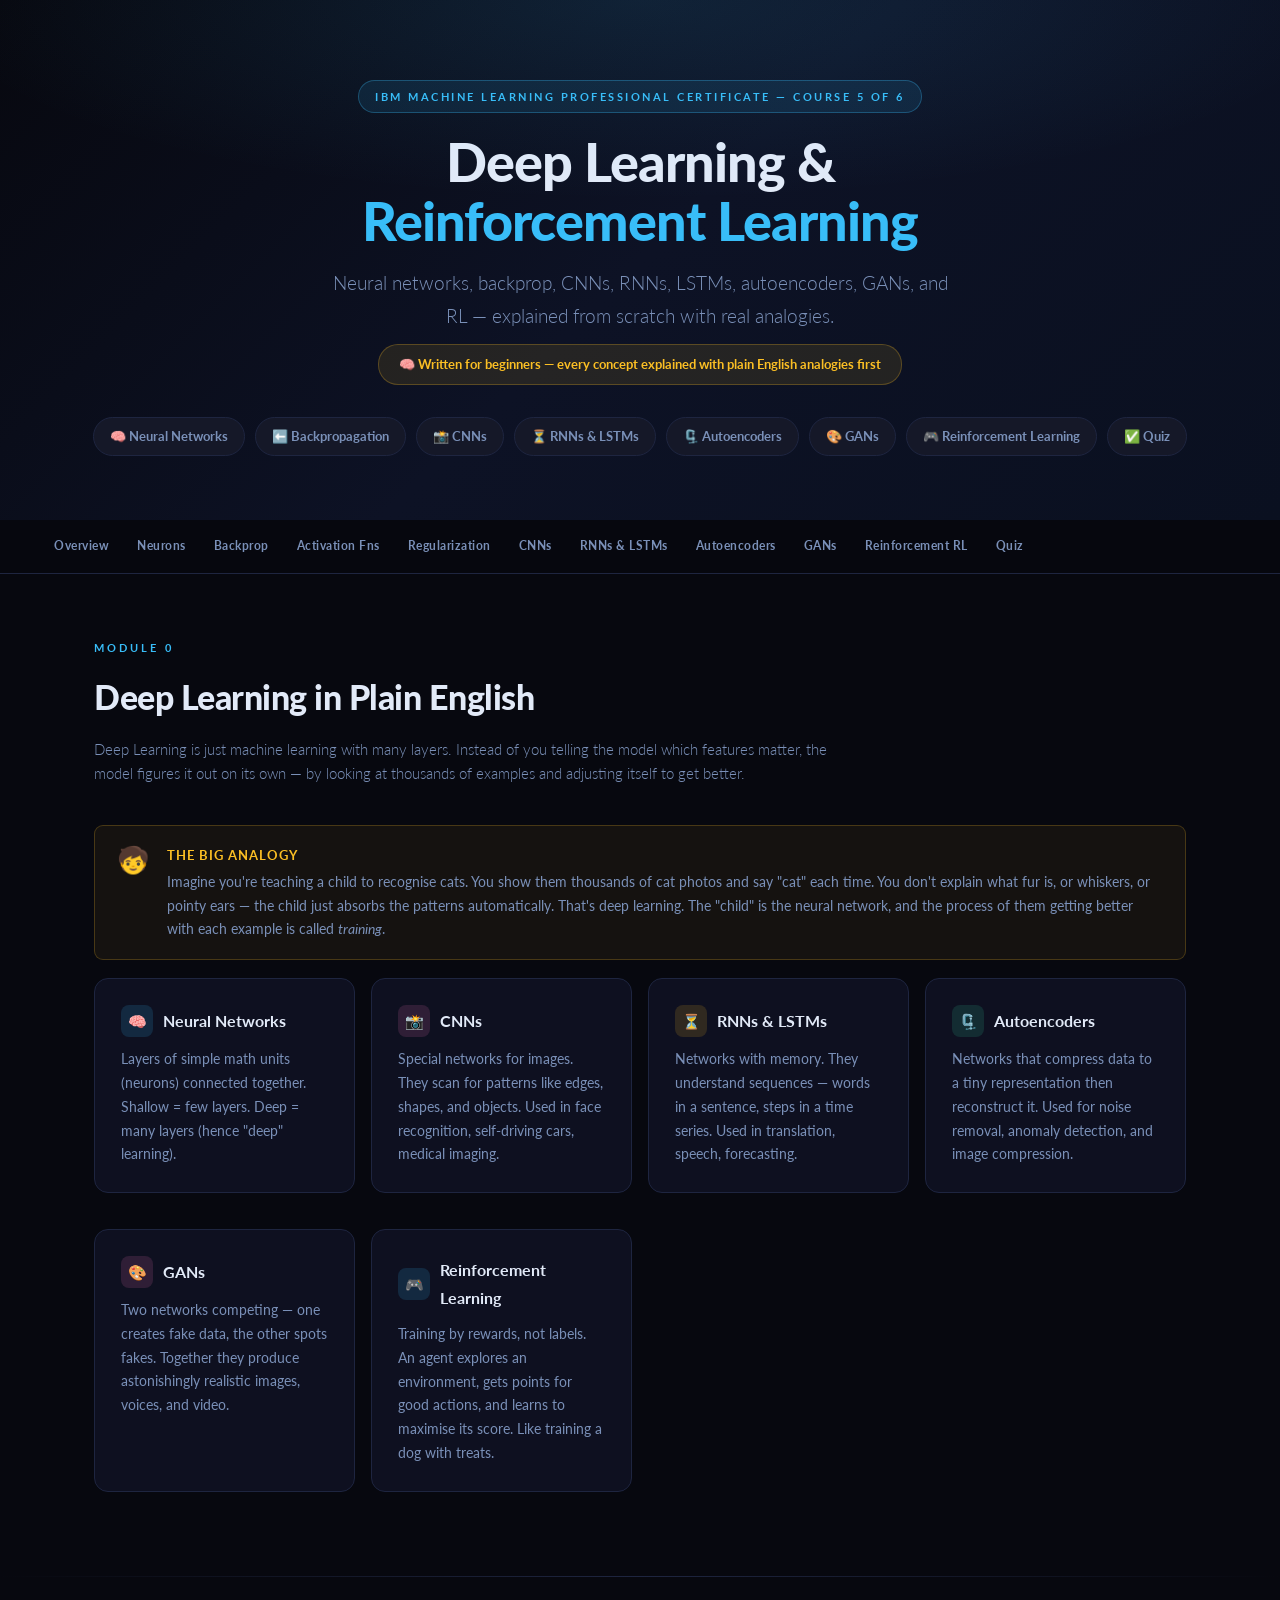
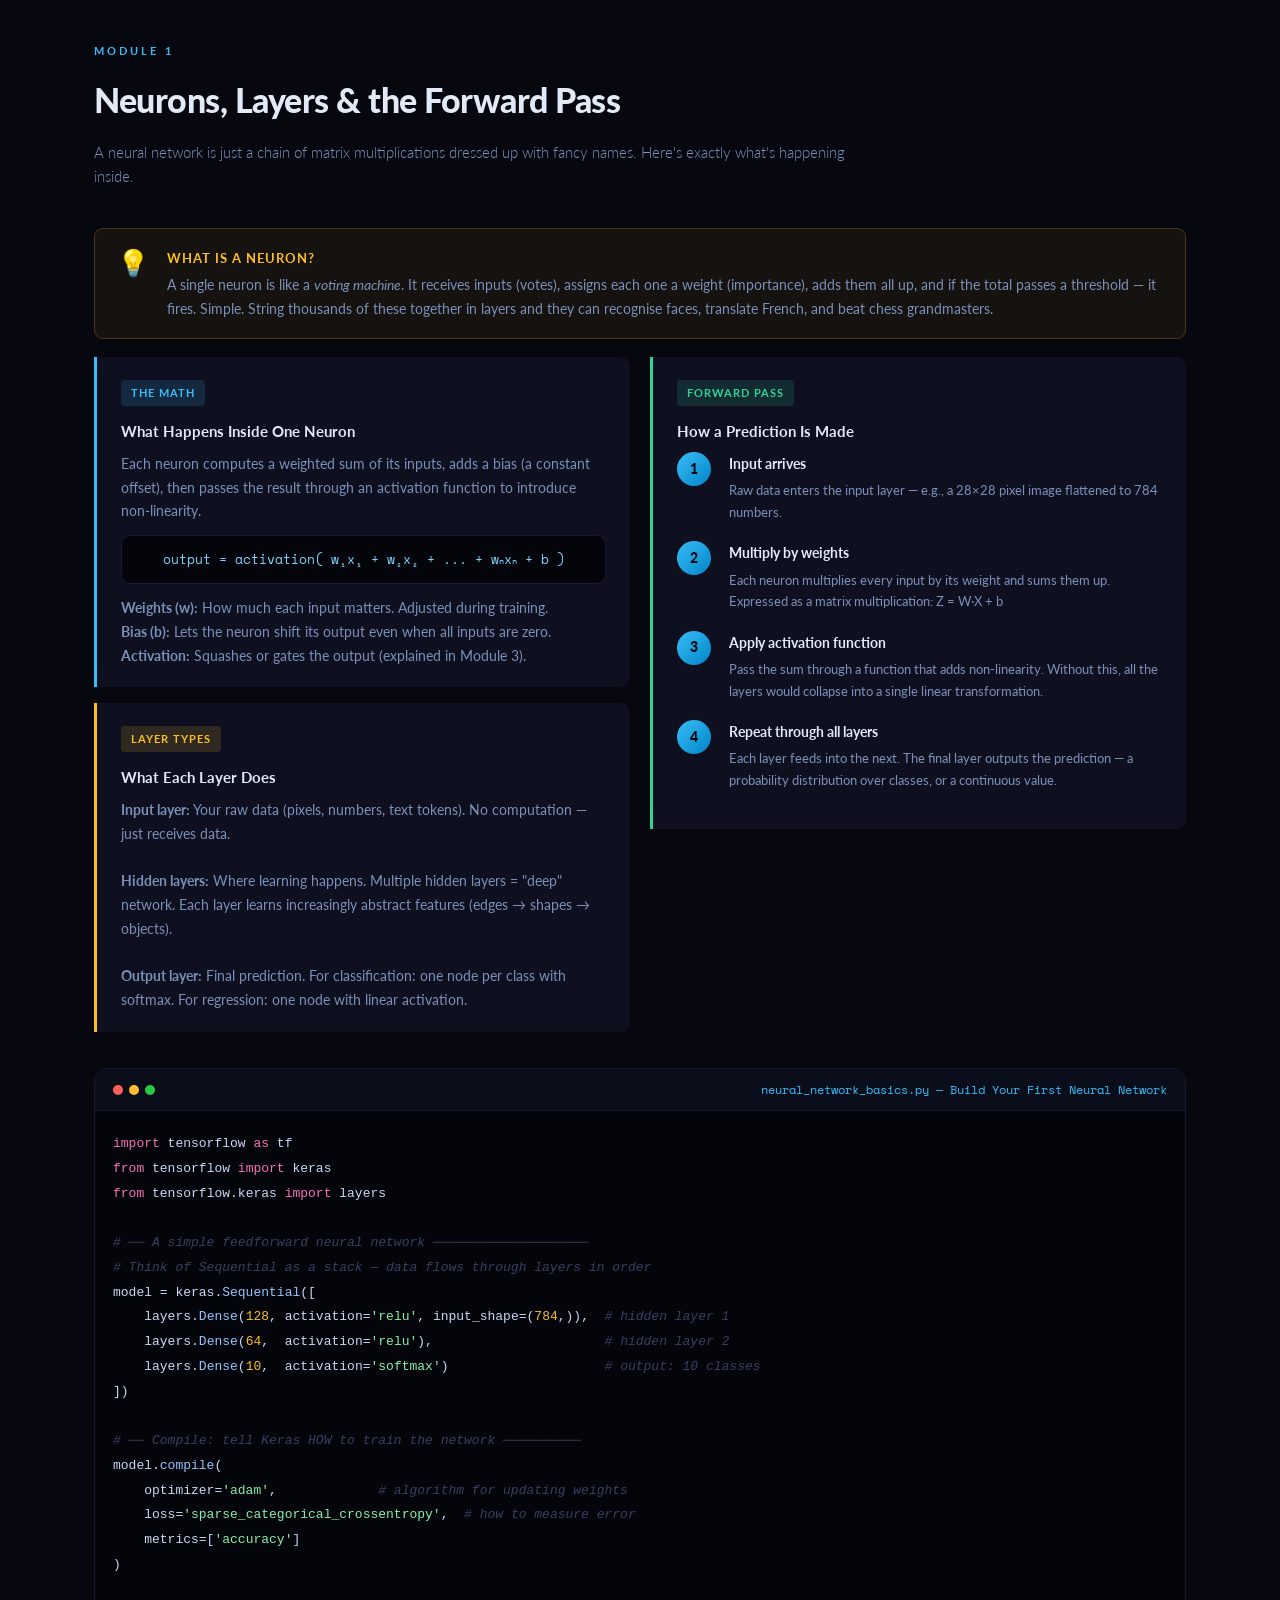
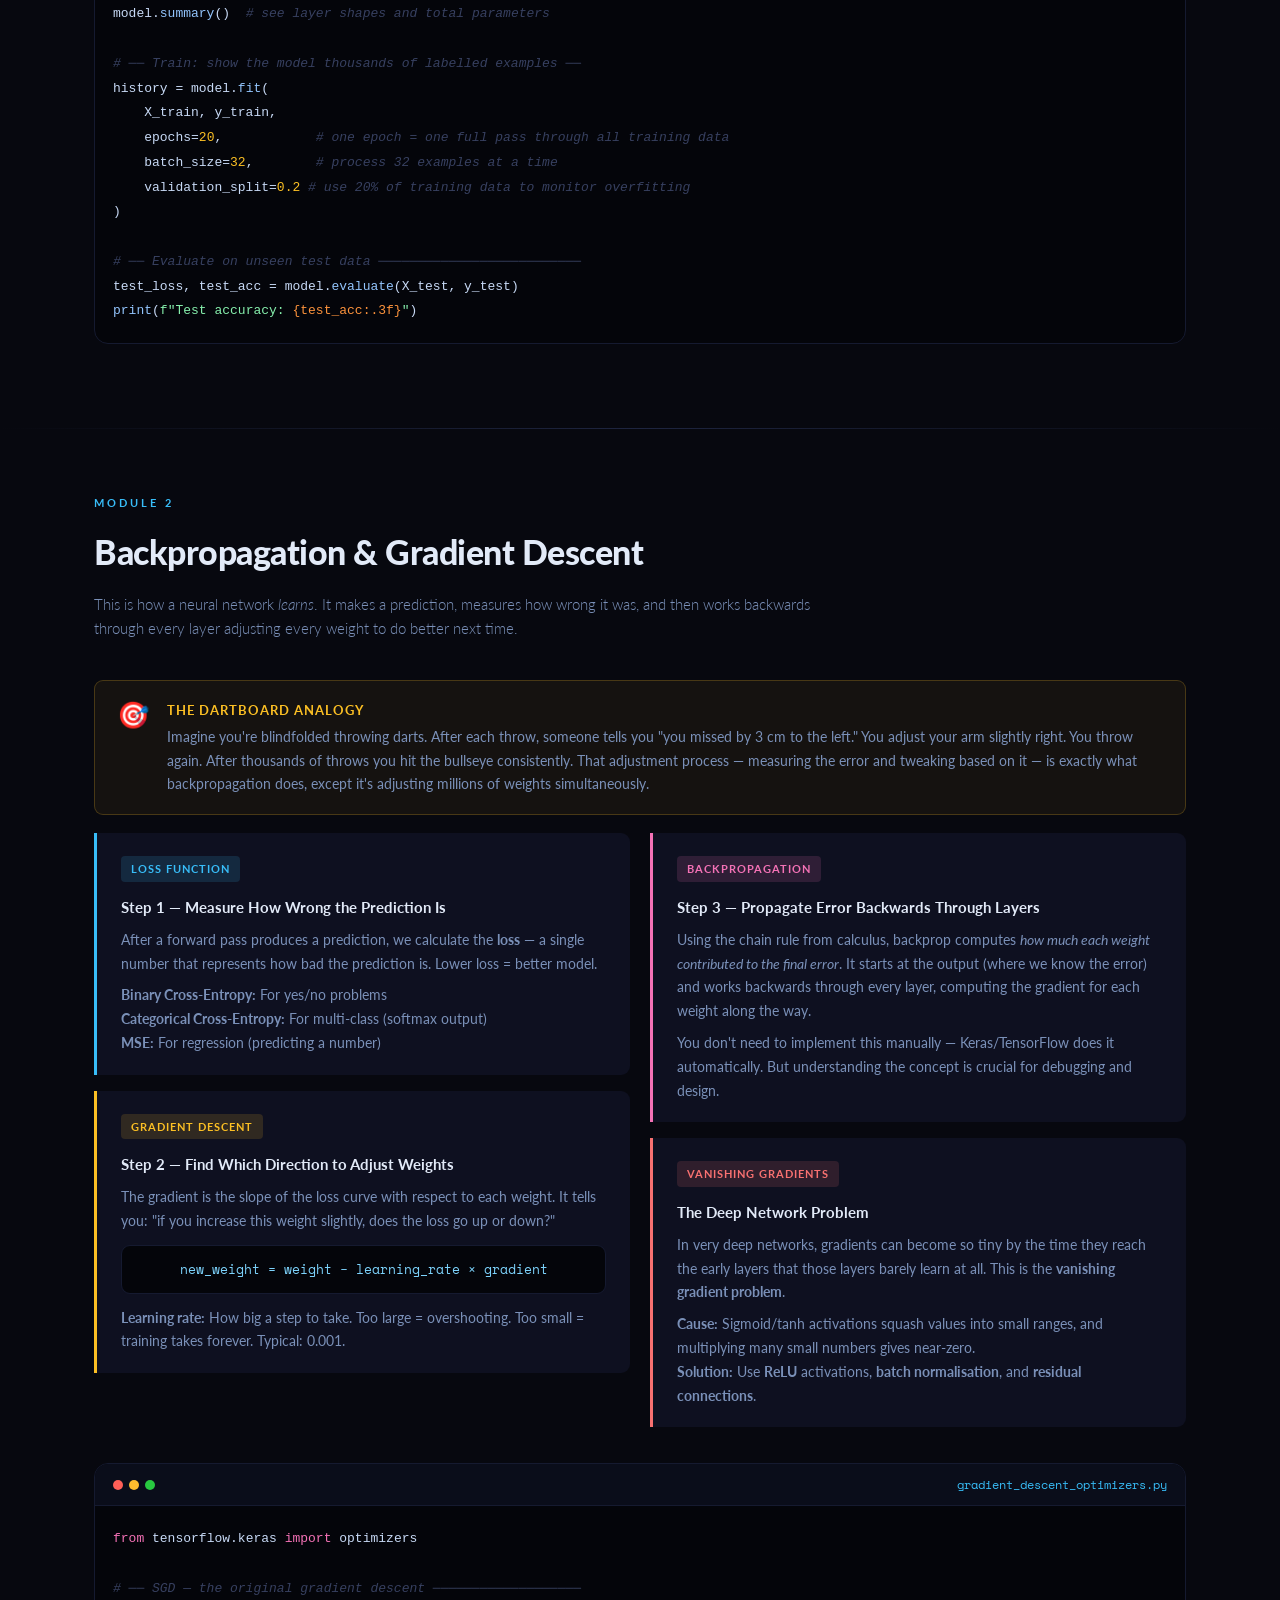
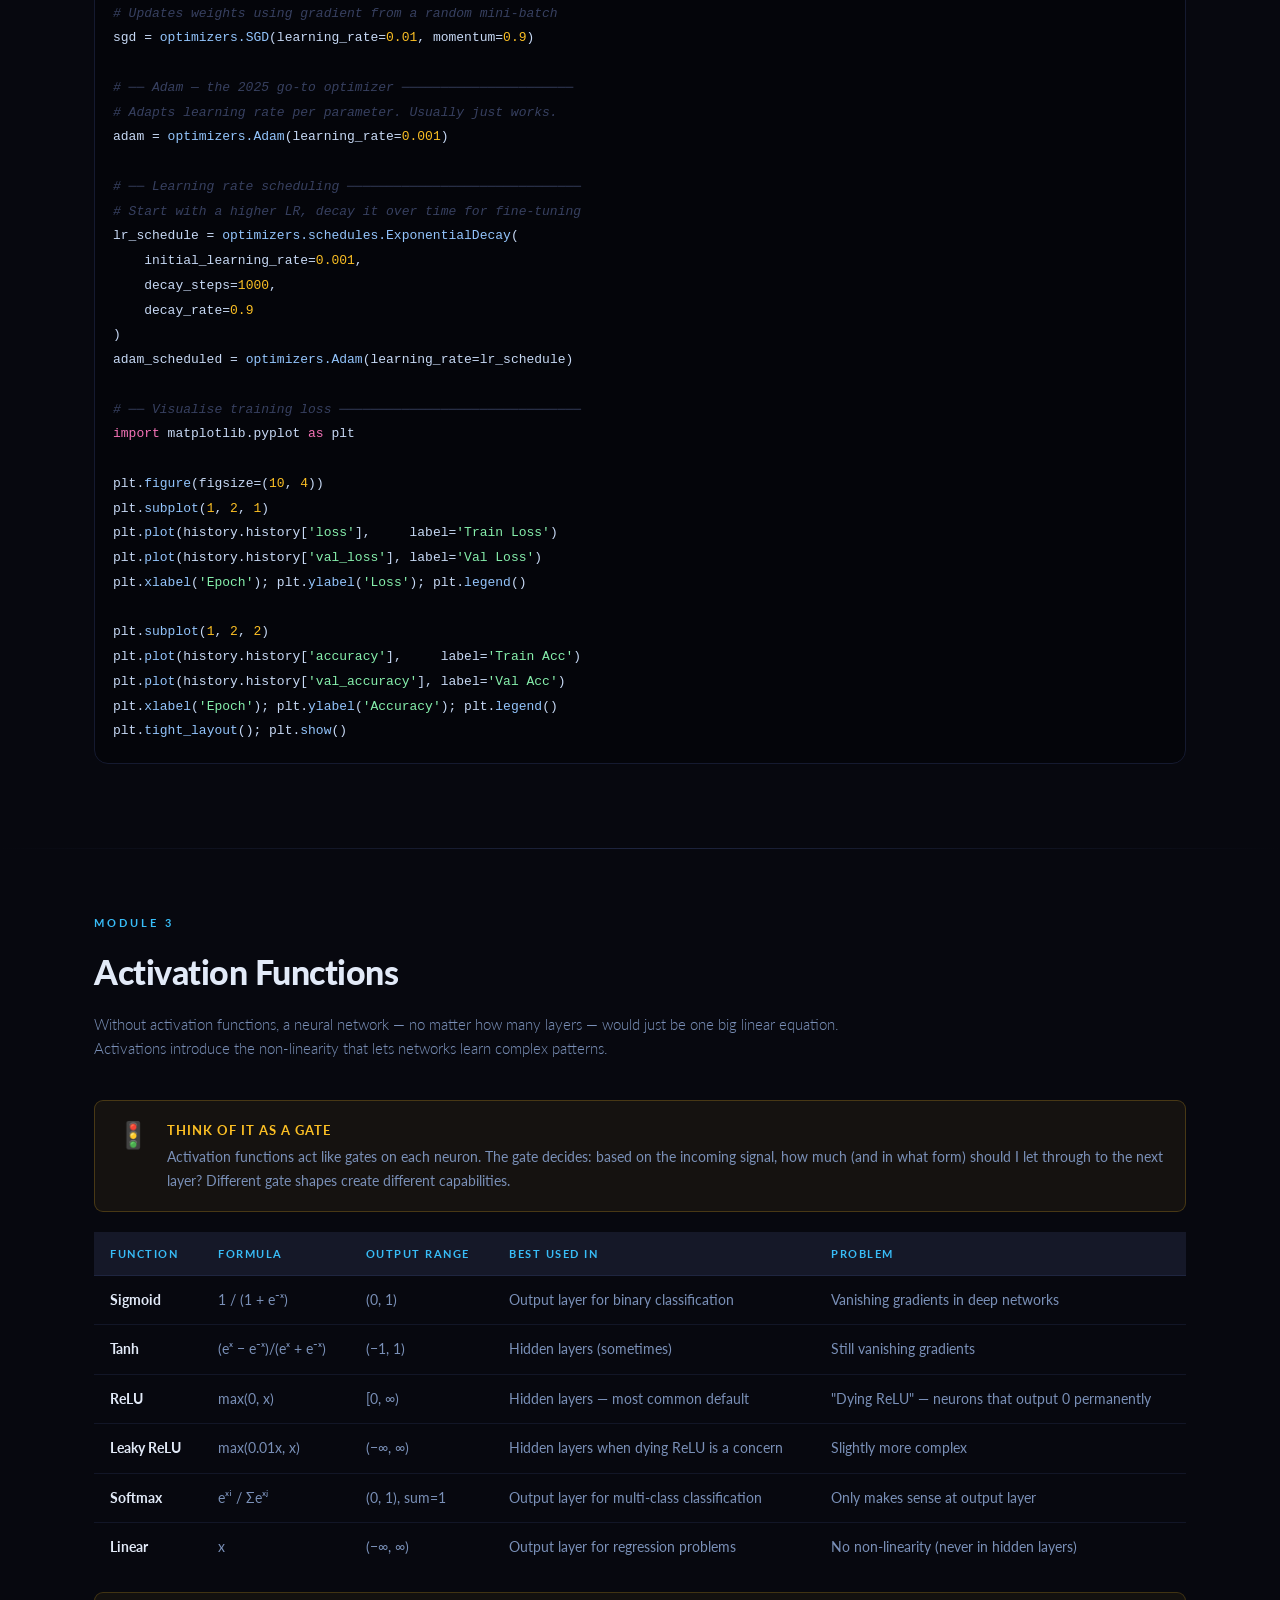
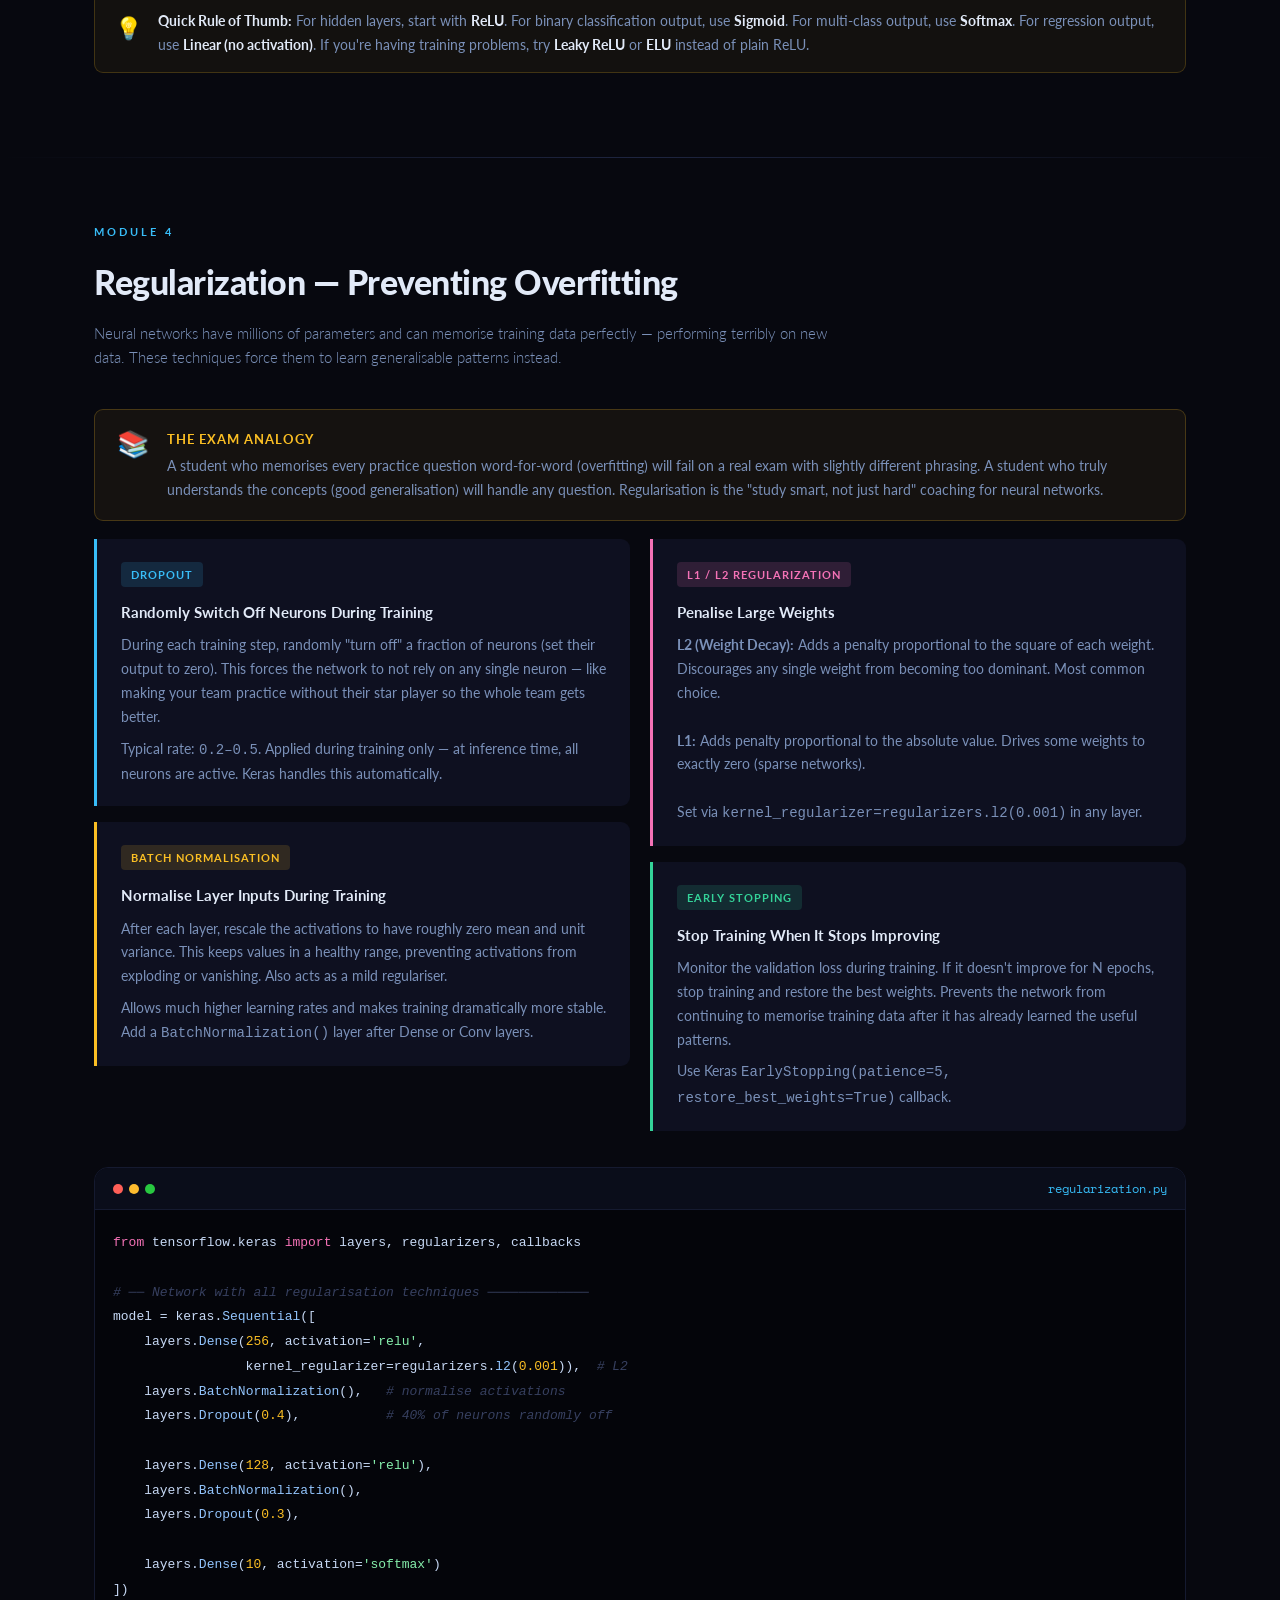
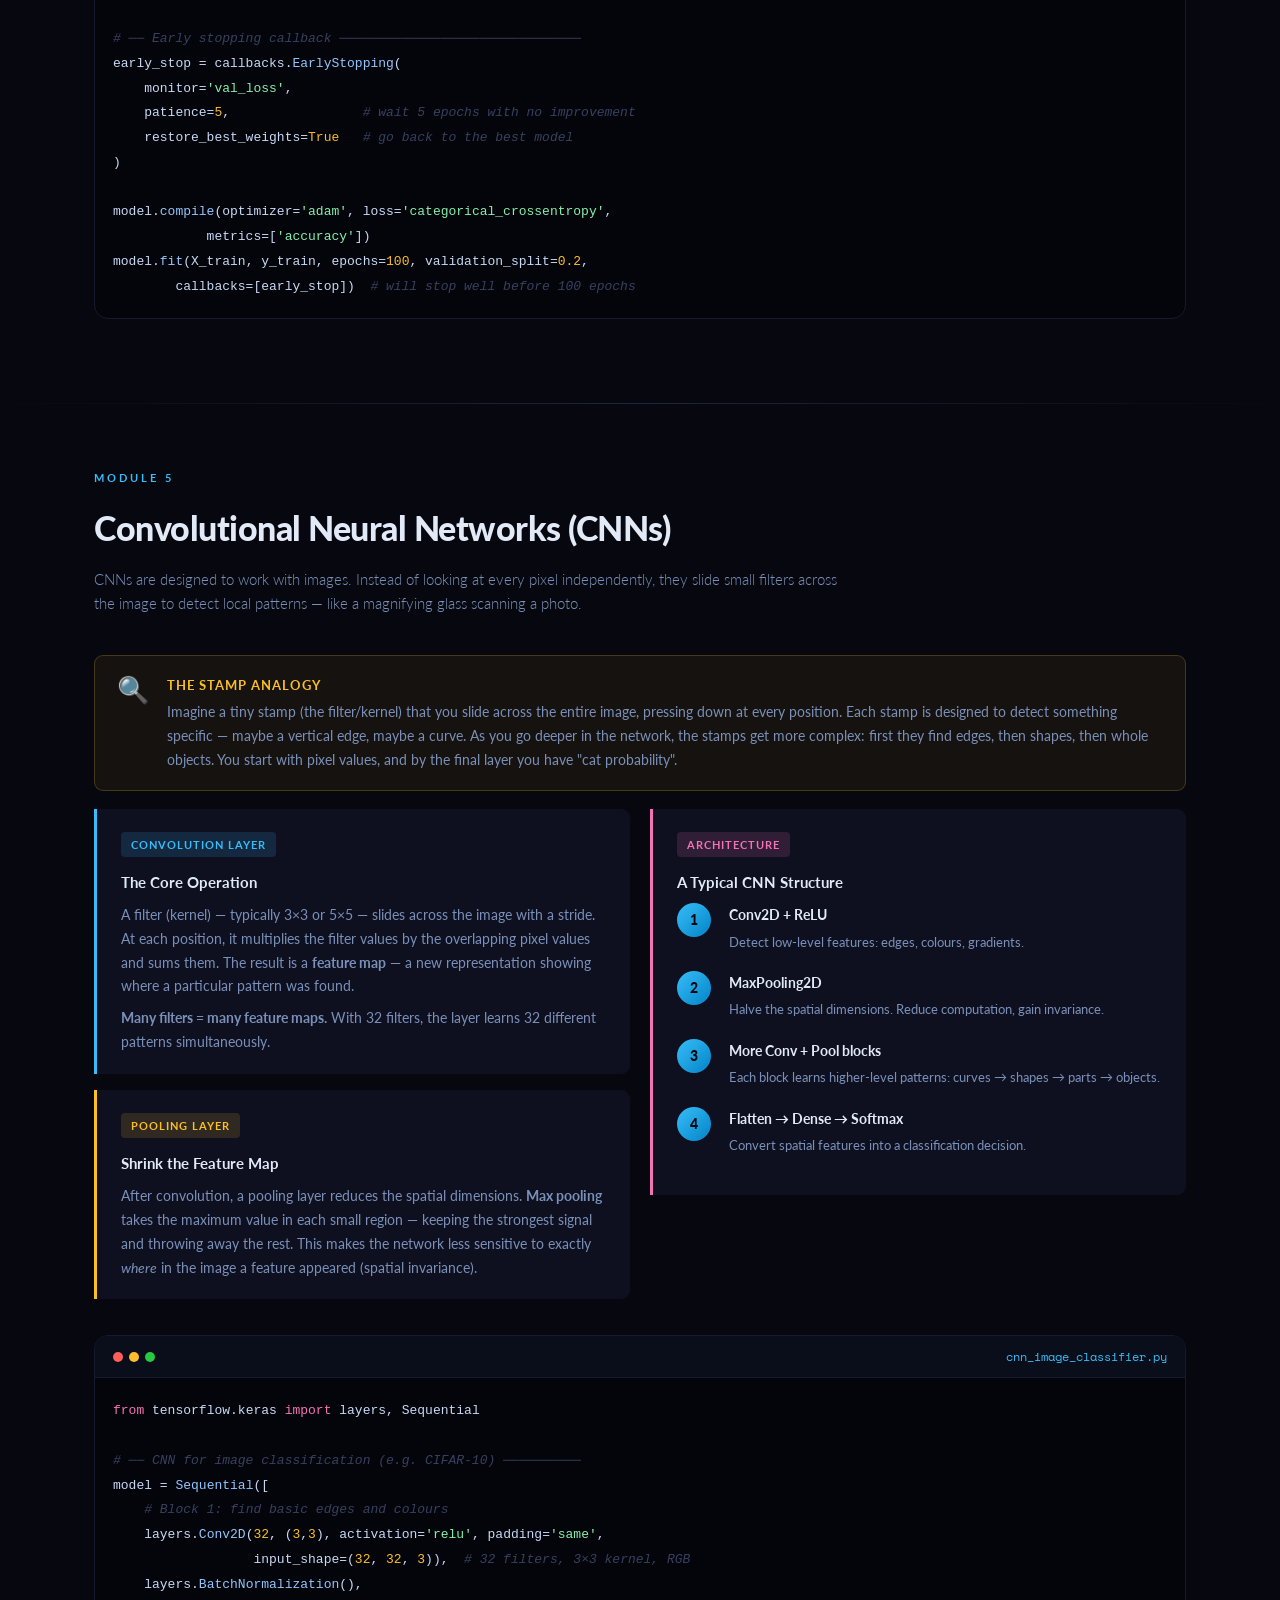
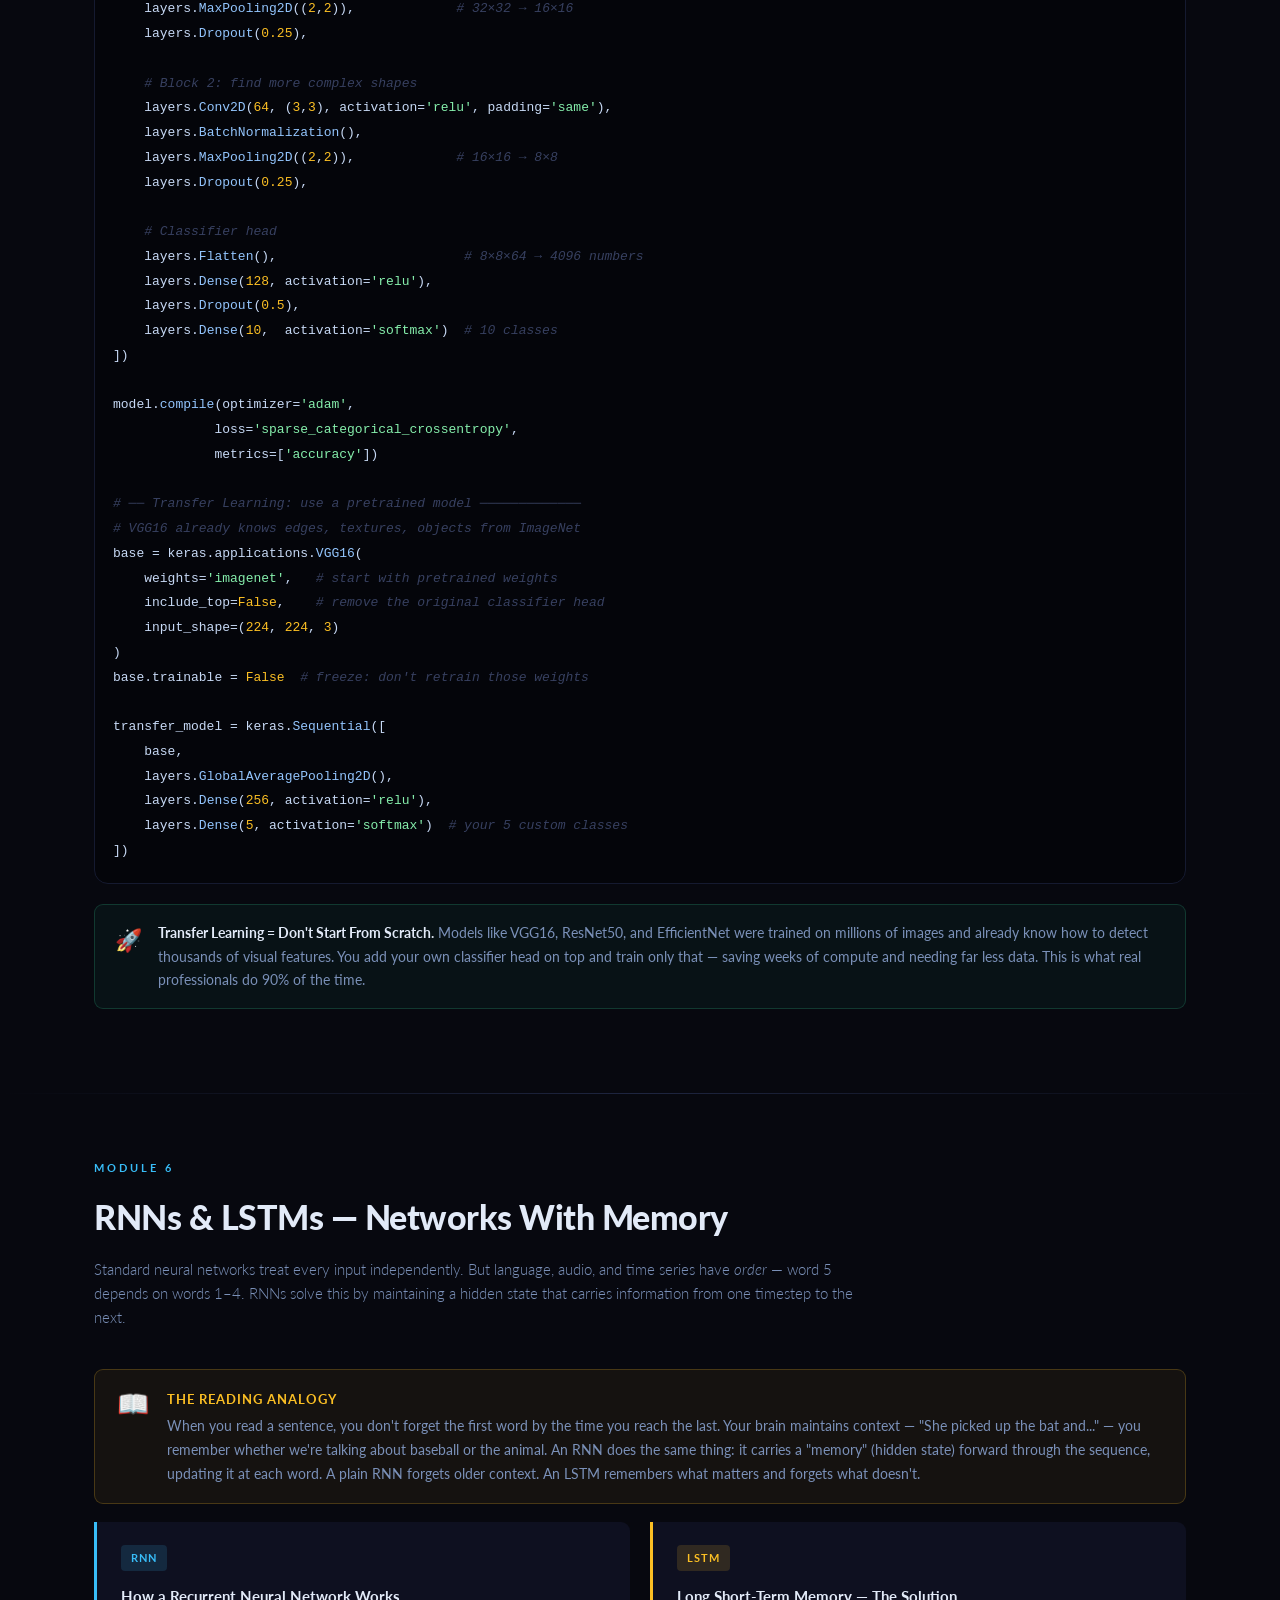
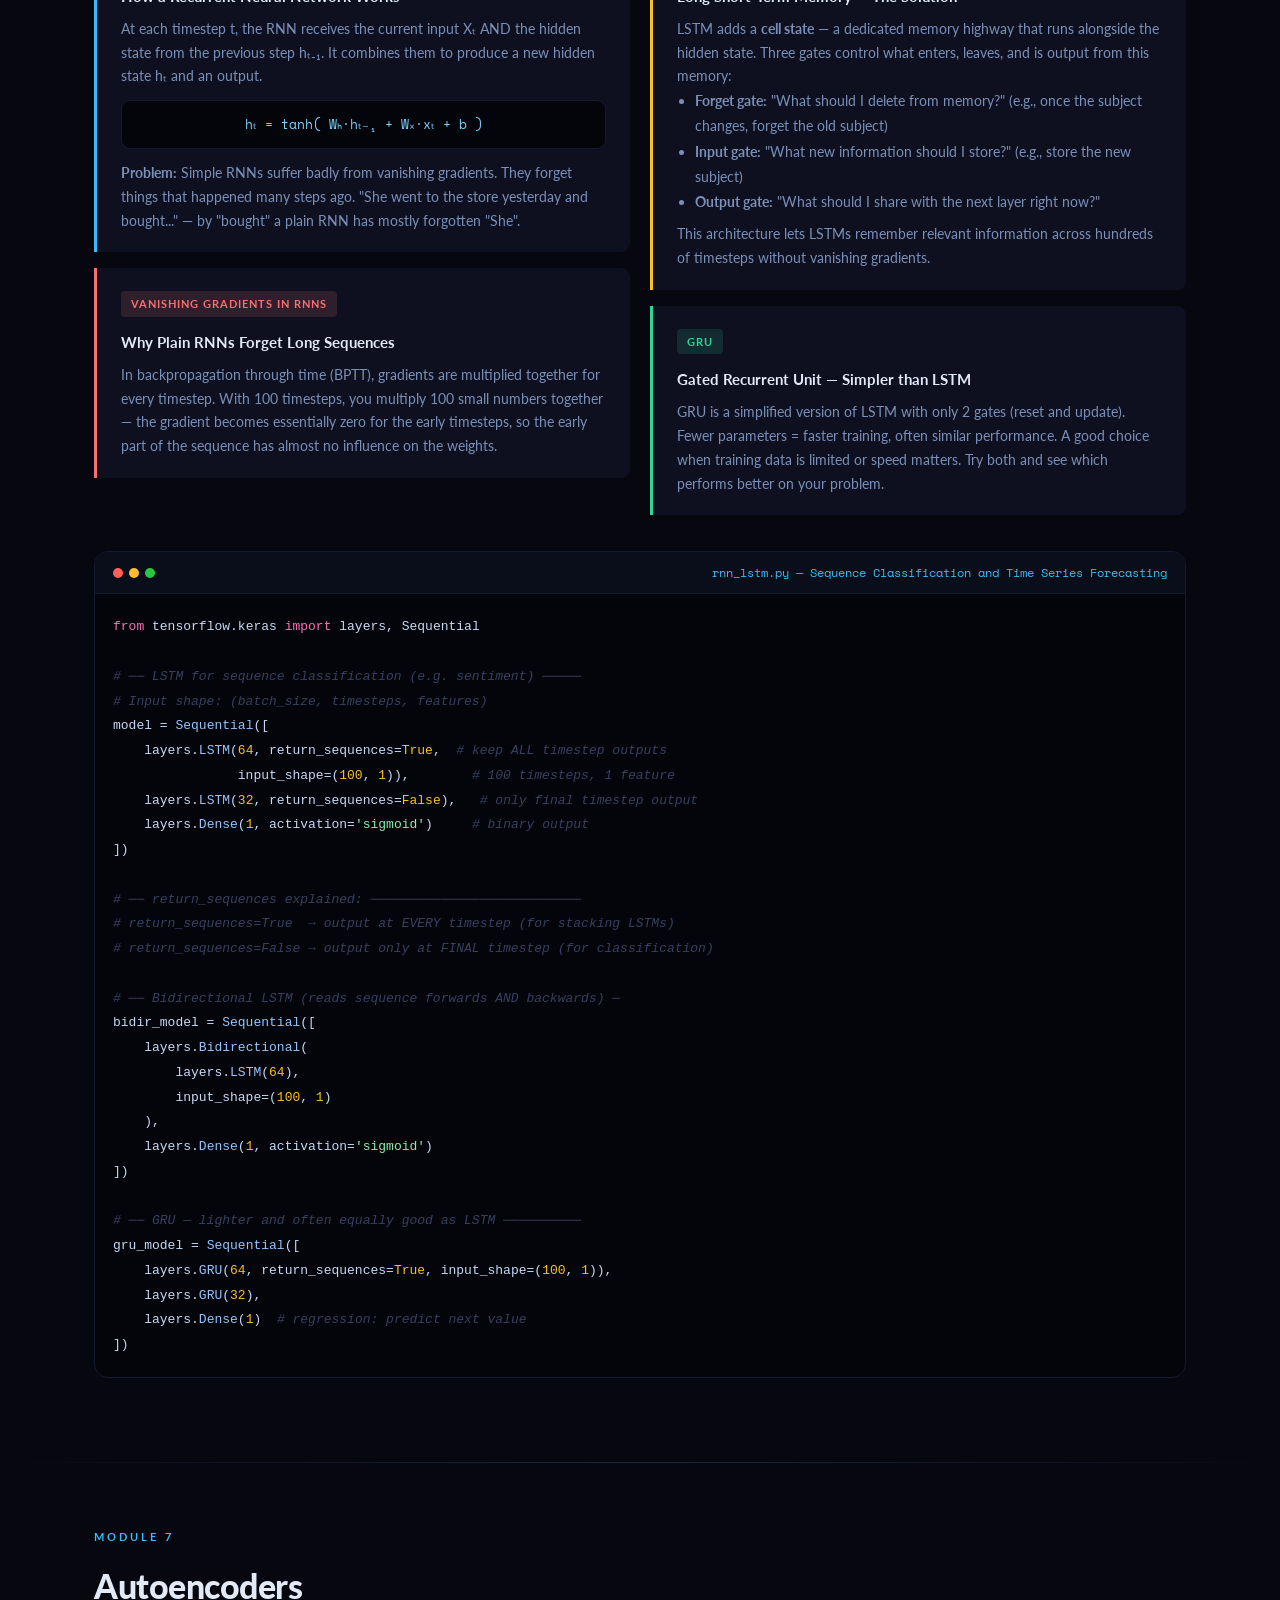
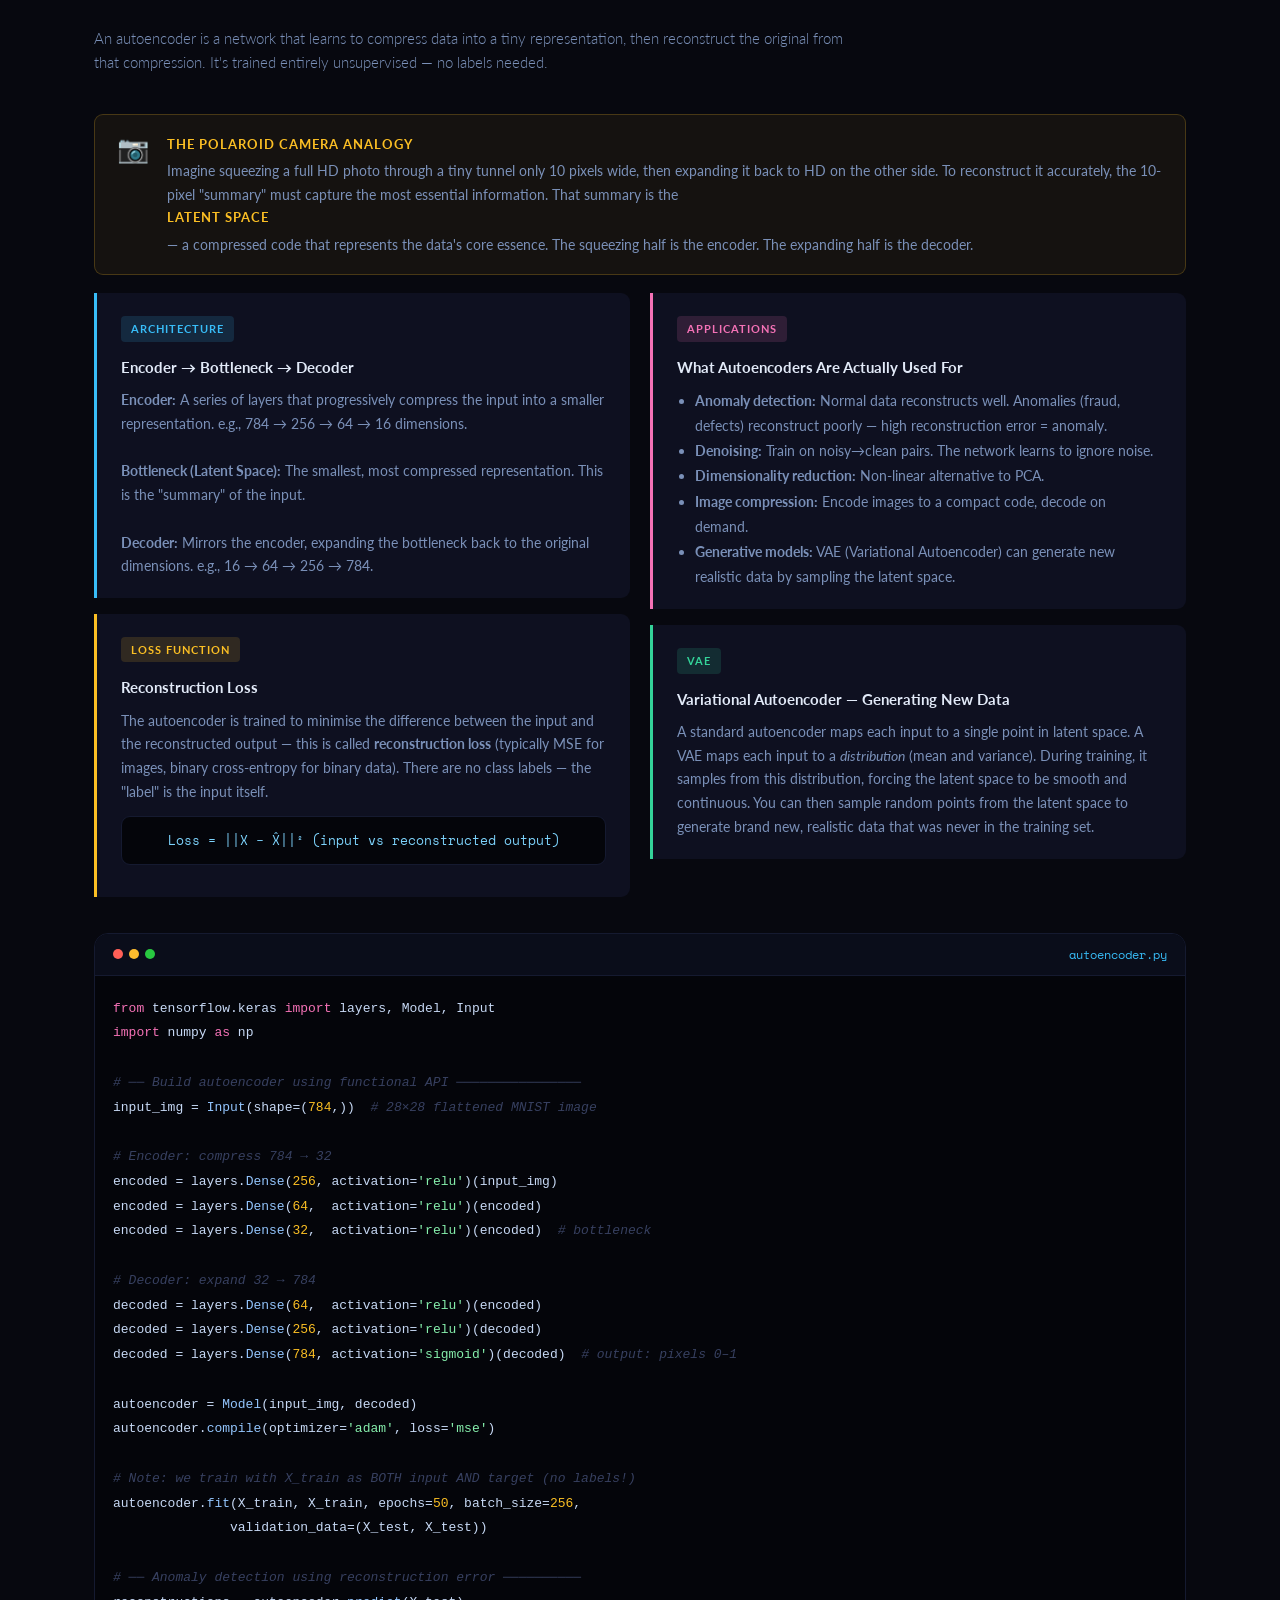
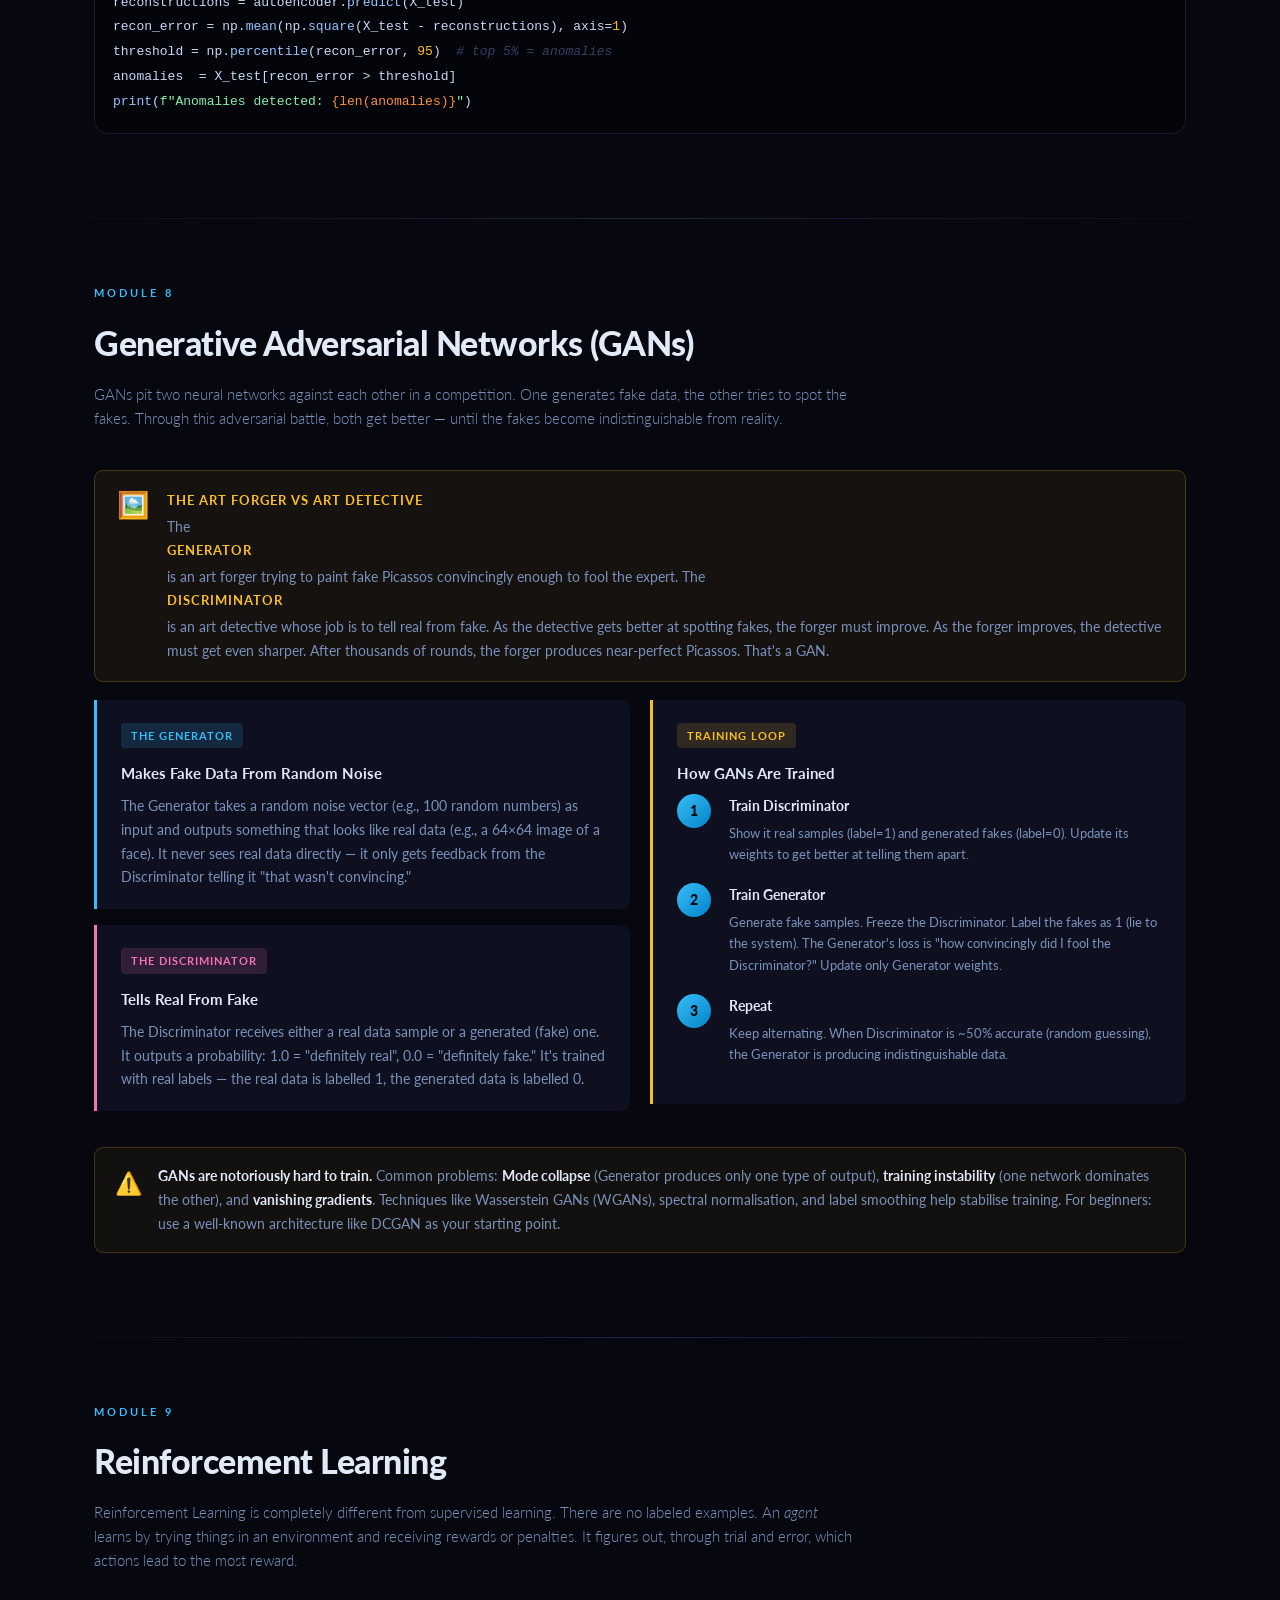
<file: course5.html>
<!DOCTYPE html>
<html lang="en">
<head>
<meta charset="UTF-8">
<meta name="viewport" content="width=device-width, initial-scale=1.0">
<title>IBM ML Course 5 — Deep Learning & Reinforcement Learning</title>
<link href="https://fonts.googleapis.com/css2?family=Lato:ital,wght@0,300;0,400;0,700;0,900;1,300;1,400&family=Space+Mono:wght@400;700&display=swap" rel="stylesheet">
<style>
  :root {
    --bg: #07080f;
    --surface: #0e1020;
    --surface2: #151828;
    --border: #1e2540;
    --accent: #38bdf8;
    --accent2: #0284c7;
    --accent3: #f472b6;
    --accent4: #fbbf24;
    --accent5: #34d399;
    --text: #e2eaf8;
    --text-muted: #7a90b8;
    --text-dim: #374060;
    --code-bg: #04050a;
    --correct: #34d399;
    --wrong: #f87171;
    --radius: 14px;
    --radius-sm: 9px;
  }
  * { box-sizing: border-box; margin: 0; padding: 0; }
  html { scroll-behavior: smooth; }
  body { font-family: 'Lato', sans-serif; background: var(--bg); color: var(--text); line-height: 1.75; font-size: 16px; }

  /* ── HERO ── */
  .hero {
    background: linear-gradient(135deg, #07080f 0%, #0d1225 50%, #0a1020 100%);
    padding: 80px 24px 64px; text-align: center; position: relative; overflow: hidden;
  }
  .hero::before {
    content: ''; position: absolute; inset: 0;
    background: radial-gradient(ellipse 80% 55% at 50% 0%, rgba(56,189,248,0.11) 0%, transparent 70%);
    pointer-events: none;
  }
  .hero-badge { display: inline-block; background: rgba(56,189,248,0.1); border: 1px solid rgba(56,189,248,0.3); color: var(--accent); font-size: 11px; font-weight: 700; letter-spacing: 2.5px; text-transform: uppercase; padding: 6px 16px; border-radius: 20px; margin-bottom: 20px; }
  .hero h1 { font-size: clamp(28px,5vw,54px); font-weight: 900; line-height: 1.08; margin-bottom: 16px; letter-spacing: -1px; }
  .hero h1 span { color: var(--accent); }
  .hero .tagline { font-size: 19px; color: var(--text-muted); max-width: 640px; margin: 0 auto 12px; font-weight: 300; }
  .hero .newbie-note { display: inline-block; background: rgba(251,191,36,0.1); border: 1px solid rgba(251,191,36,0.25); color: var(--accent4); font-size: 13px; font-weight: 700; padding: 8px 20px; border-radius: 20px; margin-bottom: 32px; }
  .hero-pills { display: flex; flex-wrap: wrap; gap: 10px; justify-content: center; }
  .pill { background: var(--surface2); border: 1px solid var(--border); color: var(--text-muted); font-size: 13px; font-weight: 700; padding: 7px 16px; border-radius: 20px; }

  /* ── NAV ── */
  .sticky-nav { position: sticky; top: 0; z-index: 100; background: rgba(7,8,15,0.96); backdrop-filter: blur(12px); border-bottom: 1px solid var(--border); padding: 0 24px; overflow-x: auto; white-space: nowrap; }
  .sticky-nav ul { display: flex; list-style: none; max-width: 1200px; margin: 0 auto; }
  .sticky-nav a { display: block; padding: 15px 14px; color: var(--text-muted); text-decoration: none; font-size: 12px; font-weight: 700; letter-spacing: 0.5px; transition: color 0.2s; border-bottom: 2px solid transparent; }
  .sticky-nav a:hover { color: var(--accent); border-bottom-color: var(--accent); }

  /* ── LAYOUT ── */
  .container { max-width: 1140px; margin: 0 auto; padding: 64px 24px; }
  .section-label { font-size: 11px; font-weight: 700; letter-spacing: 3px; text-transform: uppercase; color: var(--accent); margin-bottom: 10px; }
  .section-title { font-size: clamp(22px,3vw,34px); font-weight: 900; margin-bottom: 10px; letter-spacing: -0.5px; }
  .section-sub { color: var(--text-muted); font-size: 15px; margin-bottom: 40px; font-weight: 300; line-height: 1.6; max-width: 760px; }

  /* ── ANALOGY BOX ── */
  .analogy { display: flex; gap: 18px; background: rgba(251,191,36,0.06); border: 1px solid rgba(251,191,36,0.22); border-radius: var(--radius-sm); padding: 18px 22px; margin: 18px 0; }
  .analogy-icon { font-size: 26px; flex-shrink: 0; line-height: 1; margin-top: 2px; }
  .analogy-body { font-size: 14px; line-height: 1.7; }
  .analogy-body strong { color: var(--accent4); font-size: 13px; text-transform: uppercase; letter-spacing: 1px; display: block; margin-bottom: 4px; }
  .analogy-body p { color: var(--text-muted); }

  /* ── CARDS ── */
  .card { background: var(--surface); border: 1px solid var(--border); border-radius: var(--radius); padding: 26px; margin-bottom: 20px; transition: border-color 0.2s; }
  .card:hover { border-color: rgba(56,189,248,0.3); }
  .card h3 { font-size: 16px; font-weight: 700; margin-bottom: 10px; display: flex; align-items: center; gap: 10px; }
  .card .icon { width: 32px; height: 32px; border-radius: 8px; display: flex; align-items: center; justify-content: center; font-size: 15px; flex-shrink: 0; }
  .card p, .card ul { color: var(--text-muted); font-size: 14px; line-height: 1.7; }
  .card ul { padding-left: 20px; }
  .card ul li { margin-bottom: 5px; }
  .grid-2 { display: grid; grid-template-columns: repeat(auto-fit,minmax(300px,1fr)); gap: 20px; }
  .grid-3 { display: grid; grid-template-columns: repeat(auto-fit,minmax(220px,1fr)); gap: 16px; }

  /* ── TAGS ── */
  .tag { display: inline-block; font-size: 11px; font-weight: 700; letter-spacing: 1px; text-transform: uppercase; padding: 3px 10px; border-radius: 4px; margin-bottom: 12px; }
  .tag-blue   { background: rgba(56,189,248,0.14);  color: var(--accent); }
  .tag-pink   { background: rgba(244,114,182,0.14); color: var(--accent3); }
  .tag-yellow { background: rgba(251,191,36,0.14);  color: var(--accent4); }
  .tag-green  { background: rgba(52,211,153,0.14);  color: var(--accent5); }
  .tag-red    { background: rgba(248,113,113,0.14); color: #f87171; }

  /* ── CONCEPT BLOCKS ── */
  .cb { background: var(--surface); border-left: 3px solid var(--accent); border-radius: 0 var(--radius-sm) var(--radius-sm) 0; padding: 20px 24px; margin-bottom: 16px; }
  .cb.pink   { border-left-color: var(--accent3); }
  .cb.yellow { border-left-color: var(--accent4); }
  .cb.green  { border-left-color: var(--accent5); }
  .cb.red    { border-left-color: #f87171; }
  .cb h4 { font-size: 15px; font-weight: 700; margin-bottom: 8px; }
  .cb p  { color: var(--text-muted); font-size: 14px; line-height: 1.7; }
  .cb ul { color: var(--text-muted); font-size: 14px; padding-left: 18px; line-height: 1.8; }

  /* ── FORMULA ── */
  .formula { background: var(--code-bg); border: 1px solid #151a30; border-radius: var(--radius-sm); padding: 12px 18px; font-family: 'Space Mono',monospace; font-size: 13px; color: #7dd3fc; margin: 12px 0; text-align: center; }

  /* ── CALLOUT ── */
  .callout { display: flex; gap: 16px; background: rgba(56,189,248,0.05); border: 1px solid rgba(56,189,248,0.2); border-radius: var(--radius-sm); padding: 16px 20px; margin: 20px 0; }
  .callout.warn  { background: rgba(251,191,36,0.05); border-color: rgba(251,191,36,0.2); }
  .callout.green { background: rgba(52,211,153,0.05); border-color: rgba(52,211,153,0.2); }
  .callout.pink  { background: rgba(244,114,182,0.05); border-color: rgba(244,114,182,0.2); }
  .callout-icon  { font-size: 22px; flex-shrink: 0; }
  .callout-body  { font-size: 14px; color: var(--text-muted); line-height: 1.7; }
  .callout-body strong { color: var(--text); }

  /* ── CODE ── */
  .code-block { background: var(--code-bg); border: 1px solid #151a30; border-radius: var(--radius); overflow: hidden; margin: 20px 0; }
  .code-header { display: flex; align-items: center; justify-content: space-between; padding: 10px 18px; background: #0a0d1a; border-bottom: 1px solid #151a30; }
  .code-title  { font-family: 'Space Mono',monospace; font-size: 12px; color: var(--accent); }
  .code-dots   { display: flex; gap: 6px; }
  .code-dot    { width: 10px; height: 10px; border-radius: 50%; }
  .code-dot:nth-child(1){background:#ff5f57} .code-dot:nth-child(2){background:#febc2e} .code-dot:nth-child(3){background:#28c840}
  .code-block pre { padding: 20px 18px; overflow-x: auto; font-family: 'Space Mono',monospace; font-size: 13px; line-height: 1.75; }
  .code-block code { color: #c7d9f5; }
  .kw{color:#f472b6} .fn{color:#93c5fd} .st{color:#86efac} .cm{color:#374060;font-style:italic} .nm{color:#fbbf24} .va{color:#fb923c}

  /* ── TABLE ── */
  .table-wrap { overflow-x: auto; margin: 20px 0; }
  table { width: 100%; border-collapse: collapse; font-size: 14px; }
  th { background: var(--surface2); color: var(--accent); font-size: 11px; letter-spacing: 1.5px; text-transform: uppercase; padding: 12px 16px; text-align: left; border-bottom: 1px solid var(--border); }
  td { padding: 12px 16px; border-bottom: 1px solid rgba(30,37,64,0.5); color: var(--text-muted); vertical-align: top; }
  tr:last-child td { border-bottom: none; }
  tr:hover td { background: rgba(56,189,248,0.03); }
  td strong { color: var(--text); }

  /* ── ACCORDION ── */
  details { background: var(--surface); border: 1px solid var(--border); border-radius: var(--radius-sm); margin-bottom: 10px; overflow: hidden; }
  summary { padding: 16px 20px; font-weight: 700; font-size: 15px; cursor: pointer; list-style: none; display: flex; align-items: center; justify-content: space-between; transition: background 0.2s; }
  summary:hover { background: var(--surface2); }
  summary::after { content: '+'; font-size: 20px; color: var(--accent); font-weight: 300; }
  details[open] summary::after { content: '−'; }
  details[open] summary { border-bottom: 1px solid var(--border); }
  .details-body { padding: 20px; color: var(--text-muted); font-size: 14px; line-height: 1.8; }

  /* ── STEP FLOW ── */
  .steps { counter-reset: step-counter; }
  .step { display: flex; gap: 18px; margin-bottom: 18px; align-items: flex-start; }
  .step-num { width: 34px; height: 34px; border-radius: 50%; background: linear-gradient(135deg, var(--accent), var(--accent2)); display: flex; align-items: center; justify-content: center; font-size: 14px; font-weight: 900; flex-shrink: 0; color: #07080f; }
  .step-body h4 { font-size: 14px; font-weight: 700; margin-bottom: 4px; }
  .step-body p  { font-size: 13px; color: var(--text-muted); line-height: 1.65; }

  /* ── DIVIDER ── */
  .divider { height: 1px; background: linear-gradient(90deg, transparent, var(--border), transparent); }

  /* ── QUIZ ── */
  #quiz { background: linear-gradient(180deg, var(--bg) 0%, #050508 100%); }
  .quiz-progress { display: flex; align-items: center; gap: 16px; margin-bottom: 32px; }
  .progress-bar { flex: 1; height: 4px; background: var(--surface2); border-radius: 2px; overflow: hidden; }
  .progress-fill { height: 100%; background: linear-gradient(90deg, var(--accent), var(--accent3)); border-radius: 2px; transition: width 0.4s ease; }
  .quiz-counter { font-size: 13px; color: var(--text-muted); font-weight: 700; white-space: nowrap; }
  .question-card { background: var(--surface); border: 1px solid var(--border); border-radius: var(--radius); padding: 32px; margin-bottom: 24px; display: none; animation: fadeIn 0.3s ease; }
  .question-card.active { display: block; }
  @keyframes fadeIn{from{opacity:0;transform:translateY(8px)}to{opacity:1;transform:translateY(0)}}
  .q-meta { display: flex; gap: 10px; align-items: center; margin-bottom: 20px; }
  .q-num  { font-family:'Space Mono',monospace; font-size:11px; color:var(--accent); background:rgba(56,189,248,0.1); padding:3px 10px; border-radius:4px; }
  .q-topic { font-size:11px; color:var(--text-dim); font-weight:700; text-transform:uppercase; letter-spacing:1px; }
  .q-text  { font-size:16px; font-weight:700; margin-bottom:24px; line-height:1.55; }
  .options { display: flex; flex-direction: column; gap: 10px; }
  .option { background:var(--surface2); border:1px solid var(--border); border-radius:var(--radius-sm); padding:14px 18px; cursor:pointer; font-size:14px; transition:all 0.2s; display:flex; align-items:flex-start; gap:12px; text-align:left; color:var(--text); }
  .option:hover:not(.disabled){border-color:var(--accent);background:rgba(56,189,248,0.07)}
  .option.correct{border-color:var(--correct);background:rgba(52,211,153,0.08)}
  .option.wrong{border-color:var(--wrong);background:rgba(248,113,113,0.08)}
  .option.disabled{cursor:default}
  .opt-letter{width:24px;height:24px;border-radius:6px;background:var(--border);display:flex;align-items:center;justify-content:center;font-size:12px;font-weight:700;flex-shrink:0;font-family:'Space Mono',monospace}
  .option.correct .opt-letter{background:var(--correct);color:#000}
  .option.wrong   .opt-letter{background:var(--wrong);color:#fff}
  .explanation{margin-top:16px;padding:16px;background:rgba(56,189,248,0.05);border:1px solid rgba(56,189,248,0.2);border-radius:var(--radius-sm);font-size:14px;color:var(--text-muted);display:none;line-height:1.7}
  .explanation strong{color:var(--accent)}
  .explanation.show{display:block}
  .quiz-actions{display:flex;justify-content:flex-end;margin-top:20px}
  .btn{padding:11px 28px;border-radius:var(--radius-sm);font-size:14px;font-weight:700;font-family:'Lato',sans-serif;cursor:pointer;border:none;transition:all 0.2s;letter-spacing:0.5px}
  .btn-primary{background:var(--accent);color:#07080f}
  .btn-primary:hover{background:#7dd3fc;transform:translateY(-1px)}
  .btn-primary:disabled{opacity:0.4;cursor:not-allowed;transform:none}
  .score-card{background:var(--surface);border:1px solid var(--border);border-radius:var(--radius);padding:48px 32px;text-align:center;display:none}
  .score-card.show{display:block;animation:fadeIn 0.4s ease}
  .score-number{font-size:72px;font-weight:900;background:linear-gradient(135deg,var(--accent),var(--accent3));-webkit-background-clip:text;-webkit-text-fill-color:transparent;line-height:1;margin:16px 0}
  .score-label{color:var(--text-muted);font-size:15px;margin-bottom:24px}
  .score-msg{font-size:22px;font-weight:700;margin-bottom:8px}
  .btn-restart{background:var(--surface2);color:var(--text);border:1px solid var(--border);margin-top:24px}
  .btn-restart:hover{border-color:var(--accent);color:var(--accent)}

  footer{background:var(--surface);border-top:1px solid var(--border);padding:32px 24px;text-align:center;color:var(--text-dim);font-size:13px}
  footer span{color:var(--accent)}
  @media(max-width:600px){.container{padding:40px 16px}.hero{padding:60px 16px 40px}.question-card{padding:20px}}
</style>
</head>
<body>

<!-- HERO -->
<section class="hero">
  <div class="hero-badge">IBM Machine Learning Professional Certificate — Course 5 of 6</div>
  <h1>Deep Learning &<br><span>Reinforcement Learning</span></h1>
  <p class="tagline">Neural networks, backprop, CNNs, RNNs, LSTMs, autoencoders, GANs, and RL — explained from scratch with real analogies.</p>
  <div class="newbie-note">🧠 Written for beginners — every concept explained with plain English analogies first</div>
  <div class="hero-pills">
    <span class="pill">🧠 Neural Networks</span>
    <span class="pill">⬅️ Backpropagation</span>
    <span class="pill">📸 CNNs</span>
    <span class="pill">⏳ RNNs & LSTMs</span>
    <span class="pill">🗜️ Autoencoders</span>
    <span class="pill">🎨 GANs</span>
    <span class="pill">🎮 Reinforcement Learning</span>
    <span class="pill">✅ Quiz</span>
  </div>
</section>

<!-- NAV -->
<nav class="sticky-nav">
  <ul>
    <li><a href="#overview">Overview</a></li>
    <li><a href="#neurons">Neurons</a></li>
    <li><a href="#backprop">Backprop</a></li>
    <li><a href="#activation">Activation Fns</a></li>
    <li><a href="#regularization">Regularization</a></li>
    <li><a href="#cnn">CNNs</a></li>
    <li><a href="#rnn">RNNs & LSTMs</a></li>
    <li><a href="#autoencoders">Autoencoders</a></li>
    <li><a href="#gans">GANs</a></li>
    <li><a href="#rl">Reinforcement RL</a></li>
    <li><a href="#quiz">Quiz</a></li>
  </ul>
</nav>

<!-- OVERVIEW -->
<section id="overview">
<div class="container">
  <div class="section-label">Module 0</div>
  <h2 class="section-title">Deep Learning in Plain English</h2>
  <p class="section-sub">Deep Learning is just machine learning with many layers. Instead of you telling the model which features matter, the model figures it out on its own — by looking at thousands of examples and adjusting itself to get better.</p>

  <div class="analogy">
    <div class="analogy-icon">🧒</div>
    <div class="analogy-body">
      <strong>The Big Analogy</strong>
      <p>Imagine you're teaching a child to recognise cats. You show them thousands of cat photos and say "cat" each time. You don't explain what fur is, or whiskers, or pointy ears — the child just absorbs the patterns automatically. That's deep learning. The "child" is the neural network, and the process of them getting better with each example is called <em>training</em>.</p>
    </div>
  </div>

  <div class="grid-3">
    <div class="card">
      <h3><span class="icon" style="background:rgba(56,189,248,0.15)">🧠</span> Neural Networks</h3>
      <p>Layers of simple math units (neurons) connected together. Shallow = few layers. Deep = many layers (hence "deep" learning).</p>
    </div>
    <div class="card">
      <h3><span class="icon" style="background:rgba(244,114,182,0.15)">📸</span> CNNs</h3>
      <p>Special networks for images. They scan for patterns like edges, shapes, and objects. Used in face recognition, self-driving cars, medical imaging.</p>
    </div>
    <div class="card">
      <h3><span class="icon" style="background:rgba(251,191,36,0.15)">⏳</span> RNNs & LSTMs</h3>
      <p>Networks with memory. They understand sequences — words in a sentence, steps in a time series. Used in translation, speech, forecasting.</p>
    </div>
    <div class="card">
      <h3><span class="icon" style="background:rgba(52,211,153,0.15)">🗜️</span> Autoencoders</h3>
      <p>Networks that compress data to a tiny representation then reconstruct it. Used for noise removal, anomaly detection, and image compression.</p>
    </div>
    <div class="card">
      <h3><span class="icon" style="background:rgba(244,114,182,0.15)">🎨</span> GANs</h3>
      <p>Two networks competing — one creates fake data, the other spots fakes. Together they produce astonishingly realistic images, voices, and video.</p>
    </div>
    <div class="card">
      <h3><span class="icon" style="background:rgba(56,189,248,0.15)">🎮</span> Reinforcement Learning</h3>
      <p>Training by rewards, not labels. An agent explores an environment, gets points for good actions, and learns to maximise its score. Like training a dog with treats.</p>
    </div>
  </div>
</div>
</section>

<div class="divider"></div>

<!-- NEURONS & FORWARD PASS -->
<section id="neurons">
<div class="container">
  <div class="section-label">Module 1</div>
  <h2 class="section-title">Neurons, Layers & the Forward Pass</h2>
  <p class="section-sub">A neural network is just a chain of matrix multiplications dressed up with fancy names. Here's exactly what's happening inside.</p>

  <div class="analogy">
    <div class="analogy-icon">💡</div>
    <div class="analogy-body">
      <strong>What Is a Neuron?</strong>
      <p>A single neuron is like a <em>voting machine</em>. It receives inputs (votes), assigns each one a weight (importance), adds them all up, and if the total passes a threshold — it fires. Simple. String thousands of these together in layers and they can recognise faces, translate French, and beat chess grandmasters.</p>
    </div>
  </div>

  <div class="grid-2">
    <div>
      <div class="cb">
        <span class="tag tag-blue">The Math</span>
        <h4>What Happens Inside One Neuron</h4>
        <p>Each neuron computes a weighted sum of its inputs, adds a bias (a constant offset), then passes the result through an activation function to introduce non-linearity.</p>
        <div class="formula">output = activation( w₁x₁ + w₂x₂ + ... + wₙxₙ + b )</div>
        <p><strong>Weights (w):</strong> How much each input matters. Adjusted during training.<br>
        <strong>Bias (b):</strong> Lets the neuron shift its output even when all inputs are zero.<br>
        <strong>Activation:</strong> Squashes or gates the output (explained in Module 3).</p>
      </div>
      <div class="cb yellow">
        <span class="tag tag-yellow">Layer Types</span>
        <h4>What Each Layer Does</h4>
        <p><strong>Input layer:</strong> Your raw data (pixels, numbers, text tokens). No computation — just receives data.<br><br>
        <strong>Hidden layers:</strong> Where learning happens. Multiple hidden layers = "deep" network. Each layer learns increasingly abstract features (edges → shapes → objects).<br><br>
        <strong>Output layer:</strong> Final prediction. For classification: one node per class with softmax. For regression: one node with linear activation.</p>
      </div>
    </div>
    <div>
      <div class="cb green">
        <span class="tag tag-green">Forward Pass</span>
        <h4>How a Prediction Is Made</h4>
        <div class="steps">
          <div class="step"><div class="step-num">1</div><div class="step-body"><h4>Input arrives</h4><p>Raw data enters the input layer — e.g., a 28×28 pixel image flattened to 784 numbers.</p></div></div>
          <div class="step"><div class="step-num">2</div><div class="step-body"><h4>Multiply by weights</h4><p>Each neuron multiplies every input by its weight and sums them up. Expressed as a matrix multiplication: Z = W·X + b</p></div></div>
          <div class="step"><div class="step-num">3</div><div class="step-body"><h4>Apply activation function</h4><p>Pass the sum through a function that adds non-linearity. Without this, all the layers would collapse into a single linear transformation.</p></div></div>
          <div class="step"><div class="step-num">4</div><div class="step-body"><h4>Repeat through all layers</h4><p>Each layer feeds into the next. The final layer outputs the prediction — a probability distribution over classes, or a continuous value.</p></div></div>
        </div>
      </div>
    </div>
  </div>

  <div class="code-block">
    <div class="code-header"><div class="code-dots"><div class="code-dot"></div><div class="code-dot"></div><div class="code-dot"></div></div><span class="code-title">neural_network_basics.py — Build Your First Neural Network</span></div>
    <pre><code><span class="kw">import</span> tensorflow <span class="kw">as</span> tf
<span class="kw">from</span> tensorflow <span class="kw">import</span> keras
<span class="kw">from</span> tensorflow.keras <span class="kw">import</span> layers

<span class="cm"># ── A simple feedforward neural network ────────────────────</span>
<span class="cm"># Think of Sequential as a stack — data flows through layers in order</span>
model = keras.<span class="fn">Sequential</span>([
    layers.<span class="fn">Dense</span>(<span class="nm">128</span>, activation=<span class="st">'relu'</span>, input_shape=(<span class="nm">784</span>,)),  <span class="cm"># hidden layer 1</span>
    layers.<span class="fn">Dense</span>(<span class="nm">64</span>,  activation=<span class="st">'relu'</span>),                      <span class="cm"># hidden layer 2</span>
    layers.<span class="fn">Dense</span>(<span class="nm">10</span>,  activation=<span class="st">'softmax'</span>)                    <span class="cm"># output: 10 classes</span>
])

<span class="cm"># ── Compile: tell Keras HOW to train the network ──────────</span>
model.<span class="fn">compile</span>(
    optimizer=<span class="st">'adam'</span>,             <span class="cm"># algorithm for updating weights</span>
    loss=<span class="st">'sparse_categorical_crossentropy'</span>,  <span class="cm"># how to measure error</span>
    metrics=[<span class="st">'accuracy'</span>]
)

model.<span class="fn">summary</span>()  <span class="cm"># see layer shapes and total parameters</span>

<span class="cm"># ── Train: show the model thousands of labelled examples ──</span>
history = model.<span class="fn">fit</span>(
    X_train, y_train,
    epochs=<span class="nm">20</span>,            <span class="cm"># one epoch = one full pass through all training data</span>
    batch_size=<span class="nm">32</span>,        <span class="cm"># process 32 examples at a time</span>
    validation_split=<span class="nm">0.2</span> <span class="cm"># use 20% of training data to monitor overfitting</span>
)

<span class="cm"># ── Evaluate on unseen test data ──────────────────────────</span>
test_loss, test_acc = model.<span class="fn">evaluate</span>(X_test, y_test)
<span class="fn">print</span>(<span class="st">f"Test accuracy: </span><span class="va">{test_acc:.3f}</span><span class="st">"</span>)</code></pre>
  </div>
</div>
</section>

<div class="divider"></div>

<!-- BACKPROPAGATION -->
<section id="backprop">
<div class="container">
  <div class="section-label">Module 2</div>
  <h2 class="section-title">Backpropagation & Gradient Descent</h2>
  <p class="section-sub">This is how a neural network <em>learns</em>. It makes a prediction, measures how wrong it was, and then works backwards through every layer adjusting every weight to do better next time.</p>

  <div class="analogy">
    <div class="analogy-icon">🎯</div>
    <div class="analogy-body">
      <strong>The Dartboard Analogy</strong>
      <p>Imagine you're blindfolded throwing darts. After each throw, someone tells you "you missed by 3 cm to the left." You adjust your arm slightly right. You throw again. After thousands of throws you hit the bullseye consistently. That adjustment process — measuring the error and tweaking based on it — is exactly what backpropagation does, except it's adjusting millions of weights simultaneously.</p>
    </div>
  </div>

  <div class="grid-2">
    <div>
      <div class="cb">
        <span class="tag tag-blue">Loss Function</span>
        <h4>Step 1 — Measure How Wrong the Prediction Is</h4>
        <p>After a forward pass produces a prediction, we calculate the <strong>loss</strong> — a single number that represents how bad the prediction is. Lower loss = better model.</p>
        <p style="margin-top:8px;"><strong>Binary Cross-Entropy:</strong> For yes/no problems<br>
        <strong>Categorical Cross-Entropy:</strong> For multi-class (softmax output)<br>
        <strong>MSE:</strong> For regression (predicting a number)</p>
      </div>
      <div class="cb yellow">
        <span class="tag tag-yellow">Gradient Descent</span>
        <h4>Step 2 — Find Which Direction to Adjust Weights</h4>
        <p>The gradient is the slope of the loss curve with respect to each weight. It tells you: "if you increase this weight slightly, does the loss go up or down?"</p>
        <div class="formula">new_weight = weight − learning_rate × gradient</div>
        <p><strong>Learning rate:</strong> How big a step to take. Too large = overshooting. Too small = training takes forever. Typical: 0.001.</p>
      </div>
    </div>
    <div>
      <div class="cb pink">
        <span class="tag tag-pink">Backpropagation</span>
        <h4>Step 3 — Propagate Error Backwards Through Layers</h4>
        <p>Using the chain rule from calculus, backprop computes <em>how much each weight contributed to the final error</em>. It starts at the output (where we know the error) and works backwards through every layer, computing the gradient for each weight along the way.</p>
        <p style="margin-top:8px;">You don't need to implement this manually — Keras/TensorFlow does it automatically. But understanding the concept is crucial for debugging and design.</p>
      </div>
      <div class="cb red">
        <span class="tag tag-red">Vanishing Gradients</span>
        <h4>The Deep Network Problem</h4>
        <p>In very deep networks, gradients can become so tiny by the time they reach the early layers that those layers barely learn at all. This is the <strong>vanishing gradient problem</strong>.</p>
        <p style="margin-top:8px;"><strong>Cause:</strong> Sigmoid/tanh activations squash values into small ranges, and multiplying many small numbers gives near-zero.<br>
        <strong>Solution:</strong> Use <strong>ReLU</strong> activations, <strong>batch normalisation</strong>, and <strong>residual connections</strong>.</p>
      </div>
    </div>
  </div>

  <div class="code-block">
    <div class="code-header"><div class="code-dots"><div class="code-dot"></div><div class="code-dot"></div><div class="code-dot"></div></div><span class="code-title">gradient_descent_optimizers.py</span></div>
    <pre><code><span class="kw">from</span> tensorflow.keras <span class="kw">import</span> optimizers

<span class="cm"># ── SGD — the original gradient descent ───────────────────</span>
<span class="cm"># Updates weights using gradient from a random mini-batch</span>
sgd = <span class="fn">optimizers.SGD</span>(learning_rate=<span class="nm">0.01</span>, momentum=<span class="nm">0.9</span>)

<span class="cm"># ── Adam — the 2025 go-to optimizer ──────────────────────</span>
<span class="cm"># Adapts learning rate per parameter. Usually just works.</span>
adam = <span class="fn">optimizers.Adam</span>(learning_rate=<span class="nm">0.001</span>)

<span class="cm"># ── Learning rate scheduling ──────────────────────────────</span>
<span class="cm"># Start with a higher LR, decay it over time for fine-tuning</span>
lr_schedule = <span class="fn">optimizers.schedules.ExponentialDecay</span>(
    initial_learning_rate=<span class="nm">0.001</span>,
    decay_steps=<span class="nm">1000</span>,
    decay_rate=<span class="nm">0.9</span>
)
adam_scheduled = <span class="fn">optimizers.Adam</span>(learning_rate=lr_schedule)

<span class="cm"># ── Visualise training loss ───────────────────────────────</span>
<span class="kw">import</span> matplotlib.pyplot <span class="kw">as</span> plt

plt.<span class="fn">figure</span>(figsize=(<span class="nm">10</span>, <span class="nm">4</span>))
plt.<span class="fn">subplot</span>(<span class="nm">1</span>, <span class="nm">2</span>, <span class="nm">1</span>)
plt.<span class="fn">plot</span>(history.history[<span class="st">'loss'</span>],     label=<span class="st">'Train Loss'</span>)
plt.<span class="fn">plot</span>(history.history[<span class="st">'val_loss'</span>], label=<span class="st">'Val Loss'</span>)
plt.<span class="fn">xlabel</span>(<span class="st">'Epoch'</span>); plt.<span class="fn">ylabel</span>(<span class="st">'Loss'</span>); plt.<span class="fn">legend</span>()

plt.<span class="fn">subplot</span>(<span class="nm">1</span>, <span class="nm">2</span>, <span class="nm">2</span>)
plt.<span class="fn">plot</span>(history.history[<span class="st">'accuracy'</span>],     label=<span class="st">'Train Acc'</span>)
plt.<span class="fn">plot</span>(history.history[<span class="st">'val_accuracy'</span>], label=<span class="st">'Val Acc'</span>)
plt.<span class="fn">xlabel</span>(<span class="st">'Epoch'</span>); plt.<span class="fn">ylabel</span>(<span class="st">'Accuracy'</span>); plt.<span class="fn">legend</span>()
plt.<span class="fn">tight_layout</span>(); plt.<span class="fn">show</span>()</code></pre>
  </div>
</div>
</section>

<div class="divider"></div>

<!-- ACTIVATION FUNCTIONS -->
<section id="activation">
<div class="container">
  <div class="section-label">Module 3</div>
  <h2 class="section-title">Activation Functions</h2>
  <p class="section-sub">Without activation functions, a neural network — no matter how many layers — would just be one big linear equation. Activations introduce the non-linearity that lets networks learn complex patterns.</p>

  <div class="analogy">
    <div class="analogy-icon">🚦</div>
    <div class="analogy-body">
      <strong>Think of it as a gate</strong>
      <p>Activation functions act like gates on each neuron. The gate decides: based on the incoming signal, how much (and in what form) should I let through to the next layer? Different gate shapes create different capabilities.</p>
    </div>
  </div>

  <div class="table-wrap">
    <table>
      <thead><tr><th>Function</th><th>Formula</th><th>Output Range</th><th>Best Used In</th><th>Problem</th></tr></thead>
      <tbody>
        <tr><td><strong>Sigmoid</strong></td><td>1 / (1 + e⁻ˣ)</td><td>(0, 1)</td><td>Output layer for binary classification</td><td>Vanishing gradients in deep networks</td></tr>
        <tr><td><strong>Tanh</strong></td><td>(eˣ − e⁻ˣ)/(eˣ + e⁻ˣ)</td><td>(−1, 1)</td><td>Hidden layers (sometimes)</td><td>Still vanishing gradients</td></tr>
        <tr><td><strong>ReLU</strong></td><td>max(0, x)</td><td>[0, ∞)</td><td>Hidden layers — most common default</td><td>"Dying ReLU" — neurons that output 0 permanently</td></tr>
        <tr><td><strong>Leaky ReLU</strong></td><td>max(0.01x, x)</td><td>(−∞, ∞)</td><td>Hidden layers when dying ReLU is a concern</td><td>Slightly more complex</td></tr>
        <tr><td><strong>Softmax</strong></td><td>eˣⁱ / Σeˣʲ</td><td>(0, 1), sum=1</td><td>Output layer for multi-class classification</td><td>Only makes sense at output layer</td></tr>
        <tr><td><strong>Linear</strong></td><td>x</td><td>(−∞, ∞)</td><td>Output layer for regression problems</td><td>No non-linearity (never in hidden layers)</td></tr>
      </tbody>
    </table>
  </div>

  <div class="callout warn">
    <span class="callout-icon">💡</span>
    <div class="callout-body"><strong>Quick Rule of Thumb:</strong> For hidden layers, start with <strong>ReLU</strong>. For binary classification output, use <strong>Sigmoid</strong>. For multi-class output, use <strong>Softmax</strong>. For regression output, use <strong>Linear (no activation)</strong>. If you're having training problems, try <strong>Leaky ReLU</strong> or <strong>ELU</strong> instead of plain ReLU.</div>
  </div>
</div>
</section>

<div class="divider"></div>

<!-- REGULARIZATION -->
<section id="regularization">
<div class="container">
  <div class="section-label">Module 4</div>
  <h2 class="section-title">Regularization — Preventing Overfitting</h2>
  <p class="section-sub">Neural networks have millions of parameters and can memorise training data perfectly — performing terribly on new data. These techniques force them to learn generalisable patterns instead.</p>

  <div class="analogy">
    <div class="analogy-icon">📚</div>
    <div class="analogy-body">
      <strong>The Exam Analogy</strong>
      <p>A student who memorises every practice question word-for-word (overfitting) will fail on a real exam with slightly different phrasing. A student who truly understands the concepts (good generalisation) will handle any question. Regularisation is the "study smart, not just hard" coaching for neural networks.</p>
    </div>
  </div>

  <div class="grid-2">
    <div>
      <div class="cb">
        <span class="tag tag-blue">Dropout</span>
        <h4>Randomly Switch Off Neurons During Training</h4>
        <p>During each training step, randomly "turn off" a fraction of neurons (set their output to zero). This forces the network to not rely on any single neuron — like making your team practice without their star player so the whole team gets better.</p>
        <p style="margin-top:8px;">Typical rate: <code>0.2–0.5</code>. Applied during training only — at inference time, all neurons are active. Keras handles this automatically.</p>
      </div>
      <div class="cb yellow">
        <span class="tag tag-yellow">Batch Normalisation</span>
        <h4>Normalise Layer Inputs During Training</h4>
        <p>After each layer, rescale the activations to have roughly zero mean and unit variance. This keeps values in a healthy range, preventing activations from exploding or vanishing. Also acts as a mild regulariser.</p>
        <p style="margin-top:8px;">Allows much higher learning rates and makes training dramatically more stable. Add a <code>BatchNormalization()</code> layer after Dense or Conv layers.</p>
      </div>
    </div>
    <div>
      <div class="cb pink">
        <span class="tag tag-pink">L1 / L2 Regularization</span>
        <h4>Penalise Large Weights</h4>
        <p><strong>L2 (Weight Decay):</strong> Adds a penalty proportional to the square of each weight. Discourages any single weight from becoming too dominant. Most common choice.<br><br>
        <strong>L1:</strong> Adds penalty proportional to the absolute value. Drives some weights to exactly zero (sparse networks).<br><br>
        Set via <code>kernel_regularizer=regularizers.l2(0.001)</code> in any layer.</p>
      </div>
      <div class="cb green">
        <span class="tag tag-green">Early Stopping</span>
        <h4>Stop Training When It Stops Improving</h4>
        <p>Monitor the validation loss during training. If it doesn't improve for N epochs, stop training and restore the best weights. Prevents the network from continuing to memorise training data after it has already learned the useful patterns.</p>
        <p style="margin-top:8px;">Use Keras <code>EarlyStopping(patience=5, restore_best_weights=True)</code> callback.</p>
      </div>
    </div>
  </div>

  <div class="code-block">
    <div class="code-header"><div class="code-dots"><div class="code-dot"></div><div class="code-dot"></div><div class="code-dot"></div></div><span class="code-title">regularization.py</span></div>
    <pre><code><span class="kw">from</span> tensorflow.keras <span class="kw">import</span> layers, regularizers, callbacks

<span class="cm"># ── Network with all regularisation techniques ─────────────</span>
model = keras.<span class="fn">Sequential</span>([
    layers.<span class="fn">Dense</span>(<span class="nm">256</span>, activation=<span class="st">'relu'</span>,
                 kernel_regularizer=regularizers.<span class="fn">l2</span>(<span class="nm">0.001</span>)),  <span class="cm"># L2</span>
    layers.<span class="fn">BatchNormalization</span>(),   <span class="cm"># normalise activations</span>
    layers.<span class="fn">Dropout</span>(<span class="nm">0.4</span>),           <span class="cm"># 40% of neurons randomly off</span>

    layers.<span class="fn">Dense</span>(<span class="nm">128</span>, activation=<span class="st">'relu'</span>),
    layers.<span class="fn">BatchNormalization</span>(),
    layers.<span class="fn">Dropout</span>(<span class="nm">0.3</span>),

    layers.<span class="fn">Dense</span>(<span class="nm">10</span>, activation=<span class="st">'softmax'</span>)
])

<span class="cm"># ── Early stopping callback ───────────────────────────────</span>
early_stop = callbacks.<span class="fn">EarlyStopping</span>(
    monitor=<span class="st">'val_loss'</span>,
    patience=<span class="nm">5</span>,                 <span class="cm"># wait 5 epochs with no improvement</span>
    restore_best_weights=<span class="nm">True</span>   <span class="cm"># go back to the best model</span>
)

model.<span class="fn">compile</span>(optimizer=<span class="st">'adam'</span>, loss=<span class="st">'categorical_crossentropy'</span>,
            metrics=[<span class="st">'accuracy'</span>])
model.<span class="fn">fit</span>(X_train, y_train, epochs=<span class="nm">100</span>, validation_split=<span class="nm">0.2</span>,
        callbacks=[early_stop])  <span class="cm"># will stop well before 100 epochs</span></code></pre>
  </div>
</div>
</section>

<div class="divider"></div>

<!-- CNNs -->
<section id="cnn">
<div class="container">
  <div class="section-label">Module 5</div>
  <h2 class="section-title">Convolutional Neural Networks (CNNs)</h2>
  <p class="section-sub">CNNs are designed to work with images. Instead of looking at every pixel independently, they slide small filters across the image to detect local patterns — like a magnifying glass scanning a photo.</p>

  <div class="analogy">
    <div class="analogy-icon">🔍</div>
    <div class="analogy-body">
      <strong>The Stamp Analogy</strong>
      <p>Imagine a tiny stamp (the filter/kernel) that you slide across the entire image, pressing down at every position. Each stamp is designed to detect something specific — maybe a vertical edge, maybe a curve. As you go deeper in the network, the stamps get more complex: first they find edges, then shapes, then whole objects. You start with pixel values, and by the final layer you have "cat probability".</p>
    </div>
  </div>

  <div class="grid-2">
    <div>
      <div class="cb">
        <span class="tag tag-blue">Convolution Layer</span>
        <h4>The Core Operation</h4>
        <p>A filter (kernel) — typically 3×3 or 5×5 — slides across the image with a stride. At each position, it multiplies the filter values by the overlapping pixel values and sums them. The result is a <strong>feature map</strong> — a new representation showing where a particular pattern was found.</p>
        <p style="margin-top:8px;"><strong>Many filters = many feature maps.</strong> With 32 filters, the layer learns 32 different patterns simultaneously.</p>
      </div>
      <div class="cb yellow">
        <span class="tag tag-yellow">Pooling Layer</span>
        <h4>Shrink the Feature Map</h4>
        <p>After convolution, a pooling layer reduces the spatial dimensions. <strong>Max pooling</strong> takes the maximum value in each small region — keeping the strongest signal and throwing away the rest. This makes the network less sensitive to exactly <em>where</em> in the image a feature appeared (spatial invariance).</p>
      </div>
    </div>
    <div>
      <div class="cb pink">
        <span class="tag tag-pink">Architecture</span>
        <h4>A Typical CNN Structure</h4>
        <div class="steps" style="margin-top:8px;">
          <div class="step"><div class="step-num">1</div><div class="step-body"><h4>Conv2D + ReLU</h4><p>Detect low-level features: edges, colours, gradients.</p></div></div>
          <div class="step"><div class="step-num">2</div><div class="step-body"><h4>MaxPooling2D</h4><p>Halve the spatial dimensions. Reduce computation, gain invariance.</p></div></div>
          <div class="step"><div class="step-num">3</div><div class="step-body"><h4>More Conv + Pool blocks</h4><p>Each block learns higher-level patterns: curves → shapes → parts → objects.</p></div></div>
          <div class="step"><div class="step-num">4</div><div class="step-body"><h4>Flatten → Dense → Softmax</h4><p>Convert spatial features into a classification decision.</p></div></div>
        </div>
      </div>
    </div>
  </div>

  <div class="code-block">
    <div class="code-header"><div class="code-dots"><div class="code-dot"></div><div class="code-dot"></div><div class="code-dot"></div></div><span class="code-title">cnn_image_classifier.py</span></div>
    <pre><code><span class="kw">from</span> tensorflow.keras <span class="kw">import</span> layers, Sequential

<span class="cm"># ── CNN for image classification (e.g. CIFAR-10) ──────────</span>
model = <span class="fn">Sequential</span>([
    <span class="cm"># Block 1: find basic edges and colours</span>
    layers.<span class="fn">Conv2D</span>(<span class="nm">32</span>, (<span class="nm">3</span>,<span class="nm">3</span>), activation=<span class="st">'relu'</span>, padding=<span class="st">'same'</span>,
                  input_shape=(<span class="nm">32</span>, <span class="nm">32</span>, <span class="nm">3</span>)),  <span class="cm"># 32 filters, 3×3 kernel, RGB</span>
    layers.<span class="fn">BatchNormalization</span>(),
    layers.<span class="fn">MaxPooling2D</span>((<span class="nm">2</span>,<span class="nm">2</span>)),             <span class="cm"># 32×32 → 16×16</span>
    layers.<span class="fn">Dropout</span>(<span class="nm">0.25</span>),

    <span class="cm"># Block 2: find more complex shapes</span>
    layers.<span class="fn">Conv2D</span>(<span class="nm">64</span>, (<span class="nm">3</span>,<span class="nm">3</span>), activation=<span class="st">'relu'</span>, padding=<span class="st">'same'</span>),
    layers.<span class="fn">BatchNormalization</span>(),
    layers.<span class="fn">MaxPooling2D</span>((<span class="nm">2</span>,<span class="nm">2</span>)),             <span class="cm"># 16×16 → 8×8</span>
    layers.<span class="fn">Dropout</span>(<span class="nm">0.25</span>),

    <span class="cm"># Classifier head</span>
    layers.<span class="fn">Flatten</span>(),                        <span class="cm"># 8×8×64 → 4096 numbers</span>
    layers.<span class="fn">Dense</span>(<span class="nm">128</span>, activation=<span class="st">'relu'</span>),
    layers.<span class="fn">Dropout</span>(<span class="nm">0.5</span>),
    layers.<span class="fn">Dense</span>(<span class="nm">10</span>,  activation=<span class="st">'softmax'</span>)  <span class="cm"># 10 classes</span>
])

model.<span class="fn">compile</span>(optimizer=<span class="st">'adam'</span>,
             loss=<span class="st">'sparse_categorical_crossentropy'</span>,
             metrics=[<span class="st">'accuracy'</span>])

<span class="cm"># ── Transfer Learning: use a pretrained model ─────────────</span>
<span class="cm"># VGG16 already knows edges, textures, objects from ImageNet</span>
base = keras.applications.<span class="fn">VGG16</span>(
    weights=<span class="st">'imagenet'</span>,   <span class="cm"># start with pretrained weights</span>
    include_top=<span class="nm">False</span>,    <span class="cm"># remove the original classifier head</span>
    input_shape=(<span class="nm">224</span>, <span class="nm">224</span>, <span class="nm">3</span>)
)
base.trainable = <span class="nm">False</span>  <span class="cm"># freeze: don't retrain those weights</span>

transfer_model = keras.<span class="fn">Sequential</span>([
    base,
    layers.<span class="fn">GlobalAveragePooling2D</span>(),
    layers.<span class="fn">Dense</span>(<span class="nm">256</span>, activation=<span class="st">'relu'</span>),
    layers.<span class="fn">Dense</span>(<span class="nm">5</span>, activation=<span class="st">'softmax'</span>)  <span class="cm"># your 5 custom classes</span>
])</code></pre>
  </div>

  <div class="callout green">
    <span class="callout-icon">🚀</span>
    <div class="callout-body"><strong>Transfer Learning = Don't Start From Scratch.</strong> Models like VGG16, ResNet50, and EfficientNet were trained on millions of images and already know how to detect thousands of visual features. You add your own classifier head on top and train only that — saving weeks of compute and needing far less data. This is what real professionals do 90% of the time.</div>
  </div>
</div>
</section>

<div class="divider"></div>

<!-- RNN / LSTM -->
<section id="rnn">
<div class="container">
  <div class="section-label">Module 6</div>
  <h2 class="section-title">RNNs & LSTMs — Networks With Memory</h2>
  <p class="section-sub">Standard neural networks treat every input independently. But language, audio, and time series have <em>order</em> — word 5 depends on words 1–4. RNNs solve this by maintaining a hidden state that carries information from one timestep to the next.</p>

  <div class="analogy">
    <div class="analogy-icon">📖</div>
    <div class="analogy-body">
      <strong>The Reading Analogy</strong>
      <p>When you read a sentence, you don't forget the first word by the time you reach the last. Your brain maintains context — "She picked up the bat and..." — you remember whether we're talking about baseball or the animal. An RNN does the same thing: it carries a "memory" (hidden state) forward through the sequence, updating it at each word. A plain RNN forgets older context. An LSTM remembers what matters and forgets what doesn't.</p>
    </div>
  </div>

  <div class="grid-2">
    <div>
      <div class="cb">
        <span class="tag tag-blue">RNN</span>
        <h4>How a Recurrent Neural Network Works</h4>
        <p>At each timestep t, the RNN receives the current input Xₜ AND the hidden state from the previous step hₜ₋₁. It combines them to produce a new hidden state hₜ and an output.</p>
        <div class="formula">hₜ = tanh( Wₕ·hₜ₋₁ + Wₓ·xₜ + b )</div>
        <p style="margin-top:8px;"><strong>Problem:</strong> Simple RNNs suffer badly from vanishing gradients. They forget things that happened many steps ago. "She went to the store yesterday and bought..." — by "bought" a plain RNN has mostly forgotten "She".</p>
      </div>
      <div class="cb red">
        <span class="tag tag-red">Vanishing Gradients in RNNs</span>
        <h4>Why Plain RNNs Forget Long Sequences</h4>
        <p>In backpropagation through time (BPTT), gradients are multiplied together for every timestep. With 100 timesteps, you multiply 100 small numbers together — the gradient becomes essentially zero for the early timesteps, so the early part of the sequence has almost no influence on the weights.</p>
      </div>
    </div>
    <div>
      <div class="cb yellow">
        <span class="tag tag-yellow">LSTM</span>
        <h4>Long Short-Term Memory — The Solution</h4>
        <p>LSTM adds a <strong>cell state</strong> — a dedicated memory highway that runs alongside the hidden state. Three gates control what enters, leaves, and is output from this memory:</p>
        <ul>
          <li><strong>Forget gate:</strong> "What should I delete from memory?" (e.g., once the subject changes, forget the old subject)</li>
          <li><strong>Input gate:</strong> "What new information should I store?" (e.g., store the new subject)</li>
          <li><strong>Output gate:</strong> "What should I share with the next layer right now?"</li>
        </ul>
        <p style="margin-top:8px;">This architecture lets LSTMs remember relevant information across hundreds of timesteps without vanishing gradients.</p>
      </div>
      <div class="cb green">
        <span class="tag tag-green">GRU</span>
        <h4>Gated Recurrent Unit — Simpler than LSTM</h4>
        <p>GRU is a simplified version of LSTM with only 2 gates (reset and update). Fewer parameters = faster training, often similar performance. A good choice when training data is limited or speed matters. Try both and see which performs better on your problem.</p>
      </div>
    </div>
  </div>

  <div class="code-block">
    <div class="code-header"><div class="code-dots"><div class="code-dot"></div><div class="code-dot"></div><div class="code-dot"></div></div><span class="code-title">rnn_lstm.py — Sequence Classification and Time Series Forecasting</span></div>
    <pre><code><span class="kw">from</span> tensorflow.keras <span class="kw">import</span> layers, Sequential

<span class="cm"># ── LSTM for sequence classification (e.g. sentiment) ─────</span>
<span class="cm"># Input shape: (batch_size, timesteps, features)</span>
model = <span class="fn">Sequential</span>([
    layers.<span class="fn">LSTM</span>(<span class="nm">64</span>, return_sequences=<span class="nm">True</span>,  <span class="cm"># keep ALL timestep outputs</span>
                input_shape=(<span class="nm">100</span>, <span class="nm">1</span>)),        <span class="cm"># 100 timesteps, 1 feature</span>
    layers.<span class="fn">LSTM</span>(<span class="nm">32</span>, return_sequences=<span class="nm">False</span>),   <span class="cm"># only final timestep output</span>
    layers.<span class="fn">Dense</span>(<span class="nm">1</span>, activation=<span class="st">'sigmoid'</span>)     <span class="cm"># binary output</span>
])

<span class="cm"># ── return_sequences explained: ───────────────────────────</span>
<span class="cm"># return_sequences=True  → output at EVERY timestep (for stacking LSTMs)</span>
<span class="cm"># return_sequences=False → output only at FINAL timestep (for classification)</span>

<span class="cm"># ── Bidirectional LSTM (reads sequence forwards AND backwards) ─</span>
bidir_model = <span class="fn">Sequential</span>([
    layers.<span class="fn">Bidirectional</span>(
        layers.<span class="fn">LSTM</span>(<span class="nm">64</span>),
        input_shape=(<span class="nm">100</span>, <span class="nm">1</span>)
    ),
    layers.<span class="fn">Dense</span>(<span class="nm">1</span>, activation=<span class="st">'sigmoid'</span>)
])

<span class="cm"># ── GRU — lighter and often equally good as LSTM ──────────</span>
gru_model = <span class="fn">Sequential</span>([
    layers.<span class="fn">GRU</span>(<span class="nm">64</span>, return_sequences=<span class="nm">True</span>, input_shape=(<span class="nm">100</span>, <span class="nm">1</span>)),
    layers.<span class="fn">GRU</span>(<span class="nm">32</span>),
    layers.<span class="fn">Dense</span>(<span class="nm">1</span>)  <span class="cm"># regression: predict next value</span>
])</code></pre>
  </div>
</div>
</section>

<div class="divider"></div>

<!-- AUTOENCODERS -->
<section id="autoencoders">
<div class="container">
  <div class="section-label">Module 7</div>
  <h2 class="section-title">Autoencoders</h2>
  <p class="section-sub">An autoencoder is a network that learns to compress data into a tiny representation, then reconstruct the original from that compression. It's trained entirely unsupervised — no labels needed.</p>

  <div class="analogy">
    <div class="analogy-icon">📷</div>
    <div class="analogy-body">
      <strong>The Polaroid Camera Analogy</strong>
      <p>Imagine squeezing a full HD photo through a tiny tunnel only 10 pixels wide, then expanding it back to HD on the other side. To reconstruct it accurately, the 10-pixel "summary" must capture the most essential information. That summary is the <strong>latent space</strong> — a compressed code that represents the data's core essence. The squeezing half is the encoder. The expanding half is the decoder.</p>
    </div>
  </div>

  <div class="grid-2">
    <div>
      <div class="cb">
        <span class="tag tag-blue">Architecture</span>
        <h4>Encoder → Bottleneck → Decoder</h4>
        <p><strong>Encoder:</strong> A series of layers that progressively compress the input into a smaller representation. e.g., 784 → 256 → 64 → 16 dimensions.<br><br>
        <strong>Bottleneck (Latent Space):</strong> The smallest, most compressed representation. This is the "summary" of the input.<br><br>
        <strong>Decoder:</strong> Mirrors the encoder, expanding the bottleneck back to the original dimensions. e.g., 16 → 64 → 256 → 784.</p>
      </div>
      <div class="cb yellow">
        <span class="tag tag-yellow">Loss Function</span>
        <h4>Reconstruction Loss</h4>
        <p>The autoencoder is trained to minimise the difference between the input and the reconstructed output — this is called <strong>reconstruction loss</strong> (typically MSE for images, binary cross-entropy for binary data). There are no class labels — the "label" is the input itself.</p>
        <div class="formula">Loss = ||X − X̂||²  (input vs reconstructed output)</div>
      </div>
    </div>
    <div>
      <div class="cb pink">
        <span class="tag tag-pink">Applications</span>
        <h4>What Autoencoders Are Actually Used For</h4>
        <ul>
          <li><strong>Anomaly detection:</strong> Normal data reconstructs well. Anomalies (fraud, defects) reconstruct poorly — high reconstruction error = anomaly.</li>
          <li><strong>Denoising:</strong> Train on noisy→clean pairs. The network learns to ignore noise.</li>
          <li><strong>Dimensionality reduction:</strong> Non-linear alternative to PCA.</li>
          <li><strong>Image compression:</strong> Encode images to a compact code, decode on demand.</li>
          <li><strong>Generative models:</strong> VAE (Variational Autoencoder) can generate new realistic data by sampling the latent space.</li>
        </ul>
      </div>
      <div class="cb green">
        <span class="tag tag-green">VAE</span>
        <h4>Variational Autoencoder — Generating New Data</h4>
        <p>A standard autoencoder maps each input to a single point in latent space. A VAE maps each input to a <em>distribution</em> (mean and variance). During training, it samples from this distribution, forcing the latent space to be smooth and continuous. You can then sample random points from the latent space to generate brand new, realistic data that was never in the training set.</p>
      </div>
    </div>
  </div>

  <div class="code-block">
    <div class="code-header"><div class="code-dots"><div class="code-dot"></div><div class="code-dot"></div><div class="code-dot"></div></div><span class="code-title">autoencoder.py</span></div>
    <pre><code><span class="kw">from</span> tensorflow.keras <span class="kw">import</span> layers, Model, Input
<span class="kw">import</span> numpy <span class="kw">as</span> np

<span class="cm"># ── Build autoencoder using functional API ────────────────</span>
input_img = <span class="fn">Input</span>(shape=(<span class="nm">784</span>,))  <span class="cm"># 28×28 flattened MNIST image</span>

<span class="cm"># Encoder: compress 784 → 32</span>
encoded = layers.<span class="fn">Dense</span>(<span class="nm">256</span>, activation=<span class="st">'relu'</span>)(input_img)
encoded = layers.<span class="fn">Dense</span>(<span class="nm">64</span>,  activation=<span class="st">'relu'</span>)(encoded)
encoded = layers.<span class="fn">Dense</span>(<span class="nm">32</span>,  activation=<span class="st">'relu'</span>)(encoded)  <span class="cm"># bottleneck</span>

<span class="cm"># Decoder: expand 32 → 784</span>
decoded = layers.<span class="fn">Dense</span>(<span class="nm">64</span>,  activation=<span class="st">'relu'</span>)(encoded)
decoded = layers.<span class="fn">Dense</span>(<span class="nm">256</span>, activation=<span class="st">'relu'</span>)(decoded)
decoded = layers.<span class="fn">Dense</span>(<span class="nm">784</span>, activation=<span class="st">'sigmoid'</span>)(decoded)  <span class="cm"># output: pixels 0–1</span>

autoencoder = <span class="fn">Model</span>(input_img, decoded)
autoencoder.<span class="fn">compile</span>(optimizer=<span class="st">'adam'</span>, loss=<span class="st">'mse'</span>)

<span class="cm"># Note: we train with X_train as BOTH input AND target (no labels!)</span>
autoencoder.<span class="fn">fit</span>(X_train, X_train, epochs=<span class="nm">50</span>, batch_size=<span class="nm">256</span>,
               validation_data=(X_test, X_test))

<span class="cm"># ── Anomaly detection using reconstruction error ──────────</span>
reconstructions = autoencoder.<span class="fn">predict</span>(X_test)
recon_error = np.<span class="fn">mean</span>(np.<span class="fn">square</span>(X_test - reconstructions), axis=<span class="nm">1</span>)
threshold = np.<span class="fn">percentile</span>(recon_error, <span class="nm">95</span>)  <span class="cm"># top 5% = anomalies</span>
anomalies  = X_test[recon_error > threshold]
<span class="fn">print</span>(<span class="st">f"Anomalies detected: </span><span class="va">{len(anomalies)}</span><span class="st">"</span>)</code></pre>
  </div>
</div>
</section>

<div class="divider"></div>

<!-- GANs -->
<section id="gans">
<div class="container">
  <div class="section-label">Module 8</div>
  <h2 class="section-title">Generative Adversarial Networks (GANs)</h2>
  <p class="section-sub">GANs pit two neural networks against each other in a competition. One generates fake data, the other tries to spot the fakes. Through this adversarial battle, both get better — until the fakes become indistinguishable from reality.</p>

  <div class="analogy">
    <div class="analogy-icon">🖼️</div>
    <div class="analogy-body">
      <strong>The Art Forger vs Art Detective</strong>
      <p>The <strong>Generator</strong> is an art forger trying to paint fake Picassos convincingly enough to fool the expert. The <strong>Discriminator</strong> is an art detective whose job is to tell real from fake. As the detective gets better at spotting fakes, the forger must improve. As the forger improves, the detective must get even sharper. After thousands of rounds, the forger produces near-perfect Picassos. That's a GAN.</p>
    </div>
  </div>

  <div class="grid-2">
    <div>
      <div class="cb">
        <span class="tag tag-blue">The Generator</span>
        <h4>Makes Fake Data From Random Noise</h4>
        <p>The Generator takes a random noise vector (e.g., 100 random numbers) as input and outputs something that looks like real data (e.g., a 64×64 image of a face). It never sees real data directly — it only gets feedback from the Discriminator telling it "that wasn't convincing."</p>
      </div>
      <div class="cb pink">
        <span class="tag tag-pink">The Discriminator</span>
        <h4>Tells Real From Fake</h4>
        <p>The Discriminator receives either a real data sample or a generated (fake) one. It outputs a probability: 1.0 = "definitely real", 0.0 = "definitely fake." It's trained with real labels — the real data is labelled 1, the generated data is labelled 0.</p>
      </div>
    </div>
    <div>
      <div class="cb yellow">
        <span class="tag tag-yellow">Training Loop</span>
        <h4>How GANs Are Trained</h4>
        <div class="steps" style="margin-top:6px;">
          <div class="step"><div class="step-num">1</div><div class="step-body"><h4>Train Discriminator</h4><p>Show it real samples (label=1) and generated fakes (label=0). Update its weights to get better at telling them apart.</p></div></div>
          <div class="step"><div class="step-num">2</div><div class="step-body"><h4>Train Generator</h4><p>Generate fake samples. Freeze the Discriminator. Label the fakes as 1 (lie to the system). The Generator's loss is "how convincingly did I fool the Discriminator?" Update only Generator weights.</p></div></div>
          <div class="step"><div class="step-num">3</div><div class="step-body"><h4>Repeat</h4><p>Keep alternating. When Discriminator is ~50% accurate (random guessing), the Generator is producing indistinguishable data.</p></div></div>
        </div>
      </div>
    </div>
  </div>

  <div class="callout warn">
    <span class="callout-icon">⚠️</span>
    <div class="callout-body"><strong>GANs are notoriously hard to train.</strong> Common problems: <strong>Mode collapse</strong> (Generator produces only one type of output), <strong>training instability</strong> (one network dominates the other), and <strong>vanishing gradients</strong>. Techniques like Wasserstein GANs (WGANs), spectral normalisation, and label smoothing help stabilise training. For beginners: use a well-known architecture like DCGAN as your starting point.</div>
  </div>
</div>
</section>

<div class="divider"></div>

<!-- REINFORCEMENT LEARNING -->
<section id="rl">
<div class="container">
  <div class="section-label">Module 9</div>
  <h2 class="section-title">Reinforcement Learning</h2>
  <p class="section-sub">Reinforcement Learning is completely different from supervised learning. There are no labeled examples. An <em>agent</em> learns by trying things in an environment and receiving rewards or penalties. It figures out, through trial and error, which actions lead to the most reward.</p>

  <div class="analogy">
    <div class="analogy-icon">🐕</div>
    <div class="analogy-body">
      <strong>Training a Dog</strong>
      <p>When you train a dog to sit, you don't hand it a manual of joint angles. You say "sit," it tries something, and when it gets it right — treat! Over time it learns that a specific action (sitting) in a specific context (you saying "sit") leads to a reward. Reinforcement Learning works identically: agent takes action, environment responds, reward (or penalty) is given, agent updates its strategy.</p>
    </div>
  </div>

  <div class="grid-2">
    <div>
      <div class="cb">
        <span class="tag tag-blue">Core Vocabulary</span>
        <h4>The 5 Key RL Terms You Must Know</h4>
        <ul>
          <li><strong>Agent:</strong> The learner / decision maker (the AI)</li>
          <li><strong>Environment:</strong> The world the agent operates in (game, robot, stock market)</li>
          <li><strong>State (S):</strong> The current situation the agent observes</li>
          <li><strong>Action (A):</strong> What the agent can do (move left, buy stock, turn wheel)</li>
          <li><strong>Reward (R):</strong> A number (positive or negative) the environment gives after each action. The agent's goal is to maximise total reward over time.</li>
          <li><strong>Policy (π):</strong> The agent's strategy — a mapping from states to actions</li>
        </ul>
      </div>
      <div class="cb yellow">
        <span class="tag tag-yellow">The RL Loop</span>
        <h4>How an Agent Learns Over Time</h4>
        <div class="steps" style="margin-top:6px;">
          <div class="step"><div class="step-num">1</div><div class="step-body"><h4>Observe state</h4><p>Agent sees the current state of the environment (e.g., game screen pixels)</p></div></div>
          <div class="step"><div class="step-num">2</div><div class="step-body"><h4>Choose action</h4><p>Based on policy (initially random, later learned)</p></div></div>
          <div class="step"><div class="step-num">3</div><div class="step-body"><h4>Receive reward + new state</h4><p>Environment responds: gives reward and transitions to next state</p></div></div>
          <div class="step"><div class="step-num">4</div><div class="step-body"><h4>Update policy</h4><p>Agent updates its internal model to favour actions that led to higher reward</p></div></div>
        </div>
      </div>
    </div>
    <div>
      <div class="cb pink">
        <span class="tag tag-pink">Q-Learning</span>
        <h4>Learning the Value of State-Action Pairs</h4>
        <p>Q-Learning learns a Q-table: a lookup of "if I'm in state S and take action A, what total future reward can I expect?" The Q-value accounts for both immediate and future rewards via the <strong>discount factor γ</strong>.</p>
        <div class="formula">Q(s,a) ← Q(s,a) + α[r + γ·max Q(s',a') − Q(s,a)]</div>
        <p style="margin-top:8px;"><strong>α:</strong> Learning rate (how fast to update)<br>
        <strong>γ (gamma):</strong> Discount factor — how much to value future rewards vs immediate ones (0=greedy, 1=far-sighted)<br>
        <strong>Exploration vs exploitation:</strong> ε-greedy strategy — sometimes try random actions (explore), sometimes use best known action (exploit)</p>
      </div>
      <div class="cb green">
        <span class="tag tag-green">Deep Q-Network (DQN)</span>
        <h4>Q-Learning at Scale with Neural Networks</h4>
        <p>Q-tables are too large for complex environments (you can't enumerate all possible Atari game states). DQN replaces the table with a neural network that takes the state as input and outputs Q-values for each action. DeepMind used DQN to beat human experts at 49 Atari games using only raw pixel inputs.</p>
        <p style="margin-top:8px;"><strong>Experience replay:</strong> Store past transitions and sample them randomly — breaks correlation and stabilises training.<br>
        <strong>Target network:</strong> A separate, slowly-updated copy of the Q-network to provide stable targets.</p>
      </div>
    </div>
  </div>

  <div class="code-block">
    <div class="code-header"><div class="code-dots"><div class="code-dot"></div><div class="code-dot"></div><div class="code-dot"></div></div><span class="code-title">q_learning_and_dqn.py</span></div>
    <pre><code><span class="kw">import</span> numpy <span class="kw">as</span> np

<span class="cm"># ── Simple Q-Learning on a Grid World ────────────────────</span>
n_states  = <span class="nm">16</span>     <span class="cm"># 4×4 grid</span>
n_actions = <span class="nm">4</span>      <span class="cm"># up, down, left, right</span>
Q = np.<span class="fn">zeros</span>((n_states, n_actions))  <span class="cm"># start with all Q-values = 0</span>

alpha   = <span class="nm">0.1</span>   <span class="cm"># learning rate</span>
gamma   = <span class="nm">0.9</span>   <span class="cm"># discount factor (0.9 = value future rewards highly)</span>
epsilon = <span class="nm">0.1</span>   <span class="cm"># exploration rate (10% random actions)</span>

<span class="kw">for</span> episode <span class="kw">in</span> <span class="fn">range</span>(<span class="nm">1000</span>):
    state = env.<span class="fn">reset</span>()
    done  = <span class="nm">False</span>

    <span class="kw">while not</span> done:
        <span class="cm"># ε-greedy: explore or exploit?</span>
        <span class="kw">if</span> np.random.<span class="fn">random</span>() < epsilon:
            action = env.action_space.<span class="fn">sample</span>()      <span class="cm"># explore: random</span>
        <span class="kw">else</span>:
            action = np.<span class="fn">argmax</span>(Q[state])            <span class="cm"># exploit: best known</span>

        next_state, reward, done, _ = env.<span class="fn">step</span>(action)

        <span class="cm"># Q-learning update rule</span>
        Q[state, action] += alpha * (
            reward + gamma * np.<span class="fn">max</span>(Q[next_state]) - Q[state, action]
        )
        state = next_state

<span class="cm"># ── DQN with Keras ────────────────────────────────────────</span>
<span class="kw">from</span> tensorflow.keras <span class="kw">import</span> layers, Sequential

<span class="cm"># Neural network to approximate Q(state, action) for all actions</span>
dqn = <span class="fn">Sequential</span>([
    layers.<span class="fn">Dense</span>(<span class="nm">64</span>, activation=<span class="st">'relu'</span>, input_shape=(state_size,)),
    layers.<span class="fn">Dense</span>(<span class="nm">64</span>, activation=<span class="st">'relu'</span>),
    layers.<span class="fn">Dense</span>(n_actions, activation=<span class="st">'linear'</span>)  <span class="cm"># one Q-value per action</span>
])
dqn.<span class="fn">compile</span>(optimizer=<span class="st">'adam'</span>, loss=<span class="st">'mse'</span>)</code></pre>
  </div>
</div>
</section>

<div class="divider"></div>

<!-- QUIZ -->
<section id="quiz">
<div class="container">
  <div class="section-label">Test Your Knowledge</div>
  <h2 class="section-title">Course 5 Quiz</h2>
  <p class="section-sub">20 questions across every topic. The explanations are written to teach — read every one even when you get it right.</p>

  <div class="quiz-progress">
    <div class="progress-bar"><div class="progress-fill" id="progressFill" style="width:0%"></div></div>
    <span class="quiz-counter" id="quizCounter">0 / 20</span>
  </div>

  <div id="quizContainer">

    <div class="question-card active" data-q="0">
      <div class="q-meta"><span class="q-num">Q01</span><span class="q-topic">Neural Networks</span></div>
      <div class="q-text">Why can't a neural network learn complex patterns using only linear transformations — even with 100 layers?</div>
      <div class="options">
        <button class="option" data-correct="false"><span class="opt-letter">A</span>Because 100 layers requires too much memory for gradient calculations</button>
        <button class="option" data-correct="true"><span class="opt-letter">B</span>Because stacking linear layers is mathematically identical to a single linear layer — activation functions are what introduce the non-linearity needed to learn complex patterns</button>
        <button class="option" data-correct="false"><span class="opt-letter">C</span>Because linear layers can only process images, not structured data</button>
        <button class="option" data-correct="false"><span class="opt-letter">D</span>Because linear functions require too many parameters per layer</button>
      </div>
      <div class="explanation">✅ <strong>Multiple linear layers collapse into one.</strong> Mathematically, W₃·(W₂·(W₁·x)) = (W₃W₂W₁)·x — it's still just one big matrix multiplication. No amount of stacking linear layers adds expressive power. Activation functions (ReLU, sigmoid, tanh) introduce non-linearity at every layer, which is what allows neural networks to approximate any function. Without activations, even a 1000-layer network is equivalent to logistic regression.</div>
    </div>

    <div class="question-card" data-q="1">
      <div class="q-meta"><span class="q-num">Q02</span><span class="q-topic">Backpropagation</span></div>
      <div class="q-text">In plain English, what does backpropagation actually calculate and what does it update?</div>
      <div class="options">
        <button class="option" data-correct="false"><span class="opt-letter">A</span>It calculates the accuracy of each layer and updates the biases to match the target</button>
        <button class="option" data-correct="true"><span class="opt-letter">B</span>It calculates how much each weight contributed to the prediction error, then updates every weight to reduce that error — starting from the output and working backwards through the network</button>
        <button class="option" data-correct="false"><span class="opt-letter">C</span>It calculates the forward pass error and removes weights below a threshold</button>
        <button class="option" data-correct="false"><span class="opt-letter">D</span>It propagates new training examples backwards through the layers to verify correctness</button>
      </div>
      <div class="explanation">✅ <strong>Backprop = blame assignment + weight adjustment.</strong> After a forward pass produces a wrong prediction, backpropagation uses the chain rule to calculate the gradient of the loss with respect to every single weight in the network — essentially "who is most responsible for this error?" Then gradient descent uses those gradients to nudge every weight in the direction that reduces the error. This happens thousands of times until the loss converges.</div>
    </div>

    <div class="question-card" data-q="2">
      <div class="q-meta"><span class="q-num">Q03</span><span class="q-topic">Activation Functions</span></div>
      <div class="q-text">You're building a network to classify emails into 5 categories. What activation function should you use in the output layer?</div>
      <div class="options">
        <button class="option" data-correct="false"><span class="opt-letter">A</span>ReLU — it works for all layer types</button>
        <button class="option" data-correct="false"><span class="opt-letter">B</span>Sigmoid — it outputs a probability for each class</button>
        <button class="option" data-correct="true"><span class="opt-letter">C</span>Softmax — it outputs 5 probabilities that sum to exactly 1, representing the probability of each class</button>
        <button class="option" data-correct="false"><span class="opt-letter">D</span>Linear — no activation needed for classification tasks</button>
      </div>
      <div class="explanation">✅ <strong>Softmax for multi-class output.</strong> Softmax exponentiates each output and divides by the sum — so all 5 outputs sum to exactly 1.0. They can be interpreted as "probability this email is Category 1, 2, 3, 4, or 5". Sigmoid would give independent probabilities for each class (not summing to 1) — that's for multi-label classification where an email could be in multiple categories simultaneously. ReLU is for hidden layers. Linear is for regression.</div>
    </div>

    <div class="question-card" data-q="3">
      <div class="q-meta"><span class="q-num">Q04</span><span class="q-topic">Regularization</span></div>
      <div class="q-text">Your training accuracy is 99% but validation accuracy is 62%. What is happening and which technique would you add first?</div>
      <div class="options">
        <button class="option" data-correct="false"><span class="opt-letter">A</span>Underfitting — add more layers and train longer</button>
        <button class="option" data-correct="true"><span class="opt-letter">B</span>Overfitting — add Dropout and/or Early Stopping to prevent the model from memorising training data</button>
        <button class="option" data-correct="false"><span class="opt-letter">C</span>Data leakage — the training and validation sets overlap</button>
        <button class="option" data-correct="false"><span class="opt-letter">D</span>Vanishing gradients — early layers aren't learning properly</button>
      </div>
      <div class="explanation">✅ <strong>Classic overfitting signature: huge train/validation gap.</strong> The model has memorised the training data instead of learning generalisable patterns. Add Dropout (randomly deactivates neurons so the model can't memorise specific patterns), EarlyStopping (stop before it overfits further), and possibly L2 regularisation. You might also collect more training data, use data augmentation, or reduce model complexity.</div>
    </div>

    <div class="question-card" data-q="4">
      <div class="q-meta"><span class="q-num">Q05</span><span class="q-topic">CNNs</span></div>
      <div class="q-text">In a CNN, what is a "filter" (also called a kernel), and what does it produce when applied to an image?</div>
      <div class="options">
        <button class="option" data-correct="false"><span class="opt-letter">A</span>A filter removes noisy pixels from the image before the network sees them</button>
        <button class="option" data-correct="true"><span class="opt-letter">B</span>A small matrix of learned weights that slides across the image, producing a feature map showing where a specific pattern (like an edge or texture) was detected</button>
        <button class="option" data-correct="false"><span class="opt-letter">C</span>A layer that connects every pixel to every neuron, similar to a Dense layer</button>
        <button class="option" data-correct="false"><span class="opt-letter">D</span>A preprocessing step that resizes the image to a standard dimension</button>
      </div>
      <div class="explanation">✅ <strong>A filter = a pattern detector.</strong> A 3×3 filter has 9 learnable weights. As it slides across the image (at each of the image's positions), it multiplies its values by the underlying pixels and sums the result. The output — called a feature map — is high wherever that pattern was found and low where it wasn't. With 32 filters, a CNN layer learns 32 different patterns simultaneously. Early filters find simple edges; deeper filters find complex shapes and object parts.</div>
    </div>

    <div class="question-card" data-q="5">
      <div class="q-meta"><span class="q-num">Q06</span><span class="q-topic">CNNs</span></div>
      <div class="q-text">What is Transfer Learning and why is it almost always better than training a CNN from scratch?</div>
      <div class="options">
        <button class="option" data-correct="false"><span class="opt-letter">A</span>Transfer Learning copies weights from one layer to another within the same model</button>
        <button class="option" data-correct="true"><span class="opt-letter">B</span>Transfer Learning reuses a model pre-trained on a large dataset (like ImageNet), replacing only the final classifier. It requires far less data and training time since the base already knows how to detect visual features</button>
        <button class="option" data-correct="false"><span class="opt-letter">C</span>Transfer Learning converts a CNN trained on images into one that works on text</button>
        <button class="option" data-correct="false"><span class="opt-letter">D</span>Transfer Learning transfers data between training and test sets for better generalisation</button>
      </div>
      <div class="explanation">✅ <strong>Reuse millions of dollars of pre-trained knowledge.</strong> VGG16, ResNet50, and EfficientNet were trained on ImageNet (1.2 million images, 1000 classes) by teams with enormous compute budgets. They already know how to detect edges, textures, shapes, and objects. You freeze those weights, add your own small classifier head (Dense + Softmax), and train only the head on your much smaller dataset. Works brilliantly with as few as a few hundred images per class.</div>
    </div>

    <div class="question-card" data-q="6">
      <div class="q-meta"><span class="q-num">Q07</span><span class="q-topic">RNNs</span></div>
      <div class="q-text">Why do plain RNNs struggle with long sentences, and what does LSTM add to solve this?</div>
      <div class="options">
        <button class="option" data-correct="false"><span class="opt-letter">A</span>Plain RNNs can't process variable-length inputs; LSTM adds padding to make them equal length</button>
        <button class="option" data-correct="true"><span class="opt-letter">B</span>Plain RNNs suffer from vanishing gradients so early words are effectively forgotten; LSTM adds a cell state with gates that explicitly decide what to remember, update, and forget</button>
        <button class="option" data-correct="false"><span class="opt-letter">C</span>Plain RNNs process words in parallel; LSTM processes them sequentially which handles long sentences better</button>
        <button class="option" data-correct="false"><span class="opt-letter">D</span>Plain RNNs only work on numerical data; LSTM handles text through word embeddings</button>
      </div>
      <div class="explanation">✅ <strong>LSTM solves vanishing gradients with gated memory.</strong> In a plain RNN, gradients from early timesteps become vanishingly small by the time backprop reaches them — so the word at position 1 barely influences the loss, meaning the model can't learn long-range dependencies. LSTM's three gates (forget, input, output) control a separate cell state that can carry information unchanged across many timesteps, effectively maintaining a "phone wire" of memory that bypasses the vanishing gradient issue.</div>
    </div>

    <div class="question-card" data-q="7">
      <div class="q-meta"><span class="q-num">Q08</span><span class="q-topic">LSTMs</span></div>
      <div class="q-text">In a Keras LSTM layer, what does setting return_sequences=True vs return_sequences=False mean?</div>
      <div class="options">
        <button class="option" data-correct="true"><span class="opt-letter">A</span>True returns the LSTM output at every timestep (needed when stacking LSTMs); False returns only the output at the final timestep (used for classification)</button>
        <button class="option" data-correct="false"><span class="opt-letter">B</span>True makes the network bidirectional; False makes it unidirectional</button>
        <button class="option" data-correct="false"><span class="opt-letter">C</span>True returns training sequences; False returns prediction sequences</button>
        <button class="option" data-correct="false"><span class="opt-letter">D</span>True passes the sequence to the next LSTM layer; False stops the network after one LSTM layer</button>
      </div>
      <div class="explanation">✅ <strong>return_sequences controls what shape you get out.</strong> With True, you get an output at every single timestep — shape (batch, timesteps, units). This is required when you're stacking LSTM layers, because the next LSTM needs a full sequence to process. With False (the default), you only get the output at the very last timestep — shape (batch, units). Use this when the LSTM feeds directly into a Dense classification layer and you just need one final "summary" of the sequence.</div>
    </div>

    <div class="question-card" data-q="8">
      <div class="q-meta"><span class="q-num">Q09</span><span class="q-topic">Autoencoders</span></div>
      <div class="q-text">How are autoencoders trained, and why don't they need labelled data?</div>
      <div class="options">
        <button class="option" data-correct="false"><span class="opt-letter">A</span>They are trained with class labels like normal classifiers, but the labels are generated automatically by a teacher model</button>
        <button class="option" data-correct="true"><span class="opt-letter">B</span>The input IS the label — the network is trained to reconstruct its own input, so no external labels are needed. Loss = difference between input and reconstructed output</button>
        <button class="option" data-correct="false"><span class="opt-letter">C</span>They are trained using reinforcement learning rewards based on reconstruction quality</button>
        <button class="option" data-correct="false"><span class="opt-letter">D</span>They require labels during training but can make label-free predictions at inference time</button>
      </div>
      <div class="explanation">✅ <strong>Self-supervised: input = target.</strong> You feed in an image and the autoencoder tries to output the same image. The loss is the reconstruction error (e.g., MSE between input pixels and output pixels). No human labelling needed — the data provides its own supervision. This is why autoencoders are great for domains with lots of unlabelled data. The useful representation is the bottleneck — the compressed code the network is forced to create in order to reconstruct accurately.</div>
    </div>

    <div class="question-card" data-q="9">
      <div class="q-meta"><span class="q-num">Q10</span><span class="q-topic">Autoencoders</span></div>
      <div class="q-text">You train an autoencoder on normal server log data. At inference time, a malicious intrusion is present. How do you detect it?</div>
      <div class="options">
        <button class="option" data-correct="false"><span class="opt-letter">A</span>The autoencoder will classify the intrusion as a known attack type based on its training</button>
        <button class="option" data-correct="true"><span class="opt-letter">B</span>The autoencoder will have a high reconstruction error on the intrusion, since it only learned to reconstruct normal patterns — high error = anomaly</button>
        <button class="option" data-correct="false"><span class="opt-letter">C</span>You set a threshold on the bottleneck activation values to flag unusual compressions</button>
        <button class="option" data-correct="false"><span class="opt-letter">D</span>The decoder will refuse to reconstruct inputs too different from its training data</button>
      </div>
      <div class="explanation">✅ <strong>Anomaly detection via reconstruction error.</strong> The autoencoder learned to compress and reconstruct normal server activity. When it sees malicious activity (a pattern it never encountered during training), it can't reconstruct it well — the reconstruction error is unusually high. Set a threshold (e.g., 95th percentile of normal reconstruction errors) and flag anything above it as an anomaly. This is used in fraud detection, network security, predictive maintenance, and quality control.</div>
    </div>

    <div class="question-card" data-q="10">
      <div class="q-meta"><span class="q-num">Q11</span><span class="q-topic">GANs</span></div>
      <div class="q-text">What are the two networks in a GAN and what does each one do?</div>
      <div class="options">
        <button class="option" data-correct="false"><span class="opt-letter">A</span>Encoder and Decoder — they compress and reconstruct real data</button>
        <button class="option" data-correct="true"><span class="opt-letter">B</span>Generator (creates fake data from random noise) and Discriminator (tries to tell real data from fake data) — they compete, driving each other to improve</button>
        <button class="option" data-correct="false"><span class="opt-letter">C</span>Predictor and Corrector — predictor makes a guess, corrector refines it</button>
        <button class="option" data-correct="false"><span class="opt-letter">D</span>Teacher and Student — teacher creates labelled examples for the student to learn from</button>
      </div>
      <div class="explanation">✅ <strong>Generator vs Discriminator — adversarial competition.</strong> The Generator takes random noise → outputs realistic-looking fake data (images, audio, text). The Discriminator takes an input (real OR fake) → outputs 0 (fake) or 1 (real). The Generator is trained to maximise the Discriminator's error (fool it). The Discriminator is trained to minimise its error (catch fakes). This competition drives both networks to improve until the Generator produces indistinguishable fakes.</div>
    </div>

    <div class="question-card" data-q="11">
      <div class="q-meta"><span class="q-num">Q12</span><span class="q-topic">GANs</span></div>
      <div class="q-text">What is "mode collapse" in a GAN and why is it a problem?</div>
      <div class="options">
        <button class="option" data-correct="false"><span class="opt-letter">A</span>The Discriminator always predicts "real" so it stops discriminating</button>
        <button class="option" data-correct="true"><span class="opt-letter">B</span>The Generator learns to produce only one type of output (e.g., always the same face) — it finds one "trick" that fools the Discriminator and stops exploring other possibilities</button>
        <button class="option" data-correct="false"><span class="opt-letter">C</span>Both networks collapse to random weights and stop learning</button>
        <button class="option" data-correct="false"><span class="opt-letter">D</span>The GAN's loss function collapses to zero, halting all updates</button>
      </div>
      <div class="explanation">✅ <strong>Mode collapse = lack of diversity in outputs.</strong> The Generator discovers one output that consistently fools the Discriminator and gets "stuck" — producing only that one type of output forever, ignoring the full diversity of the training data. Imagine asking it to generate faces and it only produces blonde women in their 30s. This happens because the Discriminator can't penalise the Generator for lack of diversity, only for looking fake. Solutions: Wasserstein loss, mini-batch discrimination, progressive growing.</div>
    </div>

    <div class="question-card" data-q="12">
      <div class="q-meta"><span class="q-num">Q13</span><span class="q-topic">Reinforcement Learning</span></div>
      <div class="q-text">What are the 5 core components of a Reinforcement Learning problem?</div>
      <div class="options">
        <button class="option" data-correct="false"><span class="opt-letter">A</span>Input, weights, activation, loss, output</button>
        <button class="option" data-correct="true"><span class="opt-letter">B</span>Agent, Environment, State, Action, and Reward</button>
        <button class="option" data-correct="false"><span class="opt-letter">C</span>Encoder, Decoder, Bottleneck, Loss, Reconstruction</button>
        <button class="option" data-correct="false"><span class="opt-letter">D</span>Features, Labels, Model, Prediction, Gradient</button>
      </div>
      <div class="explanation">✅ <strong>The RL vocabulary: Agent-Environment-State-Action-Reward.</strong> Agent = the learner (your AI). Environment = the world it operates in. State = the current situation the agent observes. Action = what the agent can do. Reward = feedback from the environment (positive or negative number). The agent's goal is to choose actions that maximise the total accumulated reward over time. The Policy (π) is what maps states to actions — learning the best policy is the whole point of RL.</div>
    </div>

    <div class="question-card" data-q="13">
      <div class="q-meta"><span class="q-num">Q14</span><span class="q-topic">Reinforcement Learning</span></div>
      <div class="q-text">In Q-Learning, what does the discount factor γ (gamma) control?</div>
      <div class="options">
        <button class="option" data-correct="false"><span class="opt-letter">A</span>How fast the agent explores new states (exploration rate)</button>
        <button class="option" data-correct="true"><span class="opt-letter">B</span>How much the agent values future rewards vs immediate rewards. γ=1 means long-term reward matters equally to immediate reward. γ=0 means the agent is completely short-sighted</button>
        <button class="option" data-correct="false"><span class="opt-letter">C</span>The learning rate — how quickly Q-values are updated after each action</button>
        <button class="option" data-correct="false"><span class="opt-letter">D</span>The penalty applied when the agent takes an incorrect action</button>
      </div>
      <div class="explanation">✅ <strong>γ = how patient the agent is.</strong> Q-learning calculates Q(s,a) = immediate reward + γ × max future reward. With γ = 0.99, a reward 10 steps away is still worth 0.99¹⁰ ≈ 0.9 of its face value — the agent plans ahead. With γ = 0, the agent only cares about the next immediate reward and ignores all future consequences (greedy/shortsighted). Most real RL problems use γ = 0.9 to 0.99 — enough future-awareness to make good long-term plans.</div>
    </div>

    <div class="question-card" data-q="14">
      <div class="q-meta"><span class="q-num">Q15</span><span class="q-topic">Backprop</span></div>
      <div class="q-text">What causes the vanishing gradient problem in deep networks and what is the most common fix?</div>
      <div class="options">
        <button class="option" data-correct="false"><span class="opt-letter">A</span>Large learning rates cause gradients to overshoot zero; fix by reducing the learning rate</button>
        <button class="option" data-correct="true"><span class="opt-letter">B</span>Sigmoid and tanh activations squash outputs to small ranges, so multiplying many small gradients together during backprop results in near-zero updates for early layers; fix by using ReLU activations and Batch Normalisation</button>
        <button class="option" data-correct="false"><span class="opt-letter">C</span>Too many neurons cause gradients to average out to zero; fix by using Dropout</button>
        <button class="option" data-correct="false"><span class="opt-letter">D</span>The chain rule produces negative gradients in deeper layers; fix by using absolute value of gradients</button>
      </div>
      <div class="explanation">✅ <strong>Sigmoid/tanh crush the gradients; ReLU stops the crushing.</strong> Sigmoid squashes any input into (0, 1) — the gradient is always less than 0.25. Multiply 50 of those together: 0.25⁵⁰ ≈ 10⁻³⁰. Completely vanished. Early layers receive almost no learning signal. ReLU (max(0,x)) has a gradient of exactly 1 for positive inputs, so gradients can flow unchanged through many layers. Batch Normalisation also helps by keeping activations in a healthy range throughout training.</div>
    </div>

    <div class="question-card" data-q="15">
      <div class="q-meta"><span class="q-num">Q16</span><span class="q-topic">Regularization</span></div>
      <div class="q-text">What does Dropout do during training, and what happens to dropout at test/inference time?</div>
      <div class="options">
        <button class="option" data-correct="false"><span class="opt-letter">A</span>Dropout removes the worst-performing neurons permanently to make the network smaller</button>
        <button class="option" data-correct="true"><span class="opt-letter">B</span>Dropout randomly sets a fraction of neurons to zero during each training step. At inference time, Dropout is turned off and all neurons are active — Keras handles this automatically</button>
        <button class="option" data-correct="false"><span class="opt-letter">C</span>Dropout works at both train and test time to reduce prediction variance</button>
        <button class="option" data-correct="false"><span class="opt-letter">D</span>Dropout replaces removed neurons with their average value to maintain the total signal</button>
      </div>
      <div class="explanation">✅ <strong>Training: random zeroing. Inference: all neurons active.</strong> During training, dropout randomly deactivates neurons (e.g., 30%) in each batch. This prevents any neuron from becoming over-relied upon and forces redundant representations — like making a sports team train with random players missing so everyone develops. At test time, all neurons are active, but their outputs are scaled by (1 − dropout_rate) to compensate for the extra active neurons. Keras/TensorFlow handle this scaling automatically.</div>
    </div>

    <div class="question-card" data-q="16">
      <div class="q-meta"><span class="q-num">Q17</span><span class="q-topic">CNNs</span></div>
      <div class="q-text">What does a MaxPooling2D(2,2) layer actually do to a 16×16 feature map?</div>
      <div class="options">
        <button class="option" data-correct="false"><span class="opt-letter">A</span>It adds 2×2 padding around the feature map, making it 18×18</button>
        <button class="option" data-correct="true"><span class="opt-letter">B</span>It divides the 16×16 map into 2×2 regions and keeps only the maximum value from each, producing an 8×8 output — half the spatial size</button>
        <button class="option" data-correct="false"><span class="opt-letter">C</span>It applies a 2×2 learnable filter to the feature map</button>
        <button class="option" data-correct="false"><span class="opt-letter">D</span>It normalises the feature map values to be between 0 and 1</button>
      </div>
      <div class="explanation">✅ <strong>MaxPool halves the spatial dimensions.</strong> A 2×2 max pool takes every non-overlapping 2×2 window and keeps only the largest value. 16×16 → 8×8, discarding 75% of the values. This: (1) reduces computation in subsequent layers, (2) provides translation invariance (a feature detected slightly to the left or right still gives the same max), and (3) focuses on the strongest activation of each detected pattern. Most CNNs halve dimensions after every conv block.</div>
    </div>

    <div class="question-card" data-q="17">
      <div class="q-meta"><span class="q-num">Q18</span><span class="q-topic">Reinforcement Learning</span></div>
      <div class="q-text">What is the ε-greedy strategy in RL, and why is the balance between exploration and exploitation important?</div>
      <div class="options">
        <button class="option" data-correct="false"><span class="opt-letter">A</span>ε-greedy means always taking the action with the highest Q-value to maximise reward</button>
        <button class="option" data-correct="true"><span class="opt-letter">B</span>With probability ε the agent takes a random action (explore), otherwise it takes the best-known action (exploit). Without exploration, the agent may never discover better actions it hasn't tried yet</button>
        <button class="option" data-correct="false"><span class="opt-letter">C</span>ε controls the learning rate decay — lower ε means faster convergence</button>
        <button class="option" data-correct="false"><span class="opt-letter">D</span>ε-greedy makes the agent take the greediest possible action at every step, maximising short-term reward</button>
      </div>
      <div class="explanation">✅ <strong>Explore to avoid getting stuck, exploit what you know.</strong> If the agent only exploits (always picks the best-known action), it may settle on a locally good but globally suboptimal strategy — like only ever ordering the same dish at a restaurant because it's "safe." Exploration forces it to try new things. A common approach: start with high ε (mostly random → lots of exploration), then decay ε over time as the agent builds knowledge (mostly greedy → exploitation of learned policy).</div>
    </div>

    <div class="question-card" data-q="18">
      <div class="q-meta"><span class="q-num">Q19</span><span class="q-topic">All Topics</span></div>
      <div class="q-text">You want to build a model that generates realistic new images of flowers. Which architecture is most appropriate?</div>
      <div class="options">
        <button class="option" data-correct="false"><span class="opt-letter">A</span>A CNN classifier — train it to classify flower types, then use the output probabilities to generate images</button>
        <button class="option" data-correct="false"><span class="opt-letter">B</span>An LSTM — it remembers patterns from past flower images to generate new ones sequentially</button>
        <button class="option" data-correct="true"><span class="opt-letter">C</span>A GAN (or VAE) — the Generator learns to produce realistic flower images through adversarial training with the Discriminator</button>
        <button class="option" data-correct="false"><span class="opt-letter">D</span>A standard autoencoder — train it to reconstruct flowers, then use the decoder to generate new ones</button>
      </div>
      <div class="explanation">✅ <strong>GANs and VAEs are the go-to generative architectures.</strong> A plain autoencoder's latent space isn't smooth or continuous — sampling random points from it produces poor results. A VAE explicitly models the latent space as a probability distribution, enabling high-quality generation. A GAN's adversarial training drives the Generator to produce the most realistic images possible. In 2025, diffusion models (like those behind DALL-E and Stable Diffusion) have become even more powerful — but GANs and VAEs remain the core curriculum.</div>
    </div>

    <div class="question-card" data-q="19">
      <div class="q-meta"><span class="q-num">Q20</span><span class="q-topic">All Topics</span></div>
      <div class="q-text">Which of the following statements about deep learning is FALSE?</div>
      <div class="options">
        <button class="option" data-correct="false"><span class="opt-letter">A</span>Batch Normalisation helps stabilise training and can allow higher learning rates</button>
        <button class="option" data-correct="false"><span class="opt-letter">B</span>LSTMs were designed to solve the vanishing gradient problem that plagues plain RNNs</button>
        <button class="option" data-correct="true"><span class="opt-letter">C</span>Dropout should remain active at inference time to improve prediction consistency</button>
        <button class="option" data-correct="false"><span class="opt-letter">D</span>Transfer Learning uses weights pre-trained on large datasets to speed up training on smaller custom datasets</button>
      </div>
      <div class="explanation">✅ <strong>C is FALSE — Dropout is training-only.</strong> Dropout must be turned OFF at inference time. During training it randomly deactivates neurons to prevent overfitting. At inference, you want deterministic, full-capacity predictions — all neurons active. Keras automatically disables Dropout at prediction time (when you call model.predict or model.evaluate). If Dropout stayed on at inference, you'd get different predictions each time you ran the same input through the model, which is useless in production.</div>
    </div>

  </div>

  <div class="score-card" id="scoreCard">
    <div class="section-label">Results</div>
    <div class="score-msg" id="scoreMsg">—</div>
    <div class="score-number" id="scoreNumber">0/20</div>
    <div class="score-label" id="scoreLabel">Review the explanations above.</div>
    <button class="btn btn-restart" onclick="restartQuiz()">↺ Restart Quiz</button>
  </div>

  <div class="quiz-actions">
    <button class="btn btn-primary" id="nextBtn" onclick="nextQuestion()" disabled>Next Question →</button>
  </div>
</div>
</section>

<footer>
  Built for <span>IBM ML Course 5</span> · Deep Learning & Reinforcement Learning · Neural Networks · Backprop · CNNs · RNNs · LSTMs · Autoencoders · GANs · RL
</footer>

<script>
  const questions = document.querySelectorAll('.question-card');
  const progressFill = document.getElementById('progressFill');
  const quizCounter  = document.getElementById('quizCounter');
  const nextBtn      = document.getElementById('nextBtn');
  const scoreCard    = document.getElementById('scoreCard');
  let current = 0, score = 0, answered = false;

  function updateProgress() {
    progressFill.style.width = (current / questions.length * 100) + '%';
    quizCounter.textContent  = current + ' / ' + questions.length;
  }

  document.querySelectorAll('.option').forEach(btn => {
    btn.addEventListener('click', function () {
      if (answered) return;
      answered = true;
      const card = this.closest('.question-card');
      card.querySelectorAll('.option').forEach(o => {
        o.classList.add('disabled');
        if (o.dataset.correct === 'true') o.classList.add('correct');
      });
      if (this.dataset.correct !== 'true') this.classList.add('wrong');
      else score++;
      card.querySelector('.explanation').classList.add('show');
      nextBtn.disabled = false;
    });
  });

  function nextQuestion() {
    if (current >= questions.length - 1) { showScore(); return; }
    questions[current].classList.remove('active');
    current++;
    questions[current].classList.add('active');
    answered = false;
    nextBtn.disabled = true;
    updateProgress();
    if (current === questions.length - 1) nextBtn.textContent = 'See Results →';
  }

  function showScore() {
    document.getElementById('quizContainer').style.display = 'none';
    nextBtn.style.display = 'none';
    scoreCard.classList.add('show');
    const pct = Math.round(score / questions.length * 100);
    document.getElementById('scoreNumber').textContent = score + '/' + questions.length;
    const rows = [
      [90, '🔥 Deep Learning Expert',    'You know this deeply. Course 6 is yours.'],
      [75, '💪 Strong Performance',       'Solid foundation — a couple of concepts to revisit.'],
      [60, '📘 Getting There',            'Review the modules and retry — the explanations help a lot.'],
      [0,  '🔄 Keep At It',              'Revisit the analogies in each module, then come back.']
    ];
    const r = rows.find(r => pct >= r[0]);
    document.getElementById('scoreMsg').textContent   = r[1];
    document.getElementById('scoreLabel').textContent = r[2];
    progressFill.style.width = '100%';
    quizCounter.textContent  = questions.length + ' / ' + questions.length;
  }

  function restartQuiz() {
    current = 0; score = 0; answered = false;
    scoreCard.classList.remove('show');
    document.getElementById('quizContainer').style.display = 'block';
    nextBtn.style.display   = 'flex';
    nextBtn.disabled        = true;
    nextBtn.textContent     = 'Next Question →';
    questions.forEach((q, i) => {
      q.classList.toggle('active', i === 0);
      q.querySelectorAll('.option').forEach(o => o.classList.remove('correct','wrong','disabled'));
      q.querySelector('.explanation').classList.remove('show');
    });
    updateProgress();
  }

  updateProgress();
</script>
</body>
</html>
</file>
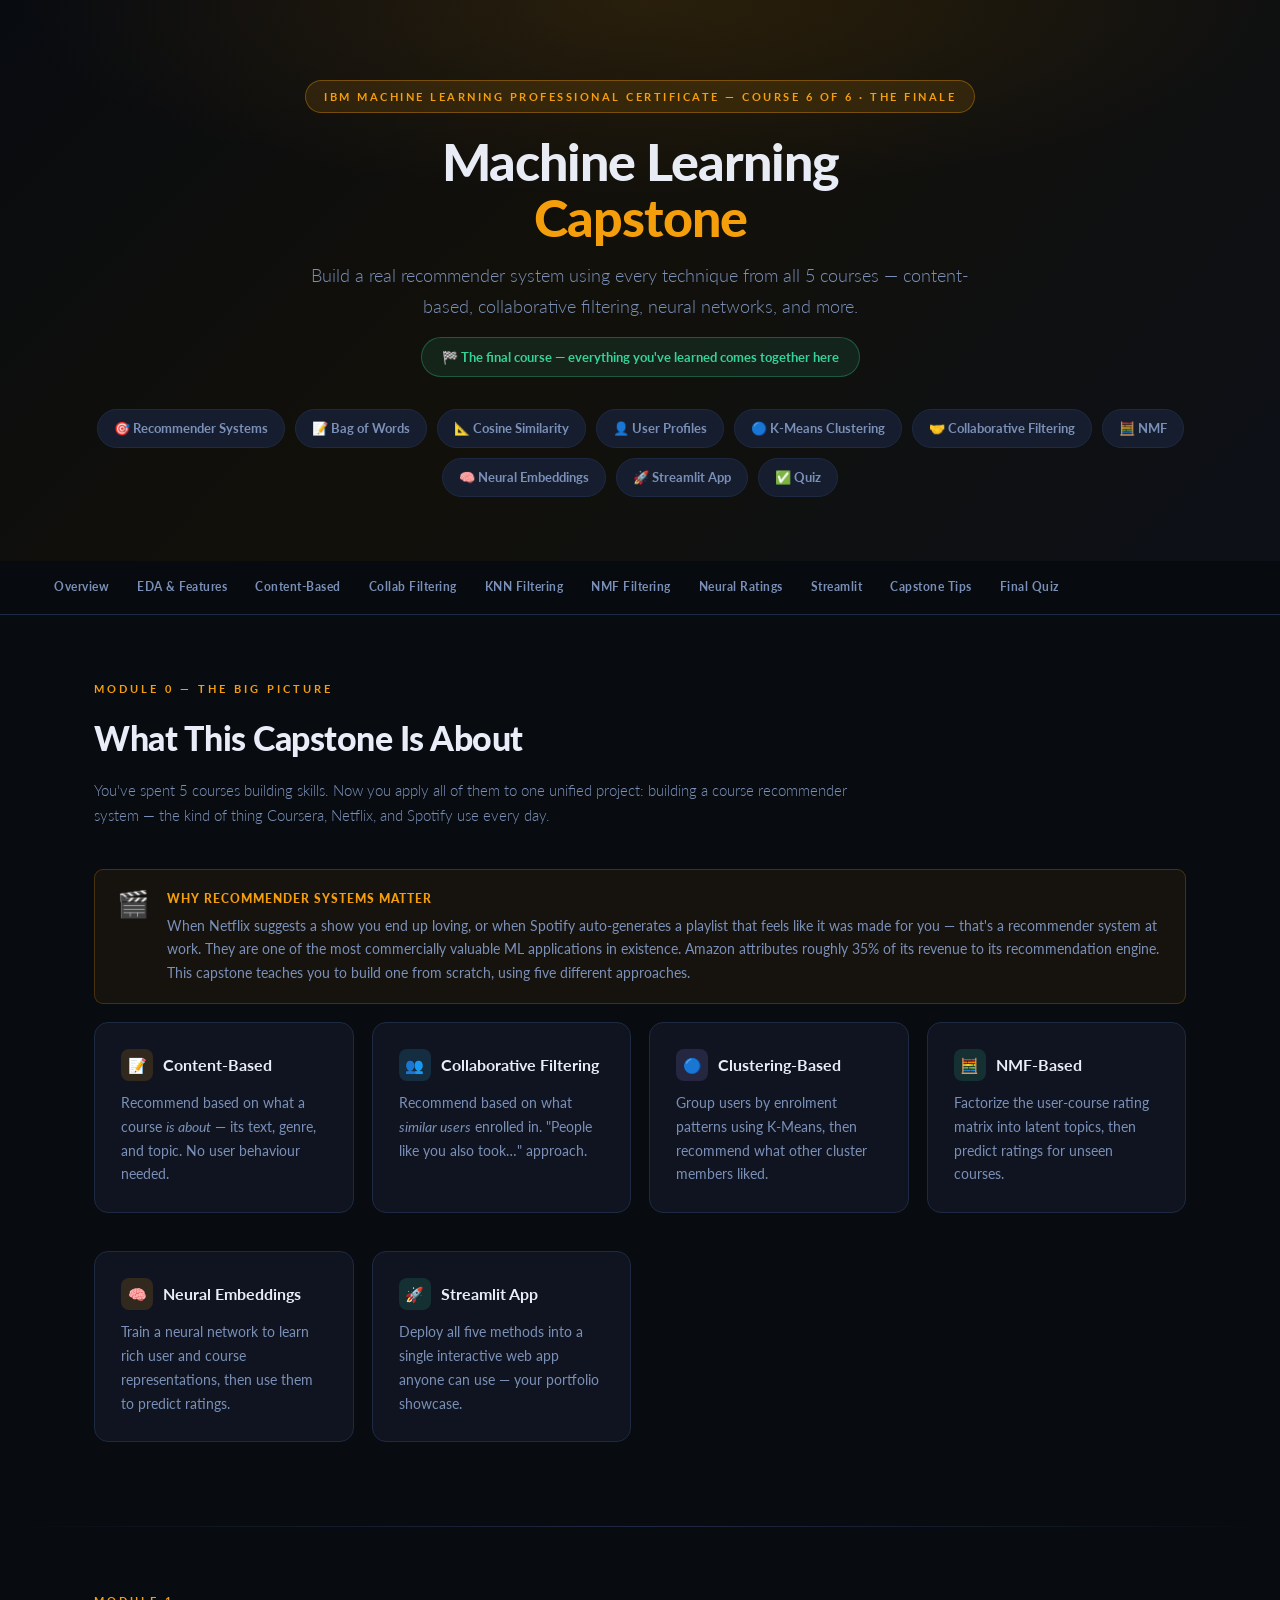
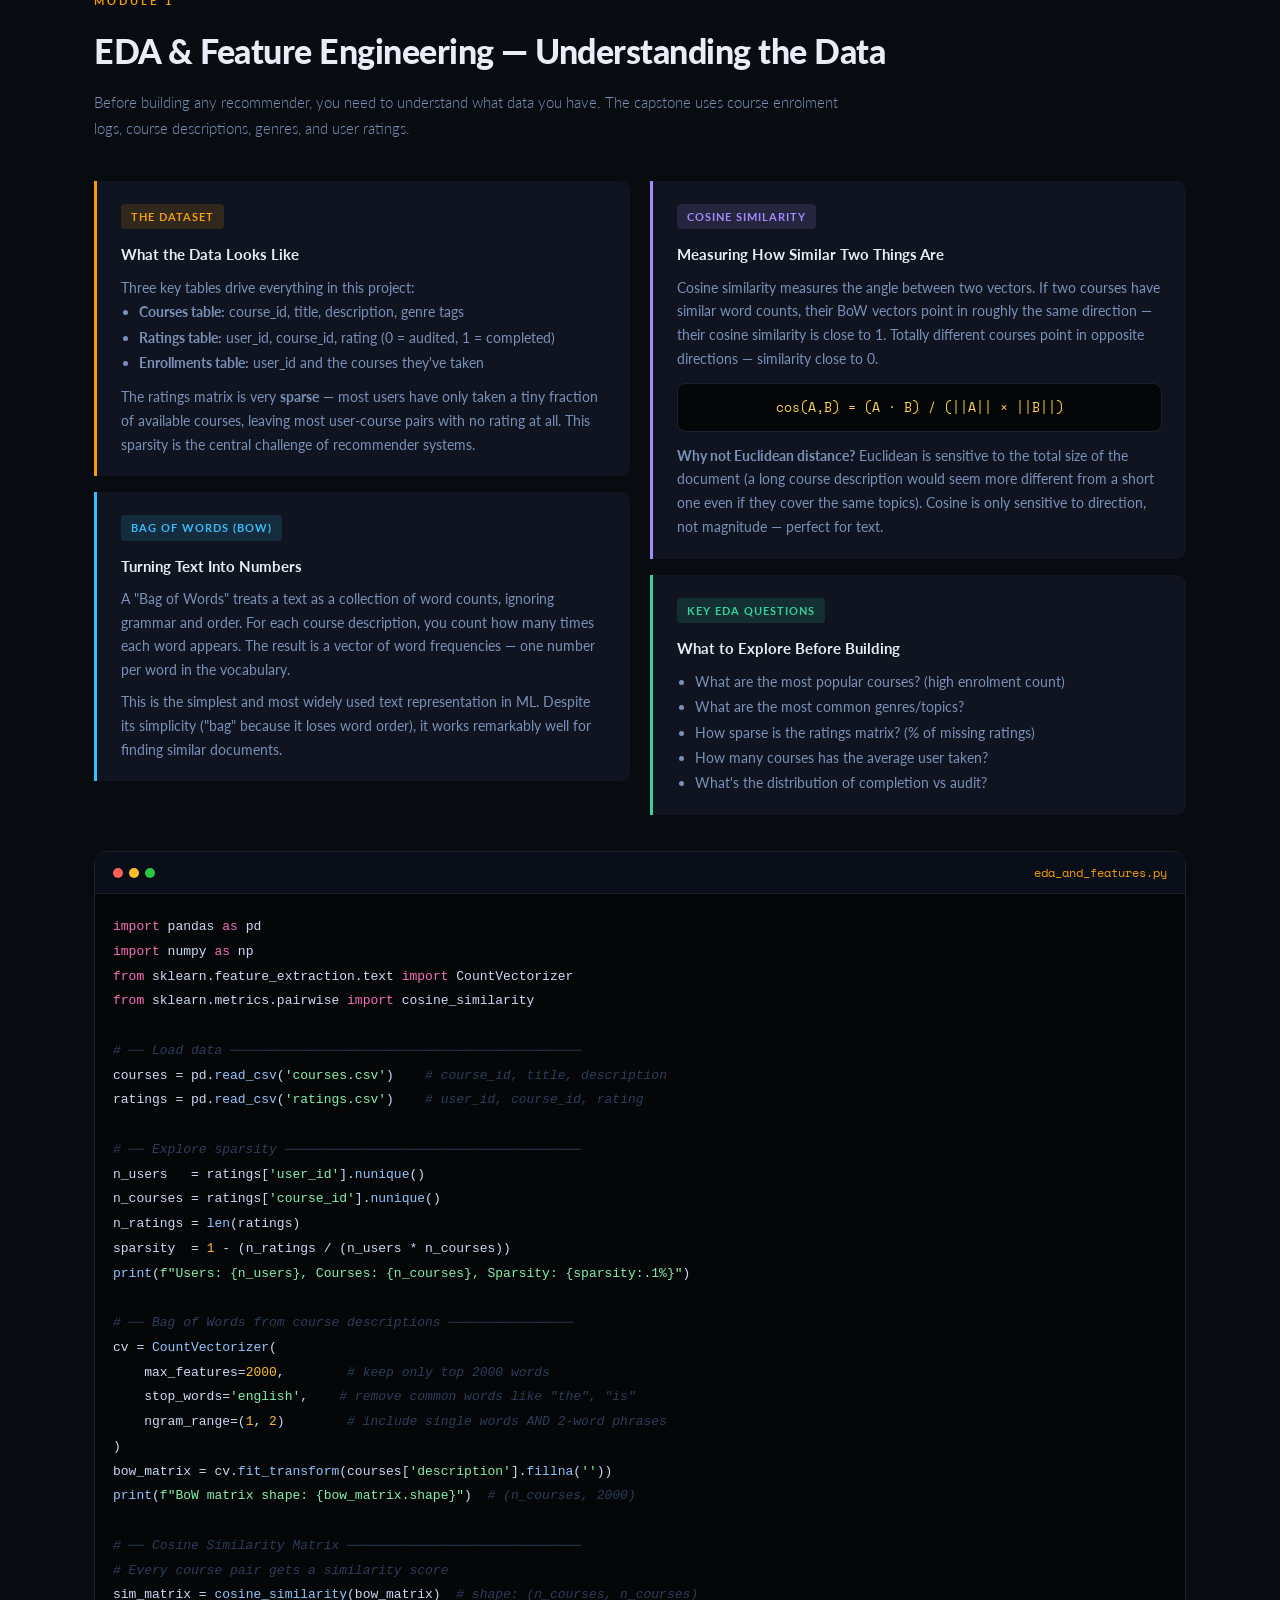
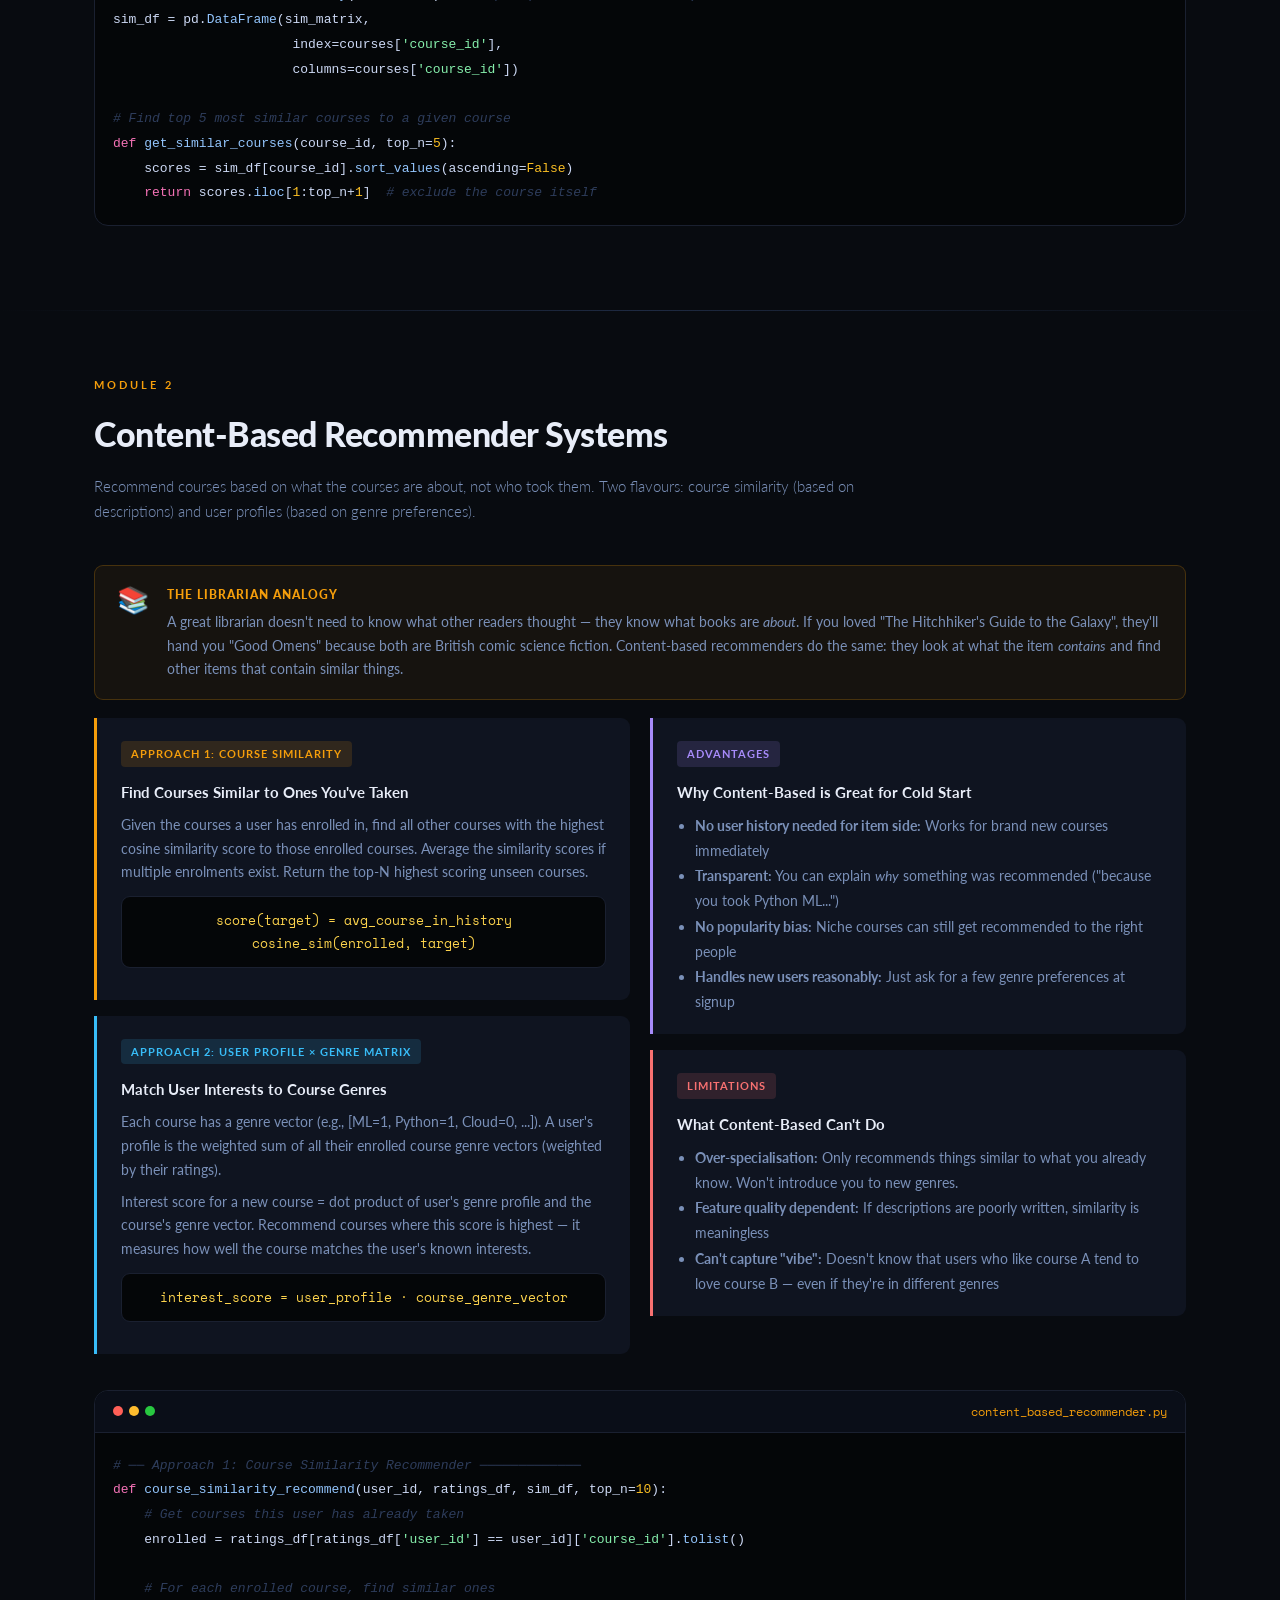
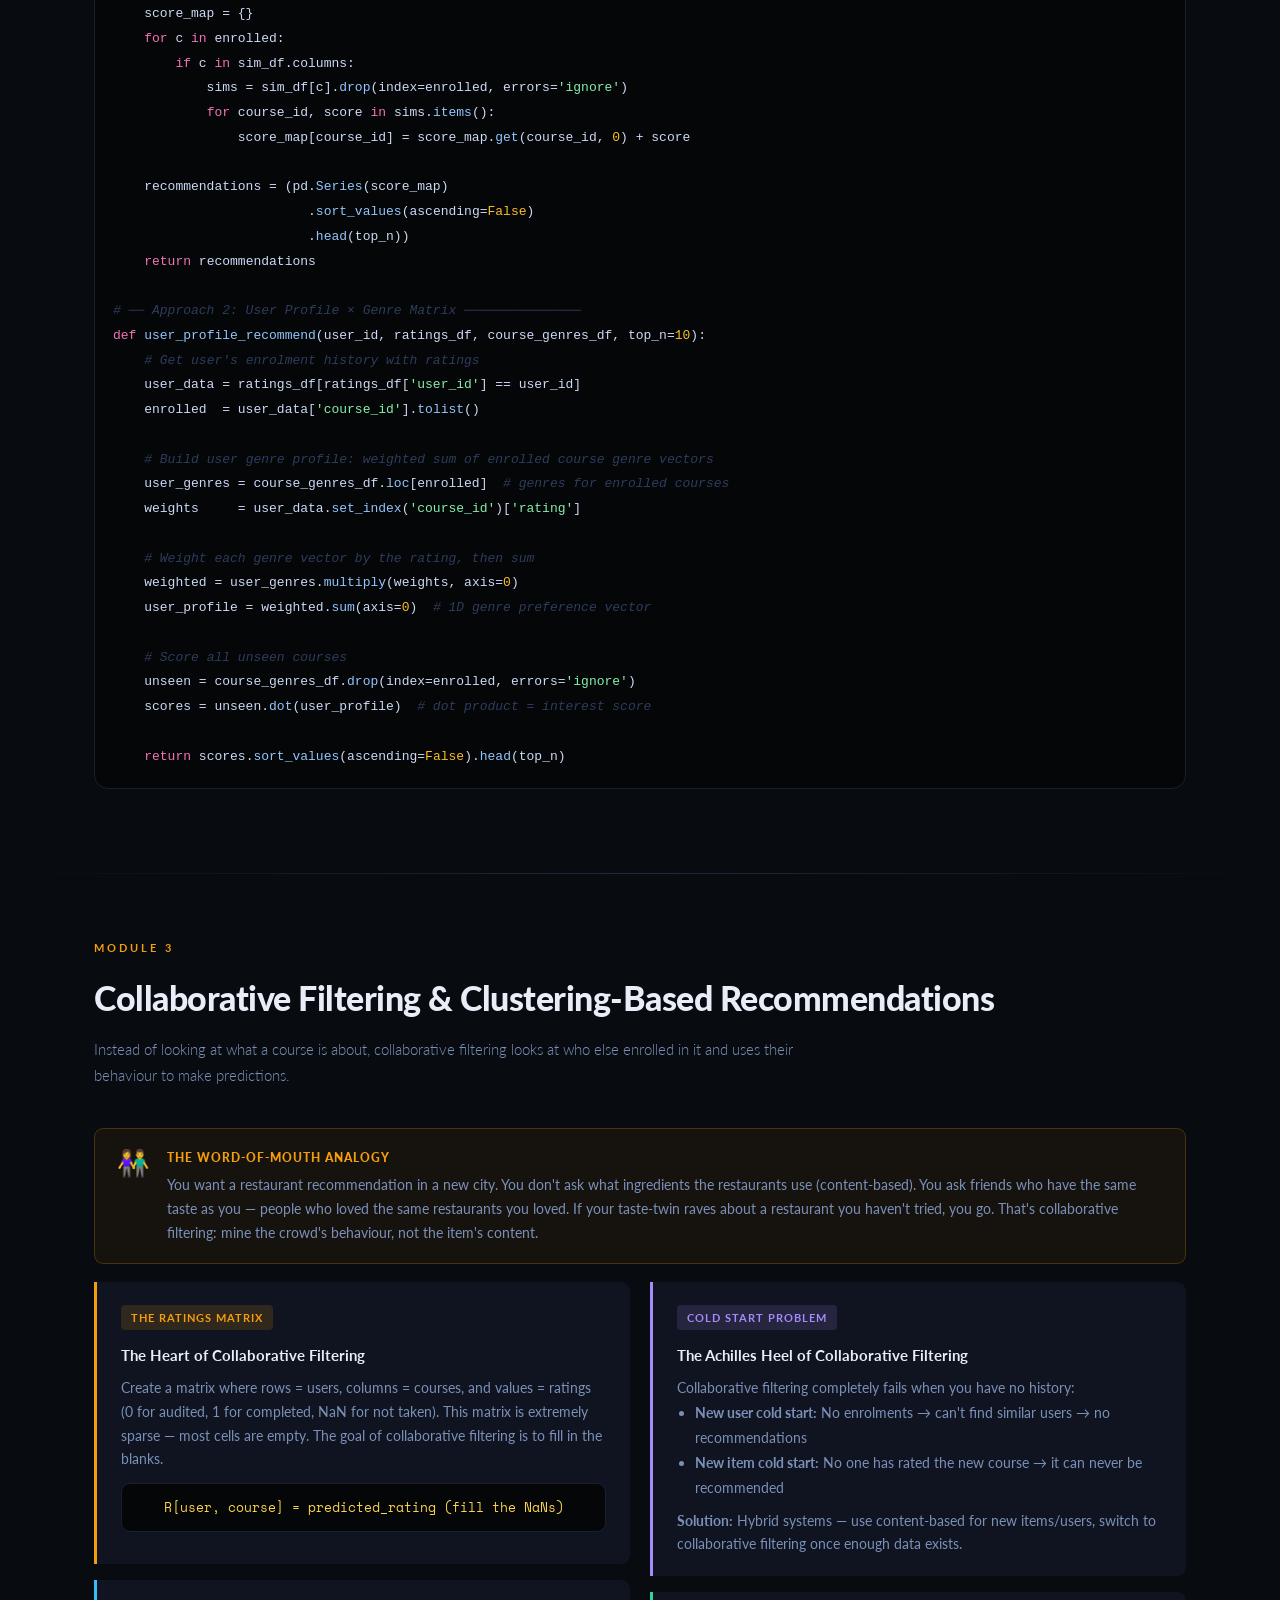
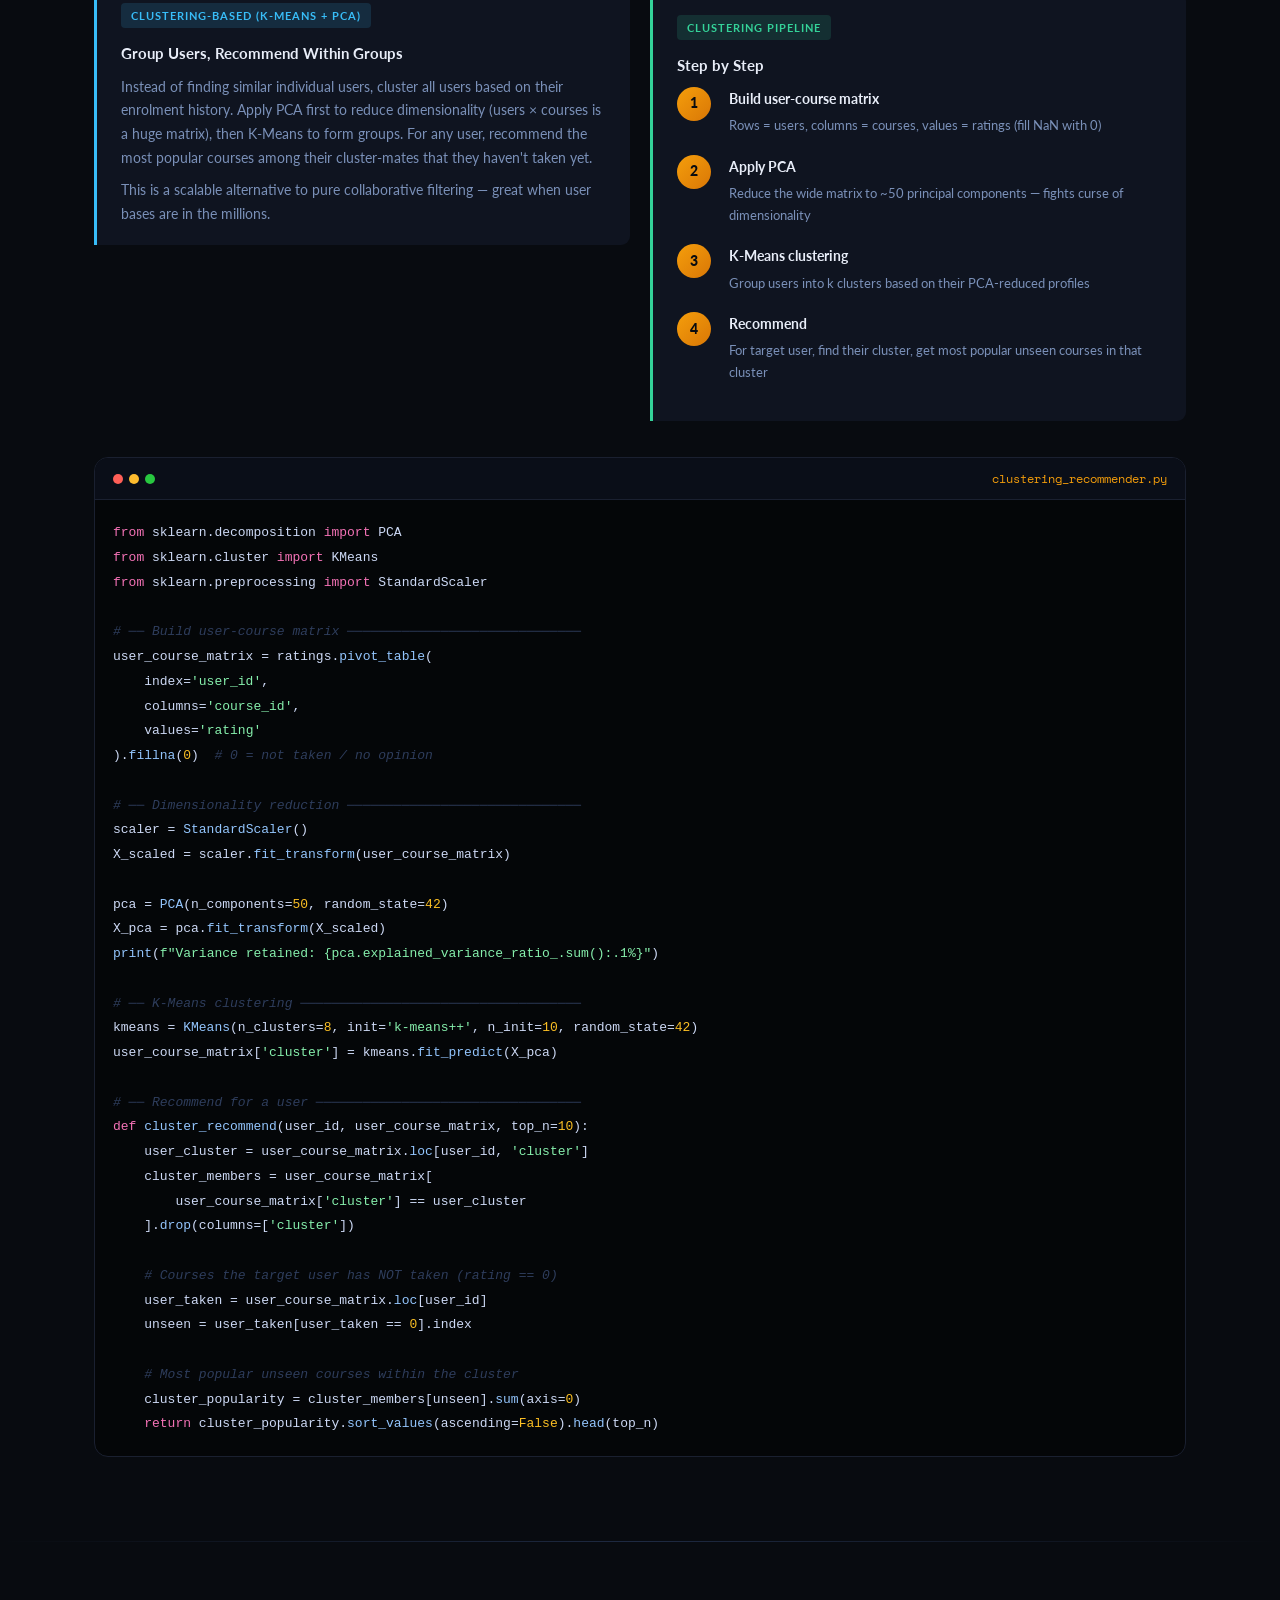
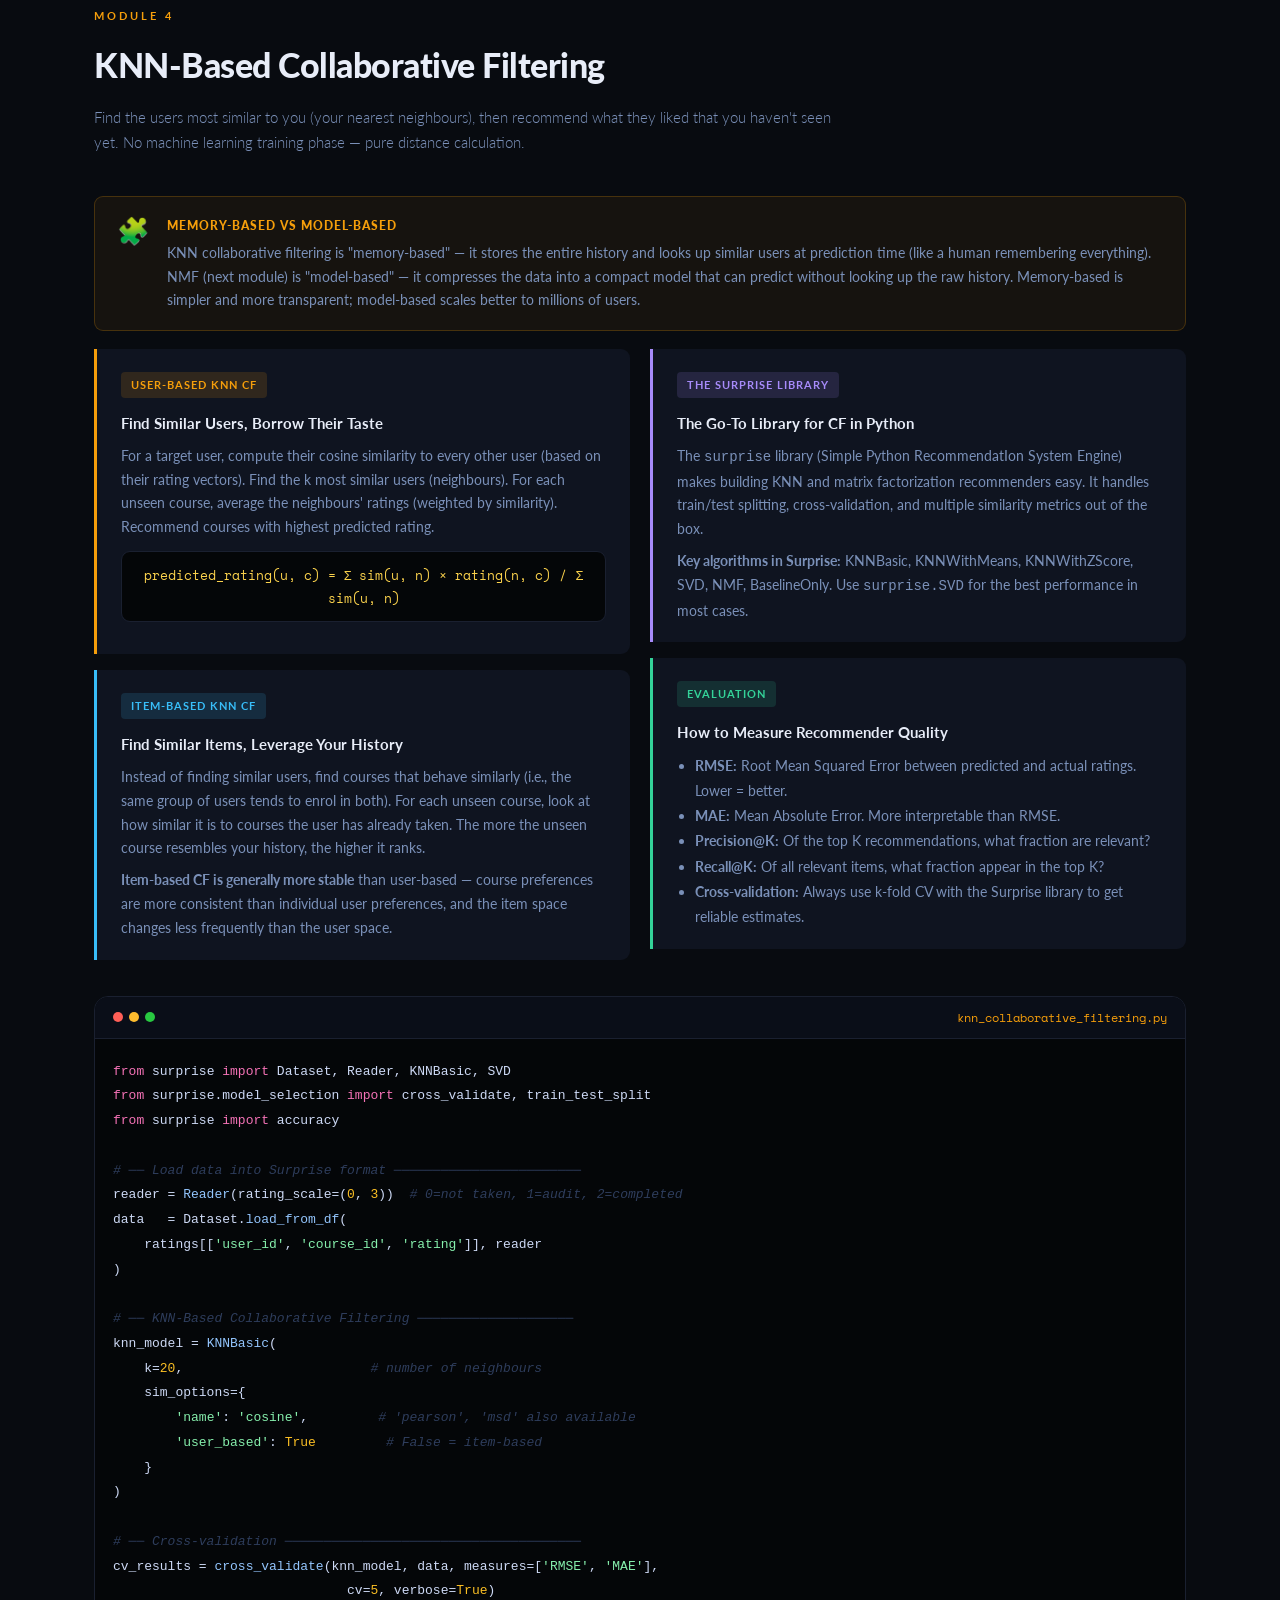
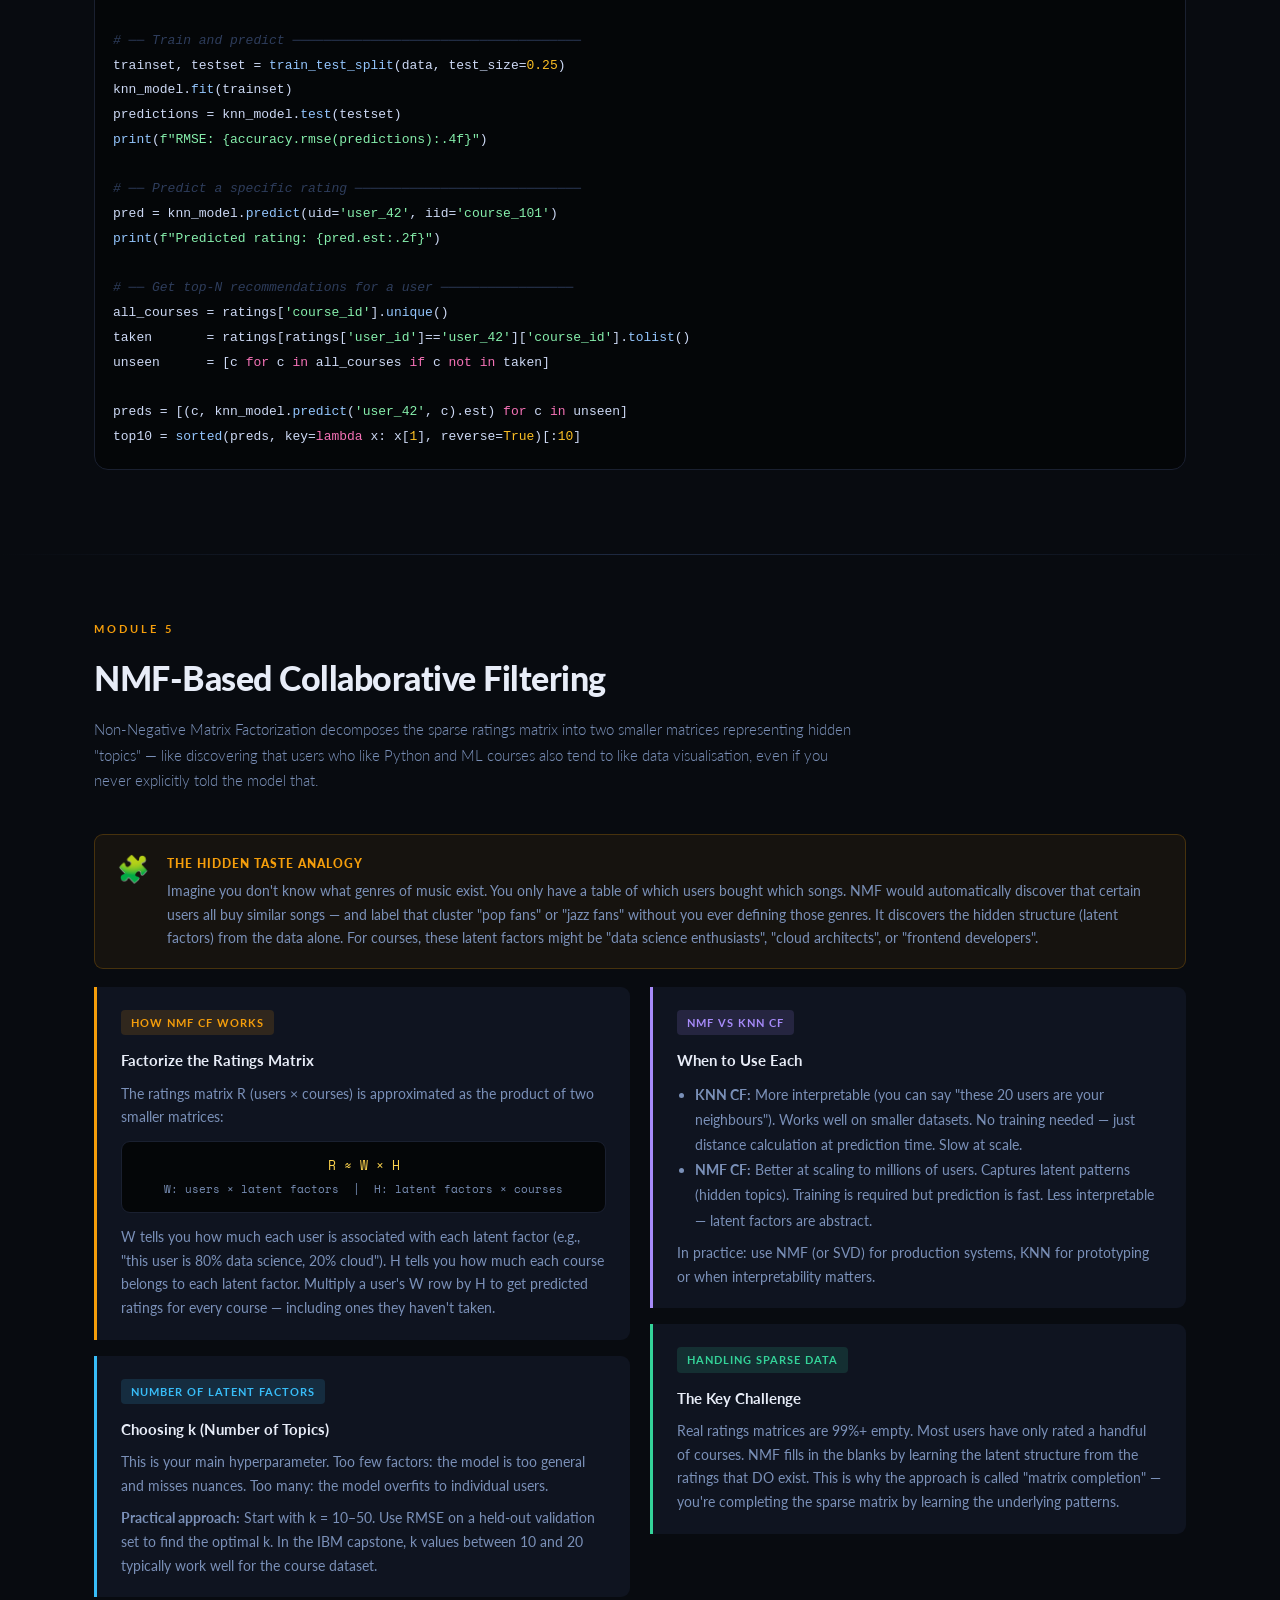
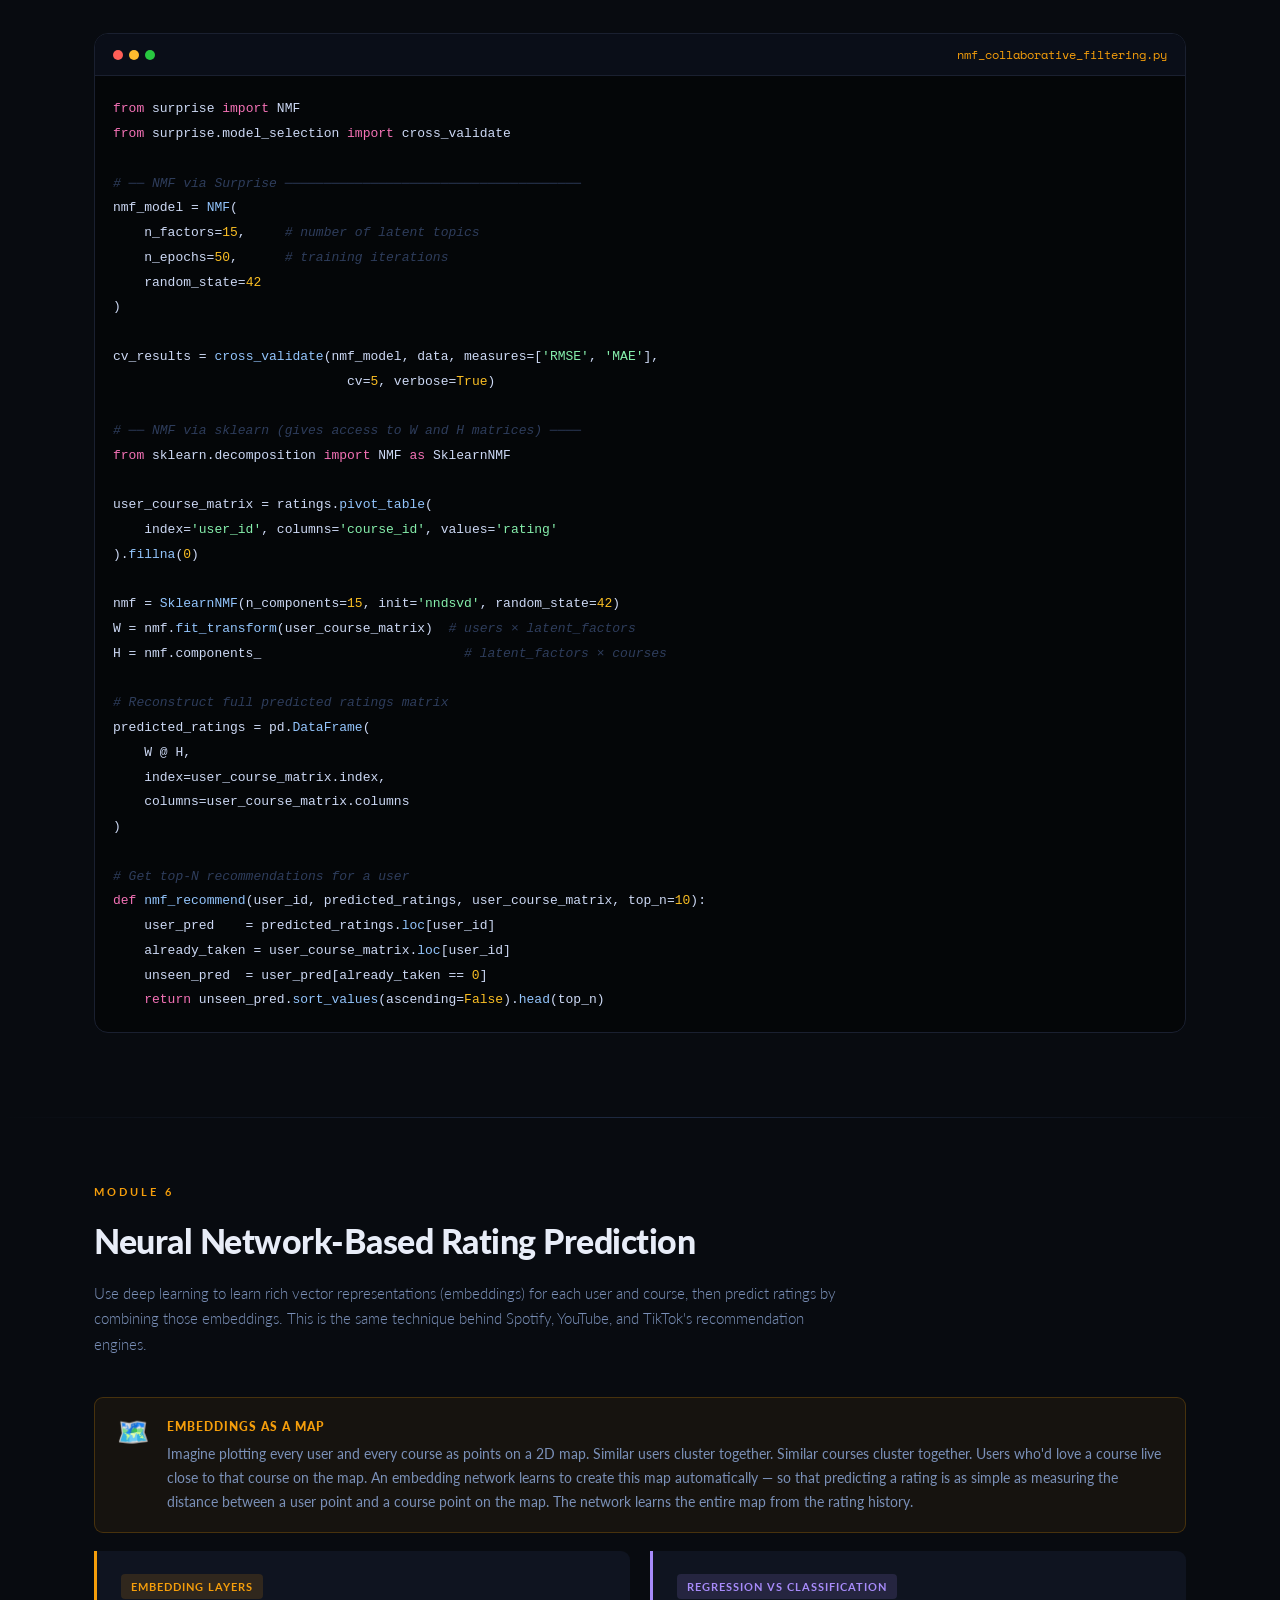
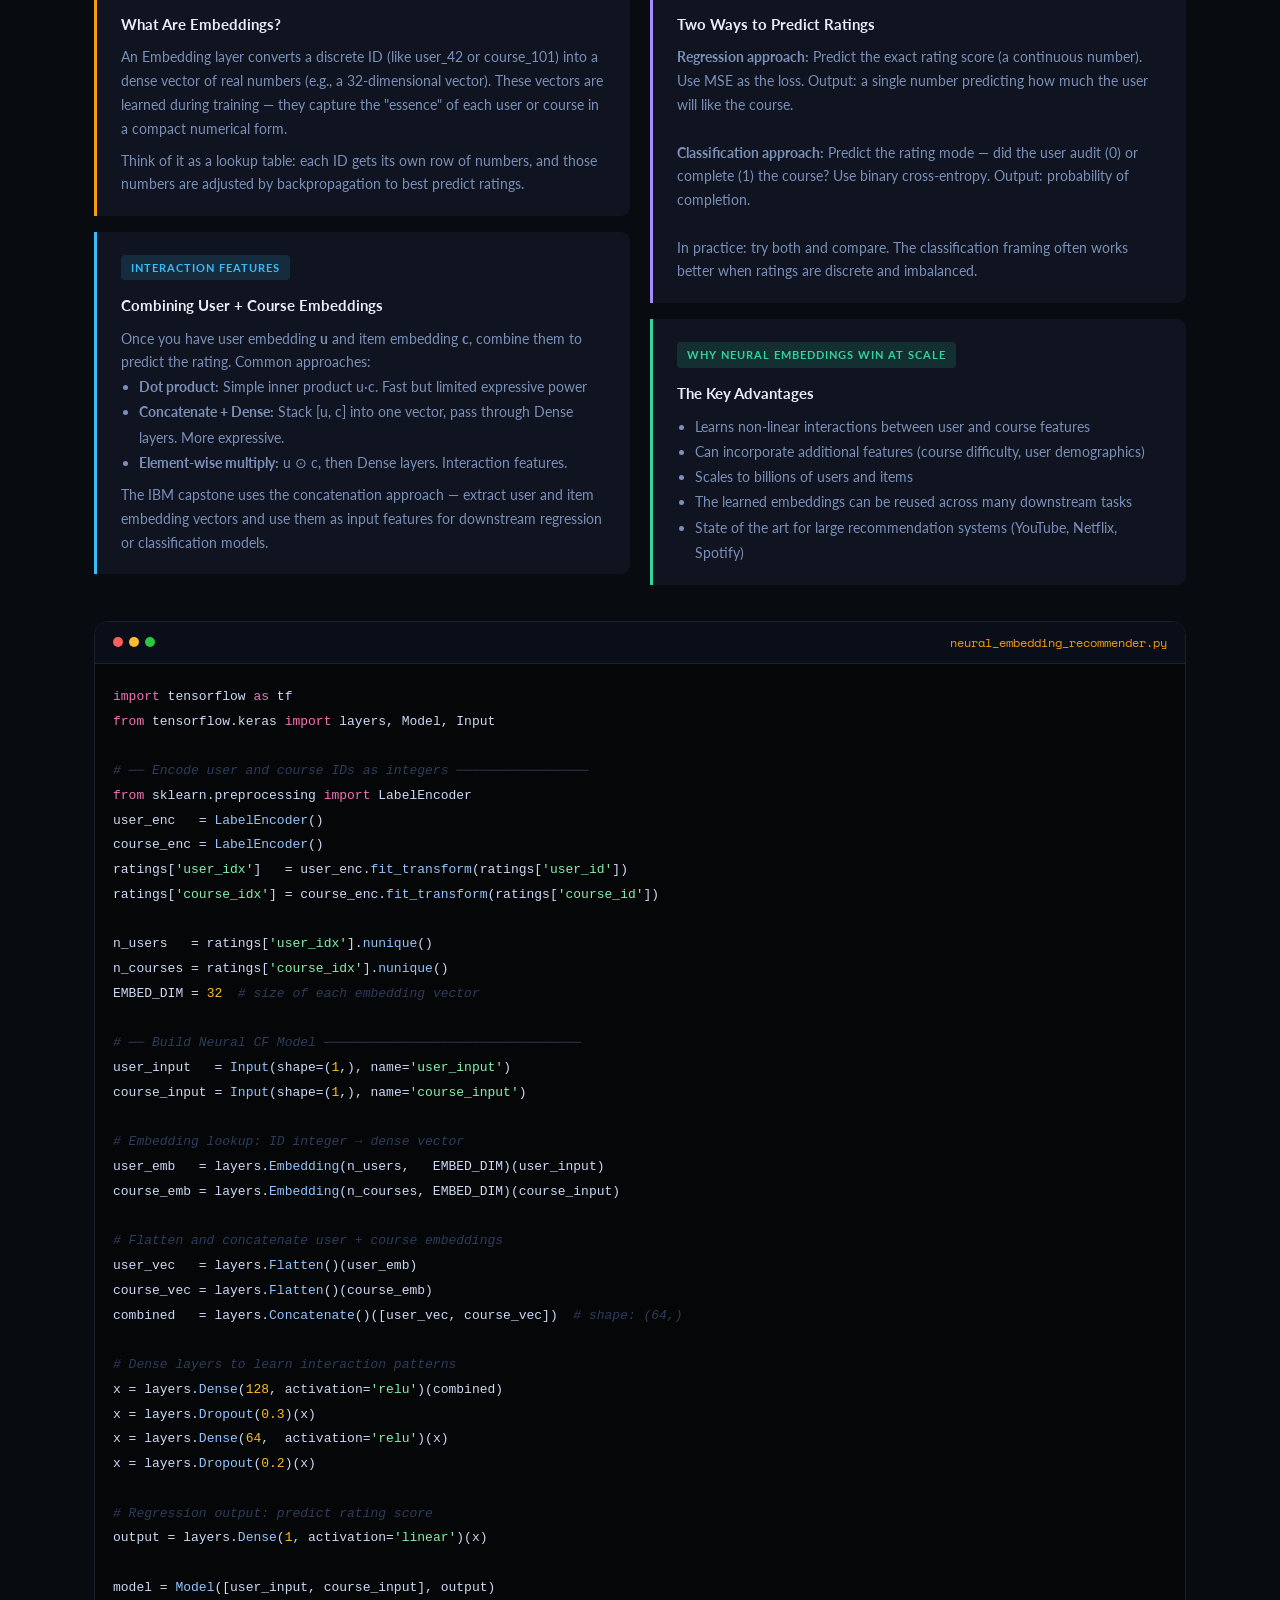
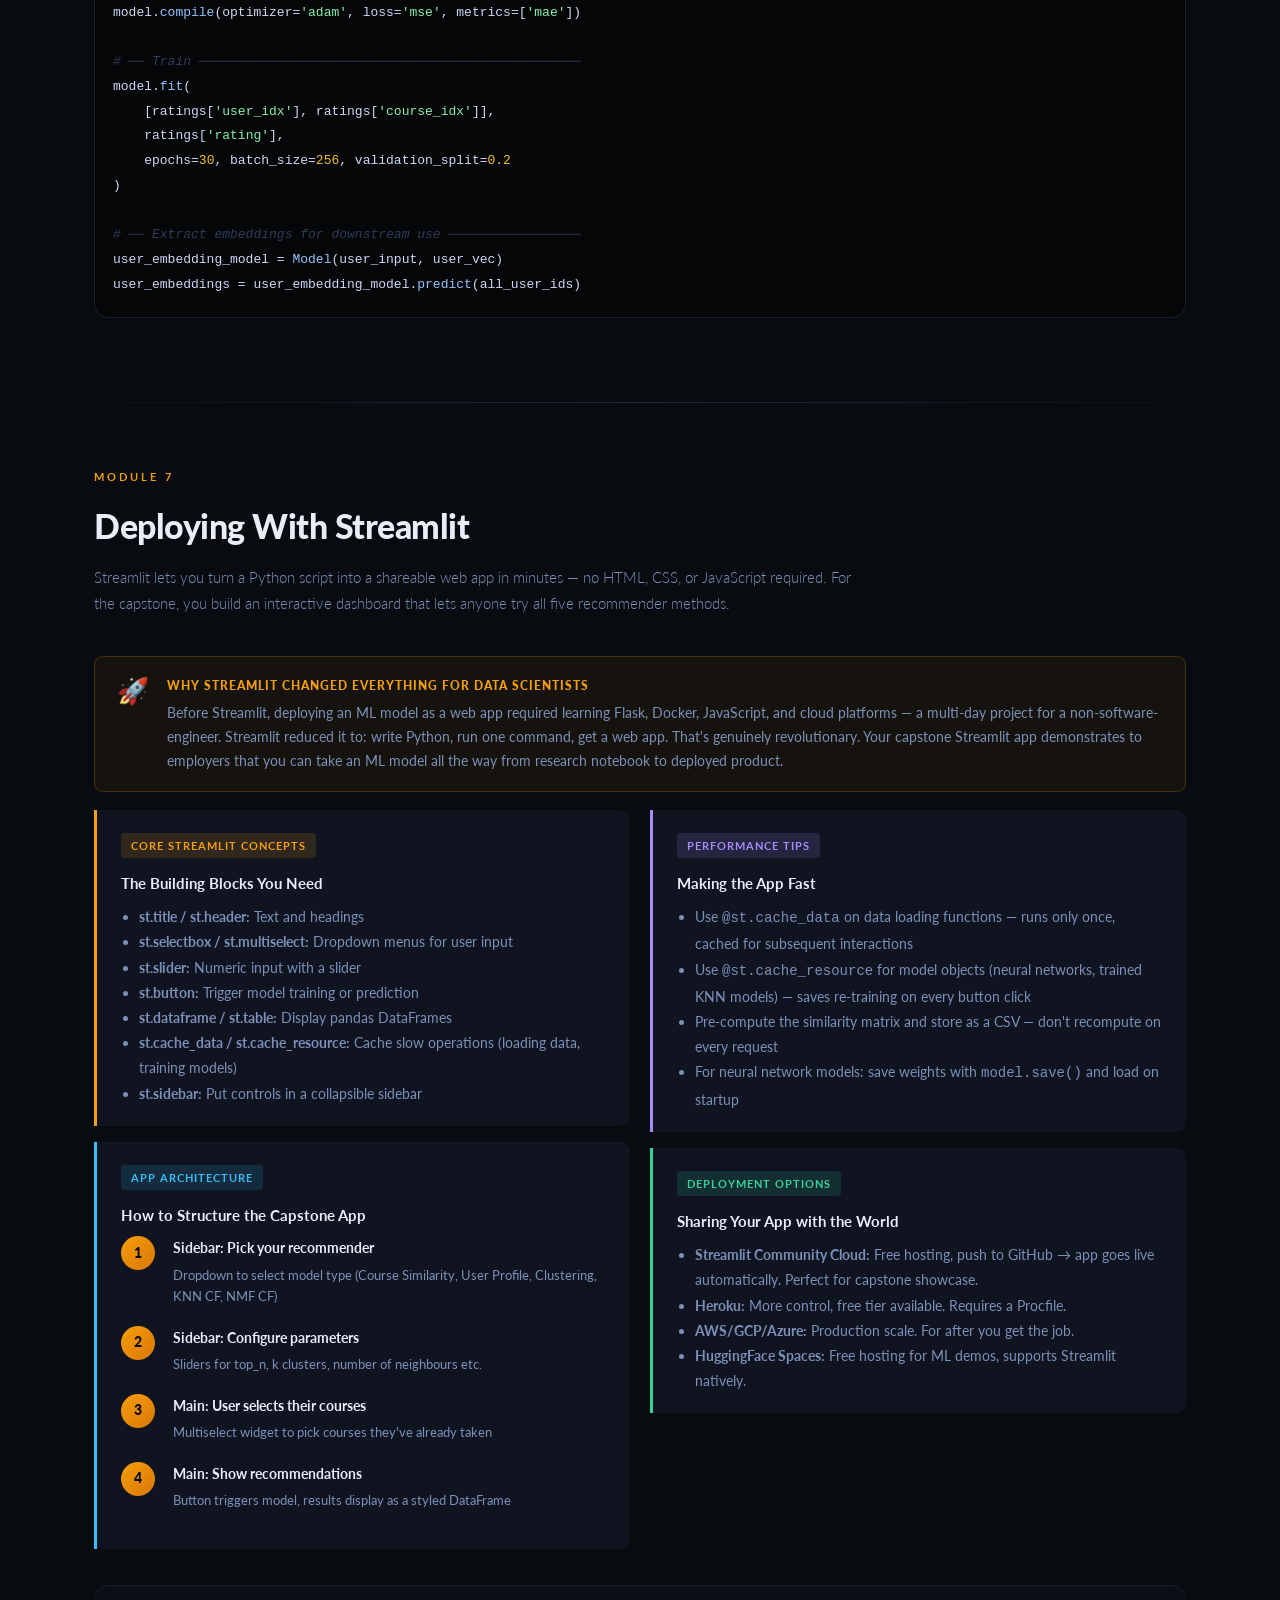
<file: course6.html>
<!DOCTYPE html>
<html lang="en">
<head>
<meta charset="UTF-8">
<meta name="viewport" content="width=device-width, initial-scale=1.0">
<title>IBM ML Course 6 — Machine Learning Capstone</title>
<link href="https://fonts.googleapis.com/css2?family=Lato:ital,wght@0,300;0,400;0,700;0,900;1,300;1,400&family=Space+Mono:wght@400;700&display=swap" rel="stylesheet">
<style>
  :root {
    --bg: #080b10;
    --surface: #0f1420;
    --surface2: #161d2e;
    --border: #1e2a42;
    --accent: #f59e0b;
    --accent2: #d97706;
    --accent3: #38bdf8;
    --accent4: #a78bfa;
    --accent5: #34d399;
    --text: #e8edf8;
    --text-muted: #7a90b8;
    --text-dim: #2e3d5c;
    --code-bg: #040608;
    --correct: #34d399;
    --wrong: #f87171;
    --radius: 14px;
    --radius-sm: 9px;
  }
  * { box-sizing: border-box; margin: 0; padding: 0; }
  html { scroll-behavior: smooth; }
  body { font-family: 'Lato', sans-serif; background: var(--bg); color: var(--text); line-height: 1.75; font-size: 16px; }

  /* ── HERO ── */
  .hero {
    background: linear-gradient(135deg, #080b10 0%, #12100a 45%, #0d1018 100%);
    padding: 80px 24px 64px; text-align: center; position: relative; overflow: hidden;
  }
  .hero::before {
    content: ''; position: absolute; inset: 0;
    background: radial-gradient(ellipse 70% 50% at 50% 0%, rgba(245,158,11,0.11) 0%, transparent 70%);
    pointer-events: none;
  }
  .hero-badge { display: inline-block; background: rgba(245,158,11,0.12); border: 1px solid rgba(245,158,11,0.35); color: var(--accent); font-size: 11px; font-weight: 700; letter-spacing: 2.5px; text-transform: uppercase; padding: 6px 18px; border-radius: 20px; margin-bottom: 20px; }
  .hero h1 { font-size: clamp(28px,5vw,52px); font-weight: 900; line-height: 1.08; margin-bottom: 14px; letter-spacing: -1px; }
  .hero h1 span { color: var(--accent); }
  .hero .tagline { font-size: 18px; color: var(--text-muted); max-width: 660px; margin: 0 auto 14px; font-weight: 300; }
  .hero .finish-note { display: inline-block; background: rgba(52,211,153,0.1); border: 1px solid rgba(52,211,153,0.3); color: var(--accent5); font-size: 13px; font-weight: 700; padding: 8px 20px; border-radius: 20px; margin-bottom: 32px; }
  .hero-pills { display: flex; flex-wrap: wrap; gap: 10px; justify-content: center; }
  .pill { background: var(--surface2); border: 1px solid var(--border); color: var(--text-muted); font-size: 13px; font-weight: 700; padding: 7px 16px; border-radius: 20px; }

  /* ── NAV ── */
  .sticky-nav { position: sticky; top: 0; z-index: 100; background: rgba(8,11,16,0.96); backdrop-filter: blur(14px); border-bottom: 1px solid var(--border); padding: 0 24px; overflow-x: auto; white-space: nowrap; }
  .sticky-nav ul { display: flex; list-style: none; max-width: 1200px; margin: 0 auto; }
  .sticky-nav a { display: block; padding: 15px 14px; color: var(--text-muted); text-decoration: none; font-size: 12px; font-weight: 700; letter-spacing: 0.5px; transition: color 0.2s; border-bottom: 2px solid transparent; }
  .sticky-nav a:hover { color: var(--accent); border-bottom-color: var(--accent); }

  /* ── LAYOUT ── */
  .container { max-width: 1140px; margin: 0 auto; padding: 64px 24px; }
  .section-label { font-size: 11px; font-weight: 700; letter-spacing: 3px; text-transform: uppercase; color: var(--accent); margin-bottom: 10px; }
  .section-title { font-size: clamp(22px,3vw,34px); font-weight: 900; margin-bottom: 10px; letter-spacing: -0.5px; }
  .section-sub { color: var(--text-muted); font-size: 15px; margin-bottom: 40px; font-weight: 300; line-height: 1.7; max-width: 760px; }

  /* ── ANALOGY ── */
  .analogy { display: flex; gap: 18px; background: rgba(245,158,11,0.06); border: 1px solid rgba(245,158,11,0.22); border-radius: var(--radius-sm); padding: 18px 22px; margin: 18px 0; }
  .analogy-icon { font-size: 26px; flex-shrink: 0; line-height: 1; margin-top: 2px; }
  .analogy-body strong { color: var(--accent); font-size: 12px; text-transform: uppercase; letter-spacing: 1px; display: block; margin-bottom: 5px; font-weight: 900; }
  .analogy-body p { color: var(--text-muted); font-size: 14px; line-height: 1.7; }

  /* ── CARDS ── */
  .card { background: var(--surface); border: 1px solid var(--border); border-radius: var(--radius); padding: 26px; margin-bottom: 20px; transition: border-color 0.2s; }
  .card:hover { border-color: rgba(245,158,11,0.3); }
  .card h3 { font-size: 16px; font-weight: 700; margin-bottom: 10px; display: flex; align-items: center; gap: 10px; }
  .card .icon { width: 32px; height: 32px; border-radius: 8px; display: flex; align-items: center; justify-content: center; font-size: 15px; flex-shrink: 0; }
  .card p, .card ul { color: var(--text-muted); font-size: 14px; line-height: 1.7; }
  .card ul { padding-left: 20px; }
  .card ul li { margin-bottom: 5px; }
  .grid-2 { display: grid; grid-template-columns: repeat(auto-fit,minmax(300px,1fr)); gap: 20px; }
  .grid-3 { display: grid; grid-template-columns: repeat(auto-fit,minmax(230px,1fr)); gap: 18px; }

  /* ── TAGS ── */
  .tag { display: inline-block; font-size: 11px; font-weight: 700; letter-spacing: 1px; text-transform: uppercase; padding: 3px 10px; border-radius: 4px; margin-bottom: 12px; }
  .tag-gold   { background: rgba(245,158,11,0.14);  color: var(--accent); }
  .tag-blue   { background: rgba(56,189,248,0.14);  color: var(--accent3); }
  .tag-purple { background: rgba(167,139,250,0.14); color: var(--accent4); }
  .tag-green  { background: rgba(52,211,153,0.14);  color: var(--accent5); }
  .tag-red    { background: rgba(248,113,113,0.14); color: #f87171; }

  /* ── CONCEPT BLOCKS ── */
  .cb { background: var(--surface); border-left: 3px solid var(--accent); border-radius: 0 var(--radius-sm) var(--radius-sm) 0; padding: 20px 24px; margin-bottom: 16px; }
  .cb.blue   { border-left-color: var(--accent3); }
  .cb.purple { border-left-color: var(--accent4); }
  .cb.green  { border-left-color: var(--accent5); }
  .cb.red    { border-left-color: #f87171; }
  .cb h4 { font-size: 15px; font-weight: 700; margin-bottom: 8px; }
  .cb p  { color: var(--text-muted); font-size: 14px; line-height: 1.7; }
  .cb ul { color: var(--text-muted); font-size: 14px; padding-left: 18px; line-height: 1.8; }

  /* ── FORMULA ── */
  .formula { background: var(--code-bg); border: 1px solid #1a2030; border-radius: var(--radius-sm); padding: 12px 18px; font-family: 'Space Mono',monospace; font-size: 13px; color: #fcd34d; margin: 12px 0; text-align: center; }

  /* ── CALLOUT ── */
  .callout { display: flex; gap: 16px; background: rgba(245,158,11,0.05); border: 1px solid rgba(245,158,11,0.2); border-radius: var(--radius-sm); padding: 16px 20px; margin: 20px 0; }
  .callout.blue  { background: rgba(56,189,248,0.05);  border-color: rgba(56,189,248,0.2); }
  .callout.green { background: rgba(52,211,153,0.05);  border-color: rgba(52,211,153,0.2); }
  .callout.purple{ background: rgba(167,139,250,0.05); border-color: rgba(167,139,250,0.2); }
  .callout-icon  { font-size: 22px; flex-shrink: 0; }
  .callout-body  { font-size: 14px; color: var(--text-muted); line-height: 1.7; }
  .callout-body strong { color: var(--text); }

  /* ── CODE ── */
  .code-block { background: var(--code-bg); border: 1px solid #1a2030; border-radius: var(--radius); overflow: hidden; margin: 20px 0; }
  .code-header { display: flex; align-items: center; justify-content: space-between; padding: 10px 18px; background: #0a0e18; border-bottom: 1px solid #1a2030; }
  .code-title  { font-family: 'Space Mono',monospace; font-size: 12px; color: var(--accent); }
  .code-dots   { display: flex; gap: 6px; }
  .code-dot    { width: 10px; height: 10px; border-radius: 50%; }
  .code-dot:nth-child(1){background:#ff5f57} .code-dot:nth-child(2){background:#febc2e} .code-dot:nth-child(3){background:#28c840}
  .code-block pre { padding: 20px 18px; overflow-x: auto; font-family: 'Space Mono',monospace; font-size: 13px; line-height: 1.75; }
  .code-block code { color: #cdd9f5; }
  .kw{color:#f472b6} .fn{color:#93c5fd} .st{color:#86efac} .cm{color:#2e3d5c;font-style:italic} .nm{color:#fbbf24} .va{color:#fb923c}

  /* ── TABLE ── */
  .table-wrap { overflow-x: auto; margin: 20px 0; }
  table { width: 100%; border-collapse: collapse; font-size: 14px; }
  th { background: var(--surface2); color: var(--accent); font-size: 11px; letter-spacing: 1.5px; text-transform: uppercase; padding: 12px 16px; text-align: left; border-bottom: 1px solid var(--border); }
  td { padding: 12px 16px; border-bottom: 1px solid rgba(30,42,66,0.5); color: var(--text-muted); vertical-align: top; }
  tr:last-child td { border-bottom: none; }
  tr:hover td { background: rgba(245,158,11,0.03); }
  td strong { color: var(--text); }

  /* ── ACCORDION ── */
  details { background: var(--surface); border: 1px solid var(--border); border-radius: var(--radius-sm); margin-bottom: 10px; overflow: hidden; }
  summary { padding: 16px 20px; font-weight: 700; font-size: 15px; cursor: pointer; list-style: none; display: flex; align-items: center; justify-content: space-between; transition: background 0.2s; }
  summary:hover { background: var(--surface2); }
  summary::after { content: '+'; font-size: 20px; color: var(--accent); font-weight: 300; }
  details[open] summary::after { content: '−'; }
  details[open] summary { border-bottom: 1px solid var(--border); }
  .details-body { padding: 20px; color: var(--text-muted); font-size: 14px; line-height: 1.8; }

  /* ── STEPS ── */
  .step { display: flex; gap: 18px; margin-bottom: 18px; align-items: flex-start; }
  .step-num { width: 34px; height: 34px; border-radius: 50%; background: linear-gradient(135deg, var(--accent), var(--accent2)); display: flex; align-items: center; justify-content: center; font-size: 14px; font-weight: 900; flex-shrink: 0; color: #080b10; }
  .step-body h4 { font-size: 14px; font-weight: 700; margin-bottom: 4px; }
  .step-body p  { font-size: 13px; color: var(--text-muted); line-height: 1.65; }

  /* ── BEST PRACTICE ── */
  .bp-card { display: flex; gap: 16px; background: var(--surface); border: 1px solid var(--border); border-radius: var(--radius-sm); padding: 18px 20px; margin-bottom: 12px; align-items: flex-start; }
  .bp-num { width: 28px; height: 28px; border-radius: 50%; background: linear-gradient(135deg, var(--accent), var(--accent2)); display: flex; align-items: center; justify-content: center; font-size: 12px; font-weight: 900; flex-shrink: 0; color: #080b10; }
  .bp-content h4 { font-size: 14px; font-weight: 700; margin-bottom: 4px; }
  .bp-content p  { font-size: 13px; color: var(--text-muted); }

  /* ── DIVIDER ── */
  .divider { height: 1px; background: linear-gradient(90deg, transparent, var(--border), transparent); }

  /* ── CELEBRATION BANNER ── */
  .celebration {
    background: linear-gradient(135deg, rgba(245,158,11,0.12), rgba(52,211,153,0.08));
    border: 1px solid rgba(245,158,11,0.3);
    border-radius: var(--radius);
    padding: 40px 32px;
    text-align: center;
    margin-bottom: 60px;
  }
  .celebration h2 { font-size: 28px; font-weight: 900; margin-bottom: 12px; }
  .celebration h2 span { color: var(--accent); }
  .celebration p { color: var(--text-muted); font-size: 16px; max-width: 560px; margin: 0 auto; }

  /* ── QUIZ ── */
  #quiz { background: linear-gradient(180deg, var(--bg) 0%, #050508 100%); }
  .quiz-progress { display: flex; align-items: center; gap: 16px; margin-bottom: 32px; }
  .progress-bar { flex: 1; height: 4px; background: var(--surface2); border-radius: 2px; overflow: hidden; }
  .progress-fill { height: 100%; background: linear-gradient(90deg, var(--accent), var(--accent5)); border-radius: 2px; transition: width 0.4s ease; }
  .quiz-counter { font-size: 13px; color: var(--text-muted); font-weight: 700; white-space: nowrap; }
  .question-card { background: var(--surface); border: 1px solid var(--border); border-radius: var(--radius); padding: 32px; margin-bottom: 24px; display: none; animation: fadeIn 0.3s ease; }
  .question-card.active { display: block; }
  @keyframes fadeIn{from{opacity:0;transform:translateY(8px)}to{opacity:1;transform:translateY(0)}}
  .q-meta { display: flex; gap: 10px; align-items: center; margin-bottom: 20px; }
  .q-num  { font-family:'Space Mono',monospace; font-size:11px; color:var(--accent); background:rgba(245,158,11,0.1); padding:3px 10px; border-radius:4px; }
  .q-topic { font-size:11px; color:var(--text-dim); font-weight:700; text-transform:uppercase; letter-spacing:1px; }
  .q-text  { font-size:16px; font-weight:700; margin-bottom:24px; line-height:1.55; }
  .options { display: flex; flex-direction: column; gap: 10px; }
  .option { background:var(--surface2); border:1px solid var(--border); border-radius:var(--radius-sm); padding:14px 18px; cursor:pointer; font-size:14px; transition:all 0.2s; display:flex; align-items:flex-start; gap:12px; text-align:left; color:var(--text); }
  .option:hover:not(.disabled){border-color:var(--accent);background:rgba(245,158,11,0.07)}
  .option.correct{border-color:var(--correct);background:rgba(52,211,153,0.08)}
  .option.wrong{border-color:var(--wrong);background:rgba(248,113,113,0.08)}
  .option.disabled{cursor:default}
  .opt-letter{width:24px;height:24px;border-radius:6px;background:var(--border);display:flex;align-items:center;justify-content:center;font-size:12px;font-weight:700;flex-shrink:0;font-family:'Space Mono',monospace}
  .option.correct .opt-letter{background:var(--correct);color:#000}
  .option.wrong   .opt-letter{background:var(--wrong);color:#fff}
  .explanation{margin-top:16px;padding:16px;background:rgba(245,158,11,0.05);border:1px solid rgba(245,158,11,0.2);border-radius:var(--radius-sm);font-size:14px;color:var(--text-muted);display:none;line-height:1.7}
  .explanation strong{color:var(--accent)}
  .explanation.show{display:block}
  .quiz-actions{display:flex;justify-content:flex-end;margin-top:20px}
  .btn{padding:11px 28px;border-radius:var(--radius-sm);font-size:14px;font-weight:700;font-family:'Lato',sans-serif;cursor:pointer;border:none;transition:all 0.2s;letter-spacing:0.5px}
  .btn-primary{background:var(--accent);color:#080b10}
  .btn-primary:hover{background:#fbbf24;transform:translateY(-1px)}
  .btn-primary:disabled{opacity:0.4;cursor:not-allowed;transform:none}
  .score-card{background:var(--surface);border:1px solid var(--border);border-radius:var(--radius);padding:48px 32px;text-align:center;display:none}
  .score-card.show{display:block;animation:fadeIn 0.4s ease}
  .score-number{font-size:72px;font-weight:900;background:linear-gradient(135deg,var(--accent),var(--accent5));-webkit-background-clip:text;-webkit-text-fill-color:transparent;line-height:1;margin:16px 0}
  .score-label{color:var(--text-muted);font-size:15px;margin-bottom:24px}
  .score-msg{font-size:22px;font-weight:700;margin-bottom:8px}
  .btn-restart{background:var(--surface2);color:var(--text);border:1px solid var(--border);margin-top:24px}
  .btn-restart:hover{border-color:var(--accent);color:var(--accent)}

  /* ── FINAL BANNER ── */
  .final-banner {
    background: linear-gradient(135deg, #0f1a10 0%, #0f100a 50%, #0a0f18 100%);
    border: 1px solid rgba(52,211,153,0.3);
    border-radius: var(--radius);
    padding: 48px 32px;
    text-align: center;
    margin-top: 48px;
  }
  .final-banner h2 { font-size: 30px; font-weight: 900; margin-bottom: 12px; }
  .final-banner h2 span { color: var(--accent5); }
  .final-banner p { color: var(--text-muted); max-width: 540px; margin: 0 auto 24px; line-height: 1.7; }
  .cert-badges { display: flex; flex-wrap: wrap; gap: 12px; justify-content: center; margin-top: 24px; }
  .cert-badge { background: var(--surface2); border: 1px solid var(--border); padding: 10px 20px; border-radius: 20px; font-size: 13px; font-weight: 700; color: var(--text-muted); }

  footer{background:var(--surface);border-top:1px solid var(--border);padding:32px 24px;text-align:center;color:var(--text-dim);font-size:13px}
  footer span{color:var(--accent)}
  @media(max-width:600px){.container{padding:40px 16px}.hero{padding:60px 16px 40px}.question-card{padding:20px}}
</style>
</head>
<body>

<!-- HERO -->
<section class="hero">
  <div class="hero-badge">IBM Machine Learning Professional Certificate — Course 6 of 6 · The Finale</div>
  <h1>Machine Learning<br><span>Capstone</span></h1>
  <p class="tagline">Build a real recommender system using every technique from all 5 courses — content-based, collaborative filtering, neural networks, and more.</p>
  <div class="finish-note">🏁 The final course — everything you've learned comes together here</div>
  <div class="hero-pills">
    <span class="pill">🎯 Recommender Systems</span>
    <span class="pill">📝 Bag of Words</span>
    <span class="pill">📐 Cosine Similarity</span>
    <span class="pill">👤 User Profiles</span>
    <span class="pill">🔵 K-Means Clustering</span>
    <span class="pill">🤝 Collaborative Filtering</span>
    <span class="pill">🧮 NMF</span>
    <span class="pill">🧠 Neural Embeddings</span>
    <span class="pill">🚀 Streamlit App</span>
    <span class="pill">✅ Quiz</span>
  </div>
</section>

<!-- NAV -->
<nav class="sticky-nav">
  <ul>
    <li><a href="#overview">Overview</a></li>
    <li><a href="#eda">EDA & Features</a></li>
    <li><a href="#content">Content-Based</a></li>
    <li><a href="#collab">Collab Filtering</a></li>
    <li><a href="#knn-cf">KNN Filtering</a></li>
    <li><a href="#nmf-cf">NMF Filtering</a></li>
    <li><a href="#neural">Neural Ratings</a></li>
    <li><a href="#streamlit">Streamlit</a></li>
    <li><a href="#capstone-tips">Capstone Tips</a></li>
    <li><a href="#quiz">Final Quiz</a></li>
  </ul>
</nav>

<!-- OVERVIEW -->
<section id="overview">
<div class="container">
  <div class="section-label">Module 0 — The Big Picture</div>
  <h2 class="section-title">What This Capstone Is About</h2>
  <p class="section-sub">You've spent 5 courses building skills. Now you apply all of them to one unified project: building a course recommender system — the kind of thing Coursera, Netflix, and Spotify use every day.</p>

  <div class="analogy">
    <div class="analogy-icon">🎬</div>
    <div class="analogy-body">
      <strong>Why Recommender Systems Matter</strong>
      <p>When Netflix suggests a show you end up loving, or when Spotify auto-generates a playlist that feels like it was made for you — that's a recommender system at work. They are one of the most commercially valuable ML applications in existence. Amazon attributes roughly 35% of its revenue to its recommendation engine. This capstone teaches you to build one from scratch, using five different approaches.</p>
    </div>
  </div>

  <div class="grid-3">
    <div class="card">
      <h3><span class="icon" style="background:rgba(245,158,11,0.15)">📝</span> Content-Based</h3>
      <p>Recommend based on what a course <em>is about</em> — its text, genre, and topic. No user behaviour needed.</p>
    </div>
    <div class="card">
      <h3><span class="icon" style="background:rgba(56,189,248,0.15)">👥</span> Collaborative Filtering</h3>
      <p>Recommend based on what <em>similar users</em> enrolled in. "People like you also took…" approach.</p>
    </div>
    <div class="card">
      <h3><span class="icon" style="background:rgba(167,139,250,0.15)">🔵</span> Clustering-Based</h3>
      <p>Group users by enrolment patterns using K-Means, then recommend what other cluster members liked.</p>
    </div>
    <div class="card">
      <h3><span class="icon" style="background:rgba(52,211,153,0.15)">🧮</span> NMF-Based</h3>
      <p>Factorize the user-course rating matrix into latent topics, then predict ratings for unseen courses.</p>
    </div>
    <div class="card">
      <h3><span class="icon" style="background:rgba(245,158,11,0.15)">🧠</span> Neural Embeddings</h3>
      <p>Train a neural network to learn rich user and course representations, then use them to predict ratings.</p>
    </div>
    <div class="card">
      <h3><span class="icon" style="background:rgba(52,211,153,0.15)">🚀</span> Streamlit App</h3>
      <p>Deploy all five methods into a single interactive web app anyone can use — your portfolio showcase.</p>
    </div>
  </div>
</div>
</section>

<div class="divider"></div>

<!-- EDA & FEATURE ENGINEERING -->
<section id="eda">
<div class="container">
  <div class="section-label">Module 1</div>
  <h2 class="section-title">EDA & Feature Engineering — Understanding the Data</h2>
  <p class="section-sub">Before building any recommender, you need to understand what data you have. The capstone uses course enrolment logs, course descriptions, genres, and user ratings.</p>

  <div class="grid-2">
    <div>
      <div class="cb">
        <span class="tag tag-gold">The Dataset</span>
        <h4>What the Data Looks Like</h4>
        <p>Three key tables drive everything in this project:</p>
        <ul>
          <li><strong>Courses table:</strong> course_id, title, description, genre tags</li>
          <li><strong>Ratings table:</strong> user_id, course_id, rating (0 = audited, 1 = completed)</li>
          <li><strong>Enrollments table:</strong> user_id and the courses they've taken</li>
        </ul>
        <p style="margin-top:10px;">The ratings matrix is very <strong>sparse</strong> — most users have only taken a tiny fraction of available courses, leaving most user-course pairs with no rating at all. This sparsity is the central challenge of recommender systems.</p>
      </div>
      <div class="cb blue">
        <span class="tag tag-blue">Bag of Words (BoW)</span>
        <h4>Turning Text Into Numbers</h4>
        <p>A "Bag of Words" treats a text as a collection of word counts, ignoring grammar and order. For each course description, you count how many times each word appears. The result is a vector of word frequencies — one number per word in the vocabulary.</p>
        <p style="margin-top:8px;">This is the simplest and most widely used text representation in ML. Despite its simplicity ("bag" because it loses word order), it works remarkably well for finding similar documents.</p>
      </div>
    </div>
    <div>
      <div class="cb purple">
        <span class="tag tag-purple">Cosine Similarity</span>
        <h4>Measuring How Similar Two Things Are</h4>
        <p>Cosine similarity measures the angle between two vectors. If two courses have similar word counts, their BoW vectors point in roughly the same direction — their cosine similarity is close to 1. Totally different courses point in opposite directions — similarity close to 0.</p>
        <div class="formula">cos(A,B) = (A · B) / (||A|| × ||B||)</div>
        <p style="margin-top:8px;"><strong>Why not Euclidean distance?</strong> Euclidean is sensitive to the total size of the document (a long course description would seem more different from a short one even if they cover the same topics). Cosine is only sensitive to direction, not magnitude — perfect for text.</p>
      </div>
      <div class="cb green">
        <span class="tag tag-green">Key EDA Questions</span>
        <h4>What to Explore Before Building</h4>
        <ul>
          <li>What are the most popular courses? (high enrolment count)</li>
          <li>What are the most common genres/topics?</li>
          <li>How sparse is the ratings matrix? (% of missing ratings)</li>
          <li>How many courses has the average user taken?</li>
          <li>What's the distribution of completion vs audit?</li>
        </ul>
      </div>
    </div>
  </div>

  <div class="code-block">
    <div class="code-header"><div class="code-dots"><div class="code-dot"></div><div class="code-dot"></div><div class="code-dot"></div></div><span class="code-title">eda_and_features.py</span></div>
    <pre><code><span class="kw">import</span> pandas <span class="kw">as</span> pd
<span class="kw">import</span> numpy <span class="kw">as</span> np
<span class="kw">from</span> sklearn.feature_extraction.text <span class="kw">import</span> CountVectorizer
<span class="kw">from</span> sklearn.metrics.pairwise <span class="kw">import</span> cosine_similarity

<span class="cm"># ── Load data ─────────────────────────────────────────────</span>
courses = pd.<span class="fn">read_csv</span>(<span class="st">'courses.csv'</span>)    <span class="cm"># course_id, title, description</span>
ratings = pd.<span class="fn">read_csv</span>(<span class="st">'ratings.csv'</span>)    <span class="cm"># user_id, course_id, rating</span>

<span class="cm"># ── Explore sparsity ──────────────────────────────────────</span>
n_users   = ratings[<span class="st">'user_id'</span>].<span class="fn">nunique</span>()
n_courses = ratings[<span class="st">'course_id'</span>].<span class="fn">nunique</span>()
n_ratings = <span class="fn">len</span>(ratings)
sparsity  = <span class="nm">1</span> - (n_ratings / (n_users * n_courses))
<span class="fn">print</span>(<span class="st">f"Users: {n_users}, Courses: {n_courses}, Sparsity: {sparsity:.1%}"</span>)

<span class="cm"># ── Bag of Words from course descriptions ────────────────</span>
cv = <span class="fn">CountVectorizer</span>(
    max_features=<span class="nm">2000</span>,        <span class="cm"># keep only top 2000 words</span>
    stop_words=<span class="st">'english'</span>,    <span class="cm"># remove common words like "the", "is"</span>
    ngram_range=(<span class="nm">1</span>, <span class="nm">2</span>)        <span class="cm"># include single words AND 2-word phrases</span>
)
bow_matrix = cv.<span class="fn">fit_transform</span>(courses[<span class="st">'description'</span>].<span class="fn">fillna</span>(<span class="st">''</span>))
<span class="fn">print</span>(<span class="st">f"BoW matrix shape: {bow_matrix.shape}"</span>)  <span class="cm"># (n_courses, 2000)</span>

<span class="cm"># ── Cosine Similarity Matrix ──────────────────────────────</span>
<span class="cm"># Every course pair gets a similarity score</span>
sim_matrix = <span class="fn">cosine_similarity</span>(bow_matrix)  <span class="cm"># shape: (n_courses, n_courses)</span>
sim_df = pd.<span class="fn">DataFrame</span>(sim_matrix,
                       index=courses[<span class="st">'course_id'</span>],
                       columns=courses[<span class="st">'course_id'</span>])

<span class="cm"># Find top 5 most similar courses to a given course</span>
<span class="kw">def</span> <span class="fn">get_similar_courses</span>(course_id, top_n=<span class="nm">5</span>):
    scores = sim_df[course_id].<span class="fn">sort_values</span>(ascending=<span class="nm">False</span>)
    <span class="kw">return</span> scores.<span class="fn">iloc</span>[<span class="nm">1</span>:top_n+<span class="nm">1</span>]  <span class="cm"># exclude the course itself</span></code></pre>
  </div>
</div>
</section>

<div class="divider"></div>

<!-- CONTENT-BASED RECOMMENDERS -->
<section id="content">
<div class="container">
  <div class="section-label">Module 2</div>
  <h2 class="section-title">Content-Based Recommender Systems</h2>
  <p class="section-sub">Recommend courses based on what the courses are about, not who took them. Two flavours: course similarity (based on descriptions) and user profiles (based on genre preferences).</p>

  <div class="analogy">
    <div class="analogy-icon">📚</div>
    <div class="analogy-body">
      <strong>The Librarian Analogy</strong>
      <p>A great librarian doesn't need to know what other readers thought — they know what books are <em>about</em>. If you loved "The Hitchhiker's Guide to the Galaxy", they'll hand you "Good Omens" because both are British comic science fiction. Content-based recommenders do the same: they look at what the item <em>contains</em> and find other items that contain similar things.</p>
    </div>
  </div>

  <div class="grid-2">
    <div>
      <div class="cb">
        <span class="tag tag-gold">Approach 1: Course Similarity</span>
        <h4>Find Courses Similar to Ones You've Taken</h4>
        <p>Given the courses a user has enrolled in, find all other courses with the highest cosine similarity score to those enrolled courses. Average the similarity scores if multiple enrolments exist. Return the top-N highest scoring unseen courses.</p>
        <div class="formula">score(target) = avg_course_in_history cosine_sim(enrolled, target)</div>
      </div>
      <div class="cb blue">
        <span class="tag tag-blue">Approach 2: User Profile × Genre Matrix</span>
        <h4>Match User Interests to Course Genres</h4>
        <p>Each course has a genre vector (e.g., [ML=1, Python=1, Cloud=0, ...]). A user's profile is the weighted sum of all their enrolled course genre vectors (weighted by their ratings).</p>
        <p style="margin-top:8px;">Interest score for a new course = dot product of user's genre profile and the course's genre vector. Recommend courses where this score is highest — it measures how well the course matches the user's known interests.</p>
        <div class="formula">interest_score = user_profile · course_genre_vector</div>
      </div>
    </div>
    <div>
      <div class="cb purple">
        <span class="tag tag-purple">Advantages</span>
        <h4>Why Content-Based is Great for Cold Start</h4>
        <ul>
          <li><strong>No user history needed for item side:</strong> Works for brand new courses immediately</li>
          <li><strong>Transparent:</strong> You can explain <em>why</em> something was recommended ("because you took Python ML...")</li>
          <li><strong>No popularity bias:</strong> Niche courses can still get recommended to the right people</li>
          <li><strong>Handles new users reasonably:</strong> Just ask for a few genre preferences at signup</li>
        </ul>
      </div>
      <div class="cb red">
        <span class="tag tag-red">Limitations</span>
        <h4>What Content-Based Can't Do</h4>
        <ul>
          <li><strong>Over-specialisation:</strong> Only recommends things similar to what you already know. Won't introduce you to new genres.</li>
          <li><strong>Feature quality dependent:</strong> If descriptions are poorly written, similarity is meaningless</li>
          <li><strong>Can't capture "vibe":</strong> Doesn't know that users who like course A tend to love course B — even if they're in different genres</li>
        </ul>
      </div>
    </div>
  </div>

  <div class="code-block">
    <div class="code-header"><div class="code-dots"><div class="code-dot"></div><div class="code-dot"></div><div class="code-dot"></div></div><span class="code-title">content_based_recommender.py</span></div>
    <pre><code><span class="cm"># ── Approach 1: Course Similarity Recommender ─────────────</span>
<span class="kw">def</span> <span class="fn">course_similarity_recommend</span>(user_id, ratings_df, sim_df, top_n=<span class="nm">10</span>):
    <span class="cm"># Get courses this user has already taken</span>
    enrolled = ratings_df[ratings_df[<span class="st">'user_id'</span>] == user_id][<span class="st">'course_id'</span>].<span class="fn">tolist</span>()

    <span class="cm"># For each enrolled course, find similar ones</span>
    score_map = {}
    <span class="kw">for</span> c <span class="kw">in</span> enrolled:
        <span class="kw">if</span> c <span class="kw">in</span> sim_df.columns:
            sims = sim_df[c].<span class="fn">drop</span>(index=enrolled, errors=<span class="st">'ignore'</span>)
            <span class="kw">for</span> course_id, score <span class="kw">in</span> sims.<span class="fn">items</span>():
                score_map[course_id] = score_map.<span class="fn">get</span>(course_id, <span class="nm">0</span>) + score

    recommendations = (pd.<span class="fn">Series</span>(score_map)
                         .<span class="fn">sort_values</span>(ascending=<span class="nm">False</span>)
                         .<span class="fn">head</span>(top_n))
    <span class="kw">return</span> recommendations

<span class="cm"># ── Approach 2: User Profile × Genre Matrix ───────────────</span>
<span class="kw">def</span> <span class="fn">user_profile_recommend</span>(user_id, ratings_df, course_genres_df, top_n=<span class="nm">10</span>):
    <span class="cm"># Get user's enrolment history with ratings</span>
    user_data = ratings_df[ratings_df[<span class="st">'user_id'</span>] == user_id]
    enrolled  = user_data[<span class="st">'course_id'</span>].<span class="fn">tolist</span>()

    <span class="cm"># Build user genre profile: weighted sum of enrolled course genre vectors</span>
    user_genres = course_genres_df.<span class="fn">loc</span>[enrolled]  <span class="cm"># genres for enrolled courses</span>
    weights     = user_data.<span class="fn">set_index</span>(<span class="st">'course_id'</span>)[<span class="st">'rating'</span>]

    <span class="cm"># Weight each genre vector by the rating, then sum</span>
    weighted = user_genres.<span class="fn">multiply</span>(weights, axis=<span class="nm">0</span>)
    user_profile = weighted.<span class="fn">sum</span>(axis=<span class="nm">0</span>)  <span class="cm"># 1D genre preference vector</span>

    <span class="cm"># Score all unseen courses</span>
    unseen = course_genres_df.<span class="fn">drop</span>(index=enrolled, errors=<span class="st">'ignore'</span>)
    scores = unseen.<span class="fn">dot</span>(user_profile)  <span class="cm"># dot product = interest score</span>

    <span class="kw">return</span> scores.<span class="fn">sort_values</span>(ascending=<span class="nm">False</span>).<span class="fn">head</span>(top_n)</code></pre>
  </div>
</div>
</section>

<div class="divider"></div>

<!-- COLLABORATIVE FILTERING INTRO + CLUSTERING -->
<section id="collab">
<div class="container">
  <div class="section-label">Module 3</div>
  <h2 class="section-title">Collaborative Filtering & Clustering-Based Recommendations</h2>
  <p class="section-sub">Instead of looking at what a course is about, collaborative filtering looks at who else enrolled in it and uses their behaviour to make predictions.</p>

  <div class="analogy">
    <div class="analogy-icon">👫</div>
    <div class="analogy-body">
      <strong>The Word-of-Mouth Analogy</strong>
      <p>You want a restaurant recommendation in a new city. You don't ask what ingredients the restaurants use (content-based). You ask friends who have the same taste as you — people who loved the same restaurants you loved. If your taste-twin raves about a restaurant you haven't tried, you go. That's collaborative filtering: mine the crowd's behaviour, not the item's content.</p>
    </div>
  </div>

  <div class="grid-2">
    <div>
      <div class="cb">
        <span class="tag tag-gold">The Ratings Matrix</span>
        <h4>The Heart of Collaborative Filtering</h4>
        <p>Create a matrix where rows = users, columns = courses, and values = ratings (0 for audited, 1 for completed, NaN for not taken). This matrix is extremely sparse — most cells are empty. The goal of collaborative filtering is to fill in the blanks.</p>
        <div class="formula">R[user, course] = predicted_rating (fill the NaNs)</div>
      </div>
      <div class="cb blue">
        <span class="tag tag-blue">Clustering-Based (K-Means + PCA)</span>
        <h4>Group Users, Recommend Within Groups</h4>
        <p>Instead of finding similar individual users, cluster all users based on their enrolment history. Apply PCA first to reduce dimensionality (users × courses is a huge matrix), then K-Means to form groups. For any user, recommend the most popular courses among their cluster-mates that they haven't taken yet.</p>
        <p style="margin-top:8px;">This is a scalable alternative to pure collaborative filtering — great when user bases are in the millions.</p>
      </div>
    </div>
    <div>
      <div class="cb purple">
        <span class="tag tag-purple">Cold Start Problem</span>
        <h4>The Achilles Heel of Collaborative Filtering</h4>
        <p>Collaborative filtering completely fails when you have no history:</p>
        <ul>
          <li><strong>New user cold start:</strong> No enrolments → can't find similar users → no recommendations</li>
          <li><strong>New item cold start:</strong> No one has rated the new course → it can never be recommended</li>
        </ul>
        <p style="margin-top:8px;"><strong>Solution:</strong> Hybrid systems — use content-based for new items/users, switch to collaborative filtering once enough data exists.</p>
      </div>
      <div class="cb green">
        <span class="tag tag-green">Clustering Pipeline</span>
        <h4>Step by Step</h4>
        <div style="margin-top:4px;">
          <div class="step"><div class="step-num">1</div><div class="step-body"><h4>Build user-course matrix</h4><p>Rows = users, columns = courses, values = ratings (fill NaN with 0)</p></div></div>
          <div class="step"><div class="step-num">2</div><div class="step-body"><h4>Apply PCA</h4><p>Reduce the wide matrix to ~50 principal components — fights curse of dimensionality</p></div></div>
          <div class="step"><div class="step-num">3</div><div class="step-body"><h4>K-Means clustering</h4><p>Group users into k clusters based on their PCA-reduced profiles</p></div></div>
          <div class="step"><div class="step-num">4</div><div class="step-body"><h4>Recommend</h4><p>For target user, find their cluster, get most popular unseen courses in that cluster</p></div></div>
        </div>
      </div>
    </div>
  </div>

  <div class="code-block">
    <div class="code-header"><div class="code-dots"><div class="code-dot"></div><div class="code-dot"></div><div class="code-dot"></div></div><span class="code-title">clustering_recommender.py</span></div>
    <pre><code><span class="kw">from</span> sklearn.decomposition <span class="kw">import</span> PCA
<span class="kw">from</span> sklearn.cluster <span class="kw">import</span> KMeans
<span class="kw">from</span> sklearn.preprocessing <span class="kw">import</span> StandardScaler

<span class="cm"># ── Build user-course matrix ──────────────────────────────</span>
user_course_matrix = ratings.<span class="fn">pivot_table</span>(
    index=<span class="st">'user_id'</span>,
    columns=<span class="st">'course_id'</span>,
    values=<span class="st">'rating'</span>
).<span class="fn">fillna</span>(<span class="nm">0</span>)  <span class="cm"># 0 = not taken / no opinion</span>

<span class="cm"># ── Dimensionality reduction ──────────────────────────────</span>
scaler = <span class="fn">StandardScaler</span>()
X_scaled = scaler.<span class="fn">fit_transform</span>(user_course_matrix)

pca = <span class="fn">PCA</span>(n_components=<span class="nm">50</span>, random_state=<span class="nm">42</span>)
X_pca = pca.<span class="fn">fit_transform</span>(X_scaled)
<span class="fn">print</span>(<span class="st">f"Variance retained: {pca.explained_variance_ratio_.sum():.1%}"</span>)

<span class="cm"># ── K-Means clustering ────────────────────────────────────</span>
kmeans = <span class="fn">KMeans</span>(n_clusters=<span class="nm">8</span>, init=<span class="st">'k-means++'</span>, n_init=<span class="nm">10</span>, random_state=<span class="nm">42</span>)
user_course_matrix[<span class="st">'cluster'</span>] = kmeans.<span class="fn">fit_predict</span>(X_pca)

<span class="cm"># ── Recommend for a user ──────────────────────────────────</span>
<span class="kw">def</span> <span class="fn">cluster_recommend</span>(user_id, user_course_matrix, top_n=<span class="nm">10</span>):
    user_cluster = user_course_matrix.<span class="fn">loc</span>[user_id, <span class="st">'cluster'</span>]
    cluster_members = user_course_matrix[
        user_course_matrix[<span class="st">'cluster'</span>] == user_cluster
    ].<span class="fn">drop</span>(columns=[<span class="st">'cluster'</span>])

    <span class="cm"># Courses the target user has NOT taken (rating == 0)</span>
    user_taken = user_course_matrix.<span class="fn">loc</span>[user_id]
    unseen = user_taken[user_taken == <span class="nm">0</span>].index

    <span class="cm"># Most popular unseen courses within the cluster</span>
    cluster_popularity = cluster_members[unseen].<span class="fn">sum</span>(axis=<span class="nm">0</span>)
    <span class="kw">return</span> cluster_popularity.<span class="fn">sort_values</span>(ascending=<span class="nm">False</span>).<span class="fn">head</span>(top_n)</code></pre>
  </div>
</div>
</section>

<div class="divider"></div>

<!-- KNN COLLABORATIVE FILTERING -->
<section id="knn-cf">
<div class="container">
  <div class="section-label">Module 4</div>
  <h2 class="section-title">KNN-Based Collaborative Filtering</h2>
  <p class="section-sub">Find the users most similar to you (your nearest neighbours), then recommend what they liked that you haven't seen yet. No machine learning training phase — pure distance calculation.</p>

  <div class="analogy">
    <div class="analogy-icon">🧩</div>
    <div class="analogy-body">
      <strong>Memory-Based vs Model-Based</strong>
      <p>KNN collaborative filtering is "memory-based" — it stores the entire history and looks up similar users at prediction time (like a human remembering everything). NMF (next module) is "model-based" — it compresses the data into a compact model that can predict without looking up the raw history. Memory-based is simpler and more transparent; model-based scales better to millions of users.</p>
    </div>
  </div>

  <div class="grid-2">
    <div>
      <div class="cb">
        <span class="tag tag-gold">User-Based KNN CF</span>
        <h4>Find Similar Users, Borrow Their Taste</h4>
        <p>For a target user, compute their cosine similarity to every other user (based on their rating vectors). Find the k most similar users (neighbours). For each unseen course, average the neighbours' ratings (weighted by similarity). Recommend courses with highest predicted rating.</p>
        <div class="formula">predicted_rating(u, c) = Σ sim(u, n) × rating(n, c) / Σ sim(u, n)</div>
      </div>
      <div class="cb blue">
        <span class="tag tag-blue">Item-Based KNN CF</span>
        <h4>Find Similar Items, Leverage Your History</h4>
        <p>Instead of finding similar users, find courses that behave similarly (i.e., the same group of users tends to enrol in both). For each unseen course, look at how similar it is to courses the user has already taken. The more the unseen course resembles your history, the higher it ranks.</p>
        <p style="margin-top:8px;"><strong>Item-based CF is generally more stable</strong> than user-based — course preferences are more consistent than individual user preferences, and the item space changes less frequently than the user space.</p>
      </div>
    </div>
    <div>
      <div class="cb purple">
        <span class="tag tag-purple">The Surprise Library</span>
        <h4>The Go-To Library for CF in Python</h4>
        <p>The <code>surprise</code> library (Simple Python RecommendatIon System Engine) makes building KNN and matrix factorization recommenders easy. It handles train/test splitting, cross-validation, and multiple similarity metrics out of the box.</p>
        <p style="margin-top:8px;"><strong>Key algorithms in Surprise:</strong> KNNBasic, KNNWithMeans, KNNWithZScore, SVD, NMF, BaselineOnly. Use <code>surprise.SVD</code> for the best performance in most cases.</p>
      </div>
      <div class="cb green">
        <span class="tag tag-green">Evaluation</span>
        <h4>How to Measure Recommender Quality</h4>
        <ul>
          <li><strong>RMSE:</strong> Root Mean Squared Error between predicted and actual ratings. Lower = better.</li>
          <li><strong>MAE:</strong> Mean Absolute Error. More interpretable than RMSE.</li>
          <li><strong>Precision@K:</strong> Of the top K recommendations, what fraction are relevant?</li>
          <li><strong>Recall@K:</strong> Of all relevant items, what fraction appear in the top K?</li>
          <li><strong>Cross-validation:</strong> Always use k-fold CV with the Surprise library to get reliable estimates.</li>
        </ul>
      </div>
    </div>
  </div>

  <div class="code-block">
    <div class="code-header"><div class="code-dots"><div class="code-dot"></div><div class="code-dot"></div><div class="code-dot"></div></div><span class="code-title">knn_collaborative_filtering.py</span></div>
    <pre><code><span class="kw">from</span> surprise <span class="kw">import</span> Dataset, Reader, KNNBasic, SVD
<span class="kw">from</span> surprise.model_selection <span class="kw">import</span> cross_validate, train_test_split
<span class="kw">from</span> surprise <span class="kw">import</span> accuracy

<span class="cm"># ── Load data into Surprise format ────────────────────────</span>
reader = <span class="fn">Reader</span>(rating_scale=(<span class="nm">0</span>, <span class="nm">3</span>))  <span class="cm"># 0=not taken, 1=audit, 2=completed</span>
data   = Dataset.<span class="fn">load_from_df</span>(
    ratings[[<span class="st">'user_id'</span>, <span class="st">'course_id'</span>, <span class="st">'rating'</span>]], reader
)

<span class="cm"># ── KNN-Based Collaborative Filtering ────────────────────</span>
knn_model = <span class="fn">KNNBasic</span>(
    k=<span class="nm">20</span>,                        <span class="cm"># number of neighbours</span>
    sim_options={
        <span class="st">'name'</span>: <span class="st">'cosine'</span>,         <span class="cm"># 'pearson', 'msd' also available</span>
        <span class="st">'user_based'</span>: <span class="nm">True</span>         <span class="cm"># False = item-based</span>
    }
)

<span class="cm"># ── Cross-validation ──────────────────────────────────────</span>
cv_results = <span class="fn">cross_validate</span>(knn_model, data, measures=[<span class="st">'RMSE'</span>, <span class="st">'MAE'</span>],
                              cv=<span class="nm">5</span>, verbose=<span class="nm">True</span>)

<span class="cm"># ── Train and predict ─────────────────────────────────────</span>
trainset, testset = <span class="fn">train_test_split</span>(data, test_size=<span class="nm">0.25</span>)
knn_model.<span class="fn">fit</span>(trainset)
predictions = knn_model.<span class="fn">test</span>(testset)
<span class="fn">print</span>(<span class="st">f"RMSE: {accuracy.rmse(predictions):.4f}"</span>)

<span class="cm"># ── Predict a specific rating ─────────────────────────────</span>
pred = knn_model.<span class="fn">predict</span>(uid=<span class="st">'user_42'</span>, iid=<span class="st">'course_101'</span>)
<span class="fn">print</span>(<span class="st">f"Predicted rating: {pred.est:.2f}"</span>)

<span class="cm"># ── Get top-N recommendations for a user ─────────────────</span>
all_courses = ratings[<span class="st">'course_id'</span>].<span class="fn">unique</span>()
taken       = ratings[ratings[<span class="st">'user_id'</span>]==<span class="st">'user_42'</span>][<span class="st">'course_id'</span>].<span class="fn">tolist</span>()
unseen      = [c <span class="kw">for</span> c <span class="kw">in</span> all_courses <span class="kw">if</span> c <span class="kw">not in</span> taken]

preds = [(c, knn_model.<span class="fn">predict</span>(<span class="st">'user_42'</span>, c).est) <span class="kw">for</span> c <span class="kw">in</span> unseen]
top10 = <span class="fn">sorted</span>(preds, key=<span class="kw">lambda</span> x: x[<span class="nm">1</span>], reverse=<span class="nm">True</span>)[:<span class="nm">10</span>]</code></pre>
  </div>
</div>
</section>

<div class="divider"></div>

<!-- NMF COLLABORATIVE FILTERING -->
<section id="nmf-cf">
<div class="container">
  <div class="section-label">Module 5</div>
  <h2 class="section-title">NMF-Based Collaborative Filtering</h2>
  <p class="section-sub">Non-Negative Matrix Factorization decomposes the sparse ratings matrix into two smaller matrices representing hidden "topics" — like discovering that users who like Python and ML courses also tend to like data visualisation, even if you never explicitly told the model that.</p>

  <div class="analogy">
    <div class="analogy-icon">🧩</div>
    <div class="analogy-body">
      <strong>The Hidden Taste Analogy</strong>
      <p>Imagine you don't know what genres of music exist. You only have a table of which users bought which songs. NMF would automatically discover that certain users all buy similar songs — and label that cluster "pop fans" or "jazz fans" without you ever defining those genres. It discovers the hidden structure (latent factors) from the data alone. For courses, these latent factors might be "data science enthusiasts", "cloud architects", or "frontend developers".</p>
    </div>
  </div>

  <div class="grid-2">
    <div>
      <div class="cb">
        <span class="tag tag-gold">How NMF CF Works</span>
        <h4>Factorize the Ratings Matrix</h4>
        <p>The ratings matrix R (users × courses) is approximated as the product of two smaller matrices:</p>
        <div class="formula">R ≈ W × H<br><span style="font-size:11px;color:#7a90b8">W: users × latent factors &nbsp;|&nbsp; H: latent factors × courses</span></div>
        <p style="margin-top:8px;">W tells you how much each user is associated with each latent factor (e.g., "this user is 80% data science, 20% cloud"). H tells you how much each course belongs to each latent factor. Multiply a user's W row by H to get predicted ratings for every course — including ones they haven't taken.</p>
      </div>
      <div class="cb blue">
        <span class="tag tag-blue">Number of Latent Factors</span>
        <h4>Choosing k (Number of Topics)</h4>
        <p>This is your main hyperparameter. Too few factors: the model is too general and misses nuances. Too many: the model overfits to individual users.</p>
        <p style="margin-top:8px;"><strong>Practical approach:</strong> Start with k = 10–50. Use RMSE on a held-out validation set to find the optimal k. In the IBM capstone, k values between 10 and 20 typically work well for the course dataset.</p>
      </div>
    </div>
    <div>
      <div class="cb purple">
        <span class="tag tag-purple">NMF vs KNN CF</span>
        <h4>When to Use Each</h4>
        <ul>
          <li><strong>KNN CF:</strong> More interpretable (you can say "these 20 users are your neighbours"). Works well on smaller datasets. No training needed — just distance calculation at prediction time. Slow at scale.</li>
          <li><strong>NMF CF:</strong> Better at scaling to millions of users. Captures latent patterns (hidden topics). Training is required but prediction is fast. Less interpretable — latent factors are abstract.</li>
        </ul>
        <p style="margin-top:8px;">In practice: use NMF (or SVD) for production systems, KNN for prototyping or when interpretability matters.</p>
      </div>
      <div class="cb green">
        <span class="tag tag-green">Handling Sparse Data</span>
        <h4>The Key Challenge</h4>
        <p>Real ratings matrices are 99%+ empty. Most users have only rated a handful of courses. NMF fills in the blanks by learning the latent structure from the ratings that DO exist. This is why the approach is called "matrix completion" — you're completing the sparse matrix by learning the underlying patterns.</p>
      </div>
    </div>
  </div>

  <div class="code-block">
    <div class="code-header"><div class="code-dots"><div class="code-dot"></div><div class="code-dot"></div><div class="code-dot"></div></div><span class="code-title">nmf_collaborative_filtering.py</span></div>
    <pre><code><span class="kw">from</span> surprise <span class="kw">import</span> NMF
<span class="kw">from</span> surprise.model_selection <span class="kw">import</span> cross_validate

<span class="cm"># ── NMF via Surprise ──────────────────────────────────────</span>
nmf_model = <span class="fn">NMF</span>(
    n_factors=<span class="nm">15</span>,     <span class="cm"># number of latent topics</span>
    n_epochs=<span class="nm">50</span>,      <span class="cm"># training iterations</span>
    random_state=<span class="nm">42</span>
)

cv_results = <span class="fn">cross_validate</span>(nmf_model, data, measures=[<span class="st">'RMSE'</span>, <span class="st">'MAE'</span>],
                              cv=<span class="nm">5</span>, verbose=<span class="nm">True</span>)

<span class="cm"># ── NMF via sklearn (gives access to W and H matrices) ────</span>
<span class="kw">from</span> sklearn.decomposition <span class="kw">import</span> NMF <span class="kw">as</span> SklearnNMF

user_course_matrix = ratings.<span class="fn">pivot_table</span>(
    index=<span class="st">'user_id'</span>, columns=<span class="st">'course_id'</span>, values=<span class="st">'rating'</span>
).<span class="fn">fillna</span>(<span class="nm">0</span>)

nmf = <span class="fn">SklearnNMF</span>(n_components=<span class="nm">15</span>, init=<span class="st">'nndsvd'</span>, random_state=<span class="nm">42</span>)
W = nmf.<span class="fn">fit_transform</span>(user_course_matrix)  <span class="cm"># users × latent_factors</span>
H = nmf.components_                          <span class="cm"># latent_factors × courses</span>

<span class="cm"># Reconstruct full predicted ratings matrix</span>
predicted_ratings = pd.<span class="fn">DataFrame</span>(
    W @ H,
    index=user_course_matrix.index,
    columns=user_course_matrix.columns
)

<span class="cm"># Get top-N recommendations for a user</span>
<span class="kw">def</span> <span class="fn">nmf_recommend</span>(user_id, predicted_ratings, user_course_matrix, top_n=<span class="nm">10</span>):
    user_pred    = predicted_ratings.<span class="fn">loc</span>[user_id]
    already_taken = user_course_matrix.<span class="fn">loc</span>[user_id]
    unseen_pred  = user_pred[already_taken == <span class="nm">0</span>]
    <span class="kw">return</span> unseen_pred.<span class="fn">sort_values</span>(ascending=<span class="nm">False</span>).<span class="fn">head</span>(top_n)</code></pre>
  </div>
</div>
</section>

<div class="divider"></div>

<!-- NEURAL NETWORK RATING PREDICTION -->
<section id="neural">
<div class="container">
  <div class="section-label">Module 6</div>
  <h2 class="section-title">Neural Network-Based Rating Prediction</h2>
  <p class="section-sub">Use deep learning to learn rich vector representations (embeddings) for each user and course, then predict ratings by combining those embeddings. This is the same technique behind Spotify, YouTube, and TikTok's recommendation engines.</p>

  <div class="analogy">
    <div class="analogy-icon">🗺️</div>
    <div class="analogy-body">
      <strong>Embeddings as a Map</strong>
      <p>Imagine plotting every user and every course as points on a 2D map. Similar users cluster together. Similar courses cluster together. Users who'd love a course live close to that course on the map. An embedding network learns to create this map automatically — so that predicting a rating is as simple as measuring the distance between a user point and a course point on the map. The network learns the entire map from the rating history.</p>
    </div>
  </div>

  <div class="grid-2">
    <div>
      <div class="cb">
        <span class="tag tag-gold">Embedding Layers</span>
        <h4>What Are Embeddings?</h4>
        <p>An Embedding layer converts a discrete ID (like user_42 or course_101) into a dense vector of real numbers (e.g., a 32-dimensional vector). These vectors are learned during training — they capture the "essence" of each user or course in a compact numerical form.</p>
        <p style="margin-top:8px;">Think of it as a lookup table: each ID gets its own row of numbers, and those numbers are adjusted by backpropagation to best predict ratings.</p>
      </div>
      <div class="cb blue">
        <span class="tag tag-blue">Interaction Features</span>
        <h4>Combining User + Course Embeddings</h4>
        <p>Once you have user embedding <strong>u</strong> and item embedding <strong>c</strong>, combine them to predict the rating. Common approaches:</p>
        <ul>
          <li><strong>Dot product:</strong> Simple inner product u·c. Fast but limited expressive power</li>
          <li><strong>Concatenate + Dense:</strong> Stack [u, c] into one vector, pass through Dense layers. More expressive.</li>
          <li><strong>Element-wise multiply:</strong> u ⊙ c, then Dense layers. Interaction features.</li>
        </ul>
        <p style="margin-top:8px;">The IBM capstone uses the concatenation approach — extract user and item embedding vectors and use them as input features for downstream regression or classification models.</p>
      </div>
    </div>
    <div>
      <div class="cb purple">
        <span class="tag tag-purple">Regression vs Classification</span>
        <h4>Two Ways to Predict Ratings</h4>
        <p><strong>Regression approach:</strong> Predict the exact rating score (a continuous number). Use MSE as the loss. Output: a single number predicting how much the user will like the course.<br><br>
        <strong>Classification approach:</strong> Predict the rating mode — did the user audit (0) or complete (1) the course? Use binary cross-entropy. Output: probability of completion.<br><br>
        In practice: try both and compare. The classification framing often works better when ratings are discrete and imbalanced.</p>
      </div>
      <div class="cb green">
        <span class="tag tag-green">Why Neural Embeddings Win at Scale</span>
        <h4>The Key Advantages</h4>
        <ul>
          <li>Learns non-linear interactions between user and course features</li>
          <li>Can incorporate additional features (course difficulty, user demographics)</li>
          <li>Scales to billions of users and items</li>
          <li>The learned embeddings can be reused across many downstream tasks</li>
          <li>State of the art for large recommendation systems (YouTube, Netflix, Spotify)</li>
        </ul>
      </div>
    </div>
  </div>

  <div class="code-block">
    <div class="code-header"><div class="code-dots"><div class="code-dot"></div><div class="code-dot"></div><div class="code-dot"></div></div><span class="code-title">neural_embedding_recommender.py</span></div>
    <pre><code><span class="kw">import</span> tensorflow <span class="kw">as</span> tf
<span class="kw">from</span> tensorflow.keras <span class="kw">import</span> layers, Model, Input

<span class="cm"># ── Encode user and course IDs as integers ─────────────────</span>
<span class="kw">from</span> sklearn.preprocessing <span class="kw">import</span> LabelEncoder
user_enc   = <span class="fn">LabelEncoder</span>()
course_enc = <span class="fn">LabelEncoder</span>()
ratings[<span class="st">'user_idx'</span>]   = user_enc.<span class="fn">fit_transform</span>(ratings[<span class="st">'user_id'</span>])
ratings[<span class="st">'course_idx'</span>] = course_enc.<span class="fn">fit_transform</span>(ratings[<span class="st">'course_id'</span>])

n_users   = ratings[<span class="st">'user_idx'</span>].<span class="fn">nunique</span>()
n_courses = ratings[<span class="st">'course_idx'</span>].<span class="fn">nunique</span>()
EMBED_DIM = <span class="nm">32</span>  <span class="cm"># size of each embedding vector</span>

<span class="cm"># ── Build Neural CF Model ─────────────────────────────────</span>
user_input   = <span class="fn">Input</span>(shape=(<span class="nm">1</span>,), name=<span class="st">'user_input'</span>)
course_input = <span class="fn">Input</span>(shape=(<span class="nm">1</span>,), name=<span class="st">'course_input'</span>)

<span class="cm"># Embedding lookup: ID integer → dense vector</span>
user_emb   = layers.<span class="fn">Embedding</span>(n_users,   EMBED_DIM)(user_input)
course_emb = layers.<span class="fn">Embedding</span>(n_courses, EMBED_DIM)(course_input)

<span class="cm"># Flatten and concatenate user + course embeddings</span>
user_vec   = layers.<span class="fn">Flatten</span>()(user_emb)
course_vec = layers.<span class="fn">Flatten</span>()(course_emb)
combined   = layers.<span class="fn">Concatenate</span>()([user_vec, course_vec])  <span class="cm"># shape: (64,)</span>

<span class="cm"># Dense layers to learn interaction patterns</span>
x = layers.<span class="fn">Dense</span>(<span class="nm">128</span>, activation=<span class="st">'relu'</span>)(combined)
x = layers.<span class="fn">Dropout</span>(<span class="nm">0.3</span>)(x)
x = layers.<span class="fn">Dense</span>(<span class="nm">64</span>,  activation=<span class="st">'relu'</span>)(x)
x = layers.<span class="fn">Dropout</span>(<span class="nm">0.2</span>)(x)

<span class="cm"># Regression output: predict rating score</span>
output = layers.<span class="fn">Dense</span>(<span class="nm">1</span>, activation=<span class="st">'linear'</span>)(x)

model = <span class="fn">Model</span>([user_input, course_input], output)
model.<span class="fn">compile</span>(optimizer=<span class="st">'adam'</span>, loss=<span class="st">'mse'</span>, metrics=[<span class="st">'mae'</span>])

<span class="cm"># ── Train ─────────────────────────────────────────────────</span>
model.<span class="fn">fit</span>(
    [ratings[<span class="st">'user_idx'</span>], ratings[<span class="st">'course_idx'</span>]],
    ratings[<span class="st">'rating'</span>],
    epochs=<span class="nm">30</span>, batch_size=<span class="nm">256</span>, validation_split=<span class="nm">0.2</span>
)

<span class="cm"># ── Extract embeddings for downstream use ─────────────────</span>
user_embedding_model = <span class="fn">Model</span>(user_input, user_vec)
user_embeddings = user_embedding_model.<span class="fn">predict</span>(all_user_ids)</code></pre>
  </div>
</div>
</section>

<div class="divider"></div>

<!-- STREAMLIT -->
<section id="streamlit">
<div class="container">
  <div class="section-label">Module 7</div>
  <h2 class="section-title">Deploying With Streamlit</h2>
  <p class="section-sub">Streamlit lets you turn a Python script into a shareable web app in minutes — no HTML, CSS, or JavaScript required. For the capstone, you build an interactive dashboard that lets anyone try all five recommender methods.</p>

  <div class="analogy">
    <div class="analogy-icon">🚀</div>
    <div class="analogy-body">
      <strong>Why Streamlit Changed Everything for Data Scientists</strong>
      <p>Before Streamlit, deploying an ML model as a web app required learning Flask, Docker, JavaScript, and cloud platforms — a multi-day project for a non-software-engineer. Streamlit reduced it to: write Python, run one command, get a web app. That's genuinely revolutionary. Your capstone Streamlit app demonstrates to employers that you can take an ML model all the way from research notebook to deployed product.</p>
    </div>
  </div>

  <div class="grid-2">
    <div>
      <div class="cb">
        <span class="tag tag-gold">Core Streamlit Concepts</span>
        <h4>The Building Blocks You Need</h4>
        <ul>
          <li><strong>st.title / st.header:</strong> Text and headings</li>
          <li><strong>st.selectbox / st.multiselect:</strong> Dropdown menus for user input</li>
          <li><strong>st.slider:</strong> Numeric input with a slider</li>
          <li><strong>st.button:</strong> Trigger model training or prediction</li>
          <li><strong>st.dataframe / st.table:</strong> Display pandas DataFrames</li>
          <li><strong>st.cache_data / st.cache_resource:</strong> Cache slow operations (loading data, training models)</li>
          <li><strong>st.sidebar:</strong> Put controls in a collapsible sidebar</li>
        </ul>
      </div>
      <div class="cb blue">
        <span class="tag tag-blue">App Architecture</span>
        <h4>How to Structure the Capstone App</h4>
        <div style="margin-top:4px;">
          <div class="step"><div class="step-num">1</div><div class="step-body"><h4>Sidebar: Pick your recommender</h4><p>Dropdown to select model type (Course Similarity, User Profile, Clustering, KNN CF, NMF CF)</p></div></div>
          <div class="step"><div class="step-num">2</div><div class="step-body"><h4>Sidebar: Configure parameters</h4><p>Sliders for top_n, k clusters, number of neighbours etc.</p></div></div>
          <div class="step"><div class="step-num">3</div><div class="step-body"><h4>Main: User selects their courses</h4><p>Multiselect widget to pick courses they've already taken</p></div></div>
          <div class="step"><div class="step-num">4</div><div class="step-body"><h4>Main: Show recommendations</h4><p>Button triggers model, results display as a styled DataFrame</p></div></div>
        </div>
      </div>
    </div>
    <div>
      <div class="cb purple">
        <span class="tag tag-purple">Performance Tips</span>
        <h4>Making the App Fast</h4>
        <ul>
          <li>Use <code>@st.cache_data</code> on data loading functions — runs only once, cached for subsequent interactions</li>
          <li>Use <code>@st.cache_resource</code> for model objects (neural networks, trained KNN models) — saves re-training on every button click</li>
          <li>Pre-compute the similarity matrix and store as a CSV — don't recompute on every request</li>
          <li>For neural network models: save weights with <code>model.save()</code> and load on startup</li>
        </ul>
      </div>
      <div class="cb green">
        <span class="tag tag-green">Deployment Options</span>
        <h4>Sharing Your App with the World</h4>
        <ul>
          <li><strong>Streamlit Community Cloud:</strong> Free hosting, push to GitHub → app goes live automatically. Perfect for capstone showcase.</li>
          <li><strong>Heroku:</strong> More control, free tier available. Requires a Procfile.</li>
          <li><strong>AWS/GCP/Azure:</strong> Production scale. For after you get the job.</li>
          <li><strong>HuggingFace Spaces:</strong> Free hosting for ML demos, supports Streamlit natively.</li>
        </ul>
      </div>
    </div>
  </div>

  <div class="code-block">
    <div class="code-header"><div class="code-dots"><div class="code-dot"></div><div class="code-dot"></div><div class="code-dot"></div></div><span class="code-title">app.py — Streamlit Capstone App Skeleton</span></div>
    <pre><code><span class="kw">import</span> streamlit <span class="kw">as</span> st
<span class="kw">import</span> pandas <span class="kw">as</span> pd
<span class="kw">from</span> recommenders <span class="kw">import</span> (course_similarity_recommend, user_profile_recommend,
                          cluster_recommend, knn_cf_recommend, nmf_recommend)

<span class="cm"># ── Page config ───────────────────────────────────────────</span>
st.<span class="fn">set_page_config</span>(page_title=<span class="st">"Course Recommender"</span>, layout=<span class="st">"wide"</span>)
st.<span class="fn">title</span>(<span class="st">"🎓 AI Course Recommender System"</span>)

<span class="cm"># ── Load data (cached so it only loads once) ──────────────</span>
<span class="kw">@st.cache_data</span>
<span class="kw">def</span> <span class="fn">load_data</span>():
    courses  = pd.<span class="fn">read_csv</span>(<span class="st">'courses.csv'</span>)
    ratings  = pd.<span class="fn">read_csv</span>(<span class="st">'ratings.csv'</span>)
    sim_df   = pd.<span class="fn">read_csv</span>(<span class="st">'similarity_matrix.csv'</span>, index_col=<span class="nm">0</span>)
    <span class="kw">return</span> courses, ratings, sim_df

courses, ratings, sim_df = <span class="fn">load_data</span>()

<span class="cm"># ── Sidebar: model selection ──────────────────────────────</span>
st.sidebar.<span class="fn">header</span>(<span class="st">"⚙️ Recommender Settings"</span>)
model_type = st.sidebar.<span class="fn">selectbox</span>(
    <span class="st">"Choose a Recommender Model"</span>,
    [<span class="st">"Course Similarity"</span>, <span class="st">"User Profile"</span>, <span class="st">"Clustering"</span>, <span class="st">"KNN CF"</span>, <span class="st">"NMF CF"</span>]
)
top_n = st.sidebar.<span class="fn">slider</span>(<span class="st">"Number of Recommendations"</span>, <span class="nm">5</span>, <span class="nm">20</span>, <span class="nm">10</span>)

<span class="cm"># ── Main: user input ──────────────────────────────────────</span>
st.<span class="fn">subheader</span>(<span class="st">"📚 Select courses you have already taken"</span>)
all_course_names = courses[<span class="st">'title'</span>].<span class="fn">tolist</span>()
selected_courses = st.<span class="fn">multiselect</span>(<span class="st">"Your course history:"</span>, all_course_names)

<span class="cm"># ── Generate recommendations ──────────────────────────────</span>
<span class="kw">if</span> st.<span class="fn">button</span>(<span class="st">"🎯 Get Recommendations"</span>) <span class="kw">and</span> selected_courses:
    <span class="kw">with</span> st.<span class="fn">spinner</span>(<span class="st">"Finding best courses for you..."</span>):
        <span class="cm"># Route to appropriate recommender</span>
        <span class="kw">if</span> model_type == <span class="st">"Course Similarity"</span>:
            recs = <span class="fn">course_similarity_recommend</span>(selected_courses, sim_df, top_n)
        <span class="kw">elif</span> model_type == <span class="st">"NMF CF"</span>:
            recs = <span class="fn">nmf_recommend</span>(selected_courses, top_n)
        <span class="cm"># ... other models ...</span>

    st.<span class="fn">success</span>(<span class="st">f"Top {top_n} recommendations using {model_type}:"</span>)
    st.<span class="fn">dataframe</span>(recs, use_container_width=<span class="nm">True</span>)</code></pre>
  </div>
</div>
</section>

<div class="divider"></div>

<!-- CAPSTONE TIPS -->
<section id="capstone-tips">
<div class="container">
  <div class="section-label">Capstone Survival Guide</div>
  <h2 class="section-title">Tips for Acing the Capstone Project</h2>
  <p class="section-sub">The capstone is a peer-reviewed project. Here's what separates a great submission from a good one.</p>

  <div class="bp-card">
    <div class="bp-num">1</div>
    <div class="bp-content">
      <h4>Tell a Story in Your Report</h4>
      <p>Don't just paste code outputs — explain what every result means in plain English. "The cosine similarity between Course A and B is 0.87, indicating they cover very similar topics" is far more compelling than just printing the number. Reviewers grade on insight, not just code.</p>
    </div>
  </div>
  <div class="bp-card">
    <div class="bp-num">2</div>
    <div class="bp-content">
      <h4>Always Compare Your Models</h4>
      <p>Create a comparison table showing RMSE, MAE, and any other metrics across all five recommender approaches. Include a paragraph explaining which model you'd recommend for production use and why — this shows you understand the trade-offs, not just the mechanics.</p>
    </div>
  </div>
  <div class="bp-card">
    <div class="bp-num">3</div>
    <div class="bp-content">
      <h4>Include EDA Insights, Not Just Charts</h4>
      <p>The EDA section should answer real questions: How sparse is the data? Are certain genres underrepresented? Is there a popularity bias (a few courses get almost all enrolments)? These insights justify your modelling choices — e.g., heavy sparsity explains why NMF outperforms pure KNN.</p>
    </div>
  </div>
  <div class="bp-card">
    <div class="bp-num">4</div>
    <div class="bp-content">
      <h4>Make Your Streamlit App Actually Work</h4>
      <p>Many submissions have apps that crash or require manual setup. Make sure: all data files are in the repo, <code>requirements.txt</code> is complete, all models are pre-trained and saved (no 10-minute training wait on startup), and the interface is intuitive to someone who has never seen your code.</p>
    </div>
  </div>
  <div class="bp-card">
    <div class="bp-num">5</div>
    <div class="bp-content">
      <h4>Address the Cold Start Problem</h4>
      <p>In your report, explicitly discuss how you handle new users (no history) and new courses (no ratings). Even a simple hybrid strategy in your app (fallback to content-based for new users) shows sophisticated thinking that stands out in peer review.</p>
    </div>
  </div>
  <div class="bp-card">
    <div class="bp-num">6</div>
    <div class="bp-content">
      <h4>Use This as a Portfolio Piece</h4>
      <p>Deploy your Streamlit app to Streamlit Community Cloud and include the link in your LinkedIn profile and CV. Add the GitHub repo link in your projects section. A live, working recommender system demo is dramatically more impressive to ML hiring managers than a certificate alone.</p>
    </div>
  </div>

  <div class="callout">
    <span class="callout-icon">🏆</span>
    <div class="callout-body"><strong>The comparison table that wins peer review:</strong> Include a table with columns [Model, RMSE, MAE, Training Time, Prediction Speed, Cold Start Handling, Interpretability] and mark each approach. This shows holistic understanding — you're not just coding, you're making engineering decisions.</div>
  </div>

  <h3 style="font-size:16px;font-weight:700;margin:32px 0 16px;">Common Questions</h3>
  <details>
    <summary>Why does cosine similarity work better than Euclidean for text and ratings?</summary>
    <div class="details-body">Cosine similarity measures the angle between two vectors, ignoring their magnitude. For text (Bag of Words), a long document and a short document about the same topic will have different magnitudes but similar directions — cosine correctly identifies them as similar. For ratings, a user who rated 10 courses all as "2" and a user who rated 10 courses all as "1" might have similar preferences — cosine captures this (same direction) while Euclidean would say they're far apart. Euclidean is better for raw coordinates in physical space; cosine is better for high-dimensional feature spaces like text and ratings.</div>
  </details>
  <details>
    <summary>What's the difference between content-based and collaborative filtering in simple terms?</summary>
    <div class="details-body">Content-based: "Here are things similar to what you've liked based on what the ITEMS are." (Like a librarian recommending books by genre.) Collaborative filtering: "Here are things similar to what you've liked based on what PEOPLE LIKE YOU have liked." (Like asking taste-twin friends.) Content-based needs good item descriptions but no user history. Collaborative filtering needs rich interaction history but no item descriptions. Hybrid systems use both — content-based for cold start, collaborative filtering once enough data exists.</div>
  </details>
  <details>
    <summary>My RMSE is lower with NMF than KNN. Should I always prefer NMF?</summary>
    <div class="details-body">Lower RMSE is better but not the only consideration. NMF requires training time and may be harder to update when new users or courses appear (requires re-training). KNN requires no training but is slow at prediction time (computes all pairwise similarities). SVD (matrix factorisation via singular value decomposition) typically achieves the best RMSE in practice and is used in production systems. For the capstone: use all methods, report all metrics, explain the trade-offs, and recommend one for production with clear reasoning. That analysis is what gets you the best peer review score.</div>
  </details>
  <details>
    <summary>The neural network model predicts ratings worse than NMF on the small capstone dataset. Is that expected?</summary>
    <div class="details-body">Yes, completely expected. Neural networks require large amounts of data to learn useful representations. On the small IBM capstone dataset (a few thousand users and courses), simple methods like NMF and SVD almost always outperform neural approaches. Neural collaborative filtering (NCF) truly shines at the scale of Netflix or Spotify — hundreds of millions of users and items. Acknowledging this in your report shows mature understanding and will impress reviewers.</div>
  </details>
</div>
</section>

<div class="divider"></div>

<!-- QUIZ -->
<section id="quiz">
<div class="container">
  <div class="section-label">Final Quiz — Test Everything</div>
  <h2 class="section-title">Course 6 Quiz</h2>
  <p class="section-sub">20 questions covering every technique in the capstone — from Bag of Words to neural embeddings. The last quiz of the series — make it count.</p>

  <div class="quiz-progress">
    <div class="progress-bar"><div class="progress-fill" id="progressFill" style="width:0%"></div></div>
    <span class="quiz-counter" id="quizCounter">0 / 20</span>
  </div>

  <div id="quizContainer">

    <div class="question-card active" data-q="0">
      <div class="q-meta"><span class="q-num">Q01</span><span class="q-topic">Recommender Systems</span></div>
      <div class="q-text">What is the fundamental difference between content-based and collaborative filtering recommender systems?</div>
      <div class="options">
        <button class="option" data-correct="false"><span class="opt-letter">A</span>Content-based uses machine learning; collaborative filtering uses only statistics</button>
        <button class="option" data-correct="true"><span class="opt-letter">B</span>Content-based recommends based on what items are (their features/descriptions); collaborative filtering recommends based on what similar users liked (behaviour patterns)</button>
        <button class="option" data-correct="false"><span class="opt-letter">C</span>Content-based works for movies; collaborative filtering works for courses and books</button>
        <button class="option" data-correct="false"><span class="opt-letter">D</span>Content-based requires neural networks; collaborative filtering works without any ML</button>
      </div>
      <div class="explanation">✅ <strong>Features vs Behaviour.</strong> Content-based: "You liked this course about Python ML, here are other Python ML courses." Uses item features (descriptions, genres). Collaborative: "Users with similar histories to you also enrolled in these courses." Uses user-item interaction patterns. The distinction matters enormously in practice because they fail in completely different ways and have different cold start vulnerabilities.</div>
    </div>

    <div class="question-card" data-q="1">
      <div class="q-meta"><span class="q-num">Q02</span><span class="q-topic">Bag of Words</span></div>
      <div class="q-text">What does a "Bag of Words" representation actually capture — and what important information does it deliberately discard?</div>
      <div class="options">
        <button class="option" data-correct="true"><span class="opt-letter">A</span>It captures word frequencies (how many times each word appears) but discards word order and grammar — hence "bag" (unordered collection)</button>
        <button class="option" data-correct="false"><span class="opt-letter">B</span>It captures word meaning and context but discards rare words below a frequency threshold</button>
        <button class="option" data-correct="false"><span class="opt-letter">C</span>It captures the order and position of every word but discards punctuation</button>
        <button class="option" data-correct="false"><span class="opt-letter">D</span>It captures sentence structure but discards words with fewer than 3 characters</button>
      </div>
      <div class="explanation">✅ <strong>Word counts, no order.</strong> BoW creates a vector where each position represents a word and the value is how many times that word appeared. "The dog bit the cat" and "the cat bit the dog" produce identical BoW vectors — order is completely lost. Despite this simplicity, BoW is surprisingly effective for finding topically similar documents because the presence and frequency of specific words strongly predicts topic. For capturing meaning more richly, TF-IDF (penalises common words) and Word2Vec/BERT (captures context) are more sophisticated alternatives.</div>
    </div>

    <div class="question-card" data-q="2">
      <div class="q-meta"><span class="q-num">Q03</span><span class="q-topic">Cosine Similarity</span></div>
      <div class="q-text">Two courses have a cosine similarity of 0.95. A third course has a cosine similarity of 0.3 with the first course. What does this mean?</div>
      <div class="options">
        <button class="option" data-correct="false"><span class="opt-letter">A</span>The first two courses are 95% identical in content; the third course shares 30% of words</button>
        <button class="option" data-correct="true"><span class="opt-letter">B</span>The first two courses point in nearly the same direction in feature space (very similar topics); the third course's feature vector points in a much more different direction (quite dissimilar topics)</button>
        <button class="option" data-correct="false"><span class="opt-letter">C</span>95% of users who took the first course also took the second; 30% took the third</button>
        <button class="option" data-correct="false"><span class="opt-letter">D</span>The first two courses have 95% word overlap; the third has 30% word overlap</button>
      </div>
      <div class="explanation">✅ <strong>Cosine = direction similarity, not overlap percentage.</strong> Cosine similarity of 0.95 means the angle between the two BoW vectors is about 18° — they're nearly parallel in feature space, meaning they discuss very similar topics with similar word distributions. Score of 0.3 means a ~72° angle — substantially different topics. A score of 1.0 = identical direction (same topics), 0 = perpendicular (completely unrelated), −1 = opposite (theoretical extreme). Cosine doesn't measure the percentage of identical words — it measures how similarly the words are distributed.</div>
    </div>

    <div class="question-card" data-q="3">
      <div class="q-meta"><span class="q-num">Q04</span><span class="q-topic">Cold Start</span></div>
      <div class="q-text">A brand new user signs up with no enrolment history. Which recommender will completely fail, and which will still work?</div>
      <div class="options">
        <button class="option" data-correct="false"><span class="opt-letter">A</span>Both content-based and collaborative filtering will fail for new users</button>
        <button class="option" data-correct="false"><span class="opt-letter">B</span>Collaborative filtering works fine for new users; content-based fails because it needs course descriptions</button>
        <button class="option" data-correct="true"><span class="opt-letter">C</span>Collaborative filtering fails (needs enrolment history to find similar users); content-based still works if we ask the user for a few genre preferences at signup</button>
        <button class="option" data-correct="false"><span class="opt-letter">D</span>Neither fails — both systems just recommend the globally most popular courses by default</button>
      </div>
      <div class="explanation">✅ <strong>Cold start is collaborative filtering's weakness.</strong> CF needs to compare the new user's history to other users' histories — with zero history, there's nothing to compare. Content-based can still work if you ask for initial preferences ("What topics interest you?") since it only needs to match user interests to course descriptions. This is why real-world systems like Netflix show genre preference surveys at signup — they're bootstrapping a content-based profile until they have enough click history for collaborative filtering to kick in.</div>
    </div>

    <div class="question-card" data-q="4">
      <div class="q-meta"><span class="q-num">Q05</span><span class="q-topic">User Profile</span></div>
      <div class="q-text">How is a user's genre profile computed in the content-based user profile recommender?</div>
      <div class="options">
        <button class="option" data-correct="false"><span class="opt-letter">A</span>By averaging the cosine similarities between all pairs of courses the user has taken</button>
        <button class="option" data-correct="true"><span class="opt-letter">B</span>By computing a weighted sum of the enrolled courses' genre vectors, where the weights are the user's ratings for each course</button>
        <button class="option" data-correct="false"><span class="opt-letter">C</span>By running K-Means on the user's course list and using the cluster centroid as the profile</button>
        <button class="option" data-correct="false"><span class="opt-letter">D</span>By taking the max value across all enrolled course genre vectors for each genre dimension</button>
      </div>
      <div class="explanation">✅ <strong>Weighted sum of enrolled course genre vectors.</strong> Each course has a genre vector (e.g., [ML=1, Python=1, Cloud=0, Frontend=0]). The user's profile = Σ (rating × genre_vector) for each enrolled course. Higher-rated courses contribute more to the profile. The result is a vector representing the user's genre interests. Dot-producting this with any course's genre vector gives an "interest score" — how well the course matches the user's taste. This is interpretable and computationally fast.</div>
    </div>

    <div class="question-card" data-q="5">
      <div class="q-meta"><span class="q-num">Q06</span><span class="q-topic">Clustering</span></div>
      <div class="q-text">Why is PCA applied to the user-course matrix BEFORE K-Means clustering in the clustering-based recommender?</div>
      <div class="options">
        <button class="option" data-correct="false"><span class="opt-letter">A</span>PCA converts the user-course matrix into a ratings matrix for collaborative filtering</button>
        <button class="option" data-correct="true"><span class="opt-letter">B</span>The user-course matrix has thousands of dimensions (one per course), which causes the curse of dimensionality — PCA reduces it to ~50 meaningful components where distance-based K-Means works properly</button>
        <button class="option" data-correct="false"><span class="opt-letter">C</span>PCA normalises the rating values to [0,1] so K-Means can compare them fairly</button>
        <button class="option" data-correct="false"><span class="opt-letter">D</span>PCA is required to remove users with no enrolment history before clustering</button>
      </div>
      <div class="explanation">✅ <strong>Curse of dimensionality strikes again.</strong> If there are 500 courses, the user-course matrix has 500 dimensions. In 500D, all pairwise distances converge — K-Means can't find meaningful clusters. PCA compresses the 500 dimensions to ~50 principal components that capture most of the variance, making distances meaningful again. This follows the standard best-practice pipeline: StandardScaler → PCA → KMeans. The capstone dataset has hundreds of courses, so PCA is essential before clustering.</div>
    </div>

    <div class="question-card" data-q="6">
      <div class="q-meta"><span class="q-num">Q07</span><span class="q-topic">KNN CF</span></div>
      <div class="q-text">In KNN collaborative filtering, what is the difference between user-based and item-based approaches?</div>
      <div class="options">
        <button class="option" data-correct="true"><span class="opt-letter">A</span>User-based: finds similar users and borrows their ratings. Item-based: finds similar items to ones the user has rated and uses those item similarities to predict</button>
        <button class="option" data-correct="false"><span class="opt-letter">B</span>User-based uses demographic data; item-based uses content descriptions</button>
        <button class="option" data-correct="false"><span class="opt-letter">C</span>User-based predicts completions; item-based predicts audits</button>
        <button class="option" data-correct="false"><span class="opt-letter">D</span>User-based is for classification; item-based is for regression</button>
      </div>
      <div class="explanation">✅ <strong>Users vs Items as the axis of similarity.</strong> User-based: "Users who rated courses similarly to you also rated this course highly." Item-based: "This course is rated similarly by the same group of users who rated your enrolled courses." Item-based CF tends to be more stable because item popularity changes less frequently than user preferences, and the number of items is often smaller than the number of users (making the item-item similarity matrix more tractable). In practice, item-based CF is used more commonly in production systems like Amazon.</div>
    </div>

    <div class="question-card" data-q="7">
      <div class="q-meta"><span class="q-num">Q08</span><span class="q-topic">NMF CF</span></div>
      <div class="q-text">In NMF-based collaborative filtering, what do the latent factors actually represent?</div>
      <div class="options">
        <button class="option" data-correct="false"><span class="opt-letter">A</span>They represent explicit genre tags that were manually assigned to each course</button>
        <button class="option" data-correct="true"><span class="opt-letter">B</span>They represent hidden, automatically discovered "topics" or "interest patterns" — abstract groupings of courses that users tend to take together, even if those groupings were never explicitly defined</button>
        <button class="option" data-correct="false"><span class="opt-letter">C</span>They represent principal components of the similarity matrix in feature space</button>
        <button class="option" data-correct="false"><span class="opt-letter">D</span>They represent individual user clusters, similar to K-Means centroids</button>
      </div>
      <div class="explanation">✅ <strong>Latent factors = discovered hidden structure.</strong> NMF doesn't know that "data science" or "cloud computing" exist as categories — it discovers from the raw ratings that certain courses are consistently taken together. These clusters of co-enrolment become the latent factors. Factor 1 might strongly represent "Python data science courses", Factor 2 "cloud certifications" — but NMF assigned these without labels. This is why NMF is powerful: it discovers structure you never told it about, and can find patterns that explicit genre tags would miss.</div>
    </div>

    <div class="question-card" data-q="8">
      <div class="q-meta"><span class="q-num">Q09</span><span class="q-topic">Surprise Library</span></div>
      <div class="q-text">Why is the Surprise library's cross_validate function preferred over a simple train/test split for evaluating recommender systems?</div>
      <div class="options">
        <button class="option" data-correct="false"><span class="opt-letter">A</span>Cross-validation is faster than a single train/test split</button>
        <button class="option" data-correct="true"><span class="opt-letter">B</span>A single split gives an estimate with high variance (the result could be lucky or unlucky). Cross-validation averages over multiple different splits giving a more reliable, lower-variance estimate of model performance</button>
        <button class="option" data-correct="false"><span class="opt-letter">C</span>The Surprise library can't do a simple train/test split, only cross-validation</button>
        <button class="option" data-correct="false"><span class="opt-letter">D</span>Cross-validation prevents data leakage by ensuring the test set is never exposed to the model</button>
      </div>
      <div class="explanation">✅ <strong>Lower variance estimates.</strong> With a single 80/20 split, the RMSE you get depends heavily on which 20% happened to be in the test set. If easy-to-predict users ended up in the test set, RMSE looks great. If hard cases did, it looks bad. k-fold cross-validation splits the data k different ways, trains and evaluates k times, and averages the results — giving a much more reliable estimate of how the model will perform on truly unseen data. This is critical before reporting performance in your capstone report.</div>
    </div>

    <div class="question-card" data-q="9">
      <div class="q-meta"><span class="q-num">Q10</span><span class="q-topic">Neural Embeddings</span></div>
      <div class="q-text">What does an Embedding layer do in a neural network recommender, and why is it better than one-hot encoding for user and item IDs?</div>
      <div class="options">
        <button class="option" data-correct="true"><span class="opt-letter">A</span>An Embedding converts each ID into a dense, low-dimensional learned vector. Unlike one-hot (sparse, no relationships), embeddings capture semantic similarity — similar users/courses get similar vectors, and the relationships are learned from rating data</button>
        <button class="option" data-correct="false"><span class="opt-letter">B</span>An Embedding compresses images into vectors for visual similarity matching</button>
        <button class="option" data-correct="false"><span class="opt-letter">C</span>An Embedding is the same as one-hot encoding but stored more efficiently as sparse matrices</button>
        <button class="option" data-correct="false"><span class="opt-letter">D</span>An Embedding layer applies PCA to the user-course matrix before training</button>
      </div>
      <div class="explanation">✅ <strong>Dense + learned = far more expressive than one-hot.</strong> With 10,000 users, one-hot encoding needs a 10,000-dimensional binary vector per user — it's sparse and treats all users as completely unrelated. An embedding maps each user to a 32-dimensional dense vector learned from the data. Similar users (who rate things similarly) end up with similar embedding vectors. This dense representation is what's passed to the Dense layers, allowing the network to discover complex interaction patterns. Embedding layers are standard in every serious recommendation engine.</div>
    </div>

    <div class="question-card" data-q="10">
      <div class="q-meta"><span class="q-num">Q11</span><span class="q-topic">Evaluation</span></div>
      <div class="q-text">What does RMSE measure in the context of rating prediction, and what would RMSE = 0.5 vs RMSE = 1.5 mean?</div>
      <div class="options">
        <button class="option" data-correct="false"><span class="opt-letter">A</span>RMSE measures how many users were correctly matched to their cluster; 0.5 means 50% correct</button>
        <button class="option" data-correct="true"><span class="opt-letter">B</span>RMSE is the square root of the average squared error between predicted and actual ratings. RMSE = 0.5 means predictions are on average 0.5 rating units off (good); RMSE = 1.5 means they're off by 1.5 units on average (poor)</button>
        <button class="option" data-correct="false"><span class="opt-letter">C</span>RMSE measures recall — 0.5 means 50% of relevant courses appeared in recommendations</button>
        <button class="option" data-correct="false"><span class="opt-letter">D</span>RMSE = 0.5 means the model is right 50% of the time; RMSE = 1.5 means it's wrong 1.5 times per prediction</button>
      </div>
      <div class="explanation">✅ <strong>RMSE = average prediction error in the same units as the ratings.</strong> If ratings are on a 0–3 scale, RMSE = 0.5 means predictions are typically half a point off — quite good. RMSE = 1.5 means predictions are typically 1.5 points off — worse than random guessing for a 0–3 scale. RMSE penalises large errors more than MAE (because it squares the errors before averaging). Use RMSE when large errors are especially bad; use MAE when all error sizes are equally concerning.</div>
    </div>

    <div class="question-card" data-q="11">
      <div class="q-meta"><span class="q-num">Q12</span><span class="q-topic">Streamlit</span></div>
      <div class="q-text">Why should you use @st.cache_data and @st.cache_resource in your Streamlit app, and what's the difference between them?</div>
      <div class="options">
        <button class="option" data-correct="true"><span class="opt-letter">A</span>Both prevent re-running expensive operations on every interaction. cache_data is for data (DataFrames, numpy arrays — creates a new copy); cache_resource is for shared objects like trained models (reuses the same object — more memory efficient for large models)</button>
        <button class="option" data-correct="false"><span class="opt-letter">B</span>cache_data stores results in a database; cache_resource saves them to local files</button>
        <button class="option" data-correct="false"><span class="opt-letter">C</span>They're identical — both work the same way for all object types</button>
        <button class="option" data-correct="false"><span class="opt-letter">D</span>cache_data caches function inputs; cache_resource caches function outputs</button>
      </div>
      <div class="explanation">✅ <strong>Caching is essential for a usable app.</strong> Without caching, every time a user changes a slider, Streamlit re-runs the entire script — reloading data from disk, retraining models, recomputing similarity matrices. With @st.cache_data, data-returning functions only run once (or when inputs change). @st.cache_resource is designed for ML models, database connections, and other global resources that should be shared across users and sessions — it avoids creating a new copy for each Streamlit session, saving memory for large models.</div>
    </div>

    <div class="question-card" data-q="12">
      <div class="q-meta"><span class="q-num">Q13</span><span class="q-topic">Hybrid Systems</span></div>
      <div class="q-text">What is a "hybrid recommender system" and when would you build one?</div>
      <div class="options">
        <button class="option" data-correct="false"><span class="opt-letter">A</span>A system that uses both Python and R to build two separate models and averages their outputs</button>
        <button class="option" data-correct="true"><span class="opt-letter">B</span>A system that combines content-based and collaborative filtering — e.g., using content-based for new users/items (cold start), then switching to or blending with collaborative filtering once enough interaction data exists</button>
        <button class="option" data-correct="false"><span class="opt-letter">C</span>A hybrid between supervised and unsupervised learning in the same model</button>
        <button class="option" data-correct="false"><span class="opt-letter">D</span>A recommender that works across multiple platforms simultaneously (web, mobile, email)</button>
      </div>
      <div class="explanation">✅ <strong>Best of both worlds.</strong> Every major production recommender is hybrid. Netflix: content-based for cold start, collaborative for established users. Spotify: content analysis for new songs (no ratings yet), collaborative for established ones. A pure collaborative system can't recommend new items. A pure content-based system can't surface hidden connections between genres. Hybrid systems use each approach where it's strongest — content when there's no history, collaborative when there's enough data, often blending both for established user-item pairs.</div>
    </div>

    <div class="question-card" data-q="13">
      <div class="q-meta"><span class="q-num">Q14</span><span class="q-topic">Neural Networks in Rec Systems</span></div>
      <div class="q-text">The neural network model performs worse than NMF on the IBM capstone dataset. Is this a bug or expected behaviour?</div>
      <div class="options">
        <button class="option" data-correct="false"><span class="opt-letter">A</span>It's a bug — neural networks always outperform matrix factorisation methods</button>
        <button class="option" data-correct="true"><span class="opt-letter">B</span>It's completely expected — neural networks require very large datasets to learn useful representations. On the small capstone dataset, simpler methods like NMF and SVD typically outperform neural approaches</button>
        <button class="option" data-correct="false"><span class="opt-letter">C</span>The model needs more epochs — neural networks always converge to a better solution with enough training</button>
        <button class="option" data-correct="false"><span class="opt-letter">D</span>Neural networks can't handle sparse rating matrices, which is why NMF wins</button>
      </div>
      <div class="explanation">✅ <strong>Neural networks shine at scale — not on small datasets.</strong> The capstone dataset has thousands of users and courses. Netflix-scale recommenders have hundreds of millions of users and millions of items — that's where neural collaborative filtering (NCF) earns its keep by learning rich non-linear interaction patterns. On smaller datasets, the simpler matrix factorisation methods (NMF, SVD) are less prone to overfitting and often produce better results. Acknowledging this trade-off in your capstone report demonstrates the kind of practical judgement that ML hiring managers value.</div>
    </div>

    <div class="question-card" data-q="14">
      <div class="q-meta"><span class="q-num">Q15</span><span class="q-topic">Matrix Sparsity</span></div>
      <div class="q-text">The user-course ratings matrix is 99.5% empty. Why does this extreme sparsity make recommendation harder, and how does NMF help?</div>
      <div class="options">
        <button class="option" data-correct="false"><span class="opt-letter">A</span>Sparsity means most users have identical profiles, making it impossible to distinguish them</button>
        <button class="option" data-correct="true"><span class="opt-letter">B</span>With 99.5% missing data, you can't directly compute meaningful similarities between users or items — there are too few overlap points. NMF fills in the blanks by discovering the underlying latent structure from the sparse data that does exist</button>
        <button class="option" data-correct="false"><span class="opt-letter">C</span>Sparse matrices can't be processed by Python without special libraries like scipy.sparse</button>
        <button class="option" data-correct="false"><span class="opt-letter">D</span>Sparsity causes division by zero errors in cosine similarity calculations</button>
      </div>
      <div class="explanation">✅ <strong>Sparsity = overlap problem.</strong> To say "User A and User B are similar", you need them to have rated many of the same courses. If User A has taken 5 courses and User B has taken 6, and they share 0 in common, you can't compare them at all. NMF bypasses this by compressing all users to the same low-dimensional latent factor space — even two users with no overlap are placed in this space, and their latent representations can be compared. This is the whole point of matrix completion: learn a representation that lets you compare users even when they've taken completely different courses.</div>
    </div>

    <div class="question-card" data-q="15">
      <div class="q-meta"><span class="q-num">Q16</span><span class="q-topic">TF-IDF vs BoW</span></div>
      <div class="q-text">TF-IDF is often better than plain Bag of Words for text similarity. What does TF-IDF do differently?</div>
      <div class="options">
        <button class="option" data-correct="false"><span class="opt-letter">A</span>TF-IDF preserves word order while BoW doesn't</button>
        <button class="option" data-correct="true"><span class="opt-letter">B</span>TF-IDF down-weights words that appear in many documents (common but uninformative like "the", "learning") and up-weights rare words that are highly specific to individual documents — making similarity based on truly distinctive terms</button>
        <button class="option" data-correct="false"><span class="opt-letter">C</span>TF-IDF uses word meanings from a dictionary; BoW just counts raw characters</button>
        <button class="option" data-correct="false"><span class="opt-letter">D</span>TF-IDF works on longer documents; BoW works only on short texts</button>
      </div>
      <div class="explanation">✅ <strong>TF-IDF = Term Frequency × Inverse Document Frequency.</strong> TF: how often a word appears in THIS document. IDF: how rare the word is across ALL documents (log of n_docs / n_docs_containing_word). Words like "machine" and "learning" appear in almost every ML course — they have low IDF, so their high TF barely matters. But "backpropagation" appears rarely across all courses — high IDF. If two courses both mention backpropagation frequently, that's a strong signal they're similar. TF-IDF makes similarity driven by distinctive, meaningful terms rather than universal filler words.</div>
    </div>

    <div class="question-card" data-q="16">
      <div class="q-meta"><span class="q-num">Q17</span><span class="q-topic">Precision@K</span></div>
      <div class="q-text">Your recommender returns 10 courses for a user. Only 3 of those are ones the user actually went on to enrol in. What is the Precision@10?</div>
      <div class="options">
        <button class="option" data-correct="false"><span class="opt-letter">A</span>0.10 — 10% accuracy across all possible courses</button>
        <button class="option" data-correct="true"><span class="opt-letter">B</span>0.30 — 3 out of 10 recommended courses were relevant (actually enrolled)</button>
        <button class="option" data-correct="false"><span class="opt-letter">C</span>3.0 — the raw count of correct recommendations</button>
        <button class="option" data-correct="false"><span class="opt-letter">D</span>0.03 — 3 correct out of ~100 possible courses in the catalogue</button>
      </div>
      <div class="explanation">✅ <strong>Precision@K = relevant items in top K / K.</strong> 3 relevant courses out of 10 recommended = 3/10 = 0.30 or 30%. This is a "ranking quality" metric that asks: "Of the K recommendations I made, how many were actually wanted?" Recall@K asks the complementary question: "Of all the courses the user would have liked, how many did I put in my top K?" Both matter — high precision but low recall means you're selective but missing many relevant items; high recall but low precision means you're casting a wide net full of irrelevant items.</div>
    </div>

    <div class="question-card" data-q="17">
      <div class="q-meta"><span class="q-num">Q18</span><span class="q-topic">Whole Capstone</span></div>
      <div class="q-text">Which combination correctly describes what each model uses as its primary signal?</div>
      <div class="options">
        <button class="option" data-correct="true"><span class="opt-letter">A</span>Content-based → item features (text/genres). Collaborative filtering → user-item interaction history. Neural embeddings → learned dense representations of both users and items jointly</button>
        <button class="option" data-correct="false"><span class="opt-letter">B</span>Content-based → user demographics. Collaborative filtering → item descriptions. Neural embeddings → image features</button>
        <button class="option" data-correct="false"><span class="opt-letter">C</span>All three models use the same user-course ratings matrix, just with different algorithms</button>
        <button class="option" data-correct="false"><span class="opt-letter">D</span>Content-based → social connections. Collaborative filtering → item popularity. Neural embeddings → item metadata</button>
      </div>
      <div class="explanation">✅ <strong>The three signal types define the three paradigms.</strong> Content-based: "What is this item?" (descriptions, genres, keywords). Collaborative filtering: "Who else took this?" (interaction history). Neural embeddings: "What learned vector best explains this user's and item's latent properties simultaneously?" (jointly trained on interaction data). Hybrid systems combine all three. Understanding which signal each approach uses tells you exactly when each will succeed and fail — and that is the core intellectual framework of the whole capstone.</div>
    </div>

    <div class="question-card" data-q="18">
      <div class="q-meta"><span class="q-num">Q19</span><span class="q-topic">Capstone Strategy</span></div>
      <div class="q-text">What is the single most important thing that distinguishes an excellent capstone submission from a mediocre one?</div>
      <div class="options">
        <button class="option" data-correct="false"><span class="opt-letter">A</span>Using the most complex model available (neural networks always score higher)</button>
        <button class="option" data-correct="false"><span class="opt-letter">B</span>Achieving the lowest possible RMSE on the training set</button>
        <button class="option" data-correct="true"><span class="opt-letter">C</span>Providing clear analytical commentary — explaining what each result means, comparing model trade-offs, and making a justified recommendation for production use. Insight, not just code output</button>
        <button class="option" data-correct="false"><span class="opt-letter">D</span>Implementing the most visually impressive Streamlit app</button>
      </div>
      <div class="explanation">✅ <strong>Insight separates engineers from analysts.</strong> Anyone can run the provided lab notebooks and copy the outputs. What makes a submission stand out is treating results like a data scientist, not a student: "NMF (RMSE=0.82) outperformed KNN CF (RMSE=1.04) because the dataset's extreme sparsity (99.5%) means most user pairs have zero overlap for KNN, while NMF successfully discovers latent structure despite the sparsity. For production, I recommend an NMF-content hybrid..." That one paragraph demonstrates more ML maturity than 20 charts.</div>
    </div>

    <div class="question-card" data-q="19">
      <div class="q-meta"><span class="q-num">Q20</span><span class="q-topic">Full Certificate Review</span></div>
      <div class="q-text">Across all 6 IBM ML courses, which statement best describes the overall learning journey you completed?</div>
      <div class="options">
        <button class="option" data-correct="false"><span class="opt-letter">A</span>Courses 1–3 are theory; Courses 4–6 are all practical implementation with no new concepts</button>
        <button class="option" data-correct="false"><span class="opt-letter">B</span>Each course is independent — you can take them in any order</button>
        <button class="option" data-correct="true"><span class="opt-letter">C</span>Course 1 built data foundations; Courses 2–3 introduced supervised learning; Course 4 covered unsupervised; Course 5 introduced deep learning; Course 6 integrates all techniques into a real-world recommender system project</button>
        <button class="option" data-correct="false"><span class="opt-letter">D</span>Courses 1–5 are theory-only; only Course 6 involves any coding</button>
      </div>
      <div class="explanation">✅ <strong>A deliberate, cumulative progression.</strong> Course 1: EDA, cleaning, feature engineering, hypothesis testing. Course 2: Regression. Course 3: Classification. Course 4: Unsupervised (clustering, PCA, NMF). Course 5: Deep learning and reinforcement learning. Course 6: Capstone — intentionally uses EDA (Course 1), similarity metrics (Course 1 again), K-Means + PCA (Course 4), NMF (Course 4), KNN concepts (Course 3), and neural networks (Course 5) all in one project. The capstone is the integrative test of the entire certificate. Completing it means you've genuinely touched every major area of modern machine learning.</div>
    </div>

  </div>

  <div class="score-card" id="scoreCard">
    <div class="section-label">Final Results</div>
    <div class="score-msg" id="scoreMsg">—</div>
    <div class="score-number" id="scoreNumber">0/20</div>
    <div class="score-label" id="scoreLabel">Review the explanations above.</div>
    <button class="btn btn-restart" onclick="restartQuiz()">↺ Retake Quiz</button>
  </div>

  <div class="quiz-actions">
    <button class="btn btn-primary" id="nextBtn" onclick="nextQuestion()" disabled>Next Question →</button>
  </div>

</div>
</section>

<!-- FINAL CELEBRATION BANNER -->
<div class="container">
  <div class="final-banner">
    <h2>🎓 <span>You've Completed All 6 Courses</span></h2>
    <p>From EDA and feature engineering all the way to building and deploying a live recommender system — you've covered the full stack of modern machine learning. That's a serious achievement. Now go build something with it.</p>
    <div class="cert-badges">
      <span class="cert-badge">✅ Course 1 — EDA</span>
      <span class="cert-badge">✅ Course 2 — Regression</span>
      <span class="cert-badge">✅ Course 3 — Classification</span>
      <span class="cert-badge">✅ Course 4 — Unsupervised ML</span>
      <span class="cert-badge">✅ Course 5 — Deep Learning & RL</span>
      <span class="cert-badge">🏆 Course 6 — Capstone</span>
    </div>
  </div>
</div>

<footer>
  Built for <span>IBM ML Course 6</span> · Machine Learning Capstone · Recommender Systems · Cosine Similarity · Collaborative Filtering · NMF · Neural Embeddings · Streamlit
</footer>

<script>
  const questions    = document.querySelectorAll('.question-card');
  const progressFill = document.getElementById('progressFill');
  const quizCounter  = document.getElementById('quizCounter');
  const nextBtn      = document.getElementById('nextBtn');
  const scoreCard    = document.getElementById('scoreCard');
  let current = 0, score = 0, answered = false;

  function updateProgress() {
    progressFill.style.width = (current / questions.length * 100) + '%';
    quizCounter.textContent  = current + ' / ' + questions.length;
  }

  document.querySelectorAll('.option').forEach(btn => {
    btn.addEventListener('click', function () {
      if (answered) return;
      answered = true;
      const card = this.closest('.question-card');
      card.querySelectorAll('.option').forEach(o => {
        o.classList.add('disabled');
        if (o.dataset.correct === 'true') o.classList.add('correct');
      });
      if (this.dataset.correct !== 'true') this.classList.add('wrong');
      else score++;
      card.querySelector('.explanation').classList.add('show');
      nextBtn.disabled = false;
    });
  });

  function nextQuestion() {
    if (current >= questions.length - 1) { showScore(); return; }
    questions[current].classList.remove('active');
    current++;
    questions[current].classList.add('active');
    answered = false;
    nextBtn.disabled = true;
    updateProgress();
    if (current === questions.length - 1) nextBtn.textContent = 'See Final Results →';
  }

  function showScore() {
    document.getElementById('quizContainer').style.display = 'none';
    nextBtn.style.display = 'none';
    scoreCard.classList.add('show');
    const pct = Math.round(score / questions.length * 100);
    document.getElementById('scoreNumber').textContent = score + '/' + questions.length;
    const rows = [
      [90, '🏆 Certificate Mastered',     'Outstanding. You\'re ready to build production systems.'],
      [75, '🔥 Strong Capstone Grasp',     'Solid understanding — a few nuances to revisit.'],
      [60, '📘 Good Progress',             'Review the modules and retry — you\'re close.'],
      [0,  '🔄 Keep Studying',            'Revisit the explanations and come back — you\'ve got this.']
    ];
    const r = rows.find(r => pct >= r[0]);
    document.getElementById('scoreMsg').textContent   = r[1];
    document.getElementById('scoreLabel').textContent = r[2];
    progressFill.style.width = '100%';
    quizCounter.textContent  = questions.length + ' / ' + questions.length;
  }

  function restartQuiz() {
    current = 0; score = 0; answered = false;
    scoreCard.classList.remove('show');
    document.getElementById('quizContainer').style.display = 'block';
    nextBtn.style.display   = 'flex';
    nextBtn.disabled        = true;
    nextBtn.textContent     = 'Next Question →';
    questions.forEach((q, i) => {
      q.classList.toggle('active', i === 0);
      q.querySelectorAll('.option').forEach(o => o.classList.remove('correct','wrong','disabled'));
      q.querySelector('.explanation').classList.remove('show');
    });
    updateProgress();
  }

  updateProgress();
</script>
</body>
</html>
</file>
